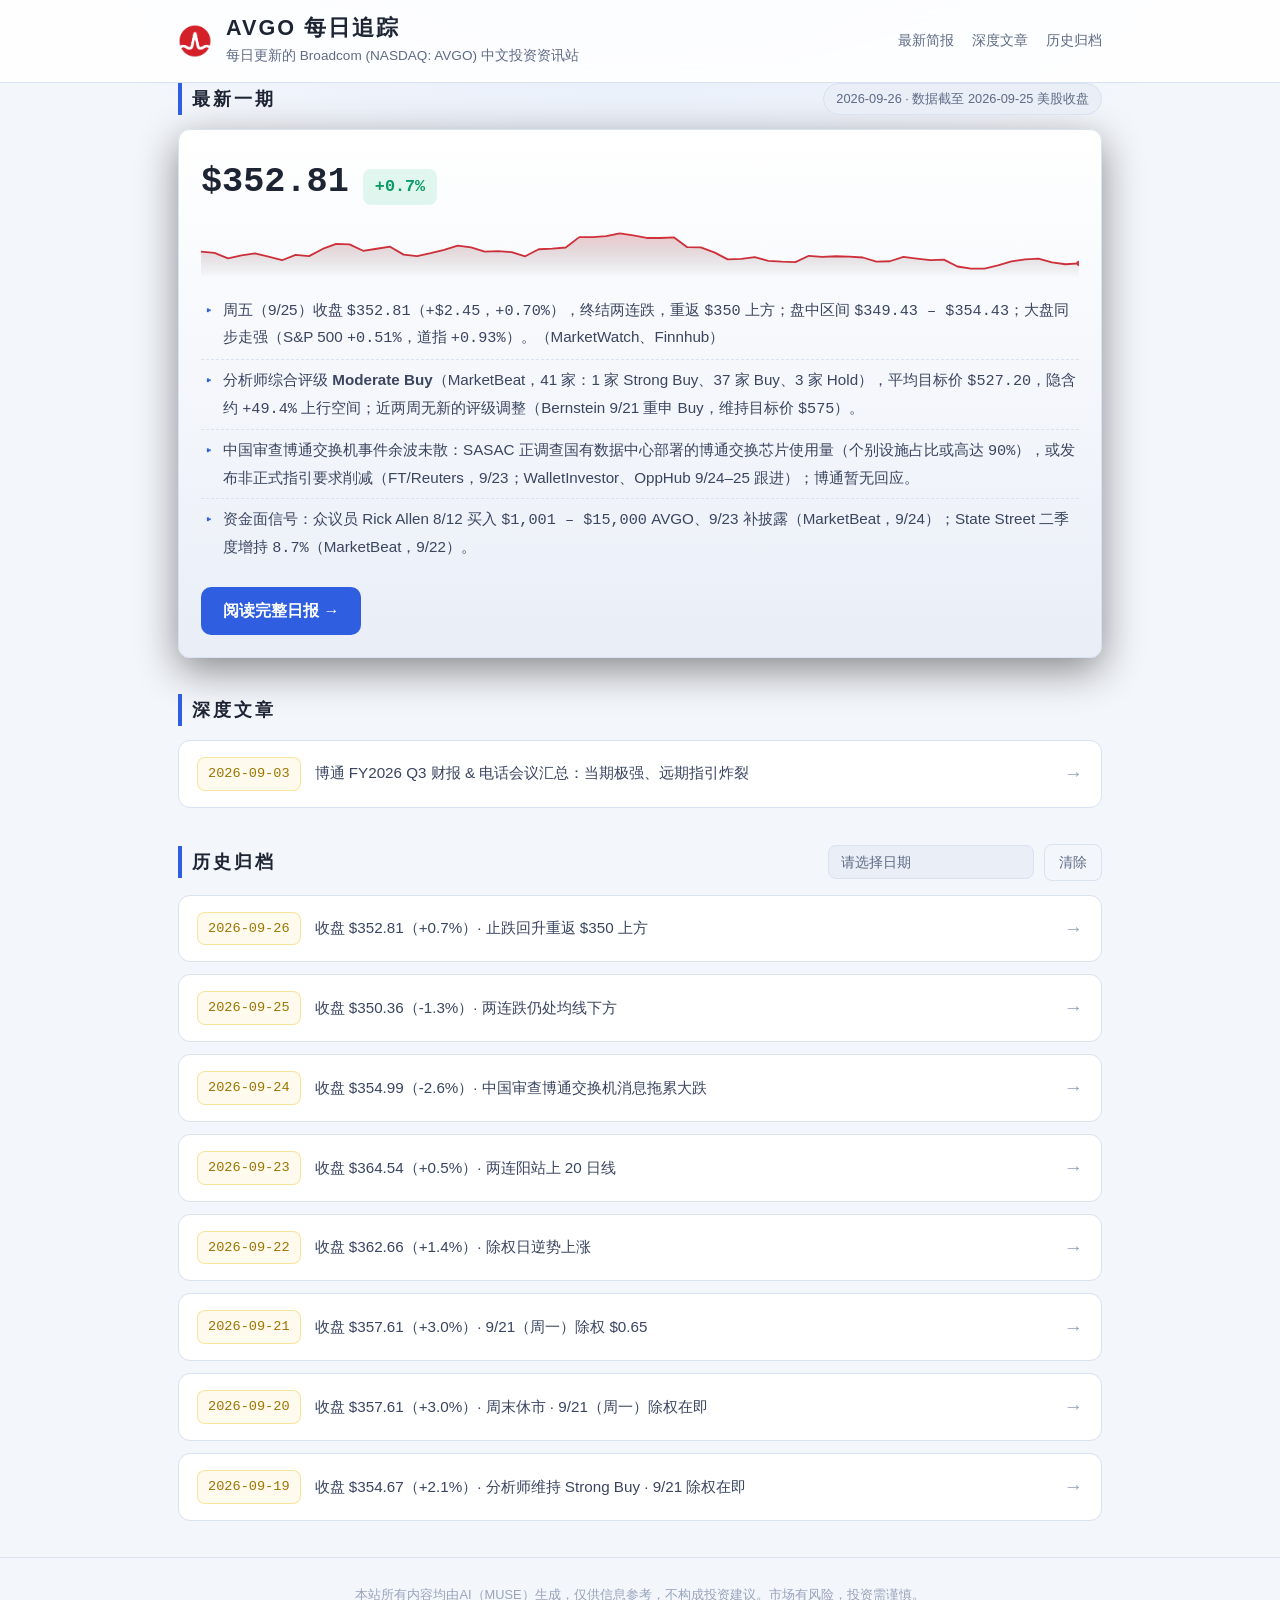
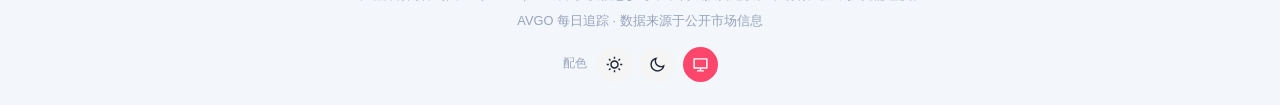
<file: index.html>
<!DOCTYPE html>
<html lang="zh-CN">
<head>
  <meta charset="UTF-8">
  <meta name="viewport" content="width=device-width, initial-scale=1.0">
  <title>AVGO 每日追踪 | Broadcom 中文投资资讯站</title>
  <meta name="description" content="每日更新的 Broadcom (NASDAQ: AVGO) 中文投资资讯站：行情速览、基本面、分析师评级、技术面、社交平台头条。">
  <link rel="stylesheet" href="styles.css">
  <script>(function(){try{var m=localStorage.getItem("avgo-theme")||"system";var t=(m==="dark"||m==="light")?m:((window.matchMedia&&window.matchMedia("(prefers-color-scheme: dark)").matches)?"dark":"light");document.documentElement.setAttribute("data-theme",t);document.documentElement.setAttribute("data-theme-mode",m);}catch(e){}})();</script>
</head>
<body>

<header class="site-header">
  <div class="wrap">
    <div class="brand">
      <a class="brand-logo-link" href="https://www.broadcom.com" target="_blank" rel="noopener" aria-label="Broadcom 官网"><img class="brand-logo" src="assets/broadcom-logo.png" alt="Broadcom"></a>
      <div>
        <h1>AVGO 每日追踪</h1>
        <p class="subtitle">每日更新的 Broadcom (NASDAQ: AVGO) 中文投资资讯站</p>
      </div>
    </div>
    <button class="menu-toggle" type="button" aria-label="打开菜单" aria-expanded="false" aria-controls="site-nav">
    <svg class="icon-menu" viewBox="0 0 24 24" fill="none" stroke="currentColor" stroke-width="2" stroke-linecap="round" aria-hidden="true"><path d="M4 7h16M4 12h16M4 17h16"/></svg>
    <svg class="icon-close" viewBox="0 0 24 24" fill="none" stroke="currentColor" stroke-width="2" stroke-linecap="round" aria-hidden="true"><path d="M6 6l12 12M18 6L6 18"/></svg>
    </button>
    <nav class="nav" id="site-nav">
      <a href="#latest">最新简报</a>
      <a href="#articles">深度文章</a>
      <a href="#archive">历史归档</a>
    </nav>
  </div>
</header>

<main class="wrap">

  <!-- ═══ 最新一期：每日更新时修改本区块 ═══ -->
<section id="latest">
    <div class="section-head">
      <h2>最新一期</h2>
      <span class="date-tag">2026-09-26 · 数据截至 2026-09-25 美股收盘</span>
    </div>
    <article class="brief-card featured">
      <div class="price-row">
        <div class="price num">$352.81</div>
        <div class="change up">+0.7%</div>
      </div>
      <div class="spark-wrap"><canvas class="sparkline" data-spark="spark-latest"></canvas></div>
      <script type="application/json" id="spark-latest">[382.07,378.91,365.02,372.45,377.75,369.34,360.45,373.9,370.78,388.69,401.11,399.97,384.05,389.11,394.28,374.45,370.82,378.16,386.5,396.81,392.47,381.92,383.22,380.91,370.32,387.84,389.28,392.23,418.16,418.28,420.56,427.76,422.4,416.08,416.05,417.82,392.99,392.43,380.0,362.48,364.03,368.45,358.76,356.74,355.59,371.54,368.79,370.34,369.68,367.24,357.16,357.89,368.56,364.38,360.83,361.99,344.72,339.27,339.51,347.3,357.61,362.66,364.54,354.99,350.36,352.81]</script>
      <ul class="key-points">
        <li>周五（9/25）收盘 <span class="num">$352.81</span>（<span class="num">+$2.45</span>，<span class="num">+0.70%</span>），终结两连跌，重返 <span class="num">$350</span> 上方；盘中区间 <span class="num">$349.43 – $354.43</span>；大盘同步走强（S&P 500 <span class="num">+0.51%</span>，道指 <span class="num">+0.93%</span>）。（MarketWatch、Finnhub）</li>
        <li>分析师综合评级 <strong>Moderate Buy</strong>（MarketBeat，41 家：1 家 Strong Buy、37 家 Buy、3 家 Hold），平均目标价 <span class="num">$527.20</span>，隐含约 <span class="num">+49.4%</span> 上行空间；近两周无新的评级调整（Bernstein 9/21 重申 Buy，维持目标价 <span class="num">$575</span>）。</li>
        <li>中国审查博通交换机事件余波未散：SASAC 正调查国有数据中心部署的博通交换芯片使用量（个别设施占比或高达 <span class="num">90%</span>），或发布非正式指引要求削减（FT/Reuters，9/23；WalletInvestor、OppHub 9/24–25 跟进）；博通暂无回应。</li>
        <li>资金面信号：众议员 Rick Allen 8/12 买入 <span class="num">$1,001 – $15,000</span> AVGO、9/23 补披露（MarketBeat，9/24）；State Street 二季度增持 <span class="num">8.7%</span>（MarketBeat，9/22）。</li>
      </ul>
      <a class="btn" href="briefs/2026-09-26.html">阅读完整日报 →</a>
    </article>
  </section>
  <!-- ═══ 最新一期结束 ═══ -->

  <section id="articles">
    <div class="section-head">
      <h2>深度文章</h2>
    </div>
    <div class="archive-list">
      <a class="archive-card" href="articles/fy26q3-earnings.html">
        <span class="archive-date">2026-09-03</span>
        <span class="archive-title">博通 FY2026 Q3 财报 &amp; 电话会议汇总：当期极强、远期指引炸裂</span>
        <span class="archive-arrow">→</span>
      </a>
    </div>
  </section>

  <section id="archive">
    <div class="section-head">
      <h2>历史归档</h2>
      <div class="filter-row">
        <input id="archive-filter" type="text" placeholder="请选择日期" min="2026-01-01" aria-label="按日期筛选简报">
        <button id="archive-clear" type="button">清除</button>
      </div>
    </div>
    <div id="archive-list" class="archive-list">
      <!-- ═══ 归档列表：新增日报时在此处最上方添加一条卡片 ═══ -->
      <a class="archive-card" href="briefs/2026-09-26.html" data-date="2026-09-26">
        <span class="archive-date">2026-09-26</span>
        <span class="archive-title">收盘 $352.81（+0.7%）· 止跌回升重返 $350 上方</span>
        <span class="archive-arrow">→</span>
      </a>
      <a class="archive-card" href="briefs/2026-09-25.html" data-date="2026-09-25">
        <span class="archive-date">2026-09-25</span>
        <span class="archive-title">收盘 $350.36（-1.3%）· 两连跌仍处均线下方</span>
        <span class="archive-arrow">→</span>
      </a>
      <a class="archive-card" href="briefs/2026-09-24.html" data-date="2026-09-24">
        <span class="archive-date">2026-09-24</span>
        <span class="archive-title">收盘 $354.99（-2.6%）· 中国审查博通交换机消息拖累大跌</span>
        <span class="archive-arrow">→</span>
      </a>
      <a class="archive-card" href="briefs/2026-09-23.html" data-date="2026-09-23">
        <span class="archive-date">2026-09-23</span>
        <span class="archive-title">收盘 $364.54（+0.5%）· 两连阳站上 20 日线</span>
        <span class="archive-arrow">→</span>
      </a>
      <a class="archive-card" href="briefs/2026-09-22.html" data-date="2026-09-22">
        <span class="archive-date">2026-09-22</span>
        <span class="archive-title">收盘 $362.66（+1.4%）· 除权日逆势上涨</span>
        <span class="archive-arrow">→</span>
      </a>
      <a class="archive-card" href="briefs/2026-09-21.html" data-date="2026-09-21">
        <span class="archive-date">2026-09-21</span>
        <span class="archive-title">收盘 $357.61（+3.0%）· 9/21（周一）除权 $0.65</span>
        <span class="archive-arrow">→</span>
      </a>
      <a class="archive-card" href="briefs/2026-09-20.html" data-date="2026-09-20">
        <span class="archive-date">2026-09-20</span>
        <span class="archive-title">收盘 $357.61（+3.0%）· 周末休市 · 9/21（周一）除权在即</span>
        <span class="archive-arrow">→</span>
      </a>
      <a class="archive-card" href="briefs/2026-09-19.html" data-date="2026-09-19">
        <span class="archive-date">2026-09-19</span>
        <span class="archive-title">收盘 $354.67（+2.1%）· 分析师维持 Strong Buy · 9/21 除权在即</span>
        <span class="archive-arrow">→</span>
      </a>
      <!-- ═══ 归档列表结束 ═══ -->
    </div>
    <p id="archive-empty" class="empty" hidden>没有匹配该日期的简报。</p>
  </section>

</main>

<footer class="site-footer">
  <div class="wrap">
    <p>本站所有内容均由AI（MUSE）生成，仅供信息参考，不构成投资建议。市场有风险，投资需谨慎。</p>
    <p>AVGO 每日追踪 · 数据来源于公开市场信息</p>
    <div class="theme-switch" role="group" aria-label="配色模式">
      <span class="theme-label">配色</span>
      <button type="button" class="theme-btn theme-btn-icon" data-theme-btn="light" title="浅色" aria-label="浅色"><svg viewBox="0 0 24 24" fill="currentColor" aria-hidden="true"><path d="M12 18C8.68629 18 6 15.3137 6 12C6 8.68629 8.68629 6 12 6C15.3137 6 18 8.68629 18 12C18 15.3137 15.3137 18 12 18ZM12 16C14.2091 16 16 14.2091 16 12C16 9.79086 14.2091 8 12 8C9.79086 8 8 9.79086 8 12C8 14.2091 9.79086 16 12 16ZM11 1H13V4H11V1ZM11 20H13V23H11V20ZM3.51472 4.92893L4.92893 3.51472L7.05025 5.63604L5.63604 7.05025L3.51472 4.92893ZM16.9497 18.364L18.364 16.9497L20.4853 19.0711L19.0711 20.4853L16.9497 18.364ZM19.0711 3.51472L20.4853 4.92893L18.364 7.05025L16.9497 5.63604L19.0711 3.51472ZM5.63604 16.9497L7.05025 18.364L4.92893 20.4853L3.51472 19.0711L5.63604 16.9497ZM23 11V13H20V11H23ZM4 11V13H1V11H4Z"/></svg></button>
      <button type="button" class="theme-btn theme-btn-icon" data-theme-btn="dark" title="深色" aria-label="深色"><svg viewBox="0 0 24 24" fill="currentColor" aria-hidden="true"><path d="M10 7C10 10.866 13.134 14 17 14C18.9584 14 20.729 13.1957 21.9995 11.8995C22 11.933 22 11.9665 22 12C22 17.5228 17.5228 22 12 22C6.47715 22 2 17.5228 2 12C2 6.47715 6.47715 2 12 2C12.0335 2 12.067 2 12.1005 2.00049C10.8043 3.27098 10 5.04157 10 7ZM4 12C4 16.4183 7.58172 20 12 20C15.0583 20 17.7158 18.2839 19.062 15.7621C18.3945 15.9187 17.7035 16 17 16C12.0294 16 8 11.9706 8 7C8 6.29648 8.08133 5.60547 8.2379 4.938C5.71611 6.28423 4 8.9417 4 12Z"/></svg></button>
      <button type="button" class="theme-btn theme-btn-icon" data-theme-btn="system" title="系统配色" aria-label="系统配色"><svg viewBox="0 0 24 24" fill="currentColor" aria-hidden="true"><path d="M4 16H20V5H4V16ZM13 18V20H17V22H7V20H11V18H2.9918C2.44405 18 2 17.5511 2 16.9925V4.00748C2 3.45107 2.45531 3 2.9918 3H21.0082C21.556 3 22 3.44892 22 4.00748V16.9925C22 17.5489 21.5447 18 21.0082 18H13Z"/></svg></button>
    </div>
  </div>
</footer>

<script src="script.js"></script>
<script src="theme.js"></script>
<script src="menu.js"></script>
<script src="header-scroll.js"></script>
<script src="charts.js"></script>
</body>
</html>
</file>
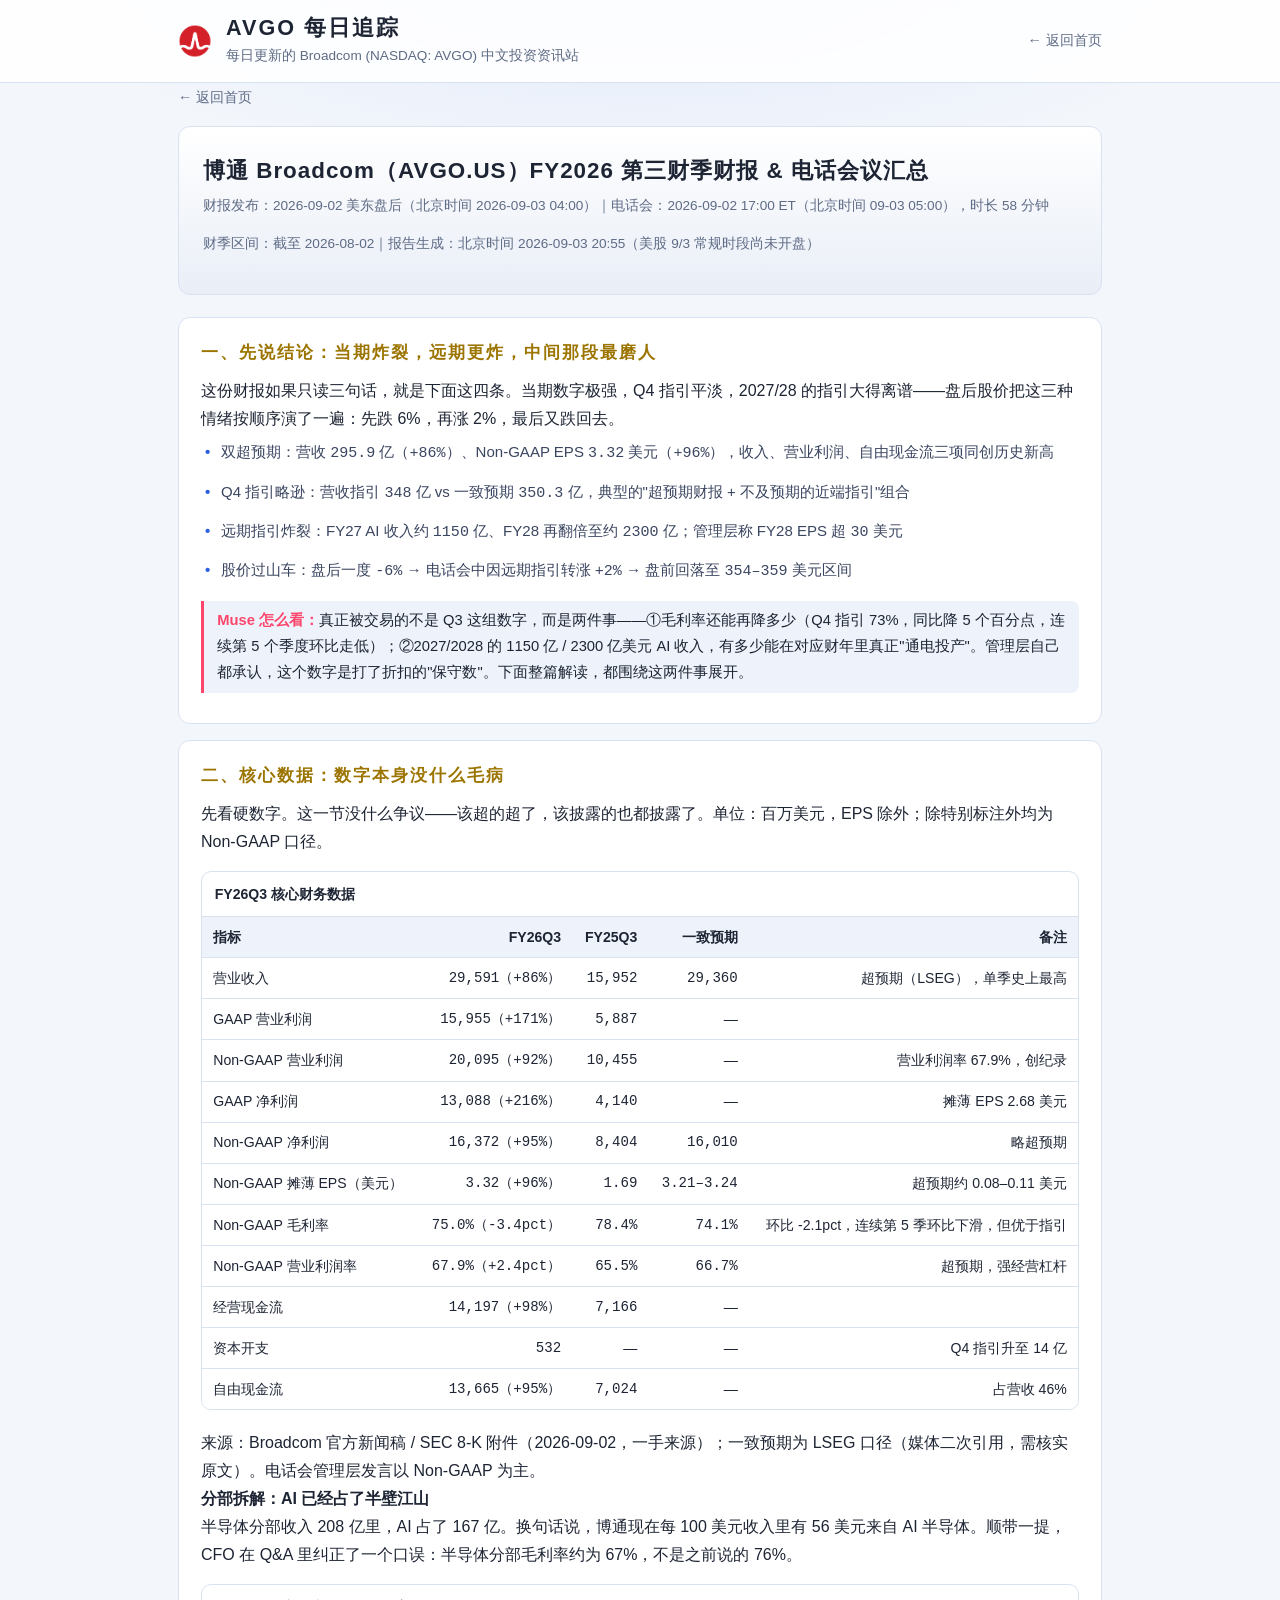
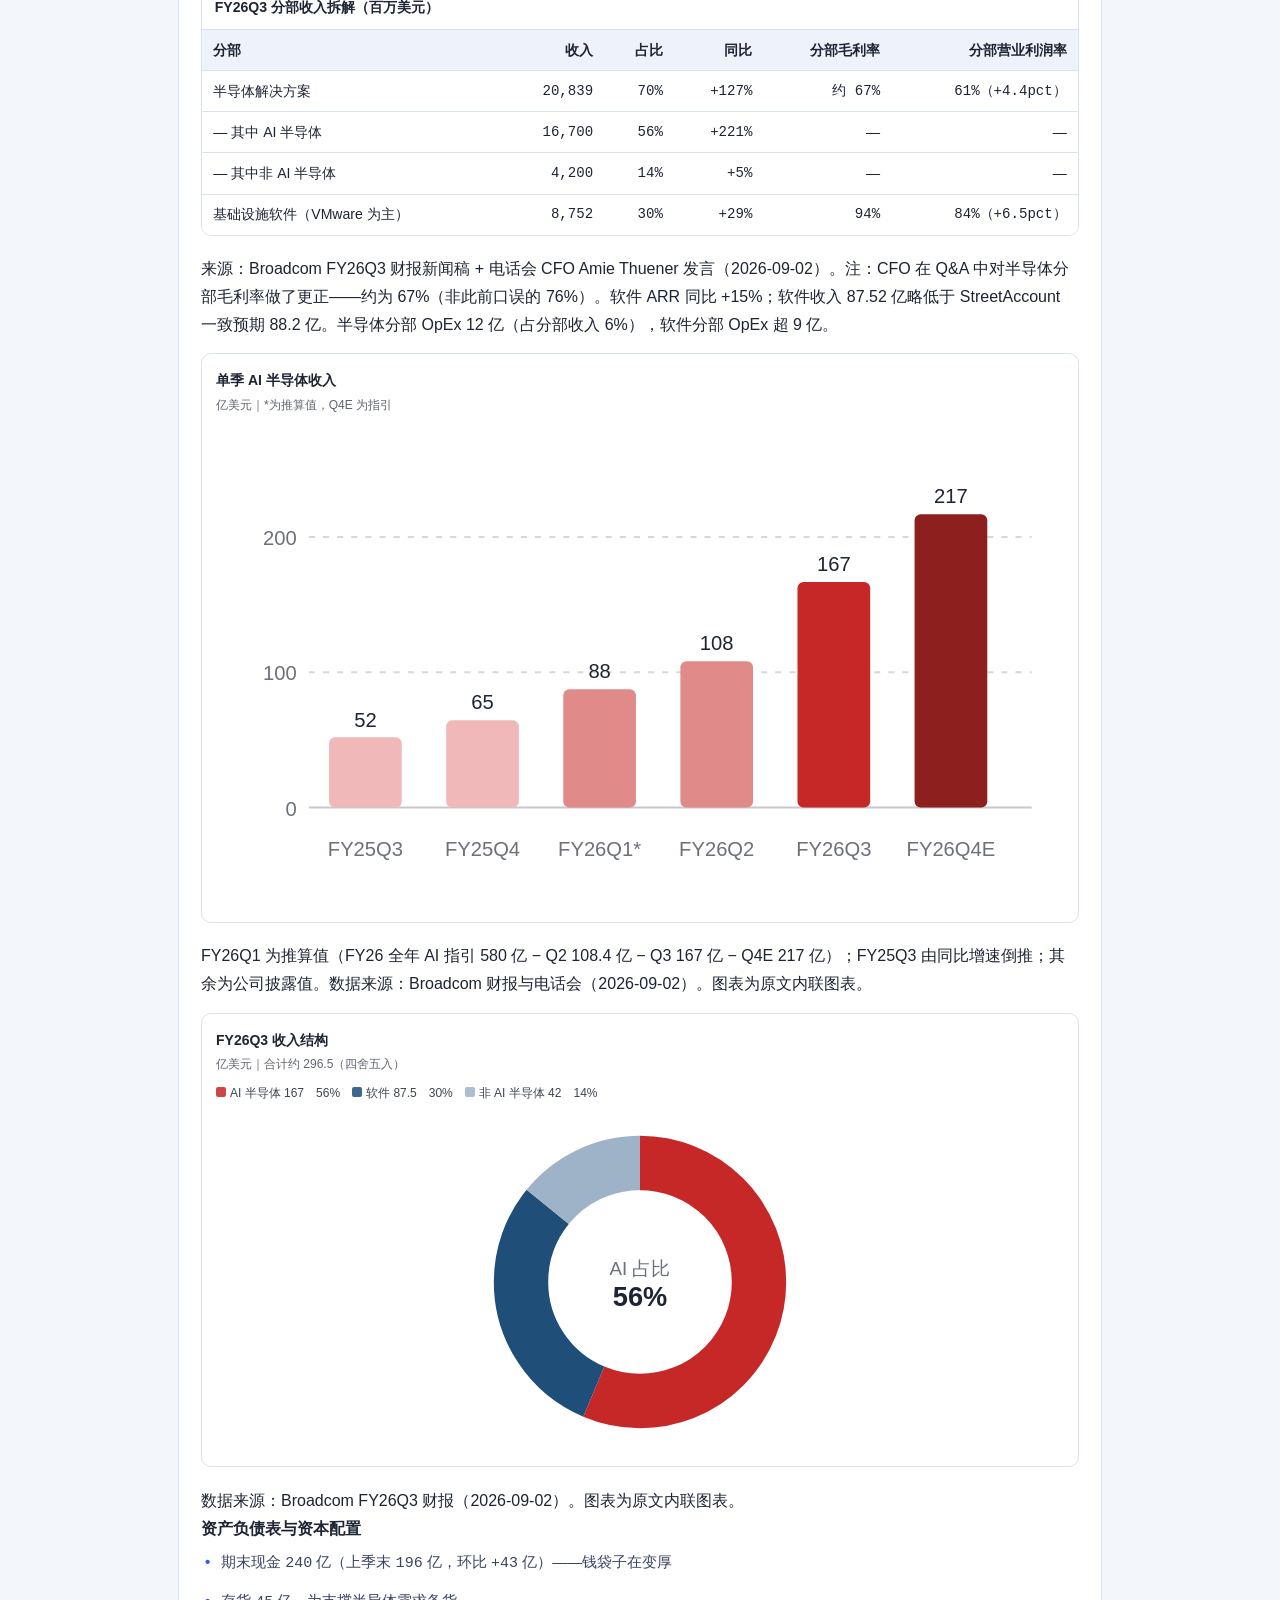
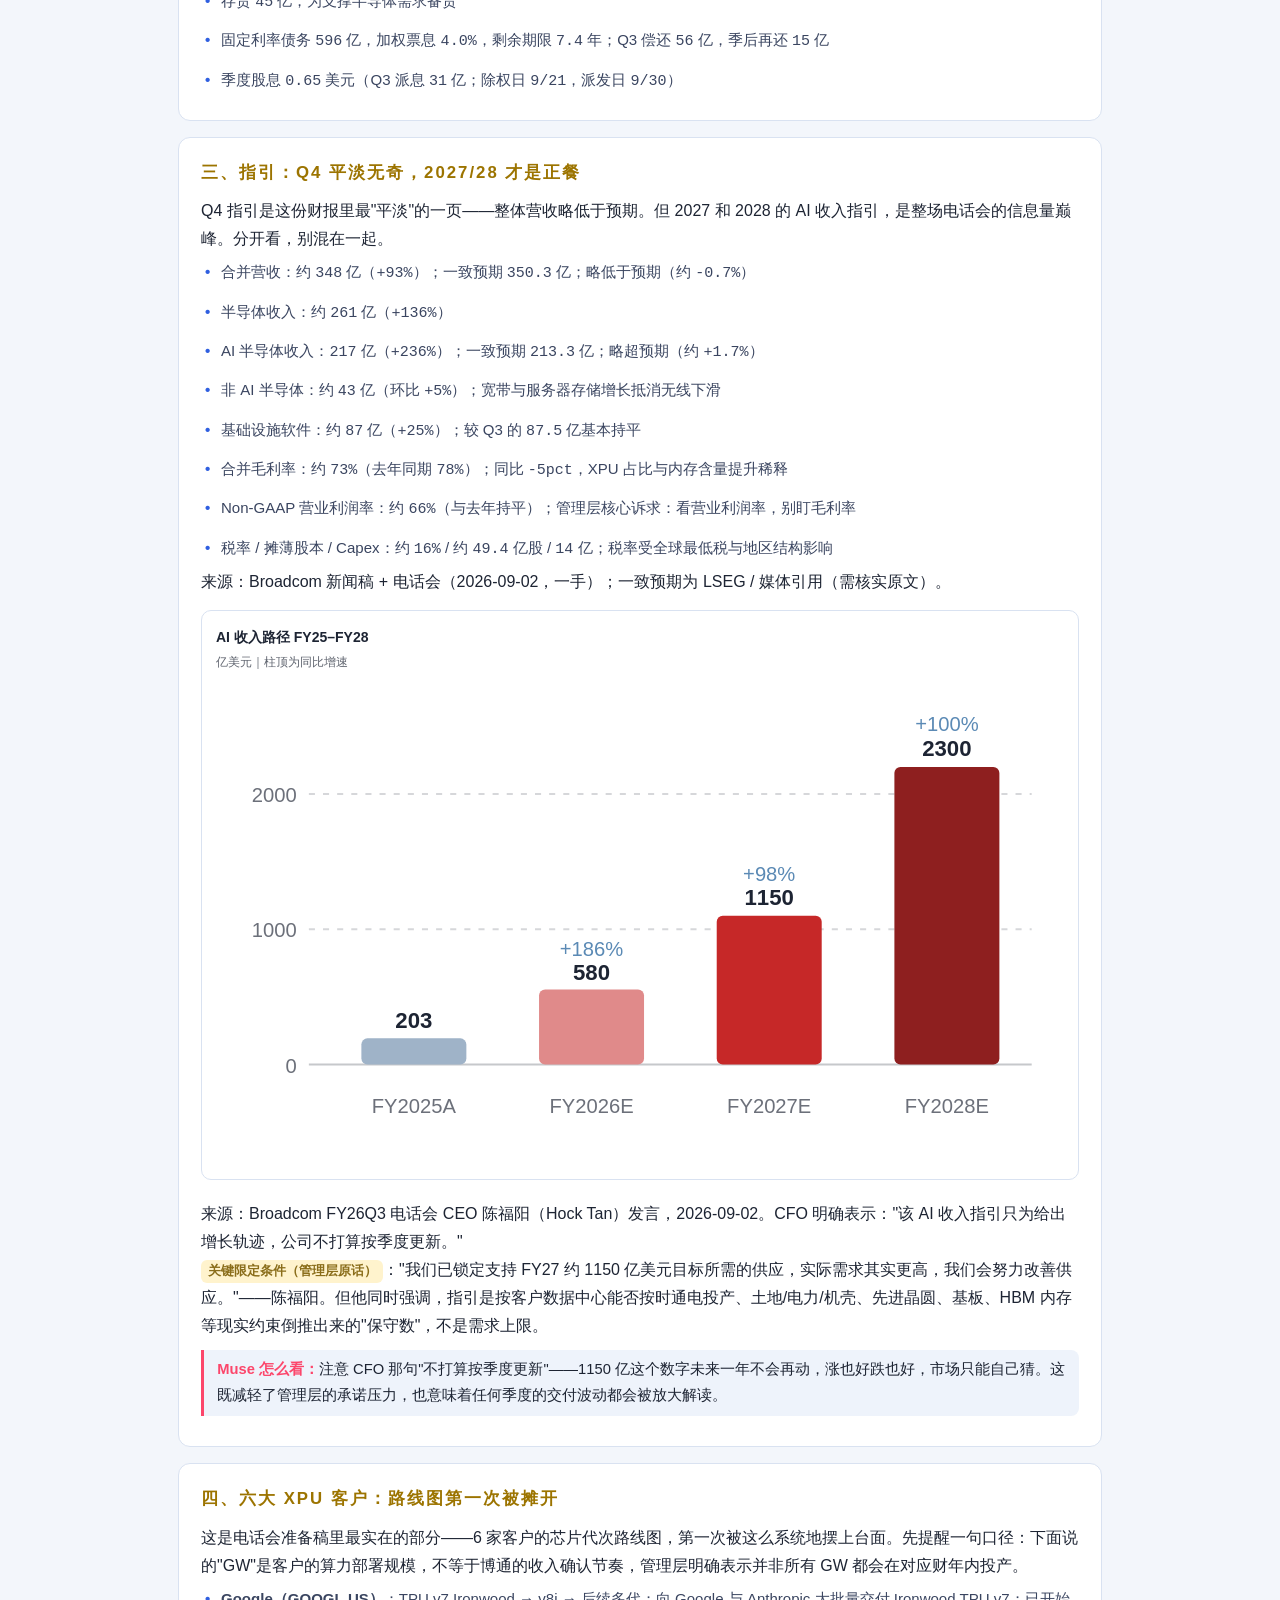
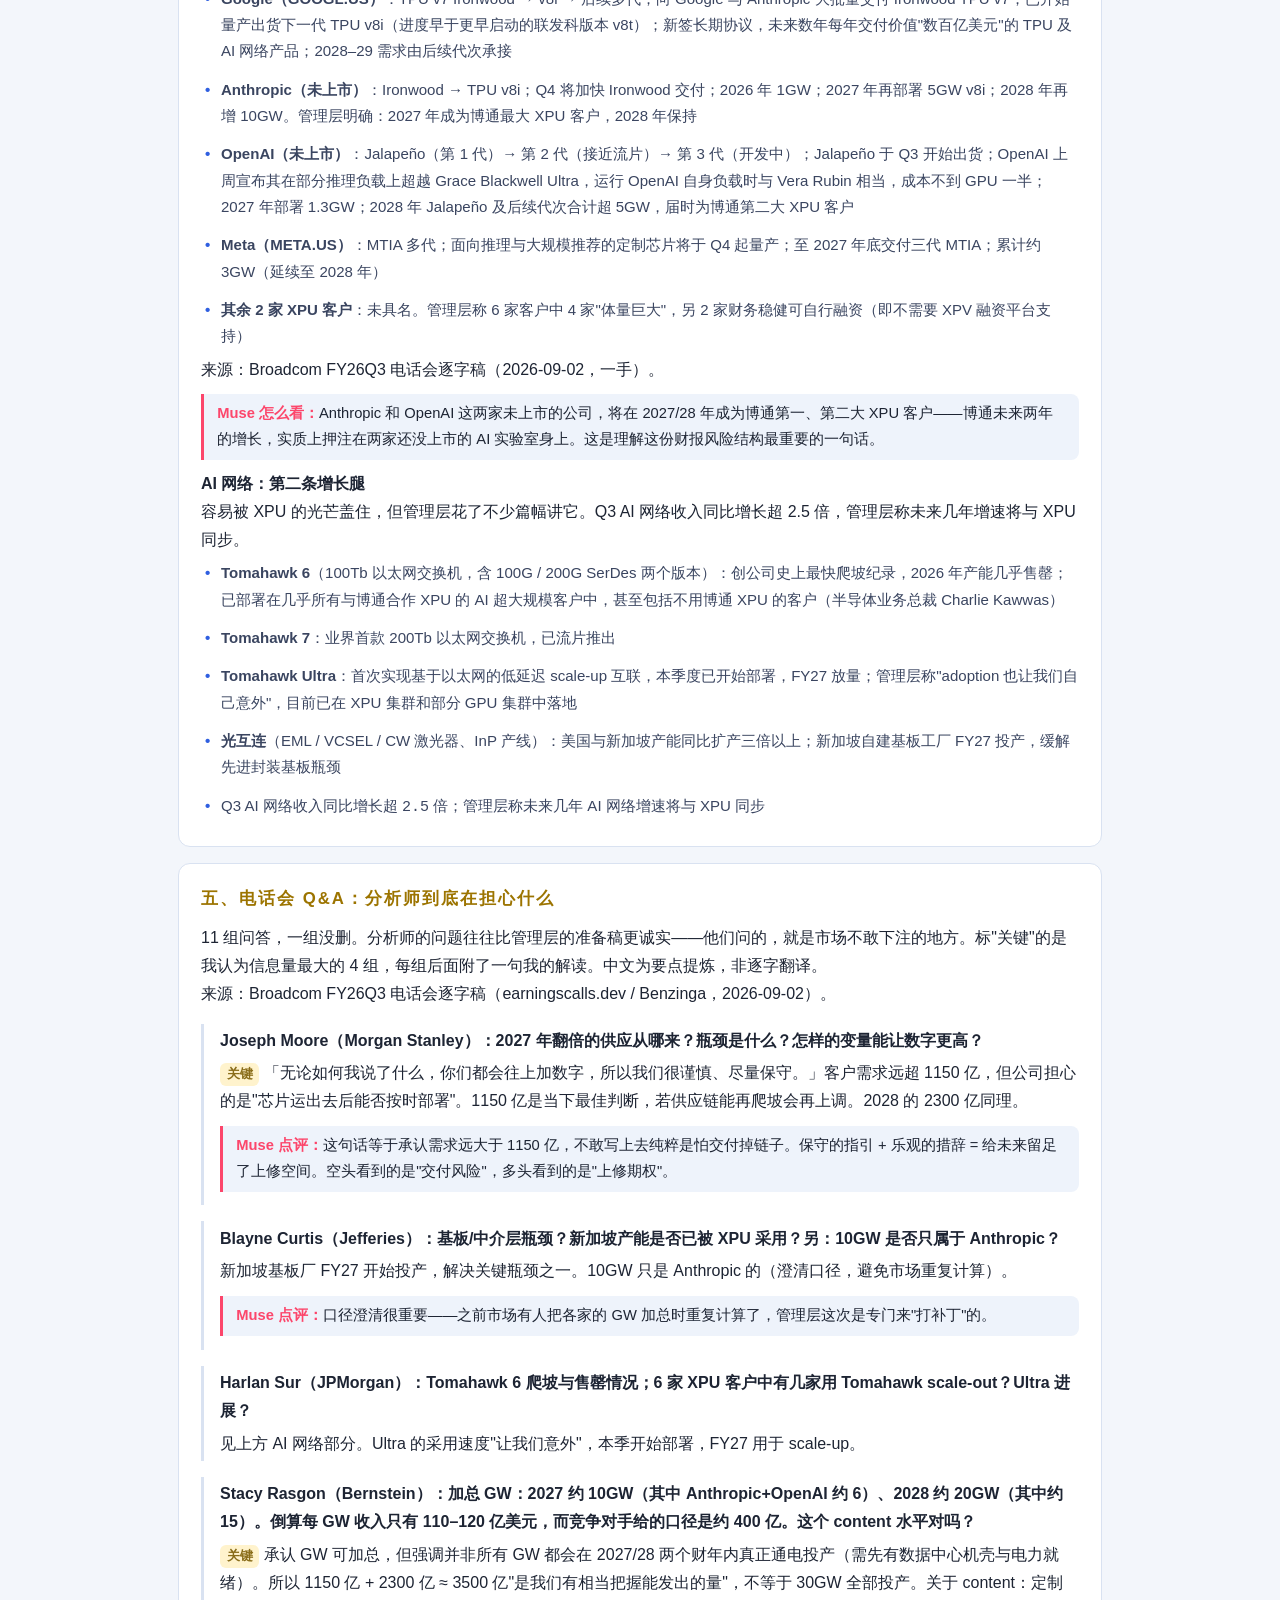
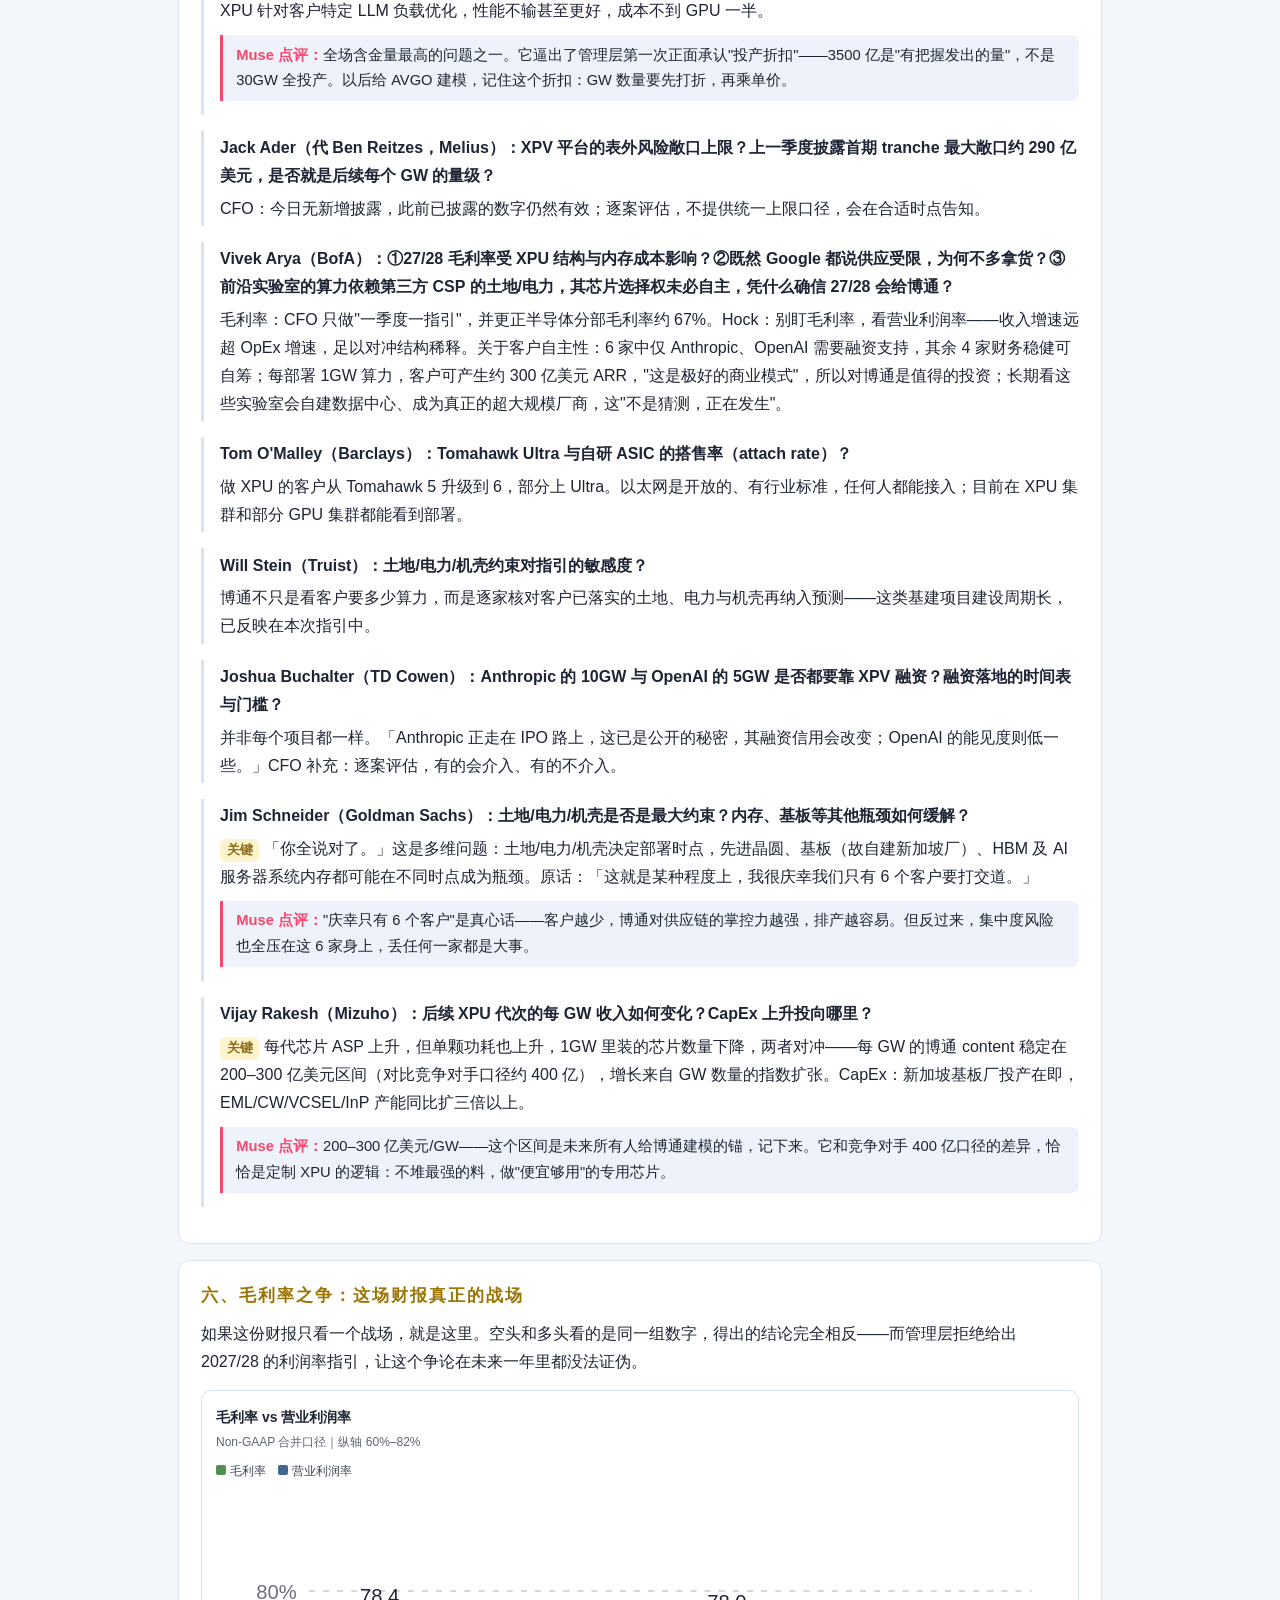
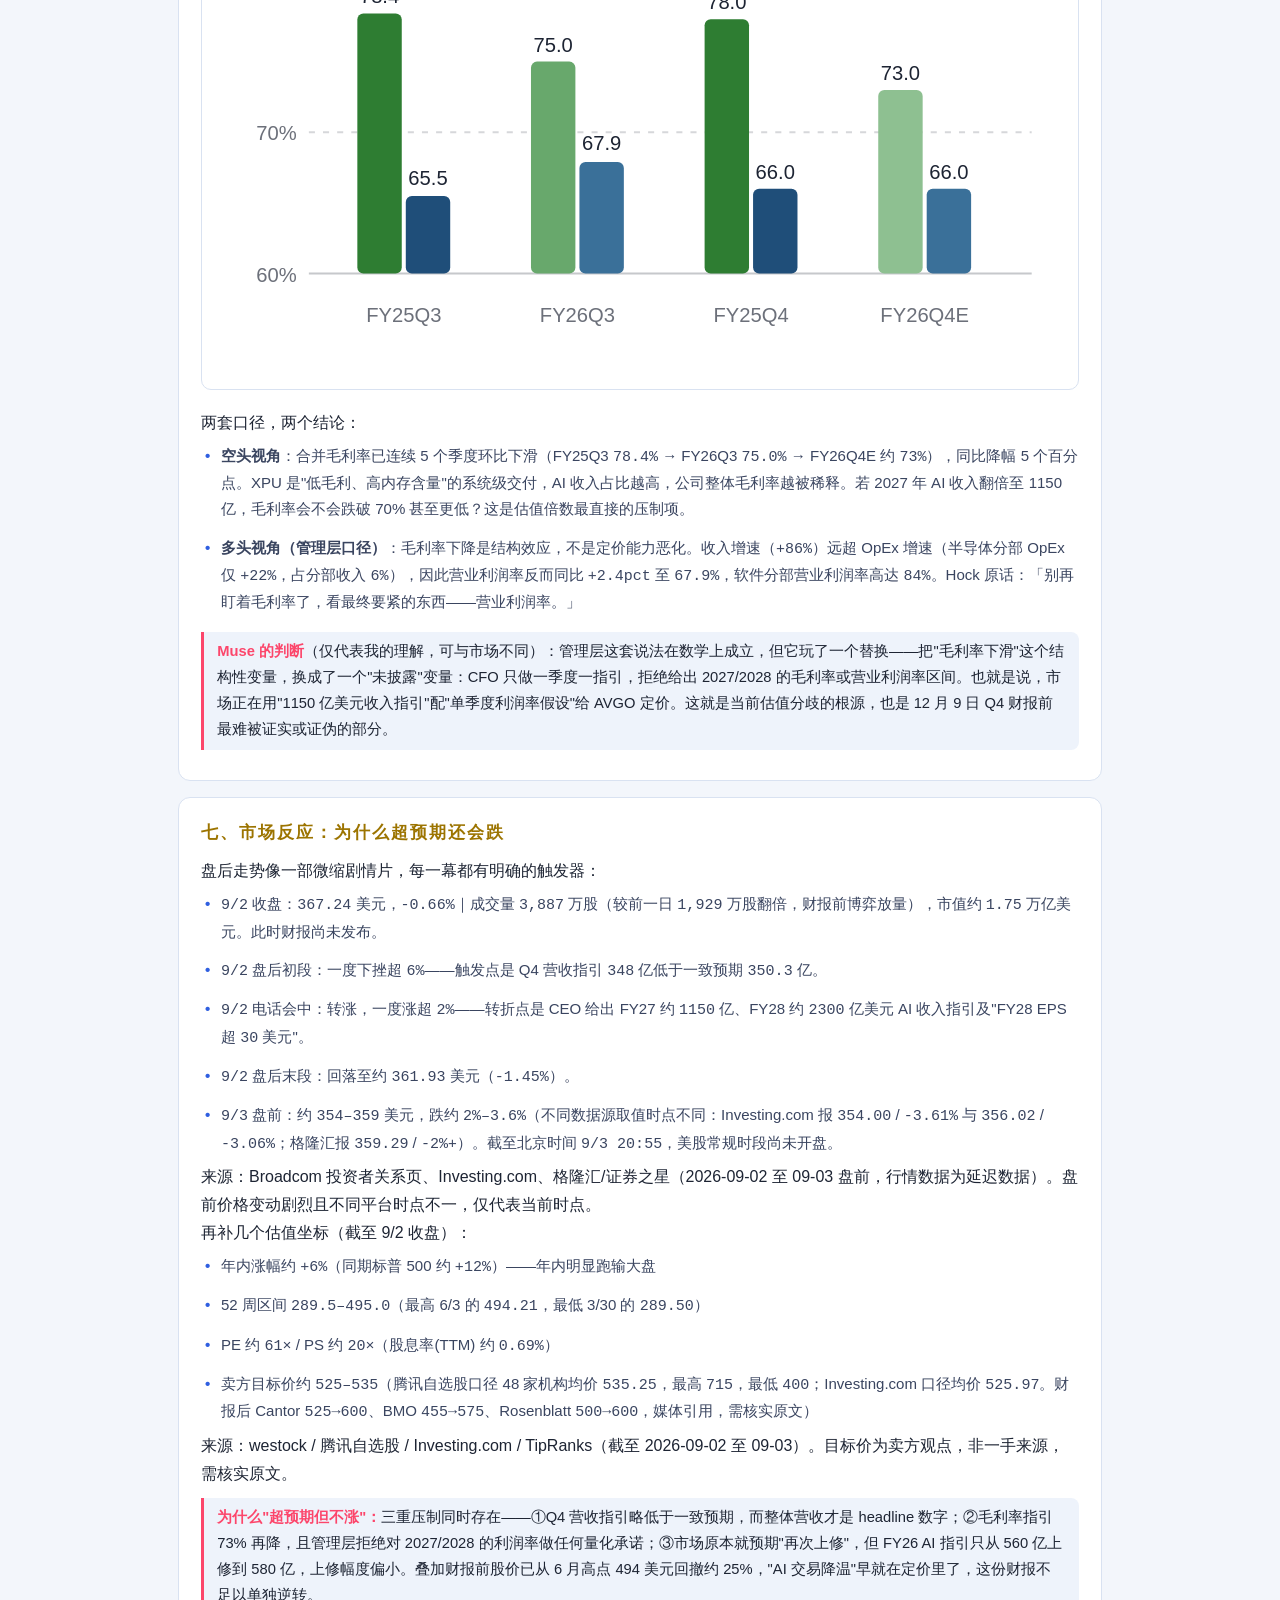
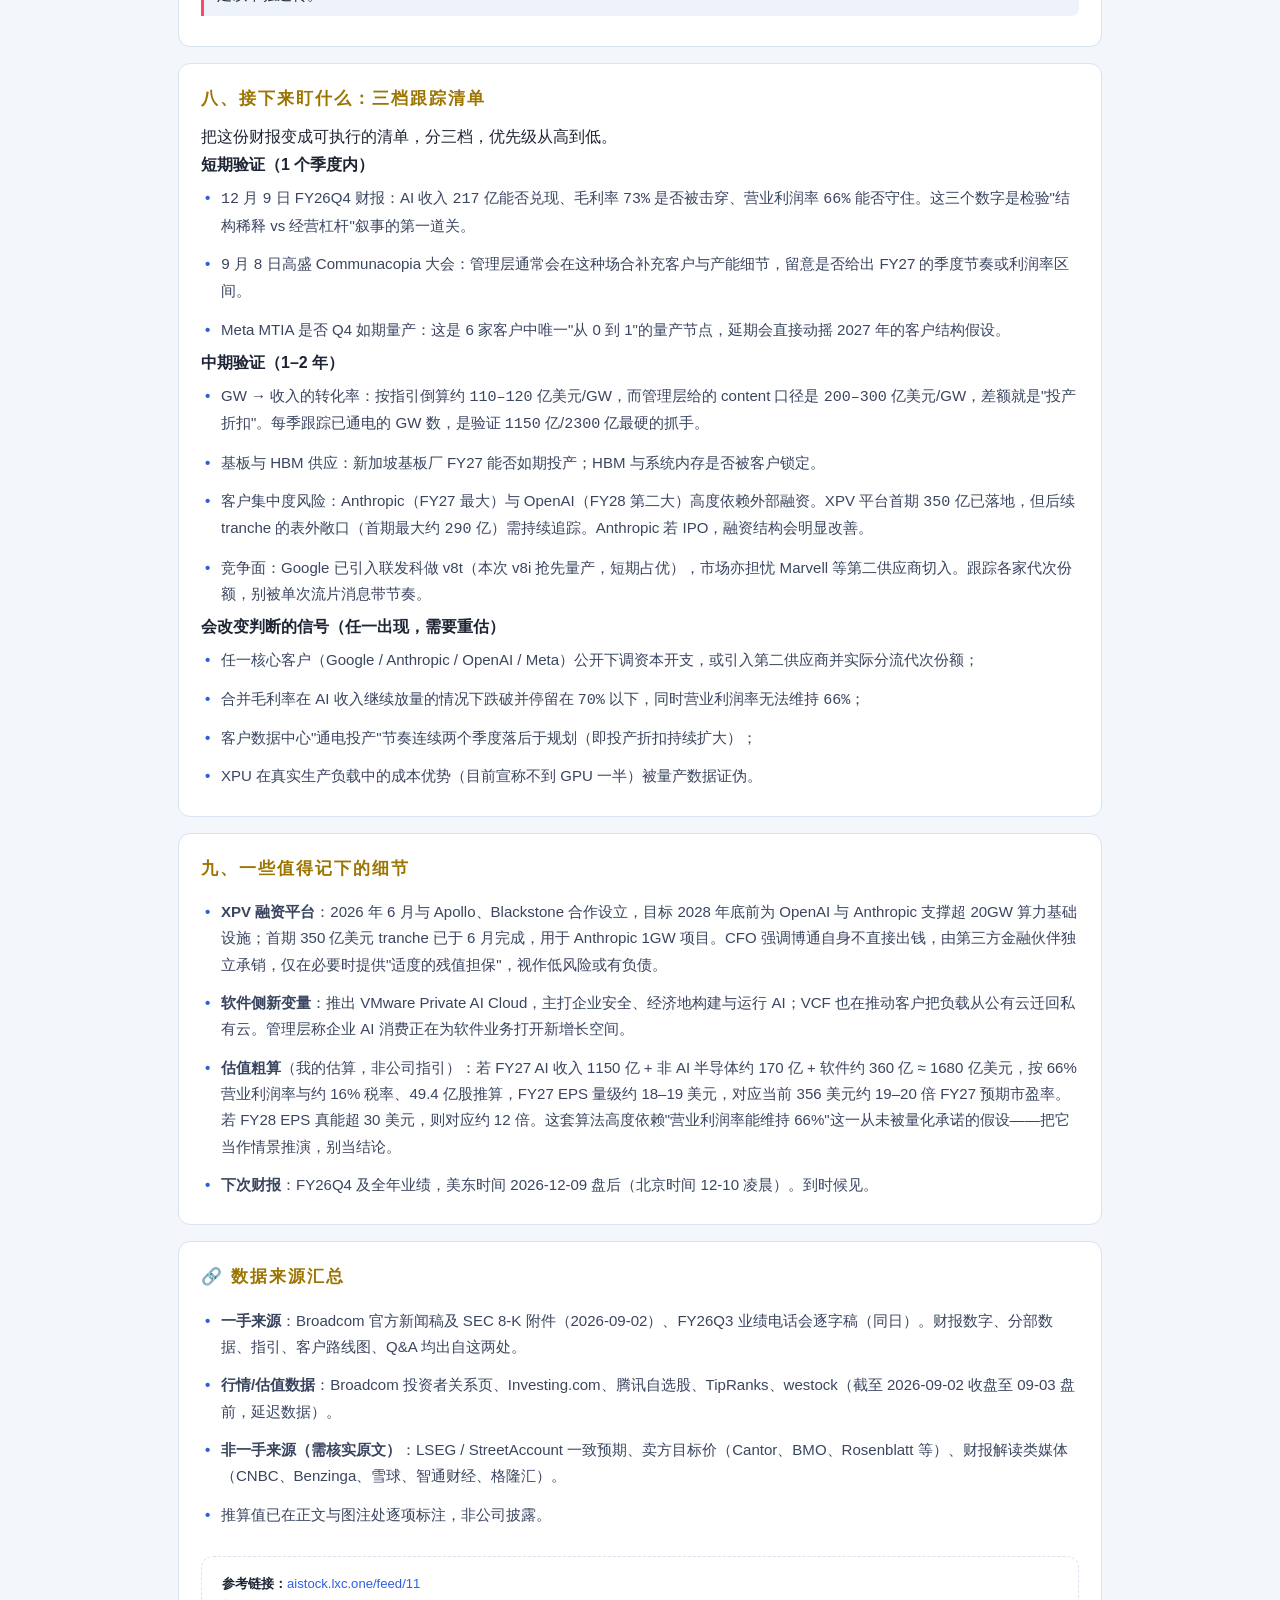
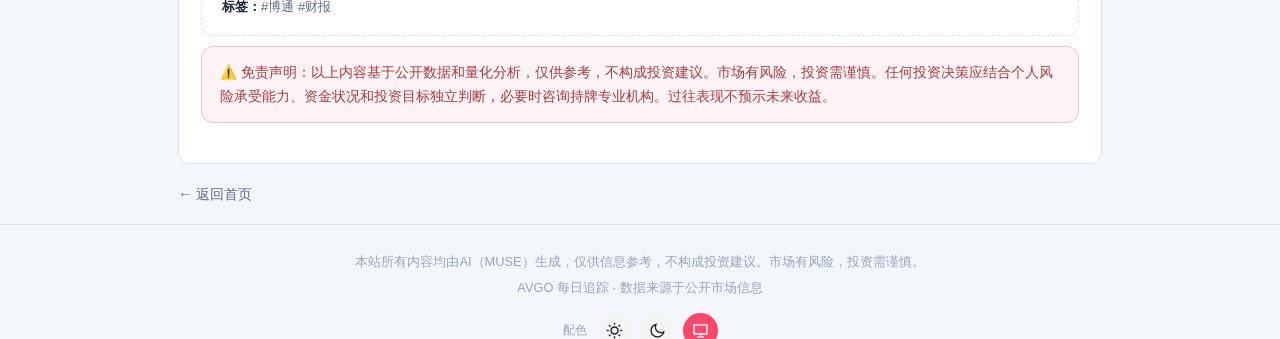
<file: articles/fy26q3-earnings.html>
<!DOCTYPE html>
<html lang="zh-CN">
<head>
<meta charset="UTF-8">
<meta name="viewport" content="width=device-width, initial-scale=1.0">
<title>博通 FY2026 Q3 财报深度解读 | AVGO 每日追踪</title>
<meta name="description" content="博通 FY2026 第三财季财报与电话会议深度解读：核心数据、远期指引、六大 XPU 客户路线图、11 组 Q&A 全记录、毛利率之争。">
<link rel="stylesheet" href="../styles.css">
<script>(function(){try{var m=localStorage.getItem("avgo-theme")||"system";var t=(m==="dark"||m==="light")?m:((window.matchMedia&&window.matchMedia("(prefers-color-scheme: dark)").matches)?"dark":"light");document.documentElement.setAttribute("data-theme",t);document.documentElement.setAttribute("data-theme-mode",m);}catch(e){}})();</script>
</head>
<body>

<header class="site-header">
<div class="wrap">
<div class="brand">
<a class="brand-logo-link" href="https://www.broadcom.com" target="_blank" rel="noopener" aria-label="Broadcom 官网"><img class="brand-logo" src="../assets/broadcom-logo.png" alt="Broadcom"></a>
<div>
<h1>AVGO 每日追踪</h1>
<p class="subtitle">每日更新的 Broadcom (NASDAQ: AVGO) 中文投资资讯站</p>
</div>
</div>
<button class="menu-toggle" type="button" aria-label="打开菜单" aria-expanded="false" aria-controls="site-nav">
<svg class="icon-menu" viewBox="0 0 24 24" fill="none" stroke="currentColor" stroke-width="2" stroke-linecap="round" aria-hidden="true"><path d="M4 7h16M4 12h16M4 17h16"/></svg>
<svg class="icon-close" viewBox="0 0 24 24" fill="none" stroke="currentColor" stroke-width="2" stroke-linecap="round" aria-hidden="true"><path d="M6 6l12 12M18 6L6 18"/></svg>
</button>
<nav class="nav" id="site-nav">
<a href="../index.html">← 返回首页</a>
</nav>
</div>
</header>

<main class="wrap">

<a class="back-link" href="../index.html">← 返回首页</a>

<div class="brief-hero">
<h2>博通 Broadcom（AVGO.US）FY2026 第三财季财报 &amp; 电话会议汇总</h2>
<p class="cutoff">财报发布：2026-09-02 美东盘后（北京时间 2026-09-03 04:00）｜电话会：2026-09-02 17:00 ET（北京时间 09-03 05:00），时长 58 分钟</p>
<p class="cutoff">财季区间：截至 2026-08-02｜报告生成：北京时间 2026-09-03 20:55（美股 9/3 常规时段尚未开盘）</p>
</div>

<section class="brief-section">
<h3>一、先说结论：当期炸裂，远期更炸，中间那段最磨人</h3>
<p>这份财报如果只读三句话，就是下面这四条。当期数字极强，Q4 指引平淡，2027/28 的指引大得离谱——盘后股价把这三种情绪按顺序演了一遍：先跌 6%，再涨 2%，最后又跌回去。</p>
<ul>
<li>双超预期：营收 <span class="num">295.9</span> 亿（<span class="num">+86%</span>）、Non-GAAP EPS <span class="num">3.32</span> 美元（<span class="num">+96%</span>），收入、营业利润、自由现金流三项同创历史新高</li>
<li>Q4 指引略逊：营收指引 <span class="num">348</span> 亿 vs 一致预期 <span class="num">350.3</span> 亿，典型的"超预期财报 + 不及预期的近端指引"组合</li>
<li>远期指引炸裂：FY27 AI 收入约 <span class="num">1150</span> 亿、FY28 再翻倍至约 <span class="num">2300</span> 亿；管理层称 FY28 EPS 超 <span class="num">30</span> 美元</li>
<li>股价过山车：盘后一度 <span class="num">-6%</span> → 电话会中因远期指引转涨 <span class="num">+2%</span> → 盘前回落至 <span class="num">354–359</span> 美元区间</li>
</ul>
<p class="muse-note"><strong>Muse 怎么看：</strong>真正被交易的不是 Q3 这组数字，而是两件事——①毛利率还能再降多少（Q4 指引 73%，同比降 5 个百分点，连续第 5 个季度环比走低）；②2027/2028 的 1150 亿 / 2300 亿美元 AI 收入，有多少能在对应财年里真正"通电投产"。管理层自己都承认，这个数字是打了折扣的"保守数"。下面整篇解读，都围绕这两件事展开。</p>
</section>

<section class="brief-section">
<h3>二、核心数据：数字本身没什么毛病</h3>
<p>先看硬数字。这一节没什么争议——该超的超了，该披露的也都披露了。单位：百万美元，EPS 除外；除特别标注外均为 Non-GAAP 口径。</p>
<div class="data-table-wrap"><table class="data-table">
<caption>FY26Q3 核心财务数据</caption>
<thead><tr><th>指标</th><th>FY26Q3</th><th>FY25Q3</th><th>一致预期</th><th>备注</th></tr></thead>
<tbody>
<tr><td>营业收入</td><td class="num">29,591（+86%）</td><td class="num">15,952</td><td class="num">29,360</td><td>超预期（LSEG），单季史上最高</td></tr>
<tr><td>GAAP 营业利润</td><td class="num">15,955（+171%）</td><td class="num">5,887</td><td>—</td><td></td></tr>
<tr><td>Non-GAAP 营业利润</td><td class="num">20,095（+92%）</td><td class="num">10,455</td><td>—</td><td>营业利润率 67.9%，创纪录</td></tr>
<tr><td>GAAP 净利润</td><td class="num">13,088（+216%）</td><td class="num">4,140</td><td>—</td><td>摊薄 EPS 2.68 美元</td></tr>
<tr><td>Non-GAAP 净利润</td><td class="num">16,372（+95%）</td><td class="num">8,404</td><td class="num">16,010</td><td>略超预期</td></tr>
<tr><td>Non-GAAP 摊薄 EPS（美元）</td><td class="num">3.32（+96%）</td><td class="num">1.69</td><td class="num">3.21–3.24</td><td>超预期约 0.08–0.11 美元</td></tr>
<tr><td>Non-GAAP 毛利率</td><td class="num">75.0%（-3.4pct）</td><td class="num">78.4%</td><td class="num">74.1%</td><td>环比 -2.1pct，连续第 5 季环比下滑，但优于指引</td></tr>
<tr><td>Non-GAAP 营业利润率</td><td class="num">67.9%（+2.4pct）</td><td class="num">65.5%</td><td class="num">66.7%</td><td>超预期，强经营杠杆</td></tr>
<tr><td>经营现金流</td><td class="num">14,197（+98%）</td><td class="num">7,166</td><td>—</td><td></td></tr>
<tr><td>资本开支</td><td class="num">532</td><td>—</td><td>—</td><td>Q4 指引升至 14 亿</td></tr>
<tr><td>自由现金流</td><td class="num">13,665（+95%）</td><td class="num">7,024</td><td>—</td><td>占营收 46%</td></tr>
</tbody>
</table></div>
<p class="src-note">来源：Broadcom 官方新闻稿 / SEC 8-K 附件（2026-09-02，一手来源）；一致预期为 LSEG 口径（媒体二次引用，需核实原文）。电话会管理层发言以 Non-GAAP 为主。</p>

<h4>分部拆解：AI 已经占了半壁江山</h4>
<p>半导体分部收入 208 亿里，AI 占了 167 亿。换句话说，博通现在每 100 美元收入里有 56 美元来自 AI 半导体。顺带一提，CFO 在 Q&A 里纠正了一个口误：半导体分部毛利率约为 67%，不是之前说的 76%。</p>
<div class="data-table-wrap"><table class="data-table">
<caption>FY26Q3 分部收入拆解（百万美元）</caption>
<thead><tr><th>分部</th><th>收入</th><th>占比</th><th>同比</th><th>分部毛利率</th><th>分部营业利润率</th></tr></thead>
<tbody>
<tr><td>半导体解决方案</td><td class="num">20,839</td><td class="num">70%</td><td class="num">+127%</td><td class="num">约 67%</td><td class="num">61%（+4.4pct）</td></tr>
<tr><td>— 其中 AI 半导体</td><td class="num">16,700</td><td class="num">56%</td><td class="num">+221%</td><td>—</td><td>—</td></tr>
<tr><td>— 其中非 AI 半导体</td><td class="num">4,200</td><td class="num">14%</td><td class="num">+5%</td><td>—</td><td>—</td></tr>
<tr><td>基础设施软件（VMware 为主）</td><td class="num">8,752</td><td class="num">30%</td><td class="num">+29%</td><td class="num">94%</td><td class="num">84%（+6.5pct）</td></tr>
</tbody>
</table></div>
<p class="src-note">来源：Broadcom FY26Q3 财报新闻稿 + 电话会 CFO Amie Thuener 发言（2026-09-02）。注：CFO 在 Q&A 中对半导体分部毛利率做了更正——约为 67%（非此前口误的 76%）。软件 ARR 同比 +15%；软件收入 87.52 亿略低于 StreetAccount 一致预期 88.2 亿。半导体分部 OpEx 12 亿（占分部收入 6%），软件分部 OpEx 超 9 亿。</p>

<figure class="chart-figure">
<div class="fig-title">单季 AI 半导体收入</div>
<div class="fig-sub">亿美元｜*为推算值，Q4E 为指引</div>
<svg viewBox="0 0 420 240" width="100%" height="220" role="img" aria-label="单季AI半导体收入柱状图">
      <line x1="46" y1="190" x2="404" y2="190" stroke="currentColor" stroke-opacity=".25"/>
      <line x1="46" y1="123" x2="404" y2="123" stroke="currentColor" stroke-opacity=".18" stroke-dasharray="3 4"/>
      <line x1="46" y1="56" x2="404" y2="56" stroke="currentColor" stroke-opacity=".18" stroke-dasharray="3 4"/>
      <text x="40" y="60" text-anchor="end" font-size="10" fill="currentColor" fill-opacity=".65">200</text>
      <text x="40" y="127" text-anchor="end" font-size="10" fill="currentColor" fill-opacity=".65">100</text>
      <text x="40" y="194" text-anchor="end" font-size="10" fill="currentColor" fill-opacity=".65">0</text>
      <rect x="56" y="155.2" width="36" height="34.8" rx="3" fill="#f0b8b8"/>
      <rect x="114" y="146.7" width="36" height="43.3" rx="3" fill="#f0b8b8"/>
      <rect x="172" y="131.4" width="36" height="58.6" rx="3" fill="#e08a8a"/>
      <rect x="230" y="117.5" width="36" height="72.5" rx="3" fill="#e08a8a"/>
      <rect x="288" y="78.2" width="36" height="111.8" rx="3" fill="#c62828"/>
      <rect x="346" y="44.7" width="36" height="145.3" rx="3" fill="#8e1f1f"/>
      <text x="74" y="150" text-anchor="middle" font-size="10" fill="currentColor">52</text>
      <text x="132" y="141" text-anchor="middle" font-size="10" fill="currentColor">65</text>
      <text x="190" y="126" text-anchor="middle" font-size="10" fill="currentColor">88</text>
      <text x="248" y="112" text-anchor="middle" font-size="10" fill="currentColor">108</text>
      <text x="306" y="73" text-anchor="middle" font-size="10" fill="currentColor">167</text>
      <text x="364" y="39" text-anchor="middle" font-size="10" fill="currentColor">217</text>
      <text x="74" y="214" text-anchor="middle" font-size="10" fill="currentColor" fill-opacity=".65">FY25Q3</text>
      <text x="132" y="214" text-anchor="middle" font-size="10" fill="currentColor" fill-opacity=".65">FY25Q4</text>
      <text x="190" y="214" text-anchor="middle" font-size="10" fill="currentColor" fill-opacity=".65">FY26Q1*</text>
      <text x="248" y="214" text-anchor="middle" font-size="10" fill="currentColor" fill-opacity=".65">FY26Q2</text>
      <text x="306" y="214" text-anchor="middle" font-size="10" fill="currentColor" fill-opacity=".65">FY26Q3</text>
      <text x="364" y="214" text-anchor="middle" font-size="10" fill="currentColor" fill-opacity=".65">FY26Q4E</text>
    </svg>
</figure>
<p class="src-note">FY26Q1 为推算值（FY26 全年 AI 指引 580 亿 − Q2 108.4 亿 − Q3 167 亿 − Q4E 217 亿）；FY25Q3 由同比增速倒推；其余为公司披露值。数据来源：Broadcom 财报与电话会（2026-09-02）。图表为原文内联图表。</p>

<figure class="chart-figure narrow">
<div class="fig-title">FY26Q3 收入结构</div>
<div class="fig-sub">亿美元｜合计约 296.5（四舍五入）</div>
<div class="fig-legend"><span><span class="sw" style="background:#c62828"></span>AI 半导体 167　56%</span><span><span class="sw" style="background:#1f4e79"></span>软件 87.5　30%</span><span><span class="sw" style="background:#9fb3c8"></span>非 AI 半导体 42　14%</span></div>
<svg viewBox="0 0 200 200" width="100%" height="220" role="img" aria-label="FY26Q3收入结构环形图">
      <g transform="rotate(-90 100 100)">
        <circle cx="100" cy="100" r="70" fill="none" stroke="#c62828" stroke-width="32" stroke-dasharray="247.73 192.09" stroke-dashoffset="0"/>
        <circle cx="100" cy="100" r="70" fill="none" stroke="#1f4e79" stroke-width="32" stroke-dasharray="129.80 310.02" stroke-dashoffset="-247.73"/>
        <circle cx="100" cy="100" r="70" fill="none" stroke="#9fb3c8" stroke-width="32" stroke-dasharray="62.29 377.53" stroke-dashoffset="-377.53"/>
      </g>
      <text x="100" y="96" text-anchor="middle" font-size="11" fill="currentColor" fill-opacity=".65">AI 占比</text>
      <text x="100" y="114" text-anchor="middle" font-size="16" font-weight="600" fill="currentColor">56%</text>
    </svg>
</figure>
<p class="src-note">数据来源：Broadcom FY26Q3 财报（2026-09-02）。图表为原文内联图表。</p>

<h4>资产负债表与资本配置</h4>
<ul>
<li>期末现金 <span class="num">240</span> 亿（上季末 <span class="num">196</span> 亿，环比 <span class="num">+43</span> 亿）——钱袋子在变厚</li>
<li>存货 <span class="num">45</span> 亿，为支撑半导体需求备货</li>
<li>固定利率债务 <span class="num">596</span> 亿，加权票息 <span class="num">4.0%</span>，剩余期限 <span class="num">7.4</span> 年；Q3 偿还 <span class="num">56</span> 亿，季后再还 <span class="num">15</span> 亿</li>
<li>季度股息 <span class="num">0.65</span> 美元（Q3 派息 <span class="num">31</span> 亿；除权日 <span class="num">9/21</span>，派发日 <span class="num">9/30</span>）</li>
</ul>
</section>

<section class="brief-section">
<h3>三、指引：Q4 平淡无奇，2027/28 才是正餐</h3>
<p>Q4 指引是这份财报里最"平淡"的一页——整体营收略低于预期。但 2027 和 2028 的 AI 收入指引，是整场电话会的信息量巅峰。分开看，别混在一起。</p>
<ul>
<li>合并营收：约 <span class="num">348</span> 亿（<span class="num">+93%</span>）；一致预期 <span class="num">350.3</span> 亿；略低于预期（约 <span class="num">-0.7%</span>）</li>
<li>半导体收入：约 <span class="num">261</span> 亿（<span class="num">+136%</span>）</li>
<li>AI 半导体收入：<span class="num">217</span> 亿（<span class="num">+236%</span>）；一致预期 <span class="num">213.3</span> 亿；略超预期（约 <span class="num">+1.7%</span>）</li>
<li>非 AI 半导体：约 <span class="num">43</span> 亿（环比 <span class="num">+5%</span>）；宽带与服务器存储增长抵消无线下滑</li>
<li>基础设施软件：约 <span class="num">87</span> 亿（<span class="num">+25%</span>）；较 Q3 的 <span class="num">87.5</span> 亿基本持平</li>
<li>合并毛利率：约 <span class="num">73%</span>（去年同期 <span class="num">78%</span>）；同比 <span class="num">-5pct</span>，XPU 占比与内存含量提升稀释</li>
<li>Non-GAAP 营业利润率：约 <span class="num">66%</span>（与去年持平）；管理层核心诉求：看营业利润率，别盯毛利率</li>
<li>税率 / 摊薄股本 / Capex：约 <span class="num">16%</span> / 约 <span class="num">49.4</span> 亿股 / <span class="num">14</span> 亿；税率受全球最低税与地区结构影响</li>
</ul>
<p class="src-note">来源：Broadcom 新闻稿 + 电话会（2026-09-02，一手）；一致预期为 LSEG / 媒体引用（需核实原文）。</p>

<figure class="chart-figure">
<div class="fig-title">AI 收入路径 FY25–FY28</div>
<div class="fig-sub">亿美元｜柱顶为同比增速</div>
<svg viewBox="0 0 420 240" width="100%" height="220" role="img" aria-label="AI半导体收入三年路径">
    <line x1="46" y1="190" x2="404" y2="190" stroke="currentColor" stroke-opacity=".25"/>
    <line x1="46" y1="123" x2="404" y2="123" stroke="currentColor" stroke-opacity=".18" stroke-dasharray="3 4"/>
    <line x1="46" y1="56" x2="404" y2="56" stroke="currentColor" stroke-opacity=".18" stroke-dasharray="3 4"/>
    <text x="40" y="60" text-anchor="end" font-size="10" fill="currentColor" fill-opacity=".65">2000</text>
    <text x="40" y="127" text-anchor="end" font-size="10" fill="currentColor" fill-opacity=".65">1000</text>
    <text x="40" y="194" text-anchor="end" font-size="10" fill="currentColor" fill-opacity=".65">0</text>
    <rect x="72" y="177.0" width="52" height="13.0" rx="3" fill="#9fb3c8"/>
    <rect x="160" y="152.8" width="52" height="37.2" rx="3" fill="#e08a8a"/>
    <rect x="248" y="116.3" width="52" height="73.7" rx="3" fill="#c62828"/>
    <rect x="336" y="42.6" width="52" height="147.4" rx="3" fill="#8e1f1f"/>
    <text x="98" y="172" text-anchor="middle" font-size="11" font-weight="600" fill="currentColor">203</text>
    <text x="186" y="148" text-anchor="middle" font-size="11" font-weight="600" fill="currentColor">580</text>
    <text x="274" y="111" text-anchor="middle" font-size="11" font-weight="600" fill="currentColor">1150</text>
    <text x="362" y="37" text-anchor="middle" font-size="11" font-weight="600" fill="currentColor">2300</text>
    <text x="186" y="136" text-anchor="middle" font-size="10" fill="#5b8ab5">+186%</text>
    <text x="274" y="99" text-anchor="middle" font-size="10" fill="#5b8ab5">+98%</text>
    <text x="362" y="25" text-anchor="middle" font-size="10" fill="#5b8ab5">+100%</text>
    <text x="98" y="214" text-anchor="middle" font-size="10" fill="currentColor" fill-opacity=".65">FY2025A</text>
    <text x="186" y="214" text-anchor="middle" font-size="10" fill="currentColor" fill-opacity=".65">FY2026E</text>
    <text x="274" y="214" text-anchor="middle" font-size="10" fill="currentColor" fill-opacity=".65">FY2027E</text>
    <text x="362" y="214" text-anchor="middle" font-size="10" fill="currentColor" fill-opacity=".65">FY2028E</text>
  </svg>
</figure>
<p class="src-note">来源：Broadcom FY26Q3 电话会 CEO 陈福阳（Hock Tan）发言，2026-09-02。CFO 明确表示："该 AI 收入指引只为给出增长轨迹，公司不打算按季度更新。"</p>
<p><span class="tag-warn">关键限定条件（管理层原话）</span>："我们已锁定支持 FY27 约 1150 亿美元目标所需的供应，实际需求其实更高，我们会努力改善供应。"——陈福阳。但他同时强调，指引是按客户数据中心能否按时通电投产、土地/电力/机壳、先进晶圆、基板、HBM 内存等现实约束倒推出来的"保守数"，不是需求上限。</p>
<p class="muse-note"><strong>Muse 怎么看：</strong>注意 CFO 那句"不打算按季度更新"——1150 亿这个数字未来一年不会再动，涨也好跌也好，市场只能自己猜。这既减轻了管理层的承诺压力，也意味着任何季度的交付波动都会被放大解读。</p>
</section>

<section class="brief-section">
<h3>四、六大 XPU 客户：路线图第一次被摊开</h3>
<p>这是电话会准备稿里最实在的部分——6 家客户的芯片代次路线图，第一次被这么系统地摆上台面。先提醒一句口径：下面说的"GW"是客户的算力部署规模，不等于博通的收入确认节奏，管理层明确表示并非所有 GW 都会在对应财年内投产。</p>
<ul>
<li><strong>Google（GOOGL.US）</strong>：TPU v7 Ironwood → v8i → 后续多代；向 Google 与 Anthropic 大批量交付 Ironwood TPU v7；已开始量产出货下一代 TPU v8i（进度早于更早启动的联发科版本 v8t）；新签长期协议，未来数年每年交付价值"数百亿美元"的 TPU 及 AI 网络产品；2028–29 需求由后续代次承接</li>
<li><strong>Anthropic（未上市）</strong>：Ironwood → TPU v8i；Q4 将加快 Ironwood 交付；2026 年 1GW；2027 年再部署 5GW v8i；2028 年再增 10GW。管理层明确：2027 年成为博通最大 XPU 客户，2028 年保持</li>
<li><strong>OpenAI（未上市）</strong>：Jalapeño（第 1 代）→ 第 2 代（接近流片）→ 第 3 代（开发中）；Jalapeño 于 Q3 开始出货；OpenAI 上周宣布其在部分推理负载上超越 Grace Blackwell Ultra，运行 OpenAI 自身负载时与 Vera Rubin 相当，成本不到 GPU 一半；2027 年部署 1.3GW；2028 年 Jalapeño 及后续代次合计超 5GW，届时为博通第二大 XPU 客户</li>
<li><strong>Meta（META.US）</strong>：MTIA 多代；面向推理与大规模推荐的定制芯片将于 Q4 起量产；至 2027 年底交付三代 MTIA；累计约 3GW（延续至 2028 年）</li>
<li><strong>其余 2 家 XPU 客户</strong>：未具名。管理层称 6 家客户中 4 家"体量巨大"，另 2 家财务稳健可自行融资（即不需要 XPV 融资平台支持）</li>
</ul>
<p class="src-note">来源：Broadcom FY26Q3 电话会逐字稿（2026-09-02，一手）。</p>
<p class="muse-note"><strong>Muse 怎么看：</strong>Anthropic 和 OpenAI 这两家未上市的公司，将在 2027/28 年成为博通第一、第二大 XPU 客户——博通未来两年的增长，实质上押注在两家还没上市的 AI 实验室身上。这是理解这份财报风险结构最重要的一句话。</p>

<h4>AI 网络：第二条增长腿</h4>
<p>容易被 XPU 的光芒盖住，但管理层花了不少篇幅讲它。Q3 AI 网络收入同比增长超 2.5 倍，管理层称未来几年增速将与 XPU 同步。</p>
<ul>
<li><strong>Tomahawk 6</strong>（100Tb 以太网交换机，含 100G / 200G SerDes 两个版本）：创公司史上最快爬坡纪录，2026 年产能几乎售罄；已部署在几乎所有与博通合作 XPU 的 AI 超大规模客户中，甚至包括不用博通 XPU 的客户（半导体业务总裁 Charlie Kawwas）</li>
<li><strong>Tomahawk 7</strong>：业界首款 200Tb 以太网交换机，已流片推出</li>
<li><strong>Tomahawk Ultra</strong>：首次实现基于以太网的低延迟 scale-up 互联，本季度已开始部署，FY27 放量；管理层称"adoption 也让我们自己意外"，目前已在 XPU 集群和部分 GPU 集群中落地</li>
<li><strong>光互连</strong>（EML / VCSEL / CW 激光器、InP 产线）：美国与新加坡产能同比扩产三倍以上；新加坡自建基板工厂 FY27 投产，缓解先进封装基板瓶颈</li>
<li>Q3 AI 网络收入同比增长超 <span class="num">2.5</span> 倍；管理层称未来几年 AI 网络增速将与 XPU 同步</li>
</ul>
</section>

<section class="brief-section">
<h3>五、电话会 Q&amp;A：分析师到底在担心什么</h3>
<p>11 组问答，一组没删。分析师的问题往往比管理层的准备稿更诚实——他们问的，就是市场不敢下注的地方。标"关键"的是我认为信息量最大的 4 组，每组后面附了一句我的解读。中文为要点提炼，非逐字翻译。</p>
<p class="src-note">来源：Broadcom FY26Q3 电话会逐字稿（earningscalls.dev / Benzinga，2026-09-02）。</p>

<div class="qa">
<p class="q">Joseph Moore（Morgan Stanley）：2027 年翻倍的供应从哪来？瓶颈是什么？怎样的变量能让数字更高？</p>
<p class="a"><span class="tag-warn">关键</span> 「无论如何我说了什么，你们都会往上加数字，所以我们很谨慎、尽量保守。」客户需求远超 1150 亿，但公司担心的是"芯片运出去后能否按时部署"。1150 亿是当下最佳判断，若供应链能再爬坡会再上调。2028 的 2300 亿同理。</p>
<p class="muse-note"><strong>Muse 点评：</strong>这句话等于承认需求远大于 1150 亿，不敢写上去纯粹是怕交付掉链子。保守的指引 + 乐观的措辞 = 给未来留足了上修空间。空头看到的是"交付风险"，多头看到的是"上修期权"。</p>
</div>
<div class="qa">
<p class="q">Blayne Curtis（Jefferies）：基板/中介层瓶颈？新加坡产能是否已被 XPU 采用？另：10GW 是否只属于 Anthropic？</p>
<p class="a">新加坡基板厂 FY27 开始投产，解决关键瓶颈之一。10GW 只是 Anthropic 的（澄清口径，避免市场重复计算）。</p>
<p class="muse-note"><strong>Muse 点评：</strong>口径澄清很重要——之前市场有人把各家的 GW 加总时重复计算了，管理层这次是专门来"打补丁"的。</p>
</div>
<div class="qa">
<p class="q">Harlan Sur（JPMorgan）：Tomahawk 6 爬坡与售罄情况；6 家 XPU 客户中有几家用 Tomahawk scale-out？Ultra 进展？</p>
<p class="a">见上方 AI 网络部分。Ultra 的采用速度"让我们意外"，本季开始部署，FY27 用于 scale-up。</p>
</div>
<div class="qa">
<p class="q">Stacy Rasgon（Bernstein）：加总 GW：2027 约 10GW（其中 Anthropic+OpenAI 约 6）、2028 约 20GW（其中约 15）。倒算每 GW 收入只有 110–120 亿美元，而竞争对手给的口径是约 400 亿。这个 content 水平对吗？</p>
<p class="a"><span class="tag-warn">关键</span> 承认 GW 可加总，但强调并非所有 GW 都会在 2027/28 两个财年内真正通电投产（需先有数据中心机壳与电力就绪）。所以 1150 亿 + 2300 亿 ≈ 3500 亿"是我们有相当把握能发出的量"，不等于 30GW 全部投产。关于 content：定制 XPU 针对客户特定 LLM 负载优化，性能不输甚至更好，成本不到 GPU 一半。</p>
<p class="muse-note"><strong>Muse 点评：</strong>全场含金量最高的问题之一。它逼出了管理层第一次正面承认"投产折扣"——3500 亿是"有把握发出的量"，不是 30GW 全投产。以后给 AVGO 建模，记住这个折扣：GW 数量要先打折，再乘单价。</p>
</div>
<div class="qa">
<p class="q">Jack Ader（代 Ben Reitzes，Melius）：XPV 平台的表外风险敞口上限？上一季度披露首期 tranche 最大敞口约 290 亿美元，是否就是后续每个 GW 的量级？</p>
<p class="a">CFO：今日无新增披露，此前已披露的数字仍然有效；逐案评估，不提供统一上限口径，会在合适时点告知。</p>
</div>
<div class="qa">
<p class="q">Vivek Arya（BofA）：①27/28 毛利率受 XPU 结构与内存成本影响？②既然 Google 都说供应受限，为何不多拿货？③前沿实验室的算力依赖第三方 CSP 的土地/电力，其芯片选择权未必自主，凭什么确信 27/28 会给博通？</p>
<p class="a">毛利率：CFO 只做"一季度一指引"，并更正半导体分部毛利率约 67%。Hock：别盯毛利率，看营业利润率——收入增速远超 OpEx 增速，足以对冲结构稀释。关于客户自主性：6 家中仅 Anthropic、OpenAI 需要融资支持，其余 4 家财务稳健可自筹；每部署 1GW 算力，客户可产生约 300 亿美元 ARR，"这是极好的商业模式"，所以对博通是值得的投资；长期看这些实验室会自建数据中心、成为真正的超大规模厂商，这"不是猜测，正在发生"。</p>
</div>
<div class="qa">
<p class="q">Tom O'Malley（Barclays）：Tomahawk Ultra 与自研 ASIC 的搭售率（attach rate）？</p>
<p class="a">做 XPU 的客户从 Tomahawk 5 升级到 6，部分上 Ultra。以太网是开放的、有行业标准，任何人都能接入；目前在 XPU 集群和部分 GPU 集群都能看到部署。</p>
</div>
<div class="qa">
<p class="q">Will Stein（Truist）：土地/电力/机壳约束对指引的敏感度？</p>
<p class="a">博通不只是看客户要多少算力，而是逐家核对客户已落实的土地、电力与机壳再纳入预测——这类基建项目建设周期长，已反映在本次指引中。</p>
</div>
<div class="qa">
<p class="q">Joshua Buchalter（TD Cowen）：Anthropic 的 10GW 与 OpenAI 的 5GW 是否都要靠 XPV 融资？融资落地的时间表与门槛？</p>
<p class="a">并非每个项目都一样。「Anthropic 正走在 IPO 路上，这已是公开的秘密，其融资信用会改变；OpenAI 的能见度则低一些。」CFO 补充：逐案评估，有的会介入、有的不介入。</p>
</div>
<div class="qa">
<p class="q">Jim Schneider（Goldman Sachs）：土地/电力/机壳是否是最大约束？内存、基板等其他瓶颈如何缓解？</p>
<p class="a"><span class="tag-warn">关键</span> 「你全说对了。」这是多维问题：土地/电力/机壳决定部署时点，先进晶圆、基板（故自建新加坡厂）、HBM 及 AI 服务器系统内存都可能在不同时点成为瓶颈。原话：「这就是某种程度上，我很庆幸我们只有 6 个客户要打交道。」</p>
<p class="muse-note"><strong>Muse 点评：</strong>"庆幸只有 6 个客户"是真心话——客户越少，博通对供应链的掌控力越强，排产越容易。但反过来，集中度风险也全压在这 6 家身上，丢任何一家都是大事。</p>
</div>
<div class="qa">
<p class="q">Vijay Rakesh（Mizuho）：后续 XPU 代次的每 GW 收入如何变化？CapEx 上升投向哪里？</p>
<p class="a"><span class="tag-warn">关键</span> 每代芯片 ASP 上升，但单颗功耗也上升，1GW 里装的芯片数量下降，两者对冲——每 GW 的博通 content 稳定在 200–300 亿美元区间（对比竞争对手口径约 400 亿），增长来自 GW 数量的指数扩张。CapEx：新加坡基板厂投产在即，EML/CW/VCSEL/InP 产能同比扩三倍以上。</p>
<p class="muse-note"><strong>Muse 点评：</strong>200–300 亿美元/GW——这个区间是未来所有人给博通建模的锚，记下来。它和竞争对手 400 亿口径的差异，恰恰是定制 XPU 的逻辑：不堆最强的料，做"便宜够用"的专用芯片。</p>
</div>
</section>
<section class="brief-section">
<h3>六、毛利率之争：这场财报真正的战场</h3>
<p>如果这份财报只看一个战场，就是这里。空头和多头看的是同一组数字，得出的结论完全相反——而管理层拒绝给出 2027/28 的利润率指引，让这个争论在未来一年里都没法证伪。</p>
<figure class="chart-figure">
<div class="fig-title">毛利率 vs 营业利润率</div>
<div class="fig-sub">Non-GAAP 合并口径｜纵轴 60%–82%</div>
<div class="fig-legend"><span><span class="sw" style="background:#2e7d32"></span>毛利率</span><span><span class="sw" style="background:#1f4e79"></span>营业利润率</span></div>
<svg viewBox="0 0 420 240" width="100%" height="220" role="img" aria-label="毛利率与营业利润率对比">
    <line x1="46" y1="190" x2="404" y2="190" stroke="currentColor" stroke-opacity=".25"/>
    <line x1="46" y1="120" x2="404" y2="120" stroke="currentColor" stroke-opacity=".18" stroke-dasharray="3 4"/>
    <line x1="46" y1="50" x2="404" y2="50" stroke="currentColor" stroke-opacity=".18" stroke-dasharray="3 4"/>
    <text x="40" y="54" text-anchor="end" font-size="10" fill="currentColor" fill-opacity=".65">80%</text>
    <text x="40" y="124" text-anchor="end" font-size="10" fill="currentColor" fill-opacity=".65">70%</text>
    <text x="40" y="194" text-anchor="end" font-size="10" fill="currentColor" fill-opacity=".65">60%</text>
    <rect x="70" y="61.2" width="22" height="128.8" rx="3" fill="#2e7d32"/>
    <rect x="94" y="151.5" width="22" height="38.5" rx="3" fill="#1f4e79"/>
    <rect x="156" y="85.0" width="22" height="105.0" rx="3" fill="#68a86c"/>
    <rect x="180" y="134.7" width="22" height="55.3" rx="3" fill="#3a7099"/>
    <rect x="242" y="64.0" width="22" height="126.0" rx="3" fill="#2e7d32"/>
    <rect x="266" y="148.0" width="22" height="42.0" rx="3" fill="#1f4e79"/>
    <rect x="328" y="99.0" width="22" height="91.0" rx="3" fill="#8ec091"/>
    <rect x="352" y="148.0" width="22" height="42.0" rx="3" fill="#3a7099"/>
    <text x="81" y="56" text-anchor="middle" font-size="10" fill="currentColor">78.4</text>
    <text x="105" y="146" text-anchor="middle" font-size="10" fill="currentColor">65.5</text>
    <text x="167" y="80" text-anchor="middle" font-size="10" fill="currentColor">75.0</text>
    <text x="191" y="129" text-anchor="middle" font-size="10" fill="currentColor">67.9</text>
    <text x="253" y="59" text-anchor="middle" font-size="10" fill="currentColor">78.0</text>
    <text x="277" y="143" text-anchor="middle" font-size="10" fill="currentColor">66.0</text>
    <text x="339" y="94" text-anchor="middle" font-size="10" fill="currentColor">73.0</text>
    <text x="363" y="143" text-anchor="middle" font-size="10" fill="currentColor">66.0</text>
    <text x="93" y="214" text-anchor="middle" font-size="10" fill="currentColor" fill-opacity=".65">FY25Q3</text>
    <text x="179" y="214" text-anchor="middle" font-size="10" fill="currentColor" fill-opacity=".65">FY26Q3</text>
    <text x="265" y="214" text-anchor="middle" font-size="10" fill="currentColor" fill-opacity=".65">FY25Q4</text>
    <text x="351" y="214" text-anchor="middle" font-size="10" fill="currentColor" fill-opacity=".65">FY26Q4E</text>
  </svg>
</figure>
<p>两套口径，两个结论：</p>
<ul>
<li><strong>空头视角</strong>：合并毛利率已连续 5 个季度环比下滑（FY25Q3 <span class="num">78.4%</span> → FY26Q3 <span class="num">75.0%</span> → FY26Q4E 约 <span class="num">73%</span>），同比降幅 5 个百分点。XPU 是"低毛利、高内存含量"的系统级交付，AI 收入占比越高，公司整体毛利率越被稀释。若 2027 年 AI 收入翻倍至 1150 亿，毛利率会不会跌破 70% 甚至更低？这是估值倍数最直接的压制项。</li>
<li><strong>多头视角（管理层口径）</strong>：毛利率下降是结构效应，不是定价能力恶化。收入增速（<span class="num">+86%</span>）远超 OpEx 增速（半导体分部 OpEx 仅 <span class="num">+22%</span>，占分部收入 <span class="num">6%</span>），因此营业利润率反而同比 <span class="num">+2.4pct</span> 至 <span class="num">67.9%</span>，软件分部营业利润率高达 <span class="num">84%</span>。Hock 原话：「别再盯着毛利率了，看最终要紧的东西——营业利润率。」</li>
</ul>
<p class="muse-note"><strong>Muse 的判断</strong>（仅代表我的理解，可与市场不同）：管理层这套说法在数学上成立，但它玩了一个替换——把"毛利率下滑"这个结构性变量，换成了一个"未披露"变量：CFO 只做一季度一指引，拒绝给出 2027/2028 的毛利率或营业利润率区间。也就是说，市场正在用"1150 亿美元收入指引"配"单季度利润率假设"给 AVGO 定价。这就是当前估值分歧的根源，也是 12 月 9 日 Q4 财报前最难被证实或证伪的部分。</p>
</section>

<section class="brief-section">
<h3>七、市场反应：为什么超预期还会跌</h3>
<p>盘后走势像一部微缩剧情片，每一幕都有明确的触发器：</p>
<ul>
<li><span class="num">9/2</span> 收盘：<span class="num">367.24</span> 美元，<span class="num">-0.66%</span>｜成交量 <span class="num">3,887</span> 万股（较前一日 <span class="num">1,929</span> 万股翻倍，财报前博弈放量），市值约 <span class="num">1.75</span> 万亿美元。此时财报尚未发布。</li>
<li><span class="num">9/2</span> 盘后初段：一度下挫超 <span class="num">6%</span>——触发点是 Q4 营收指引 <span class="num">348</span> 亿低于一致预期 <span class="num">350.3</span> 亿。</li>
<li><span class="num">9/2</span> 电话会中：转涨，一度涨超 <span class="num">2%</span>——转折点是 CEO 给出 FY27 约 <span class="num">1150</span> 亿、FY28 约 <span class="num">2300</span> 亿美元 AI 收入指引及"FY28 EPS 超 <span class="num">30</span> 美元"。</li>
<li><span class="num">9/2</span> 盘后末段：回落至约 <span class="num">361.93</span> 美元（<span class="num">-1.45%</span>）。</li>
<li><span class="num">9/3</span> 盘前：约 <span class="num">354–359</span> 美元，跌约 <span class="num">2%–3.6%</span>（不同数据源取值时点不同：Investing.com 报 <span class="num">354.00</span> / <span class="num">-3.61%</span> 与 <span class="num">356.02</span> / <span class="num">-3.06%</span>；格隆汇报 <span class="num">359.29</span> / <span class="num">-2%</span>+）。截至北京时间 <span class="num">9/3 20:55</span>，美股常规时段尚未开盘。</li>
</ul>
<p class="src-note">来源：Broadcom 投资者关系页、Investing.com、格隆汇/证券之星（2026-09-02 至 09-03 盘前，行情数据为延迟数据）。盘前价格变动剧烈且不同平台时点不一，仅代表当前时点。</p>
<p>再补几个估值坐标（截至 9/2 收盘）：</p>
<ul>
<li>年内涨幅约 <span class="num">+6%</span>（同期标普 500 约 <span class="num">+12%</span>）——年内明显跑输大盘</li>
<li>52 周区间 <span class="num">289.5–495.0</span>（最高 6/3 的 <span class="num">494.21</span>，最低 3/30 的 <span class="num">289.50</span>）</li>
<li>PE 约 <span class="num">61×</span> / PS 约 <span class="num">20×</span>（股息率(TTM) 约 <span class="num">0.69%</span>）</li>
<li>卖方目标价约 <span class="num">525–535</span>（腾讯自选股口径 48 家机构均价 <span class="num">535.25</span>，最高 <span class="num">715</span>，最低 <span class="num">400</span>；Investing.com 口径均价 <span class="num">525.97</span>。财报后 Cantor <span class="num">525→600</span>、BMO <span class="num">455→575</span>、Rosenblatt <span class="num">500→600</span>，媒体引用，需核实原文）</li>
</ul>
<p class="src-note">来源：westock / 腾讯自选股 / Investing.com / TipRanks（截至 2026-09-02 至 09-03）。目标价为卖方观点，非一手来源，需核实原文。</p>
<p class="muse-note"><strong>为什么"超预期但不涨"：</strong>三重压制同时存在——①Q4 营收指引略低于一致预期，而整体营收才是 headline 数字；②毛利率指引 73% 再降，且管理层拒绝对 2027/2028 的利润率做任何量化承诺；③市场原本就预期"再次上修"，但 FY26 AI 指引只从 560 亿上修到 580 亿，上修幅度偏小。叠加财报前股价已从 6 月高点 494 美元回撤约 25%，"AI 交易降温"早就在定价里了，这份财报不足以单独逆转。</p>
</section>

<section class="brief-section">
<h3>八、接下来盯什么：三档跟踪清单</h3>
<p>把这份财报变成可执行的清单，分三档，优先级从高到低。</p>
<h4>短期验证（1 个季度内）</h4>
<ul>
<li><span class="num">12</span> 月 <span class="num">9</span> 日 FY26Q4 财报：AI 收入 <span class="num">217</span> 亿能否兑现、毛利率 <span class="num">73%</span> 是否被击穿、营业利润率 <span class="num">66%</span> 能否守住。这三个数字是检验"结构稀释 vs 经营杠杆"叙事的第一道关。</li>
<li><span class="num">9</span> 月 <span class="num">8</span> 日高盛 Communacopia 大会：管理层通常会在这种场合补充客户与产能细节，留意是否给出 FY27 的季度节奏或利润率区间。</li>
<li>Meta MTIA 是否 Q4 如期量产：这是 6 家客户中唯一"从 0 到 1"的量产节点，延期会直接动摇 2027 年的客户结构假设。</li>
</ul>
<h4>中期验证（1–2 年）</h4>
<ul>
<li>GW → 收入的转化率：按指引倒算约 <span class="num">110–120</span> 亿美元/GW，而管理层给的 content 口径是 <span class="num">200–300</span> 亿美元/GW，差额就是"投产折扣"。每季跟踪已通电的 GW 数，是验证 <span class="num">1150</span> 亿/<span class="num">2300</span> 亿最硬的抓手。</li>
<li>基板与 HBM 供应：新加坡基板厂 FY27 能否如期投产；HBM 与系统内存是否被客户锁定。</li>
<li>客户集中度风险：Anthropic（FY27 最大）与 OpenAI（FY28 第二大）高度依赖外部融资。XPV 平台首期 <span class="num">350</span> 亿已落地，但后续 tranche 的表外敞口（首期最大约 <span class="num">290</span> 亿）需持续追踪。Anthropic 若 IPO，融资结构会明显改善。</li>
<li>竞争面：Google 已引入联发科做 v8t（本次 v8i 抢先量产，短期占优），市场亦担忧 Marvell 等第二供应商切入。跟踪各家代次份额，别被单次流片消息带节奏。</li>
</ul>
<h4>会改变判断的信号（任一出现，需要重估）</h4>
<ul>
<li>任一核心客户（Google / Anthropic / OpenAI / Meta）公开下调资本开支，或引入第二供应商并实际分流代次份额；</li>
<li>合并毛利率在 AI 收入继续放量的情况下跌破并停留在 <span class="num">70%</span> 以下，同时营业利润率无法维持 <span class="num">66%</span>；</li>
<li>客户数据中心"通电投产"节奏连续两个季度落后于规划（即投产折扣持续扩大）；</li>
<li>XPU 在真实生产负载中的成本优势（目前宣称不到 GPU 一半）被量产数据证伪。</li>
</ul>
</section>

<section class="brief-section">
<h3>九、一些值得记下的细节</h3>
<ul>
<li><strong>XPV 融资平台</strong>：2026 年 6 月与 Apollo、Blackstone 合作设立，目标 2028 年底前为 OpenAI 与 Anthropic 支撑超 20GW 算力基础设施；首期 350 亿美元 tranche 已于 6 月完成，用于 Anthropic 1GW 项目。CFO 强调博通自身不直接出钱，由第三方金融伙伴独立承销，仅在必要时提供"适度的残值担保"，视作低风险或有负债。</li>
<li><strong>软件侧新变量</strong>：推出 VMware Private AI Cloud，主打企业安全、经济地构建与运行 AI；VCF 也在推动客户把负载从公有云迁回私有云。管理层称企业 AI 消费正在为软件业务打开新增长空间。</li>
<li><strong>估值粗算</strong>（我的估算，非公司指引）：若 FY27 AI 收入 1150 亿 + 非 AI 半导体约 170 亿 + 软件约 360 亿 ≈ 1680 亿美元，按 66% 营业利润率与约 16% 税率、49.4 亿股推算，FY27 EPS 量级约 18–19 美元，对应当前 356 美元约 19–20 倍 FY27 预期市盈率。若 FY28 EPS 真能超 30 美元，则对应约 12 倍。这套算法高度依赖"营业利润率能维持 66%"这一从未被量化承诺的假设——把它当作情景推演，别当结论。</li>
<li><strong>下次财报</strong>：FY26Q4 及全年业绩，美东时间 2026-12-09 盘后（北京时间 12-10 凌晨）。到时候见。</li>
</ul>
</section>

<section class="brief-section">
<h3>🔗 数据来源汇总</h3>
<ul>
<li><strong>一手来源</strong>：Broadcom 官方新闻稿及 SEC 8-K 附件（2026-09-02）、FY26Q3 业绩电话会逐字稿（同日）。财报数字、分部数据、指引、客户路线图、Q&amp;A 均出自这两处。</li>
<li><strong>行情/估值数据</strong>：Broadcom 投资者关系页、Investing.com、腾讯自选股、TipRanks、westock（截至 2026-09-02 收盘至 09-03 盘前，延迟数据）。</li>
<li><strong>非一手来源（需核实原文）</strong>：LSEG / StreetAccount 一致预期、卖方目标价（Cantor、BMO、Rosenblatt 等）、财报解读类媒体（CNBC、Benzinga、雪球、智通财经、格隆汇）。</li>
<li>推算值已在正文与图注处逐项标注，非公司披露。</li>
</ul>
<div class="sources">
<strong>参考链接：</strong><a href="https://aistock.lxc.one/feed/11" target="_blank" rel="noopener">aistock.lxc.one/feed/11</a><br>
<strong>标签：</strong>#博通 #财报
</div>
<div class="disclaimer">
⚠️ 免责声明：以上内容基于公开数据和量化分析，仅供参考，不构成投资建议。市场有风险，投资需谨慎。任何投资决策应结合个人风险承受能力、资金状况和投资目标独立判断，必要时咨询持牌专业机构。过往表现不预示未来收益。
</div>
</section>


<a class="back-link" href="../index.html">← 返回首页</a>


</main>

<footer class="site-footer">
<div class="wrap">
<p>本站所有内容均由AI（MUSE）生成，仅供信息参考，不构成投资建议。市场有风险，投资需谨慎。</p>
<p>AVGO 每日追踪 · 数据来源于公开市场信息</p>
<div class="theme-switch" role="group" aria-label="配色模式">
<span class="theme-label">配色</span>
<button type="button" class="theme-btn theme-btn-icon" data-theme-btn="light" title="浅色" aria-label="浅色"><svg viewBox="0 0 24 24" fill="currentColor" aria-hidden="true"><path d="M12 18C8.68629 18 6 15.3137 6 12C6 8.68629 8.68629 6 12 6C15.3137 6 18 8.68629 18 12C18 15.3137 15.3137 18 12 18ZM12 16C14.2091 16 16 14.2091 16 12C16 9.79086 14.2091 8 12 8C9.79086 8 8 9.79086 8 12C8 14.2091 9.79086 16 12 16ZM11 1H13V4H11V1ZM11 20H13V23H11V20ZM3.51472 4.92893L4.92893 3.51472L7.05025 5.63604L5.63604 7.05025L3.51472 4.92893ZM16.9497 18.364L18.364 16.9497L20.4853 19.0711L19.0711 20.4853L16.9497 18.364ZM19.0711 3.51472L20.4853 4.92893L18.364 7.05025L16.9497 5.63604L19.0711 3.51472ZM5.63604 16.9497L7.05025 18.364L4.92893 20.4853L3.51472 19.0711L5.63604 16.9497ZM23 11V13H20V11H23ZM4 11V13H1V11H4Z"/></svg></button>
<button type="button" class="theme-btn theme-btn-icon" data-theme-btn="dark" title="深色" aria-label="深色"><svg viewBox="0 0 24 24" fill="currentColor" aria-hidden="true"><path d="M10 7C10 10.866 13.134 14 17 14C18.9584 14 20.729 13.1957 21.9995 11.8995C22 11.933 22 11.9665 22 12C22 17.5228 17.5228 22 12 22C6.47715 22 2 17.5228 2 12C2 6.47715 6.47715 2 12 2C12.0335 2 12.067 2 12.1005 2.00049C10.8043 3.27098 10 5.04157 10 7ZM4 12C4 16.4183 7.58172 20 12 20C15.0583 20 17.7158 18.2839 19.062 15.7621C18.3945 15.9187 17.7035 16 17 16C12.0294 16 8 11.9706 8 7C8 6.29648 8.08133 5.60547 8.2379 4.938C5.71611 6.28423 4 8.9417 4 12Z"/></svg></button>
<button type="button" class="theme-btn theme-btn-icon" data-theme-btn="system" title="系统配色" aria-label="系统配色"><svg viewBox="0 0 24 24" fill="currentColor" aria-hidden="true"><path d="M4 16H20V5H4V16ZM13 18V20H17V22H7V20H11V18H2.9918C2.44405 18 2 17.5511 2 16.9925V4.00748C2 3.45107 2.45531 3 2.9918 3H21.0082C21.556 3 22 3.44892 22 4.00748V16.9925C22 17.5489 21.5447 18 21.0082 18H13Z"/></svg></button>
</div>
</div>
</footer>

<script src="../theme.js"></script>
<script src="../menu.js"></script>
<script src="../header-scroll.js"></script>
<script src="../charts.js"></script>
</body>
</html>
</file>
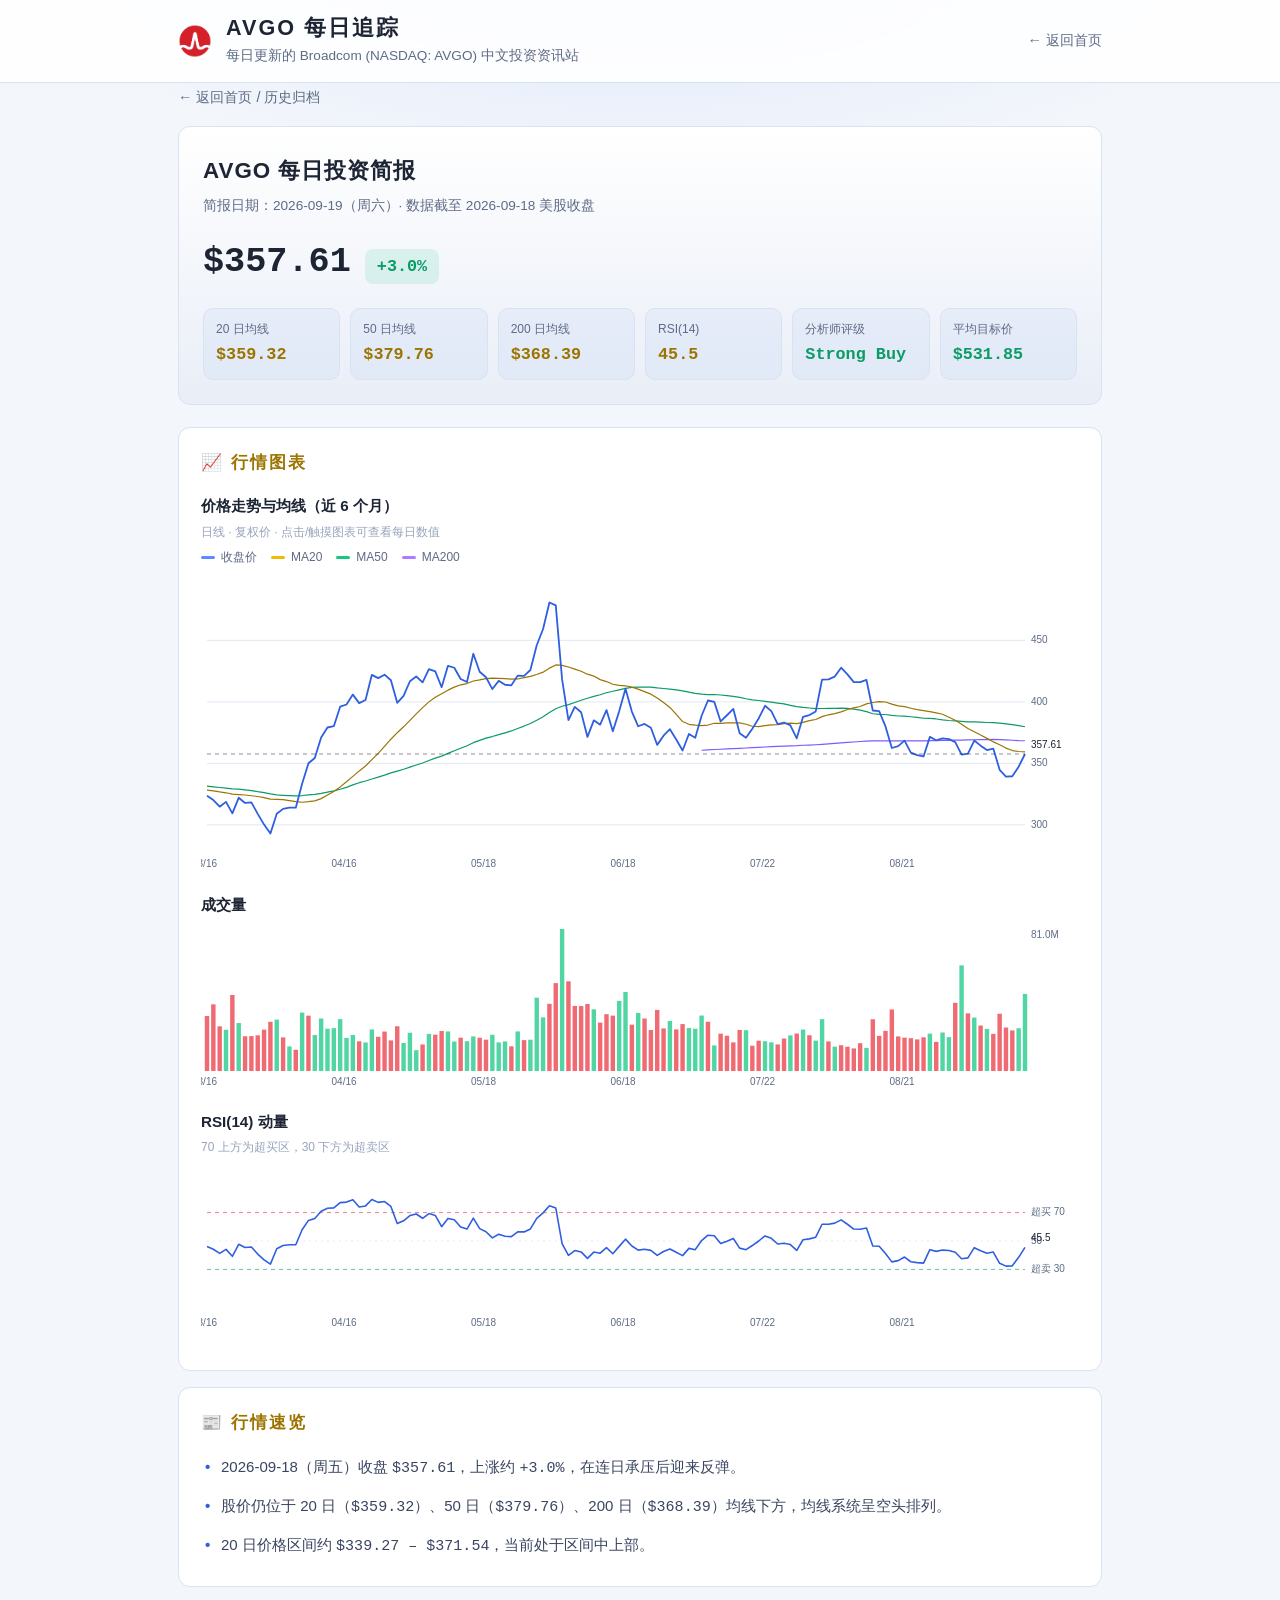
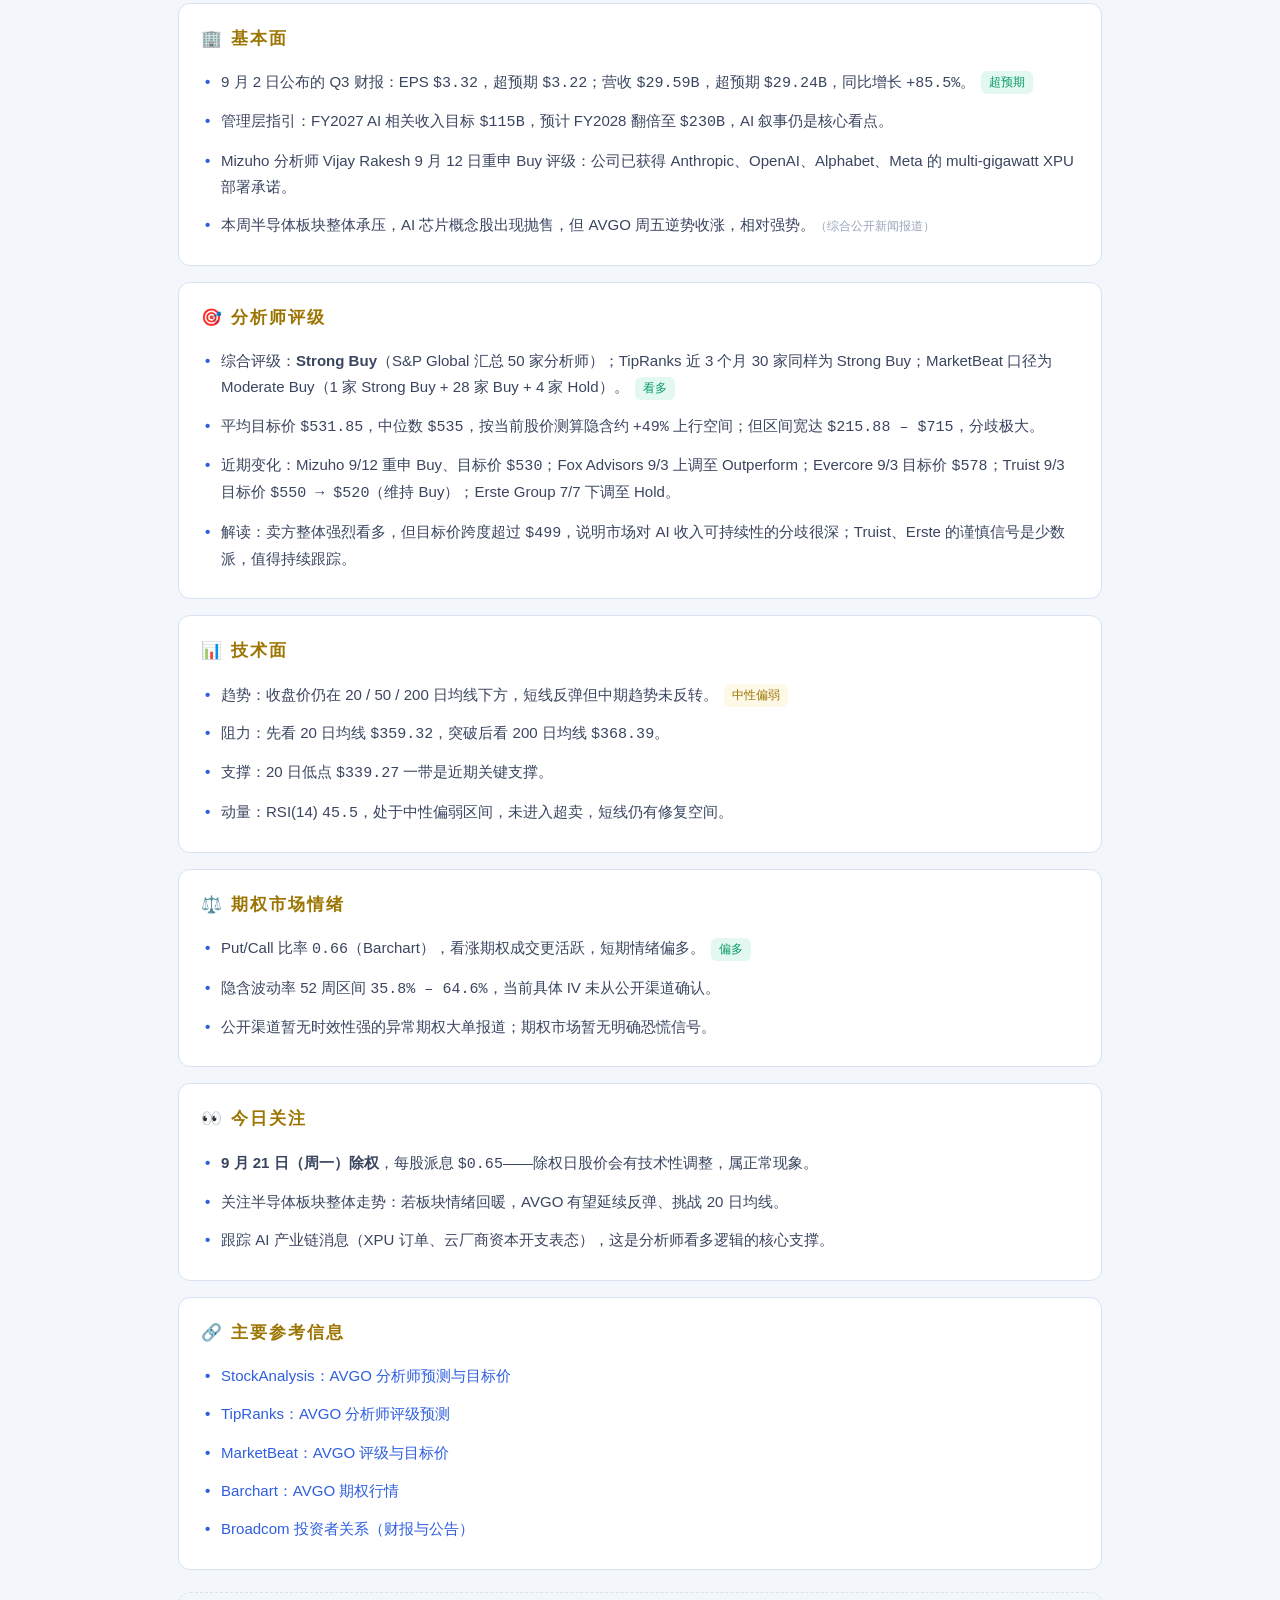
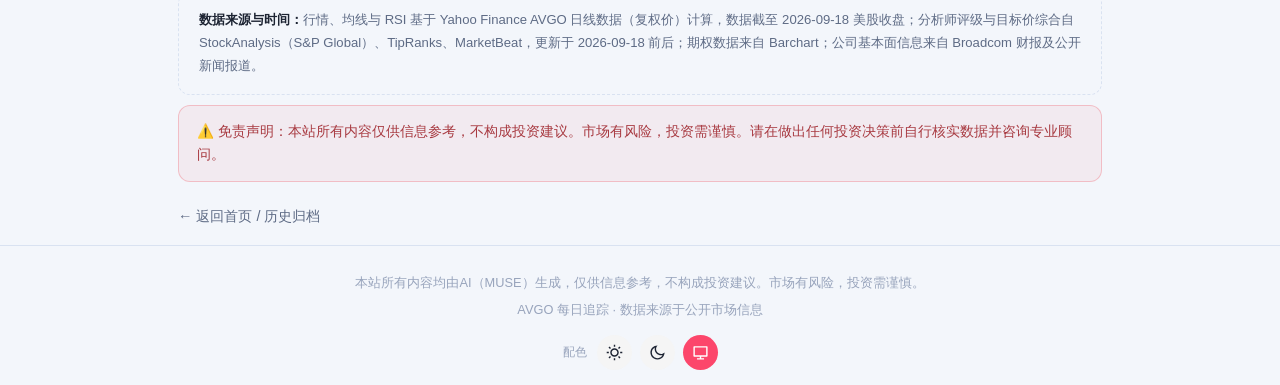
<file: briefs/2026-09-19.html>
<!DOCTYPE html>
<html lang="zh-CN">
<head>
<meta charset="UTF-8">
<meta name="viewport" content="width=device-width, initial-scale=1.0">
<title>AVGO 日报 2026-09-19 | AVGO 每日追踪</title>
<meta name="description" content="Broadcom (AVGO) 2026-09-19 每日投资简报：行情图表、基本面、分析师评级、技术面、期权情绪。">
<link rel="stylesheet" href="../styles.css">
<script>(function(){try{var m=localStorage.getItem("avgo-theme")||"system";var t=(m==="dark"||m==="light")?m:((window.matchMedia&&window.matchMedia("(prefers-color-scheme: dark)").matches)?"dark":"light");document.documentElement.setAttribute("data-theme",t);document.documentElement.setAttribute("data-theme-mode",m);}catch(e){}})();</script>
</head>
<body>

<header class="site-header">
<div class="wrap">
<div class="brand">
<a class="brand-logo-link" href="https://www.broadcom.com" target="_blank" rel="noopener" aria-label="Broadcom 官网"><img class="brand-logo" src="../assets/broadcom-logo.png" alt="Broadcom"></a>
<div>
<h1>AVGO 每日追踪</h1>
<p class="subtitle">每日更新的 Broadcom (NASDAQ: AVGO) 中文投资资讯站</p>
</div>
</div>
<button class="menu-toggle" type="button" aria-label="打开菜单" aria-expanded="false" aria-controls="site-nav">
<svg class="icon-menu" viewBox="0 0 24 24" fill="none" stroke="currentColor" stroke-width="2" stroke-linecap="round" aria-hidden="true"><path d="M4 7h16M4 12h16M4 17h16"/></svg>
<svg class="icon-close" viewBox="0 0 24 24" fill="none" stroke="currentColor" stroke-width="2" stroke-linecap="round" aria-hidden="true"><path d="M6 6l12 12M18 6L6 18"/></svg>
</button>
<nav class="nav" id="site-nav">
<a href="../index.html">← 返回首页</a>
</nav>
</div>
</header>

<main class="wrap">

<a class="back-link" href="../index.html">← 返回首页 / 历史归档</a>

<div class="brief-hero">
<h2>AVGO 每日投资简报</h2>
<p class="cutoff">简报日期：2026-09-19（周六）· 数据截至 2026-09-18 美股收盘</p>
<div class="price-row">
<div class="price num">$357.61</div>
<div class="change up">+3.0%</div>
</div>
<div class="stat-grid">
<div class="stat"><div class="label">20 日均线</div><div class="value num neutral">$359.32</div></div>
<div class="stat"><div class="label">50 日均线</div><div class="value num neutral">$379.76</div></div>
<div class="stat"><div class="label">200 日均线</div><div class="value num neutral">$368.39</div></div>
<div class="stat"><div class="label">RSI(14)</div><div class="value num neutral">45.5</div></div>
<div class="stat"><div class="label">分析师评级</div><div class="value up">Strong Buy</div></div>
<div class="stat"><div class="label">平均目标价</div><div class="value num up">$531.85</div></div>
</div>
</div>

<section class="brief-section">
<h3>📈 行情图表</h3>
<div class="chart-block">
<div class="chart-title">价格走势与均线（近 6 个月）</div>
<div class="chart-sub">日线 · 复权价 · 点击/触摸图表可查看每日数值</div>
<div class="chart-legend">
<span><i class="lg" style="background:#5b8cff"></i>收盘价</span>
<span><i class="lg" style="background:#f0b90b"></i>MA20</span>
<span><i class="lg" style="background:#16c784"></i>MA50</span>
<span><i class="lg" style="background:#b07cff"></i>MA200</span>
</div>
<div class="chart-wrap"><canvas class="chart" data-price="avgo-data-2026-09-19"></canvas></div>
</div>
<div class="chart-block">
<div class="chart-title">成交量</div>
<div class="chart-wrap"><canvas class="chart sm" data-volume="avgo-data-2026-09-19"></canvas></div>
</div>
<div class="chart-block">
<div class="chart-title">RSI(14) 动量</div>
<div class="chart-sub">70 上方为超买区，30 下方为超卖区</div>
<div class="chart-wrap"><canvas class="chart sm" data-rsi="avgo-data-2026-09-19"></canvas></div>
</div>
<script type="application/json" id="avgo-data-2026-09-19">{"dates":["2025-09-19","2025-09-22","2025-09-23","2025-09-24","2025-09-25","2025-09-26","2025-09-29","2025-09-30","2025-10-01","2025-10-02","2025-10-03","2025-10-06","2025-10-07","2025-10-08","2025-10-09","2025-10-10","2025-10-13","2025-10-14","2025-10-15","2025-10-16","2025-10-17","2025-10-20","2025-10-21","2025-10-22","2025-10-23","2025-10-24","2025-10-27","2025-10-28","2025-10-29","2025-10-30","2025-10-31","2025-11-03","2025-11-04","2025-11-05","2025-11-06","2025-11-07","2025-11-10","2025-11-11","2025-11-12","2025-11-13","2025-11-14","2025-11-17","2025-11-18","2025-11-19","2025-11-20","2025-11-21","2025-11-24","2025-11-25","2025-11-26","2025-11-28","2025-12-01","2025-12-02","2025-12-03","2025-12-04","2025-12-05","2025-12-08","2025-12-09","2025-12-10","2025-12-11","2025-12-12","2025-12-15","2025-12-16","2025-12-17","2025-12-18","2025-12-19","2025-12-22","2025-12-23","2025-12-24","2025-12-26","2025-12-29","2025-12-30","2025-12-31","2026-01-02","2026-01-05","2026-01-06","2026-01-07","2026-01-08","2026-01-09","2026-01-12","2026-01-13","2026-01-14","2026-01-15","2026-01-16","2026-01-20","2026-01-21","2026-01-22","2026-01-23","2026-01-26","2026-01-27","2026-01-28","2026-01-29","2026-01-30","2026-02-02","2026-02-03","2026-02-04","2026-02-05","2026-02-06","2026-02-09","2026-02-10","2026-02-11","2026-02-12","2026-02-13","2026-02-17","2026-02-18","2026-02-19","2026-02-20","2026-02-23","2026-02-24","2026-02-25","2026-02-26","2026-02-27","2026-03-02","2026-03-03","2026-03-04","2026-03-05","2026-03-06","2026-03-09","2026-03-10","2026-03-11","2026-03-12","2026-03-13","2026-03-16","2026-03-17","2026-03-18","2026-03-19","2026-03-20","2026-03-23","2026-03-24","2026-03-25","2026-03-26","2026-03-27","2026-03-30","2026-03-31","2026-04-01","2026-04-02","2026-04-06","2026-04-07","2026-04-08","2026-04-09","2026-04-10","2026-04-13","2026-04-14","2026-04-15","2026-04-16","2026-04-17","2026-04-20","2026-04-21","2026-04-22","2026-04-23","2026-04-24","2026-04-27","2026-04-28","2026-04-29","2026-04-30","2026-05-01","2026-05-04","2026-05-05","2026-05-06","2026-05-07","2026-05-08","2026-05-11","2026-05-12","2026-05-13","2026-05-14","2026-05-15","2026-05-18","2026-05-19","2026-05-20","2026-05-21","2026-05-22","2026-05-26","2026-05-27","2026-05-28","2026-05-29","2026-06-01","2026-06-02","2026-06-03","2026-06-04","2026-06-05","2026-06-08","2026-06-09","2026-06-10","2026-06-11","2026-06-12","2026-06-15","2026-06-16","2026-06-17","2026-06-18","2026-06-22","2026-06-23","2026-06-24","2026-06-25","2026-06-26","2026-06-29","2026-06-30","2026-07-01","2026-07-02","2026-07-06","2026-07-07","2026-07-08","2026-07-09","2026-07-10","2026-07-13","2026-07-14","2026-07-15","2026-07-16","2026-07-17","2026-07-20","2026-07-21","2026-07-22","2026-07-23","2026-07-24","2026-07-27","2026-07-28","2026-07-29","2026-07-30","2026-07-31","2026-08-03","2026-08-04","2026-08-05","2026-08-06","2026-08-07","2026-08-10","2026-08-11","2026-08-12","2026-08-13","2026-08-14","2026-08-17","2026-08-18","2026-08-19","2026-08-20","2026-08-21","2026-08-24","2026-08-25","2026-08-26","2026-08-27","2026-08-28","2026-08-31","2026-09-01","2026-09-02","2026-09-03","2026-09-04","2026-09-08","2026-09-09","2026-09-10","2026-09-11","2026-09-14","2026-09-15","2026-09-16","2026-09-17","2026-09-18"],"open":[344.65,342.43,340.24,339.76,332.99,337.43,336.0,330.12,328.15,347.61,341.5,335.92,337.03,333.82,345.75,345.39,352.77,350.13,354.47,356.8,349.61,353.8,350.0,347.3,340.4,352.51,361.54,362.62,373.19,386.4,378.27,372.0,358.52,350.89,360.11,354.19,357.9,358.97,358.04,351.58,331.47,339.82,343.2,340.71,366.0,345.16,347.73,384.93,385.55,399.35,394.85,388.31,380.0,380.68,386.17,402.48,398.75,402.2,404.83,379.96,361.89,336.02,346.61,336.0,333.34,346.03,340.81,350.69,351.06,348.72,349.97,349.73,352.78,354.74,343.6,341.7,342.78,337.92,340.95,352.88,348.97,349.12,346.27,344.1,335.51,335.35,319.3,319.8,329.76,338.85,332.56,332.44,326.11,336.74,319.51,314.34,320.1,330.77,347.47,346.8,343.83,329.85,319.68,329.52,333.01,332.36,332.25,322.54,330.74,326.5,310.7,309.36,313.0,315.68,330.18,328.28,327.25,348.73,342.59,337.74,337.68,326.02,325.76,320.43,312.47,320.12,318.0,320.0,322.59,314.02,307.06,300.87,299.39,313.37,304.49,315.06,326.73,351.75,352.3,360.94,369.66,377.9,389.88,395.0,400.9,405.7,399.41,406.98,422.39,424.98,420.48,400.31,403.5,415.52,415.09,418.22,421.66,435.56,421.82,419.8,427.62,423.43,415.81,416.73,432.81,421.41,409.82,412.81,413.55,417.49,418.5,425.07,421.14,432.95,450.09,488.79,494.78,408.99,407.61,402.62,401.61,381.5,372.82,383.72,395.51,390.21,388.71,409.58,413.66,377.87,386.62,386.58,370.45,373.62,374.79,371.87,365.73,373.61,366.56,377.52,402.19,398.5,393.48,395.72,396.09,384.54,366.05,378.76,390.21,380.2,392.19,387.68,389.82,374.36,380.64,380.35,394.83,384.41,402.97,421.7,420.55,428.4,426.99,426.07,426.26,415.81,411.96,397.26,384.32,372.4,364.39,370.69,364.97,361.1,357.12,361.79,373.6,369.52,364.25,369.68,351.74,359.7,363.68,366.23,360.03,364.85,349.63,346.04,342.37,346.62,352.08],"high":[346.27,346.67,345.22,340.08,338.06,339.08,341.05,331.05,337.95,347.61,344.4,344.13,338.11,346.54,347.31,350.6,359.38,350.67,359.4,363.24,350.97,356.59,351.1,348.01,346.57,358.3,362.75,374.06,386.48,386.4,378.82,374.85,368.95,364.87,363.5,354.5,360.0,361.89,358.87,353.55,344.74,352.2,347.97,359.69,376.08,348.6,382.0,388.13,399.87,403.0,395.42,393.5,382.3,383.89,393.53,407.29,406.93,414.61,409.3,382.0,362.0,347.5,346.61,336.03,343.45,346.24,350.11,352.86,353.25,350.33,352.68,349.88,360.66,355.03,349.05,349.7,343.68,347.39,353.9,359.49,350.69,349.68,354.51,345.4,335.8,336.99,321.99,328.68,334.76,339.99,335.95,338.2,336.06,338.9,319.51,326.53,335.0,352.34,348.01,347.2,346.29,334.32,335.75,337.88,338.44,340.11,338.5,328.31,335.91,326.58,320.0,320.04,315.88,322.64,336.12,343.51,348.49,353.14,345.81,339.83,338.32,329.2,327.44,325.44,323.27,321.51,326.48,324.4,324.3,316.92,307.5,304.77,310.31,315.79,314.69,316.4,334.15,354.14,358.7,376.55,380.86,382.28,397.08,399.68,406.73,406.42,403.6,423.2,429.31,425.0,422.75,405.81,405.64,418.38,423.17,423.83,433.39,437.68,426.49,435.0,433.65,429.34,418.63,442.36,432.81,422.01,417.95,424.17,422.25,419.99,435.31,432.8,429.68,448.9,466.05,488.82,495.0,426.48,410.5,402.84,407.87,385.81,389.5,384.98,396.2,391.79,400.65,412.7,414.64,391.02,388.74,388.8,373.69,376.21,379.62,373.75,374.0,383.16,372.96,395.09,407.52,402.44,395.75,397.33,399.0,386.74,377.35,383.59,390.58,398.59,397.61,389.27,389.9,385.8,386.12,388.68,399.92,392.61,422.07,427.0,428.03,430.84,432.73,426.76,426.5,424.92,412.5,399.36,385.78,373.91,367.12,375.13,366.17,362.99,359.47,371.72,376.59,372.75,371.4,371.09,359.4,360.16,372.7,368.01,365.27,366.78,350.25,347.26,344.15,350.94,363.28],"low":[336.43,337.94,337.02,333.81,327.3,330.58,327.55,324.61,324.5,335.25,335.74,334.56,326.58,332.62,340.4,324.05,343.52,339.65,347.5,349.49,340.78,347.84,341.31,335.51,340.4,350.88,355.08,362.53,373.19,370.06,365.1,361.98,351.0,350.09,352.71,337.27,354.61,349.67,351.68,334.16,329.06,337.52,335.51,337.8,345.18,331.8,347.66,371.75,383.26,397.16,385.1,379.79,370.65,376.53,385.15,397.4,395.51,399.56,394.19,355.15,337.51,335.06,321.42,323.63,332.58,337.22,338.54,347.14,347.75,344.69,349.3,345.42,345.56,336.5,338.0,335.88,330.5,333.5,340.95,350.91,334.42,341.67,344.05,331.8,324.2,324.89,314.11,317.6,327.02,326.7,320.28,328.33,325.75,308.65,295.3,306.7,316.3,330.65,339.84,333.74,329.56,324.69,316.31,327.23,329.68,329.58,325.32,314.45,329.28,307.93,310.0,307.2,307.4,311.74,323.03,327.4,323.61,340.8,338.22,332.2,321.43,320.06,317.25,315.55,308.51,309.92,314.93,314.84,316.72,309.17,298.87,289.96,296.34,310.48,301.75,310.28,321.8,342.53,351.5,360.82,369.48,376.32,385.57,392.35,399.81,395.9,394.57,404.86,417.8,408.86,414.63,394.65,396.78,404.23,413.28,409.53,419.35,417.78,406.3,414.0,425.05,408.41,404.8,415.59,419.8,414.37,405.86,411.42,410.5,410.21,417.0,416.49,414.01,431.47,442.22,470.46,472.64,403.01,385.59,391.35,370.33,371.17,370.55,377.0,388.6,376.46,382.65,405.38,391.91,376.66,376.96,372.7,363.83,360.46,370.64,368.03,356.43,371.18,362.01,376.89,387.93,395.7,383.42,384.64,386.74,371.9,357.8,375.96,379.22,380.0,386.82,378.75,373.5,371.52,369.51,377.54,379.71,374.61,400.68,416.89,410.76,421.61,420.16,413.23,414.61,411.41,388.5,391.31,377.01,357.61,362.25,365.05,358.71,355.31,350.06,360.61,365.35,366.3,362.0,364.65,342.33,353.7,362.74,359.25,357.75,361.64,343.91,337.9,335.81,345.31,351.33],"close":[342.43,336.9,337.05,337.42,334.23,332.67,326.07,328.07,331.53,336.3,336.48,333.62,334.54,343.57,343.1,322.82,354.71,342.21,349.37,352.18,347.38,347.29,340.75,338.4,342.37,352.16,360.03,370.89,383.83,374.37,367.57,360.53,349.98,356.98,353.61,347.48,356.39,350.0,353.24,338.09,340.55,340.74,338.6,352.44,344.89,338.3,375.85,382.88,395.35,400.71,383.93,379.44,378.49,378.91,388.07,398.86,404.03,410.67,404.11,357.92,337.92,339.4,324.2,328.04,338.46,340.2,348.04,348.93,350.84,348.11,348.57,344.83,346.34,342.16,342.51,342.24,331.26,343.7,350.92,353.31,338.64,341.76,350.42,331.38,327.59,324.3,318.88,323.66,331.57,332.02,329.52,330.08,329.89,319.15,306.92,309.37,331.7,342.68,339.19,341.5,329.95,323.98,331.32,332.29,332.76,331.43,329.13,324.3,331.09,320.52,318.38,317.65,312.69,316.36,331.55,329.27,344.48,341.32,340.32,334.74,320.98,323.73,320.13,314.77,318.67,309.37,322.0,317.79,318.31,308.93,300.2,292.95,309.02,312.99,314.05,313.93,333.44,350.08,354.35,370.96,379.15,380.18,396.09,397.84,405.9,399.0,401.53,421.98,419.28,422.09,417.54,399.2,404.81,416.77,420.61,415.84,426.68,424.77,411.91,429.32,427.75,418.64,416.13,439.1,424.52,420.05,410.42,417.1,413.91,413.49,421.34,421.19,425.91,446.06,459.24,480.81,478.47,418.25,385.12,395.97,391.54,371.51,384.96,381.47,393.32,376.11,392.28,410.7,392.13,380.15,382.07,378.91,365.02,372.45,377.75,369.34,360.45,373.9,370.78,388.69,401.11,399.97,384.05,389.11,394.28,374.45,370.83,378.16,386.5,396.81,392.47,381.92,383.22,380.91,370.32,387.84,389.28,392.23,418.16,418.28,420.57,427.76,422.4,416.08,416.05,417.82,392.99,392.43,380.0,362.48,364.03,368.45,358.76,356.74,355.59,371.54,368.79,370.34,369.68,367.24,357.16,357.9,368.56,364.38,360.83,361.99,344.72,339.27,339.51,347.3,357.61],"volume":[41240100,28660000,21944100,19677300,21678200,15464700,21336000,20109500,21122700,19917600,14749100,18465700,18086700,21478300,17643700,28941000,45984300,22078000,23918500,20317200,20937900,15640200,16092600,19268800,12859200,16143700,20065800,21056000,24975200,24295300,21598400,17198900,24047500,17087600,19896900,21903200,16409000,16446800,12190500,22616600,18500800,14799600,21726800,21851900,28867000,30280300,47262400,33507600,28693000,13365500,23252000,22207000,21336400,15845900,24779900,30410600,24546000,31531000,45681600,95588500,65894900,58061100,73300900,54501900,159095200,28739600,28232600,11424400,15028100,21946900,16633600,15346100,25398600,31136000,27135500,20249300,24385200,22482500,20949600,18308000,30094700,22218800,31291200,32293900,32006600,24275400,30259500,25006400,25537600,23001700,20447500,28313000,17278200,36914800,43330300,42775800,33003400,30091000,19542700,17004700,22007300,18397200,23469700,13565300,15180900,17658900,16472400,23614400,20182300,33025300,28004200,20567200,20826200,34895800,57076600,39152200,40605800,29531700,20104100,21982700,34725000,31363100,38026500,25460600,23524800,43325900,27369200,19799000,19900000,20343700,23593900,28054500,29289500,19171000,14021100,12111300,33310900,31573100,20514900,29958100,24115800,24423000,29559300,18872900,20581700,16922000,16275500,23702500,19501600,22491100,17451600,25519200,15962500,21821600,11882600,15140400,21175200,20707000,22791700,22561400,16825500,19004300,16981200,19733800,18957100,17863300,20652100,16312600,16865300,14086400,22562900,17601000,17855600,41798400,30586000,38306700,50126400,80979400,51146100,37099000,37026900,38193500,35187600,27600900,32394200,31573700,40005500,45076100,26403700,33122200,29938700,23353700,34839300,24285200,28517400,23712600,26749500,24544000,24116700,31624100,28074000,14595900,21294500,20118700,16324100,23407200,23272200,14420500,17291100,16966200,16348700,15149400,18502100,20328400,21374400,23639800,20391000,17315100,29564200,16880400,13907500,14698300,13854100,12882700,15859200,13180500,29513600,20042600,22878200,35091400,19729800,19037100,18717200,18014900,19196300,21330000,16596100,21948000,19288900,38874600,60242600,32863300,30464900,25918200,23994300,21166900,32662800,24783900,23152500,24389600,43948400],"ma20":[null,null,null,null,null,null,null,null,null,null,null,null,null,null,null,null,null,null,null,337.76,338.01,338.53,338.72,338.77,339.17,340.15,341.84,343.99,346.6,348.5,350.06,351.4,352.18,352.85,353.37,354.61,354.69,355.08,355.27,354.57,354.23,353.9,353.79,354.49,354.62,353.93,354.72,355.32,355.89,357.21,358.03,358.97,360.4,361.5,363.22,365.79,368.17,371.2,373.75,374.74,374.61,374.54,373.82,372.6,372.28,372.37,370.98,369.28,367.06,364.43,362.66,360.93,359.32,357.48,355.21,352.38,348.74,345.39,342.73,342.5,342.53,342.65,343.96,344.13,343.59,342.79,341.33,340.07,339.11,338.3,337.35,336.61,335.79,334.64,332.86,331.22,331.24,331.19,330.6,330.01,329.58,328.69,327.73,327.78,328.04,328.39,328.91,328.94,328.91,328.34,327.78,327.16,326.3,326.16,327.39,328.39,329.03,328.96,329.01,328.68,328.23,328.21,327.66,326.78,326.07,324.97,324.62,324.29,323.65,323.07,322.16,320.93,320.74,320.58,319.7,318.93,318.38,318.82,319.52,321.33,324.24,327.06,330.86,335.02,339.38,343.86,347.83,353.04,358.09,363.75,369.62,374.93,379.72,384.91,390.24,395.33,399.99,403.73,406.61,409.52,411.96,413.88,414.88,416.94,417.87,418.93,419.37,419.13,418.86,418.43,418.62,419.72,420.77,422.24,424.17,427.42,430.01,429.68,428.34,426.67,424.86,422.51,420.95,418.07,416.51,414.31,413.4,413.08,411.99,410.33,408.36,406.25,403.21,399.52,395.45,389.88,383.98,381.76,381.04,380.68,381.16,382.58,382.53,382.91,382.96,382.88,381.81,380.18,379.9,380.73,381.25,381.4,382.31,382.73,382.36,383.29,384.73,385.65,388.02,389.49,390.47,391.86,393.78,395.12,396.21,398.38,399.49,400.2,399.88,398.16,396.74,396.07,394.84,393.63,392.9,392.08,391.06,389.96,387.54,384.99,381.82,378.32,375.63,373.05,370.29,367.49,365.08,362.42,360.4,359.64,359.32],"ma50":[null,null,null,null,null,null,null,null,null,null,null,null,null,null,null,null,null,null,null,null,null,null,null,null,null,null,null,null,null,null,null,null,null,null,null,null,null,null,null,null,null,null,null,null,null,null,null,null,null,349.14,349.97,350.82,351.65,352.48,353.56,354.88,356.44,358.09,359.54,359.97,360.0,360.12,359.91,359.6,359.51,359.86,359.72,359.86,359.89,359.8,359.83,359.78,359.89,359.97,359.97,359.77,359.2,358.65,357.99,357.57,356.99,356.62,356.63,356.11,355.59,355.13,354.38,353.85,353.42,353.3,353.08,352.86,352.69,352.03,351.27,350.69,349.8,349.0,347.88,346.69,345.61,344.5,343.56,342.63,341.52,340.17,338.67,336.95,335.49,334.74,334.35,333.91,333.68,333.45,333.31,333.09,333.02,332.87,332.66,332.39,331.84,331.42,330.89,330.35,329.87,329.21,329.03,328.51,327.86,326.97,326.2,325.22,324.39,324.03,323.76,323.55,323.84,324.37,324.82,325.6,326.6,327.6,328.92,330.5,332.48,334.27,335.66,337.25,338.85,340.46,342.22,343.72,345.19,346.88,348.64,350.33,352.28,354.29,355.9,358.08,360.27,362.29,364.35,366.81,368.67,370.48,371.8,373.32,374.79,376.36,378.37,380.32,382.44,385.06,387.87,391.3,394.43,396.44,397.78,399.52,401.35,402.92,404.44,405.81,407.39,408.63,409.81,411.02,411.78,411.96,412.02,412.0,411.37,410.87,410.3,409.71,408.89,407.93,406.96,406.29,405.96,405.98,405.56,405.01,404.48,403.65,402.54,401.6,401.1,400.45,399.74,399.01,398.35,397.18,396.1,395.46,395.03,394.54,394.62,394.72,394.7,394.83,394.76,394.16,393.3,392.04,390.33,389.81,389.71,389.04,388.49,388.43,387.9,387.41,386.66,386.56,386.09,385.29,384.84,384.58,384.08,383.66,383.73,383.57,383.23,383.09,382.77,382.08,381.45,380.63,379.76],"ma200":[null,null,null,null,null,null,null,null,null,null,null,null,null,null,null,null,null,null,null,null,null,null,null,null,null,null,null,null,null,null,null,null,null,null,null,null,null,null,null,null,null,null,null,null,null,null,null,null,null,null,null,null,null,null,null,null,null,null,null,null,null,null,null,null,null,null,null,null,null,null,null,null,null,null,null,null,null,null,null,null,null,null,null,null,null,null,null,null,null,null,null,null,null,null,null,null,null,null,null,null,null,null,null,null,null,null,null,null,null,null,null,null,null,null,null,null,null,null,null,null,null,null,null,null,null,null,null,null,null,null,null,null,null,null,null,null,null,null,null,null,null,null,null,null,null,null,null,null,null,null,null,null,null,null,null,null,null,null,null,null,null,null,null,null,null,null,null,null,null,null,null,null,null,null,null,null,null,null,null,null,null,null,null,null,null,null,null,null,null,null,null,null,null,null,null,null,null,null,null,360.65,360.94,361.25,361.49,361.75,362.05,362.26,362.48,362.73,363.01,363.31,363.59,363.83,364.07,364.26,364.4,364.72,364.89,365.14,365.49,365.82,366.19,366.59,367.0,367.38,367.75,368.08,368.25,368.35,368.33,368.27,368.26,368.3,368.34,368.34,368.35,368.47,368.53,368.63,368.72,368.86,368.94,369.03,369.18,369.24,369.32,369.44,369.28,369.06,368.78,368.52,368.39],"rsi":[null,null,null,null,null,null,null,null,null,null,null,null,null,null,50.8,33.2,57.9,50.1,53.9,55.4,52.3,52.3,48.1,46.7,49.4,55.5,59.7,64.7,69.5,62.8,58.4,54.2,48.5,52.1,50.3,47.1,51.9,48.5,50.3,42.8,44.3,44.4,43.3,51.6,47.5,44.2,60.9,63.1,66.7,68.2,59.5,57.4,56.9,57.1,60.6,64.3,66.0,68.0,63.9,43.9,38.3,38.9,35.0,36.7,41.3,42.0,45.4,45.8,46.7,45.5,45.8,44.1,45.0,43.0,43.2,43.0,37.5,46.0,50.2,51.5,43.7,45.6,50.5,41.6,40.1,38.7,36.6,39.8,44.7,45.0,43.7,44.1,44.0,38.1,32.7,34.7,49.3,54.7,52.8,54.0,47.7,44.8,48.9,49.4,49.7,48.9,47.5,44.5,49.3,43.1,41.9,41.5,38.7,41.8,52.5,51.0,59.4,57.2,56.5,52.6,44.4,46.2,44.2,41.3,44.1,39.2,47.7,45.4,45.8,40.8,36.7,33.7,44.5,46.8,47.4,47.4,57.9,64.5,65.9,71.0,73.1,73.3,77.0,77.4,79.1,74.0,74.7,79.2,77.2,77.8,74.3,62.3,64.2,67.9,69.0,66.0,69.3,68.0,60.1,65.9,65.0,59.8,58.4,66.1,58.7,56.5,52.2,54.8,53.3,53.1,56.5,56.4,58.5,65.9,69.8,74.8,73.3,48.1,39.9,43.3,42.3,37.8,42.2,41.4,45.3,41.0,46.2,51.3,46.5,43.6,44.2,43.4,39.9,42.6,44.4,42.1,39.7,44.8,43.9,50.3,54.1,53.7,48.2,49.9,51.8,45.0,43.9,46.8,50.0,53.6,51.9,47.9,48.4,47.5,43.4,50.9,51.5,52.7,61.8,61.8,62.6,64.9,61.8,58.4,58.3,59.1,46.5,46.3,41.2,35.3,36.2,38.7,35.4,34.8,34.4,43.9,42.7,43.6,43.3,42.1,37.5,38.1,45.3,43.2,41.4,42.2,34.3,32.3,32.5,38.5,45.5]}</script>
</section>

<section class="brief-section">
<h3>📰 行情速览</h3>
<ul>
<li>2026-09-18（周五）收盘 <span class="num">$357.61</span>，上涨约 <span class="num">+3.0%</span>，在连日承压后迎来反弹。</li>
<li>股价仍位于 20 日（<span class="num">$359.32</span>）、50 日（<span class="num">$379.76</span>）、200 日（<span class="num">$368.39</span>）均线下方，均线系统呈空头排列。</li>
<li>20 日价格区间约 <span class="num">$339.27 – $371.54</span>，当前处于区间中上部。</li>
</ul>
</section>

<section class="brief-section">
<h3>🏢 基本面</h3>
<ul>
<li>9 月 2 日公布的 Q3 财报：EPS <span class="num">$3.32</span>，超预期 <span class="num">$3.22</span>；营收 <span class="num">$29.59B</span>，超预期 <span class="num">$29.24B</span>，同比增长 <span class="num">+85.5%</span>。<span class="tag bull">超预期</span></li>
<li>管理层指引：FY2027 AI 相关收入目标 <span class="num">$115B</span>，预计 FY2028 翻倍至 <span class="num">$230B</span>，AI 叙事仍是核心看点。</li>
<li>Mizuho 分析师 Vijay Rakesh 9 月 12 日重申 Buy 评级：公司已获得 Anthropic、OpenAI、Alphabet、Meta 的 multi-gigawatt XPU 部署承诺。</li>
<li>本周半导体板块整体承压，AI 芯片概念股出现抛售，但 AVGO 周五逆势收涨，相对强势。<span class="src">（综合公开新闻报道）</span></li>
</ul>
</section>

<section class="brief-section">
<h3>🎯 分析师评级</h3>
<ul>
<li>综合评级：<strong>Strong Buy</strong>（S&P Global 汇总 50 家分析师）；TipRanks 近 3 个月 30 家同样为 Strong Buy；MarketBeat 口径为 Moderate Buy（1 家 Strong Buy + 28 家 Buy + 4 家 Hold）。<span class="tag bull">看多</span></li>
<li>平均目标价 <span class="num">$531.85</span>，中位数 <span class="num">$535</span>，按当前股价测算隐含约 <span class="num">+49%</span> 上行空间；但区间宽达 <span class="num">$215.88 – $715</span>，分歧极大。</li>
<li>近期变化：Mizuho 9/12 重申 Buy、目标价 <span class="num">$530</span>；Fox Advisors 9/3 上调至 Outperform；Evercore 9/3 目标价 <span class="num">$578</span>；Truist 9/3 目标价 <span class="num">$550 → $520</span>（维持 Buy）；Erste Group 7/7 下调至 Hold。</li>
<li>解读：卖方整体强烈看多，但目标价跨度超过 <span class="num">$499</span>，说明市场对 AI 收入可持续性的分歧很深；Truist、Erste 的谨慎信号是少数派，值得持续跟踪。</li>
</ul>
</section>

<section class="brief-section">
<h3>📊 技术面</h3>
<ul>
<li>趋势：收盘价仍在 20 / 50 / 200 日均线下方，短线反弹但中期趋势未反转。<span class="tag flat">中性偏弱</span></li>
<li>阻力：先看 20 日均线 <span class="num">$359.32</span>，突破后看 200 日均线 <span class="num">$368.39</span>。</li>
<li>支撑：20 日低点 <span class="num">$339.27</span> 一带是近期关键支撑。</li>
<li>动量：RSI(14) <span class="num">45.5</span>，处于中性偏弱区间，未进入超卖，短线仍有修复空间。</li>
</ul>
</section>

<section class="brief-section">
<h3>⚖️ 期权市场情绪</h3>
<ul>
<li>Put/Call 比率 <span class="num">0.66</span>（Barchart），看涨期权成交更活跃，短期情绪偏多。<span class="tag bull">偏多</span></li>
<li>隐含波动率 52 周区间 <span class="num">35.8% – 64.6%</span>，当前具体 IV 未从公开渠道确认。</li>
<li>公开渠道暂无时效性强的异常期权大单报道；期权市场暂无明确恐慌信号。</li>
</ul>
</section>

<section class="brief-section">
<h3>👀 今日关注</h3>
<ul>
<li><strong>9 月 21 日（周一）除权</strong>，每股派息 <span class="num">$0.65</span>——除权日股价会有技术性调整，属正常现象。</li>
<li>关注半导体板块整体走势：若板块情绪回暖，AVGO 有望延续反弹、挑战 20 日均线。</li>
<li>跟踪 AI 产业链消息（XPU 订单、云厂商资本开支表态），这是分析师看多逻辑的核心支撑。</li>
</ul>
</section>

<section class="brief-section">
<h3>🔗 主要参考信息</h3>
<ul class="ref-links">
<li><a href="https://stockanalysis.com/stocks/avgo/forecast/" target="_blank" rel="noopener">StockAnalysis：AVGO 分析师预测与目标价</a></li>
<li><a href="https://www.tipranks.com/stocks/avgo/forecast" target="_blank" rel="noopener">TipRanks：AVGO 分析师评级预测</a></li>
<li><a href="https://www.marketbeat.com/stocks/NASDAQ/AVGO/" target="_blank" rel="noopener">MarketBeat：AVGO 评级与目标价</a></li>
<li><a href="https://www.barchart.com/stocks/quotes/AVGO/options" target="_blank" rel="noopener">Barchart：AVGO 期权行情</a></li>
<li><a href="https://investors.broadcom.com" target="_blank" rel="noopener">Broadcom 投资者关系（财报与公告）</a></li>
</ul>
</section>

<div class="sources">
<strong>数据来源与时间：</strong>行情、均线与 RSI 基于 Yahoo Finance AVGO 日线数据（复权价）计算，数据截至 2026-09-18 美股收盘；分析师评级与目标价综合自 StockAnalysis（S&P Global）、TipRanks、MarketBeat，更新于 2026-09-18 前后；期权数据来自 Barchart；公司基本面信息来自 Broadcom 财报及公开新闻报道。
</div>

<div class="disclaimer">
⚠️ 免责声明：本站所有内容仅供信息参考，不构成投资建议。市场有风险，投资需谨慎。请在做出任何投资决策前自行核实数据并咨询专业顾问。
</div>

<a class="back-link" href="../index.html">← 返回首页 / 历史归档</a>

</main>

<footer class="site-footer">
<div class="wrap">
<p>本站所有内容均由AI（MUSE）生成，仅供信息参考，不构成投资建议。市场有风险，投资需谨慎。</p>
<p>AVGO 每日追踪 · 数据来源于公开市场信息</p>
<div class="theme-switch" role="group" aria-label="配色模式">
<span class="theme-label">配色</span>
<button type="button" class="theme-btn theme-btn-icon" data-theme-btn="light" title="浅色" aria-label="浅色"><svg viewBox="0 0 24 24" fill="currentColor" aria-hidden="true"><path d="M12 18C8.68629 18 6 15.3137 6 12C6 8.68629 8.68629 6 12 6C15.3137 6 18 8.68629 18 12C18 15.3137 15.3137 18 12 18ZM12 16C14.2091 16 16 14.2091 16 12C16 9.79086 14.2091 8 12 8C9.79086 8 8 9.79086 8 12C8 14.2091 9.79086 16 12 16ZM11 1H13V4H11V1ZM11 20H13V23H11V20ZM3.51472 4.92893L4.92893 3.51472L7.05025 5.63604L5.63604 7.05025L3.51472 4.92893ZM16.9497 18.364L18.364 16.9497L20.4853 19.0711L19.0711 20.4853L16.9497 18.364ZM19.0711 3.51472L20.4853 4.92893L18.364 7.05025L16.9497 5.63604L19.0711 3.51472ZM5.63604 16.9497L7.05025 18.364L4.92893 20.4853L3.51472 19.0711L5.63604 16.9497ZM23 11V13H20V11H23ZM4 11V13H1V11H4Z"/></svg></button>
<button type="button" class="theme-btn theme-btn-icon" data-theme-btn="dark" title="深色" aria-label="深色"><svg viewBox="0 0 24 24" fill="currentColor" aria-hidden="true"><path d="M10 7C10 10.866 13.134 14 17 14C18.9584 14 20.729 13.1957 21.9995 11.8995C22 11.933 22 11.9665 22 12C22 17.5228 17.5228 22 12 22C6.47715 22 2 17.5228 2 12C2 6.47715 6.47715 2 12 2C12.0335 2 12.067 2 12.1005 2.00049C10.8043 3.27098 10 5.04157 10 7ZM4 12C4 16.4183 7.58172 20 12 20C15.0583 20 17.7158 18.2839 19.062 15.7621C18.3945 15.9187 17.7035 16 17 16C12.0294 16 8 11.9706 8 7C8 6.29648 8.08133 5.60547 8.2379 4.938C5.71611 6.28423 4 8.9417 4 12Z"/></svg></button>
<button type="button" class="theme-btn theme-btn-icon" data-theme-btn="system" title="系统配色" aria-label="系统配色"><svg viewBox="0 0 24 24" fill="currentColor" aria-hidden="true"><path d="M4 16H20V5H4V16ZM13 18V20H17V22H7V20H11V18H2.9918C2.44405 18 2 17.5511 2 16.9925V4.00748C2 3.45107 2.45531 3 2.9918 3H21.0082C21.556 3 22 3.44892 22 4.00748V16.9925C22 17.5489 21.5447 18 21.0082 18H13Z"/></svg></button>
</div>
</div>
</footer>

<script src="../theme.js"></script>
<script src="../menu.js"></script>
<script src="../header-scroll.js"></script>
<script src="../charts.js"></script>
</body>
</html>
</file>
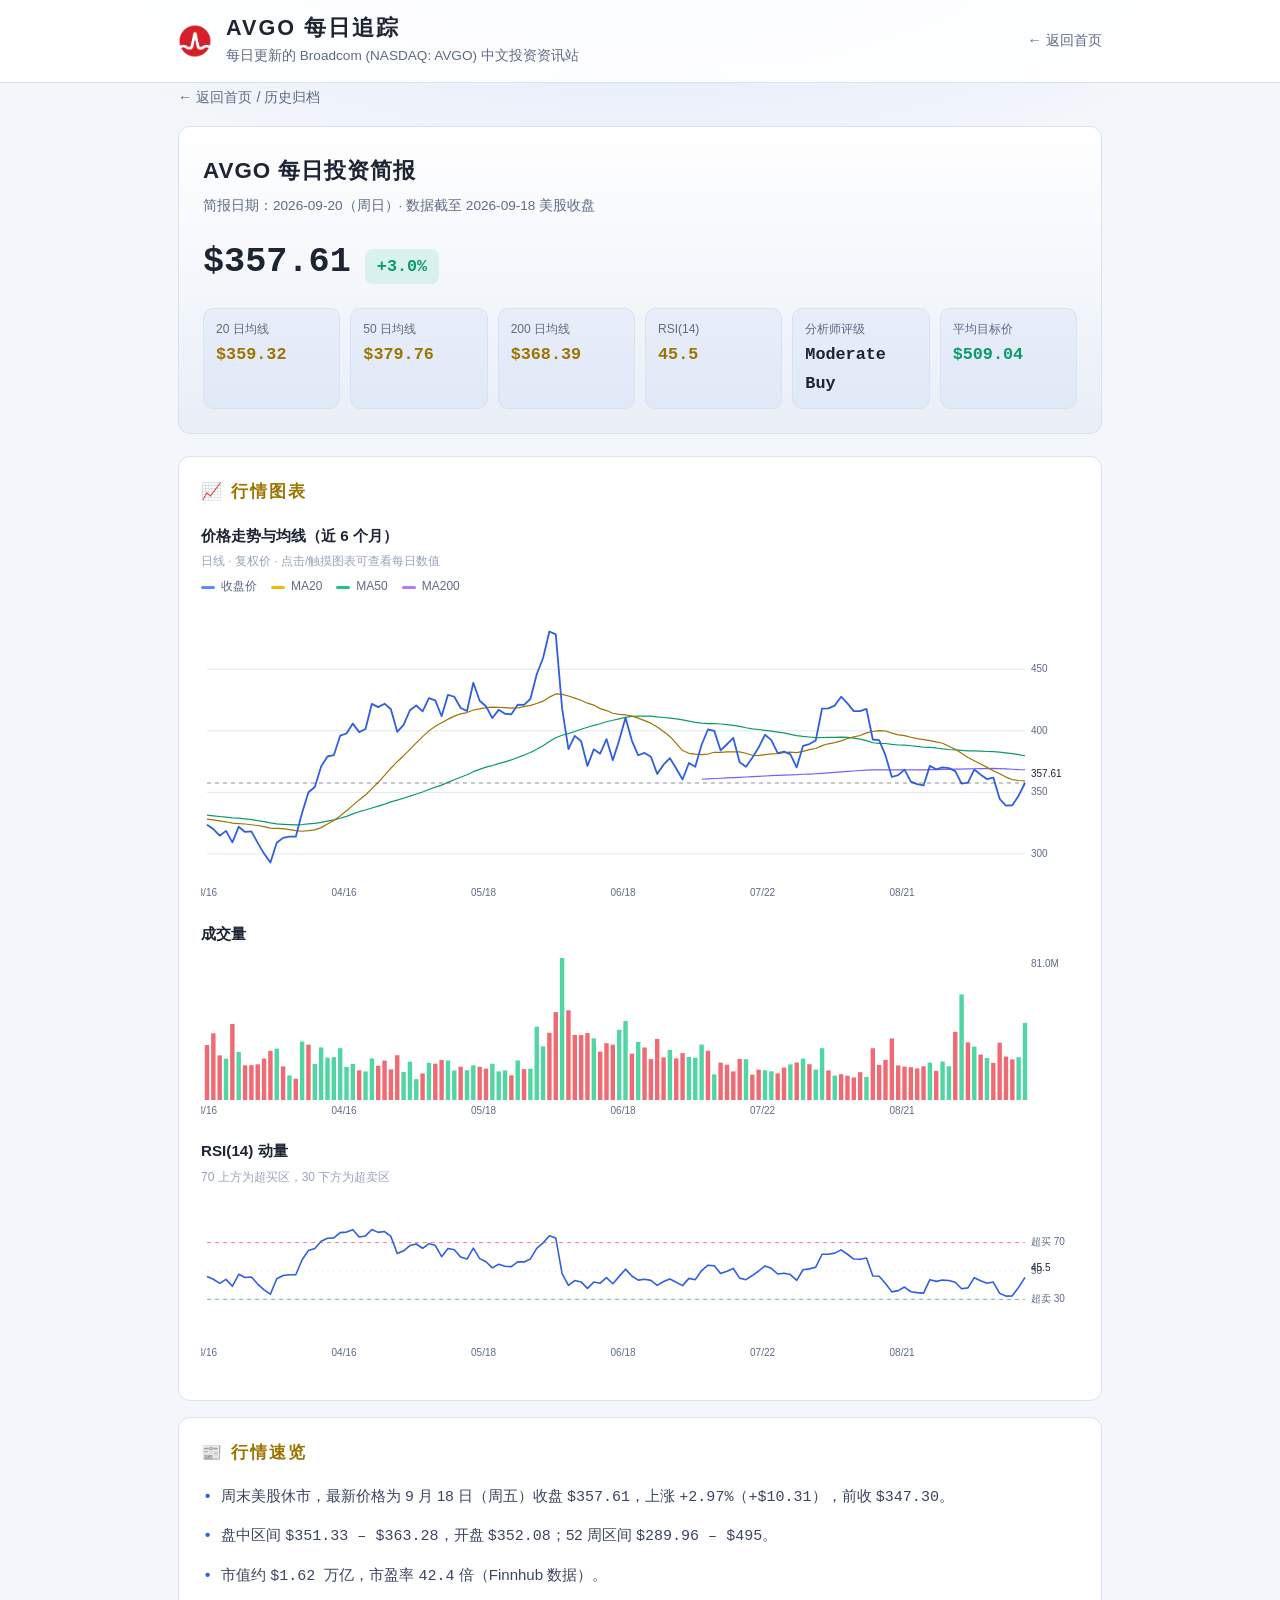
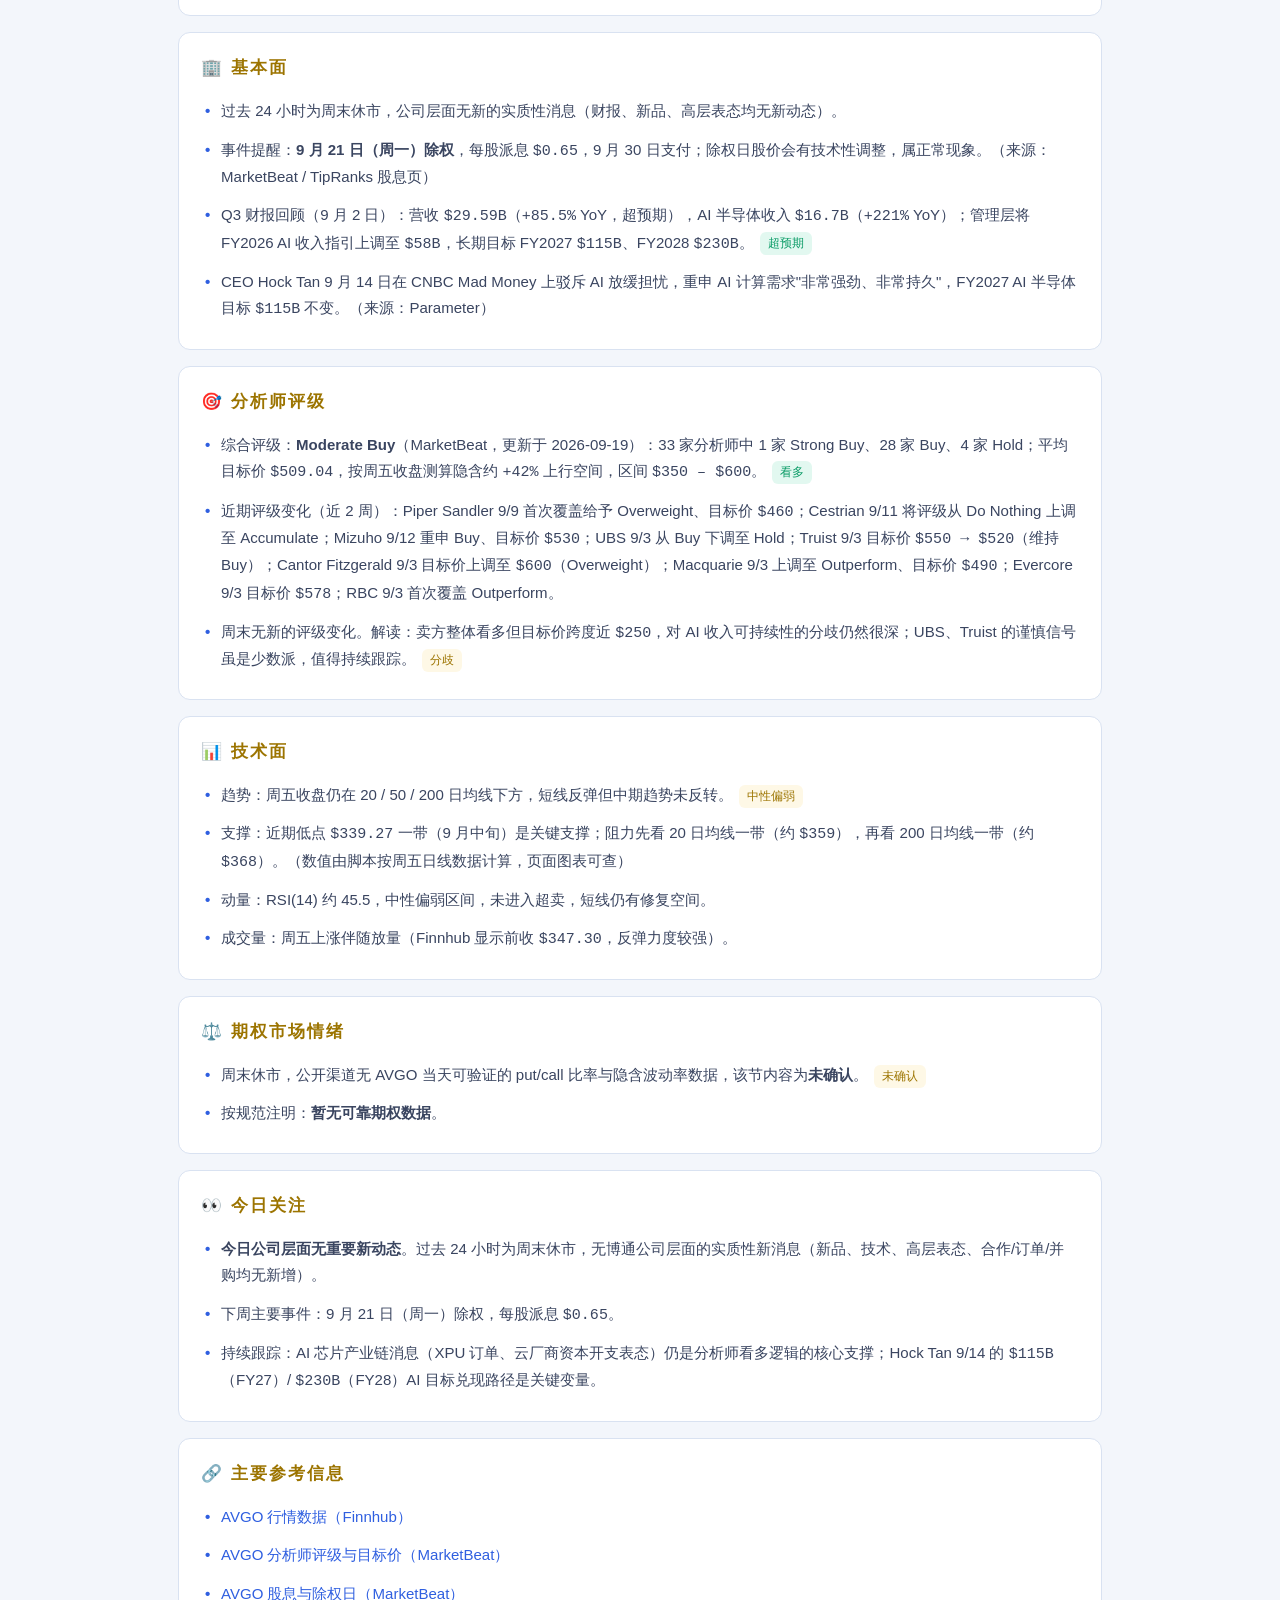
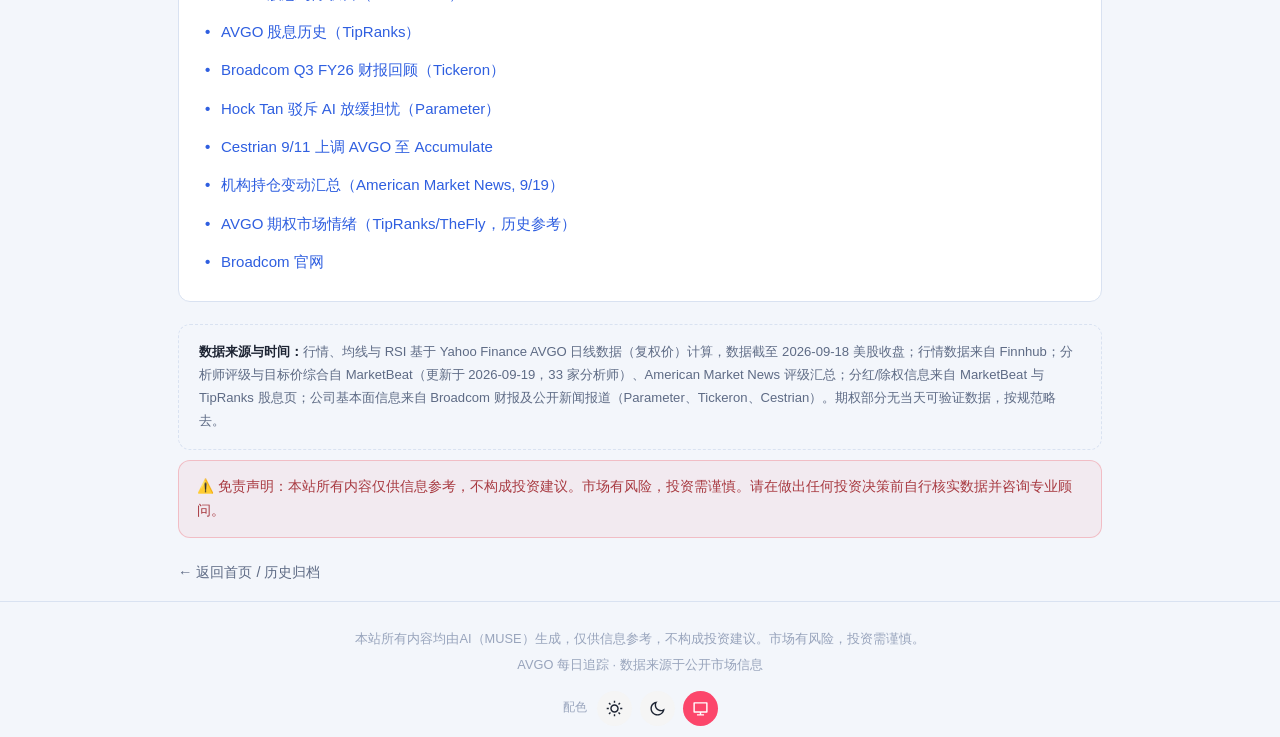
<file: briefs/2026-09-20.html>
<!DOCTYPE html>
<html lang="zh-CN">
<head>
<meta charset="UTF-8">
<meta name="viewport" content="width=device-width, initial-scale=1.0">
<title>AVGO 日报 2026-09-20 | AVGO 每日追踪</title>
<meta name="description" content="Broadcom (AVGO) 2026-09-20 每日投资简报：行情图表、基本面、分析师评级、技术面、期权情绪。">
<link rel="stylesheet" href="../styles.css">
<script>(function(){try{var m=localStorage.getItem("avgo-theme")||"system";var t=(m==="dark"||m==="light")?m:((window.matchMedia&&window.matchMedia("(prefers-color-scheme: dark)").matches)?"dark":"light");document.documentElement.setAttribute("data-theme",t);document.documentElement.setAttribute("data-theme-mode",m);}catch(e){}})();</script>
</head>
<body>

<header class="site-header">
<div class="wrap">
<div class="brand">
<a class="brand-logo-link" href="https://www.broadcom.com" target="_blank" rel="noopener" aria-label="Broadcom 官网"><img class="brand-logo" src="../assets/broadcom-logo.png" alt="Broadcom"></a>
<div>
<h1>AVGO 每日追踪</h1>
<p class="subtitle">每日更新的 Broadcom (NASDAQ: AVGO) 中文投资资讯站</p>
</div>
</div>
<button class="menu-toggle" type="button" aria-label="打开菜单" aria-expanded="false" aria-controls="site-nav">
<svg class="icon-menu" viewBox="0 0 24 24" fill="none" stroke="currentColor" stroke-width="2" stroke-linecap="round" aria-hidden="true"><path d="M4 7h16M4 12h16M4 17h16"/></svg>
<svg class="icon-close" viewBox="0 0 24 24" fill="none" stroke="currentColor" stroke-width="2" stroke-linecap="round" aria-hidden="true"><path d="M6 6l12 12M18 6L6 18"/></svg>
</button>
<nav class="nav" id="site-nav">
<a href="../index.html">← 返回首页</a>
</nav>
</div>
</header>

<main class="wrap">

<a class="back-link" href="../index.html">← 返回首页 / 历史归档</a>

<div class="brief-hero">
<h2>AVGO 每日投资简报</h2>
<p class="cutoff">简报日期：2026-09-20（周日）· 数据截至 2026-09-18 美股收盘</p>
<div class="price-row">
<div class="price num">$357.61</div>
<div class="change up">+3.0%</div>
</div>
<div class="stat-grid">
<div class="stat"><div class="label">20 日均线</div><div class="value num neutral">$359.32</div></div>
<div class="stat"><div class="label">50 日均线</div><div class="value num neutral">$379.76</div></div>
<div class="stat"><div class="label">200 日均线</div><div class="value num neutral">$368.39</div></div>
<div class="stat"><div class="label">RSI(14)</div><div class="value num neutral">45.5</div></div>
<div class="stat"><div class="label">分析师评级</div><div class="value flat">Moderate Buy</div></div>
<div class="stat"><div class="label">平均目标价</div><div class="value num up">$509.04</div></div>
</div>
</div>

<section class="brief-section">
<h3>📈 行情图表</h3>
<div class="chart-block">
<div class="chart-title">价格走势与均线（近 6 个月）</div>
<div class="chart-sub">日线 · 复权价 · 点击/触摸图表可查看每日数值</div>
<div class="chart-legend">
<span><i class="lg" style="background:#5b8cff"></i>收盘价</span>
<span><i class="lg" style="background:#f0b90b"></i>MA20</span>
<span><i class="lg" style="background:#16c784"></i>MA50</span>
<span><i class="lg" style="background:#b07cff"></i>MA200</span>
</div>
<div class="chart-wrap"><canvas class="chart" data-price="avgo-data-2026-09-20"></canvas></div>
</div>
<div class="chart-block">
<div class="chart-title">成交量</div>
<div class="chart-wrap"><canvas class="chart sm" data-volume="avgo-data-2026-09-20"></canvas></div>
</div>
<div class="chart-block">
<div class="chart-title">RSI(14) 动量</div>
<div class="chart-sub">70 上方为超买区，30 下方为超卖区</div>
<div class="chart-wrap"><canvas class="chart sm" data-rsi="avgo-data-2026-09-20"></canvas></div>
</div>
<script type="application/json" id="avgo-data-2026-09-20">{"dates":["2025-09-19","2025-09-22","2025-09-23","2025-09-24","2025-09-25","2025-09-26","2025-09-29","2025-09-30","2025-10-01","2025-10-02","2025-10-03","2025-10-06","2025-10-07","2025-10-08","2025-10-09","2025-10-10","2025-10-13","2025-10-14","2025-10-15","2025-10-16","2025-10-17","2025-10-20","2025-10-21","2025-10-22","2025-10-23","2025-10-24","2025-10-27","2025-10-28","2025-10-29","2025-10-30","2025-10-31","2025-11-03","2025-11-04","2025-11-05","2025-11-06","2025-11-07","2025-11-10","2025-11-11","2025-11-12","2025-11-13","2025-11-14","2025-11-17","2025-11-18","2025-11-19","2025-11-20","2025-11-21","2025-11-24","2025-11-25","2025-11-26","2025-11-28","2025-12-01","2025-12-02","2025-12-03","2025-12-04","2025-12-05","2025-12-08","2025-12-09","2025-12-10","2025-12-11","2025-12-12","2025-12-15","2025-12-16","2025-12-17","2025-12-18","2025-12-19","2025-12-22","2025-12-23","2025-12-24","2025-12-26","2025-12-29","2025-12-30","2025-12-31","2026-01-02","2026-01-05","2026-01-06","2026-01-07","2026-01-08","2026-01-09","2026-01-12","2026-01-13","2026-01-14","2026-01-15","2026-01-16","2026-01-20","2026-01-21","2026-01-22","2026-01-23","2026-01-26","2026-01-27","2026-01-28","2026-01-29","2026-01-30","2026-02-02","2026-02-03","2026-02-04","2026-02-05","2026-02-06","2026-02-09","2026-02-10","2026-02-11","2026-02-12","2026-02-13","2026-02-17","2026-02-18","2026-02-19","2026-02-20","2026-02-23","2026-02-24","2026-02-25","2026-02-26","2026-02-27","2026-03-02","2026-03-03","2026-03-04","2026-03-05","2026-03-06","2026-03-09","2026-03-10","2026-03-11","2026-03-12","2026-03-13","2026-03-16","2026-03-17","2026-03-18","2026-03-19","2026-03-20","2026-03-23","2026-03-24","2026-03-25","2026-03-26","2026-03-27","2026-03-30","2026-03-31","2026-04-01","2026-04-02","2026-04-06","2026-04-07","2026-04-08","2026-04-09","2026-04-10","2026-04-13","2026-04-14","2026-04-15","2026-04-16","2026-04-17","2026-04-20","2026-04-21","2026-04-22","2026-04-23","2026-04-24","2026-04-27","2026-04-28","2026-04-29","2026-04-30","2026-05-01","2026-05-04","2026-05-05","2026-05-06","2026-05-07","2026-05-08","2026-05-11","2026-05-12","2026-05-13","2026-05-14","2026-05-15","2026-05-18","2026-05-19","2026-05-20","2026-05-21","2026-05-22","2026-05-26","2026-05-27","2026-05-28","2026-05-29","2026-06-01","2026-06-02","2026-06-03","2026-06-04","2026-06-05","2026-06-08","2026-06-09","2026-06-10","2026-06-11","2026-06-12","2026-06-15","2026-06-16","2026-06-17","2026-06-18","2026-06-22","2026-06-23","2026-06-24","2026-06-25","2026-06-26","2026-06-29","2026-06-30","2026-07-01","2026-07-02","2026-07-06","2026-07-07","2026-07-08","2026-07-09","2026-07-10","2026-07-13","2026-07-14","2026-07-15","2026-07-16","2026-07-17","2026-07-20","2026-07-21","2026-07-22","2026-07-23","2026-07-24","2026-07-27","2026-07-28","2026-07-29","2026-07-30","2026-07-31","2026-08-03","2026-08-04","2026-08-05","2026-08-06","2026-08-07","2026-08-10","2026-08-11","2026-08-12","2026-08-13","2026-08-14","2026-08-17","2026-08-18","2026-08-19","2026-08-20","2026-08-21","2026-08-24","2026-08-25","2026-08-26","2026-08-27","2026-08-28","2026-08-31","2026-09-01","2026-09-02","2026-09-03","2026-09-04","2026-09-08","2026-09-09","2026-09-10","2026-09-11","2026-09-14","2026-09-15","2026-09-16","2026-09-17","2026-09-18"],"open":[344.65,342.43,340.24,339.76,332.99,337.43,336.0,330.12,328.15,347.61,341.5,335.92,337.03,333.82,345.75,345.39,352.77,350.13,354.47,356.8,349.61,353.8,350.0,347.3,340.4,352.51,361.54,362.62,373.19,386.4,378.27,372.0,358.52,350.89,360.11,354.19,357.9,358.97,358.04,351.58,331.47,339.82,343.2,340.71,366.0,345.16,347.73,384.93,385.55,399.35,394.85,388.31,380.0,380.68,386.17,402.48,398.75,402.2,404.83,379.96,361.89,336.02,346.61,336.0,333.34,346.03,340.81,350.69,351.06,348.72,349.97,349.73,352.78,354.74,343.6,341.7,342.78,337.92,340.95,352.88,348.97,349.12,346.27,344.1,335.51,335.35,319.3,319.8,329.76,338.85,332.56,332.44,326.11,336.74,319.51,314.34,320.1,330.77,347.47,346.8,343.83,329.85,319.68,329.52,333.01,332.36,332.25,322.54,330.74,326.5,310.7,309.36,313.0,315.68,330.18,328.28,327.25,348.73,342.59,337.74,337.68,326.02,325.76,320.43,312.47,320.12,318.0,320.0,322.59,314.02,307.06,300.87,299.39,313.37,304.49,315.06,326.73,351.75,352.3,360.94,369.66,377.9,389.88,395.0,400.9,405.7,399.41,406.98,422.39,424.98,420.48,400.31,403.5,415.52,415.09,418.22,421.66,435.56,421.82,419.8,427.62,423.43,415.81,416.73,432.81,421.41,409.82,412.81,413.55,417.49,418.5,425.07,421.14,432.95,450.09,488.79,494.78,408.99,407.61,402.62,401.61,381.5,372.82,383.72,395.51,390.21,388.71,409.58,413.66,377.87,386.62,386.58,370.45,373.62,374.79,371.87,365.73,373.61,366.56,377.52,402.19,398.5,393.48,395.72,396.09,384.54,366.05,378.76,390.21,380.2,392.19,387.68,389.82,374.36,380.64,380.35,394.83,384.41,402.97,421.7,420.55,428.4,426.99,426.07,426.26,415.81,411.96,397.26,384.32,372.4,364.39,370.69,364.97,361.1,357.12,361.79,373.6,369.52,364.25,369.68,351.74,359.7,363.68,366.23,360.03,364.85,349.63,346.04,342.37,346.62,352.08],"high":[346.27,346.67,345.22,340.08,338.06,339.08,341.05,331.05,337.95,347.61,344.4,344.13,338.11,346.54,347.31,350.6,359.38,350.67,359.4,363.24,350.97,356.59,351.1,348.01,346.57,358.3,362.75,374.06,386.48,386.4,378.82,374.85,368.95,364.87,363.5,354.5,360.0,361.89,358.87,353.55,344.74,352.2,347.97,359.69,376.08,348.6,382.0,388.13,399.87,403.0,395.42,393.5,382.3,383.89,393.53,407.29,406.93,414.61,409.3,382.0,362.0,347.5,346.61,336.03,343.45,346.24,350.11,352.86,353.25,350.33,352.68,349.88,360.66,355.03,349.05,349.7,343.68,347.39,353.9,359.49,350.69,349.68,354.51,345.4,335.8,336.99,321.99,328.68,334.76,339.99,335.95,338.2,336.06,338.9,319.51,326.53,335.0,352.34,348.01,347.2,346.29,334.32,335.75,337.88,338.44,340.11,338.5,328.31,335.91,326.58,320.0,320.04,315.88,322.64,336.12,343.51,348.49,353.14,345.81,339.83,338.32,329.2,327.44,325.44,323.27,321.51,326.48,324.4,324.3,316.92,307.5,304.77,310.31,315.79,314.69,316.4,334.15,354.14,358.7,376.55,380.86,382.28,397.08,399.68,406.73,406.42,403.6,423.2,429.31,425.0,422.75,405.81,405.64,418.38,423.17,423.83,433.39,437.68,426.49,435.0,433.65,429.34,418.63,442.36,432.81,422.01,417.95,424.17,422.25,419.99,435.31,432.8,429.68,448.9,466.05,488.82,495.0,426.48,410.5,402.84,407.87,385.81,389.5,384.98,396.2,391.79,400.65,412.7,414.64,391.02,388.74,388.8,373.69,376.21,379.62,373.75,374.0,383.16,372.96,395.09,407.52,402.44,395.75,397.33,399.0,386.74,377.35,383.59,390.58,398.59,397.61,389.27,389.9,385.8,386.12,388.68,399.92,392.61,422.07,427.0,428.03,430.84,432.73,426.76,426.5,424.92,412.5,399.36,385.78,373.91,367.12,375.13,366.17,362.99,359.47,371.72,376.59,372.75,371.4,371.09,359.4,360.16,372.7,368.01,365.27,366.78,350.25,347.26,344.15,350.94,363.28],"low":[336.43,337.94,337.02,333.81,327.3,330.58,327.55,324.61,324.5,335.25,335.74,334.56,326.58,332.62,340.4,324.05,343.52,339.65,347.5,349.49,340.78,347.84,341.31,335.51,340.4,350.88,355.08,362.53,373.19,370.06,365.1,361.98,351.0,350.09,352.71,337.27,354.61,349.67,351.68,334.16,329.06,337.52,335.51,337.8,345.18,331.8,347.66,371.75,383.26,397.16,385.1,379.79,370.65,376.53,385.15,397.4,395.51,399.56,394.19,355.15,337.51,335.06,321.42,323.63,332.58,337.22,338.54,347.14,347.75,344.69,349.3,345.42,345.56,336.5,338.0,335.88,330.5,333.5,340.95,350.91,334.42,341.67,344.05,331.8,324.2,324.89,314.11,317.6,327.02,326.7,320.28,328.33,325.75,308.65,295.3,306.7,316.3,330.65,339.84,333.74,329.56,324.69,316.31,327.23,329.68,329.58,325.32,314.45,329.28,307.93,310.0,307.2,307.4,311.74,323.03,327.4,323.61,340.8,338.22,332.2,321.43,320.06,317.25,315.55,308.51,309.92,314.93,314.84,316.72,309.17,298.87,289.96,296.34,310.48,301.75,310.28,321.8,342.53,351.5,360.82,369.48,376.32,385.57,392.35,399.81,395.9,394.57,404.86,417.8,408.86,414.63,394.65,396.78,404.23,413.28,409.53,419.35,417.78,406.3,414.0,425.05,408.41,404.8,415.59,419.8,414.37,405.86,411.42,410.5,410.21,417.0,416.49,414.01,431.47,442.22,470.46,472.64,403.01,385.59,391.35,370.33,371.17,370.55,377.0,388.6,376.46,382.65,405.38,391.91,376.66,376.96,372.7,363.83,360.46,370.64,368.03,356.43,371.18,362.01,376.89,387.93,395.7,383.42,384.64,386.74,371.9,357.8,375.96,379.22,380.0,386.82,378.75,373.5,371.52,369.51,377.54,379.71,374.61,400.68,416.89,410.76,421.61,420.16,413.23,414.61,411.41,388.5,391.31,377.01,357.61,362.25,365.05,358.71,355.31,350.06,360.61,365.35,366.3,362.0,364.65,342.33,353.7,362.74,359.25,357.75,361.64,343.91,337.9,335.81,345.31,351.33],"close":[342.43,336.9,337.05,337.42,334.23,332.67,326.07,328.07,331.53,336.3,336.48,333.62,334.54,343.57,343.1,322.82,354.71,342.21,349.37,352.18,347.38,347.29,340.75,338.4,342.37,352.16,360.03,370.89,383.83,374.37,367.57,360.53,349.98,356.98,353.61,347.48,356.39,350.0,353.24,338.09,340.55,340.74,338.6,352.44,344.89,338.3,375.85,382.88,395.35,400.71,383.93,379.44,378.49,378.91,388.07,398.86,404.03,410.67,404.11,357.92,337.92,339.4,324.2,328.04,338.46,340.2,348.04,348.93,350.84,348.11,348.57,344.83,346.34,342.16,342.51,342.24,331.26,343.7,350.92,353.31,338.64,341.76,350.42,331.38,327.59,324.3,318.88,323.66,331.57,332.02,329.52,330.08,329.89,319.15,306.92,309.37,331.7,342.68,339.19,341.5,329.95,323.98,331.32,332.29,332.76,331.43,329.13,324.3,331.09,320.52,318.38,317.65,312.69,316.36,331.55,329.27,344.48,341.32,340.32,334.74,320.98,323.73,320.13,314.77,318.67,309.37,322.0,317.79,318.31,308.93,300.2,292.95,309.02,312.99,314.05,313.93,333.44,350.08,354.35,370.96,379.15,380.18,396.09,397.84,405.9,399.0,401.53,421.98,419.28,422.09,417.54,399.2,404.81,416.77,420.61,415.84,426.68,424.77,411.91,429.32,427.75,418.64,416.13,439.1,424.52,420.05,410.42,417.1,413.91,413.49,421.34,421.19,425.91,446.06,459.24,480.81,478.47,418.25,385.12,395.97,391.54,371.51,384.96,381.47,393.32,376.11,392.28,410.7,392.13,380.15,382.07,378.91,365.02,372.45,377.75,369.34,360.45,373.9,370.78,388.69,401.11,399.97,384.05,389.11,394.28,374.45,370.83,378.16,386.5,396.81,392.47,381.92,383.22,380.91,370.32,387.84,389.28,392.23,418.16,418.28,420.57,427.76,422.4,416.08,416.05,417.82,392.99,392.43,380.0,362.48,364.03,368.45,358.76,356.74,355.59,371.54,368.79,370.34,369.68,367.24,357.16,357.9,368.56,364.38,360.83,361.99,344.72,339.27,339.51,347.3,357.61],"volume":[41240100,28660000,21944100,19677300,21678200,15464700,21336000,20109500,21122700,19917600,14749100,18465700,18086700,21478300,17643700,28941000,45984300,22078000,23918500,20317200,20937900,15640200,16092600,19268800,12859200,16143700,20065800,21056000,24975200,24295300,21598400,17198900,24047500,17087600,19896900,21903200,16409000,16446800,12190500,22616600,18500800,14799600,21726800,21851900,28867000,30280300,47262400,33507600,28693000,13365500,23252000,22207000,21336400,15845900,24779900,30410600,24546000,31531000,45681600,95588500,65894900,58061100,73300900,54501900,159095200,28739600,28232600,11424400,15028100,21946900,16633600,15346100,25398600,31136000,27135500,20249300,24385200,22482500,20949600,18308000,30094700,22218800,31291200,32293900,32006600,24275400,30259500,25006400,25537600,23001700,20447500,28313000,17278200,36914800,43330300,42775800,33003400,30091000,19542700,17004700,22007300,18397200,23469700,13565300,15180900,17658900,16472400,23614400,20182300,33025300,28004200,20567200,20826200,34895800,57076600,39152200,40605800,29531700,20104100,21982700,34725000,31363100,38026500,25460600,23524800,43325900,27369200,19799000,19900000,20343700,23593900,28054500,29289500,19171000,14021100,12111300,33310900,31573100,20514900,29958100,24115800,24423000,29559300,18872900,20581700,16922000,16275500,23702500,19501600,22491100,17451600,25519200,15962500,21821600,11882600,15140400,21175200,20707000,22791700,22561400,16825500,19004300,16981200,19733800,18957100,17863300,20652100,16312600,16865300,14086400,22562900,17601000,17855600,41798400,30586000,38306700,50126400,80979400,51146100,37099000,37026900,38193500,35187600,27600900,32394200,31573700,40005500,45076100,26403700,33122200,29938700,23353700,34839300,24285200,28517400,23712600,26749500,24544000,24116700,31624100,28074000,14595900,21294500,20118700,16324100,23407200,23272200,14420500,17291100,16966200,16348700,15149400,18502100,20328400,21374400,23639800,20391000,17315100,29564200,16880400,13907500,14698300,13854100,12882700,15859200,13180500,29513600,20042600,22878200,35091400,19729800,19037100,18717200,18014900,19196300,21330000,16596100,21948000,19288900,38874600,60242600,32863300,30464900,25918200,23994300,21166900,32662800,24783900,23152500,24389600,43948400],"ma20":[null,null,null,null,null,null,null,null,null,null,null,null,null,null,null,null,null,null,null,337.76,338.01,338.53,338.72,338.77,339.17,340.15,341.84,343.99,346.6,348.5,350.06,351.4,352.18,352.85,353.37,354.61,354.69,355.08,355.27,354.57,354.23,353.9,353.79,354.49,354.62,353.93,354.72,355.32,355.89,357.21,358.03,358.97,360.4,361.5,363.22,365.79,368.17,371.2,373.75,374.74,374.61,374.54,373.82,372.6,372.28,372.37,370.98,369.28,367.06,364.43,362.66,360.93,359.32,357.48,355.21,352.38,348.74,345.39,342.73,342.5,342.53,342.65,343.96,344.13,343.59,342.79,341.33,340.07,339.11,338.3,337.35,336.61,335.79,334.64,332.86,331.22,331.24,331.19,330.6,330.01,329.58,328.69,327.73,327.78,328.04,328.39,328.91,328.94,328.91,328.34,327.78,327.16,326.3,326.16,327.39,328.39,329.03,328.96,329.01,328.68,328.23,328.21,327.66,326.78,326.07,324.97,324.62,324.29,323.65,323.07,322.16,320.93,320.74,320.58,319.7,318.93,318.38,318.82,319.52,321.33,324.24,327.06,330.86,335.02,339.38,343.86,347.83,353.04,358.09,363.75,369.62,374.93,379.72,384.91,390.24,395.33,399.99,403.73,406.61,409.52,411.96,413.88,414.88,416.94,417.87,418.93,419.37,419.13,418.86,418.43,418.62,419.72,420.77,422.24,424.17,427.42,430.01,429.68,428.34,426.67,424.86,422.51,420.95,418.07,416.51,414.31,413.4,413.08,411.99,410.33,408.36,406.25,403.21,399.52,395.45,389.88,383.98,381.76,381.04,380.68,381.16,382.58,382.53,382.91,382.96,382.88,381.81,380.18,379.9,380.73,381.25,381.4,382.31,382.73,382.36,383.29,384.73,385.65,388.02,389.49,390.47,391.86,393.78,395.12,396.21,398.38,399.49,400.2,399.88,398.16,396.74,396.07,394.84,393.63,392.9,392.08,391.06,389.96,387.54,384.99,381.82,378.32,375.63,373.05,370.29,367.49,365.08,362.42,360.4,359.64,359.32],"ma50":[null,null,null,null,null,null,null,null,null,null,null,null,null,null,null,null,null,null,null,null,null,null,null,null,null,null,null,null,null,null,null,null,null,null,null,null,null,null,null,null,null,null,null,null,null,null,null,null,null,349.14,349.97,350.82,351.65,352.48,353.56,354.88,356.44,358.09,359.54,359.97,360.0,360.12,359.91,359.6,359.51,359.86,359.72,359.86,359.89,359.8,359.83,359.78,359.89,359.97,359.97,359.77,359.2,358.65,357.99,357.57,356.99,356.62,356.63,356.11,355.59,355.13,354.38,353.85,353.42,353.3,353.08,352.86,352.69,352.03,351.27,350.69,349.8,349.0,347.88,346.69,345.61,344.5,343.56,342.63,341.52,340.17,338.67,336.95,335.49,334.74,334.35,333.91,333.68,333.45,333.31,333.09,333.02,332.87,332.66,332.39,331.84,331.42,330.89,330.35,329.87,329.21,329.03,328.51,327.86,326.97,326.2,325.22,324.39,324.03,323.76,323.55,323.84,324.37,324.82,325.6,326.6,327.6,328.92,330.5,332.48,334.27,335.66,337.25,338.85,340.46,342.22,343.72,345.19,346.88,348.64,350.33,352.28,354.29,355.9,358.08,360.27,362.29,364.35,366.81,368.67,370.48,371.8,373.32,374.79,376.36,378.37,380.32,382.44,385.06,387.87,391.3,394.43,396.44,397.78,399.52,401.35,402.92,404.44,405.81,407.39,408.63,409.81,411.02,411.78,411.96,412.02,412.0,411.37,410.87,410.3,409.71,408.89,407.93,406.96,406.29,405.96,405.98,405.56,405.01,404.48,403.65,402.54,401.6,401.1,400.45,399.74,399.01,398.35,397.18,396.1,395.46,395.03,394.54,394.62,394.72,394.7,394.83,394.76,394.16,393.3,392.04,390.33,389.81,389.71,389.04,388.49,388.43,387.9,387.41,386.66,386.56,386.09,385.29,384.84,384.58,384.08,383.66,383.73,383.57,383.23,383.09,382.77,382.08,381.45,380.63,379.76],"ma200":[null,null,null,null,null,null,null,null,null,null,null,null,null,null,null,null,null,null,null,null,null,null,null,null,null,null,null,null,null,null,null,null,null,null,null,null,null,null,null,null,null,null,null,null,null,null,null,null,null,null,null,null,null,null,null,null,null,null,null,null,null,null,null,null,null,null,null,null,null,null,null,null,null,null,null,null,null,null,null,null,null,null,null,null,null,null,null,null,null,null,null,null,null,null,null,null,null,null,null,null,null,null,null,null,null,null,null,null,null,null,null,null,null,null,null,null,null,null,null,null,null,null,null,null,null,null,null,null,null,null,null,null,null,null,null,null,null,null,null,null,null,null,null,null,null,null,null,null,null,null,null,null,null,null,null,null,null,null,null,null,null,null,null,null,null,null,null,null,null,null,null,null,null,null,null,null,null,null,null,null,null,null,null,null,null,null,null,null,null,null,null,null,null,null,null,null,null,null,null,360.65,360.94,361.25,361.49,361.75,362.05,362.26,362.48,362.73,363.01,363.31,363.59,363.83,364.07,364.26,364.4,364.72,364.89,365.14,365.49,365.82,366.19,366.59,367.0,367.38,367.75,368.08,368.25,368.35,368.33,368.27,368.26,368.3,368.34,368.34,368.35,368.47,368.53,368.63,368.72,368.86,368.94,369.03,369.18,369.24,369.32,369.44,369.28,369.06,368.78,368.52,368.39],"rsi":[null,null,null,null,null,null,null,null,null,null,null,null,null,null,50.8,33.2,57.9,50.1,53.9,55.4,52.3,52.3,48.1,46.7,49.4,55.5,59.7,64.7,69.5,62.8,58.4,54.2,48.5,52.1,50.3,47.1,51.9,48.5,50.3,42.8,44.3,44.4,43.3,51.6,47.5,44.2,60.9,63.1,66.7,68.2,59.5,57.4,56.9,57.1,60.6,64.3,66.0,68.0,63.9,43.9,38.3,38.9,35.0,36.7,41.3,42.0,45.4,45.8,46.7,45.5,45.8,44.1,45.0,43.0,43.2,43.0,37.5,46.0,50.2,51.5,43.7,45.6,50.5,41.6,40.1,38.7,36.6,39.8,44.7,45.0,43.7,44.1,44.0,38.1,32.7,34.7,49.3,54.7,52.8,54.0,47.7,44.8,48.9,49.4,49.7,48.9,47.5,44.5,49.3,43.1,41.9,41.5,38.7,41.8,52.5,51.0,59.4,57.2,56.5,52.6,44.4,46.2,44.2,41.3,44.1,39.2,47.7,45.4,45.8,40.8,36.7,33.7,44.5,46.8,47.4,47.4,57.9,64.5,65.9,71.0,73.1,73.3,77.0,77.4,79.1,74.0,74.7,79.2,77.2,77.8,74.3,62.3,64.2,67.9,69.0,66.0,69.3,68.0,60.1,65.9,65.0,59.8,58.4,66.1,58.7,56.5,52.2,54.8,53.3,53.1,56.5,56.4,58.5,65.9,69.8,74.8,73.3,48.1,39.9,43.3,42.3,37.8,42.2,41.4,45.3,41.0,46.2,51.3,46.5,43.6,44.2,43.4,39.9,42.6,44.4,42.1,39.7,44.8,43.9,50.3,54.1,53.7,48.2,49.9,51.8,45.0,43.9,46.8,50.0,53.6,51.9,47.9,48.4,47.5,43.4,50.9,51.5,52.7,61.8,61.8,62.6,64.9,61.8,58.4,58.3,59.1,46.5,46.3,41.2,35.3,36.2,38.7,35.4,34.8,34.4,43.9,42.7,43.6,43.3,42.1,37.5,38.1,45.3,43.2,41.4,42.2,34.3,32.3,32.5,38.5,45.5]}</script>
</section>

<section class="brief-section">
<h3>📰 行情速览</h3>
<ul>
<li>周末美股休市，最新价格为 9 月 18 日（周五）收盘 <span class="num">$357.61</span>，上涨 <span class="num">+2.97%</span>（<span class="num">+$10.31</span>），前收 <span class="num">$347.30</span>。</li>
<li>盘中区间 <span class="num">$351.33 – $363.28</span>，开盘 <span class="num">$352.08</span>；52 周区间 <span class="num">$289.96 – $495</span>。</li>
<li>市值约 <span class="num">$1.62 万亿</span>，市盈率 <span class="num">42.4</span> 倍（Finnhub 数据）。</li>
</ul>
</section>

<section class="brief-section">
<h3>🏢 基本面</h3>
<ul>
<li>过去 24 小时为周末休市，公司层面无新的实质性消息（财报、新品、高层表态均无新动态）。</li>
<li>事件提醒：<strong>9 月 21 日（周一）除权</strong>，每股派息 <span class="num">$0.65</span>，9 月 30 日支付；除权日股价会有技术性调整，属正常现象。（来源：MarketBeat / TipRanks 股息页）</li>
<li>Q3 财报回顾（9 月 2 日）：营收 <span class="num">$29.59B</span>（<span class="num">+85.5%</span> YoY，超预期），AI 半导体收入 <span class="num">$16.7B</span>（<span class="num">+221%</span> YoY）；管理层将 FY2026 AI 收入指引上调至 <span class="num">$58B</span>，长期目标 FY2027 <span class="num">$115B</span>、FY2028 <span class="num">$230B</span>。<span class="tag bull">超预期</span></li>
<li>CEO Hock Tan 9 月 14 日在 CNBC Mad Money 上驳斥 AI 放缓担忧，重申 AI 计算需求"非常强劲、非常持久"，FY2027 AI 半导体目标 <span class="num">$115B</span> 不变。（来源：Parameter）</li>
</ul>
</section>

<section class="brief-section">
<h3>🎯 分析师评级</h3>
<ul>
<li>综合评级：<strong>Moderate Buy</strong>（MarketBeat，更新于 2026-09-19）：33 家分析师中 1 家 Strong Buy、28 家 Buy、4 家 Hold；平均目标价 <span class="num">$509.04</span>，按周五收盘测算隐含约 <span class="num">+42%</span> 上行空间，区间 <span class="num">$350 – $600</span>。<span class="tag bull">看多</span></li>
<li>近期评级变化（近 2 周）：Piper Sandler 9/9 首次覆盖给予 Overweight、目标价 <span class="num">$460</span>；Cestrian 9/11 将评级从 Do Nothing 上调至 Accumulate；Mizuho 9/12 重申 Buy、目标价 <span class="num">$530</span>；UBS 9/3 从 Buy 下调至 Hold；Truist 9/3 目标价 <span class="num">$550 → $520</span>（维持 Buy）；Cantor Fitzgerald 9/3 目标价上调至 <span class="num">$600</span>（Overweight）；Macquarie 9/3 上调至 Outperform、目标价 <span class="num">$490</span>；Evercore 9/3 目标价 <span class="num">$578</span>；RBC 9/3 首次覆盖 Outperform。</li>
<li>周末无新的评级变化。解读：卖方整体看多但目标价跨度近 <span class="num">$250</span>，对 AI 收入可持续性的分歧仍然很深；UBS、Truist 的谨慎信号虽是少数派，值得持续跟踪。<span class="tag flat">分歧</span></li>
</ul>
</section>

<section class="brief-section">
<h3>📊 技术面</h3>
<ul>
<li>趋势：周五收盘仍在 20 / 50 / 200 日均线下方，短线反弹但中期趋势未反转。<span class="tag flat">中性偏弱</span></li>
<li>支撑：近期低点 <span class="num">$339.27</span> 一带（9 月中旬）是关键支撑；阻力先看 20 日均线一带（约 <span class="num">$359</span>），再看 200 日均线一带（约 <span class="num">$368</span>）。（数值由脚本按周五日线数据计算，页面图表可查）</li>
<li>动量：RSI(14) 约 45.5，中性偏弱区间，未进入超卖，短线仍有修复空间。</li>
<li>成交量：周五上涨伴随放量（Finnhub 显示前收 <span class="num">$347.30</span>，反弹力度较强）。</li>
</ul>
</section>

<section class="brief-section">
<h3>⚖️ 期权市场情绪</h3>
<ul>
<li>周末休市，公开渠道无 AVGO 当天可验证的 put/call 比率与隐含波动率数据，该节内容为<strong>未确认</strong>。<span class="tag flat">未确认</span></li>
<li>按规范注明：<strong>暂无可靠期权数据</strong>。</li>
</ul>
</section>

<section class="brief-section">
<h3>👀 今日关注</h3>
<ul>
<li><strong>今日公司层面无重要新动态</strong>。过去 24 小时为周末休市，无博通公司层面的实质性新消息（新品、技术、高层表态、合作/订单/并购均无新增）。</li>
<li>下周主要事件：9 月 21 日（周一）除权，每股派息 <span class="num">$0.65</span>。</li>
<li>持续跟踪：AI 芯片产业链消息（XPU 订单、云厂商资本开支表态）仍是分析师看多逻辑的核心支撑；Hock Tan 9/14 的 <span class="num">$115B</span>（FY27）/ <span class="num">$230B</span>（FY28）AI 目标兑现路径是关键变量。</li>
</ul>
</section>

<section class="brief-section">
<h3>🔗 主要参考信息</h3>
<ul class="ref-links">
<li><a href="https://finnhub.io/?q=%22AVGO%22" target="_blank" rel="noopener">AVGO 行情数据（Finnhub）</a></li>
<li><a href="https://www.MarketBeat.com/stocks/NASDAQ/AVGO/forecast/" target="_blank" rel="noopener">AVGO 分析师评级与目标价（MarketBeat）</a></li>
<li><a href="https://www.MarketBeat.com/stocks/NASDAQ/AVGO/dividend/" target="_blank" rel="noopener">AVGO 股息与除权日（MarketBeat）</a></li>
<li><a href="https://tipranks.com/stocks/avgo/dividends" target="_blank" rel="noopener">AVGO 股息历史（TipRanks）</a></li>
<li><a href="https://tickeron.com/earnings/AVGO/" target="_blank" rel="noopener">Broadcom Q3 FY26 财报回顾（Tickeron）</a></li>
<li><a href="https://parameter.io/broadcom-avgo-ceo-dismisses-ai-slowdown-fears-after-5-stock-decline/" target="_blank" rel="noopener">Hock Tan 驳斥 AI 放缓担忧（Parameter）</a></li>
<li><a href="https://www.cestriancapitalresearch.com/broadcom-nasdaq-avgo-stock-rating-upgrade-to-accumulate-from-do-nothing/" target="_blank" rel="noopener">Cestrian 9/11 上调 AVGO 至 Accumulate</a></li>
<li><a href="https://www.americanbankingnews.com/2026/09/19/broadcom-inc-avgo-is-palogic-value-management-l-p-s-8th-largest-position.html" target="_blank" rel="noopener">机构持仓变动汇总（American Market News, 9/19）</a></li>
<li><a href="https://www.tipranks.com/news/the-fly/mixed-options-sentiment-in-broadcom-with-shares-up-2-0-thefly" target="_blank" rel="noopener">AVGO 期权市场情绪（TipRanks/TheFly，历史参考）</a></li>
<li><a href="https://www.broadcom.com" target="_blank" rel="noopener">Broadcom 官网</a></li>
</ul>
</section>

<div class="sources">
<strong>数据来源与时间：</strong>行情、均线与 RSI 基于 Yahoo Finance AVGO 日线数据（复权价）计算，数据截至 2026-09-18 美股收盘；行情数据来自 Finnhub；分析师评级与目标价综合自 MarketBeat（更新于 2026-09-19，33 家分析师）、American Market News 评级汇总；分红/除权信息来自 MarketBeat 与 TipRanks 股息页；公司基本面信息来自 Broadcom 财报及公开新闻报道（Parameter、Tickeron、Cestrian）。期权部分无当天可验证数据，按规范略去。
</div>

<div class="disclaimer">
⚠️ 免责声明：本站所有内容仅供信息参考，不构成投资建议。市场有风险，投资需谨慎。请在做出任何投资决策前自行核实数据并咨询专业顾问。
</div>

<a class="back-link" href="../index.html">← 返回首页 / 历史归档</a>

</main>

<footer class="site-footer">
<div class="wrap">
<p>本站所有内容均由AI（MUSE）生成，仅供信息参考，不构成投资建议。市场有风险，投资需谨慎。</p>
<p>AVGO 每日追踪 · 数据来源于公开市场信息</p>
<div class="theme-switch" role="group" aria-label="配色模式">
<span class="theme-label">配色</span>
<button type="button" class="theme-btn theme-btn-icon" data-theme-btn="light" title="浅色" aria-label="浅色"><svg viewBox="0 0 24 24" fill="currentColor" aria-hidden="true"><path d="M12 18C8.68629 18 6 15.3137 6 12C6 8.68629 8.68629 6 12 6C15.3137 6 18 8.68629 18 12C18 15.3137 15.3137 18 12 18ZM12 16C14.2091 16 16 14.2091 16 12C16 9.79086 14.2091 8 12 8C9.79086 8 8 9.79086 8 12C8 14.2091 9.79086 16 12 16ZM11 1H13V4H11V1ZM11 20H13V23H11V20ZM3.51472 4.92893L4.92893 3.51472L7.05025 5.63604L5.63604 7.05025L3.51472 4.92893ZM16.9497 18.364L18.364 16.9497L20.4853 19.0711L19.0711 20.4853L16.9497 18.364ZM19.0711 3.51472L20.4853 4.92893L18.364 7.05025L16.9497 5.63604L19.0711 3.51472ZM5.63604 16.9497L7.05025 18.364L4.92893 20.4853L3.51472 19.0711L5.63604 16.9497ZM23 11V13H20V11H23ZM4 11V13H1V11H4Z"/></svg></button>
<button type="button" class="theme-btn theme-btn-icon" data-theme-btn="dark" title="深色" aria-label="深色"><svg viewBox="0 0 24 24" fill="currentColor" aria-hidden="true"><path d="M10 7C10 10.866 13.134 14 17 14C18.9584 14 20.729 13.1957 21.9995 11.8995C22 11.933 22 11.9665 22 12C22 17.5228 17.5228 22 12 22C6.47715 22 2 17.5228 2 12C2 6.47715 6.47715 2 12 2C12.0335 2 12.067 2 12.1005 2.00049C10.8043 3.27098 10 5.04157 10 7ZM4 12C4 16.4183 7.58172 20 12 20C15.0583 20 17.7158 18.2839 19.062 15.7621C18.3945 15.9187 17.7035 16 17 16C12.0294 16 8 11.9706 8 7C8 6.29648 8.08133 5.60547 8.2379 4.938C5.71611 6.28423 4 8.9417 4 12Z"/></svg></button>
<button type="button" class="theme-btn theme-btn-icon" data-theme-btn="system" title="系统配色" aria-label="系统配色"><svg viewBox="0 0 24 24" fill="currentColor" aria-hidden="true"><path d="M4 16H20V5H4V16ZM13 18V20H17V22H7V20H11V18H2.9918C2.44405 18 2 17.5511 2 16.9925V4.00748C2 3.45107 2.45531 3 2.9918 3H21.0082C21.556 3 22 3.44892 22 4.00748V16.9925C22 17.5489 21.5447 18 21.0082 18H13Z"/></svg></button>
</div>
</div>
</footer>

<script src="../theme.js"></script>
<script src="../menu.js"></script>
<script src="../header-scroll.js"></script>
<script src="../charts.js"></script>
</body>
</html>
</file>
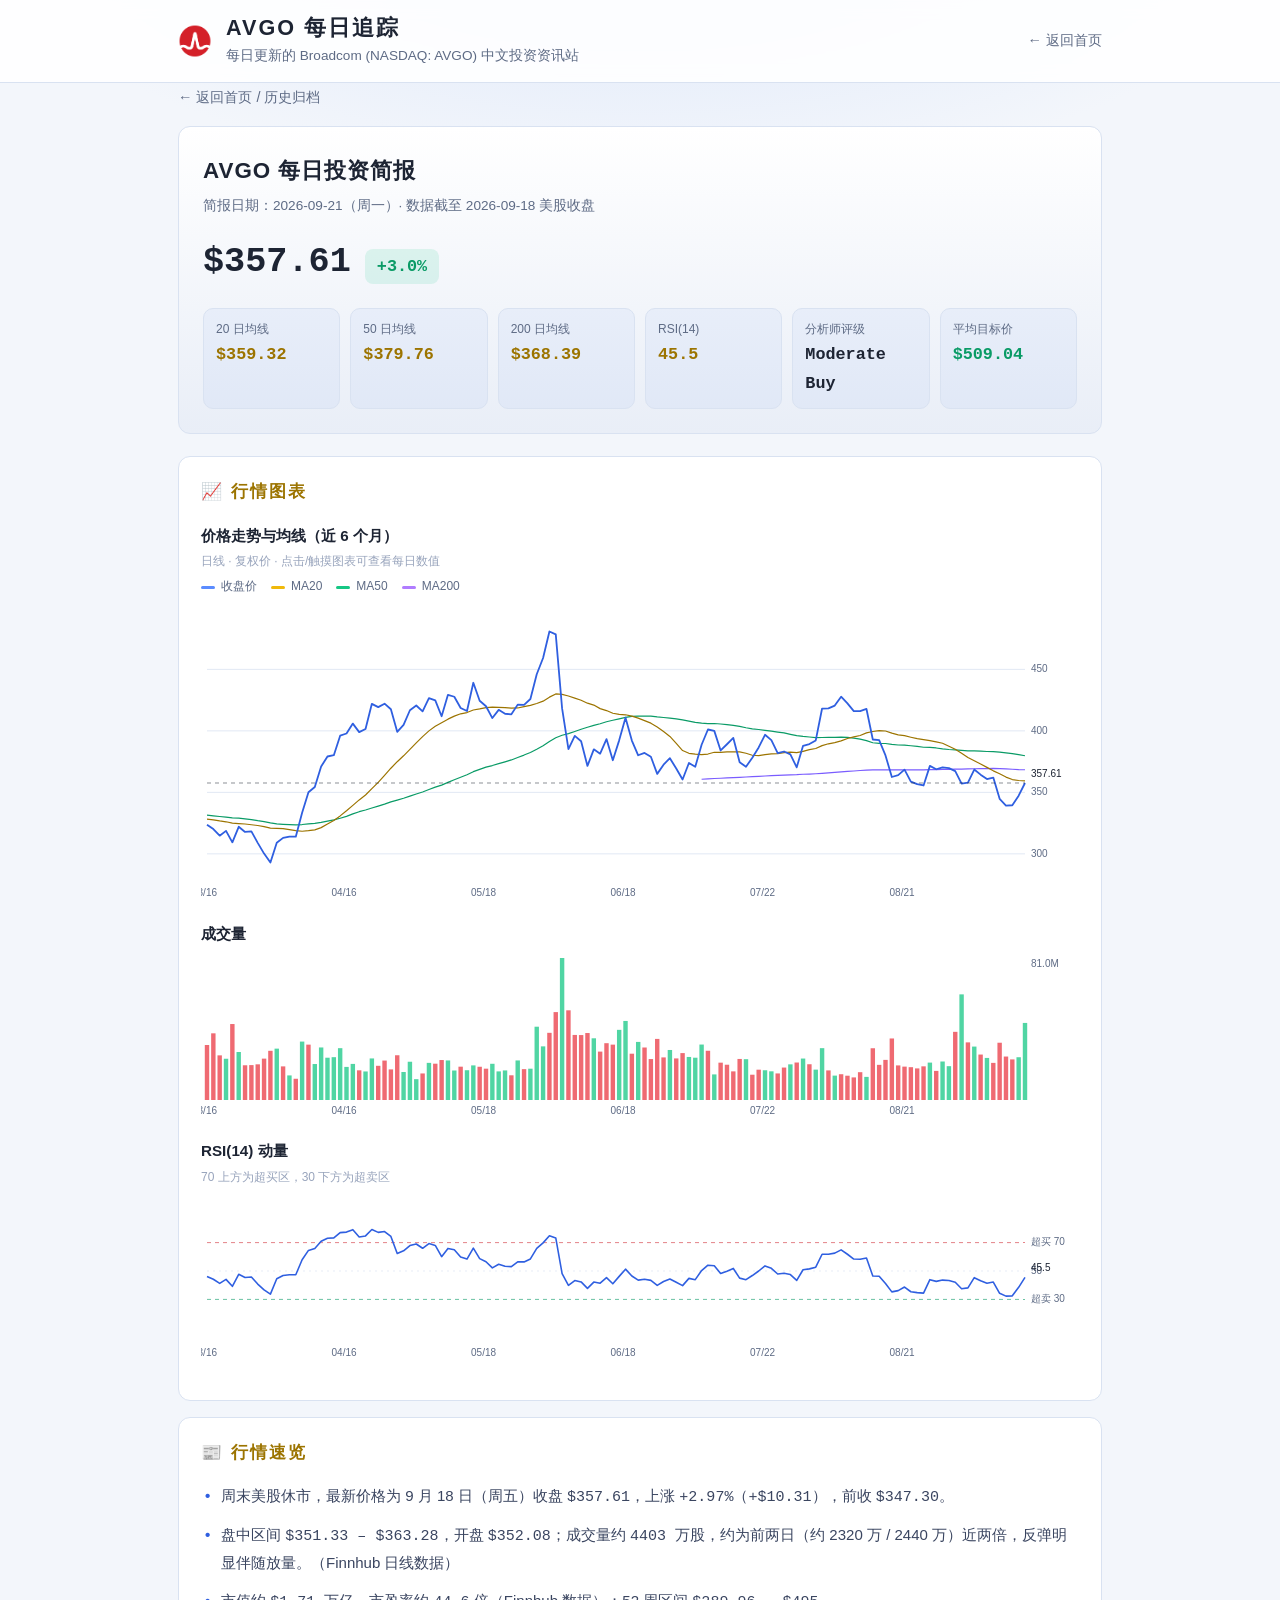
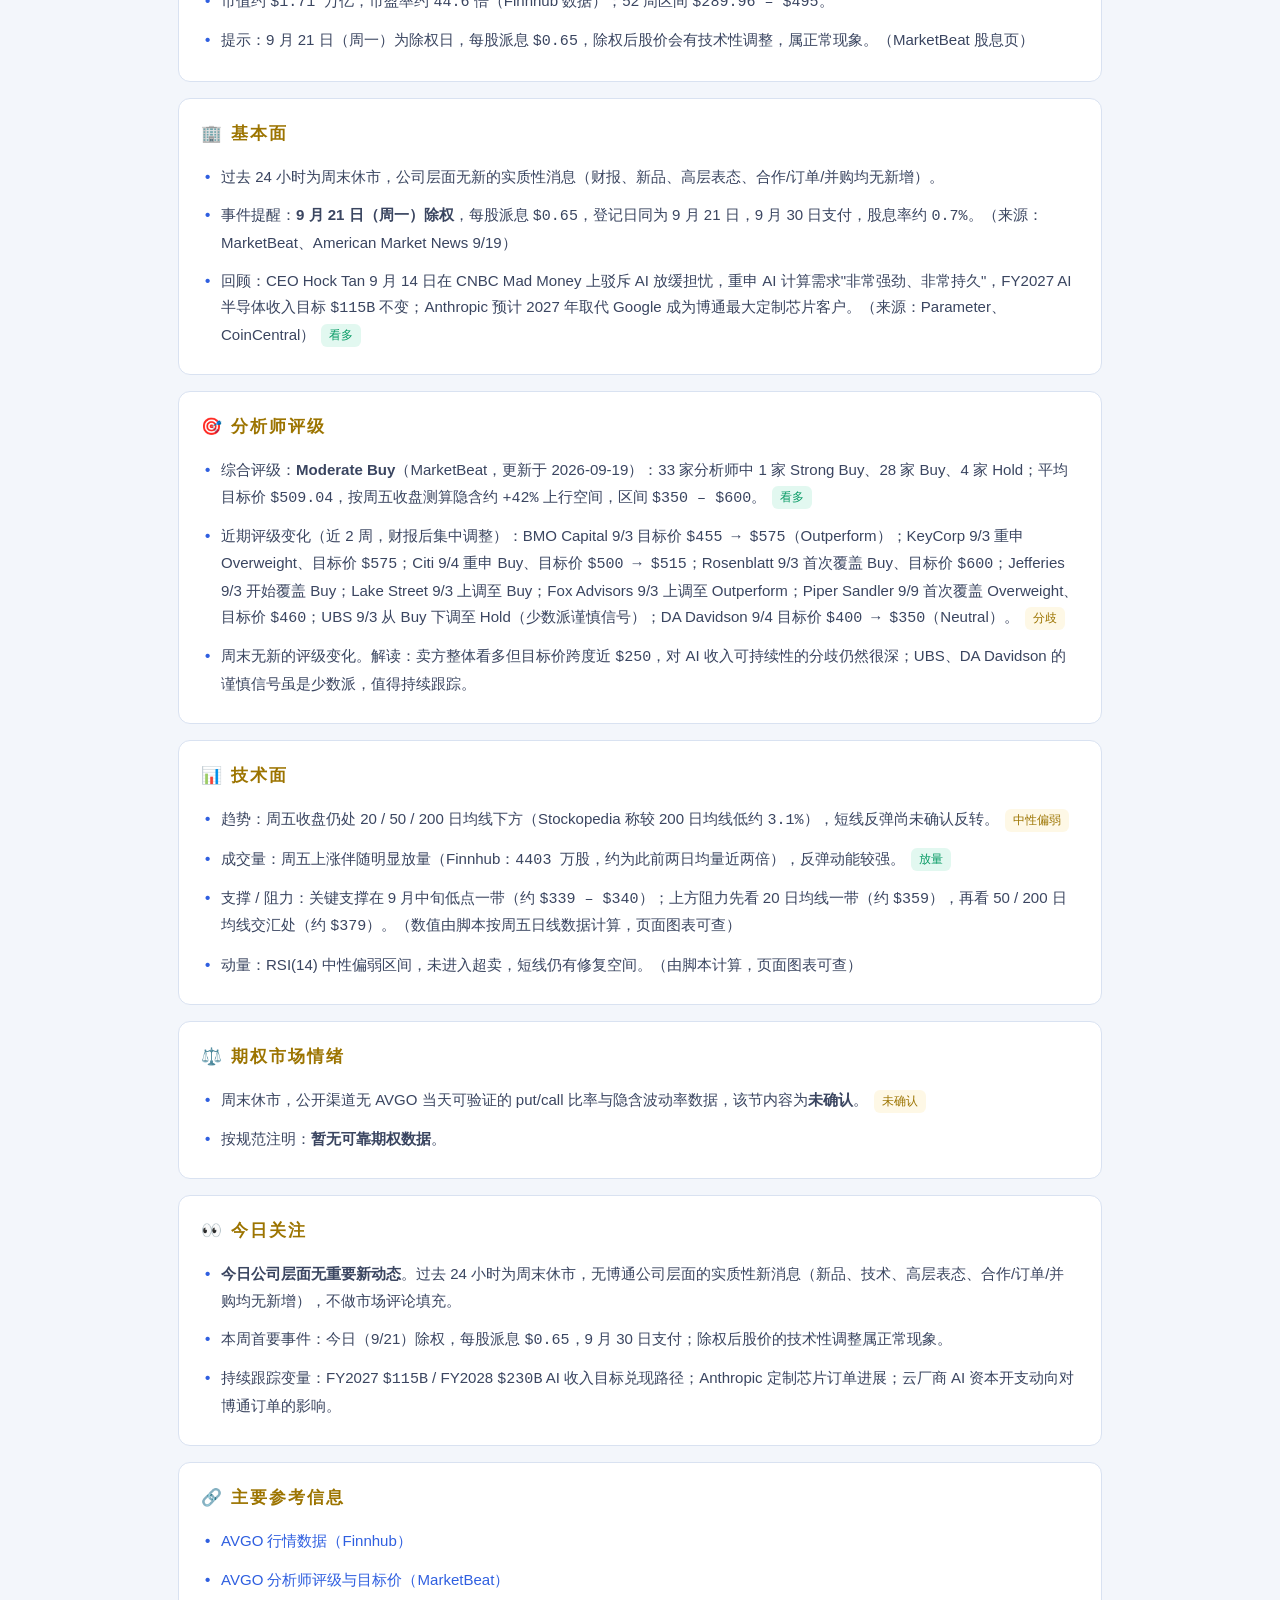
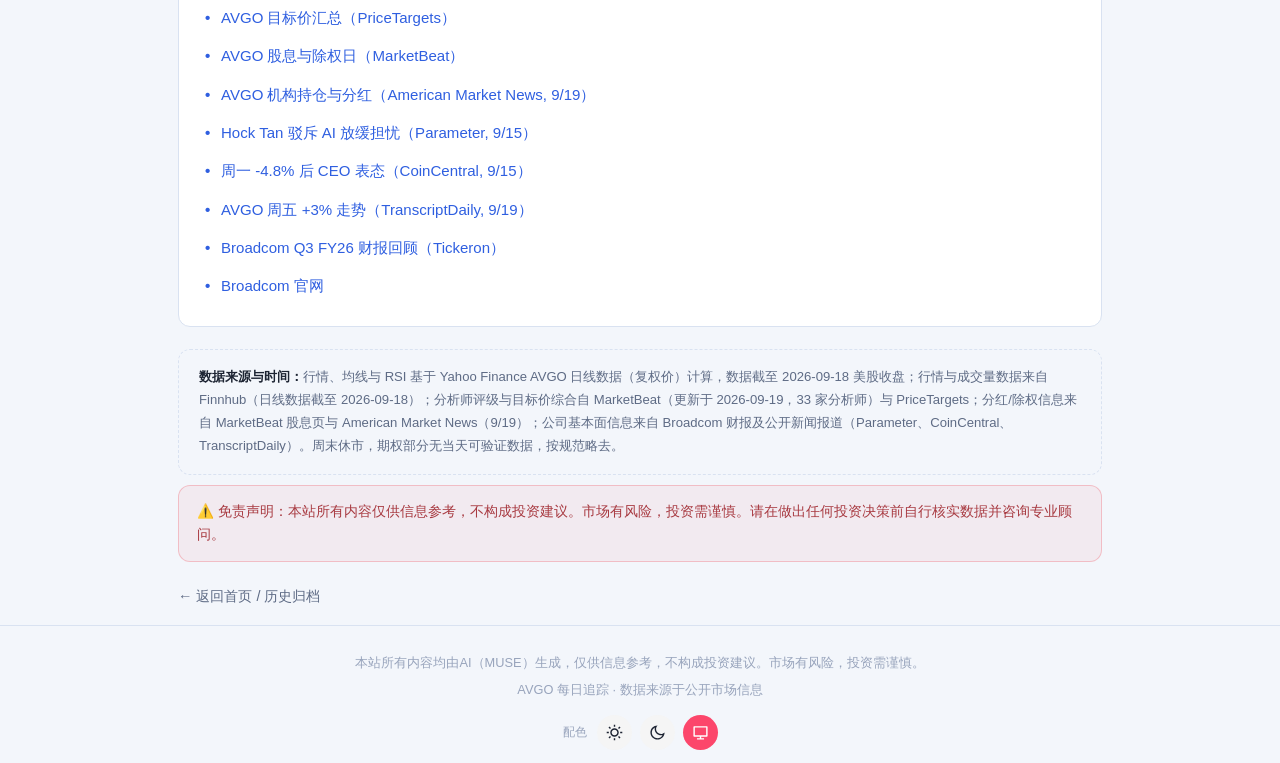
<file: briefs/2026-09-21.html>
<!DOCTYPE html>
<html lang="zh-CN">
<head>
<meta charset="UTF-8">
<meta name="viewport" content="width=device-width, initial-scale=1.0">
<title>AVGO 日报 2026-09-21 | AVGO 每日追踪</title>
<meta name="description" content="Broadcom (AVGO) 2026-09-21 每日投资简报：行情图表、基本面、分析师评级、技术面、期权情绪。">
<link rel="stylesheet" href="../styles.css">
<script>(function(){try{var m=localStorage.getItem("avgo-theme")||"system";var t=(m==="dark"||m==="light")?m:((window.matchMedia&&window.matchMedia("(prefers-color-scheme: dark)").matches)?"dark":"light");document.documentElement.setAttribute("data-theme",t);document.documentElement.setAttribute("data-theme-mode",m);}catch(e){}})();</script>
</head>
<body>

<header class="site-header">
<div class="wrap">
<div class="brand">
<a class="brand-logo-link" href="https://www.broadcom.com" target="_blank" rel="noopener" aria-label="Broadcom 官网"><img class="brand-logo" src="../assets/broadcom-logo.png" alt="Broadcom"></a>
<div>
<h1>AVGO 每日追踪</h1>
<p class="subtitle">每日更新的 Broadcom (NASDAQ: AVGO) 中文投资资讯站</p>
</div>
</div>
<button class="menu-toggle" type="button" aria-label="打开菜单" aria-expanded="false" aria-controls="site-nav">
<svg class="icon-menu" viewBox="0 0 24 24" fill="none" stroke="currentColor" stroke-width="2" stroke-linecap="round" aria-hidden="true"><path d="M4 7h16M4 12h16M4 17h16"/></svg>
<svg class="icon-close" viewBox="0 0 24 24" fill="none" stroke="currentColor" stroke-width="2" stroke-linecap="round" aria-hidden="true"><path d="M6 6l12 12M18 6L6 18"/></svg>
</button>
<nav class="nav" id="site-nav">
<a href="../index.html">← 返回首页</a>
</nav>
</div>
</header>

<main class="wrap">

<a class="back-link" href="../index.html">← 返回首页 / 历史归档</a>

<div class="brief-hero">
<h2>AVGO 每日投资简报</h2>
<p class="cutoff">简报日期：2026-09-21（周一）· 数据截至 2026-09-18 美股收盘</p>
<div class="price-row">
<div class="price num">$357.61</div>
<div class="change up">+3.0%</div>
</div>
<div class="stat-grid">
<div class="stat"><div class="label">20 日均线</div><div class="value num neutral">$359.32</div></div>
<div class="stat"><div class="label">50 日均线</div><div class="value num neutral">$379.76</div></div>
<div class="stat"><div class="label">200 日均线</div><div class="value num neutral">$368.39</div></div>
<div class="stat"><div class="label">RSI(14)</div><div class="value num neutral">45.5</div></div>
<div class="stat"><div class="label">分析师评级</div><div class="value flat">Moderate Buy</div></div>
<div class="stat"><div class="label">平均目标价</div><div class="value num up">$509.04</div></div>
</div>
</div>

<section class="brief-section">
<h3>📈 行情图表</h3>
<div class="chart-block">
<div class="chart-title">价格走势与均线（近 6 个月）</div>
<div class="chart-sub">日线 · 复权价 · 点击/触摸图表可查看每日数值</div>
<div class="chart-legend">
<span><i class="lg" style="background:#5b8cff"></i>收盘价</span>
<span><i class="lg" style="background:#f0b90b"></i>MA20</span>
<span><i class="lg" style="background:#16c784"></i>MA50</span>
<span><i class="lg" style="background:#b07cff"></i>MA200</span>
</div>
<div class="chart-wrap"><canvas class="chart" data-price="avgo-data-2026-09-21"></canvas></div>
</div>
<div class="chart-block">
<div class="chart-title">成交量</div>
<div class="chart-wrap"><canvas class="chart sm" data-volume="avgo-data-2026-09-21"></canvas></div>
</div>
<div class="chart-block">
<div class="chart-title">RSI(14) 动量</div>
<div class="chart-sub">70 上方为超买区，30 下方为超卖区</div>
<div class="chart-wrap"><canvas class="chart sm" data-rsi="avgo-data-2026-09-21"></canvas></div>
</div>
<script type="application/json" id="avgo-data-2026-09-21">{"dates":["2025-09-19","2025-09-22","2025-09-23","2025-09-24","2025-09-25","2025-09-26","2025-09-29","2025-09-30","2025-10-01","2025-10-02","2025-10-03","2025-10-06","2025-10-07","2025-10-08","2025-10-09","2025-10-10","2025-10-13","2025-10-14","2025-10-15","2025-10-16","2025-10-17","2025-10-20","2025-10-21","2025-10-22","2025-10-23","2025-10-24","2025-10-27","2025-10-28","2025-10-29","2025-10-30","2025-10-31","2025-11-03","2025-11-04","2025-11-05","2025-11-06","2025-11-07","2025-11-10","2025-11-11","2025-11-12","2025-11-13","2025-11-14","2025-11-17","2025-11-18","2025-11-19","2025-11-20","2025-11-21","2025-11-24","2025-11-25","2025-11-26","2025-11-28","2025-12-01","2025-12-02","2025-12-03","2025-12-04","2025-12-05","2025-12-08","2025-12-09","2025-12-10","2025-12-11","2025-12-12","2025-12-15","2025-12-16","2025-12-17","2025-12-18","2025-12-19","2025-12-22","2025-12-23","2025-12-24","2025-12-26","2025-12-29","2025-12-30","2025-12-31","2026-01-02","2026-01-05","2026-01-06","2026-01-07","2026-01-08","2026-01-09","2026-01-12","2026-01-13","2026-01-14","2026-01-15","2026-01-16","2026-01-20","2026-01-21","2026-01-22","2026-01-23","2026-01-26","2026-01-27","2026-01-28","2026-01-29","2026-01-30","2026-02-02","2026-02-03","2026-02-04","2026-02-05","2026-02-06","2026-02-09","2026-02-10","2026-02-11","2026-02-12","2026-02-13","2026-02-17","2026-02-18","2026-02-19","2026-02-20","2026-02-23","2026-02-24","2026-02-25","2026-02-26","2026-02-27","2026-03-02","2026-03-03","2026-03-04","2026-03-05","2026-03-06","2026-03-09","2026-03-10","2026-03-11","2026-03-12","2026-03-13","2026-03-16","2026-03-17","2026-03-18","2026-03-19","2026-03-20","2026-03-23","2026-03-24","2026-03-25","2026-03-26","2026-03-27","2026-03-30","2026-03-31","2026-04-01","2026-04-02","2026-04-06","2026-04-07","2026-04-08","2026-04-09","2026-04-10","2026-04-13","2026-04-14","2026-04-15","2026-04-16","2026-04-17","2026-04-20","2026-04-21","2026-04-22","2026-04-23","2026-04-24","2026-04-27","2026-04-28","2026-04-29","2026-04-30","2026-05-01","2026-05-04","2026-05-05","2026-05-06","2026-05-07","2026-05-08","2026-05-11","2026-05-12","2026-05-13","2026-05-14","2026-05-15","2026-05-18","2026-05-19","2026-05-20","2026-05-21","2026-05-22","2026-05-26","2026-05-27","2026-05-28","2026-05-29","2026-06-01","2026-06-02","2026-06-03","2026-06-04","2026-06-05","2026-06-08","2026-06-09","2026-06-10","2026-06-11","2026-06-12","2026-06-15","2026-06-16","2026-06-17","2026-06-18","2026-06-22","2026-06-23","2026-06-24","2026-06-25","2026-06-26","2026-06-29","2026-06-30","2026-07-01","2026-07-02","2026-07-06","2026-07-07","2026-07-08","2026-07-09","2026-07-10","2026-07-13","2026-07-14","2026-07-15","2026-07-16","2026-07-17","2026-07-20","2026-07-21","2026-07-22","2026-07-23","2026-07-24","2026-07-27","2026-07-28","2026-07-29","2026-07-30","2026-07-31","2026-08-03","2026-08-04","2026-08-05","2026-08-06","2026-08-07","2026-08-10","2026-08-11","2026-08-12","2026-08-13","2026-08-14","2026-08-17","2026-08-18","2026-08-19","2026-08-20","2026-08-21","2026-08-24","2026-08-25","2026-08-26","2026-08-27","2026-08-28","2026-08-31","2026-09-01","2026-09-02","2026-09-03","2026-09-04","2026-09-08","2026-09-09","2026-09-10","2026-09-11","2026-09-14","2026-09-15","2026-09-16","2026-09-17","2026-09-18"],"open":[344.65,342.43,340.24,339.76,332.99,337.43,336.0,330.12,328.15,347.61,341.5,335.92,337.03,333.82,345.75,345.39,352.77,350.13,354.47,356.8,349.61,353.8,350.0,347.3,340.4,352.51,361.54,362.62,373.19,386.4,378.27,372.0,358.52,350.89,360.11,354.19,357.9,358.97,358.04,351.58,331.47,339.82,343.2,340.71,366.0,345.16,347.73,384.93,385.55,399.35,394.85,388.31,380.0,380.68,386.17,402.48,398.75,402.2,404.83,379.96,361.89,336.02,346.61,336.0,333.34,346.03,340.81,350.69,351.06,348.72,349.97,349.73,352.78,354.74,343.6,341.7,342.78,337.92,340.95,352.88,348.97,349.12,346.27,344.1,335.51,335.35,319.3,319.8,329.76,338.85,332.56,332.44,326.11,336.74,319.51,314.34,320.1,330.77,347.47,346.8,343.83,329.85,319.68,329.52,333.01,332.36,332.25,322.54,330.74,326.5,310.7,309.36,313.0,315.68,330.18,328.28,327.25,348.73,342.59,337.74,337.68,326.02,325.76,320.43,312.47,320.12,318.0,320.0,322.59,314.02,307.06,300.87,299.39,313.37,304.49,315.06,326.73,351.75,352.3,360.94,369.66,377.9,389.88,395.0,400.9,405.7,399.41,406.98,422.39,424.98,420.48,400.31,403.5,415.52,415.09,418.22,421.66,435.56,421.82,419.8,427.62,423.43,415.81,416.73,432.81,421.41,409.82,412.81,413.55,417.49,418.5,425.07,421.14,432.95,450.09,488.79,494.78,408.99,407.61,402.62,401.61,381.5,372.82,383.72,395.51,390.21,388.71,409.58,413.66,377.87,386.62,386.58,370.45,373.62,374.79,371.87,365.73,373.61,366.56,377.52,402.19,398.5,393.48,395.72,396.09,384.54,366.05,378.76,390.21,380.2,392.19,387.68,389.82,374.36,380.64,380.35,394.83,384.41,402.97,421.7,420.55,428.4,426.99,426.07,426.26,415.81,411.96,397.26,384.32,372.4,364.39,370.69,364.97,361.1,357.12,361.79,373.6,369.52,364.25,369.68,351.74,359.7,363.68,366.23,360.03,364.85,349.63,346.04,342.37,346.62,352.08],"high":[346.27,346.67,345.22,340.08,338.06,339.08,341.05,331.05,337.95,347.61,344.4,344.13,338.11,346.54,347.31,350.6,359.38,350.67,359.4,363.24,350.97,356.59,351.1,348.01,346.57,358.3,362.75,374.06,386.48,386.4,378.82,374.85,368.95,364.87,363.5,354.5,360.0,361.89,358.87,353.55,344.74,352.2,347.97,359.69,376.08,348.6,382.0,388.13,399.87,403.0,395.42,393.5,382.3,383.89,393.53,407.29,406.93,414.61,409.3,382.0,362.0,347.5,346.61,336.03,343.45,346.24,350.11,352.86,353.25,350.33,352.68,349.88,360.66,355.03,349.05,349.7,343.68,347.39,353.9,359.49,350.69,349.68,354.51,345.4,335.8,336.99,321.99,328.68,334.76,339.99,335.95,338.2,336.06,338.9,319.51,326.53,335.0,352.34,348.01,347.2,346.29,334.32,335.75,337.88,338.44,340.11,338.5,328.31,335.91,326.58,320.0,320.04,315.88,322.64,336.12,343.51,348.49,353.14,345.81,339.83,338.32,329.2,327.44,325.44,323.27,321.51,326.48,324.4,324.3,316.92,307.5,304.77,310.31,315.79,314.69,316.4,334.15,354.14,358.7,376.55,380.86,382.28,397.08,399.68,406.73,406.42,403.6,423.2,429.31,425.0,422.75,405.81,405.64,418.38,423.17,423.83,433.39,437.68,426.49,435.0,433.65,429.34,418.63,442.36,432.81,422.01,417.95,424.17,422.25,419.99,435.31,432.8,429.68,448.9,466.05,488.82,495.0,426.48,410.5,402.84,407.87,385.81,389.5,384.98,396.2,391.79,400.65,412.7,414.64,391.02,388.74,388.8,373.69,376.21,379.62,373.75,374.0,383.16,372.96,395.09,407.52,402.44,395.75,397.33,399.0,386.74,377.35,383.59,390.58,398.59,397.61,389.27,389.9,385.8,386.12,388.68,399.92,392.61,422.07,427.0,428.03,430.84,432.73,426.76,426.5,424.92,412.5,399.36,385.78,373.91,367.12,375.13,366.17,362.99,359.47,371.72,376.59,372.75,371.4,371.09,359.4,360.16,372.7,368.01,365.27,366.78,350.25,347.26,344.15,350.94,363.28],"low":[336.43,337.94,337.02,333.81,327.3,330.58,327.55,324.61,324.5,335.25,335.74,334.56,326.58,332.62,340.4,324.05,343.52,339.65,347.5,349.49,340.78,347.84,341.31,335.51,340.4,350.88,355.08,362.53,373.19,370.06,365.1,361.98,351.0,350.09,352.71,337.27,354.61,349.67,351.68,334.16,329.06,337.52,335.51,337.8,345.18,331.8,347.66,371.75,383.26,397.16,385.1,379.79,370.65,376.53,385.15,397.4,395.51,399.56,394.19,355.15,337.51,335.06,321.42,323.63,332.58,337.22,338.54,347.14,347.75,344.69,349.3,345.42,345.56,336.5,338.0,335.88,330.5,333.5,340.95,350.91,334.42,341.67,344.05,331.8,324.2,324.89,314.11,317.6,327.02,326.7,320.28,328.33,325.75,308.65,295.3,306.7,316.3,330.65,339.84,333.74,329.56,324.69,316.31,327.23,329.68,329.58,325.32,314.45,329.28,307.93,310.0,307.2,307.4,311.74,323.03,327.4,323.61,340.8,338.22,332.2,321.43,320.06,317.25,315.55,308.51,309.92,314.93,314.84,316.72,309.17,298.87,289.96,296.34,310.48,301.75,310.28,321.8,342.53,351.5,360.82,369.48,376.32,385.57,392.35,399.81,395.9,394.57,404.86,417.8,408.86,414.63,394.65,396.78,404.23,413.28,409.53,419.35,417.78,406.3,414.0,425.05,408.41,404.8,415.59,419.8,414.37,405.86,411.42,410.5,410.21,417.0,416.49,414.01,431.47,442.22,470.46,472.64,403.01,385.59,391.35,370.33,371.17,370.55,377.0,388.6,376.46,382.65,405.38,391.91,376.66,376.96,372.7,363.83,360.46,370.64,368.03,356.43,371.18,362.01,376.89,387.93,395.7,383.42,384.64,386.74,371.9,357.8,375.96,379.22,380.0,386.82,378.75,373.5,371.52,369.51,377.54,379.71,374.61,400.68,416.89,410.76,421.61,420.16,413.23,414.61,411.41,388.5,391.31,377.01,357.61,362.25,365.05,358.71,355.31,350.06,360.61,365.35,366.3,362.0,364.65,342.33,353.7,362.74,359.25,357.75,361.64,343.91,337.9,335.81,345.31,351.33],"close":[342.43,336.9,337.05,337.42,334.23,332.67,326.07,328.07,331.53,336.3,336.48,333.62,334.54,343.57,343.1,322.82,354.71,342.21,349.37,352.18,347.38,347.29,340.75,338.4,342.37,352.16,360.03,370.89,383.83,374.37,367.57,360.53,349.98,356.98,353.61,347.48,356.39,350.0,353.24,338.09,340.55,340.74,338.6,352.44,344.89,338.3,375.85,382.88,395.35,400.71,383.93,379.44,378.49,378.91,388.07,398.86,404.03,410.67,404.11,357.92,337.92,339.4,324.2,328.04,338.46,340.2,348.04,348.93,350.84,348.11,348.57,344.83,346.34,342.16,342.51,342.24,331.26,343.7,350.92,353.31,338.64,341.76,350.42,331.38,327.59,324.3,318.88,323.66,331.57,332.02,329.52,330.08,329.89,319.15,306.92,309.37,331.7,342.68,339.19,341.5,329.95,323.98,331.32,332.29,332.76,331.43,329.13,324.3,331.09,320.52,318.38,317.65,312.69,316.36,331.55,329.27,344.48,341.32,340.32,334.74,320.98,323.73,320.13,314.77,318.67,309.37,322.0,317.79,318.31,308.93,300.2,292.95,309.02,312.99,314.05,313.93,333.44,350.08,354.35,370.96,379.15,380.18,396.09,397.84,405.9,399.0,401.53,421.98,419.28,422.09,417.54,399.2,404.81,416.77,420.61,415.84,426.68,424.77,411.91,429.32,427.75,418.64,416.13,439.1,424.52,420.05,410.42,417.1,413.91,413.49,421.34,421.19,425.91,446.06,459.24,480.81,478.47,418.25,385.12,395.97,391.54,371.51,384.96,381.47,393.32,376.11,392.28,410.7,392.13,380.15,382.07,378.91,365.02,372.45,377.75,369.34,360.45,373.9,370.78,388.69,401.11,399.97,384.05,389.11,394.28,374.45,370.83,378.16,386.5,396.81,392.47,381.92,383.22,380.91,370.32,387.84,389.28,392.23,418.16,418.28,420.57,427.76,422.4,416.08,416.05,417.82,392.99,392.43,380.0,362.48,364.03,368.45,358.76,356.74,355.59,371.54,368.79,370.34,369.68,367.24,357.16,357.9,368.56,364.38,360.83,361.99,344.72,339.27,339.51,347.3,357.61],"volume":[41240100,28660000,21944100,19677300,21678200,15464700,21336000,20109500,21122700,19917600,14749100,18465700,18086700,21478300,17643700,28941000,45984300,22078000,23918500,20317200,20937900,15640200,16092600,19268800,12859200,16143700,20065800,21056000,24975200,24295300,21598400,17198900,24047500,17087600,19896900,21903200,16409000,16446800,12190500,22616600,18500800,14799600,21726800,21851900,28867000,30280300,47262400,33507600,28693000,13365500,23252000,22207000,21336400,15845900,24779900,30410600,24546000,31531000,45681600,95588500,65894900,58061100,73300900,54501900,159095200,28739600,28232600,11424400,15028100,21946900,16633600,15346100,25398600,31136000,27135500,20249300,24385200,22482500,20949600,18308000,30094700,22218800,31291200,32293900,32006600,24275400,30259500,25006400,25537600,23001700,20447500,28313000,17278200,36914800,43330300,42775800,33003400,30091000,19542700,17004700,22007300,18397200,23469700,13565300,15180900,17658900,16472400,23614400,20182300,33025300,28004200,20567200,20826200,34895800,57076600,39152200,40605800,29531700,20104100,21982700,34725000,31363100,38026500,25460600,23524800,43325900,27369200,19799000,19900000,20343700,23593900,28054500,29289500,19171000,14021100,12111300,33310900,31573100,20514900,29958100,24115800,24423000,29559300,18872900,20581700,16922000,16275500,23702500,19501600,22491100,17451600,25519200,15962500,21821600,11882600,15140400,21175200,20707000,22791700,22561400,16825500,19004300,16981200,19733800,18957100,17863300,20652100,16312600,16865300,14086400,22562900,17601000,17855600,41798400,30586000,38306700,50126400,80979400,51146100,37099000,37026900,38193500,35187600,27600900,32394200,31573700,40005500,45076100,26403700,33122200,29938700,23353700,34839300,24285200,28517400,23712600,26749500,24544000,24116700,31624100,28074000,14595900,21294500,20118700,16324100,23407200,23272200,14420500,17291100,16966200,16348700,15149400,18502100,20328400,21374400,23639800,20391000,17315100,29564200,16880400,13907500,14698300,13854100,12882700,15859200,13180500,29513600,20042600,22878200,35091400,19729800,19037100,18717200,18014900,19196300,21330000,16596100,21948000,19288900,38874600,60242600,32863300,30464900,25918200,23994300,21166900,32662800,24783900,23152500,24389600,43948400],"ma20":[null,null,null,null,null,null,null,null,null,null,null,null,null,null,null,null,null,null,null,337.76,338.01,338.53,338.72,338.77,339.17,340.15,341.84,343.99,346.6,348.5,350.06,351.4,352.18,352.85,353.37,354.61,354.69,355.08,355.27,354.57,354.23,353.9,353.79,354.49,354.62,353.93,354.72,355.32,355.89,357.21,358.03,358.97,360.4,361.5,363.22,365.79,368.17,371.2,373.75,374.74,374.61,374.54,373.82,372.6,372.28,372.37,370.98,369.28,367.06,364.43,362.66,360.93,359.32,357.48,355.21,352.38,348.74,345.39,342.73,342.5,342.53,342.65,343.96,344.13,343.59,342.79,341.33,340.07,339.11,338.3,337.35,336.61,335.79,334.64,332.86,331.22,331.24,331.19,330.6,330.01,329.58,328.69,327.73,327.78,328.04,328.39,328.91,328.94,328.91,328.34,327.78,327.16,326.3,326.16,327.39,328.39,329.03,328.96,329.01,328.68,328.23,328.21,327.66,326.78,326.07,324.97,324.62,324.29,323.65,323.07,322.16,320.93,320.74,320.58,319.7,318.93,318.38,318.82,319.52,321.33,324.24,327.06,330.86,335.02,339.38,343.86,347.83,353.04,358.09,363.75,369.62,374.93,379.72,384.91,390.24,395.33,399.99,403.73,406.61,409.52,411.96,413.88,414.88,416.94,417.87,418.93,419.37,419.13,418.86,418.43,418.62,419.72,420.77,422.24,424.17,427.42,430.01,429.68,428.34,426.67,424.86,422.51,420.95,418.07,416.51,414.31,413.4,413.08,411.99,410.33,408.36,406.25,403.21,399.52,395.45,389.88,383.98,381.76,381.04,380.68,381.16,382.58,382.53,382.91,382.96,382.88,381.81,380.18,379.9,380.73,381.25,381.4,382.31,382.73,382.36,383.29,384.73,385.65,388.02,389.49,390.47,391.86,393.78,395.12,396.21,398.38,399.49,400.2,399.88,398.16,396.74,396.07,394.84,393.63,392.9,392.08,391.06,389.96,387.54,384.99,381.82,378.32,375.63,373.05,370.29,367.49,365.08,362.42,360.4,359.64,359.32],"ma50":[null,null,null,null,null,null,null,null,null,null,null,null,null,null,null,null,null,null,null,null,null,null,null,null,null,null,null,null,null,null,null,null,null,null,null,null,null,null,null,null,null,null,null,null,null,null,null,null,null,349.14,349.97,350.82,351.65,352.48,353.56,354.88,356.44,358.09,359.54,359.97,360.0,360.12,359.91,359.6,359.51,359.86,359.72,359.86,359.89,359.8,359.83,359.78,359.89,359.97,359.97,359.77,359.2,358.65,357.99,357.57,356.99,356.62,356.63,356.11,355.59,355.13,354.38,353.85,353.42,353.3,353.08,352.86,352.69,352.03,351.27,350.69,349.8,349.0,347.88,346.69,345.61,344.5,343.56,342.63,341.52,340.17,338.67,336.95,335.49,334.74,334.35,333.91,333.68,333.45,333.31,333.09,333.02,332.87,332.66,332.39,331.84,331.42,330.89,330.35,329.87,329.21,329.03,328.51,327.86,326.97,326.2,325.22,324.39,324.03,323.76,323.55,323.84,324.37,324.82,325.6,326.6,327.6,328.92,330.5,332.48,334.27,335.66,337.25,338.85,340.46,342.22,343.72,345.19,346.88,348.64,350.33,352.28,354.29,355.9,358.08,360.27,362.29,364.35,366.81,368.67,370.48,371.8,373.32,374.79,376.36,378.37,380.32,382.44,385.06,387.87,391.3,394.43,396.44,397.78,399.52,401.35,402.92,404.44,405.81,407.39,408.63,409.81,411.02,411.78,411.96,412.02,412.0,411.37,410.87,410.3,409.71,408.89,407.93,406.96,406.29,405.96,405.98,405.56,405.01,404.48,403.65,402.54,401.6,401.1,400.45,399.74,399.01,398.35,397.18,396.1,395.46,395.03,394.54,394.62,394.72,394.7,394.83,394.76,394.16,393.3,392.04,390.33,389.81,389.71,389.04,388.49,388.43,387.9,387.41,386.66,386.56,386.09,385.29,384.84,384.58,384.08,383.66,383.73,383.57,383.23,383.09,382.77,382.08,381.45,380.63,379.76],"ma200":[null,null,null,null,null,null,null,null,null,null,null,null,null,null,null,null,null,null,null,null,null,null,null,null,null,null,null,null,null,null,null,null,null,null,null,null,null,null,null,null,null,null,null,null,null,null,null,null,null,null,null,null,null,null,null,null,null,null,null,null,null,null,null,null,null,null,null,null,null,null,null,null,null,null,null,null,null,null,null,null,null,null,null,null,null,null,null,null,null,null,null,null,null,null,null,null,null,null,null,null,null,null,null,null,null,null,null,null,null,null,null,null,null,null,null,null,null,null,null,null,null,null,null,null,null,null,null,null,null,null,null,null,null,null,null,null,null,null,null,null,null,null,null,null,null,null,null,null,null,null,null,null,null,null,null,null,null,null,null,null,null,null,null,null,null,null,null,null,null,null,null,null,null,null,null,null,null,null,null,null,null,null,null,null,null,null,null,null,null,null,null,null,null,null,null,null,null,null,null,360.65,360.94,361.25,361.49,361.75,362.05,362.26,362.48,362.73,363.01,363.31,363.59,363.83,364.07,364.26,364.4,364.72,364.89,365.14,365.49,365.82,366.19,366.59,367.0,367.38,367.75,368.08,368.25,368.35,368.33,368.27,368.26,368.3,368.34,368.34,368.35,368.47,368.53,368.63,368.72,368.86,368.94,369.03,369.18,369.24,369.32,369.44,369.28,369.06,368.78,368.52,368.39],"rsi":[null,null,null,null,null,null,null,null,null,null,null,null,null,null,50.8,33.2,57.9,50.1,53.9,55.4,52.3,52.3,48.1,46.7,49.4,55.5,59.7,64.7,69.5,62.8,58.4,54.2,48.5,52.1,50.3,47.1,51.9,48.5,50.3,42.8,44.3,44.4,43.3,51.6,47.5,44.2,60.9,63.1,66.7,68.2,59.5,57.4,56.9,57.1,60.6,64.3,66.0,68.0,63.9,43.9,38.3,38.9,35.0,36.7,41.3,42.0,45.4,45.8,46.7,45.5,45.8,44.1,45.0,43.0,43.2,43.0,37.5,46.0,50.2,51.5,43.7,45.6,50.5,41.6,40.1,38.7,36.6,39.8,44.7,45.0,43.7,44.1,44.0,38.1,32.7,34.7,49.3,54.7,52.8,54.0,47.7,44.8,48.9,49.4,49.7,48.9,47.5,44.5,49.3,43.1,41.9,41.5,38.7,41.8,52.5,51.0,59.4,57.2,56.5,52.6,44.4,46.2,44.2,41.3,44.1,39.2,47.7,45.4,45.8,40.8,36.7,33.7,44.5,46.8,47.4,47.4,57.9,64.5,65.9,71.0,73.1,73.3,77.0,77.4,79.1,74.0,74.7,79.2,77.2,77.8,74.3,62.3,64.2,67.9,69.0,66.0,69.3,68.0,60.1,65.9,65.0,59.8,58.4,66.1,58.7,56.5,52.2,54.8,53.3,53.1,56.5,56.4,58.5,65.9,69.8,74.8,73.3,48.1,39.9,43.3,42.3,37.8,42.2,41.4,45.3,41.0,46.2,51.3,46.5,43.6,44.2,43.4,39.9,42.6,44.4,42.1,39.7,44.8,43.9,50.3,54.1,53.7,48.2,49.9,51.8,45.0,43.9,46.8,50.0,53.6,51.9,47.9,48.4,47.5,43.4,50.9,51.5,52.7,61.8,61.8,62.6,64.9,61.8,58.4,58.3,59.1,46.5,46.3,41.2,35.3,36.2,38.7,35.4,34.8,34.4,43.9,42.7,43.6,43.3,42.1,37.5,38.1,45.3,43.2,41.4,42.2,34.3,32.3,32.5,38.5,45.5]}</script>
</section>

<section class="brief-section">
<h3>📰 行情速览</h3>
<ul>
<li>周末美股休市，最新价格为 9 月 18 日（周五）收盘 <span class="num">$357.61</span>，上涨 <span class="num">+2.97%</span>（<span class="num">+$10.31</span>），前收 <span class="num">$347.30</span>。</li>
<li>盘中区间 <span class="num">$351.33 – $363.28</span>，开盘 <span class="num">$352.08</span>；成交量约 <span class="num">4403 万股</span>，约为前两日（约 2320 万 / 2440 万）近两倍，反弹明显伴随放量。（Finnhub 日线数据）</li>
<li>市值约 <span class="num">$1.71 万亿</span>，市盈率约 <span class="num">44.6</span> 倍（Finnhub 数据）；52 周区间 <span class="num">$289.96 – $495</span>。</li>
<li>提示：9 月 21 日（周一）为除权日，每股派息 <span class="num">$0.65</span>，除权后股价会有技术性调整，属正常现象。（MarketBeat 股息页）</li>
</ul>
</section>

<section class="brief-section">
<h3>🏢 基本面</h3>
<ul>
<li>过去 24 小时为周末休市，公司层面无新的实质性消息（财报、新品、高层表态、合作/订单/并购均无新增）。</li>
<li>事件提醒：<strong>9 月 21 日（周一）除权</strong>，每股派息 <span class="num">$0.65</span>，登记日同为 9 月 21 日，9 月 30 日支付，股息率约 <span class="num">0.7%</span>。（来源：MarketBeat、American Market News 9/19）</li>
<li>回顾：CEO Hock Tan 9 月 14 日在 CNBC Mad Money 上驳斥 AI 放缓担忧，重申 AI 计算需求"非常强劲、非常持久"，FY2027 AI 半导体收入目标 <span class="num">$115B</span> 不变；Anthropic 预计 2027 年取代 Google 成为博通最大定制芯片客户。（来源：Parameter、CoinCentral）<span class="tag bull">看多</span></li>
</ul>
</section>

<section class="brief-section">
<h3>🎯 分析师评级</h3>
<ul>
<li>综合评级：<strong>Moderate Buy</strong>（MarketBeat，更新于 2026-09-19）：33 家分析师中 1 家 Strong Buy、28 家 Buy、4 家 Hold；平均目标价 <span class="num">$509.04</span>，按周五收盘测算隐含约 <span class="num">+42%</span> 上行空间，区间 <span class="num">$350 – $600</span>。<span class="tag bull">看多</span></li>
<li>近期评级变化（近 2 周，财报后集中调整）：BMO Capital 9/3 目标价 <span class="num">$455 → $575</span>（Outperform）；KeyCorp 9/3 重申 Overweight、目标价 <span class="num">$575</span>；Citi 9/4 重申 Buy、目标价 <span class="num">$500 → $515</span>；Rosenblatt 9/3 首次覆盖 Buy、目标价 <span class="num">$600</span>；Jefferies 9/3 开始覆盖 Buy；Lake Street 9/3 上调至 Buy；Fox Advisors 9/3 上调至 Outperform；Piper Sandler 9/9 首次覆盖 Overweight、目标价 <span class="num">$460</span>；UBS 9/3 从 Buy 下调至 Hold（少数派谨慎信号）；DA Davidson 9/4 目标价 <span class="num">$400 → $350</span>（Neutral）。<span class="tag flat">分歧</span></li>
<li>周末无新的评级变化。解读：卖方整体看多但目标价跨度近 <span class="num">$250</span>，对 AI 收入可持续性的分歧仍然很深；UBS、DA Davidson 的谨慎信号虽是少数派，值得持续跟踪。</li>
</ul>
</section>

<section class="brief-section">
<h3>📊 技术面</h3>
<ul>
<li>趋势：周五收盘仍处 20 / 50 / 200 日均线下方（Stockopedia 称较 200 日均线低约 <span class="num">3.1%</span>），短线反弹尚未确认反转。<span class="tag flat">中性偏弱</span></li>
<li>成交量：周五上涨伴随明显放量（Finnhub：<span class="num">4403 万股</span>，约为此前两日均量近两倍），反弹动能较强。<span class="tag bull">放量</span></li>
<li>支撑 / 阻力：关键支撑在 9 月中旬低点一带（约 <span class="num">$339 – $340</span>）；上方阻力先看 20 日均线一带（约 <span class="num">$359</span>），再看 50 / 200 日均线交汇处（约 <span class="num">$379</span>）。（数值由脚本按周五日线数据计算，页面图表可查）</li>
<li>动量：RSI(14) 中性偏弱区间，未进入超卖，短线仍有修复空间。（由脚本计算，页面图表可查）</li>
</ul>
</section>

<section class="brief-section">
<h3>⚖️ 期权市场情绪</h3>
<ul>
<li>周末休市，公开渠道无 AVGO 当天可验证的 put/call 比率与隐含波动率数据，该节内容为<strong>未确认</strong>。<span class="tag flat">未确认</span></li>
<li>按规范注明：<strong>暂无可靠期权数据</strong>。</li>
</ul>
</section>

<section class="brief-section">
<h3>👀 今日关注</h3>
<ul>
<li><strong>今日公司层面无重要新动态</strong>。过去 24 小时为周末休市，无博通公司层面的实质性新消息（新品、技术、高层表态、合作/订单/并购均无新增），不做市场评论填充。</li>
<li>本周首要事件：今日（9/21）除权，每股派息 <span class="num">$0.65</span>，9 月 30 日支付；除权后股价的技术性调整属正常现象。</li>
<li>持续跟踪变量：FY2027 <span class="num">$115B</span> / FY2028 <span class="num">$230B</span> AI 收入目标兑现路径；Anthropic 定制芯片订单进展；云厂商 AI 资本开支动向对博通订单的影响。</li>
</ul>
</section>

<section class="brief-section">
<h3>🔗 主要参考信息</h3>
<ul class="ref-links">
<li><a href="https://finnhub.io/?q=%22AVGO%22" target="_blank" rel="noopener">AVGO 行情数据（Finnhub）</a></li>
<li><a href="https://www.MarketBeat.com/stocks/NASDAQ/AVGO/forecast/" target="_blank" rel="noopener">AVGO 分析师评级与目标价（MarketBeat）</a></li>
<li><a href="https://www.pricetargets.com/NASDAQ/AVGO/" target="_blank" rel="noopener">AVGO 目标价汇总（PriceTargets）</a></li>
<li><a href="https://www.MarketBeat.com/stocks/NASDAQ/AVGO/dividend/" target="_blank" rel="noopener">AVGO 股息与除权日（MarketBeat）</a></li>
<li><a href="https://www.americanbankingnews.com/2026/09/19/anchor-investment-management-llc-grows-stake-in-broadcom-inc-avgo.html" target="_blank" rel="noopener">AVGO 机构持仓与分红（American Market News, 9/19）</a></li>
<li><a href="https://parameter.io/broadcom-avgo-ceo-dismisses-ai-slowdown-fears-after-5-stock-decline/" target="_blank" rel="noopener">Hock Tan 驳斥 AI 放缓担忧（Parameter, 9/15）</a></li>
<li><a href="https://coincentral.com/broadcom-avgo-stock-fell-5-monday-here-is-why-the-ceo-is-not-worried/" target="_blank" rel="noopener">周一 -4.8% 后 CEO 表态（CoinCentral, 9/15）</a></li>
<li><a href="https://transcriptdaily.com/2026/09/19/broadcom-nasdaqavgo-trading-up-2-3-heres-what-happened.html" target="_blank" rel="noopener">AVGO 周五 +3% 走势（TranscriptDaily, 9/19）</a></li>
<li><a href="https://tickeron.com/earnings/AVGO/" target="_blank" rel="noopener">Broadcom Q3 FY26 财报回顾（Tickeron）</a></li>
<li><a href="https://www.broadcom.com" target="_blank" rel="noopener">Broadcom 官网</a></li>
</ul>
</section>

<div class="sources">
<strong>数据来源与时间：</strong>行情、均线与 RSI 基于 Yahoo Finance AVGO 日线数据（复权价）计算，数据截至 2026-09-18 美股收盘；行情与成交量数据来自 Finnhub（日线数据截至 2026-09-18）；分析师评级与目标价综合自 MarketBeat（更新于 2026-09-19，33 家分析师）与 PriceTargets；分红/除权信息来自 MarketBeat 股息页与 American Market News（9/19）；公司基本面信息来自 Broadcom 财报及公开新闻报道（Parameter、CoinCentral、TranscriptDaily）。周末休市，期权部分无当天可验证数据，按规范略去。
</div>

<div class="disclaimer">
⚠️ 免责声明：本站所有内容仅供信息参考，不构成投资建议。市场有风险，投资需谨慎。请在做出任何投资决策前自行核实数据并咨询专业顾问。
</div>

<a class="back-link" href="../index.html">← 返回首页 / 历史归档</a>

</main>

<footer class="site-footer">
<div class="wrap">
<p>本站所有内容均由AI（MUSE）生成，仅供信息参考，不构成投资建议。市场有风险，投资需谨慎。</p>
<p>AVGO 每日追踪 · 数据来源于公开市场信息</p>
<div class="theme-switch" role="group" aria-label="配色模式">
<span class="theme-label">配色</span>
<button type="button" class="theme-btn theme-btn-icon" data-theme-btn="light" title="浅色" aria-label="浅色"><svg viewBox="0 0 24 24" fill="currentColor" aria-hidden="true"><path d="M12 18C8.68629 18 6 15.3137 6 12C6 8.68629 8.68629 6 12 6C15.3137 6 18 8.68629 18 12C18 15.3137 15.3137 18 12 18ZM12 16C14.2091 16 16 14.2091 16 12C16 9.79086 14.2091 8 12 8C9.79086 8 8 9.79086 8 12C8 14.2091 9.79086 16 12 16ZM11 1H13V4H11V1ZM11 20H13V23H11V20ZM3.51472 4.92893L4.92893 3.51472L7.05025 5.63604L5.63604 7.05025L3.51472 4.92893ZM16.9497 18.364L18.364 16.9497L20.4853 19.0711L19.0711 20.4853L16.9497 18.364ZM19.0711 3.51472L20.4853 4.92893L18.364 7.05025L16.9497 5.63604L19.0711 3.51472ZM5.63604 16.9497L7.05025 18.364L4.92893 20.4853L3.51472 19.0711L5.63604 16.9497ZM23 11V13H20V11H23ZM4 11V13H1V11H4Z"/></svg></button>
<button type="button" class="theme-btn theme-btn-icon" data-theme-btn="dark" title="深色" aria-label="深色"><svg viewBox="0 0 24 24" fill="currentColor" aria-hidden="true"><path d="M10 7C10 10.866 13.134 14 17 14C18.9584 14 20.729 13.1957 21.9995 11.8995C22 11.933 22 11.9665 22 12C22 17.5228 17.5228 22 12 22C6.47715 22 2 17.5228 2 12C2 6.47715 6.47715 2 12 2C12.0335 2 12.067 2 12.1005 2.00049C10.8043 3.27098 10 5.04157 10 7ZM4 12C4 16.4183 7.58172 20 12 20C15.0583 20 17.7158 18.2839 19.062 15.7621C18.3945 15.9187 17.7035 16 17 16C12.0294 16 8 11.9706 8 7C8 6.29648 8.08133 5.60547 8.2379 4.938C5.71611 6.28423 4 8.9417 4 12Z"/></svg></button>
<button type="button" class="theme-btn theme-btn-icon" data-theme-btn="system" title="系统配色" aria-label="系统配色"><svg viewBox="0 0 24 24" fill="currentColor" aria-hidden="true"><path d="M4 16H20V5H4V16ZM13 18V20H17V22H7V20H11V18H2.9918C2.44405 18 2 17.5511 2 16.9925V4.00748C2 3.45107 2.45531 3 2.9918 3H21.0082C21.556 3 22 3.44892 22 4.00748V16.9925C22 17.5489 21.5447 18 21.0082 18H13Z"/></svg></button>
</div>
</div>
</footer>

<script src="../theme.js"></script>
<script src="../menu.js"></script>
<script src="../header-scroll.js"></script>
<script src="../charts.js"></script>
</body>
</html>
</file>
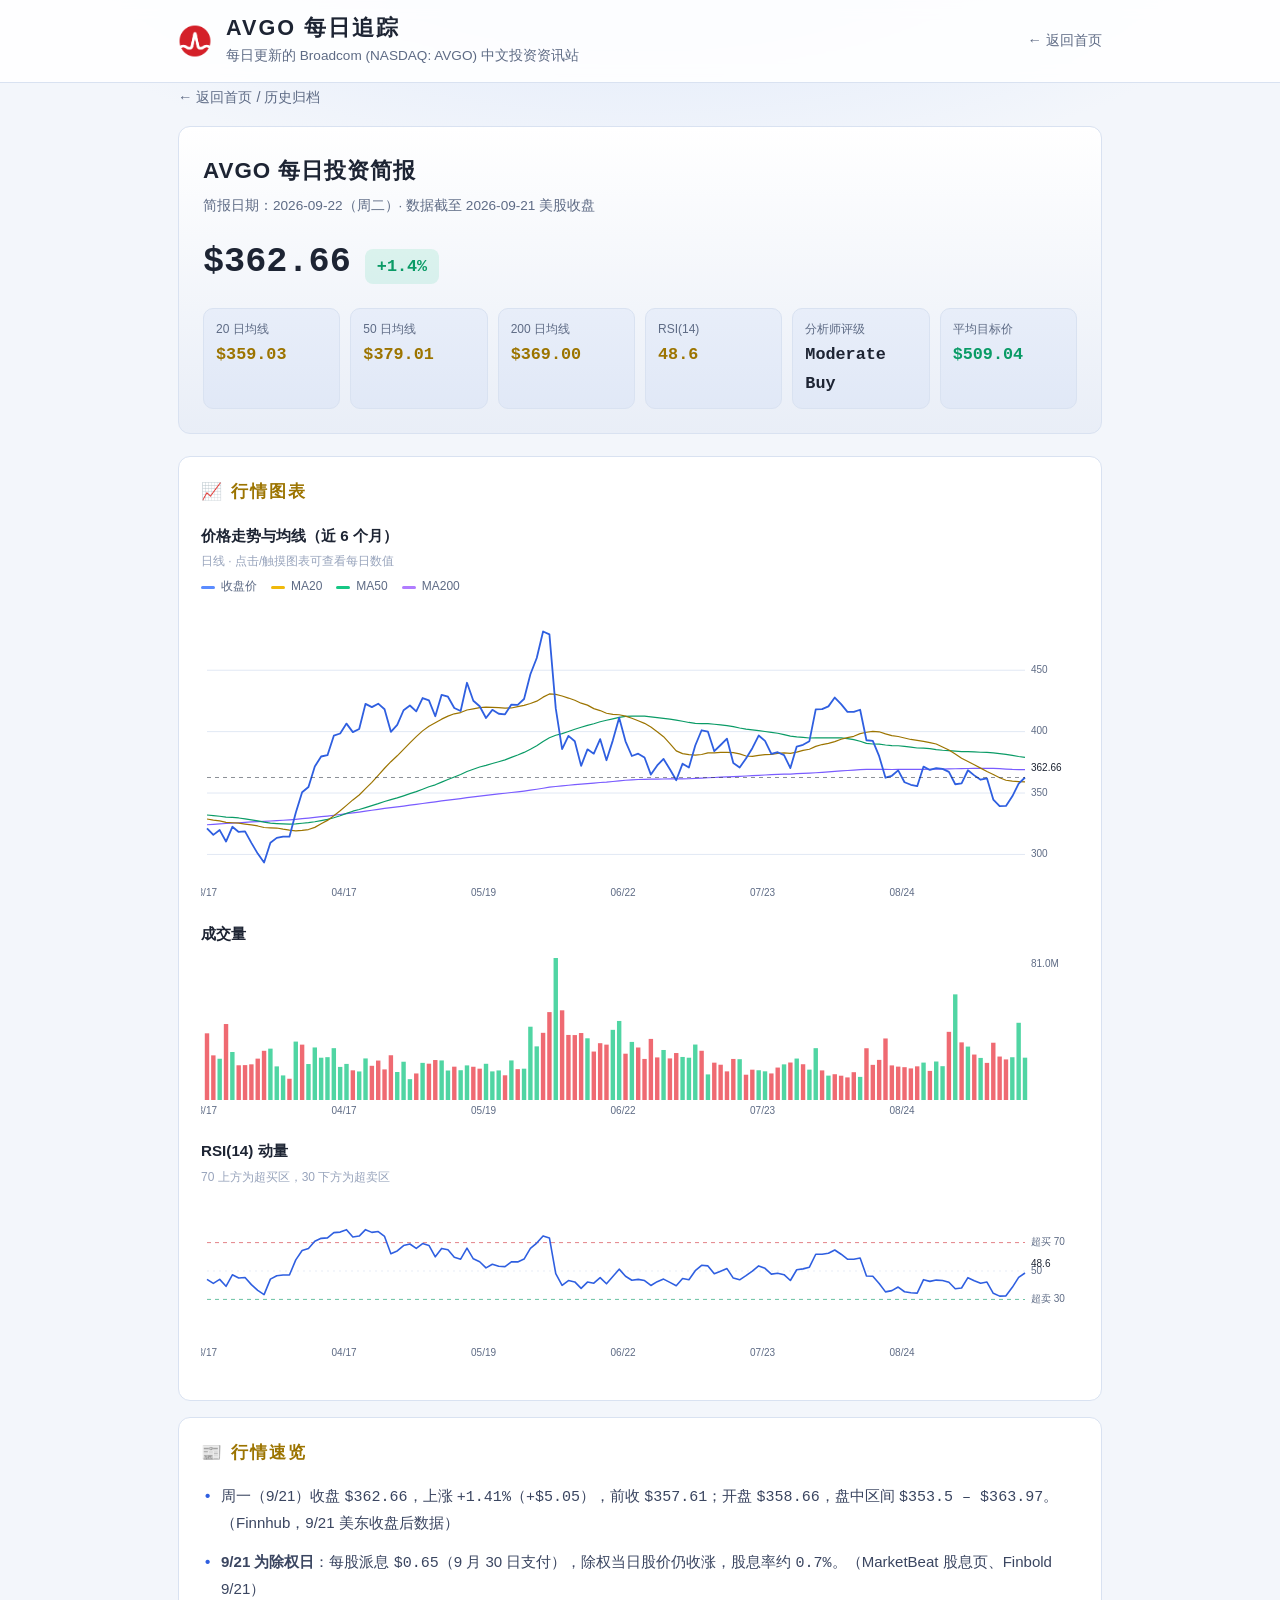
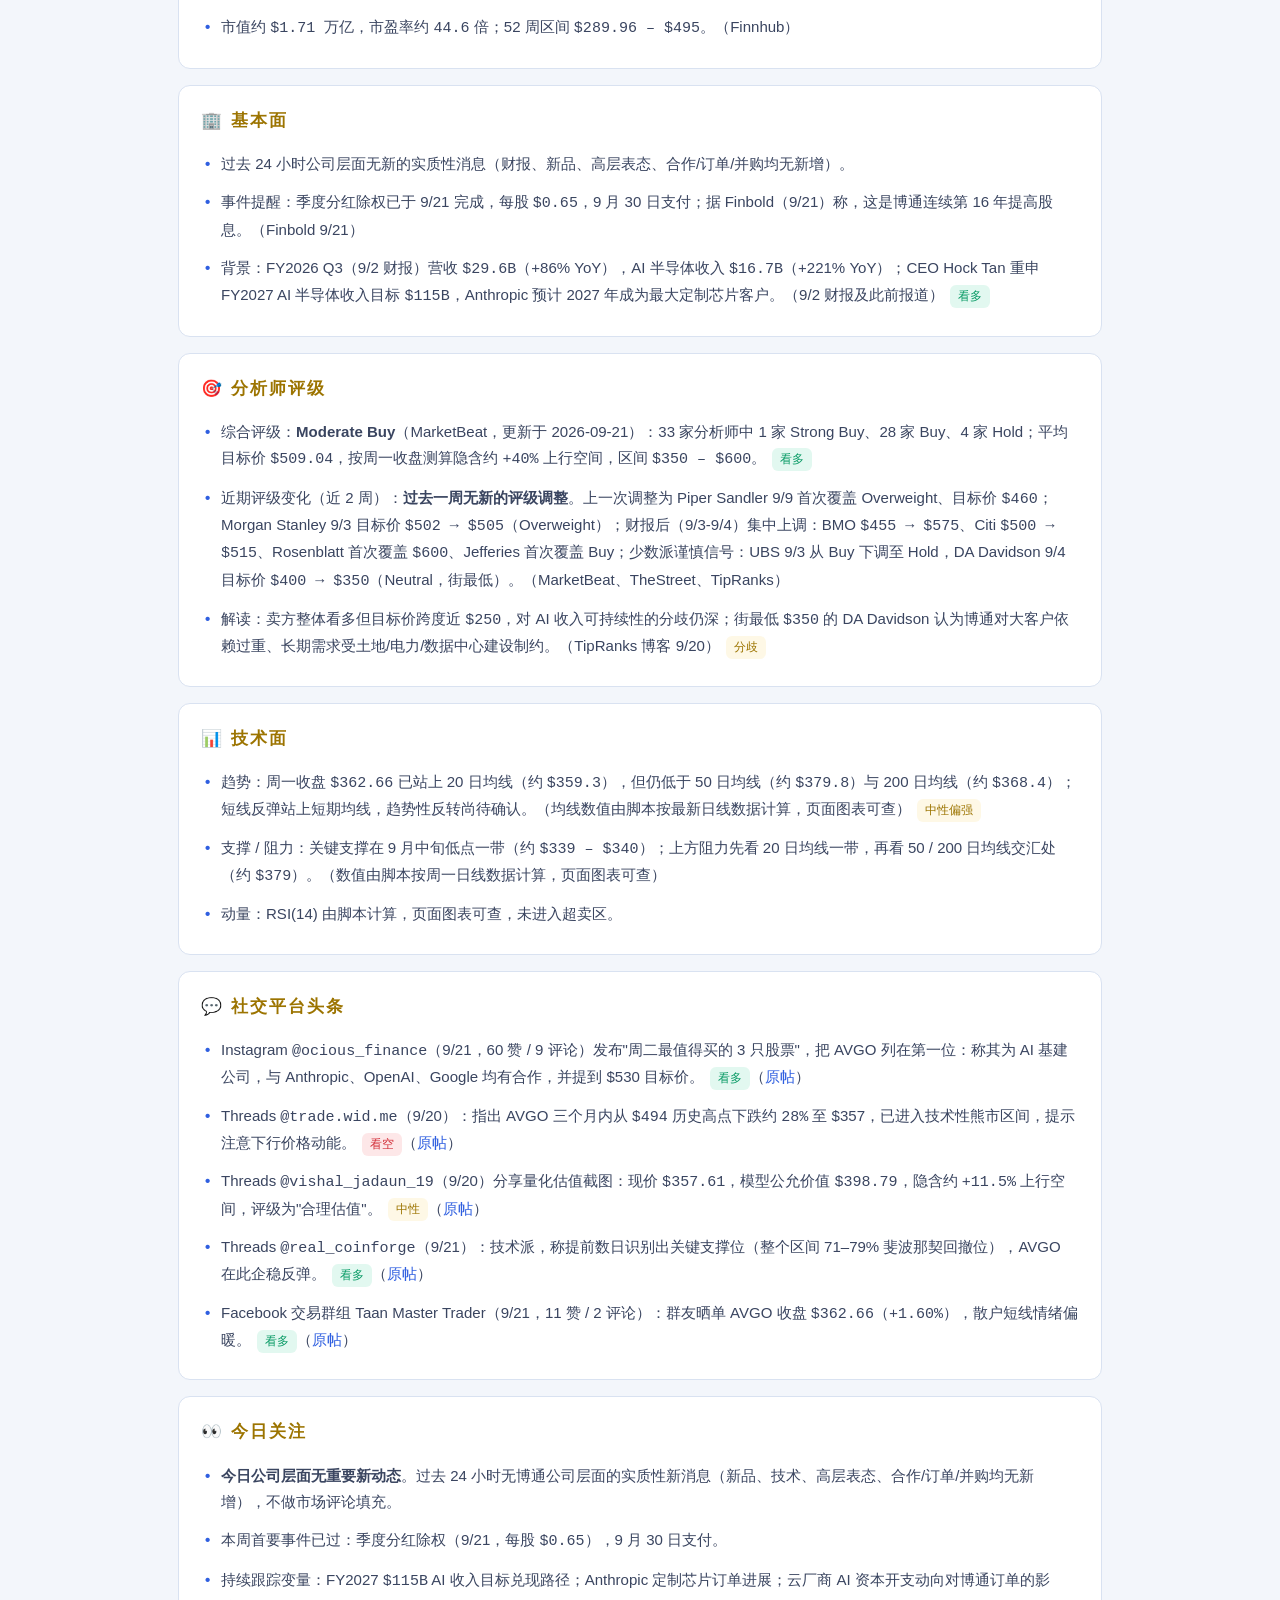
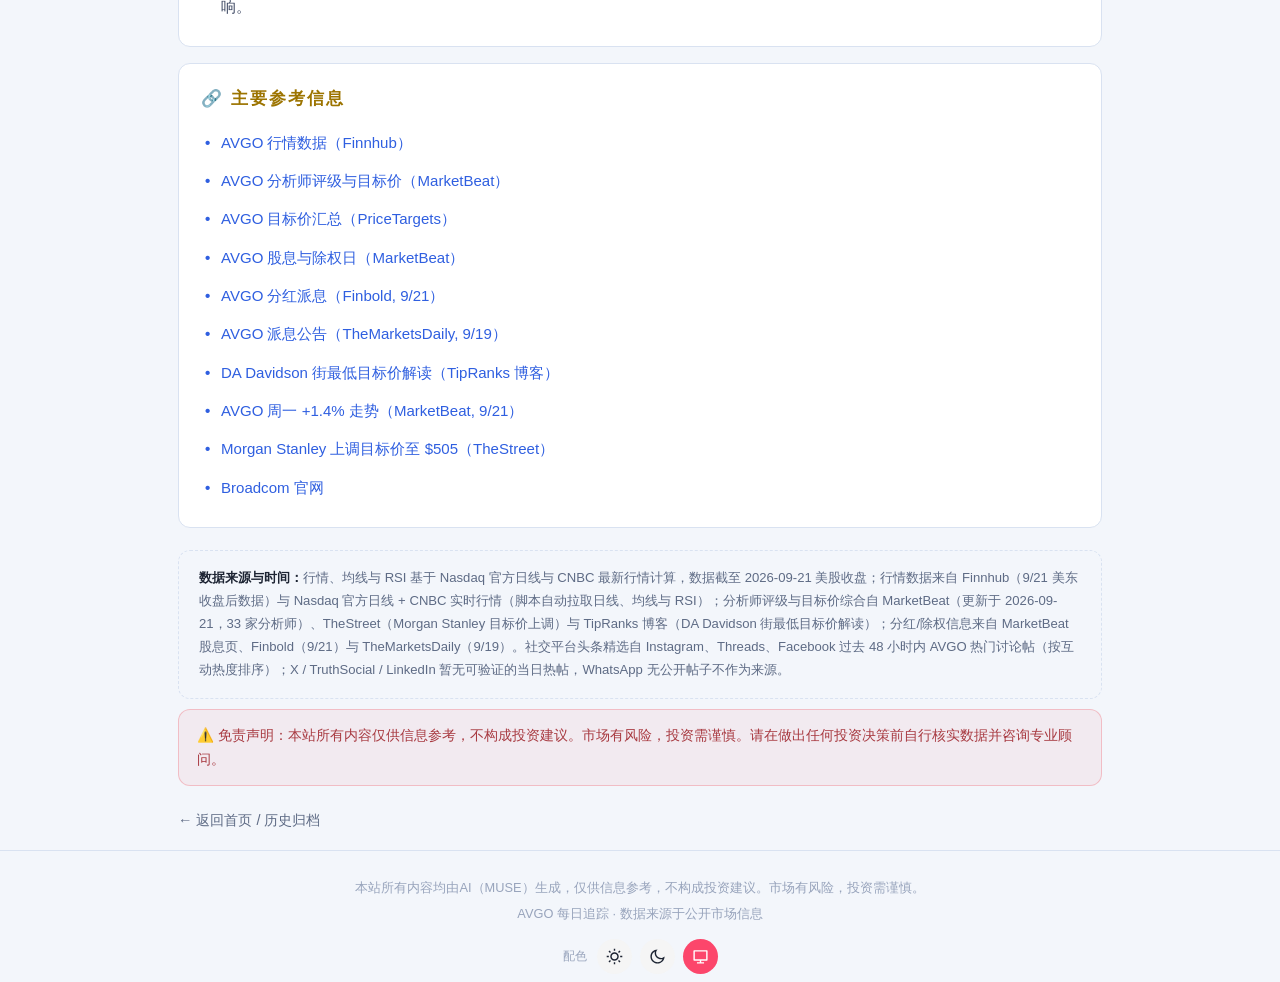
<file: briefs/2026-09-22.html>
<!DOCTYPE html>
<html lang="zh-CN">
<head>
<meta charset="UTF-8">
<meta name="viewport" content="width=device-width, initial-scale=1.0">
<title>AVGO 日报 2026-09-22 | AVGO 每日追踪</title>
<meta name="description" content="Broadcom (AVGO) 2026-09-22 每日投资简报：行情图表、基本面、分析师评级、技术面、社交平台头条。">
<link rel="stylesheet" href="../styles.css">
<script>(function(){try{var m=localStorage.getItem("avgo-theme")||"system";var t=(m==="dark"||m==="light")?m:((window.matchMedia&&window.matchMedia("(prefers-color-scheme: dark)").matches)?"dark":"light");document.documentElement.setAttribute("data-theme",t);document.documentElement.setAttribute("data-theme-mode",m);}catch(e){}})();</script>
</head>
<body>

<header class="site-header">
<div class="wrap">
<div class="brand">
<a class="brand-logo-link" href="https://www.broadcom.com" target="_blank" rel="noopener" aria-label="Broadcom 官网"><img class="brand-logo" src="../assets/broadcom-logo.png" alt="Broadcom"></a>
<div>
<h1>AVGO 每日追踪</h1>
<p class="subtitle">每日更新的 Broadcom (NASDAQ: AVGO) 中文投资资讯站</p>
</div>
</div>
<button class="menu-toggle" type="button" aria-label="打开菜单" aria-expanded="false" aria-controls="site-nav">
<svg class="icon-menu" viewBox="0 0 24 24" fill="none" stroke="currentColor" stroke-width="2" stroke-linecap="round" aria-hidden="true"><path d="M4 7h16M4 12h16M4 17h16"/></svg>
<svg class="icon-close" viewBox="0 0 24 24" fill="none" stroke="currentColor" stroke-width="2" stroke-linecap="round" aria-hidden="true"><path d="M6 6l12 12M18 6L6 18"/></svg>
</button>
<nav class="nav" id="site-nav">
<a href="../index.html">← 返回首页</a>
</nav>
</div>
</header>

<main class="wrap">

<a class="back-link" href="../index.html">← 返回首页 / 历史归档</a>

<div class="brief-hero">
<h2>AVGO 每日投资简报</h2>
<p class="cutoff">简报日期：2026-09-22（周二）· 数据截至 2026-09-21 美股收盘</p>
<div class="price-row">
<div class="price num">$362.66</div>
<div class="change up">+1.4%</div>
</div>
<div class="stat-grid">
<div class="stat"><div class="label">20 日均线</div><div class="value num neutral">$359.03</div></div>
<div class="stat"><div class="label">50 日均线</div><div class="value num neutral">$379.01</div></div>
<div class="stat"><div class="label">200 日均线</div><div class="value num neutral">$369.00</div></div>
<div class="stat"><div class="label">RSI(14)</div><div class="value num neutral">48.6</div></div>
<div class="stat"><div class="label">分析师评级</div><div class="value flat">Moderate Buy</div></div>
<div class="stat"><div class="label">平均目标价</div><div class="value num up">$509.04</div></div>
</div>
</div>

<section class="brief-section">
<h3>📈 行情图表</h3>
<div class="chart-block">
<div class="chart-title">价格走势与均线（近 6 个月）</div>
<div class="chart-sub">日线 · 点击/触摸图表可查看每日数值</div>
<div class="chart-legend">
<span><i class="lg" style="background:#5b8cff"></i>收盘价</span>
<span><i class="lg" style="background:#f0b90b"></i>MA20</span>
<span><i class="lg" style="background:#16c784"></i>MA50</span>
<span><i class="lg" style="background:#b07cff"></i>MA200</span>
</div>
<div class="chart-wrap"><canvas class="chart" data-price="avgo-data-2026-09-22"></canvas></div>
</div>
<div class="chart-block">
<div class="chart-title">成交量</div>
<div class="chart-wrap"><canvas class="chart sm" data-volume="avgo-data-2026-09-22"></canvas></div>
</div>
<div class="chart-block">
<div class="chart-title">RSI(14) 动量</div>
<div class="chart-sub">70 上方为超买区，30 下方为超卖区</div>
<div class="chart-wrap"><canvas class="chart sm" data-rsi="avgo-data-2026-09-22"></canvas></div>
</div>
<script type="application/json" id="avgo-data-2026-09-22">{"dates":["2024-01-02","2024-01-03","2024-01-04","2024-01-05","2024-01-08","2024-01-09","2024-01-10","2024-01-11","2024-01-12","2024-01-16","2024-01-17","2024-01-18","2024-01-19","2024-01-22","2024-01-23","2024-01-24","2024-01-25","2024-01-26","2024-01-29","2024-01-30","2024-01-31","2024-02-01","2024-02-02","2024-02-05","2024-02-06","2024-02-07","2024-02-08","2024-02-09","2024-02-12","2024-02-13","2024-02-14","2024-02-15","2024-02-16","2024-02-20","2024-02-21","2024-02-22","2024-02-23","2024-02-26","2024-02-27","2024-02-28","2024-02-29","2024-03-01","2024-03-04","2024-03-05","2024-03-06","2024-03-07","2024-03-08","2024-03-11","2024-03-12","2024-03-13","2024-03-14","2024-03-15","2024-03-18","2024-03-19","2024-03-20","2024-03-21","2024-03-22","2024-03-25","2024-03-26","2024-03-27","2024-03-28","2024-04-01","2024-04-02","2024-04-03","2024-04-04","2024-04-05","2024-04-08","2024-04-09","2024-04-10","2024-04-11","2024-04-12","2024-04-15","2024-04-16","2024-04-17","2024-04-18","2024-04-19","2024-04-22","2024-04-23","2024-04-24","2024-04-25","2024-04-26","2024-04-29","2024-04-30","2024-05-01","2024-05-02","2024-05-03","2024-05-06","2024-05-07","2024-05-08","2024-05-09","2024-05-10","2024-05-13","2024-05-14","2024-05-15","2024-05-16","2024-05-17","2024-05-20","2024-05-21","2024-05-22","2024-05-23","2024-05-24","2024-05-28","2024-05-29","2024-05-30","2024-05-31","2024-06-03","2024-06-04","2024-06-05","2024-06-06","2024-06-07","2024-06-10","2024-06-11","2024-06-12","2024-06-13","2024-06-14","2024-06-17","2024-06-18","2024-06-20","2024-06-21","2024-06-24","2024-06-25","2024-06-26","2024-06-27","2024-06-28","2024-07-01","2024-07-02","2024-07-03","2024-07-05","2024-07-08","2024-07-09","2024-07-10","2024-07-11","2024-07-12","2024-07-15","2024-07-16","2024-07-17","2024-07-18","2024-07-19","2024-07-22","2024-07-23","2024-07-24","2024-07-25","2024-07-26","2024-07-29","2024-07-30","2024-07-31","2024-08-01","2024-08-02","2024-08-05","2024-08-06","2024-08-07","2024-08-08","2024-08-09","2024-08-12","2024-08-13","2024-08-14","2024-08-15","2024-08-16","2024-08-19","2024-08-20","2024-08-21","2024-08-22","2024-08-23","2024-08-26","2024-08-27","2024-08-28","2024-08-29","2024-08-30","2024-09-03","2024-09-04","2024-09-05","2024-09-06","2024-09-09","2024-09-10","2024-09-11","2024-09-12","2024-09-13","2024-09-16","2024-09-17","2024-09-18","2024-09-19","2024-09-20","2024-09-23","2024-09-24","2024-09-25","2024-09-26","2024-09-27","2024-09-30","2024-10-01","2024-10-02","2024-10-03","2024-10-04","2024-10-07","2024-10-08","2024-10-09","2024-10-10","2024-10-11","2024-10-14","2024-10-15","2024-10-16","2024-10-17","2024-10-18","2024-10-21","2024-10-22","2024-10-23","2024-10-24","2024-10-25","2024-10-28","2024-10-29","2024-10-30","2024-10-31","2024-11-01","2024-11-04","2024-11-05","2024-11-06","2024-11-07","2024-11-08","2024-11-11","2024-11-12","2024-11-13","2024-11-14","2024-11-15","2024-11-18","2024-11-19","2024-11-20","2024-11-21","2024-11-22","2024-11-25","2024-11-26","2024-11-27","2024-11-29","2024-12-02","2024-12-03","2024-12-04","2024-12-05","2024-12-06","2024-12-09","2024-12-10","2024-12-11","2024-12-12","2024-12-13","2024-12-16","2024-12-17","2024-12-18","2024-12-19","2024-12-20","2024-12-23","2024-12-24","2024-12-26","2024-12-27","2024-12-30","2024-12-31","2025-01-02","2025-01-03","2025-01-06","2025-01-07","2025-01-08","2025-01-10","2025-01-13","2025-01-14","2025-01-15","2025-01-16","2025-01-17","2025-01-21","2025-01-22","2025-01-23","2025-01-24","2025-01-27","2025-01-28","2025-01-29","2025-01-30","2025-01-31","2025-02-03","2025-02-04","2025-02-05","2025-02-06","2025-02-07","2025-02-10","2025-02-11","2025-02-12","2025-02-13","2025-02-14","2025-02-18","2025-02-19","2025-02-20","2025-02-21","2025-02-24","2025-02-25","2025-02-26","2025-02-27","2025-02-28","2025-03-03","2025-03-04","2025-03-05","2025-03-06","2025-03-07","2025-03-10","2025-03-11","2025-03-12","2025-03-13","2025-03-14","2025-03-17","2025-03-18","2025-03-19","2025-03-20","2025-03-21","2025-03-24","2025-03-25","2025-03-26","2025-03-27","2025-03-28","2025-03-31","2025-04-01","2025-04-02","2025-04-03","2025-04-04","2025-04-07","2025-04-08","2025-04-09","2025-04-10","2025-04-11","2025-04-14","2025-04-15","2025-04-16","2025-04-17","2025-04-21","2025-04-22","2025-04-23","2025-04-24","2025-04-25","2025-04-28","2025-04-29","2025-04-30","2025-05-01","2025-05-02","2025-05-05","2025-05-06","2025-05-07","2025-05-08","2025-05-09","2025-05-12","2025-05-13","2025-05-14","2025-05-15","2025-05-16","2025-05-19","2025-05-20","2025-05-21","2025-05-22","2025-05-23","2025-05-27","2025-05-28","2025-05-29","2025-05-30","2025-06-02","2025-06-03","2025-06-04","2025-06-05","2025-06-06","2025-06-09","2025-06-10","2025-06-11","2025-06-12","2025-06-13","2025-06-16","2025-06-17","2025-06-18","2025-06-20","2025-06-23","2025-06-24","2025-06-25","2025-06-26","2025-06-27","2025-06-30","2025-07-01","2025-07-02","2025-07-03","2025-07-07","2025-07-08","2025-07-09","2025-07-10","2025-07-11","2025-07-14","2025-07-15","2025-07-16","2025-07-17","2025-07-18","2025-07-21","2025-07-22","2025-07-23","2025-07-24","2025-07-25","2025-07-28","2025-07-29","2025-07-30","2025-07-31","2025-08-01","2025-08-04","2025-08-05","2025-08-06","2025-08-07","2025-08-08","2025-08-11","2025-08-12","2025-08-13","2025-08-14","2025-08-15","2025-08-18","2025-08-19","2025-08-20","2025-08-21","2025-08-22","2025-08-25","2025-08-26","2025-08-27","2025-08-28","2025-08-29","2025-09-02","2025-09-03","2025-09-04","2025-09-05","2025-09-08","2025-09-09","2025-09-10","2025-09-11","2025-09-12","2025-09-15","2025-09-16","2025-09-17","2025-09-18","2025-09-19","2025-09-22","2025-09-23","2025-09-24","2025-09-25","2025-09-26","2025-09-29","2025-09-30","2025-10-01","2025-10-02","2025-10-03","2025-10-06","2025-10-07","2025-10-08","2025-10-09","2025-10-10","2025-10-13","2025-10-14","2025-10-15","2025-10-16","2025-10-17","2025-10-20","2025-10-21","2025-10-22","2025-10-23","2025-10-24","2025-10-27","2025-10-28","2025-10-29","2025-10-30","2025-10-31","2025-11-03","2025-11-04","2025-11-05","2025-11-06","2025-11-07","2025-11-10","2025-11-11","2025-11-12","2025-11-13","2025-11-14","2025-11-17","2025-11-18","2025-11-19","2025-11-20","2025-11-21","2025-11-24","2025-11-25","2025-11-26","2025-11-28","2025-12-01","2025-12-02","2025-12-03","2025-12-04","2025-12-05","2025-12-08","2025-12-09","2025-12-10","2025-12-11","2025-12-12","2025-12-15","2025-12-16","2025-12-17","2025-12-18","2025-12-19","2025-12-22","2025-12-23","2025-12-24","2025-12-26","2025-12-29","2025-12-30","2025-12-31","2026-01-02","2026-01-05","2026-01-06","2026-01-07","2026-01-08","2026-01-09","2026-01-12","2026-01-13","2026-01-14","2026-01-15","2026-01-16","2026-01-20","2026-01-21","2026-01-22","2026-01-23","2026-01-26","2026-01-27","2026-01-28","2026-01-29","2026-01-30","2026-02-02","2026-02-03","2026-02-04","2026-02-05","2026-02-06","2026-02-09","2026-02-10","2026-02-11","2026-02-12","2026-02-13","2026-02-17","2026-02-18","2026-02-19","2026-02-20","2026-02-23","2026-02-24","2026-02-25","2026-02-26","2026-02-27","2026-03-02","2026-03-03","2026-03-04","2026-03-05","2026-03-06","2026-03-09","2026-03-10","2026-03-11","2026-03-12","2026-03-13","2026-03-16","2026-03-17","2026-03-18","2026-03-19","2026-03-20","2026-03-23","2026-03-24","2026-03-25","2026-03-26","2026-03-27","2026-03-30","2026-03-31","2026-04-01","2026-04-02","2026-04-06","2026-04-07","2026-04-08","2026-04-09","2026-04-10","2026-04-13","2026-04-14","2026-04-15","2026-04-16","2026-04-17","2026-04-20","2026-04-21","2026-04-22","2026-04-23","2026-04-24","2026-04-27","2026-04-28","2026-04-29","2026-04-30","2026-05-01","2026-05-04","2026-05-05","2026-05-06","2026-05-07","2026-05-08","2026-05-11","2026-05-12","2026-05-13","2026-05-14","2026-05-15","2026-05-18","2026-05-19","2026-05-20","2026-05-21","2026-05-22","2026-05-26","2026-05-27","2026-05-28","2026-05-29","2026-06-01","2026-06-02","2026-06-03","2026-06-04","2026-06-05","2026-06-08","2026-06-09","2026-06-10","2026-06-11","2026-06-12","2026-06-15","2026-06-16","2026-06-17","2026-06-18","2026-06-22","2026-06-23","2026-06-24","2026-06-25","2026-06-26","2026-06-29","2026-06-30","2026-07-01","2026-07-02","2026-07-06","2026-07-07","2026-07-08","2026-07-09","2026-07-10","2026-07-13","2026-07-14","2026-07-15","2026-07-16","2026-07-17","2026-07-20","2026-07-21","2026-07-22","2026-07-23","2026-07-24","2026-07-27","2026-07-28","2026-07-29","2026-07-30","2026-07-31","2026-08-03","2026-08-04","2026-08-05","2026-08-06","2026-08-07","2026-08-10","2026-08-11","2026-08-12","2026-08-13","2026-08-14","2026-08-17","2026-08-18","2026-08-19","2026-08-20","2026-08-21","2026-08-24","2026-08-25","2026-08-26","2026-08-27","2026-08-28","2026-08-31","2026-09-01","2026-09-02","2026-09-03","2026-09-04","2026-09-08","2026-09-09","2026-09-10","2026-09-11","2026-09-14","2026-09-15","2026-09-16","2026-09-17","2026-09-18","2026-09-21"],"open":[109.21,107.02,105.8,105.16,105.65,106.56,108.03,108.43,111.21,111.23,110.63,112.49,115.73,121.62,122.1,124.23,128.1,121.97,121.49,121.68,118.94,118.73,120.88,122.7,126.36,123.4,126.7,125.2,129.0,123.51,126.92,128.0,125.9,123.59,121.8,128.17,130.84,131.0,130.91,129.3,130.33,132.59,140.31,139.5,139.16,138.2,139.43,127.79,130.7,128.29,126.25,125.35,125.4,121.69,123.9,132.83,135.0,134.5,136.47,135.0,131.79,132.57,131.58,132.8,138.53,132.6,133.37,135.74,132.3,133.27,135.2,137.0,131.54,134.31,128.8,125.9,122.45,122.82,126.39,127.25,131.0,134.41,132.89,127.83,125.63,125.9,128.62,131.64,129.35,131.78,131.53,134.8,133.23,138.0,142.6,141.24,139.6,139.87,139.6,142.84,139.98,141.0,139.91,137.9,136.14,135.27,132.04,134.6,142.19,140.78,140.98,143.82,150.0,171.0,168.69,180.0,183.96,180.35,169.57,164.21,160.01,159.76,159.2,159.59,160.82,164.08,167.0,175.56,170.5,175.66,174.6,176.47,171.1,170.0,172.4,162.31,158.89,161.84,160.23,160.4,160.35,151.26,153.5,152.02,153.28,151.47,157.5,141.93,129.61,141.73,148.25,141.2,144.2,148.08,151.55,158.02,161.2,164.47,164.86,167.05,165.12,170.84,165.03,164.96,157.6,160.08,158.49,161.12,160.38,150.3,150.56,143.25,139.11,141.22,148.39,158.1,166.74,165.19,165.49,163.77,167.68,167.18,172.0,172.81,174.65,178.5,178.17,171.87,172.16,167.55,169.62,176.3,174.82,175.42,179.24,183.56,181.14,183.3,180.79,178.51,181.37,182.32,179.38,178.66,177.59,174.26,174.19,173.0,172.44,177.47,174.45,168.26,169.28,170.05,179.63,181.99,182.99,183.4,178.9,174.71,174.77,168.47,165.66,166.66,165.54,166.25,164.3,165.4,164.6,163.2,159.57,162.95,164.48,173.44,170.75,170.1,178.95,177.81,180.01,180.93,213.9,231.79,240.65,239.41,227.91,220.36,226.69,240.12,240.0,245.64,234.69,235.88,236.16,233.59,236.5,239.5,229.7,227.3,219.99,226.57,228.55,235.22,237.08,241.5,246.75,238.41,244.7,213.4,208.01,208.84,218.57,219.66,215.46,219.35,233.94,234.5,235.0,227.43,232.48,230.35,236.06,234.53,230.1,227.85,228.65,225.65,218.6,207.0,206.91,217.28,195.76,204.0,189.22,191.86,181.04,187.73,189.6,188.05,196.22,193.15,196.2,188.05,190.44,189.34,191.52,188.21,194.29,190.88,186.66,177.66,171.93,164.49,166.37,166.08,160.54,148.17,144.49,167.62,160.5,175.3,173.62,185.07,179.72,170.43,176.25,166.99,167.43,177.78,179.69,186.92,190.53,191.72,185.9,198.14,203.9,200.25,196.44,199.28,208.0,209.33,219.49,222.0,230.23,230.16,232.32,221.85,226.49,228.39,228.34,226.94,232.87,237.15,245.91,241.22,243.25,250.07,258.06,262.95,251.14,245.04,244.22,246.35,250.19,250.66,250.35,250.95,250.89,253.21,249.1,258.77,266.0,265.07,270.3,274.73,274.4,263.99,270.73,275.13,276.35,272.96,279.79,274.14,274.13,279.81,280.11,281.14,287.11,283.95,287.65,276.78,289.79,288.07,292.46,297.5,297.15,302.8,286.54,292.2,297.81,292.9,306.17,304.05,305.05,306.63,316.75,307.01,311.03,302.7,302.42,295.46,290.06,291.75,292.81,294.35,297.53,302.93,307.01,289.34,302.29,305.06,355.78,342.75,349.55,351.52,371.18,362.91,359.87,365.43,358.85,350.0,344.65,342.43,340.24,339.75,332.99,337.43,336.0,330.12,328.14,347.61,341.5,335.92,337.02,333.82,345.75,345.39,352.77,350.12,354.47,356.8,349.61,353.8,350.0,347.3,340.4,352.51,361.54,362.62,373.19,386.4,378.27,372.0,358.52,350.89,360.11,354.19,357.9,358.97,358.04,351.58,331.47,339.81,343.2,340.7,366.0,345.15,347.73,384.93,385.55,399.35,394.85,388.31,380.0,380.68,386.17,402.48,398.75,402.2,404.82,379.96,361.89,336.02,346.61,336.0,333.33,346.03,340.81,350.69,351.06,348.72,349.97,349.73,352.77,354.74,343.6,341.7,342.78,337.92,340.95,352.88,348.97,349.12,346.26,344.1,335.5,335.35,319.3,319.8,329.76,338.85,332.56,332.44,326.11,336.74,319.51,314.33,320.1,330.77,347.47,346.8,343.83,329.85,319.68,329.52,333.01,332.36,332.25,322.54,330.74,326.5,310.7,309.36,313.0,315.68,330.18,328.28,327.25,348.73,342.59,337.74,337.68,326.02,325.76,320.43,312.47,320.12,318.0,320.0,322.59,314.02,307.06,300.87,299.39,313.37,304.49,315.06,326.73,351.75,352.3,360.94,369.66,377.9,389.88,395.0,400.9,405.7,399.41,406.98,422.39,424.98,420.48,400.31,403.5,415.52,415.09,418.21,421.66,435.56,421.82,419.8,427.62,423.43,415.81,416.73,432.81,421.41,409.81,412.81,413.55,417.49,418.5,425.07,421.14,432.95,450.09,488.79,494.77,408.99,407.61,402.62,401.61,381.5,372.82,383.72,395.51,390.21,388.7,409.58,413.66,377.87,386.62,386.57,370.45,373.62,374.79,371.87,365.73,373.61,366.56,377.52,402.19,398.5,393.48,395.72,396.09,384.54,366.05,378.76,390.21,380.2,392.19,387.68,389.81,374.36,380.63,380.35,394.83,384.4,402.97,421.7,420.55,428.4,426.99,426.07,426.25,415.81,411.96,397.26,384.31,372.4,364.39,370.69,364.96,361.1,357.12,361.79,373.6,369.52,364.25,369.68,351.74,359.7,363.68,366.23,360.03,364.85,349.63,346.04,342.37,346.62,352.08,358.66],"high":[110.2,107.5,106.95,105.55,107.8,108.86,108.3,110.13,111.57,112.62,111.31,114.65,121.7,123.13,122.7,128.46,128.1,122.12,122.37,122.8,119.72,120.31,123.47,124.78,127.21,125.95,129.6,128.57,129.01,125.59,127.3,128.0,127.57,123.77,122.81,131.1,131.96,131.88,131.19,129.85,130.84,140.78,143.82,139.5,139.48,141.43,141.3,129.9,130.78,128.29,127.31,126.74,126.29,124.03,128.8,140.36,137.62,135.84,137.99,135.0,133.01,136.3,134.24,137.68,140.4,136.12,134.25,135.95,133.57,139.19,136.65,137.0,133.63,134.7,129.26,126.0,123.32,125.79,128.56,130.8,135.58,135.3,134.84,129.24,126.44,128.39,131.08,131.9,133.79,132.16,134.4,135.84,138.2,143.9,144.54,141.95,141.69,140.94,140.5,142.9,141.36,141.72,139.91,138.28,136.25,135.3,133.2,141.44,142.27,142.5,144.91,146.5,150.58,173.59,174.72,184.3,185.16,180.47,171.4,166.1,160.6,161.82,160.56,163.92,164.88,165.92,172.92,176.55,175.69,177.1,176.65,176.49,172.59,173.51,172.81,162.84,161.51,163.95,162.99,165.33,161.41,153.55,153.58,155.0,153.47,161.33,158.91,145.35,145.42,148.91,150.1,146.27,149.55,151.13,156.38,160.25,166.67,166.09,167.83,168.37,166.47,172.42,168.28,165.7,162.03,162.28,163.2,163.24,160.74,157.79,156.36,143.5,141.59,149.86,158.87,166.32,168.08,165.5,166.02,167.47,170.0,172.02,173.32,175.99,177.14,180.25,178.47,172.92,172.25,172.84,174.94,176.9,178.31,181.6,186.42,186.31,182.59,184.95,181.7,179.25,185.51,182.71,181.72,180.69,178.98,174.3,176.8,173.97,180.23,179.19,174.45,171.33,172.45,174.4,180.21,184.87,185.05,183.63,179.56,175.59,175.57,169.13,166.35,166.8,165.54,166.34,164.91,167.22,166.37,163.2,162.69,168.38,168.27,175.39,172.4,180.68,180.79,178.5,184.87,182.0,228.7,251.88,242.47,239.85,228.05,230.29,233.4,240.23,247.28,245.78,238.77,237.46,239.5,236.49,241.75,239.5,232.47,227.83,229.26,230.26,230.34,238.6,238.1,242.75,246.99,240.4,249.59,218.43,209.95,211.45,221.96,226.8,220.94,223.03,237.93,234.8,235.65,235.82,237.89,236.48,236.95,235.74,232.2,229.07,228.98,227.75,219.48,208.64,213.54,219.25,201.19,204.06,193.95,194.08,186.83,195.48,191.98,195.62,199.98,196.32,197.5,196.72,192.89,198.27,193.84,192.07,196.69,191.6,188.06,178.38,173.3,167.94,168.71,173.43,163.43,152.8,160.43,169.78,187.33,176.95,182.66,186.0,182.26,176.08,176.25,168.0,170.52,180.45,188.57,193.37,193.1,193.25,193.2,201.4,205.68,203.23,201.91,206.23,211.16,209.96,221.8,235.28,233.5,234.46,232.64,231.25,231.77,236.5,233.69,230.65,236.48,240.99,246.07,243.17,250.0,257.88,265.43,264.89,255.32,248.17,246.28,254.77,257.89,254.0,255.19,253.96,255.64,253.52,254.21,265.87,269.87,271.67,271.85,277.7,274.5,272.0,275.8,277.56,276.35,279.45,281.18,276.47,278.36,283.36,281.51,288.28,287.53,290.54,288.0,284.0,291.2,292.59,295.45,302.19,303.25,306.95,292.64,298.48,301.2,302.81,310.34,307.87,308.31,313.44,317.35,314.17,311.5,306.17,302.9,295.49,292.38,300.09,298.4,300.25,301.18,311.0,307.01,298.71,304.45,308.78,356.34,354.17,350.98,372.97,374.23,364.38,365.5,365.69,359.93,350.7,346.27,346.67,345.21,340.08,338.06,339.08,341.05,331.05,337.95,347.61,344.4,344.13,338.11,346.54,347.31,350.6,359.38,350.67,359.4,363.24,350.97,356.59,351.1,348.01,346.57,358.3,362.75,374.06,386.48,386.4,378.82,374.85,368.95,364.87,363.5,354.5,360.0,361.88,358.87,353.55,344.74,352.2,347.97,359.69,376.08,348.6,382.0,388.13,399.87,403.0,395.42,393.5,382.3,383.89,393.53,407.29,406.93,414.61,409.3,382.0,362.0,347.5,346.61,336.02,343.45,346.24,350.11,352.86,353.25,350.33,352.68,349.88,360.66,355.03,349.05,349.7,343.68,347.39,353.9,359.49,350.69,349.68,354.51,345.4,335.8,336.99,321.99,328.68,334.76,339.99,335.95,338.2,336.06,338.9,319.51,326.53,335.0,352.34,348.01,347.2,346.29,334.32,335.75,337.88,338.44,340.11,338.5,328.31,335.91,326.57,320.0,320.04,315.88,322.64,336.12,343.51,348.49,353.14,345.81,339.83,338.32,329.2,327.44,325.44,323.27,321.51,326.48,324.4,324.3,316.92,307.5,304.77,310.31,315.79,314.69,316.4,334.15,354.14,358.7,376.55,380.86,382.28,397.08,399.68,406.73,406.42,403.6,423.2,429.31,425.0,422.75,405.81,405.64,418.38,423.17,423.83,433.39,437.68,426.49,435.0,433.65,429.34,418.63,442.36,432.81,422.01,417.95,424.17,422.25,419.99,435.31,432.8,429.68,448.9,466.05,488.82,495.0,426.48,410.5,402.84,407.87,385.81,389.5,384.98,396.2,391.79,400.65,412.7,414.64,391.02,388.74,388.8,373.69,376.21,379.62,373.75,374.0,383.16,372.96,395.09,407.52,402.44,395.75,397.33,399.0,386.74,377.35,383.59,390.58,398.58,397.61,389.27,389.9,385.8,386.12,388.68,399.92,392.61,422.06,427.0,428.03,430.84,432.73,426.76,426.5,424.92,412.5,399.36,385.78,373.91,367.12,375.13,366.17,362.99,359.47,371.72,376.59,372.75,371.4,371.09,359.4,360.16,372.7,368.01,365.27,366.78,350.25,347.26,344.15,350.94,363.28,363.97],"low":[107.71,105.53,104.74,104.15,105.2,106.47,106.26,107.45,110.0,109.86,109.02,112.19,115.6,120.82,120.35,123.1,122.88,120.02,120.5,120.43,117.43,117.91,120.52,122.22,121.19,122.67,126.5,124.9,125.9,122.71,124.13,124.48,124.24,121.26,120.26,127.65,128.88,130.15,129.22,128.3,128.73,132.0,138.52,133.24,134.71,137.29,130.16,125.26,125.93,125.24,124.77,123.01,123.17,120.4,122.66,131.6,134.62,133.75,133.05,129.6,131.15,132.54,130.34,132.53,131.5,131.42,131.57,130.86,131.55,132.37,133.66,130.6,131.1,128.14,125.55,119.76,120.05,122.8,124.5,125.7,130.31,132.57,129.91,124.13,122.33,124.71,127.51,129.68,128.85,130.2,131.53,133.01,132.58,137.0,140.51,138.18,139.32,139.35,138.42,137.8,139.2,139.25,138.3,135.56,130.73,130.25,130.7,134.05,138.82,139.7,140.91,141.62,147.64,165.25,168.21,177.86,178.5,172.22,165.14,159.07,156.4,157.36,157.1,158.6,159.35,162.2,166.45,169.6,170.5,170.56,172.64,166.85,169.13,169.26,166.4,155.61,153.9,157.12,157.9,159.9,151.1,145.52,149.92,149.15,143.35,151.0,146.17,139.6,128.5,140.25,135.83,138.4,144.11,146.37,149.81,154.72,160.34,162.68,160.42,164.15,162.88,161.49,163.46,158.66,155.83,156.25,155.41,158.71,151.38,149.15,150.11,136.6,134.9,141.04,145.04,156.83,164.04,160.41,160.7,161.36,165.66,166.47,168.35,171.68,173.76,175.0,171.76,169.63,165.8,167.02,169.19,172.6,173.86,174.89,176.42,182.53,177.4,180.13,173.37,175.33,180.69,178.68,178.25,177.41,172.57,169.5,172.72,171.34,171.21,175.62,167.38,167.5,168.42,170.05,175.96,181.79,181.83,176.82,173.2,172.6,169.87,163.43,162.22,164.31,160.86,160.6,162.4,162.89,162.69,157.54,159.08,162.75,164.03,168.56,169.2,169.33,176.02,169.73,176.43,175.99,211.11,230.81,233.8,219.22,217.58,218.91,225.13,234.8,237.6,236.35,231.62,231.31,230.24,229.0,233.3,227.6,226.06,221.25,219.51,223.1,225.58,229.21,232.66,237.4,240.69,236.12,241.91,196.23,198.89,202.77,213.7,216.3,213.51,215.3,227.5,228.56,224.11,227.12,229.97,230.0,230.73,228.9,224.3,224.4,222.75,215.63,207.54,200.92,206.0,197.4,193.15,184.53,180.48,187.1,177.61,181.56,180.43,185.34,192.45,189.47,193.2,187.5,186.9,186.9,188.94,187.37,190.67,187.68,177.58,170.46,166.47,160.62,163.42,165.5,153.7,139.17,138.1,153.09,157.51,166.4,173.31,175.82,178.08,166.92,169.92,161.61,165.22,175.82,178.29,186.89,187.68,190.1,184.02,196.24,201.08,200.0,195.94,198.43,203.69,206.52,215.88,222.0,228.35,228.07,226.39,221.6,226.34,227.83,227.43,226.18,231.13,234.43,237.4,234.9,243.19,249.4,257.59,259.06,246.13,241.11,241.4,243.8,249.5,248.35,249.56,247.92,249.41,244.17,246.46,258.77,263.43,264.12,266.88,272.13,262.66,262.73,270.12,272.66,271.15,272.72,272.7,271.89,269.58,277.85,275.67,279.91,281.0,283.63,276.43,273.0,283.5,287.27,290.59,294.87,295.8,290.23,281.61,291.4,291.45,291.9,299.88,302.55,301.29,304.67,304.75,307.0,299.76,299.0,292.39,281.87,286.17,289.01,291.71,293.99,293.78,302.33,293.66,287.17,296.4,302.25,331.42,341.25,335.83,350.55,358.76,357.16,356.34,356.99,341.5,343.79,336.43,337.94,337.02,333.81,327.3,330.58,327.55,324.61,324.5,335.25,335.74,334.56,326.58,332.62,340.4,324.05,343.52,339.65,347.5,349.49,340.78,347.84,341.31,335.51,340.4,350.88,355.08,362.53,373.19,370.06,365.1,361.98,351.0,350.09,352.71,337.27,354.61,349.67,351.68,334.16,329.06,337.52,335.51,337.8,345.18,331.8,347.66,371.75,383.26,397.16,385.1,379.79,370.65,376.53,385.15,397.4,395.51,399.56,394.19,355.15,337.51,335.06,321.42,323.63,332.58,337.22,338.54,347.14,347.75,344.69,349.3,345.42,345.56,336.5,338.0,335.88,330.5,333.5,340.95,350.91,334.42,341.67,344.05,331.8,324.2,324.89,314.11,317.6,327.02,326.7,320.28,328.33,325.75,308.65,295.3,306.7,316.3,330.65,339.84,333.74,329.56,324.69,316.31,327.23,329.68,329.58,325.32,314.45,329.28,307.93,310.0,307.2,307.4,311.74,323.03,327.4,323.61,340.8,338.22,332.2,321.43,320.06,317.25,315.55,308.51,309.92,314.93,314.84,316.72,309.17,298.87,289.96,296.33,310.48,301.75,310.28,321.8,342.53,351.5,360.82,369.48,376.32,385.57,392.35,399.81,395.9,394.57,404.86,417.8,408.86,414.63,394.65,396.78,404.23,413.28,409.53,419.35,417.78,406.3,414.0,425.05,408.41,404.8,415.59,419.8,414.37,405.86,411.42,410.5,410.21,417.0,416.49,414.01,431.47,442.22,470.46,472.64,403.01,385.59,391.35,370.33,371.17,370.55,377.0,388.6,376.46,382.65,405.38,391.91,376.66,376.96,372.7,363.83,360.46,370.64,368.03,356.43,371.18,362.01,376.89,387.93,395.7,383.42,384.64,386.74,371.9,357.8,375.96,379.22,380.0,386.82,378.75,373.5,371.52,369.51,377.54,379.71,374.61,400.68,416.89,410.76,421.61,420.16,413.23,414.61,411.41,388.5,391.31,377.01,357.61,362.25,365.05,358.71,355.31,350.06,360.61,365.35,366.3,362.0,364.65,342.33,353.7,362.74,359.25,357.75,361.64,343.91,337.9,335.81,345.31,351.33,353.5],"close":[108.54,105.86,104.9,104.93,107.48,108.25,108.06,110.0,110.77,111.5,110.37,114.39,121.12,122.05,122.63,125.39,123.0,120.49,121.78,120.82,118.0,120.0,122.43,124.31,122.27,125.71,127.48,128.34,126.5,125.17,126.22,126.51,124.55,122.66,122.75,130.49,129.64,130.91,129.62,128.94,130.05,139.92,140.23,134.28,135.0,140.7,130.87,129.31,129.19,125.79,126.23,123.55,123.72,123.8,127.6,134.8,135.35,135.16,133.15,131.87,132.54,135.03,133.88,136.32,131.75,133.94,133.61,133.41,132.24,138.25,134.41,131.07,132.91,128.26,125.9,120.47,122.45,124.92,125.68,129.44,134.41,133.86,130.03,124.29,123.86,127.81,131.03,130.31,132.54,130.57,133.28,133.75,138.0,143.62,141.21,139.53,141.4,139.92,139.22,139.33,140.78,141.25,139.07,136.41,132.85,132.19,133.08,141.31,140.13,140.66,144.05,146.1,149.55,167.9,173.5,182.89,180.25,173.46,165.86,159.22,158.08,159.2,158.67,160.55,164.08,165.75,172.92,170.33,174.59,173.33,174.47,170.59,170.07,171.42,169.38,155.98,160.52,157.35,161.06,163.77,151.34,149.26,151.63,150.22,143.52,160.68,147.02,143.82,142.08,143.92,136.27,145.74,148.26,148.62,156.16,157.69,166.13,165.72,167.71,165.95,165.78,162.34,166.36,159.62,161.39,158.18,156.93,162.82,152.79,154.12,152.82,137.0,140.82,148.21,158.27,164.56,167.69,164.02,162.47,161.67,167.42,171.1,172.94,174.84,175.52,178.09,172.69,172.5,167.47,170.66,171.89,176.64,175.08,180.73,185.95,185.69,181.48,182.31,175.98,176.82,181.53,179.89,179.99,179.38,173.51,171.35,173.0,172.02,179.24,176.64,169.77,168.92,168.55,173.9,179.55,183.81,183.64,178.91,176.22,173.58,170.38,164.84,165.67,165.35,163.25,163.94,164.23,164.82,164.74,159.67,162.08,166.51,168.15,170.56,170.47,179.53,178.94,171.81,183.2,180.66,224.8,250.0,240.23,223.62,218.32,220.79,232.35,239.68,245.36,241.75,235.58,231.84,231.98,232.55,236.41,228.64,229.31,224.31,225.29,224.7,228.0,229.41,237.44,240.31,240.91,240.28,244.7,202.13,207.36,206.35,215.66,221.27,217.73,222.43,232.0,231.36,224.87,235.04,235.04,236.35,235.8,233.04,228.53,228.73,226.74,218.66,207.93,202.54,212.94,197.8,199.43,187.37,187.48,191.58,179.45,194.96,184.45,190.09,194.23,191.36,195.54,194.5,188.67,195.57,190.54,191.66,191.25,188.26,179.27,171.99,169.12,167.43,168.52,172.09,154.01,146.29,154.14,156.03,185.15,172.3,181.94,178.36,178.95,174.61,170.99,166.21,169.58,176.91,188.15,192.31,192.47,191.17,192.47,197.33,203.64,200.72,200.09,204.81,207.77,208.2,221.58,232.42,232.12,232.64,228.61,230.63,231.68,229.73,230.53,228.72,235.65,239.43,241.97,242.07,248.71,256.85,261.08,259.93,246.93,244.28,244.63,252.91,256.07,248.7,252.1,249.37,251.26,249.99,253.77,263.77,264.65,270.17,269.35,275.65,264.74,269.9,275.18,274.18,271.8,277.9,275.4,274.38,275.6,280.94,280.81,286.45,283.34,288.21,278.59,283.69,288.71,290.18,294.3,297.42,302.62,293.7,288.64,297.72,292.93,301.67,303.76,304.97,303.9,312.83,309.09,311.23,306.34,305.76,294.91,291.17,289.6,294.0,294.23,298.01,300.25,308.65,297.39,298.24,302.39,306.1,334.89,345.65,336.67,369.57,359.63,359.87,364.09,360.0,346.17,345.35,344.94,338.79,338.94,339.31,336.1,334.53,327.9,329.91,333.39,338.18,338.37,335.49,336.41,345.5,345.02,324.63,356.7,344.13,351.33,354.15,349.33,349.24,342.66,340.3,344.29,354.13,362.05,372.97,385.98,376.47,369.63,362.55,351.94,358.98,355.59,349.43,358.39,351.96,355.22,339.98,342.46,342.65,340.5,354.42,346.82,340.2,377.96,385.03,397.57,402.96,386.08,381.57,380.61,381.03,390.24,401.1,406.29,412.97,406.37,359.93,339.81,341.3,326.02,329.88,340.36,341.45,349.32,350.22,352.13,349.39,349.85,346.1,347.62,343.42,343.77,343.5,332.48,344.97,352.21,354.61,339.89,343.02,351.71,332.6,328.8,325.49,320.05,324.85,332.79,333.24,330.73,331.3,331.11,320.33,308.05,310.51,332.92,343.94,340.44,342.76,331.17,325.17,332.54,333.51,333.99,332.65,330.34,325.49,332.31,321.7,319.55,318.82,313.84,317.53,332.77,330.48,345.75,342.58,341.57,335.97,322.16,324.92,321.31,315.93,319.84,310.51,322.51,318.29,318.81,309.42,300.68,293.41,309.51,313.49,314.55,314.43,333.97,350.63,354.91,371.55,379.75,380.78,396.72,398.47,406.54,399.63,402.17,422.65,419.94,422.76,418.2,399.83,405.45,417.43,421.28,416.5,427.36,425.44,412.56,430.0,428.43,419.3,416.79,439.79,425.19,420.71,411.07,417.76,414.57,414.14,422.01,421.86,426.58,446.77,459.97,481.57,479.23,418.91,385.73,396.6,392.16,372.1,385.57,382.07,393.94,376.71,392.9,411.35,392.13,380.15,382.07,378.91,365.02,372.45,377.75,369.34,360.45,373.9,370.78,388.69,401.11,399.97,384.05,389.11,394.28,374.45,370.82,378.16,386.5,396.81,392.47,381.92,383.22,380.91,370.32,387.84,389.28,392.23,418.16,418.28,420.56,427.76,422.4,416.08,416.05,417.82,392.99,392.43,380.0,362.48,364.03,368.45,358.76,356.74,355.59,371.54,368.79,370.34,369.68,367.24,357.16,357.89,368.56,364.38,360.83,361.99,344.72,339.27,339.51,347.3,357.61,362.66],"volume":[28831020,34735470,25658030,22474690,33110290,23225340,17643450,25757220,26881960,26145080,18314050,32228400,53077120,31222240,16952110,34804820,36356100,25817600,21526470,20682540,27400190,19411280,26689290,22044520,25354100,25767750,29326240,26292890,24778220,31906520,27306260,21873440,21268050,26329190,20639830,40819260,23114640,16282480,12126050,10967180,27535640,44487720,34854180,36039750,43195890,62831770,74024840,31105120,42789130,37838480,38029380,88822510,25737160,24490870,40946140,72467730,38623860,21236600,23522180,25582650,19855520,17251960,24693560,28650420,27013650,19438280,17139170,18007940,17466520,31713310,27823320,24370450,18922740,24717800,24888030,44796580,25162180,22025130,20107930,30409670,24099830,13371790,22113360,30957830,29479680,24897550,16287080,12412830,13917640,12169550,16299530,18507030,19420290,32757380,28395030,18173670,27169950,15332510,21002120,31038990,16729960,22918860,26860550,21728280,73091320,26278470,23048140,32946560,20171810,17859030,31081710,34844320,56697370,89060650,69704710,87527620,86796740,68156620,99998610,58575380,56810450,46478750,31649060,69376630,47623440,32538840,39953820,45240480,36398460,37916210,41074200,51111680,30453000,22999200,22244940,43343360,37973500,26309550,28813330,21570180,37162620,30872130,20839870,16625760,31102340,45827510,40319960,33745840,41309260,24751290,29749760,27583200,18438660,17778470,22053600,20184200,27944970,19296870,20441690,19417490,16097690,30044530,18848020,18521150,16683110,18063620,23519290,25158510,37179060,20324060,31548540,76634630,39516690,36067470,39700770,43581920,29850050,26126930,19844340,26557560,32453060,91758510,29431110,34223410,16613800,24340000,20580910,16900030,23770420,14317830,13072280,17941390,15588330,20774190,25504060,16317970,23070020,17195820,27657530,15285050,25232430,17835250,13695150,12062650,19513710,20485170,19977680,13195830,23702340,17911490,26086590,17847040,13621310,13441750,24300760,18970580,13503150,17036660,15861980,17472510,20638860,20836160,17870330,18003400,17196730,24835250,17332470,26850590,16308770,19722720,11024010,21472440,17024430,32748250,18489990,27830830,20886310,27762630,41295180,46967170,121336600,111623200,70382130,53960100,40845170,131910400,40643780,22827190,28537540,29282230,27316800,17927720,31525830,24973190,34028380,25928610,18756490,23864010,23772090,18143120,21745620,23471870,31196640,30903190,29610500,17653940,25387830,90569380,50315990,32533740,42449480,41150980,24507270,23768520,29250580,21169530,22117470,23901640,18476200,16397340,20962030,16988780,26080550,16375490,16104000,24883560,33050430,33100810,21368300,27572890,39747250,37435600,37910480,25644540,56864100,74528860,44217120,42153250,30409730,27236140,25900940,26830620,24951030,37962700,31430020,43086520,33180280,23417250,30670540,32151670,30391480,35656450,20472440,19523660,44354860,72302230,68503510,58888230,72708310,51212220,33964140,25748300,17242350,34638640,22501790,23469790,18504860,24380470,27576900,21242340,16385850,14630020,22768860,24939700,17766750,14025430,16348810,20277830,18460930,13289170,25437670,28790540,19751450,18803680,23094610,15355450,11787160,17642940,14340230,15385630,17941670,20443000,20768030,27088560,19197010,30380250,31536050,42334080,41146650,25334080,25491290,24598990,20410900,19028440,20363010,22014310,30435490,42134900,19747030,32764860,18894160,23569590,27477580,24708430,28847630,17582090,10592660,16760620,14869410,20133000,17891600,14274670,11934240,17918350,15031020,17231100,15012410,17726800,16564830,20556240,16413780,12476250,13683380,19210780,16738930,25488480,21428130,17164630,18477470,17392100,16319440,12458750,12396380,17624010,17371170,15717630,22806940,14724670,20149580,23600510,14946310,16301330,15124750,25689110,13830300,18907050,21610680,19693020,18529390,31220800,78401550,43535640,26972320,51086830,29430950,31949800,21792190,21306510,45197130,24663890,41240070,28660030,21944080,19677300,21678190,15464700,21336000,20109460,21122690,19917620,14749070,18465730,18086710,21478340,17643740,28941010,45984260,22078000,23918540,20317220,20937940,15640230,16092580,19268830,12859160,16143740,20065770,21056050,24975210,24295270,21598440,17198920,24047460,17087640,19896860,21903220,16408960,16446800,12190450,22616620,18500850,14799570,21726810,21851880,28866960,30280340,47262430,33507570,28693010,13365500,23251970,22206950,21336370,15845860,24779920,30410550,24545960,31530980,45681620,95588460,65894900,58061050,73300900,54501920,159095200,28739580,28232580,11424400,15028130,21946860,16633610,15346050,25398630,31136050,27135530,20249260,24385180,22482510,20949630,18307970,30094730,22218790,31291210,32293870,32006560,24275400,30259480,25006400,25537630,23001670,20447470,28313040,17278170,36914780,43330320,42775810,33003430,30091010,19542680,17004710,22007270,18397160,23469730,13565300,15180880,17658930,16472390,23614370,20182310,33025280,28004180,20567230,20826180,34895800,57076630,39152160,40605820,29531700,20104100,21982750,34724950,31363090,38026500,25460600,23524820,43325940,27369190,19799010,19899990,20343710,23593930,28054450,29289520,19171020,14021080,12111340,33310930,31573110,20514940,29958080,24115840,24423030,29559300,18872900,20581700,16922030,16275470,23702550,19501550,22491080,17451600,25519210,15962460,21821580,11882590,15140430,21175180,20707020,22791740,22561420,16825490,19004350,16981160,19733760,18957090,17863290,20652070,16312550,16865290,14086440,22562900,17601010,17855570,41798350,30585990,38306650,50126450,80979450,51146090,37098980,37026900,38193450,35187580,27630070,32394180,31573670,40005500,45076050,26403670,33122250,29938730,23412030,34839250,24285240,28517370,23712610,26788850,24544000,24116690,31624070,28073960,14595930,21294510,20118720,16324130,23407240,23272210,14420450,17291140,16966190,16348680,15149400,18502120,20328410,21374410,23639840,20391000,17315080,29564240,16880450,13907540,14698250,13854130,12882660,15859210,13180480,29513600,20042640,22878200,35091370,19729830,19037140,18717230,18014880,19196260,21329950,16596070,21947990,19288940,38874580,60242600,32863270,30464890,25918210,23994290,21166940,32662850,24783900,23152530,24389570,44032800,24135570],"ma20":[null,null,null,null,null,null,null,null,null,null,null,null,null,null,null,null,null,null,null,114.12,114.59,115.3,116.17,117.14,117.88,118.75,119.72,120.64,121.43,122.11,122.9,123.51,123.68,123.71,123.72,123.97,124.3,124.83,125.22,125.62,126.23,127.22,128.11,128.61,129.25,130.0,130.17,130.21,130.35,130.38,130.38,130.23,130.19,130.25,130.49,130.71,130.99,131.2,131.38,131.53,131.65,131.41,131.09,131.19,131.03,130.69,130.83,131.03,131.19,131.81,132.22,132.59,133.05,133.28,133.19,132.47,131.83,131.32,130.94,130.82,130.92,130.86,130.67,130.06,129.67,129.36,129.23,129.08,129.09,128.71,128.65,128.79,129.04,129.81,130.58,131.53,132.48,133.23,133.9,134.4,134.72,135.09,135.54,136.14,136.59,136.81,136.92,137.47,137.85,138.35,138.89,139.51,140.08,141.3,142.91,145.08,147.02,148.7,150.03,151.03,151.89,152.79,153.77,154.98,156.54,158.21,160.21,161.66,163.38,165.01,166.54,167.76,168.79,168.96,168.76,167.41,166.42,165.62,165.38,165.61,165.27,164.77,164.42,163.9,162.87,162.62,161.33,160.0,158.38,156.9,154.99,153.75,152.66,151.52,150.86,150.95,151.23,151.65,151.98,152.09,152.81,153.46,154.2,154.67,155.56,155.44,155.93,156.88,157.42,157.93,158.76,158.32,157.95,157.93,158.03,158.38,158.45,158.37,158.11,157.89,157.97,158.41,158.74,159.5,160.21,161.2,161.99,162.48,163.21,164.04,164.99,166.97,168.69,170.31,171.7,172.75,173.44,174.36,175.03,175.79,176.5,176.94,177.29,177.51,177.41,177.08,177.09,177.07,177.66,177.96,177.85,177.46,177.14,176.8,176.48,176.38,176.49,176.32,176.33,176.17,175.61,174.86,174.14,173.44,172.93,172.56,172.12,171.76,171.04,170.19,169.8,169.68,169.66,169.5,169.04,168.83,168.59,168.24,168.59,168.94,171.66,175.92,179.65,182.56,185.31,188.16,191.56,195.31,199.34,203.44,207.12,210.38,213.57,216.67,219.97,222.43,224.94,227.57,229.67,231.88,232.04,231.01,230.87,231.7,232.83,233.81,234.42,232.54,230.64,228.88,227.88,227.35,226.64,226.13,225.91,226.05,225.83,226.36,226.85,227.43,227.82,228.0,227.56,226.98,226.27,225.19,223.35,223.37,223.65,223.22,222.41,220.72,219.2,217.66,215.03,213.21,211.19,208.95,206.91,204.66,202.64,200.72,198.72,197.06,195.25,193.9,193.07,192.36,190.67,189.38,187.87,186.87,185.92,184.95,183.68,181.24,179.73,178.02,177.57,176.62,175.94,175.13,174.64,173.6,172.62,171.35,170.26,169.69,170.14,171.15,172.32,173.51,174.71,175.97,178.45,181.17,183.47,185.91,187.04,188.83,190.82,193.52,196.18,199.08,201.96,205.18,208.29,210.93,213.05,214.87,217.03,219.44,221.91,224.15,226.4,229.21,232.26,235.02,236.97,238.78,239.93,240.96,242.15,242.96,244.13,245.07,246.05,247.06,248.22,249.97,251.42,252.96,254.33,256.01,256.81,257.46,258.17,258.88,260.12,261.8,263.34,264.42,265.39,267.0,268.44,270.29,271.9,273.81,275.05,276.05,277.25,278.25,279.5,280.59,282.48,283.67,284.34,285.52,286.58,287.76,289.18,290.71,292.13,293.72,295.14,296.38,297.52,298.4,299.22,299.59,299.64,299.83,299.82,299.85,299.74,300.48,300.92,300.95,301.42,301.64,303.2,305.23,306.87,309.71,312.23,314.67,317.55,320.27,322.83,325.54,328.3,330.54,332.78,334.84,336.64,337.93,339.46,341.04,342.59,344.19,344.37,343.86,343.85,342.64,341.91,340.15,339.78,338.99,339.25,339.69,339.91,340.43,340.61,340.66,341.07,342.05,343.76,345.91,348.54,350.46,352.02,353.37,354.15,354.82,355.35,356.59,356.68,357.07,357.26,356.55,356.21,355.88,355.77,356.48,356.61,355.91,356.71,357.31,357.89,359.21,360.03,360.99,362.42,363.52,365.25,367.84,370.23,373.28,375.84,376.84,376.71,376.64,375.91,374.69,374.36,374.43,372.99,371.25,368.98,366.3,364.49,362.72,361.07,359.19,356.87,353.99,350.29,346.89,344.19,343.92,343.92,344.01,345.29,345.43,344.85,344.06,342.59,341.32,340.36,339.55,338.59,337.85,337.03,335.87,334.09,332.44,332.46,332.41,331.82,331.23,330.79,329.9,328.94,328.99,329.24,329.6,330.12,330.15,330.12,329.55,328.99,328.37,327.5,327.36,328.6,329.6,330.24,330.17,330.23,329.89,329.44,329.42,328.86,327.98,327.28,326.17,325.78,325.42,324.74,324.13,323.18,321.91,321.7,321.5,320.58,319.78,319.19,319.6,320.26,322.04,324.92,327.71,331.48,335.61,339.95,344.4,348.39,353.6,358.66,364.33,370.2,375.52,380.32,385.52,390.85,395.96,400.63,404.37,407.25,410.17,412.61,414.53,415.54,417.6,418.54,419.59,420.03,419.79,419.52,419.09,419.28,420.38,421.44,422.91,424.84,428.09,430.69,430.36,429.02,427.35,425.54,423.18,421.61,418.73,417.17,414.97,414.06,413.74,412.61,410.92,408.92,406.77,403.69,399.98,395.87,390.25,384.32,382.06,381.32,380.92,381.37,382.76,382.69,383.04,383.06,382.94,381.84,380.18,379.9,380.73,381.25,381.4,382.31,382.73,382.36,383.29,384.73,385.65,388.02,389.49,390.47,391.86,393.77,395.12,396.21,398.38,399.49,400.2,399.88,398.16,396.74,396.06,394.84,393.63,392.9,392.08,391.06,389.96,387.54,384.99,381.82,378.32,375.63,373.05,370.29,367.49,365.08,362.42,360.4,359.64,359.32,359.03],"ma50":[null,null,null,null,null,null,null,null,null,null,null,null,null,null,null,null,null,null,null,null,null,null,null,null,null,null,null,null,null,null,null,null,null,null,null,null,null,null,null,null,null,null,null,null,null,null,null,null,null,122.6,122.96,123.31,123.69,124.06,124.47,125.0,125.54,126.05,126.49,126.9,127.34,127.76,128.01,128.3,128.48,128.65,128.86,129.12,129.33,129.68,130.01,130.23,130.44,130.52,130.59,130.49,130.39,130.32,130.3,130.39,130.55,130.7,130.81,130.84,130.86,130.81,130.84,130.82,130.88,130.91,130.98,130.86,130.81,131.0,131.12,131.1,131.31,131.52,131.72,131.99,132.28,132.64,132.95,133.2,133.3,133.25,133.2,133.33,133.47,133.64,133.87,134.09,134.41,135.04,135.87,136.85,137.79,138.59,139.26,139.68,140.15,140.72,141.23,141.88,142.64,143.55,144.56,145.46,146.44,147.32,148.12,148.86,149.66,150.6,151.51,152.07,152.66,153.2,153.77,154.44,154.8,155.11,155.38,155.51,155.56,155.98,156.1,156.17,156.23,156.32,156.23,156.32,156.51,156.75,157.22,157.73,158.39,158.88,159.43,159.93,160.37,160.69,161.03,160.86,160.62,160.13,159.66,159.45,159.19,159.08,158.98,158.53,158.18,157.93,157.81,157.79,157.69,157.56,157.32,157.08,156.94,156.95,157.01,157.08,157.2,157.64,157.89,158.19,158.32,158.46,158.87,159.42,159.88,160.49,161.34,161.84,162.53,163.3,163.98,164.64,165.54,166.23,166.86,167.48,167.82,168.1,168.23,168.36,168.59,168.8,168.88,169.02,169.06,169.34,169.71,170.22,170.75,171.08,171.55,171.93,172.29,172.84,173.34,173.68,173.78,173.77,173.7,173.72,173.76,173.72,173.62,173.52,173.43,173.34,173.24,173.27,173.39,173.38,173.7,173.9,174.95,176.42,177.72,178.58,179.23,179.93,180.95,182.1,183.48,184.78,185.86,186.9,187.94,189.01,190.26,191.41,192.54,193.58,194.5,195.46,196.63,197.84,199.22,200.54,201.77,202.9,204.12,204.59,205.21,205.86,206.77,207.9,208.94,210.08,211.46,212.8,214.02,215.42,216.83,218.36,219.84,221.17,222.37,223.54,224.66,225.45,226.03,226.64,227.23,227.58,227.07,225.82,224.76,224.12,223.34,222.83,221.87,220.88,219.85,218.85,218.05,217.3,216.43,215.69,214.78,214.04,213.28,212.55,211.63,210.58,209.4,208.16,206.78,205.42,203.68,201.8,199.99,199.07,198.62,197.94,197.27,196.41,195.64,194.68,193.46,192.16,191.05,189.89,188.95,188.07,187.2,186.37,185.64,185.02,184.55,184.19,184.04,184.08,183.98,184.19,184.63,185.53,186.43,187.25,188.23,188.94,189.89,190.68,191.41,192.15,192.96,193.85,194.92,195.85,197.01,198.32,199.71,201.15,202.5,203.95,205.46,207.17,208.92,210.45,212.41,214.47,216.42,218.29,219.67,221.5,223.15,224.99,226.79,228.82,230.69,232.76,234.88,236.82,238.49,240.21,241.87,243.53,245.19,246.86,248.41,250.12,251.79,253.46,254.87,256.38,257.72,258.88,260.12,261.42,262.9,264.16,265.3,266.66,267.91,269.37,270.73,272.04,273.28,274.69,275.9,276.99,277.89,278.81,279.77,280.71,281.61,282.43,283.19,284.18,285.14,286.33,287.25,288.21,289.19,290.03,291.44,292.95,294.29,296.17,298.07,299.87,301.65,303.36,304.85,306.2,307.59,308.88,310.15,311.31,312.42,313.38,314.27,315.11,316.2,317.29,318.29,319.19,320.03,321.0,321.84,322.46,323.82,324.75,325.92,326.97,327.88,328.77,329.54,330.09,330.79,331.65,332.77,334.11,335.93,337.64,339.24,340.61,341.76,342.98,344.09,344.91,346.13,347.2,348.26,348.93,349.09,349.03,349.1,348.8,348.54,348.15,348.43,348.93,349.96,351.11,351.93,352.79,353.62,354.45,355.54,356.87,358.44,360.1,361.56,361.99,362.02,362.14,361.93,361.62,361.52,361.86,361.71,361.83,361.85,361.75,361.76,361.7,361.8,361.86,361.85,361.64,361.05,360.49,359.81,359.38,358.78,358.39,358.39,357.86,357.32,356.84,356.08,355.54,355.09,354.95,354.72,354.49,354.3,353.62,352.85,352.25,351.35,350.53,349.39,348.18,347.08,345.96,345.0,344.04,342.92,341.55,340.03,338.28,336.8,336.04,335.63,335.18,334.94,334.69,334.54,334.32,334.25,334.1,333.88,333.62,333.06,332.64,332.11,331.56,331.08,330.42,330.22,329.69,329.02,328.12,327.33,326.34,325.5,325.12,324.83,324.61,324.89,325.4,325.85,326.61,327.59,328.58,329.9,331.46,333.43,335.21,336.6,338.17,339.76,341.36,343.1,344.59,346.05,347.73,349.48,351.15,353.09,355.09,356.7,358.86,361.04,363.05,365.11,367.55,369.4,371.21,372.51,374.02,375.48,377.04,379.04,380.98,383.08,385.7,388.5,391.92,395.06,397.07,398.41,400.15,401.98,403.55,405.08,406.45,408.04,409.28,410.46,411.67,412.42,412.59,412.64,412.6,411.97,411.44,410.87,410.26,409.43,408.45,407.47,406.79,406.45,406.45,406.02,405.46,404.92,404.07,402.94,402.0,401.48,400.81,400.09,399.35,398.68,397.5,396.4,395.74,395.31,394.8,394.87,394.95,394.92,395.04,394.96,394.34,393.46,392.19,390.46,389.94,389.82,389.14,388.58,388.5,387.97,387.46,386.69,386.59,386.11,385.29,384.84,384.58,384.08,383.66,383.73,383.57,383.23,383.09,382.77,382.08,381.45,380.62,379.75,379.01],"ma200":[null,null,null,null,null,null,null,null,null,null,null,null,null,null,null,null,null,null,null,null,null,null,null,null,null,null,null,null,null,null,null,null,null,null,null,null,null,null,null,null,null,null,null,null,null,null,null,null,null,null,null,null,null,null,null,null,null,null,null,null,null,null,null,null,null,null,null,null,null,null,null,null,null,null,null,null,null,null,null,null,null,null,null,null,null,null,null,null,null,null,null,null,null,null,null,null,null,null,null,null,null,null,null,null,null,null,null,null,null,null,null,null,null,null,null,null,null,null,null,null,null,null,null,null,null,null,null,null,null,null,null,null,null,null,null,null,null,null,null,null,null,null,null,null,null,null,null,null,null,null,null,null,null,null,null,null,null,null,null,null,null,null,null,null,null,null,null,null,null,null,null,null,null,null,null,null,null,null,null,null,null,null,null,null,null,null,null,null,null,null,null,null,null,null,null,null,null,null,null,143.89,144.25,144.62,145.0,145.37,145.7,146.02,146.34,146.65,146.99,147.32,147.62,147.89,148.13,148.39,148.67,148.96,149.27,149.56,149.83,150.09,150.36,150.58,150.8,151.0,151.21,151.4,151.58,151.76,151.96,152.13,152.31,152.51,152.73,152.96,153.2,153.45,153.7,153.9,154.17,154.43,154.9,155.45,155.95,156.4,156.81,157.21,157.72,158.27,158.85,159.43,159.98,160.52,161.06,161.61,162.15,162.62,163.09,163.54,164.0,164.46,164.94,165.41,165.93,166.45,166.99,167.53,168.08,168.42,168.8,169.14,169.55,170.0,170.42,170.89,171.42,171.98,172.49,173.04,173.59,174.12,174.63,175.12,175.62,176.14,176.65,177.11,177.49,177.85,178.26,178.59,178.92,179.19,179.44,179.68,179.87,180.15,180.36,180.61,180.89,181.15,181.42,181.69,181.94,182.23,182.52,182.82,183.11,183.34,183.54,183.69,183.82,183.93,184.02,184.04,183.95,183.76,183.63,183.54,183.64,183.71,183.83,183.92,184.02,184.09,184.13,184.13,184.11,184.15,184.21,184.31,184.4,184.5,184.61,184.74,184.91,185.14,185.34,185.57,185.81,186.03,186.38,186.8,187.2,187.61,188.04,188.39,188.81,189.24,189.68,190.11,190.6,191.07,191.54,192.01,192.47,192.96,193.44,193.91,194.31,194.7,195.09,195.55,195.99,196.44,196.89,197.35,197.82,198.26,198.76,199.31,199.87,200.53,201.18,201.81,202.35,202.87,203.41,203.96,204.51,205.09,205.63,206.15,206.66,207.19,207.72,208.26,208.81,209.39,209.95,210.51,211.09,211.66,212.26,212.84,213.43,213.97,214.5,215.08,215.66,216.29,216.9,217.52,218.14,218.81,219.49,220.19,220.85,221.52,222.1,222.67,223.27,223.9,224.53,225.15,225.75,226.38,226.94,227.54,228.17,228.83,229.66,230.56,231.42,232.44,233.42,234.4,235.4,236.37,237.28,238.21,239.12,239.98,240.84,241.68,242.51,243.29,244.03,244.82,245.57,246.36,246.93,247.35,247.84,248.45,249.08,249.6,250.22,250.74,251.27,251.83,252.4,252.99,253.54,254.08,254.62,255.25,255.91,256.66,257.46,258.22,258.93,259.59,260.16,260.76,261.33,261.88,262.45,263.19,263.93,264.6,265.24,265.84,266.46,267.12,267.69,268.23,269.0,269.75,270.56,271.4,272.15,272.89,273.65,274.41,275.23,276.14,277.13,278.19,279.15,279.96,280.67,281.43,282.13,282.82,283.62,284.36,285.18,285.98,286.77,287.56,288.33,289.09,289.88,290.62,291.39,292.15,292.86,293.64,294.5,295.42,296.27,297.15,298.06,298.87,299.74,300.64,301.47,302.31,303.05,303.85,304.6,305.36,306.12,306.85,307.54,308.26,309.08,309.91,310.67,311.42,312.12,312.79,313.49,314.17,314.82,315.48,316.13,316.74,317.36,317.93,318.42,318.85,319.26,319.68,320.2,320.7,321.27,321.83,322.39,322.93,323.36,323.79,324.18,324.55,324.91,325.18,325.48,325.78,326.13,326.46,326.74,326.94,327.21,327.53,327.85,328.17,328.59,329.09,329.59,330.13,330.71,331.26,331.9,332.51,333.22,333.87,334.51,335.25,335.99,336.71,337.43,338.05,338.7,339.39,340.09,340.74,341.46,342.14,342.81,343.55,344.24,344.89,345.5,346.21,346.83,347.46,348.07,348.67,349.28,349.84,350.44,351.02,351.63,352.3,353.06,353.91,354.77,355.34,355.79,356.32,356.83,357.22,357.68,358.1,358.57,358.91,359.39,359.95,360.4,360.77,361.01,361.17,361.32,361.33,361.42,361.47,361.45,361.52,361.64,361.86,362.14,362.45,362.67,362.92,363.21,363.41,363.63,363.87,364.13,364.43,364.7,364.93,365.16,365.34,365.47,365.78,365.95,366.19,366.52,366.84,367.2,367.59,367.99,368.37,368.73,369.04,369.2,369.3,369.27,369.2,369.17,369.2,369.23,369.22,369.22,369.33,369.38,369.48,369.55,369.68,369.76,369.83,369.97,370.02,370.09,370.2,370.04,369.81,369.52,369.24,369.1,369.0],"rsi":[null,null,null,null,null,null,null,null,null,null,null,null,null,null,79.3,81.6,74.0,67.0,68.6,66.0,58.8,62.0,65.4,67.9,62.7,67.2,69.3,70.3,65.5,62.1,63.7,64.1,58.9,54.3,54.5,66.8,64.7,66.4,63.1,61.4,63.1,74.3,74.6,61.6,62.5,68.4,52.9,50.9,50.7,46.4,47.0,43.6,43.9,44.0,50.3,59.6,60.2,59.9,56.3,54.1,55.1,58.7,56.4,59.9,51.6,54.8,54.2,53.8,51.6,60.7,53.7,48.5,51.3,44.7,41.7,35.8,39.2,43.2,44.4,50.1,56.4,55.6,50.0,43.0,42.5,48.2,52.4,51.4,54.3,51.4,54.9,55.6,60.7,66.3,62.2,59.5,61.5,59.0,57.8,57.9,59.9,60.5,56.0,51.0,45.2,44.2,46.0,58.8,56.7,57.4,61.9,64.3,68.0,79.8,82.0,85.0,81.0,71.6,62.8,56.3,55.3,56.1,55.6,57.2,60.1,61.4,66.6,63.3,66.3,64.6,65.5,60.2,59.5,60.8,57.8,43.1,48.0,45.1,48.9,51.6,41.0,39.5,42.1,41.0,36.1,51.8,42.8,41.0,40.0,41.6,37.2,45.0,46.9,47.2,52.8,53.9,59.3,59.0,60.3,58.5,58.3,54.8,58.0,51.4,52.9,49.8,48.6,54.2,45.3,46.5,45.4,34.7,38.5,45.1,52.6,56.5,58.4,55.4,54.1,53.5,57.6,60.0,61.2,62.5,62.9,64.7,58.4,58.2,52.7,55.5,56.6,60.7,58.7,63.3,66.9,66.6,61.0,61.7,53.9,54.7,59.1,57.0,57.1,56.2,48.8,46.3,48.4,47.2,55.9,52.5,44.9,44.1,43.7,50.5,56.5,60.4,60.1,53.9,50.7,47.7,44.3,39.1,40.3,40.0,37.9,39.0,39.5,40.5,40.4,34.5,39.1,46.5,48.9,52.4,52.3,63.2,62.2,51.6,62.6,59.3,79.3,84.1,76.7,66.0,63.0,63.8,67.5,69.6,71.2,68.7,64.7,62.3,62.4,62.6,64.3,58.6,58.9,55.3,55.8,55.4,57.5,58.4,63.2,64.8,65.1,64.5,67.1,37.8,41.2,40.8,46.7,50.0,48.0,50.8,56.0,55.6,51.3,56.9,56.9,57.6,57.2,54.9,51.4,51.5,49.9,43.8,37.3,34.6,43.3,35.8,37.1,32.0,32.1,35.6,30.6,41.8,37.4,41.0,43.5,42.2,44.9,44.3,41.2,46.0,43.3,44.1,43.8,42.0,37.0,33.5,32.2,31.4,32.5,36.2,27.9,25.3,32.3,33.9,52.7,46.4,51.1,49.4,49.7,47.4,45.6,43.2,45.4,49.9,55.9,57.9,58.0,57.0,57.8,60.5,63.8,61.2,60.7,63.4,65.0,65.2,71.8,75.7,75.4,75.6,71.0,71.9,72.4,70.0,70.4,68.0,72.0,73.9,75.1,75.2,78.3,81.3,82.7,81.0,64.5,61.7,62.0,67.0,68.8,60.8,62.9,60.1,61.4,60.0,62.7,68.8,69.3,72.1,71.1,74.2,61.7,64.8,67.6,66.5,63.9,67.4,64.6,63.5,64.3,67.7,67.5,71.0,66.8,69.8,58.5,62.0,65.1,66.0,68.4,70.1,72.8,62.5,57.6,63.2,58.8,63.8,64.9,65.5,64.4,69.2,65.2,66.4,61.3,60.7,50.7,47.7,46.5,50.3,50.5,53.8,55.7,61.9,51.5,52.1,55.3,58.0,72.0,75.3,68.1,76.9,70.5,70.6,71.8,69.0,60.4,59.9,59.7,55.9,55.9,56.1,53.9,52.8,48.3,49.7,52.1,55.3,55.4,53.0,53.7,60.0,59.6,44.0,61.2,54.2,57.2,58.4,55.6,55.5,51.6,50.3,52.6,57.7,61.3,65.7,70.0,63.7,59.5,55.5,50.0,53.3,51.5,48.4,52.9,49.5,51.2,43.9,45.2,45.3,44.3,52.3,48.2,44.9,61.1,63.3,66.9,68.3,59.7,57.6,57.1,57.3,60.7,64.4,66.1,68.1,64.0,44.0,38.4,39.1,35.2,36.9,41.4,41.9,45.3,45.6,46.5,45.4,45.6,44.0,44.8,42.8,43.1,42.9,37.4,45.9,50.1,51.4,43.6,45.5,50.5,41.5,40.0,38.7,36.5,39.7,44.7,44.9,43.6,44.0,43.9,38.1,32.7,34.7,49.3,54.7,52.8,53.9,47.7,44.8,48.9,49.4,49.7,48.9,47.5,44.5,49.3,43.1,41.9,41.5,38.7,41.8,52.5,51.0,59.4,57.2,56.5,52.6,44.4,46.2,44.1,41.3,44.1,39.2,47.3,45.1,45.4,40.4,36.4,33.4,44.3,46.6,47.2,47.2,57.8,64.4,65.8,70.9,73.0,73.3,77.0,77.4,79.1,74.0,74.6,79.1,77.2,77.8,74.3,62.2,64.1,67.9,69.0,65.9,69.3,68.0,60.0,65.9,65.0,59.7,58.3,66.1,58.6,56.5,52.2,54.8,53.3,53.1,56.4,56.4,58.4,65.9,69.7,74.7,73.3,48.1,39.9,43.3,42.3,37.8,42.2,41.4,45.3,41.0,46.1,51.3,46.3,43.5,44.1,43.3,39.8,42.5,44.3,42.0,39.6,44.7,43.8,50.2,54.0,53.6,48.1,49.9,51.7,45.0,43.8,46.7,49.9,53.6,51.9,47.8,48.4,47.4,43.3,50.9,51.5,52.7,61.8,61.8,62.5,64.8,61.8,58.3,58.3,59.1,46.5,46.3,41.2,35.3,36.2,38.7,35.4,34.7,34.4,43.9,42.7,43.6,43.3,42.1,37.5,38.0,45.3,43.2,41.4,42.2,34.3,32.3,32.5,38.5,45.5,48.6]}</script>
</section>

<section class="brief-section">
<h3>📰 行情速览</h3>
<ul>
<li>周一（9/21）收盘 <span class="num">$362.66</span>，上涨 <span class="num">+1.41%</span>（<span class="num">+$5.05</span>），前收 <span class="num">$357.61</span>；开盘 <span class="num">$358.66</span>，盘中区间 <span class="num">$353.5 – $363.97</span>。（Finnhub，9/21 美东收盘后数据）</li>
<li><strong>9/21 为除权日</strong>：每股派息 <span class="num">$0.65</span>（9 月 30 日支付），除权当日股价仍收涨，股息率约 <span class="num">0.7%</span>。（MarketBeat 股息页、Finbold 9/21）</li>
<li>市值约 <span class="num">$1.71 万亿</span>，市盈率约 <span class="num">44.6</span> 倍；52 周区间 <span class="num">$289.96 – $495</span>。（Finnhub）</li>
</ul>
</section>

<section class="brief-section">
<h3>🏢 基本面</h3>
<ul>
<li>过去 24 小时公司层面无新的实质性消息（财报、新品、高层表态、合作/订单/并购均无新增）。</li>
<li>事件提醒：季度分红除权已于 9/21 完成，每股 <span class="num">$0.65</span>，9 月 30 日支付；据 Finbold（9/21）称，这是博通连续第 16 年提高股息。（Finbold 9/21）</li>
<li>背景：FY2026 Q3（9/2 财报）营收 <span class="num">$29.6B</span>（+86% YoY），AI 半导体收入 <span class="num">$16.7B</span>（+221% YoY）；CEO Hock Tan 重申 FY2027 AI 半导体收入目标 <span class="num">$115B</span>，Anthropic 预计 2027 年成为最大定制芯片客户。（9/2 财报及此前报道）<span class="tag bull">看多</span></li>
</ul>
</section>

<section class="brief-section">
<h3>🎯 分析师评级</h3>
<ul>
<li>综合评级：<strong>Moderate Buy</strong>（MarketBeat，更新于 2026-09-21）：33 家分析师中 1 家 Strong Buy、28 家 Buy、4 家 Hold；平均目标价 <span class="num">$509.04</span>，按周一收盘测算隐含约 <span class="num">+40%</span> 上行空间，区间 <span class="num">$350 – $600</span>。<span class="tag bull">看多</span></li>
<li>近期评级变化（近 2 周）：<strong>过去一周无新的评级调整</strong>。上一次调整为 Piper Sandler 9/9 首次覆盖 Overweight、目标价 <span class="num">$460</span>；Morgan Stanley 9/3 目标价 <span class="num">$502 → $505</span>（Overweight）；财报后（9/3-9/4）集中上调：BMO <span class="num">$455 → $575</span>、Citi <span class="num">$500 → $515</span>、Rosenblatt 首次覆盖 <span class="num">$600</span>、Jefferies 首次覆盖 Buy；少数派谨慎信号：UBS 9/3 从 Buy 下调至 Hold，DA Davidson 9/4 目标价 <span class="num">$400 → $350</span>（Neutral，街最低）。（MarketBeat、TheStreet、TipRanks）</li>
<li>解读：卖方整体看多但目标价跨度近 <span class="num">$250</span>，对 AI 收入可持续性的分歧仍深；街最低 <span class="num">$350</span> 的 DA Davidson 认为博通对大客户依赖过重、长期需求受土地/电力/数据中心建设制约。（TipRanks 博客 9/20）<span class="tag flat">分歧</span></li>
</ul>
</section>

<section class="brief-section">
<h3>📊 技术面</h3>
<ul>
<li>趋势：周一收盘 <span class="num">$362.66</span> 已站上 20 日均线（约 <span class="num">$359.3</span>），但仍低于 50 日均线（约 <span class="num">$379.8</span>）与 200 日均线（约 <span class="num">$368.4</span>）；短线反弹站上短期均线，趋势性反转尚待确认。（均线数值由脚本按最新日线数据计算，页面图表可查）<span class="tag flat">中性偏强</span></li>
<li>支撑 / 阻力：关键支撑在 9 月中旬低点一带（约 <span class="num">$339 – $340</span>）；上方阻力先看 20 日均线一带，再看 50 / 200 日均线交汇处（约 <span class="num">$379</span>）。（数值由脚本按周一日线数据计算，页面图表可查）</li>
<li>动量：RSI(14) 由脚本计算，页面图表可查，未进入超卖区。</li>
</ul>
</section>

<section class="brief-section">
<h3>💬 社交平台头条</h3>
<ul>
<li>Instagram <span class="num">@ocious_finance</span>（9/21，60 赞 / 9 评论）发布"周二最值得买的 3 只股票"，把 AVGO 列在第一位：称其为 AI 基建公司，与 Anthropic、OpenAI、Google 均有合作，并提到 $530 目标价。<span class="tag bull">看多</span>（<a href="https://www.instagram.com/reel/DdkIWqzRzwE/">原帖</a>）</li>
<li>Threads <span class="num">@trade.wid.me</span>（9/20）：指出 AVGO 三个月内从 <span class="num">$494</span> 历史高点下跌约 <span class="num">28%</span> 至 $357，已进入技术性熊市区间，提示注意下行价格动能。<span class="tag bear">看空</span>（<a href="https://www.threads.com/@trade.wid.me/post/Ddg3jjnG4TX">原帖</a>）</li>
<li>Threads <span class="num">@vishal_jadaun_19</span>（9/20）分享量化估值截图：现价 <span class="num">$357.61</span>，模型公允价值 <span class="num">$398.79</span>，隐含约 <span class="num">+11.5%</span> 上行空间，评级为"合理估值"。<span class="tag flat">中性</span>（<a href="https://www.threads.com/@vishal_jadaun_19/post/DdhiHU2gekK">原帖</a>）</li>
<li>Threads <span class="num">@real_coinforge</span>（9/21）：技术派，称提前数日识别出关键支撑位（整个区间 71–79% 斐波那契回撤位），AVGO 在此企稳反弹。<span class="tag bull">看多</span>（<a href="https://www.threads.com/@real_coinforge/post/Ddj3IyHD50O">原帖</a>）</li>
<li>Facebook 交易群组 Taan Master Trader（9/21，11 赞 / 2 评论）：群友晒单 AVGO 收盘 <span class="num">$362.66</span>（<span class="num">+1.60%</span>），散户短线情绪偏暖。<span class="tag bull">看多</span>（<a href="https://www.facebook.com/groups/taanmastertrader/permalink/1757354942165206/">原帖</a>）</li>
</ul>
</section>

<section class="brief-section">
<h3>👀 今日关注</h3>
<ul>
<li><strong>今日公司层面无重要新动态</strong>。过去 24 小时无博通公司层面的实质性新消息（新品、技术、高层表态、合作/订单/并购均无新增），不做市场评论填充。</li>
<li>本周首要事件已过：季度分红除权（9/21，每股 <span class="num">$0.65</span>），9 月 30 日支付。</li>
<li>持续跟踪变量：FY2027 <span class="num">$115B</span> AI 收入目标兑现路径；Anthropic 定制芯片订单进展；云厂商 AI 资本开支动向对博通订单的影响。</li>
</ul>
</section>

<section class="brief-section">
<h3>🔗 主要参考信息</h3>
<ul class="ref-links">
<li><a href="https://finnhub.io/?q=%22AVGO%22" target="_blank" rel="noopener">AVGO 行情数据（Finnhub）</a></li>
<li><a href="https://www.MarketBeat.com/stocks/NASDAQ/AVGO/forecast/" target="_blank" rel="noopener">AVGO 分析师评级与目标价（MarketBeat）</a></li>
<li><a href="https://www.pricetargets.com/NASDAQ/AVGO/" target="_blank" rel="noopener">AVGO 目标价汇总（PriceTargets）</a></li>
<li><a href="https://www.MarketBeat.com/stocks/NASDAQ/AVGO/dividend/" target="_blank" rel="noopener">AVGO 股息与除权日（MarketBeat）</a></li>
<li><a href="https://finbold.com/broadcom-to-pay-dividends-on-september-30-heres-how-much-100-avgo-shares-will-earn-2/" target="_blank" rel="noopener">AVGO 分红派息（Finbold, 9/21）</a></li>
<li><a href="https://www.themarketsdaily.com/2026/09/19/broadcom-inc-avgo-to-issue-quarterly-dividend-of-0-65-on-september-30th.html" target="_blank" rel="noopener">AVGO 派息公告（TheMarketsDaily, 9/19）</a></li>
<li><a href="https://blog.tipranks.com/broadcom-avgo-hit-with-street-low-target-despite-strong-quarter-heres-why/" target="_blank" rel="noopener">DA Davidson 街最低目标价解读（TipRanks 博客）</a></li>
<li><a href="https://www.marketbeat.com/instant-alerts/price-broadcom-nasdaq-avgo-shares-up-14-heres-why-2026-09-21/" target="_blank" rel="noopener">AVGO 周一 +1.4% 走势（MarketBeat, 9/21）</a></li>
<li><a href="https://www.thestreet.com/investing/stocks/morgan-stanley-broadcom-avgo-stock-price-target" target="_blank" rel="noopener">Morgan Stanley 上调目标价至 $505（TheStreet）</a></li>
<li><a href="https://www.broadcom.com" target="_blank" rel="noopener">Broadcom 官网</a></li>
</ul>
</section>

<div class="sources">
<strong>数据来源与时间：</strong>行情、均线与 RSI 基于 Nasdaq 官方日线与 CNBC 最新行情计算，数据截至 2026-09-21 美股收盘；行情数据来自 Finnhub（9/21 美东收盘后数据）与 Nasdaq 官方日线 + CNBC 实时行情（脚本自动拉取日线、均线与 RSI）；分析师评级与目标价综合自 MarketBeat（更新于 2026-09-21，33 家分析师）、TheStreet（Morgan Stanley 目标价上调）与 TipRanks 博客（DA Davidson 街最低目标价解读）；分红/除权信息来自 MarketBeat 股息页、Finbold（9/21）与 TheMarketsDaily（9/19）。社交平台头条精选自 Instagram、Threads、Facebook 过去 48 小时内 AVGO 热门讨论帖（按互动热度排序）；X / TruthSocial / LinkedIn 暂无可验证的当日热帖，WhatsApp 无公开帖子不作为来源。
</div>

<div class="disclaimer">
⚠️ 免责声明：本站所有内容仅供信息参考，不构成投资建议。市场有风险，投资需谨慎。请在做出任何投资决策前自行核实数据并咨询专业顾问。
</div>

<a class="back-link" href="../index.html">← 返回首页 / 历史归档</a>

</main>

<footer class="site-footer">
<div class="wrap">
<p>本站所有内容均由AI（MUSE）生成，仅供信息参考，不构成投资建议。市场有风险，投资需谨慎。</p>
<p>AVGO 每日追踪 · 数据来源于公开市场信息</p>
<div class="theme-switch" role="group" aria-label="配色模式">
<span class="theme-label">配色</span>
<button type="button" class="theme-btn theme-btn-icon" data-theme-btn="light" title="浅色" aria-label="浅色"><svg viewBox="0 0 24 24" fill="currentColor" aria-hidden="true"><path d="M12 18C8.68629 18 6 15.3137 6 12C6 8.68629 8.68629 6 12 6C15.3137 6 18 8.68629 18 12C18 15.3137 15.3137 18 12 18ZM12 16C14.2091 16 16 14.2091 16 12C16 9.79086 14.2091 8 12 8C9.79086 8 8 9.79086 8 12C8 14.2091 9.79086 16 12 16ZM11 1H13V4H11V1ZM11 20H13V23H11V20ZM3.51472 4.92893L4.92893 3.51472L7.05025 5.63604L5.63604 7.05025L3.51472 4.92893ZM16.9497 18.364L18.364 16.9497L20.4853 19.0711L19.0711 20.4853L16.9497 18.364ZM19.0711 3.51472L20.4853 4.92893L18.364 7.05025L16.9497 5.63604L19.0711 3.51472ZM5.63604 16.9497L7.05025 18.364L4.92893 20.4853L3.51472 19.0711L5.63604 16.9497ZM23 11V13H20V11H23ZM4 11V13H1V11H4Z"/></svg></button>
<button type="button" class="theme-btn theme-btn-icon" data-theme-btn="dark" title="深色" aria-label="深色"><svg viewBox="0 0 24 24" fill="currentColor" aria-hidden="true"><path d="M10 7C10 10.866 13.134 14 17 14C18.9584 14 20.729 13.1957 21.9995 11.8995C22 11.933 22 11.9665 22 12C22 17.5228 17.5228 22 12 22C6.47715 22 2 17.5228 2 12C2 6.47715 6.47715 2 12 2C12.0335 2 12.067 2 12.1005 2.00049C10.8043 3.27098 10 5.04157 10 7ZM4 12C4 16.4183 7.58172 20 12 20C15.0583 20 17.7158 18.2839 19.062 15.7621C18.3945 15.9187 17.7035 16 17 16C12.0294 16 8 11.9706 8 7C8 6.29648 8.08133 5.60547 8.2379 4.938C5.71611 6.28423 4 8.9417 4 12Z"/></svg></button>
<button type="button" class="theme-btn theme-btn-icon" data-theme-btn="system" title="系统配色" aria-label="系统配色"><svg viewBox="0 0 24 24" fill="currentColor" aria-hidden="true"><path d="M4 16H20V5H4V16ZM13 18V20H17V22H7V20H11V18H2.9918C2.44405 18 2 17.5511 2 16.9925V4.00748C2 3.45107 2.45531 3 2.9918 3H21.0082C21.556 3 22 3.44892 22 4.00748V16.9925C22 17.5489 21.5447 18 21.0082 18H13Z"/></svg></button>
</div>
</div>
</footer>

<script src="../theme.js"></script>
<script src="../menu.js"></script>
<script src="../header-scroll.js"></script>
<script src="../charts.js"></script>
</body>
</html>
</file>
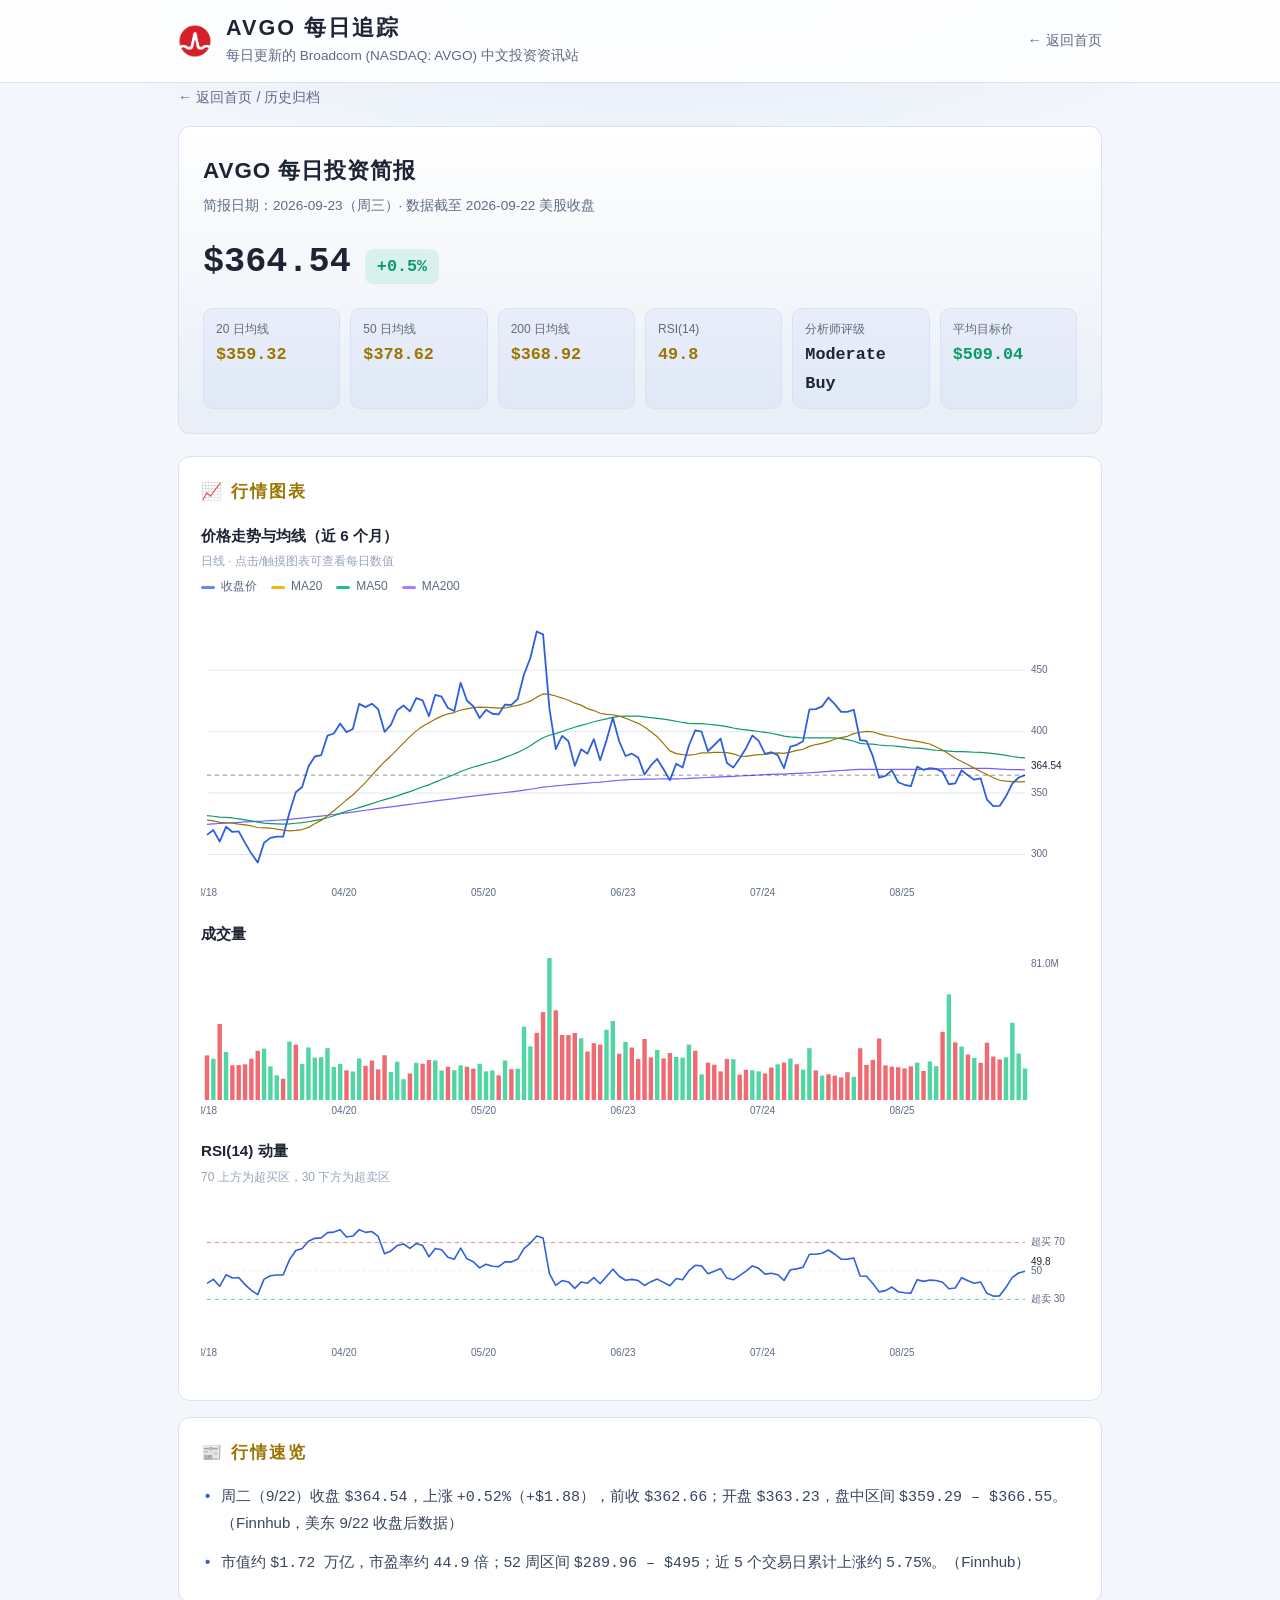
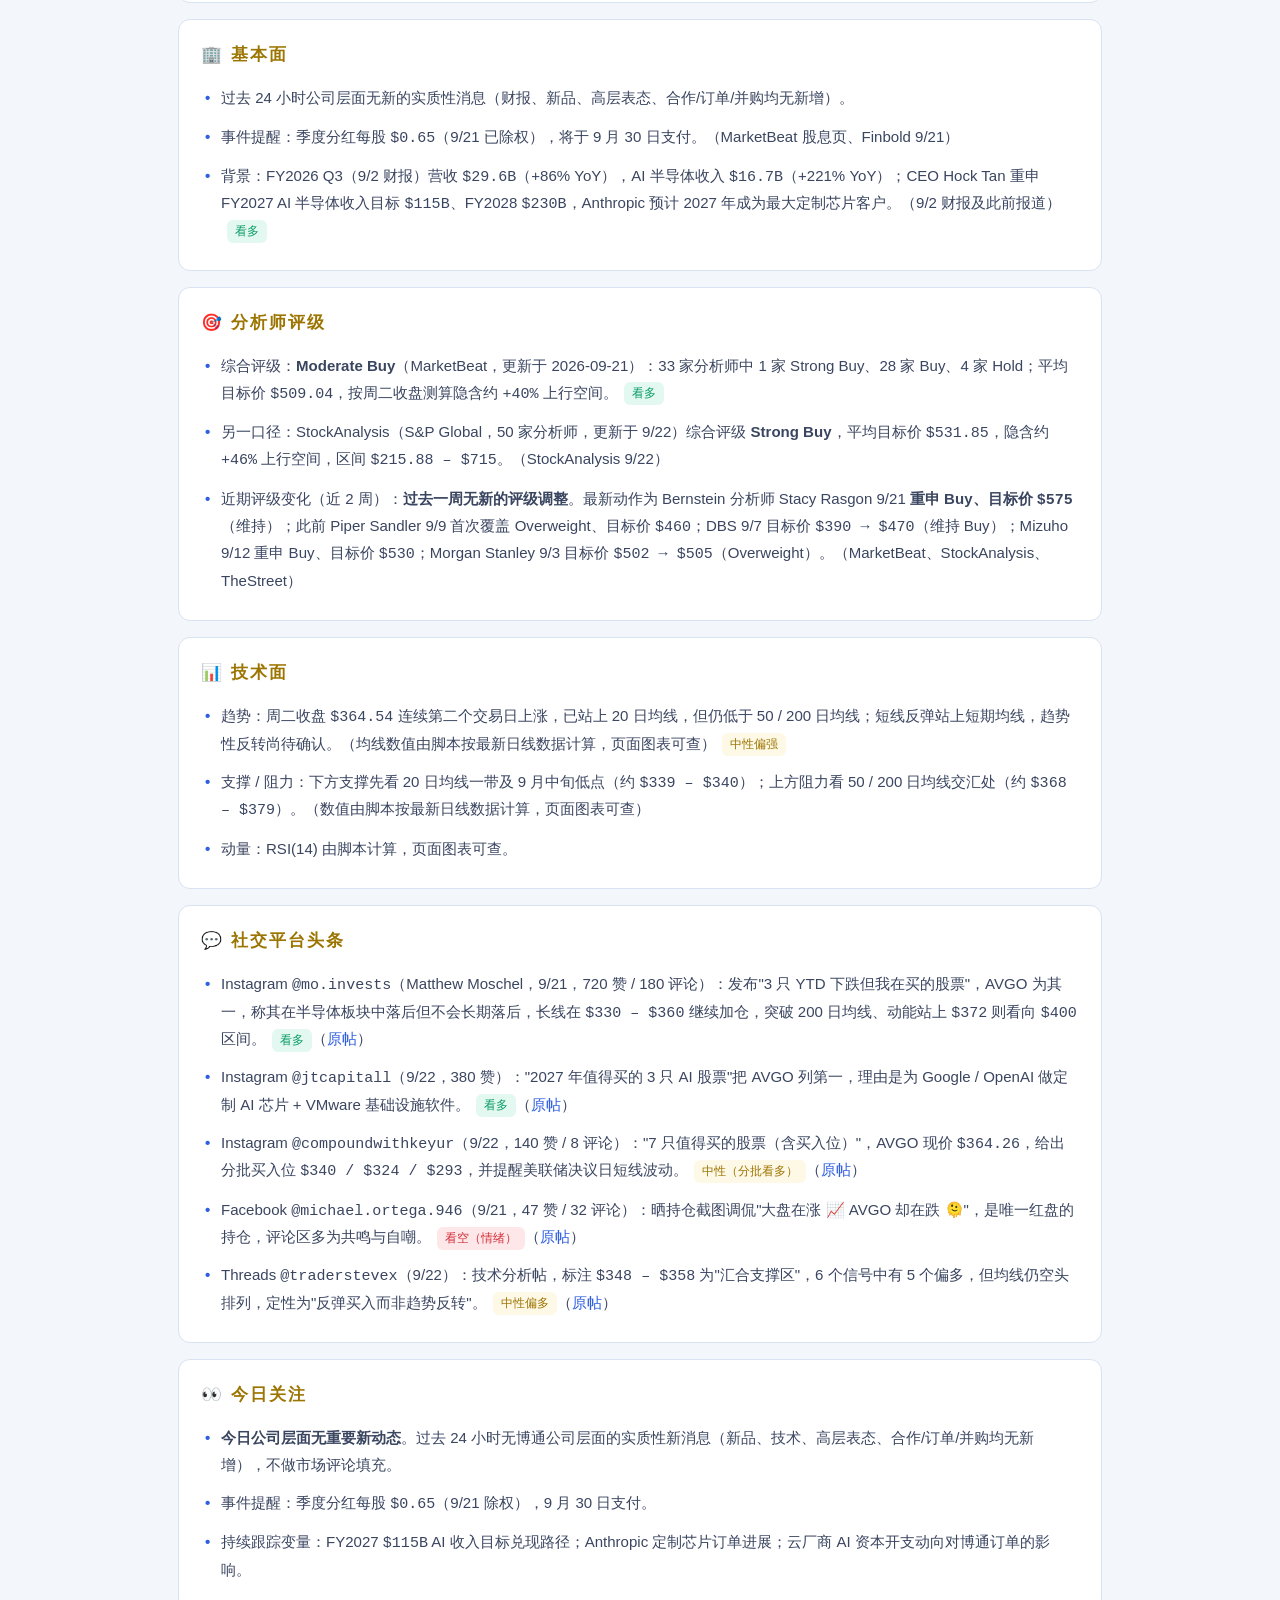
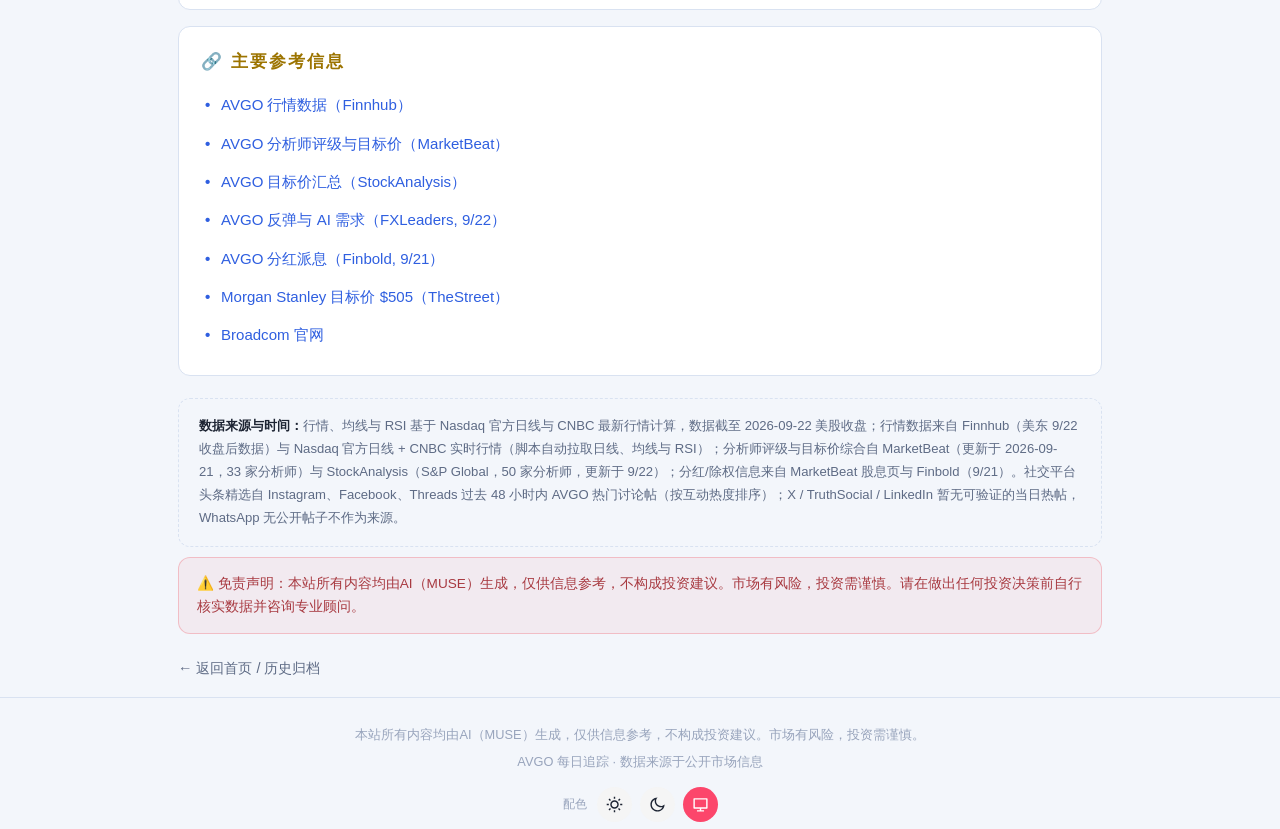
<file: briefs/2026-09-23.html>
<!DOCTYPE html>
<html lang="zh-CN">
<head>
<meta charset="UTF-8">
<meta name="viewport" content="width=device-width, initial-scale=1.0">
<title>AVGO 日报 2026-09-23 | AVGO 每日追踪</title>
<meta name="description" content="Broadcom (AVGO) 2026-09-23 每日投资简报：行情图表、基本面、分析师评级、技术面、社交平台头条。">
<link rel="stylesheet" href="../styles.css">
<script>(function(){try{var m=localStorage.getItem("avgo-theme")||"system";var t=(m==="dark"||m==="light")?m:((window.matchMedia&&window.matchMedia("(prefers-color-scheme: dark)").matches)?"dark":"light");document.documentElement.setAttribute("data-theme",t);document.documentElement.setAttribute("data-theme-mode",m);}catch(e){}})();</script>
</head>
<body>

<header class="site-header">
<div class="wrap">
<div class="brand">
<a class="brand-logo-link" href="https://www.broadcom.com" target="_blank" rel="noopener" aria-label="Broadcom 官网"><img class="brand-logo" src="../assets/broadcom-logo.png" alt="Broadcom"></a>
<div>
<h1>AVGO 每日追踪</h1>
<p class="subtitle">每日更新的 Broadcom (NASDAQ: AVGO) 中文投资资讯站</p>
</div>
</div>
<button class="menu-toggle" type="button" aria-label="打开菜单" aria-expanded="false" aria-controls="site-nav">
<svg class="icon-menu" viewBox="0 0 24 24" fill="none" stroke="currentColor" stroke-width="2" stroke-linecap="round" aria-hidden="true"><path d="M4 7h16M4 12h16M4 17h16"/></svg>
<svg class="icon-close" viewBox="0 0 24 24" fill="none" stroke="currentColor" stroke-width="2" stroke-linecap="round" aria-hidden="true"><path d="M6 6l12 12M18 6L6 18"/></svg>
</button>
<nav class="nav" id="site-nav">
<a href="../index.html">← 返回首页</a>
</nav>
</div>
</header>

<main class="wrap">

<a class="back-link" href="../index.html">← 返回首页 / 历史归档</a>

<div class="brief-hero">
<h2>AVGO 每日投资简报</h2>
<p class="cutoff">简报日期：2026-09-23（周三）· 数据截至 2026-09-22 美股收盘</p>
<div class="price-row">
<div class="price num">$364.54</div>
<div class="change up">+0.5%</div>
</div>
<div class="stat-grid">
<div class="stat"><div class="label">20 日均线</div><div class="value num neutral">$359.32</div></div>
<div class="stat"><div class="label">50 日均线</div><div class="value num neutral">$378.62</div></div>
<div class="stat"><div class="label">200 日均线</div><div class="value num neutral">$368.92</div></div>
<div class="stat"><div class="label">RSI(14)</div><div class="value num neutral">49.8</div></div>
<div class="stat"><div class="label">分析师评级</div><div class="value flat">Moderate Buy</div></div>
<div class="stat"><div class="label">平均目标价</div><div class="value num up">$509.04</div></div>
</div>
</div>

<section class="brief-section">
<h3>📈 行情图表</h3>
<div class="chart-block">
<div class="chart-title">价格走势与均线（近 6 个月）</div>
<div class="chart-sub">日线 · 点击/触摸图表可查看每日数值</div>
<div class="chart-legend">
<span><i class="lg" style="background:#5b8cff"></i>收盘价</span>
<span><i class="lg" style="background:#f0b90b"></i>MA20</span>
<span><i class="lg" style="background:#16c784"></i>MA50</span>
<span><i class="lg" style="background:#b07cff"></i>MA200</span>
</div>
<div class="chart-wrap"><canvas class="chart" data-price="avgo-data-2026-09-23"></canvas></div>
</div>
<div class="chart-block">
<div class="chart-title">成交量</div>
<div class="chart-wrap"><canvas class="chart sm" data-volume="avgo-data-2026-09-23"></canvas></div>
</div>
<div class="chart-block">
<div class="chart-title">RSI(14) 动量</div>
<div class="chart-sub">70 上方为超买区，30 下方为超卖区</div>
<div class="chart-wrap"><canvas class="chart sm" data-rsi="avgo-data-2026-09-23"></canvas></div>
</div>
<script type="application/json" id="avgo-data-2026-09-23">{"dates":["2024-01-02","2024-01-03","2024-01-04","2024-01-05","2024-01-08","2024-01-09","2024-01-10","2024-01-11","2024-01-12","2024-01-16","2024-01-17","2024-01-18","2024-01-19","2024-01-22","2024-01-23","2024-01-24","2024-01-25","2024-01-26","2024-01-29","2024-01-30","2024-01-31","2024-02-01","2024-02-02","2024-02-05","2024-02-06","2024-02-07","2024-02-08","2024-02-09","2024-02-12","2024-02-13","2024-02-14","2024-02-15","2024-02-16","2024-02-20","2024-02-21","2024-02-22","2024-02-23","2024-02-26","2024-02-27","2024-02-28","2024-02-29","2024-03-01","2024-03-04","2024-03-05","2024-03-06","2024-03-07","2024-03-08","2024-03-11","2024-03-12","2024-03-13","2024-03-14","2024-03-15","2024-03-18","2024-03-19","2024-03-20","2024-03-21","2024-03-22","2024-03-25","2024-03-26","2024-03-27","2024-03-28","2024-04-01","2024-04-02","2024-04-03","2024-04-04","2024-04-05","2024-04-08","2024-04-09","2024-04-10","2024-04-11","2024-04-12","2024-04-15","2024-04-16","2024-04-17","2024-04-18","2024-04-19","2024-04-22","2024-04-23","2024-04-24","2024-04-25","2024-04-26","2024-04-29","2024-04-30","2024-05-01","2024-05-02","2024-05-03","2024-05-06","2024-05-07","2024-05-08","2024-05-09","2024-05-10","2024-05-13","2024-05-14","2024-05-15","2024-05-16","2024-05-17","2024-05-20","2024-05-21","2024-05-22","2024-05-23","2024-05-24","2024-05-28","2024-05-29","2024-05-30","2024-05-31","2024-06-03","2024-06-04","2024-06-05","2024-06-06","2024-06-07","2024-06-10","2024-06-11","2024-06-12","2024-06-13","2024-06-14","2024-06-17","2024-06-18","2024-06-20","2024-06-21","2024-06-24","2024-06-25","2024-06-26","2024-06-27","2024-06-28","2024-07-01","2024-07-02","2024-07-03","2024-07-05","2024-07-08","2024-07-09","2024-07-10","2024-07-11","2024-07-12","2024-07-15","2024-07-16","2024-07-17","2024-07-18","2024-07-19","2024-07-22","2024-07-23","2024-07-24","2024-07-25","2024-07-26","2024-07-29","2024-07-30","2024-07-31","2024-08-01","2024-08-02","2024-08-05","2024-08-06","2024-08-07","2024-08-08","2024-08-09","2024-08-12","2024-08-13","2024-08-14","2024-08-15","2024-08-16","2024-08-19","2024-08-20","2024-08-21","2024-08-22","2024-08-23","2024-08-26","2024-08-27","2024-08-28","2024-08-29","2024-08-30","2024-09-03","2024-09-04","2024-09-05","2024-09-06","2024-09-09","2024-09-10","2024-09-11","2024-09-12","2024-09-13","2024-09-16","2024-09-17","2024-09-18","2024-09-19","2024-09-20","2024-09-23","2024-09-24","2024-09-25","2024-09-26","2024-09-27","2024-09-30","2024-10-01","2024-10-02","2024-10-03","2024-10-04","2024-10-07","2024-10-08","2024-10-09","2024-10-10","2024-10-11","2024-10-14","2024-10-15","2024-10-16","2024-10-17","2024-10-18","2024-10-21","2024-10-22","2024-10-23","2024-10-24","2024-10-25","2024-10-28","2024-10-29","2024-10-30","2024-10-31","2024-11-01","2024-11-04","2024-11-05","2024-11-06","2024-11-07","2024-11-08","2024-11-11","2024-11-12","2024-11-13","2024-11-14","2024-11-15","2024-11-18","2024-11-19","2024-11-20","2024-11-21","2024-11-22","2024-11-25","2024-11-26","2024-11-27","2024-11-29","2024-12-02","2024-12-03","2024-12-04","2024-12-05","2024-12-06","2024-12-09","2024-12-10","2024-12-11","2024-12-12","2024-12-13","2024-12-16","2024-12-17","2024-12-18","2024-12-19","2024-12-20","2024-12-23","2024-12-24","2024-12-26","2024-12-27","2024-12-30","2024-12-31","2025-01-02","2025-01-03","2025-01-06","2025-01-07","2025-01-08","2025-01-10","2025-01-13","2025-01-14","2025-01-15","2025-01-16","2025-01-17","2025-01-21","2025-01-22","2025-01-23","2025-01-24","2025-01-27","2025-01-28","2025-01-29","2025-01-30","2025-01-31","2025-02-03","2025-02-04","2025-02-05","2025-02-06","2025-02-07","2025-02-10","2025-02-11","2025-02-12","2025-02-13","2025-02-14","2025-02-18","2025-02-19","2025-02-20","2025-02-21","2025-02-24","2025-02-25","2025-02-26","2025-02-27","2025-02-28","2025-03-03","2025-03-04","2025-03-05","2025-03-06","2025-03-07","2025-03-10","2025-03-11","2025-03-12","2025-03-13","2025-03-14","2025-03-17","2025-03-18","2025-03-19","2025-03-20","2025-03-21","2025-03-24","2025-03-25","2025-03-26","2025-03-27","2025-03-28","2025-03-31","2025-04-01","2025-04-02","2025-04-03","2025-04-04","2025-04-07","2025-04-08","2025-04-09","2025-04-10","2025-04-11","2025-04-14","2025-04-15","2025-04-16","2025-04-17","2025-04-21","2025-04-22","2025-04-23","2025-04-24","2025-04-25","2025-04-28","2025-04-29","2025-04-30","2025-05-01","2025-05-02","2025-05-05","2025-05-06","2025-05-07","2025-05-08","2025-05-09","2025-05-12","2025-05-13","2025-05-14","2025-05-15","2025-05-16","2025-05-19","2025-05-20","2025-05-21","2025-05-22","2025-05-23","2025-05-27","2025-05-28","2025-05-29","2025-05-30","2025-06-02","2025-06-03","2025-06-04","2025-06-05","2025-06-06","2025-06-09","2025-06-10","2025-06-11","2025-06-12","2025-06-13","2025-06-16","2025-06-17","2025-06-18","2025-06-20","2025-06-23","2025-06-24","2025-06-25","2025-06-26","2025-06-27","2025-06-30","2025-07-01","2025-07-02","2025-07-03","2025-07-07","2025-07-08","2025-07-09","2025-07-10","2025-07-11","2025-07-14","2025-07-15","2025-07-16","2025-07-17","2025-07-18","2025-07-21","2025-07-22","2025-07-23","2025-07-24","2025-07-25","2025-07-28","2025-07-29","2025-07-30","2025-07-31","2025-08-01","2025-08-04","2025-08-05","2025-08-06","2025-08-07","2025-08-08","2025-08-11","2025-08-12","2025-08-13","2025-08-14","2025-08-15","2025-08-18","2025-08-19","2025-08-20","2025-08-21","2025-08-22","2025-08-25","2025-08-26","2025-08-27","2025-08-28","2025-08-29","2025-09-02","2025-09-03","2025-09-04","2025-09-05","2025-09-08","2025-09-09","2025-09-10","2025-09-11","2025-09-12","2025-09-15","2025-09-16","2025-09-17","2025-09-18","2025-09-19","2025-09-22","2025-09-23","2025-09-24","2025-09-25","2025-09-26","2025-09-29","2025-09-30","2025-10-01","2025-10-02","2025-10-03","2025-10-06","2025-10-07","2025-10-08","2025-10-09","2025-10-10","2025-10-13","2025-10-14","2025-10-15","2025-10-16","2025-10-17","2025-10-20","2025-10-21","2025-10-22","2025-10-23","2025-10-24","2025-10-27","2025-10-28","2025-10-29","2025-10-30","2025-10-31","2025-11-03","2025-11-04","2025-11-05","2025-11-06","2025-11-07","2025-11-10","2025-11-11","2025-11-12","2025-11-13","2025-11-14","2025-11-17","2025-11-18","2025-11-19","2025-11-20","2025-11-21","2025-11-24","2025-11-25","2025-11-26","2025-11-28","2025-12-01","2025-12-02","2025-12-03","2025-12-04","2025-12-05","2025-12-08","2025-12-09","2025-12-10","2025-12-11","2025-12-12","2025-12-15","2025-12-16","2025-12-17","2025-12-18","2025-12-19","2025-12-22","2025-12-23","2025-12-24","2025-12-26","2025-12-29","2025-12-30","2025-12-31","2026-01-02","2026-01-05","2026-01-06","2026-01-07","2026-01-08","2026-01-09","2026-01-12","2026-01-13","2026-01-14","2026-01-15","2026-01-16","2026-01-20","2026-01-21","2026-01-22","2026-01-23","2026-01-26","2026-01-27","2026-01-28","2026-01-29","2026-01-30","2026-02-02","2026-02-03","2026-02-04","2026-02-05","2026-02-06","2026-02-09","2026-02-10","2026-02-11","2026-02-12","2026-02-13","2026-02-17","2026-02-18","2026-02-19","2026-02-20","2026-02-23","2026-02-24","2026-02-25","2026-02-26","2026-02-27","2026-03-02","2026-03-03","2026-03-04","2026-03-05","2026-03-06","2026-03-09","2026-03-10","2026-03-11","2026-03-12","2026-03-13","2026-03-16","2026-03-17","2026-03-18","2026-03-19","2026-03-20","2026-03-23","2026-03-24","2026-03-25","2026-03-26","2026-03-27","2026-03-30","2026-03-31","2026-04-01","2026-04-02","2026-04-06","2026-04-07","2026-04-08","2026-04-09","2026-04-10","2026-04-13","2026-04-14","2026-04-15","2026-04-16","2026-04-17","2026-04-20","2026-04-21","2026-04-22","2026-04-23","2026-04-24","2026-04-27","2026-04-28","2026-04-29","2026-04-30","2026-05-01","2026-05-04","2026-05-05","2026-05-06","2026-05-07","2026-05-08","2026-05-11","2026-05-12","2026-05-13","2026-05-14","2026-05-15","2026-05-18","2026-05-19","2026-05-20","2026-05-21","2026-05-22","2026-05-26","2026-05-27","2026-05-28","2026-05-29","2026-06-01","2026-06-02","2026-06-03","2026-06-04","2026-06-05","2026-06-08","2026-06-09","2026-06-10","2026-06-11","2026-06-12","2026-06-15","2026-06-16","2026-06-17","2026-06-18","2026-06-22","2026-06-23","2026-06-24","2026-06-25","2026-06-26","2026-06-29","2026-06-30","2026-07-01","2026-07-02","2026-07-06","2026-07-07","2026-07-08","2026-07-09","2026-07-10","2026-07-13","2026-07-14","2026-07-15","2026-07-16","2026-07-17","2026-07-20","2026-07-21","2026-07-22","2026-07-23","2026-07-24","2026-07-27","2026-07-28","2026-07-29","2026-07-30","2026-07-31","2026-08-03","2026-08-04","2026-08-05","2026-08-06","2026-08-07","2026-08-10","2026-08-11","2026-08-12","2026-08-13","2026-08-14","2026-08-17","2026-08-18","2026-08-19","2026-08-20","2026-08-21","2026-08-24","2026-08-25","2026-08-26","2026-08-27","2026-08-28","2026-08-31","2026-09-01","2026-09-02","2026-09-03","2026-09-04","2026-09-08","2026-09-09","2026-09-10","2026-09-11","2026-09-14","2026-09-15","2026-09-16","2026-09-17","2026-09-18","2026-09-21","2026-09-22"],"open":[109.21,107.02,105.8,105.16,105.65,106.56,108.03,108.43,111.21,111.23,110.63,112.49,115.73,121.62,122.1,124.23,128.1,121.97,121.49,121.68,118.94,118.73,120.88,122.7,126.36,123.4,126.7,125.2,129.0,123.51,126.92,128.0,125.9,123.59,121.8,128.17,130.84,131.0,130.91,129.3,130.33,132.59,140.31,139.5,139.16,138.2,139.43,127.79,130.7,128.29,126.25,125.35,125.4,121.69,123.9,132.83,135.0,134.5,136.47,135.0,131.79,132.57,131.58,132.8,138.53,132.6,133.37,135.74,132.3,133.27,135.2,137.0,131.54,134.31,128.8,125.9,122.45,122.82,126.39,127.25,131.0,134.41,132.89,127.83,125.63,125.9,128.62,131.64,129.35,131.78,131.53,134.8,133.23,138.0,142.6,141.24,139.6,139.87,139.6,142.84,139.98,141.0,139.91,137.9,136.14,135.27,132.04,134.6,142.19,140.78,140.98,143.82,150.0,171.0,168.69,180.0,183.96,180.35,169.57,164.21,160.01,159.76,159.2,159.59,160.82,164.08,167.0,175.56,170.5,175.66,174.6,176.47,171.1,170.0,172.4,162.31,158.89,161.84,160.23,160.4,160.35,151.26,153.5,152.02,153.28,151.47,157.5,141.93,129.61,141.73,148.25,141.2,144.2,148.08,151.55,158.02,161.2,164.47,164.86,167.05,165.12,170.84,165.03,164.96,157.6,160.08,158.49,161.12,160.38,150.3,150.56,143.25,139.11,141.22,148.39,158.1,166.74,165.19,165.49,163.77,167.68,167.18,172.0,172.81,174.65,178.5,178.17,171.87,172.16,167.55,169.62,176.3,174.82,175.42,179.24,183.56,181.14,183.3,180.79,178.51,181.37,182.32,179.38,178.66,177.59,174.26,174.19,173.0,172.44,177.47,174.45,168.26,169.28,170.05,179.63,181.99,182.99,183.4,178.9,174.71,174.77,168.47,165.66,166.66,165.54,166.25,164.3,165.4,164.6,163.2,159.57,162.95,164.48,173.44,170.75,170.1,178.95,177.81,180.01,180.93,213.9,231.79,240.65,239.41,227.91,220.36,226.69,240.12,240.0,245.64,234.69,235.88,236.16,233.59,236.5,239.5,229.7,227.3,219.99,226.57,228.55,235.22,237.08,241.5,246.75,238.41,244.7,213.4,208.01,208.84,218.57,219.66,215.46,219.35,233.94,234.5,235.0,227.43,232.48,230.35,236.06,234.53,230.1,227.85,228.65,225.65,218.6,207.0,206.91,217.28,195.76,204.0,189.22,191.86,181.04,187.73,189.6,188.05,196.22,193.15,196.2,188.05,190.44,189.34,191.52,188.21,194.29,190.88,186.66,177.66,171.93,164.49,166.37,166.08,160.54,148.17,144.49,167.62,160.5,175.3,173.62,185.07,179.72,170.43,176.25,166.99,167.43,177.78,179.69,186.92,190.53,191.72,185.9,198.14,203.9,200.25,196.44,199.28,208.0,209.33,219.49,222.0,230.23,230.16,232.32,221.85,226.49,228.39,228.34,226.94,232.87,237.15,245.91,241.22,243.25,250.07,258.06,262.95,251.14,245.04,244.22,246.35,250.19,250.66,250.35,250.95,250.89,253.21,249.1,258.77,266.0,265.07,270.3,274.73,274.4,263.99,270.73,275.13,276.35,272.96,279.79,274.14,274.13,279.81,280.11,281.14,287.11,283.95,287.65,276.78,289.79,288.07,292.46,297.5,297.15,302.8,286.54,292.2,297.81,292.9,306.17,304.05,305.05,306.63,316.75,307.01,311.03,302.7,302.42,295.46,290.06,291.75,292.81,294.35,297.53,302.93,307.01,289.34,302.29,305.06,355.78,342.75,349.55,351.52,371.18,362.91,359.87,365.43,358.85,350.0,344.65,342.43,340.24,339.75,332.99,337.43,336.0,330.12,328.14,347.61,341.5,335.92,337.02,333.82,345.75,345.39,352.77,350.12,354.47,356.8,349.61,353.8,350.0,347.3,340.4,352.51,361.54,362.62,373.19,386.4,378.27,372.0,358.52,350.89,360.11,354.19,357.9,358.97,358.04,351.58,331.47,339.81,343.2,340.7,366.0,345.15,347.73,384.93,385.55,399.35,394.85,388.31,380.0,380.68,386.17,402.48,398.75,402.2,404.82,379.96,361.89,336.02,346.61,336.0,333.33,346.03,340.81,350.69,351.06,348.72,349.97,349.73,352.77,354.74,343.6,341.7,342.78,337.92,340.95,352.88,348.97,349.12,346.26,344.1,335.5,335.35,319.3,319.8,329.76,338.85,332.56,332.44,326.11,336.74,319.51,314.33,320.1,330.77,347.47,346.8,343.83,329.85,319.68,329.52,333.01,332.36,332.25,322.54,330.74,326.5,310.7,309.36,313.0,315.68,330.18,328.28,327.25,348.73,342.59,337.74,337.68,326.02,325.76,320.43,312.47,320.12,318.0,320.0,322.59,314.02,307.06,300.87,299.39,313.37,304.49,315.06,326.73,351.75,352.3,360.94,369.66,377.9,389.88,395.0,400.9,405.7,399.41,406.98,422.39,424.98,420.48,400.31,403.5,415.52,415.09,418.21,421.66,435.56,421.82,419.8,427.62,423.43,415.81,416.73,432.81,421.41,409.81,412.81,413.55,417.49,418.5,425.07,421.14,432.95,450.09,488.79,494.77,408.99,407.61,402.62,401.61,381.5,372.82,383.72,395.51,390.21,388.7,409.58,413.66,377.87,386.62,386.57,370.45,373.62,374.79,371.87,365.73,373.61,366.56,377.52,402.19,398.5,393.48,395.72,396.09,384.54,366.05,378.76,390.21,380.2,392.19,387.68,389.81,374.36,380.63,380.35,394.83,384.4,402.97,421.7,420.55,428.4,426.99,426.07,426.25,415.81,411.96,397.26,384.31,372.4,364.39,370.69,364.96,361.1,357.12,361.79,373.6,369.52,364.25,369.68,351.74,359.7,363.68,366.23,360.03,364.85,349.63,346.04,342.37,346.62,352.08,358.65,363.23],"high":[110.2,107.5,106.95,105.55,107.8,108.86,108.3,110.13,111.57,112.62,111.31,114.65,121.7,123.13,122.7,128.46,128.1,122.12,122.37,122.8,119.72,120.31,123.47,124.78,127.21,125.95,129.6,128.57,129.01,125.59,127.3,128.0,127.57,123.77,122.81,131.1,131.96,131.88,131.19,129.85,130.84,140.78,143.82,139.5,139.48,141.43,141.3,129.9,130.78,128.29,127.31,126.74,126.29,124.03,128.8,140.36,137.62,135.84,137.99,135.0,133.01,136.3,134.24,137.68,140.4,136.12,134.25,135.95,133.57,139.19,136.65,137.0,133.63,134.7,129.26,126.0,123.32,125.79,128.56,130.8,135.58,135.3,134.84,129.24,126.44,128.39,131.08,131.9,133.79,132.16,134.4,135.84,138.2,143.9,144.54,141.95,141.69,140.94,140.5,142.9,141.36,141.72,139.91,138.28,136.25,135.3,133.2,141.44,142.27,142.5,144.91,146.5,150.58,173.59,174.72,184.3,185.16,180.47,171.4,166.1,160.6,161.82,160.56,163.92,164.88,165.92,172.92,176.55,175.69,177.1,176.65,176.49,172.59,173.51,172.81,162.84,161.51,163.95,162.99,165.33,161.41,153.55,153.58,155.0,153.47,161.33,158.91,145.35,145.42,148.91,150.1,146.27,149.55,151.13,156.38,160.25,166.67,166.09,167.83,168.37,166.47,172.42,168.28,165.7,162.03,162.28,163.2,163.24,160.74,157.79,156.36,143.5,141.59,149.86,158.87,166.32,168.08,165.5,166.02,167.47,170.0,172.02,173.32,175.99,177.14,180.25,178.47,172.92,172.25,172.84,174.94,176.9,178.31,181.6,186.42,186.31,182.59,184.95,181.7,179.25,185.51,182.71,181.72,180.69,178.98,174.3,176.8,173.97,180.23,179.19,174.45,171.33,172.45,174.4,180.21,184.87,185.05,183.63,179.56,175.59,175.57,169.13,166.35,166.8,165.54,166.34,164.91,167.22,166.37,163.2,162.69,168.38,168.27,175.39,172.4,180.68,180.79,178.5,184.87,182.0,228.7,251.88,242.47,239.85,228.05,230.29,233.4,240.23,247.28,245.78,238.77,237.46,239.5,236.49,241.75,239.5,232.47,227.83,229.26,230.26,230.34,238.6,238.1,242.75,246.99,240.4,249.59,218.43,209.95,211.45,221.96,226.8,220.94,223.03,237.93,234.8,235.65,235.82,237.89,236.48,236.95,235.74,232.2,229.07,228.98,227.75,219.48,208.64,213.54,219.25,201.19,204.06,193.95,194.08,186.83,195.48,191.98,195.62,199.98,196.32,197.5,196.72,192.89,198.27,193.84,192.07,196.69,191.6,188.06,178.38,173.3,167.94,168.71,173.43,163.43,152.8,160.43,169.78,187.33,176.95,182.66,186.0,182.26,176.08,176.25,168.0,170.52,180.45,188.57,193.37,193.1,193.25,193.2,201.4,205.68,203.23,201.91,206.23,211.16,209.96,221.8,235.28,233.5,234.46,232.64,231.25,231.77,236.5,233.69,230.65,236.48,240.99,246.07,243.17,250.0,257.88,265.43,264.89,255.32,248.17,246.28,254.77,257.89,254.0,255.19,253.96,255.64,253.52,254.21,265.87,269.87,271.67,271.85,277.7,274.5,272.0,275.8,277.56,276.35,279.45,281.18,276.47,278.36,283.36,281.51,288.28,287.53,290.54,288.0,284.0,291.2,292.59,295.45,302.19,303.25,306.95,292.64,298.48,301.2,302.81,310.34,307.87,308.31,313.44,317.35,314.17,311.5,306.17,302.9,295.49,292.38,300.09,298.4,300.25,301.18,311.0,307.01,298.71,304.45,308.78,356.34,354.17,350.98,372.97,374.23,364.38,365.5,365.69,359.93,350.7,346.27,346.67,345.21,340.08,338.06,339.08,341.05,331.05,337.95,347.61,344.4,344.13,338.11,346.54,347.31,350.6,359.38,350.67,359.4,363.24,350.97,356.59,351.1,348.01,346.57,358.3,362.75,374.06,386.48,386.4,378.82,374.85,368.95,364.87,363.5,354.5,360.0,361.88,358.87,353.55,344.74,352.2,347.97,359.69,376.08,348.6,382.0,388.13,399.87,403.0,395.42,393.5,382.3,383.89,393.53,407.29,406.93,414.61,409.3,382.0,362.0,347.5,346.61,336.02,343.45,346.24,350.11,352.86,353.25,350.33,352.68,349.88,360.66,355.03,349.05,349.7,343.68,347.39,353.9,359.49,350.69,349.68,354.51,345.4,335.8,336.99,321.99,328.68,334.76,339.99,335.95,338.2,336.06,338.9,319.51,326.53,335.0,352.34,348.01,347.2,346.29,334.32,335.75,337.88,338.44,340.11,338.5,328.31,335.91,326.57,320.0,320.04,315.88,322.64,336.12,343.51,348.49,353.14,345.81,339.83,338.32,329.2,327.44,325.44,323.27,321.51,326.48,324.4,324.3,316.92,307.5,304.77,310.31,315.79,314.69,316.4,334.15,354.14,358.7,376.55,380.86,382.28,397.08,399.68,406.73,406.42,403.6,423.2,429.31,425.0,422.75,405.81,405.64,418.38,423.17,423.83,433.39,437.68,426.49,435.0,433.65,429.34,418.63,442.36,432.81,422.01,417.95,424.17,422.25,419.99,435.31,432.8,429.68,448.9,466.05,488.82,495.0,426.48,410.5,402.84,407.87,385.81,389.5,384.98,396.2,391.79,400.65,412.7,414.64,391.02,388.74,388.8,373.69,376.21,379.62,373.75,374.0,383.16,372.96,395.09,407.52,402.44,395.75,397.33,399.0,386.74,377.35,383.59,390.58,398.58,397.61,389.27,389.9,385.8,386.12,388.68,399.92,392.61,422.06,427.0,428.03,430.84,432.73,426.76,426.5,424.92,412.5,399.36,385.78,373.91,367.12,375.13,366.17,362.99,359.47,371.72,376.59,372.75,371.4,371.09,359.4,360.16,372.7,368.01,365.27,366.78,350.25,347.26,344.15,350.94,363.28,363.97,366.55],"low":[107.71,105.53,104.74,104.15,105.2,106.47,106.26,107.45,110.0,109.86,109.02,112.19,115.6,120.82,120.35,123.1,122.88,120.02,120.5,120.43,117.43,117.91,120.52,122.22,121.19,122.67,126.5,124.9,125.9,122.71,124.13,124.48,124.24,121.26,120.26,127.65,128.88,130.15,129.22,128.3,128.73,132.0,138.52,133.24,134.71,137.29,130.16,125.26,125.93,125.24,124.77,123.01,123.17,120.4,122.66,131.6,134.62,133.75,133.05,129.6,131.15,132.54,130.34,132.53,131.5,131.42,131.57,130.86,131.55,132.37,133.66,130.6,131.1,128.14,125.55,119.76,120.05,122.8,124.5,125.7,130.31,132.57,129.91,124.13,122.33,124.71,127.51,129.68,128.85,130.2,131.53,133.01,132.58,137.0,140.51,138.18,139.32,139.35,138.42,137.8,139.2,139.25,138.3,135.56,130.73,130.25,130.7,134.05,138.82,139.7,140.91,141.62,147.64,165.25,168.21,177.86,178.5,172.22,165.14,159.07,156.4,157.36,157.1,158.6,159.35,162.2,166.45,169.6,170.5,170.56,172.64,166.85,169.13,169.26,166.4,155.61,153.9,157.12,157.9,159.9,151.1,145.52,149.92,149.15,143.35,151.0,146.17,139.6,128.5,140.25,135.83,138.4,144.11,146.37,149.81,154.72,160.34,162.68,160.42,164.15,162.88,161.49,163.46,158.66,155.83,156.25,155.41,158.71,151.38,149.15,150.11,136.6,134.9,141.04,145.04,156.83,164.04,160.41,160.7,161.36,165.66,166.47,168.35,171.68,173.76,175.0,171.76,169.63,165.8,167.02,169.19,172.6,173.86,174.89,176.42,182.53,177.4,180.13,173.37,175.33,180.69,178.68,178.25,177.41,172.57,169.5,172.72,171.34,171.21,175.62,167.38,167.5,168.42,170.05,175.96,181.79,181.83,176.82,173.2,172.6,169.87,163.43,162.22,164.31,160.86,160.6,162.4,162.89,162.69,157.54,159.08,162.75,164.03,168.56,169.2,169.33,176.02,169.73,176.43,175.99,211.11,230.81,233.8,219.22,217.58,218.91,225.13,234.8,237.6,236.35,231.62,231.31,230.24,229.0,233.3,227.6,226.06,221.25,219.51,223.1,225.58,229.21,232.66,237.4,240.69,236.12,241.91,196.23,198.89,202.77,213.7,216.3,213.51,215.3,227.5,228.56,224.11,227.12,229.97,230.0,230.73,228.9,224.3,224.4,222.75,215.63,207.54,200.92,206.0,197.4,193.15,184.53,180.48,187.1,177.61,181.56,180.43,185.34,192.45,189.47,193.2,187.5,186.9,186.9,188.94,187.37,190.67,187.68,177.58,170.46,166.47,160.62,163.42,165.5,153.7,139.17,138.1,153.09,157.51,166.4,173.31,175.82,178.08,166.92,169.92,161.61,165.22,175.82,178.29,186.89,187.68,190.1,184.02,196.24,201.08,200.0,195.94,198.43,203.69,206.52,215.88,222.0,228.35,228.07,226.39,221.6,226.34,227.83,227.43,226.18,231.13,234.43,237.4,234.9,243.19,249.4,257.59,259.06,246.13,241.11,241.4,243.8,249.5,248.35,249.56,247.92,249.41,244.17,246.46,258.77,263.43,264.12,266.88,272.13,262.66,262.73,270.12,272.66,271.15,272.72,272.7,271.89,269.58,277.85,275.67,279.91,281.0,283.63,276.43,273.0,283.5,287.27,290.59,294.87,295.8,290.23,281.61,291.4,291.45,291.9,299.88,302.55,301.29,304.67,304.75,307.0,299.76,299.0,292.39,281.87,286.17,289.01,291.71,293.99,293.78,302.33,293.66,287.17,296.4,302.25,331.42,341.25,335.83,350.55,358.76,357.16,356.34,356.99,341.5,343.79,336.43,337.94,337.02,333.81,327.3,330.58,327.55,324.61,324.5,335.25,335.74,334.56,326.58,332.62,340.4,324.05,343.52,339.65,347.5,349.49,340.78,347.84,341.31,335.51,340.4,350.88,355.08,362.53,373.19,370.06,365.1,361.98,351.0,350.09,352.71,337.27,354.61,349.67,351.68,334.16,329.06,337.52,335.51,337.8,345.18,331.8,347.66,371.75,383.26,397.16,385.1,379.79,370.65,376.53,385.15,397.4,395.51,399.56,394.19,355.15,337.51,335.06,321.42,323.63,332.58,337.22,338.54,347.14,347.75,344.69,349.3,345.42,345.56,336.5,338.0,335.88,330.5,333.5,340.95,350.91,334.42,341.67,344.05,331.8,324.2,324.89,314.11,317.6,327.02,326.7,320.28,328.33,325.75,308.65,295.3,306.7,316.3,330.65,339.84,333.74,329.56,324.69,316.31,327.23,329.68,329.58,325.32,314.45,329.28,307.93,310.0,307.2,307.4,311.74,323.03,327.4,323.61,340.8,338.22,332.2,321.43,320.06,317.25,315.55,308.51,309.92,314.93,314.84,316.72,309.17,298.87,289.96,296.33,310.48,301.75,310.28,321.8,342.53,351.5,360.82,369.48,376.32,385.57,392.35,399.81,395.9,394.57,404.86,417.8,408.86,414.63,394.65,396.78,404.23,413.28,409.53,419.35,417.78,406.3,414.0,425.05,408.41,404.8,415.59,419.8,414.37,405.86,411.42,410.5,410.21,417.0,416.49,414.01,431.47,442.22,470.46,472.64,403.01,385.59,391.35,370.33,371.17,370.55,377.0,388.6,376.46,382.65,405.38,391.91,376.66,376.96,372.7,363.83,360.46,370.64,368.03,356.43,371.18,362.01,376.89,387.93,395.7,383.42,384.64,386.74,371.9,357.8,375.96,379.22,380.0,386.82,378.75,373.5,371.52,369.51,377.54,379.71,374.61,400.68,416.89,410.76,421.61,420.16,413.23,414.61,411.41,388.5,391.31,377.01,357.61,362.25,365.05,358.71,355.31,350.06,360.61,365.35,366.3,362.0,364.65,342.33,353.7,362.74,359.25,357.75,361.64,343.91,337.9,335.81,345.31,351.33,353.5,359.29],"close":[108.54,105.86,104.9,104.93,107.48,108.25,108.06,110.0,110.77,111.5,110.37,114.39,121.12,122.05,122.63,125.39,123.0,120.49,121.78,120.82,118.0,120.0,122.43,124.31,122.27,125.71,127.48,128.34,126.5,125.17,126.22,126.51,124.55,122.66,122.75,130.49,129.64,130.91,129.62,128.94,130.05,139.92,140.23,134.28,135.0,140.7,130.87,129.31,129.19,125.79,126.23,123.55,123.72,123.8,127.6,134.8,135.35,135.16,133.15,131.87,132.54,135.03,133.88,136.32,131.75,133.94,133.61,133.41,132.24,138.25,134.41,131.07,132.91,128.26,125.9,120.47,122.45,124.92,125.68,129.44,134.41,133.86,130.03,124.29,123.86,127.81,131.03,130.31,132.54,130.57,133.28,133.75,138.0,143.62,141.21,139.53,141.4,139.92,139.22,139.33,140.78,141.25,139.07,136.41,132.85,132.19,133.08,141.31,140.13,140.66,144.05,146.1,149.55,167.9,173.5,182.89,180.25,173.46,165.86,159.22,158.08,159.2,158.67,160.55,164.08,165.75,172.92,170.33,174.59,173.33,174.47,170.59,170.07,171.42,169.38,155.98,160.52,157.35,161.06,163.77,151.34,149.26,151.63,150.22,143.52,160.68,147.02,143.82,142.08,143.92,136.27,145.74,148.26,148.62,156.16,157.69,166.13,165.72,167.71,165.95,165.78,162.34,166.36,159.62,161.39,158.18,156.93,162.82,152.79,154.12,152.82,137.0,140.82,148.21,158.27,164.56,167.69,164.02,162.47,161.67,167.42,171.1,172.94,174.84,175.52,178.09,172.69,172.5,167.47,170.66,171.89,176.64,175.08,180.73,185.95,185.69,181.48,182.31,175.98,176.82,181.53,179.89,179.99,179.38,173.51,171.35,173.0,172.02,179.24,176.64,169.77,168.92,168.55,173.9,179.55,183.81,183.64,178.91,176.22,173.58,170.38,164.84,165.67,165.35,163.25,163.94,164.23,164.82,164.74,159.67,162.08,166.51,168.15,170.56,170.47,179.53,178.94,171.81,183.2,180.66,224.8,250.0,240.23,223.62,218.32,220.79,232.35,239.68,245.36,241.75,235.58,231.84,231.98,232.55,236.41,228.64,229.31,224.31,225.29,224.7,228.0,229.41,237.44,240.31,240.91,240.28,244.7,202.13,207.36,206.35,215.66,221.27,217.73,222.43,232.0,231.36,224.87,235.04,235.04,236.35,235.8,233.04,228.53,228.73,226.74,218.66,207.93,202.54,212.94,197.8,199.43,187.37,187.48,191.58,179.45,194.96,184.45,190.09,194.23,191.36,195.54,194.5,188.67,195.57,190.54,191.66,191.25,188.26,179.27,171.99,169.12,167.43,168.52,172.09,154.01,146.29,154.14,156.03,185.15,172.3,181.94,178.36,178.95,174.61,170.99,166.21,169.58,176.91,188.15,192.31,192.47,191.17,192.47,197.33,203.64,200.72,200.09,204.81,207.77,208.2,221.58,232.42,232.12,232.64,228.61,230.63,231.68,229.73,230.53,228.72,235.65,239.43,241.97,242.07,248.71,256.85,261.08,259.93,246.93,244.28,244.63,252.91,256.07,248.7,252.1,249.37,251.26,249.99,253.77,263.77,264.65,270.17,269.35,275.65,264.74,269.9,275.18,274.18,271.8,277.9,275.4,274.38,275.6,280.94,280.81,286.45,283.34,288.21,278.59,283.69,288.71,290.18,294.3,297.42,302.62,293.7,288.64,297.72,292.93,301.67,303.76,304.97,303.9,312.83,309.09,311.23,306.34,305.76,294.91,291.17,289.6,294.0,294.23,298.01,300.25,308.65,297.39,298.24,302.39,306.1,334.89,345.65,336.67,369.57,359.63,359.87,364.09,360.0,346.17,345.35,344.94,338.79,338.94,339.31,336.1,334.53,327.9,329.91,333.39,338.18,338.37,335.49,336.41,345.5,345.02,324.63,356.7,344.13,351.33,354.15,349.33,349.24,342.66,340.3,344.29,354.13,362.05,372.97,385.98,376.47,369.63,362.55,351.94,358.98,355.59,349.43,358.39,351.96,355.22,339.98,342.46,342.65,340.5,354.42,346.82,340.2,377.96,385.03,397.57,402.96,386.08,381.57,380.61,381.03,390.24,401.1,406.29,412.97,406.37,359.93,339.81,341.3,326.02,329.88,340.36,341.45,349.32,350.22,352.13,349.39,349.85,346.1,347.62,343.42,343.77,343.5,332.48,344.97,352.21,354.61,339.89,343.02,351.71,332.6,328.8,325.49,320.05,324.85,332.79,333.24,330.73,331.3,331.11,320.33,308.05,310.51,332.92,343.94,340.44,342.76,331.17,325.17,332.54,333.51,333.99,332.65,330.34,325.49,332.31,321.7,319.55,318.82,313.84,317.53,332.77,330.48,345.75,342.58,341.57,335.97,322.16,324.92,321.31,315.93,319.84,310.51,322.51,318.29,318.81,309.42,300.68,293.41,309.51,313.49,314.55,314.43,333.97,350.63,354.91,371.55,379.75,380.78,396.72,398.47,406.54,399.63,402.17,422.65,419.94,422.76,418.2,399.83,405.45,417.43,421.28,416.5,427.36,425.44,412.56,430.0,428.43,419.3,416.79,439.79,425.19,420.71,411.07,417.76,414.57,414.14,422.01,421.86,426.58,446.77,459.97,481.57,479.23,418.91,385.73,396.6,392.16,372.1,385.57,382.07,393.94,376.71,392.9,411.35,392.13,380.15,382.07,378.91,365.02,372.45,377.75,369.34,360.45,373.9,370.78,388.69,401.11,399.97,384.05,389.11,394.28,374.45,370.82,378.16,386.5,396.81,392.47,381.92,383.22,380.91,370.32,387.84,389.28,392.23,418.16,418.28,420.56,427.76,422.4,416.08,416.05,417.82,392.99,392.43,380.0,362.48,364.03,368.45,358.76,356.74,355.59,371.54,368.79,370.34,369.68,367.24,357.16,357.89,368.56,364.38,360.83,361.99,344.72,339.27,339.51,347.3,357.61,362.66,364.54],"volume":[28831020,34735470,25658030,22474690,33110290,23225340,17643450,25757220,26881960,26145080,18314050,32228400,53077120,31222240,16952110,34804820,36356100,25817600,21526470,20682540,27400190,19411280,26689290,22044520,25354100,25767750,29326240,26292890,24778220,31906520,27306260,21873440,21268050,26329190,20639830,40819260,23114640,16282480,12126050,10967180,27535640,44487720,34854180,36039750,43195890,62831770,74024840,31105120,42789130,37838480,38029380,88822510,25737160,24490870,40946140,72467730,38623860,21236600,23522180,25582650,19855520,17251960,24693560,28650420,27013650,19438280,17139170,18007940,17466520,31713310,27823320,24370450,18922740,24717800,24888030,44796580,25162180,22025130,20107930,30409670,24099830,13371790,22113360,30957830,29479680,24897550,16287080,12412830,13917640,12169550,16299530,18507030,19420290,32757380,28395030,18173670,27169950,15332510,21002120,31038990,16729960,22918860,26860550,21728280,73091320,26278470,23048140,32946560,20171810,17859030,31081710,34844320,56697370,89060650,69704710,87527620,86796740,68156620,99998610,58575380,56810450,46478750,31649060,69376630,47623440,32538840,39953820,45240480,36398460,37916210,41074200,51111680,30453000,22999200,22244940,43343360,37973500,26309550,28813330,21570180,37162620,30872130,20839870,16625760,31102340,45827510,40319960,33745840,41309260,24751290,29749760,27583200,18438660,17778470,22053600,20184200,27944970,19296870,20441690,19417490,16097690,30044530,18848020,18521150,16683110,18063620,23519290,25158510,37179060,20324060,31548540,76634630,39516690,36067470,39700770,43581920,29850050,26126930,19844340,26557560,32453060,91758510,29431110,34223410,16613800,24340000,20580910,16900030,23770420,14317830,13072280,17941390,15588330,20774190,25504060,16317970,23070020,17195820,27657530,15285050,25232430,17835250,13695150,12062650,19513710,20485170,19977680,13195830,23702340,17911490,26086590,17847040,13621310,13441750,24300760,18970580,13503150,17036660,15861980,17472510,20638860,20836160,17870330,18003400,17196730,24835250,17332470,26850590,16308770,19722720,11024010,21472440,17024430,32748250,18489990,27830830,20886310,27762630,41295180,46967170,121336600,111623200,70382130,53960100,40845170,131910400,40643780,22827190,28537540,29282230,27316800,17927720,31525830,24973190,34028380,25928610,18756490,23864010,23772090,18143120,21745620,23471870,31196640,30903190,29610500,17653940,25387830,90569380,50315990,32533740,42449480,41150980,24507270,23768520,29250580,21169530,22117470,23901640,18476200,16397340,20962030,16988780,26080550,16375490,16104000,24883560,33050430,33100810,21368300,27572890,39747250,37435600,37910480,25644540,56864100,74528860,44217120,42153250,30409730,27236140,25900940,26830620,24951030,37962700,31430020,43086520,33180280,23417250,30670540,32151670,30391480,35656450,20472440,19523660,44354860,72302230,68503510,58888230,72708310,51212220,33964140,25748300,17242350,34638640,22501790,23469790,18504860,24380470,27576900,21242340,16385850,14630020,22768860,24939700,17766750,14025430,16348810,20277830,18460930,13289170,25437670,28790540,19751450,18803680,23094610,15355450,11787160,17642940,14340230,15385630,17941670,20443000,20768030,27088560,19197010,30380250,31536050,42334080,41146650,25334080,25491290,24598990,20410900,19028440,20363010,22014310,30435490,42134900,19747030,32764860,18894160,23569590,27477580,24708430,28847630,17582090,10592660,16760620,14869410,20133000,17891600,14274670,11934240,17918350,15031020,17231100,15012410,17726800,16564830,20556240,16413780,12476250,13683380,19210780,16738930,25488480,21428130,17164630,18477470,17392100,16319440,12458750,12396380,17624010,17371170,15717630,22806940,14724670,20149580,23600510,14946310,16301330,15124750,25689110,13830300,18907050,21610680,19693020,18529390,31220800,78401550,43535640,26972320,51086830,29430950,31949800,21792190,21306510,45197130,24663890,41240070,28660030,21944080,19677300,21678190,15464700,21336000,20109460,21122690,19917620,14749070,18465730,18086710,21478340,17643740,28941010,45984260,22078000,23918540,20317220,20937940,15640230,16092580,19268830,12859160,16143740,20065770,21056050,24975210,24295270,21598440,17198920,24047460,17087640,19896860,21903220,16408960,16446800,12190450,22616620,18500850,14799570,21726810,21851880,28866960,30280340,47262430,33507570,28693010,13365500,23251970,22206950,21336370,15845860,24779920,30410550,24545960,31530980,45681620,95588460,65894900,58061050,73300900,54501920,159095200,28739580,28232580,11424400,15028130,21946860,16633610,15346050,25398630,31136050,27135530,20249260,24385180,22482510,20949630,18307970,30094730,22218790,31291210,32293870,32006560,24275400,30259480,25006400,25537630,23001670,20447470,28313040,17278170,36914780,43330320,42775810,33003430,30091010,19542680,17004710,22007270,18397160,23469730,13565300,15180880,17658930,16472390,23614370,20182310,33025280,28004180,20567230,20826180,34895800,57076630,39152160,40605820,29531700,20104100,21982750,34724950,31363090,38026500,25460600,23524820,43325940,27369190,19799010,19899990,20343710,23593930,28054450,29289520,19171020,14021080,12111340,33310930,31573110,20514940,29958080,24115840,24423030,29559300,18872900,20581700,16922030,16275470,23702550,19501550,22491080,17451600,25519210,15962460,21821580,11882590,15140430,21175180,20707020,22791740,22561420,16825490,19004350,16981160,19733760,18957090,17863290,20652070,16312550,16865290,14086440,22562900,17601010,17855570,41798350,30585990,38306650,50126450,80979450,51146090,37098980,37026900,38193450,35187580,27630070,32394180,31573670,40005500,45076050,26403670,33122250,29938730,23412030,34839250,24285240,28517370,23712610,26788850,24544000,24116690,31624070,28073960,14595930,21294510,20118720,16324130,23407240,23272210,14420450,17291140,16966190,16348680,15149400,18502120,20328410,21374410,23639840,20391000,17315080,29564240,16880450,13907540,14698250,13854130,12882660,15859210,13180480,29513600,20042640,22878200,35091370,19729830,19037140,18717230,18014880,19196260,21329950,16596070,21947990,19288940,38874580,60242600,32863270,30464890,25918210,23994290,21166940,32662850,24783900,23152530,24389570,44032800,26498590,17983486],"ma20":[null,null,null,null,null,null,null,null,null,null,null,null,null,null,null,null,null,null,null,114.12,114.59,115.3,116.17,117.14,117.88,118.75,119.72,120.64,121.43,122.11,122.9,123.51,123.68,123.71,123.72,123.97,124.3,124.83,125.22,125.62,126.23,127.22,128.11,128.61,129.25,130.0,130.17,130.21,130.35,130.38,130.38,130.23,130.19,130.25,130.49,130.71,130.99,131.2,131.38,131.53,131.65,131.41,131.09,131.19,131.03,130.69,130.83,131.03,131.19,131.81,132.22,132.59,133.05,133.28,133.19,132.47,131.83,131.32,130.94,130.82,130.92,130.86,130.67,130.06,129.67,129.36,129.23,129.08,129.09,128.71,128.65,128.79,129.04,129.81,130.58,131.53,132.48,133.23,133.9,134.4,134.72,135.09,135.54,136.14,136.59,136.81,136.92,137.47,137.85,138.35,138.89,139.51,140.08,141.3,142.91,145.08,147.02,148.7,150.03,151.03,151.89,152.79,153.77,154.98,156.54,158.21,160.21,161.66,163.38,165.01,166.54,167.76,168.79,168.96,168.76,167.41,166.42,165.62,165.38,165.61,165.27,164.77,164.42,163.9,162.87,162.62,161.33,160.0,158.38,156.9,154.99,153.75,152.66,151.52,150.86,150.95,151.23,151.65,151.98,152.09,152.81,153.46,154.2,154.67,155.56,155.44,155.93,156.88,157.42,157.93,158.76,158.32,157.95,157.93,158.03,158.38,158.45,158.37,158.11,157.89,157.97,158.41,158.74,159.5,160.21,161.2,161.99,162.48,163.21,164.04,164.99,166.97,168.69,170.31,171.7,172.75,173.44,174.36,175.03,175.79,176.5,176.94,177.29,177.51,177.41,177.08,177.09,177.07,177.66,177.96,177.85,177.46,177.14,176.8,176.48,176.38,176.49,176.32,176.33,176.17,175.61,174.86,174.14,173.44,172.93,172.56,172.12,171.76,171.04,170.19,169.8,169.68,169.66,169.5,169.04,168.83,168.59,168.24,168.59,168.94,171.66,175.92,179.65,182.56,185.31,188.16,191.56,195.31,199.34,203.44,207.12,210.38,213.57,216.67,219.97,222.43,224.94,227.57,229.67,231.88,232.04,231.01,230.87,231.7,232.83,233.81,234.42,232.54,230.64,228.88,227.88,227.35,226.64,226.13,225.91,226.05,225.83,226.36,226.85,227.43,227.82,228.0,227.56,226.98,226.27,225.19,223.35,223.37,223.65,223.22,222.41,220.72,219.2,217.66,215.03,213.21,211.19,208.95,206.91,204.66,202.64,200.72,198.72,197.06,195.25,193.9,193.07,192.36,190.67,189.38,187.87,186.87,185.92,184.95,183.68,181.24,179.73,178.02,177.57,176.62,175.94,175.13,174.64,173.6,172.62,171.35,170.26,169.69,170.14,171.15,172.32,173.51,174.71,175.97,178.45,181.17,183.47,185.91,187.04,188.83,190.82,193.52,196.18,199.08,201.96,205.18,208.29,210.93,213.05,214.87,217.03,219.44,221.91,224.15,226.4,229.21,232.26,235.02,236.97,238.78,239.93,240.96,242.15,242.96,244.13,245.07,246.05,247.06,248.22,249.97,251.42,252.96,254.33,256.01,256.81,257.46,258.17,258.88,260.12,261.8,263.34,264.42,265.39,267.0,268.44,270.29,271.9,273.81,275.05,276.05,277.25,278.25,279.5,280.59,282.48,283.67,284.34,285.52,286.58,287.76,289.18,290.71,292.13,293.72,295.14,296.38,297.52,298.4,299.22,299.59,299.64,299.83,299.82,299.85,299.74,300.48,300.92,300.95,301.42,301.64,303.2,305.23,306.87,309.71,312.23,314.67,317.55,320.27,322.83,325.54,328.3,330.54,332.78,334.84,336.64,337.93,339.46,341.04,342.59,344.19,344.37,343.86,343.85,342.64,341.91,340.15,339.78,338.99,339.25,339.69,339.91,340.43,340.61,340.66,341.07,342.05,343.76,345.91,348.54,350.46,352.02,353.37,354.15,354.82,355.35,356.59,356.68,357.07,357.26,356.55,356.21,355.88,355.77,356.48,356.61,355.91,356.71,357.31,357.89,359.21,360.03,360.99,362.42,363.52,365.25,367.84,370.23,373.28,375.84,376.84,376.71,376.64,375.91,374.69,374.36,374.43,372.99,371.25,368.98,366.3,364.49,362.72,361.07,359.19,356.87,353.99,350.29,346.89,344.19,343.92,343.92,344.01,345.29,345.43,344.85,344.06,342.59,341.32,340.36,339.55,338.59,337.85,337.03,335.87,334.09,332.44,332.46,332.41,331.82,331.23,330.79,329.9,328.94,328.99,329.24,329.6,330.12,330.15,330.12,329.55,328.99,328.37,327.5,327.36,328.6,329.6,330.24,330.17,330.23,329.89,329.44,329.42,328.86,327.98,327.28,326.17,325.78,325.42,324.74,324.13,323.18,321.91,321.7,321.5,320.58,319.78,319.19,319.6,320.26,322.04,324.92,327.71,331.48,335.61,339.95,344.4,348.39,353.6,358.66,364.33,370.2,375.52,380.32,385.52,390.85,395.96,400.63,404.37,407.25,410.17,412.61,414.53,415.54,417.6,418.54,419.59,420.03,419.79,419.52,419.09,419.28,420.38,421.44,422.91,424.84,428.09,430.69,430.36,429.02,427.35,425.54,423.18,421.61,418.73,417.17,414.97,414.06,413.74,412.61,410.92,408.92,406.77,403.69,399.98,395.87,390.25,384.32,382.06,381.32,380.92,381.37,382.76,382.69,383.04,383.06,382.94,381.84,380.18,379.9,380.73,381.25,381.4,382.31,382.73,382.36,383.29,384.73,385.65,388.02,389.49,390.47,391.86,393.77,395.12,396.21,398.38,399.49,400.2,399.88,398.16,396.74,396.06,394.84,393.63,392.9,392.08,391.06,389.96,387.54,384.99,381.82,378.32,375.63,373.05,370.29,367.49,365.08,362.42,360.4,359.64,359.32,359.03,359.32],"ma50":[null,null,null,null,null,null,null,null,null,null,null,null,null,null,null,null,null,null,null,null,null,null,null,null,null,null,null,null,null,null,null,null,null,null,null,null,null,null,null,null,null,null,null,null,null,null,null,null,null,122.6,122.96,123.31,123.69,124.06,124.47,125.0,125.54,126.05,126.49,126.9,127.34,127.76,128.01,128.3,128.48,128.65,128.86,129.12,129.33,129.68,130.01,130.23,130.44,130.52,130.59,130.49,130.39,130.32,130.3,130.39,130.55,130.7,130.81,130.84,130.86,130.81,130.84,130.82,130.88,130.91,130.98,130.86,130.81,131.0,131.12,131.1,131.31,131.52,131.72,131.99,132.28,132.64,132.95,133.2,133.3,133.25,133.2,133.33,133.47,133.64,133.87,134.09,134.41,135.04,135.87,136.85,137.79,138.59,139.26,139.68,140.15,140.72,141.23,141.88,142.64,143.55,144.56,145.46,146.44,147.32,148.12,148.86,149.66,150.6,151.51,152.07,152.66,153.2,153.77,154.44,154.8,155.11,155.38,155.51,155.56,155.98,156.1,156.17,156.23,156.32,156.23,156.32,156.51,156.75,157.22,157.73,158.39,158.88,159.43,159.93,160.37,160.69,161.03,160.86,160.62,160.13,159.66,159.45,159.19,159.08,158.98,158.53,158.18,157.93,157.81,157.79,157.69,157.56,157.32,157.08,156.94,156.95,157.01,157.08,157.2,157.64,157.89,158.19,158.32,158.46,158.87,159.42,159.88,160.49,161.34,161.84,162.53,163.3,163.98,164.64,165.54,166.23,166.86,167.48,167.82,168.1,168.23,168.36,168.59,168.8,168.88,169.02,169.06,169.34,169.71,170.22,170.75,171.08,171.55,171.93,172.29,172.84,173.34,173.68,173.78,173.77,173.7,173.72,173.76,173.72,173.62,173.52,173.43,173.34,173.24,173.27,173.39,173.38,173.7,173.9,174.95,176.42,177.72,178.58,179.23,179.93,180.95,182.1,183.48,184.78,185.86,186.9,187.94,189.01,190.26,191.41,192.54,193.58,194.5,195.46,196.63,197.84,199.22,200.54,201.77,202.9,204.12,204.59,205.21,205.86,206.77,207.9,208.94,210.08,211.46,212.8,214.02,215.42,216.83,218.36,219.84,221.17,222.37,223.54,224.66,225.45,226.03,226.64,227.23,227.58,227.07,225.82,224.76,224.12,223.34,222.83,221.87,220.88,219.85,218.85,218.05,217.3,216.43,215.69,214.78,214.04,213.28,212.55,211.63,210.58,209.4,208.16,206.78,205.42,203.68,201.8,199.99,199.07,198.62,197.94,197.27,196.41,195.64,194.68,193.46,192.16,191.05,189.89,188.95,188.07,187.2,186.37,185.64,185.02,184.55,184.19,184.04,184.08,183.98,184.19,184.63,185.53,186.43,187.25,188.23,188.94,189.89,190.68,191.41,192.15,192.96,193.85,194.92,195.85,197.01,198.32,199.71,201.15,202.5,203.95,205.46,207.17,208.92,210.45,212.41,214.47,216.42,218.29,219.67,221.5,223.15,224.99,226.79,228.82,230.69,232.76,234.88,236.82,238.49,240.21,241.87,243.53,245.19,246.86,248.41,250.12,251.79,253.46,254.87,256.38,257.72,258.88,260.12,261.42,262.9,264.16,265.3,266.66,267.91,269.37,270.73,272.04,273.28,274.69,275.9,276.99,277.89,278.81,279.77,280.71,281.61,282.43,283.19,284.18,285.14,286.33,287.25,288.21,289.19,290.03,291.44,292.95,294.29,296.17,298.07,299.87,301.65,303.36,304.85,306.2,307.59,308.88,310.15,311.31,312.42,313.38,314.27,315.11,316.2,317.29,318.29,319.19,320.03,321.0,321.84,322.46,323.82,324.75,325.92,326.97,327.88,328.77,329.54,330.09,330.79,331.65,332.77,334.11,335.93,337.64,339.24,340.61,341.76,342.98,344.09,344.91,346.13,347.2,348.26,348.93,349.09,349.03,349.1,348.8,348.54,348.15,348.43,348.93,349.96,351.11,351.93,352.79,353.62,354.45,355.54,356.87,358.44,360.1,361.56,361.99,362.02,362.14,361.93,361.62,361.52,361.86,361.71,361.83,361.85,361.75,361.76,361.7,361.8,361.86,361.85,361.64,361.05,360.49,359.81,359.38,358.78,358.39,358.39,357.86,357.32,356.84,356.08,355.54,355.09,354.95,354.72,354.49,354.3,353.62,352.85,352.25,351.35,350.53,349.39,348.18,347.08,345.96,345.0,344.04,342.92,341.55,340.03,338.28,336.8,336.04,335.63,335.18,334.94,334.69,334.54,334.32,334.25,334.1,333.88,333.62,333.06,332.64,332.11,331.56,331.08,330.42,330.22,329.69,329.02,328.12,327.33,326.34,325.5,325.12,324.83,324.61,324.89,325.4,325.85,326.61,327.59,328.58,329.9,331.46,333.43,335.21,336.6,338.17,339.76,341.36,343.1,344.59,346.05,347.73,349.48,351.15,353.09,355.09,356.7,358.86,361.04,363.05,365.11,367.55,369.4,371.21,372.51,374.02,375.48,377.04,379.04,380.98,383.08,385.7,388.5,391.92,395.06,397.07,398.41,400.15,401.98,403.55,405.08,406.45,408.04,409.28,410.46,411.67,412.42,412.59,412.64,412.6,411.97,411.44,410.87,410.26,409.43,408.45,407.47,406.79,406.45,406.45,406.02,405.46,404.92,404.07,402.94,402.0,401.48,400.81,400.09,399.35,398.68,397.5,396.4,395.74,395.31,394.8,394.87,394.95,394.92,395.04,394.96,394.34,393.46,392.19,390.46,389.94,389.82,389.14,388.58,388.5,387.97,387.46,386.69,386.59,386.11,385.29,384.84,384.58,384.08,383.66,383.73,383.57,383.23,383.09,382.77,382.08,381.45,380.62,379.75,379.01,378.62],"ma200":[null,null,null,null,null,null,null,null,null,null,null,null,null,null,null,null,null,null,null,null,null,null,null,null,null,null,null,null,null,null,null,null,null,null,null,null,null,null,null,null,null,null,null,null,null,null,null,null,null,null,null,null,null,null,null,null,null,null,null,null,null,null,null,null,null,null,null,null,null,null,null,null,null,null,null,null,null,null,null,null,null,null,null,null,null,null,null,null,null,null,null,null,null,null,null,null,null,null,null,null,null,null,null,null,null,null,null,null,null,null,null,null,null,null,null,null,null,null,null,null,null,null,null,null,null,null,null,null,null,null,null,null,null,null,null,null,null,null,null,null,null,null,null,null,null,null,null,null,null,null,null,null,null,null,null,null,null,null,null,null,null,null,null,null,null,null,null,null,null,null,null,null,null,null,null,null,null,null,null,null,null,null,null,null,null,null,null,null,null,null,null,null,null,null,null,null,null,null,null,143.89,144.25,144.62,145.0,145.37,145.7,146.02,146.34,146.65,146.99,147.32,147.62,147.89,148.13,148.39,148.67,148.96,149.27,149.56,149.83,150.09,150.36,150.58,150.8,151.0,151.21,151.4,151.58,151.76,151.96,152.13,152.31,152.51,152.73,152.96,153.2,153.45,153.7,153.9,154.17,154.43,154.9,155.45,155.95,156.4,156.81,157.21,157.72,158.27,158.85,159.43,159.98,160.52,161.06,161.61,162.15,162.62,163.09,163.54,164.0,164.46,164.94,165.41,165.93,166.45,166.99,167.53,168.08,168.42,168.8,169.14,169.55,170.0,170.42,170.89,171.42,171.98,172.49,173.04,173.59,174.12,174.63,175.12,175.62,176.14,176.65,177.11,177.49,177.85,178.26,178.59,178.92,179.19,179.44,179.68,179.87,180.15,180.36,180.61,180.89,181.15,181.42,181.69,181.94,182.23,182.52,182.82,183.11,183.34,183.54,183.69,183.82,183.93,184.02,184.04,183.95,183.76,183.63,183.54,183.64,183.71,183.83,183.92,184.02,184.09,184.13,184.13,184.11,184.15,184.21,184.31,184.4,184.5,184.61,184.74,184.91,185.14,185.34,185.57,185.81,186.03,186.38,186.8,187.2,187.61,188.04,188.39,188.81,189.24,189.68,190.11,190.6,191.07,191.54,192.01,192.47,192.96,193.44,193.91,194.31,194.7,195.09,195.55,195.99,196.44,196.89,197.35,197.82,198.26,198.76,199.31,199.87,200.53,201.18,201.81,202.35,202.87,203.41,203.96,204.51,205.09,205.63,206.15,206.66,207.19,207.72,208.26,208.81,209.39,209.95,210.51,211.09,211.66,212.26,212.84,213.43,213.97,214.5,215.08,215.66,216.29,216.9,217.52,218.14,218.81,219.49,220.19,220.85,221.52,222.1,222.67,223.27,223.9,224.53,225.15,225.75,226.38,226.94,227.54,228.17,228.83,229.66,230.56,231.42,232.44,233.42,234.4,235.4,236.37,237.28,238.21,239.12,239.98,240.84,241.68,242.51,243.29,244.03,244.82,245.57,246.36,246.93,247.35,247.84,248.45,249.08,249.6,250.22,250.74,251.27,251.83,252.4,252.99,253.54,254.08,254.62,255.25,255.91,256.66,257.46,258.22,258.93,259.59,260.16,260.76,261.33,261.88,262.45,263.19,263.93,264.6,265.24,265.84,266.46,267.12,267.69,268.23,269.0,269.75,270.56,271.4,272.15,272.89,273.65,274.41,275.23,276.14,277.13,278.19,279.15,279.96,280.67,281.43,282.13,282.82,283.62,284.36,285.18,285.98,286.77,287.56,288.33,289.09,289.88,290.62,291.39,292.15,292.86,293.64,294.5,295.42,296.27,297.15,298.06,298.87,299.74,300.64,301.47,302.31,303.05,303.85,304.6,305.36,306.12,306.85,307.54,308.26,309.08,309.91,310.67,311.42,312.12,312.79,313.49,314.17,314.82,315.48,316.13,316.74,317.36,317.93,318.42,318.85,319.26,319.68,320.2,320.7,321.27,321.83,322.39,322.93,323.36,323.79,324.18,324.55,324.91,325.18,325.48,325.78,326.13,326.46,326.74,326.94,327.21,327.53,327.85,328.17,328.59,329.09,329.59,330.13,330.71,331.26,331.9,332.51,333.22,333.87,334.51,335.25,335.99,336.71,337.43,338.05,338.7,339.39,340.09,340.74,341.46,342.14,342.81,343.55,344.24,344.89,345.5,346.21,346.83,347.46,348.07,348.67,349.28,349.84,350.44,351.02,351.63,352.3,353.06,353.91,354.77,355.34,355.79,356.32,356.83,357.22,357.68,358.1,358.57,358.91,359.39,359.95,360.4,360.77,361.01,361.17,361.32,361.33,361.42,361.47,361.45,361.52,361.64,361.86,362.14,362.45,362.67,362.92,363.21,363.41,363.63,363.87,364.13,364.43,364.7,364.93,365.16,365.34,365.47,365.78,365.95,366.19,366.52,366.84,367.2,367.59,367.99,368.37,368.73,369.04,369.2,369.3,369.27,369.2,369.17,369.2,369.23,369.22,369.22,369.33,369.38,369.48,369.55,369.68,369.76,369.83,369.97,370.02,370.09,370.2,370.04,369.81,369.52,369.24,369.1,369.0,368.92],"rsi":[null,null,null,null,null,null,null,null,null,null,null,null,null,null,79.3,81.6,74.0,67.0,68.6,66.0,58.8,62.0,65.4,67.9,62.7,67.2,69.3,70.3,65.5,62.1,63.7,64.1,58.9,54.3,54.5,66.8,64.7,66.4,63.1,61.4,63.1,74.3,74.6,61.6,62.5,68.4,52.9,50.9,50.7,46.4,47.0,43.6,43.9,44.0,50.3,59.6,60.2,59.9,56.3,54.1,55.1,58.7,56.4,59.9,51.6,54.8,54.2,53.8,51.6,60.7,53.7,48.5,51.3,44.7,41.7,35.8,39.2,43.2,44.4,50.1,56.4,55.6,50.0,43.0,42.5,48.2,52.4,51.4,54.3,51.4,54.9,55.6,60.7,66.3,62.2,59.5,61.5,59.0,57.8,57.9,59.9,60.5,56.0,51.0,45.2,44.2,46.0,58.8,56.7,57.4,61.9,64.3,68.0,79.8,82.0,85.0,81.0,71.6,62.8,56.3,55.3,56.1,55.6,57.2,60.1,61.4,66.6,63.3,66.3,64.6,65.5,60.2,59.5,60.8,57.8,43.1,48.0,45.1,48.9,51.6,41.0,39.5,42.1,41.0,36.1,51.8,42.8,41.0,40.0,41.6,37.2,45.0,46.9,47.2,52.8,53.9,59.3,59.0,60.3,58.5,58.3,54.8,58.0,51.4,52.9,49.8,48.6,54.2,45.3,46.5,45.4,34.7,38.5,45.1,52.6,56.5,58.4,55.4,54.1,53.5,57.6,60.0,61.2,62.5,62.9,64.7,58.4,58.2,52.7,55.5,56.6,60.7,58.7,63.3,66.9,66.6,61.0,61.7,53.9,54.7,59.1,57.0,57.1,56.2,48.8,46.3,48.4,47.2,55.9,52.5,44.9,44.1,43.7,50.5,56.5,60.4,60.1,53.9,50.7,47.7,44.3,39.1,40.3,40.0,37.9,39.0,39.5,40.5,40.4,34.5,39.1,46.5,48.9,52.4,52.3,63.2,62.2,51.6,62.6,59.3,79.3,84.1,76.7,66.0,63.0,63.8,67.5,69.6,71.2,68.7,64.7,62.3,62.4,62.6,64.3,58.6,58.9,55.3,55.8,55.4,57.5,58.4,63.2,64.8,65.1,64.5,67.1,37.8,41.2,40.8,46.7,50.0,48.0,50.8,56.0,55.6,51.3,56.9,56.9,57.6,57.2,54.9,51.4,51.5,49.9,43.8,37.3,34.6,43.3,35.8,37.1,32.0,32.1,35.6,30.6,41.8,37.4,41.0,43.5,42.2,44.9,44.3,41.2,46.0,43.3,44.1,43.8,42.0,37.0,33.5,32.2,31.4,32.5,36.2,27.9,25.3,32.3,33.9,52.7,46.4,51.1,49.4,49.7,47.4,45.6,43.2,45.4,49.9,55.9,57.9,58.0,57.0,57.8,60.5,63.8,61.2,60.7,63.4,65.0,65.2,71.8,75.7,75.4,75.6,71.0,71.9,72.4,70.0,70.4,68.0,72.0,73.9,75.1,75.2,78.3,81.3,82.7,81.0,64.5,61.7,62.0,67.0,68.8,60.8,62.9,60.1,61.4,60.0,62.7,68.8,69.3,72.1,71.1,74.2,61.7,64.8,67.6,66.5,63.9,67.4,64.6,63.5,64.3,67.7,67.5,71.0,66.8,69.8,58.5,62.0,65.1,66.0,68.4,70.1,72.8,62.5,57.6,63.2,58.8,63.8,64.9,65.5,64.4,69.2,65.2,66.4,61.3,60.7,50.7,47.7,46.5,50.3,50.5,53.8,55.7,61.9,51.5,52.1,55.3,58.0,72.0,75.3,68.1,76.9,70.5,70.6,71.8,69.0,60.4,59.9,59.7,55.9,55.9,56.1,53.9,52.8,48.3,49.7,52.1,55.3,55.4,53.0,53.7,60.0,59.6,44.0,61.2,54.2,57.2,58.4,55.6,55.5,51.6,50.3,52.6,57.7,61.3,65.7,70.0,63.7,59.5,55.5,50.0,53.3,51.5,48.4,52.9,49.5,51.2,43.9,45.2,45.3,44.3,52.3,48.2,44.9,61.1,63.3,66.9,68.3,59.7,57.6,57.1,57.3,60.7,64.4,66.1,68.1,64.0,44.0,38.4,39.1,35.2,36.9,41.4,41.9,45.3,45.6,46.5,45.4,45.6,44.0,44.8,42.8,43.1,42.9,37.4,45.9,50.1,51.4,43.6,45.5,50.5,41.5,40.0,38.7,36.5,39.7,44.7,44.9,43.6,44.0,43.9,38.1,32.7,34.7,49.3,54.7,52.8,53.9,47.7,44.8,48.9,49.4,49.7,48.9,47.5,44.5,49.3,43.1,41.9,41.5,38.7,41.8,52.5,51.0,59.4,57.2,56.5,52.6,44.4,46.2,44.1,41.3,44.1,39.2,47.3,45.1,45.4,40.4,36.4,33.4,44.3,46.6,47.2,47.2,57.8,64.4,65.8,70.9,73.0,73.3,77.0,77.4,79.1,74.0,74.6,79.1,77.2,77.8,74.3,62.2,64.1,67.9,69.0,65.9,69.3,68.0,60.0,65.9,65.0,59.7,58.3,66.1,58.6,56.5,52.2,54.8,53.3,53.1,56.4,56.4,58.4,65.9,69.7,74.7,73.3,48.1,39.9,43.3,42.3,37.8,42.2,41.4,45.3,41.0,46.1,51.3,46.3,43.5,44.1,43.3,39.8,42.5,44.3,42.0,39.6,44.7,43.8,50.2,54.0,53.6,48.1,49.9,51.7,45.0,43.8,46.7,49.9,53.6,51.9,47.8,48.4,47.4,43.3,50.9,51.5,52.7,61.8,61.8,62.5,64.8,61.8,58.3,58.3,59.1,46.5,46.3,41.2,35.3,36.2,38.7,35.4,34.7,34.4,43.9,42.7,43.6,43.3,42.1,37.5,38.0,45.3,43.2,41.4,42.2,34.3,32.3,32.5,38.5,45.5,48.6,49.8]}</script>
</section>

<section class="brief-section">
<h3>📰 行情速览</h3>
<ul>
<li>周二（9/22）收盘 <span class="num">$364.54</span>，上涨 <span class="num">+0.52%</span>（<span class="num">+$1.88</span>），前收 <span class="num">$362.66</span>；开盘 <span class="num">$363.23</span>，盘中区间 <span class="num">$359.29 – $366.55</span>。（Finnhub，美东 9/22 收盘后数据）</li>
<li>市值约 <span class="num">$1.72 万亿</span>，市盈率约 <span class="num">44.9</span> 倍；52 周区间 <span class="num">$289.96 – $495</span>；近 5 个交易日累计上涨约 <span class="num">5.75%</span>。（Finnhub）</li>
</ul>
</section>

<section class="brief-section">
<h3>🏢 基本面</h3>
<ul>
<li>过去 24 小时公司层面无新的实质性消息（财报、新品、高层表态、合作/订单/并购均无新增）。</li>
<li>事件提醒：季度分红每股 <span class="num">$0.65</span>（9/21 已除权），将于 9 月 30 日支付。（MarketBeat 股息页、Finbold 9/21）</li>
<li>背景：FY2026 Q3（9/2 财报）营收 <span class="num">$29.6B</span>（+86% YoY），AI 半导体收入 <span class="num">$16.7B</span>（+221% YoY）；CEO Hock Tan 重申 FY2027 AI 半导体收入目标 <span class="num">$115B</span>、FY2028 <span class="num">$230B</span>，Anthropic 预计 2027 年成为最大定制芯片客户。（9/2 财报及此前报道）<span class="tag bull">看多</span></li>
</ul>
</section>

<section class="brief-section">
<h3>🎯 分析师评级</h3>
<ul>
<li>综合评级：<strong>Moderate Buy</strong>（MarketBeat，更新于 2026-09-21）：33 家分析师中 1 家 Strong Buy、28 家 Buy、4 家 Hold；平均目标价 <span class="num">$509.04</span>，按周二收盘测算隐含约 <span class="num">+40%</span> 上行空间。<span class="tag bull">看多</span></li>
<li>另一口径：StockAnalysis（S&P Global，50 家分析师，更新于 9/22）综合评级 <strong>Strong Buy</strong>，平均目标价 <span class="num">$531.85</span>，隐含约 <span class="num">+46%</span> 上行空间，区间 <span class="num">$215.88 – $715</span>。（StockAnalysis 9/22）</li>
<li>近期评级变化（近 2 周）：<strong>过去一周无新的评级调整</strong>。最新动作为 Bernstein 分析师 Stacy Rasgon 9/21 <strong>重申 Buy、目标价 <span class="num">$575</span></strong>（维持）；此前 Piper Sandler 9/9 首次覆盖 Overweight、目标价 <span class="num">$460</span>；DBS 9/7 目标价 <span class="num">$390 → $470</span>（维持 Buy）；Mizuho 9/12 重申 Buy、目标价 <span class="num">$530</span>；Morgan Stanley 9/3 目标价 <span class="num">$502 → $505</span>（Overweight）。（MarketBeat、StockAnalysis、TheStreet）</li>
</ul>
</section>

<section class="brief-section">
<h3>📊 技术面</h3>
<ul>
<li>趋势：周二收盘 <span class="num">$364.54</span> 连续第二个交易日上涨，已站上 20 日均线，但仍低于 50 / 200 日均线；短线反弹站上短期均线，趋势性反转尚待确认。（均线数值由脚本按最新日线数据计算，页面图表可查）<span class="tag flat">中性偏强</span></li>
<li>支撑 / 阻力：下方支撑先看 20 日均线一带及 9 月中旬低点（约 <span class="num">$339 – $340</span>）；上方阻力看 50 / 200 日均线交汇处（约 <span class="num">$368 – $379</span>）。（数值由脚本按最新日线数据计算，页面图表可查）</li>
<li>动量：RSI(14) 由脚本计算，页面图表可查。</li>
</ul>
</section>

<section class="brief-section">
<h3>💬 社交平台头条</h3>
<ul>
<li>Instagram <span class="num">@mo.invests</span>（Matthew Moschel，9/21，720 赞 / 180 评论）：发布"3 只 YTD 下跌但我在买的股票"，AVGO 为其一，称其在半导体板块中落后但不会长期落后，长线在 <span class="num">$330 – $360</span> 继续加仓，突破 200 日均线、动能站上 <span class="num">$372</span> 则看向 <span class="num">$400</span> 区间。<span class="tag bull">看多</span>（<a href="https://www.instagram.com/reel/Ddj-IGLJ21I/">原帖</a>）</li>
<li>Instagram <span class="num">@jtcapitall</span>（9/22，380 赞）："2027 年值得买的 3 只 AI 股票"把 AVGO 列第一，理由是为 Google / OpenAI 做定制 AI 芯片 + VMware 基础设施软件。<span class="tag bull">看多</span>（<a href="https://www.instagram.com/p/DdmhR8Nlx78/">原帖</a>）</li>
<li>Instagram <span class="num">@compoundwithkeyur</span>（9/22，140 赞 / 8 评论）："7 只值得买的股票（含买入位）"，AVGO 现价 <span class="num">$364.26</span>，给出分批买入位 <span class="num">$340 / $324 / $293</span>，并提醒美联储决议日短线波动。<span class="tag flat">中性（分批看多）</span>（<a href="https://www.instagram.com/reel/DdmtxQbo4P8/">原帖</a>）</li>
<li>Facebook <span class="num">@michael.ortega.946</span>（9/21，47 赞 / 32 评论）：晒持仓截图调侃"大盘在涨 📈 AVGO 却在跌 🫠"，是唯一红盘的持仓，评论区多为共鸣与自嘲。<span class="tag bear">看空（情绪）</span>（<a href="https://www.facebook.com/michael.ortega.946/posts/pfbid02E23ZTupjR7EMKC5AzNx1j3gegCSjaaTUahjZ1RRxBfjv1U8TdxVzPqJff6u2FbDgl">原帖</a>）</li>
<li>Threads <span class="num">@traderstevex</span>（9/22）：技术分析帖，标注 <span class="num">$348 – $358</span> 为"汇合支撑区"，6 个信号中有 5 个偏多，但均线仍空头排列，定性为"反弹买入而非趋势反转"。<span class="tag flat">中性偏多</span>（<a href="https://www.threads.com/@traderstevex/post/DdkrosFiXsf">原帖</a>）</li>
</ul>
</section>

<section class="brief-section">
<h3>👀 今日关注</h3>
<ul>
<li><strong>今日公司层面无重要新动态</strong>。过去 24 小时无博通公司层面的实质性新消息（新品、技术、高层表态、合作/订单/并购均无新增），不做市场评论填充。</li>
<li>事件提醒：季度分红每股 <span class="num">$0.65</span>（9/21 除权），9 月 30 日支付。</li>
<li>持续跟踪变量：FY2027 <span class="num">$115B</span> AI 收入目标兑现路径；Anthropic 定制芯片订单进展；云厂商 AI 资本开支动向对博通订单的影响。</li>
</ul>
</section>

<section class="brief-section">
<h3>🔗 主要参考信息</h3>
<ul class="ref-links">
<li><a href="https://finnhub.io/?q=%22AVGO%22" target="_blank" rel="noopener">AVGO 行情数据（Finnhub）</a></li>
<li><a href="https://www.MarketBeat.com/stocks/NASDAQ/AVGO/forecast/" target="_blank" rel="noopener">AVGO 分析师评级与目标价（MarketBeat）</a></li>
<li><a href="https://stockanalysis.com/stocks/avgo/forecast/" target="_blank" rel="noopener">AVGO 目标价汇总（StockAnalysis）</a></li>
<li><a href="https://www.fxleaders.com/news/2026/09/22/broadcom-stock-forecast-avgo-ai-demand-recovery/" target="_blank" rel="noopener">AVGO 反弹与 AI 需求（FXLeaders, 9/22）</a></li>
<li><a href="https://finbold.com/broadcom-to-pay-dividends-on-september-30-heres-how-much-100-avgo-shares-will-earn-2/" target="_blank" rel="noopener">AVGO 分红派息（Finbold, 9/21）</a></li>
<li><a href="https://www.thestreet.com/investing/stocks/morgan-stanley-broadcom-avgo-stock-price-target" target="_blank" rel="noopener">Morgan Stanley 目标价 $505（TheStreet）</a></li>
<li><a href="https://www.broadcom.com" target="_blank" rel="noopener">Broadcom 官网</a></li>
</ul>
</section>

<div class="sources">
<strong>数据来源与时间：</strong>行情、均线与 RSI 基于 Nasdaq 官方日线与 CNBC 最新行情计算，数据截至 2026-09-22 美股收盘；行情数据来自 Finnhub（美东 9/22 收盘后数据）与 Nasdaq 官方日线 + CNBC 实时行情（脚本自动拉取日线、均线与 RSI）；分析师评级与目标价综合自 MarketBeat（更新于 2026-09-21，33 家分析师）与 StockAnalysis（S&P Global，50 家分析师，更新于 9/22）；分红/除权信息来自 MarketBeat 股息页与 Finbold（9/21）。社交平台头条精选自 Instagram、Facebook、Threads 过去 48 小时内 AVGO 热门讨论帖（按互动热度排序）；X / TruthSocial / LinkedIn 暂无可验证的当日热帖，WhatsApp 无公开帖子不作为来源。
</div>

<div class="disclaimer">
⚠️ 免责声明：本站所有内容均由AI（MUSE）生成，仅供信息参考，不构成投资建议。市场有风险，投资需谨慎。请在做出任何投资决策前自行核实数据并咨询专业顾问。
</div>

<a class="back-link" href="../index.html">← 返回首页 / 历史归档</a>

</main>

<footer class="site-footer">
<div class="wrap">
<p>本站所有内容均由AI（MUSE）生成，仅供信息参考，不构成投资建议。市场有风险，投资需谨慎。</p>
<p>AVGO 每日追踪 · 数据来源于公开市场信息</p>
<div class="theme-switch" role="group" aria-label="配色模式">
<span class="theme-label">配色</span>
<button type="button" class="theme-btn theme-btn-icon" data-theme-btn="light" title="浅色" aria-label="浅色"><svg viewBox="0 0 24 24" fill="currentColor" aria-hidden="true"><path d="M12 18C8.68629 18 6 15.3137 6 12C6 8.68629 8.68629 6 12 6C15.3137 6 18 8.68629 18 12C18 15.3137 15.3137 18 12 18ZM12 16C14.2091 16 16 14.2091 16 12C16 9.79086 14.2091 8 12 8C9.79086 8 8 9.79086 8 12C8 14.2091 9.79086 16 12 16ZM11 1H13V4H11V1ZM11 20H13V23H11V20ZM3.51472 4.92893L4.92893 3.51472L7.05025 5.63604L5.63604 7.05025L3.51472 4.92893ZM16.9497 18.364L18.364 16.9497L20.4853 19.0711L19.0711 20.4853L16.9497 18.364ZM19.0711 3.51472L20.4853 4.92893L18.364 7.05025L16.9497 5.63604L19.0711 3.51472ZM5.63604 16.9497L7.05025 18.364L4.92893 20.4853L3.51472 19.0711L5.63604 16.9497ZM23 11V13H20V11H23ZM4 11V13H1V11H4Z"/></svg></button>
<button type="button" class="theme-btn theme-btn-icon" data-theme-btn="dark" title="深色" aria-label="深色"><svg viewBox="0 0 24 24" fill="currentColor" aria-hidden="true"><path d="M10 7C10 10.866 13.134 14 17 14C18.9584 14 20.729 13.1957 21.9995 11.8995C22 11.933 22 11.9665 22 12C22 17.5228 17.5228 22 12 22C6.47715 22 2 17.5228 2 12C2 6.47715 6.47715 2 12 2C12.0335 2 12.067 2 12.1005 2.00049C10.8043 3.27098 10 5.04157 10 7ZM4 12C4 16.4183 7.58172 20 12 20C15.0583 20 17.7158 18.2839 19.062 15.7621C18.3945 15.9187 17.7035 16 17 16C12.0294 16 8 11.9706 8 7C8 6.29648 8.08133 5.60547 8.2379 4.938C5.71611 6.28423 4 8.9417 4 12Z"/></svg></button>
<button type="button" class="theme-btn theme-btn-icon" data-theme-btn="system" title="系统配色" aria-label="系统配色"><svg viewBox="0 0 24 24" fill="currentColor" aria-hidden="true"><path d="M4 16H20V5H4V16ZM13 18V20H17V22H7V20H11V18H2.9918C2.44405 18 2 17.5511 2 16.9925V4.00748C2 3.45107 2.45531 3 2.9918 3H21.0082C21.556 3 22 3.44892 22 4.00748V16.9925C22 17.5489 21.5447 18 21.0082 18H13Z"/></svg></button>
</div>
</div>
</footer>

<script src="../theme.js"></script>
<script src="../menu.js"></script>
<script src="../header-scroll.js"></script>
<script src="../charts.js"></script>
</body>
</html>
</file>
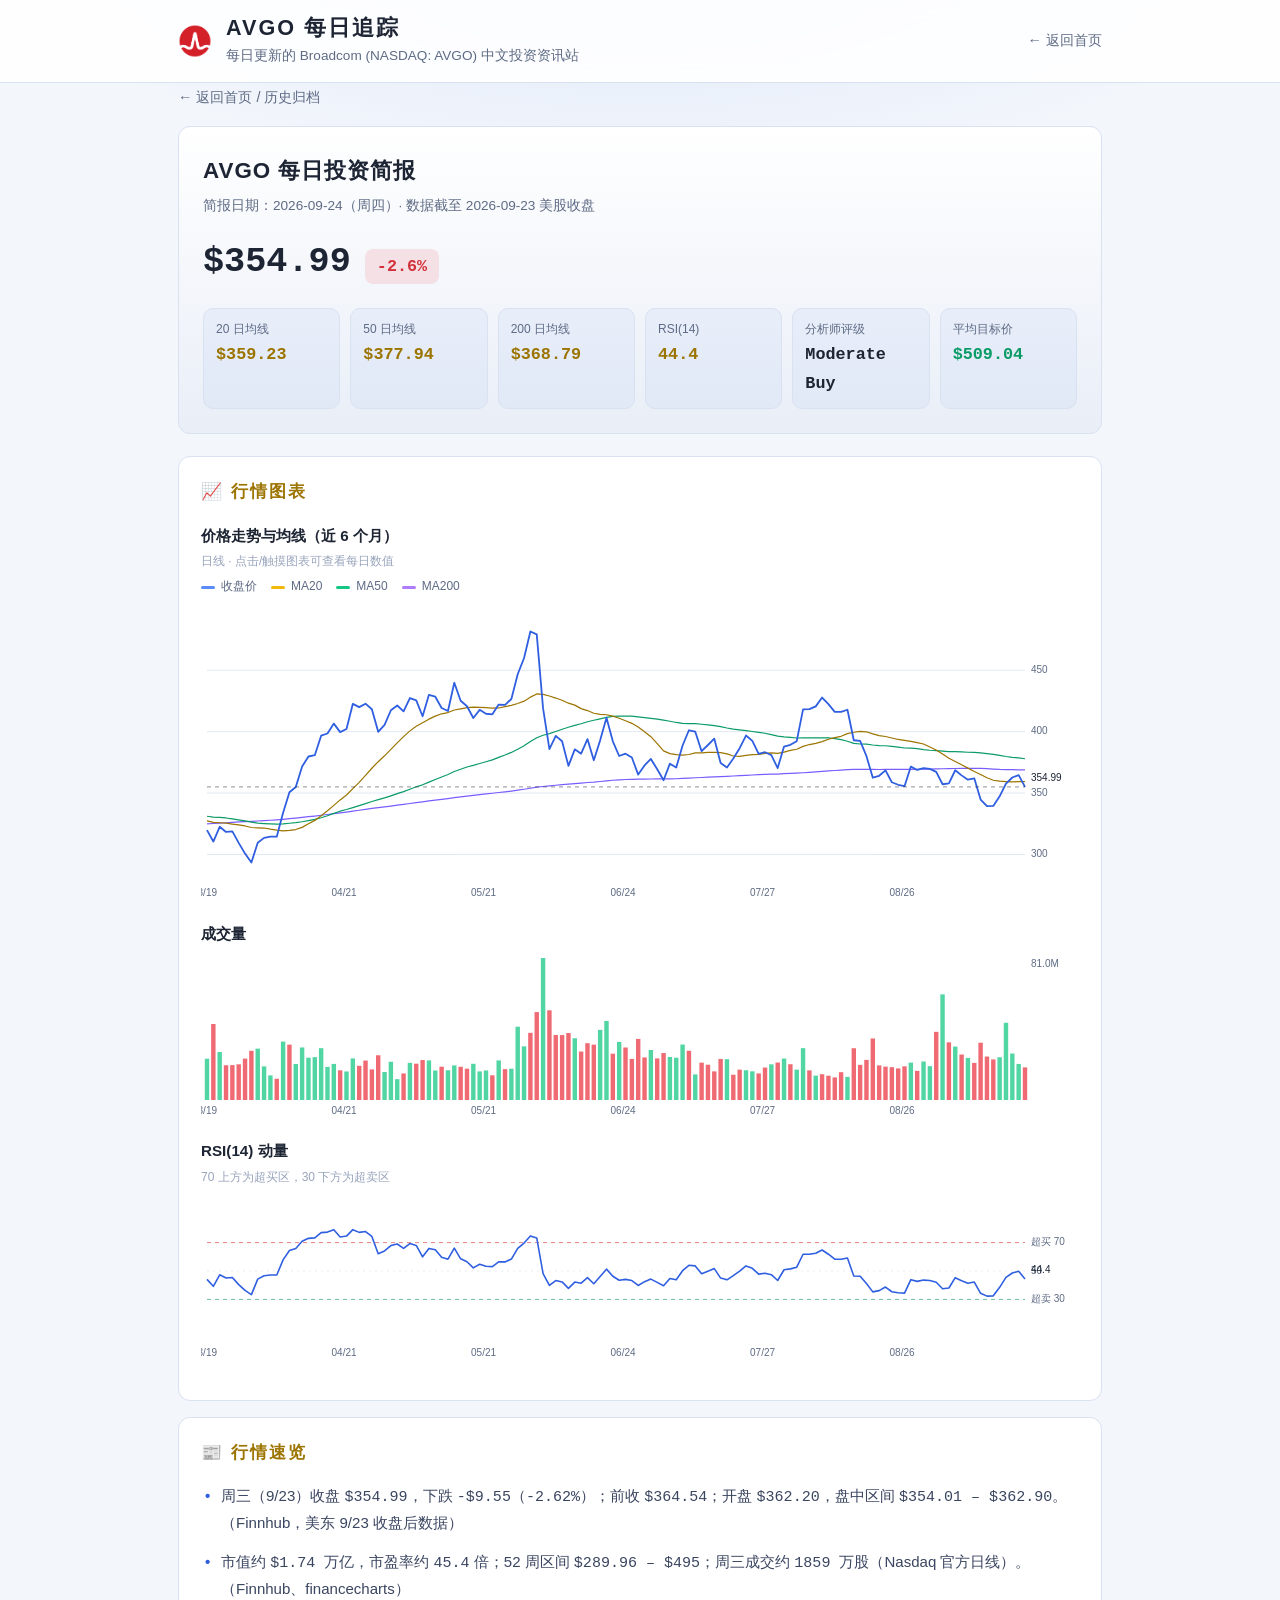
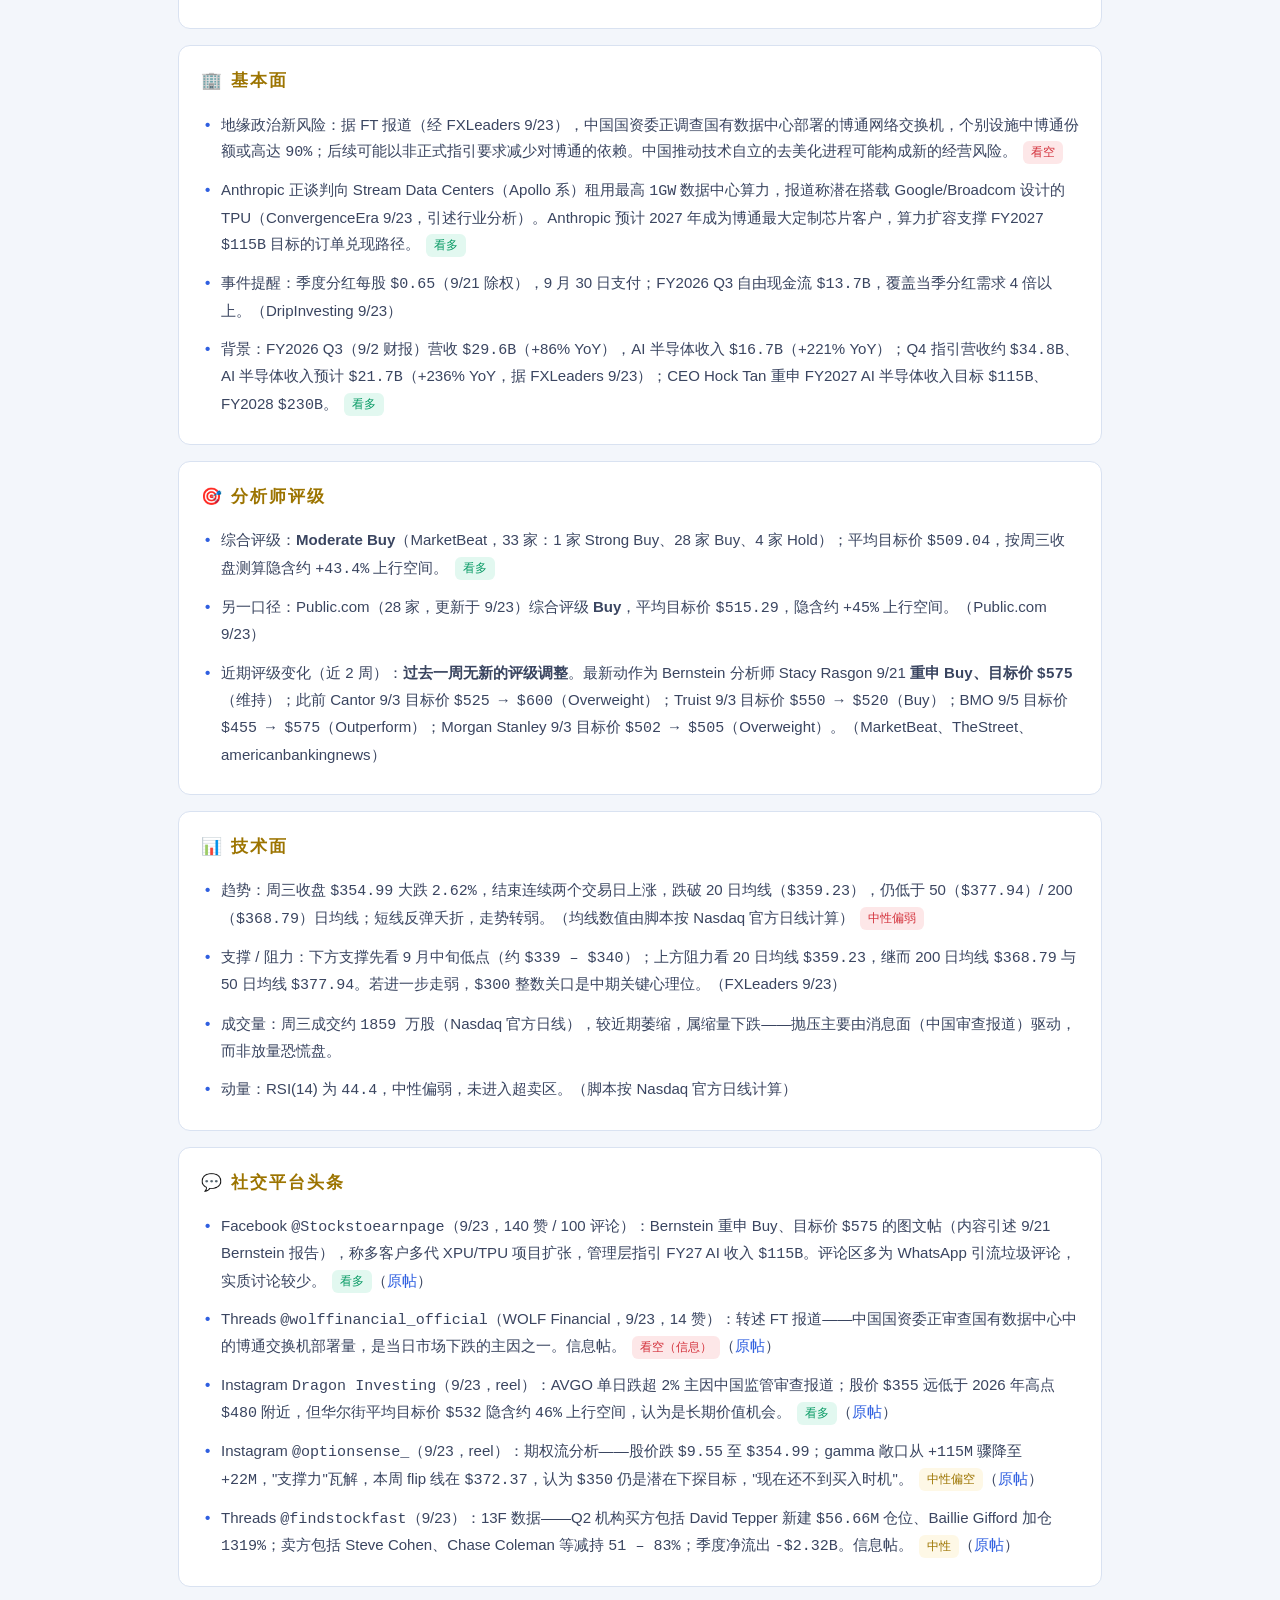
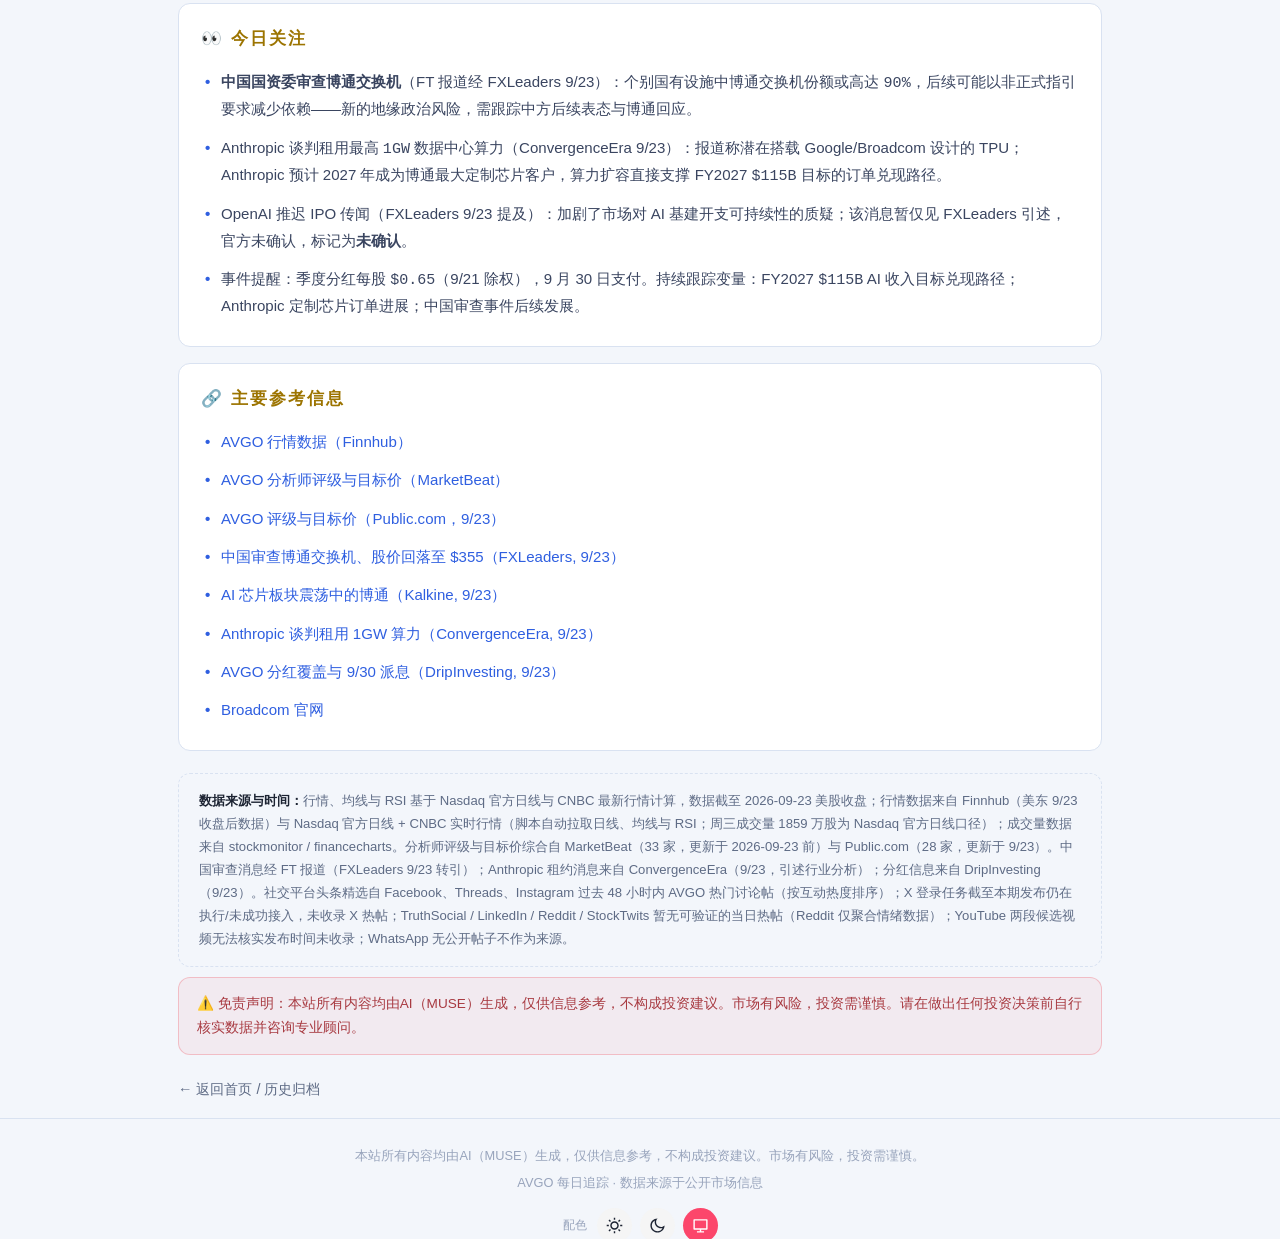
<file: briefs/2026-09-24.html>
<!DOCTYPE html>
<html lang="zh-CN">
<head>
<meta charset="UTF-8">
<meta name="viewport" content="width=device-width, initial-scale=1.0">
<title>AVGO 日报 2026-09-24 | AVGO 每日追踪</title>
<meta name="description" content="Broadcom (AVGO) 2026-09-24 每日投资简报：行情图表、基本面、分析师评级、技术面、社交平台头条。">
<link rel="stylesheet" href="../styles.css">
<script>(function(){try{var m=localStorage.getItem("avgo-theme")||"system";var t=(m==="dark"||m==="light")?m:((window.matchMedia&&window.matchMedia("(prefers-color-scheme: dark)").matches)?"dark":"light");document.documentElement.setAttribute("data-theme",t);document.documentElement.setAttribute("data-theme-mode",m);}catch(e){}})();</script>
</head>
<body>

<header class="site-header">
<div class="wrap">
<div class="brand">
<a class="brand-logo-link" href="https://www.broadcom.com" target="_blank" rel="noopener" aria-label="Broadcom 官网"><img class="brand-logo" src="../assets/broadcom-logo.png" alt="Broadcom"></a>
<div>
<h1>AVGO 每日追踪</h1>
<p class="subtitle">每日更新的 Broadcom (NASDAQ: AVGO) 中文投资资讯站</p>
</div>
</div>
<button class="menu-toggle" type="button" aria-label="打开菜单" aria-expanded="false" aria-controls="site-nav">
<svg class="icon-menu" viewBox="0 0 24 24" fill="none" stroke="currentColor" stroke-width="2" stroke-linecap="round" aria-hidden="true"><path d="M4 7h16M4 12h16M4 17h16"/></svg>
<svg class="icon-close" viewBox="0 0 24 24" fill="none" stroke="currentColor" stroke-width="2" stroke-linecap="round" aria-hidden="true"><path d="M6 6l12 12M18 6L6 18"/></svg>
</button>
<nav class="nav" id="site-nav">
<a href="../index.html">← 返回首页</a>
</nav>
</div>
</header>

<main class="wrap">

<a class="back-link" href="../index.html">← 返回首页 / 历史归档</a>

<div class="brief-hero">
<h2>AVGO 每日投资简报</h2>
<p class="cutoff">简报日期：2026-09-24（周四）· 数据截至 2026-09-23 美股收盘</p>
<div class="price-row">
<div class="price num">$354.99</div>
<div class="change down">-2.6%</div>
</div>
<div class="stat-grid">
<div class="stat"><div class="label">20 日均线</div><div class="value num neutral">$359.23</div></div>
<div class="stat"><div class="label">50 日均线</div><div class="value num neutral">$377.94</div></div>
<div class="stat"><div class="label">200 日均线</div><div class="value num neutral">$368.79</div></div>
<div class="stat"><div class="label">RSI(14)</div><div class="value num neutral">44.4</div></div>
<div class="stat"><div class="label">分析师评级</div><div class="value flat">Moderate Buy</div></div>
<div class="stat"><div class="label">平均目标价</div><div class="value num up">$509.04</div></div>
</div>
</div>

<section class="brief-section">
<h3>📈 行情图表</h3>
<div class="chart-block">
<div class="chart-title">价格走势与均线（近 6 个月）</div>
<div class="chart-sub">日线 · 点击/触摸图表可查看每日数值</div>
<div class="chart-legend">
<span><i class="lg" style="background:#5b8cff"></i>收盘价</span>
<span><i class="lg" style="background:#f0b90b"></i>MA20</span>
<span><i class="lg" style="background:#16c784"></i>MA50</span>
<span><i class="lg" style="background:#b07cff"></i>MA200</span>
</div>
<div class="chart-wrap"><canvas class="chart" data-price="avgo-data-2026-09-24"></canvas></div>
</div>
<div class="chart-block">
<div class="chart-title">成交量</div>
<div class="chart-wrap"><canvas class="chart sm" data-volume="avgo-data-2026-09-24"></canvas></div>
</div>
<div class="chart-block">
<div class="chart-title">RSI(14) 动量</div>
<div class="chart-sub">70 上方为超买区，30 下方为超卖区</div>
<div class="chart-wrap"><canvas class="chart sm" data-rsi="avgo-data-2026-09-24"></canvas></div>
</div>
<script type="application/json" id="avgo-data-2026-09-24">{"dates":["2024-01-02","2024-01-03","2024-01-04","2024-01-05","2024-01-08","2024-01-09","2024-01-10","2024-01-11","2024-01-12","2024-01-16","2024-01-17","2024-01-18","2024-01-19","2024-01-22","2024-01-23","2024-01-24","2024-01-25","2024-01-26","2024-01-29","2024-01-30","2024-01-31","2024-02-01","2024-02-02","2024-02-05","2024-02-06","2024-02-07","2024-02-08","2024-02-09","2024-02-12","2024-02-13","2024-02-14","2024-02-15","2024-02-16","2024-02-20","2024-02-21","2024-02-22","2024-02-23","2024-02-26","2024-02-27","2024-02-28","2024-02-29","2024-03-01","2024-03-04","2024-03-05","2024-03-06","2024-03-07","2024-03-08","2024-03-11","2024-03-12","2024-03-13","2024-03-14","2024-03-15","2024-03-18","2024-03-19","2024-03-20","2024-03-21","2024-03-22","2024-03-25","2024-03-26","2024-03-27","2024-03-28","2024-04-01","2024-04-02","2024-04-03","2024-04-04","2024-04-05","2024-04-08","2024-04-09","2024-04-10","2024-04-11","2024-04-12","2024-04-15","2024-04-16","2024-04-17","2024-04-18","2024-04-19","2024-04-22","2024-04-23","2024-04-24","2024-04-25","2024-04-26","2024-04-29","2024-04-30","2024-05-01","2024-05-02","2024-05-03","2024-05-06","2024-05-07","2024-05-08","2024-05-09","2024-05-10","2024-05-13","2024-05-14","2024-05-15","2024-05-16","2024-05-17","2024-05-20","2024-05-21","2024-05-22","2024-05-23","2024-05-24","2024-05-28","2024-05-29","2024-05-30","2024-05-31","2024-06-03","2024-06-04","2024-06-05","2024-06-06","2024-06-07","2024-06-10","2024-06-11","2024-06-12","2024-06-13","2024-06-14","2024-06-17","2024-06-18","2024-06-20","2024-06-21","2024-06-24","2024-06-25","2024-06-26","2024-06-27","2024-06-28","2024-07-01","2024-07-02","2024-07-03","2024-07-05","2024-07-08","2024-07-09","2024-07-10","2024-07-11","2024-07-12","2024-07-15","2024-07-16","2024-07-17","2024-07-18","2024-07-19","2024-07-22","2024-07-23","2024-07-24","2024-07-25","2024-07-26","2024-07-29","2024-07-30","2024-07-31","2024-08-01","2024-08-02","2024-08-05","2024-08-06","2024-08-07","2024-08-08","2024-08-09","2024-08-12","2024-08-13","2024-08-14","2024-08-15","2024-08-16","2024-08-19","2024-08-20","2024-08-21","2024-08-22","2024-08-23","2024-08-26","2024-08-27","2024-08-28","2024-08-29","2024-08-30","2024-09-03","2024-09-04","2024-09-05","2024-09-06","2024-09-09","2024-09-10","2024-09-11","2024-09-12","2024-09-13","2024-09-16","2024-09-17","2024-09-18","2024-09-19","2024-09-20","2024-09-23","2024-09-24","2024-09-25","2024-09-26","2024-09-27","2024-09-30","2024-10-01","2024-10-02","2024-10-03","2024-10-04","2024-10-07","2024-10-08","2024-10-09","2024-10-10","2024-10-11","2024-10-14","2024-10-15","2024-10-16","2024-10-17","2024-10-18","2024-10-21","2024-10-22","2024-10-23","2024-10-24","2024-10-25","2024-10-28","2024-10-29","2024-10-30","2024-10-31","2024-11-01","2024-11-04","2024-11-05","2024-11-06","2024-11-07","2024-11-08","2024-11-11","2024-11-12","2024-11-13","2024-11-14","2024-11-15","2024-11-18","2024-11-19","2024-11-20","2024-11-21","2024-11-22","2024-11-25","2024-11-26","2024-11-27","2024-11-29","2024-12-02","2024-12-03","2024-12-04","2024-12-05","2024-12-06","2024-12-09","2024-12-10","2024-12-11","2024-12-12","2024-12-13","2024-12-16","2024-12-17","2024-12-18","2024-12-19","2024-12-20","2024-12-23","2024-12-24","2024-12-26","2024-12-27","2024-12-30","2024-12-31","2025-01-02","2025-01-03","2025-01-06","2025-01-07","2025-01-08","2025-01-10","2025-01-13","2025-01-14","2025-01-15","2025-01-16","2025-01-17","2025-01-21","2025-01-22","2025-01-23","2025-01-24","2025-01-27","2025-01-28","2025-01-29","2025-01-30","2025-01-31","2025-02-03","2025-02-04","2025-02-05","2025-02-06","2025-02-07","2025-02-10","2025-02-11","2025-02-12","2025-02-13","2025-02-14","2025-02-18","2025-02-19","2025-02-20","2025-02-21","2025-02-24","2025-02-25","2025-02-26","2025-02-27","2025-02-28","2025-03-03","2025-03-04","2025-03-05","2025-03-06","2025-03-07","2025-03-10","2025-03-11","2025-03-12","2025-03-13","2025-03-14","2025-03-17","2025-03-18","2025-03-19","2025-03-20","2025-03-21","2025-03-24","2025-03-25","2025-03-26","2025-03-27","2025-03-28","2025-03-31","2025-04-01","2025-04-02","2025-04-03","2025-04-04","2025-04-07","2025-04-08","2025-04-09","2025-04-10","2025-04-11","2025-04-14","2025-04-15","2025-04-16","2025-04-17","2025-04-21","2025-04-22","2025-04-23","2025-04-24","2025-04-25","2025-04-28","2025-04-29","2025-04-30","2025-05-01","2025-05-02","2025-05-05","2025-05-06","2025-05-07","2025-05-08","2025-05-09","2025-05-12","2025-05-13","2025-05-14","2025-05-15","2025-05-16","2025-05-19","2025-05-20","2025-05-21","2025-05-22","2025-05-23","2025-05-27","2025-05-28","2025-05-29","2025-05-30","2025-06-02","2025-06-03","2025-06-04","2025-06-05","2025-06-06","2025-06-09","2025-06-10","2025-06-11","2025-06-12","2025-06-13","2025-06-16","2025-06-17","2025-06-18","2025-06-20","2025-06-23","2025-06-24","2025-06-25","2025-06-26","2025-06-27","2025-06-30","2025-07-01","2025-07-02","2025-07-03","2025-07-07","2025-07-08","2025-07-09","2025-07-10","2025-07-11","2025-07-14","2025-07-15","2025-07-16","2025-07-17","2025-07-18","2025-07-21","2025-07-22","2025-07-23","2025-07-24","2025-07-25","2025-07-28","2025-07-29","2025-07-30","2025-07-31","2025-08-01","2025-08-04","2025-08-05","2025-08-06","2025-08-07","2025-08-08","2025-08-11","2025-08-12","2025-08-13","2025-08-14","2025-08-15","2025-08-18","2025-08-19","2025-08-20","2025-08-21","2025-08-22","2025-08-25","2025-08-26","2025-08-27","2025-08-28","2025-08-29","2025-09-02","2025-09-03","2025-09-04","2025-09-05","2025-09-08","2025-09-09","2025-09-10","2025-09-11","2025-09-12","2025-09-15","2025-09-16","2025-09-17","2025-09-18","2025-09-19","2025-09-22","2025-09-23","2025-09-24","2025-09-25","2025-09-26","2025-09-29","2025-09-30","2025-10-01","2025-10-02","2025-10-03","2025-10-06","2025-10-07","2025-10-08","2025-10-09","2025-10-10","2025-10-13","2025-10-14","2025-10-15","2025-10-16","2025-10-17","2025-10-20","2025-10-21","2025-10-22","2025-10-23","2025-10-24","2025-10-27","2025-10-28","2025-10-29","2025-10-30","2025-10-31","2025-11-03","2025-11-04","2025-11-05","2025-11-06","2025-11-07","2025-11-10","2025-11-11","2025-11-12","2025-11-13","2025-11-14","2025-11-17","2025-11-18","2025-11-19","2025-11-20","2025-11-21","2025-11-24","2025-11-25","2025-11-26","2025-11-28","2025-12-01","2025-12-02","2025-12-03","2025-12-04","2025-12-05","2025-12-08","2025-12-09","2025-12-10","2025-12-11","2025-12-12","2025-12-15","2025-12-16","2025-12-17","2025-12-18","2025-12-19","2025-12-22","2025-12-23","2025-12-24","2025-12-26","2025-12-29","2025-12-30","2025-12-31","2026-01-02","2026-01-05","2026-01-06","2026-01-07","2026-01-08","2026-01-09","2026-01-12","2026-01-13","2026-01-14","2026-01-15","2026-01-16","2026-01-20","2026-01-21","2026-01-22","2026-01-23","2026-01-26","2026-01-27","2026-01-28","2026-01-29","2026-01-30","2026-02-02","2026-02-03","2026-02-04","2026-02-05","2026-02-06","2026-02-09","2026-02-10","2026-02-11","2026-02-12","2026-02-13","2026-02-17","2026-02-18","2026-02-19","2026-02-20","2026-02-23","2026-02-24","2026-02-25","2026-02-26","2026-02-27","2026-03-02","2026-03-03","2026-03-04","2026-03-05","2026-03-06","2026-03-09","2026-03-10","2026-03-11","2026-03-12","2026-03-13","2026-03-16","2026-03-17","2026-03-18","2026-03-19","2026-03-20","2026-03-23","2026-03-24","2026-03-25","2026-03-26","2026-03-27","2026-03-30","2026-03-31","2026-04-01","2026-04-02","2026-04-06","2026-04-07","2026-04-08","2026-04-09","2026-04-10","2026-04-13","2026-04-14","2026-04-15","2026-04-16","2026-04-17","2026-04-20","2026-04-21","2026-04-22","2026-04-23","2026-04-24","2026-04-27","2026-04-28","2026-04-29","2026-04-30","2026-05-01","2026-05-04","2026-05-05","2026-05-06","2026-05-07","2026-05-08","2026-05-11","2026-05-12","2026-05-13","2026-05-14","2026-05-15","2026-05-18","2026-05-19","2026-05-20","2026-05-21","2026-05-22","2026-05-26","2026-05-27","2026-05-28","2026-05-29","2026-06-01","2026-06-02","2026-06-03","2026-06-04","2026-06-05","2026-06-08","2026-06-09","2026-06-10","2026-06-11","2026-06-12","2026-06-15","2026-06-16","2026-06-17","2026-06-18","2026-06-22","2026-06-23","2026-06-24","2026-06-25","2026-06-26","2026-06-29","2026-06-30","2026-07-01","2026-07-02","2026-07-06","2026-07-07","2026-07-08","2026-07-09","2026-07-10","2026-07-13","2026-07-14","2026-07-15","2026-07-16","2026-07-17","2026-07-20","2026-07-21","2026-07-22","2026-07-23","2026-07-24","2026-07-27","2026-07-28","2026-07-29","2026-07-30","2026-07-31","2026-08-03","2026-08-04","2026-08-05","2026-08-06","2026-08-07","2026-08-10","2026-08-11","2026-08-12","2026-08-13","2026-08-14","2026-08-17","2026-08-18","2026-08-19","2026-08-20","2026-08-21","2026-08-24","2026-08-25","2026-08-26","2026-08-27","2026-08-28","2026-08-31","2026-09-01","2026-09-02","2026-09-03","2026-09-04","2026-09-08","2026-09-09","2026-09-10","2026-09-11","2026-09-14","2026-09-15","2026-09-16","2026-09-17","2026-09-18","2026-09-21","2026-09-22","2026-09-23"],"open":[109.21,107.02,105.8,105.16,105.65,106.56,108.03,108.43,111.21,111.23,110.63,112.49,115.73,121.62,122.1,124.23,128.1,121.97,121.49,121.68,118.94,118.73,120.88,122.7,126.36,123.4,126.7,125.2,129.0,123.51,126.92,128.0,125.9,123.59,121.8,128.17,130.84,131.0,130.91,129.3,130.33,132.59,140.31,139.5,139.16,138.2,139.43,127.79,130.7,128.29,126.25,125.35,125.4,121.69,123.9,132.83,135.0,134.5,136.47,135.0,131.79,132.57,131.58,132.8,138.53,132.6,133.37,135.74,132.3,133.27,135.2,137.0,131.54,134.31,128.8,125.9,122.45,122.82,126.39,127.25,131.0,134.41,132.89,127.83,125.63,125.9,128.62,131.64,129.35,131.78,131.53,134.8,133.23,138.0,142.6,141.24,139.6,139.87,139.6,142.84,139.98,141.0,139.91,137.9,136.14,135.27,132.04,134.6,142.19,140.78,140.98,143.82,150.0,171.0,168.69,180.0,183.96,180.35,169.57,164.21,160.01,159.76,159.2,159.59,160.82,164.08,167.0,175.56,170.5,175.66,174.6,176.47,171.1,170.0,172.4,162.31,158.89,161.84,160.23,160.4,160.35,151.26,153.5,152.02,153.28,151.47,157.5,141.93,129.61,141.73,148.25,141.2,144.2,148.08,151.55,158.02,161.2,164.47,164.86,167.05,165.12,170.84,165.03,164.96,157.6,160.08,158.49,161.12,160.38,150.3,150.56,143.25,139.11,141.22,148.39,158.1,166.74,165.19,165.49,163.77,167.68,167.18,172.0,172.81,174.65,178.5,178.17,171.87,172.16,167.55,169.62,176.3,174.82,175.42,179.24,183.56,181.14,183.3,180.79,178.51,181.37,182.32,179.38,178.66,177.59,174.26,174.19,173.0,172.44,177.47,174.45,168.26,169.28,170.05,179.63,181.99,182.99,183.4,178.9,174.71,174.77,168.47,165.66,166.66,165.54,166.25,164.3,165.4,164.6,163.2,159.57,162.95,164.48,173.44,170.75,170.1,178.95,177.81,180.01,180.93,213.9,231.79,240.65,239.41,227.91,220.36,226.69,240.12,240.0,245.64,234.69,235.88,236.16,233.59,236.5,239.5,229.7,227.3,219.99,226.57,228.55,235.22,237.08,241.5,246.75,238.41,244.7,213.4,208.01,208.84,218.57,219.66,215.46,219.35,233.94,234.5,235.0,227.43,232.48,230.35,236.06,234.53,230.1,227.85,228.65,225.65,218.6,207.0,206.91,217.28,195.76,204.0,189.22,191.86,181.04,187.73,189.6,188.05,196.22,193.15,196.2,188.05,190.44,189.34,191.52,188.21,194.29,190.88,186.66,177.66,171.93,164.49,166.37,166.08,160.54,148.17,144.49,167.62,160.5,175.3,173.62,185.07,179.72,170.43,176.25,166.99,167.43,177.78,179.69,186.92,190.53,191.72,185.9,198.14,203.9,200.25,196.44,199.28,208.0,209.33,219.49,222.0,230.23,230.16,232.32,221.85,226.49,228.39,228.34,226.94,232.87,237.15,245.91,241.22,243.25,250.07,258.06,262.95,251.14,245.04,244.22,246.35,250.19,250.66,250.35,250.95,250.89,253.21,249.1,258.77,266.0,265.07,270.3,274.73,274.4,263.99,270.73,275.13,276.35,272.96,279.79,274.14,274.13,279.81,280.11,281.14,287.11,283.95,287.65,276.78,289.79,288.07,292.46,297.5,297.15,302.8,286.54,292.2,297.81,292.9,306.17,304.05,305.05,306.63,316.75,307.01,311.03,302.7,302.42,295.46,290.06,291.75,292.81,294.35,297.53,302.93,307.01,289.34,302.29,305.06,355.78,342.75,349.55,351.52,371.18,362.91,359.87,365.43,358.85,350.0,344.65,342.43,340.24,339.75,332.99,337.43,336.0,330.12,328.14,347.61,341.5,335.92,337.02,333.82,345.75,345.39,352.77,350.12,354.47,356.8,349.61,353.8,350.0,347.3,340.4,352.51,361.54,362.62,373.19,386.4,378.27,372.0,358.52,350.89,360.11,354.19,357.9,358.97,358.04,351.58,331.47,339.81,343.2,340.7,366.0,345.15,347.73,384.93,385.55,399.35,394.85,388.31,380.0,380.68,386.17,402.48,398.75,402.2,404.82,379.96,361.89,336.02,346.61,336.0,333.33,346.03,340.81,350.69,351.06,348.72,349.97,349.73,352.77,354.74,343.6,341.7,342.78,337.92,340.95,352.88,348.97,349.12,346.26,344.1,335.5,335.35,319.3,319.8,329.76,338.85,332.56,332.44,326.11,336.74,319.51,314.33,320.1,330.77,347.47,346.8,343.83,329.85,319.68,329.52,333.01,332.36,332.25,322.54,330.74,326.5,310.7,309.36,313.0,315.68,330.18,328.28,327.25,348.73,342.59,337.74,337.68,326.02,325.76,320.43,312.47,320.12,318.0,320.0,322.59,314.02,307.06,300.87,299.39,313.37,304.49,315.06,326.73,351.75,352.3,360.94,369.66,377.9,389.88,395.0,400.9,405.7,399.41,406.98,422.39,424.98,420.48,400.31,403.5,415.52,415.09,418.21,421.66,435.56,421.82,419.8,427.62,423.43,415.81,416.73,432.81,421.41,409.81,412.81,413.55,417.49,418.5,425.07,421.14,432.95,450.09,488.79,494.77,408.99,407.61,402.62,401.61,381.5,372.82,383.72,395.51,390.21,388.7,409.58,413.66,377.87,386.62,386.57,370.45,373.62,374.79,371.87,365.73,373.61,366.56,377.52,402.19,398.5,393.48,395.72,396.09,384.54,366.05,378.76,390.21,380.2,392.19,387.68,389.81,374.36,380.63,380.35,394.83,384.4,402.97,421.7,420.55,428.4,426.99,426.07,426.25,415.81,411.96,397.26,384.31,372.4,364.39,370.69,364.96,361.1,357.12,361.79,373.6,369.52,364.25,369.68,351.74,359.7,363.68,366.23,360.03,364.85,349.63,346.04,342.37,346.62,352.08,358.65,363.23,362.2],"high":[110.2,107.5,106.95,105.55,107.8,108.86,108.3,110.13,111.57,112.62,111.31,114.65,121.7,123.13,122.7,128.46,128.1,122.12,122.37,122.8,119.72,120.31,123.47,124.78,127.21,125.95,129.6,128.57,129.01,125.59,127.3,128.0,127.57,123.77,122.81,131.1,131.96,131.88,131.19,129.85,130.84,140.78,143.82,139.5,139.48,141.43,141.3,129.9,130.78,128.29,127.31,126.74,126.29,124.03,128.8,140.36,137.62,135.84,137.99,135.0,133.01,136.3,134.24,137.68,140.4,136.12,134.25,135.95,133.57,139.19,136.65,137.0,133.63,134.7,129.26,126.0,123.32,125.79,128.56,130.8,135.58,135.3,134.84,129.24,126.44,128.39,131.08,131.9,133.79,132.16,134.4,135.84,138.2,143.9,144.54,141.95,141.69,140.94,140.5,142.9,141.36,141.72,139.91,138.28,136.25,135.3,133.2,141.44,142.27,142.5,144.91,146.5,150.58,173.59,174.72,184.3,185.16,180.47,171.4,166.1,160.6,161.82,160.56,163.92,164.88,165.92,172.92,176.55,175.69,177.1,176.65,176.49,172.59,173.51,172.81,162.84,161.51,163.95,162.99,165.33,161.41,153.55,153.58,155.0,153.47,161.33,158.91,145.35,145.42,148.91,150.1,146.27,149.55,151.13,156.38,160.25,166.67,166.09,167.83,168.37,166.47,172.42,168.28,165.7,162.03,162.28,163.2,163.24,160.74,157.79,156.36,143.5,141.59,149.86,158.87,166.32,168.08,165.5,166.02,167.47,170.0,172.02,173.32,175.99,177.14,180.25,178.47,172.92,172.25,172.84,174.94,176.9,178.31,181.6,186.42,186.31,182.59,184.95,181.7,179.25,185.51,182.71,181.72,180.69,178.98,174.3,176.8,173.97,180.23,179.19,174.45,171.33,172.45,174.4,180.21,184.87,185.05,183.63,179.56,175.59,175.57,169.13,166.35,166.8,165.54,166.34,164.91,167.22,166.37,163.2,162.69,168.38,168.27,175.39,172.4,180.68,180.79,178.5,184.87,182.0,228.7,251.88,242.47,239.85,228.05,230.29,233.4,240.23,247.28,245.78,238.77,237.46,239.5,236.49,241.75,239.5,232.47,227.83,229.26,230.26,230.34,238.6,238.1,242.75,246.99,240.4,249.59,218.43,209.95,211.45,221.96,226.8,220.94,223.03,237.93,234.8,235.65,235.82,237.89,236.48,236.95,235.74,232.2,229.07,228.98,227.75,219.48,208.64,213.54,219.25,201.19,204.06,193.95,194.08,186.83,195.48,191.98,195.62,199.98,196.32,197.5,196.72,192.89,198.27,193.84,192.07,196.69,191.6,188.06,178.38,173.3,167.94,168.71,173.43,163.43,152.8,160.43,169.78,187.33,176.95,182.66,186.0,182.26,176.08,176.25,168.0,170.52,180.45,188.57,193.37,193.1,193.25,193.2,201.4,205.68,203.23,201.91,206.23,211.16,209.96,221.8,235.28,233.5,234.46,232.64,231.25,231.77,236.5,233.69,230.65,236.48,240.99,246.07,243.17,250.0,257.88,265.43,264.89,255.32,248.17,246.28,254.77,257.89,254.0,255.19,253.96,255.64,253.52,254.21,265.87,269.87,271.67,271.85,277.7,274.5,272.0,275.8,277.56,276.35,279.45,281.18,276.47,278.36,283.36,281.51,288.28,287.53,290.54,288.0,284.0,291.2,292.59,295.45,302.19,303.25,306.95,292.64,298.48,301.2,302.81,310.34,307.87,308.31,313.44,317.35,314.17,311.5,306.17,302.9,295.49,292.38,300.09,298.4,300.25,301.18,311.0,307.01,298.71,304.45,308.78,356.34,354.17,350.98,372.97,374.23,364.38,365.5,365.69,359.93,350.7,346.27,346.67,345.21,340.08,338.06,339.08,341.05,331.05,337.95,347.61,344.4,344.13,338.11,346.54,347.31,350.6,359.38,350.67,359.4,363.24,350.97,356.59,351.1,348.01,346.57,358.3,362.75,374.06,386.48,386.4,378.82,374.85,368.95,364.87,363.5,354.5,360.0,361.88,358.87,353.55,344.74,352.2,347.97,359.69,376.08,348.6,382.0,388.13,399.87,403.0,395.42,393.5,382.3,383.89,393.53,407.29,406.93,414.61,409.3,382.0,362.0,347.5,346.61,336.02,343.45,346.24,350.11,352.86,353.25,350.33,352.68,349.88,360.66,355.03,349.05,349.7,343.68,347.39,353.9,359.49,350.69,349.68,354.51,345.4,335.8,336.99,321.99,328.68,334.76,339.99,335.95,338.2,336.06,338.9,319.51,326.53,335.0,352.34,348.01,347.2,346.29,334.32,335.75,337.88,338.44,340.11,338.5,328.31,335.91,326.57,320.0,320.04,315.88,322.64,336.12,343.51,348.49,353.14,345.81,339.83,338.32,329.2,327.44,325.44,323.27,321.51,326.48,324.4,324.3,316.92,307.5,304.77,310.31,315.79,314.69,316.4,334.15,354.14,358.7,376.55,380.86,382.28,397.08,399.68,406.73,406.42,403.6,423.2,429.31,425.0,422.75,405.81,405.64,418.38,423.17,423.83,433.39,437.68,426.49,435.0,433.65,429.34,418.63,442.36,432.81,422.01,417.95,424.17,422.25,419.99,435.31,432.8,429.68,448.9,466.05,488.82,495.0,426.48,410.5,402.84,407.87,385.81,389.5,384.98,396.2,391.79,400.65,412.7,414.64,391.02,388.74,388.8,373.69,376.21,379.62,373.75,374.0,383.16,372.96,395.09,407.52,402.44,395.75,397.33,399.0,386.74,377.35,383.59,390.58,398.58,397.61,389.27,389.9,385.8,386.12,388.68,399.92,392.61,422.06,427.0,428.03,430.84,432.73,426.76,426.5,424.92,412.5,399.36,385.78,373.91,367.12,375.13,366.17,362.99,359.47,371.72,376.59,372.75,371.4,371.09,359.4,360.16,372.7,368.01,365.27,366.78,350.25,347.26,344.15,350.94,363.28,363.97,366.55,362.9],"low":[107.71,105.53,104.74,104.15,105.2,106.47,106.26,107.45,110.0,109.86,109.02,112.19,115.6,120.82,120.35,123.1,122.88,120.02,120.5,120.43,117.43,117.91,120.52,122.22,121.19,122.67,126.5,124.9,125.9,122.71,124.13,124.48,124.24,121.26,120.26,127.65,128.88,130.15,129.22,128.3,128.73,132.0,138.52,133.24,134.71,137.29,130.16,125.26,125.93,125.24,124.77,123.01,123.17,120.4,122.66,131.6,134.62,133.75,133.05,129.6,131.15,132.54,130.34,132.53,131.5,131.42,131.57,130.86,131.55,132.37,133.66,130.6,131.1,128.14,125.55,119.76,120.05,122.8,124.5,125.7,130.31,132.57,129.91,124.13,122.33,124.71,127.51,129.68,128.85,130.2,131.53,133.01,132.58,137.0,140.51,138.18,139.32,139.35,138.42,137.8,139.2,139.25,138.3,135.56,130.73,130.25,130.7,134.05,138.82,139.7,140.91,141.62,147.64,165.25,168.21,177.86,178.5,172.22,165.14,159.07,156.4,157.36,157.1,158.6,159.35,162.2,166.45,169.6,170.5,170.56,172.64,166.85,169.13,169.26,166.4,155.61,153.9,157.12,157.9,159.9,151.1,145.52,149.92,149.15,143.35,151.0,146.17,139.6,128.5,140.25,135.83,138.4,144.11,146.37,149.81,154.72,160.34,162.68,160.42,164.15,162.88,161.49,163.46,158.66,155.83,156.25,155.41,158.71,151.38,149.15,150.11,136.6,134.9,141.04,145.04,156.83,164.04,160.41,160.7,161.36,165.66,166.47,168.35,171.68,173.76,175.0,171.76,169.63,165.8,167.02,169.19,172.6,173.86,174.89,176.42,182.53,177.4,180.13,173.37,175.33,180.69,178.68,178.25,177.41,172.57,169.5,172.72,171.34,171.21,175.62,167.38,167.5,168.42,170.05,175.96,181.79,181.83,176.82,173.2,172.6,169.87,163.43,162.22,164.31,160.86,160.6,162.4,162.89,162.69,157.54,159.08,162.75,164.03,168.56,169.2,169.33,176.02,169.73,176.43,175.99,211.11,230.81,233.8,219.22,217.58,218.91,225.13,234.8,237.6,236.35,231.62,231.31,230.24,229.0,233.3,227.6,226.06,221.25,219.51,223.1,225.58,229.21,232.66,237.4,240.69,236.12,241.91,196.23,198.89,202.77,213.7,216.3,213.51,215.3,227.5,228.56,224.11,227.12,229.97,230.0,230.73,228.9,224.3,224.4,222.75,215.63,207.54,200.92,206.0,197.4,193.15,184.53,180.48,187.1,177.61,181.56,180.43,185.34,192.45,189.47,193.2,187.5,186.9,186.9,188.94,187.37,190.67,187.68,177.58,170.46,166.47,160.62,163.42,165.5,153.7,139.17,138.1,153.09,157.51,166.4,173.31,175.82,178.08,166.92,169.92,161.61,165.22,175.82,178.29,186.89,187.68,190.1,184.02,196.24,201.08,200.0,195.94,198.43,203.69,206.52,215.88,222.0,228.35,228.07,226.39,221.6,226.34,227.83,227.43,226.18,231.13,234.43,237.4,234.9,243.19,249.4,257.59,259.06,246.13,241.11,241.4,243.8,249.5,248.35,249.56,247.92,249.41,244.17,246.46,258.77,263.43,264.12,266.88,272.13,262.66,262.73,270.12,272.66,271.15,272.72,272.7,271.89,269.58,277.85,275.67,279.91,281.0,283.63,276.43,273.0,283.5,287.27,290.59,294.87,295.8,290.23,281.61,291.4,291.45,291.9,299.88,302.55,301.29,304.67,304.75,307.0,299.76,299.0,292.39,281.87,286.17,289.01,291.71,293.99,293.78,302.33,293.66,287.17,296.4,302.25,331.42,341.25,335.83,350.55,358.76,357.16,356.34,356.99,341.5,343.79,336.43,337.94,337.02,333.81,327.3,330.58,327.55,324.61,324.5,335.25,335.74,334.56,326.58,332.62,340.4,324.05,343.52,339.65,347.5,349.49,340.78,347.84,341.31,335.51,340.4,350.88,355.08,362.53,373.19,370.06,365.1,361.98,351.0,350.09,352.71,337.27,354.61,349.67,351.68,334.16,329.06,337.52,335.51,337.8,345.18,331.8,347.66,371.75,383.26,397.16,385.1,379.79,370.65,376.53,385.15,397.4,395.51,399.56,394.19,355.15,337.51,335.06,321.42,323.63,332.58,337.22,338.54,347.14,347.75,344.69,349.3,345.42,345.56,336.5,338.0,335.88,330.5,333.5,340.95,350.91,334.42,341.67,344.05,331.8,324.2,324.89,314.11,317.6,327.02,326.7,320.28,328.33,325.75,308.65,295.3,306.7,316.3,330.65,339.84,333.74,329.56,324.69,316.31,327.23,329.68,329.58,325.32,314.45,329.28,307.93,310.0,307.2,307.4,311.74,323.03,327.4,323.61,340.8,338.22,332.2,321.43,320.06,317.25,315.55,308.51,309.92,314.93,314.84,316.72,309.17,298.87,289.96,296.33,310.48,301.75,310.28,321.8,342.53,351.5,360.82,369.48,376.32,385.57,392.35,399.81,395.9,394.57,404.86,417.8,408.86,414.63,394.65,396.78,404.23,413.28,409.53,419.35,417.78,406.3,414.0,425.05,408.41,404.8,415.59,419.8,414.37,405.86,411.42,410.5,410.21,417.0,416.49,414.01,431.47,442.22,470.46,472.64,403.01,385.59,391.35,370.33,371.17,370.55,377.0,388.6,376.46,382.65,405.38,391.91,376.66,376.96,372.7,363.83,360.46,370.64,368.03,356.43,371.18,362.01,376.89,387.93,395.7,383.42,384.64,386.74,371.9,357.8,375.96,379.22,380.0,386.82,378.75,373.5,371.52,369.51,377.54,379.71,374.61,400.68,416.89,410.76,421.61,420.16,413.23,414.61,411.41,388.5,391.31,377.01,357.61,362.25,365.05,358.71,355.31,350.06,360.61,365.35,366.3,362.0,364.65,342.33,353.7,362.74,359.25,357.75,361.64,343.91,337.9,335.81,345.31,351.33,353.5,359.29,354.01],"close":[108.54,105.86,104.9,104.93,107.48,108.25,108.06,110.0,110.77,111.5,110.37,114.39,121.12,122.05,122.63,125.39,123.0,120.49,121.78,120.82,118.0,120.0,122.43,124.31,122.27,125.71,127.48,128.34,126.5,125.17,126.22,126.51,124.55,122.66,122.75,130.49,129.64,130.91,129.62,128.94,130.05,139.92,140.23,134.28,135.0,140.7,130.87,129.31,129.19,125.79,126.23,123.55,123.72,123.8,127.6,134.8,135.35,135.16,133.15,131.87,132.54,135.03,133.88,136.32,131.75,133.94,133.61,133.41,132.24,138.25,134.41,131.07,132.91,128.26,125.9,120.47,122.45,124.92,125.68,129.44,134.41,133.86,130.03,124.29,123.86,127.81,131.03,130.31,132.54,130.57,133.28,133.75,138.0,143.62,141.21,139.53,141.4,139.92,139.22,139.33,140.78,141.25,139.07,136.41,132.85,132.19,133.08,141.31,140.13,140.66,144.05,146.1,149.55,167.9,173.5,182.89,180.25,173.46,165.86,159.22,158.08,159.2,158.67,160.55,164.08,165.75,172.92,170.33,174.59,173.33,174.47,170.59,170.07,171.42,169.38,155.98,160.52,157.35,161.06,163.77,151.34,149.26,151.63,150.22,143.52,160.68,147.02,143.82,142.08,143.92,136.27,145.74,148.26,148.62,156.16,157.69,166.13,165.72,167.71,165.95,165.78,162.34,166.36,159.62,161.39,158.18,156.93,162.82,152.79,154.12,152.82,137.0,140.82,148.21,158.27,164.56,167.69,164.02,162.47,161.67,167.42,171.1,172.94,174.84,175.52,178.09,172.69,172.5,167.47,170.66,171.89,176.64,175.08,180.73,185.95,185.69,181.48,182.31,175.98,176.82,181.53,179.89,179.99,179.38,173.51,171.35,173.0,172.02,179.24,176.64,169.77,168.92,168.55,173.9,179.55,183.81,183.64,178.91,176.22,173.58,170.38,164.84,165.67,165.35,163.25,163.94,164.23,164.82,164.74,159.67,162.08,166.51,168.15,170.56,170.47,179.53,178.94,171.81,183.2,180.66,224.8,250.0,240.23,223.62,218.32,220.79,232.35,239.68,245.36,241.75,235.58,231.84,231.98,232.55,236.41,228.64,229.31,224.31,225.29,224.7,228.0,229.41,237.44,240.31,240.91,240.28,244.7,202.13,207.36,206.35,215.66,221.27,217.73,222.43,232.0,231.36,224.87,235.04,235.04,236.35,235.8,233.04,228.53,228.73,226.74,218.66,207.93,202.54,212.94,197.8,199.43,187.37,187.48,191.58,179.45,194.96,184.45,190.09,194.23,191.36,195.54,194.5,188.67,195.57,190.54,191.66,191.25,188.26,179.27,171.99,169.12,167.43,168.52,172.09,154.01,146.29,154.14,156.03,185.15,172.3,181.94,178.36,178.95,174.61,170.99,166.21,169.58,176.91,188.15,192.31,192.47,191.17,192.47,197.33,203.64,200.72,200.09,204.81,207.77,208.2,221.58,232.42,232.12,232.64,228.61,230.63,231.68,229.73,230.53,228.72,235.65,239.43,241.97,242.07,248.71,256.85,261.08,259.93,246.93,244.28,244.63,252.91,256.07,248.7,252.1,249.37,251.26,249.99,253.77,263.77,264.65,270.17,269.35,275.65,264.74,269.9,275.18,274.18,271.8,277.9,275.4,274.38,275.6,280.94,280.81,286.45,283.34,288.21,278.59,283.69,288.71,290.18,294.3,297.42,302.62,293.7,288.64,297.72,292.93,301.67,303.76,304.97,303.9,312.83,309.09,311.23,306.34,305.76,294.91,291.17,289.6,294.0,294.23,298.01,300.25,308.65,297.39,298.24,302.39,306.1,334.89,345.65,336.67,369.57,359.63,359.87,364.09,360.0,346.17,345.35,344.94,338.79,338.94,339.31,336.1,334.53,327.9,329.91,333.39,338.18,338.37,335.49,336.41,345.5,345.02,324.63,356.7,344.13,351.33,354.15,349.33,349.24,342.66,340.3,344.29,354.13,362.05,372.97,385.98,376.47,369.63,362.55,351.94,358.98,355.59,349.43,358.39,351.96,355.22,339.98,342.46,342.65,340.5,354.42,346.82,340.2,377.96,385.03,397.57,402.96,386.08,381.57,380.61,381.03,390.24,401.1,406.29,412.97,406.37,359.93,339.81,341.3,326.02,329.88,340.36,341.45,349.32,350.22,352.13,349.39,349.85,346.1,347.62,343.42,343.77,343.5,332.48,344.97,352.21,354.61,339.89,343.02,351.71,332.6,328.8,325.49,320.05,324.85,332.79,333.24,330.73,331.3,331.11,320.33,308.05,310.51,332.92,343.94,340.44,342.76,331.17,325.17,332.54,333.51,333.99,332.65,330.34,325.49,332.31,321.7,319.55,318.82,313.84,317.53,332.77,330.48,345.75,342.58,341.57,335.97,322.16,324.92,321.31,315.93,319.84,310.51,322.51,318.29,318.81,309.42,300.68,293.41,309.51,313.49,314.55,314.43,333.97,350.63,354.91,371.55,379.75,380.78,396.72,398.47,406.54,399.63,402.17,422.65,419.94,422.76,418.2,399.83,405.45,417.43,421.28,416.5,427.36,425.44,412.56,430.0,428.43,419.3,416.79,439.79,425.19,420.71,411.07,417.76,414.57,414.14,422.01,421.86,426.58,446.77,459.97,481.57,479.23,418.91,385.73,396.6,392.16,372.1,385.57,382.07,393.94,376.71,392.9,411.35,392.13,380.15,382.07,378.91,365.02,372.45,377.75,369.34,360.45,373.9,370.78,388.69,401.11,399.97,384.05,389.11,394.28,374.45,370.82,378.16,386.5,396.81,392.47,381.92,383.22,380.91,370.32,387.84,389.28,392.23,418.16,418.28,420.56,427.76,422.4,416.08,416.05,417.82,392.99,392.43,380.0,362.48,364.03,368.45,358.76,356.74,355.59,371.54,368.79,370.34,369.68,367.24,357.16,357.89,368.56,364.38,360.83,361.99,344.72,339.27,339.51,347.3,357.61,362.66,364.54,354.99],"volume":[28831020,34735470,25658030,22474690,33110290,23225340,17643450,25757220,26881960,26145080,18314050,32228400,53077120,31222240,16952110,34804820,36356100,25817600,21526470,20682540,27400190,19411280,26689290,22044520,25354100,25767750,29326240,26292890,24778220,31906520,27306260,21873440,21268050,26329190,20639830,40819260,23114640,16282480,12126050,10967180,27535640,44487720,34854180,36039750,43195890,62831770,74024840,31105120,42789130,37838480,38029380,88822510,25737160,24490870,40946140,72467730,38623860,21236600,23522180,25582650,19855520,17251960,24693560,28650420,27013650,19438280,17139170,18007940,17466520,31713310,27823320,24370450,18922740,24717800,24888030,44796580,25162180,22025130,20107930,30409670,24099830,13371790,22113360,30957830,29479680,24897550,16287080,12412830,13917640,12169550,16299530,18507030,19420290,32757380,28395030,18173670,27169950,15332510,21002120,31038990,16729960,22918860,26860550,21728280,73091320,26278470,23048140,32946560,20171810,17859030,31081710,34844320,56697370,89060650,69704710,87527620,86796740,68156620,99998610,58575380,56810450,46478750,31649060,69376630,47623440,32538840,39953820,45240480,36398460,37916210,41074200,51111680,30453000,22999200,22244940,43343360,37973500,26309550,28813330,21570180,37162620,30872130,20839870,16625760,31102340,45827510,40319960,33745840,41309260,24751290,29749760,27583200,18438660,17778470,22053600,20184200,27944970,19296870,20441690,19417490,16097690,30044530,18848020,18521150,16683110,18063620,23519290,25158510,37179060,20324060,31548540,76634630,39516690,36067470,39700770,43581920,29850050,26126930,19844340,26557560,32453060,91758510,29431110,34223410,16613800,24340000,20580910,16900030,23770420,14317830,13072280,17941390,15588330,20774190,25504060,16317970,23070020,17195820,27657530,15285050,25232430,17835250,13695150,12062650,19513710,20485170,19977680,13195830,23702340,17911490,26086590,17847040,13621310,13441750,24300760,18970580,13503150,17036660,15861980,17472510,20638860,20836160,17870330,18003400,17196730,24835250,17332470,26850590,16308770,19722720,11024010,21472440,17024430,32748250,18489990,27830830,20886310,27762630,41295180,46967170,121336600,111623200,70382130,53960100,40845170,131910400,40643780,22827190,28537540,29282230,27316800,17927720,31525830,24973190,34028380,25928610,18756490,23864010,23772090,18143120,21745620,23471870,31196640,30903190,29610500,17653940,25387830,90569380,50315990,32533740,42449480,41150980,24507270,23768520,29250580,21169530,22117470,23901640,18476200,16397340,20962030,16988780,26080550,16375490,16104000,24883560,33050430,33100810,21368300,27572890,39747250,37435600,37910480,25644540,56864100,74528860,44217120,42153250,30409730,27236140,25900940,26830620,24951030,37962700,31430020,43086520,33180280,23417250,30670540,32151670,30391480,35656450,20472440,19523660,44354860,72302230,68503510,58888230,72708310,51212220,33964140,25748300,17242350,34638640,22501790,23469790,18504860,24380470,27576900,21242340,16385850,14630020,22768860,24939700,17766750,14025430,16348810,20277830,18460930,13289170,25437670,28790540,19751450,18803680,23094610,15355450,11787160,17642940,14340230,15385630,17941670,20443000,20768030,27088560,19197010,30380250,31536050,42334080,41146650,25334080,25491290,24598990,20410900,19028440,20363010,22014310,30435490,42134900,19747030,32764860,18894160,23569590,27477580,24708430,28847630,17582090,10592660,16760620,14869410,20133000,17891600,14274670,11934240,17918350,15031020,17231100,15012410,17726800,16564830,20556240,16413780,12476250,13683380,19210780,16738930,25488480,21428130,17164630,18477470,17392100,16319440,12458750,12396380,17624010,17371170,15717630,22806940,14724670,20149580,23600510,14946310,16301330,15124750,25689110,13830300,18907050,21610680,19693020,18529390,31220800,78401550,43535640,26972320,51086830,29430950,31949800,21792190,21306510,45197130,24663890,41240070,28660030,21944080,19677300,21678190,15464700,21336000,20109460,21122690,19917620,14749070,18465730,18086710,21478340,17643740,28941010,45984260,22078000,23918540,20317220,20937940,15640230,16092580,19268830,12859160,16143740,20065770,21056050,24975210,24295270,21598440,17198920,24047460,17087640,19896860,21903220,16408960,16446800,12190450,22616620,18500850,14799570,21726810,21851880,28866960,30280340,47262430,33507570,28693010,13365500,23251970,22206950,21336370,15845860,24779920,30410550,24545960,31530980,45681620,95588460,65894900,58061050,73300900,54501920,159095200,28739580,28232580,11424400,15028130,21946860,16633610,15346050,25398630,31136050,27135530,20249260,24385180,22482510,20949630,18307970,30094730,22218790,31291210,32293870,32006560,24275400,30259480,25006400,25537630,23001670,20447470,28313040,17278170,36914780,43330320,42775810,33003430,30091010,19542680,17004710,22007270,18397160,23469730,13565300,15180880,17658930,16472390,23614370,20182310,33025280,28004180,20567230,20826180,34895800,57076630,39152160,40605820,29531700,20104100,21982750,34724950,31363090,38026500,25460600,23524820,43325940,27369190,19799010,19899990,20343710,23593930,28054450,29289520,19171020,14021080,12111340,33310930,31573110,20514940,29958080,24115840,24423030,29559300,18872900,20581700,16922030,16275470,23702550,19501550,22491080,17451600,25519210,15962460,21821580,11882590,15140430,21175180,20707020,22791740,22561420,16825490,19004350,16981160,19733760,18957090,17863290,20652070,16312550,16865290,14086440,22562900,17601010,17855570,41798350,30585990,38306650,50126450,80979450,51146090,37098980,37026900,38193450,35187580,27630070,32394180,31573670,40005500,45076050,26403670,33122250,29938730,23412030,34839250,24285240,28517370,23712610,26788850,24544000,24116690,31624070,28073960,14595930,21294510,20118720,16324130,23407240,23272210,14420450,17291140,16966190,16348680,15149400,18502120,20328410,21374410,23639840,20391000,17315080,29564240,16880450,13907540,14698250,13854130,12882660,15859210,13180480,29513600,20042640,22878200,35091370,19729830,19037140,18717230,18014880,19196260,21329950,16596070,21947990,19288940,38874580,60242600,32863270,30464890,25918210,23994290,21166940,32662850,24783900,23152530,24389570,44032800,26498590,20570790,18586486],"ma20":[null,null,null,null,null,null,null,null,null,null,null,null,null,null,null,null,null,null,null,114.12,114.59,115.3,116.17,117.14,117.88,118.75,119.72,120.64,121.43,122.11,122.9,123.51,123.68,123.71,123.72,123.97,124.3,124.83,125.22,125.62,126.23,127.22,128.11,128.61,129.25,130.0,130.17,130.21,130.35,130.38,130.38,130.23,130.19,130.25,130.49,130.71,130.99,131.2,131.38,131.53,131.65,131.41,131.09,131.19,131.03,130.69,130.83,131.03,131.19,131.81,132.22,132.59,133.05,133.28,133.19,132.47,131.83,131.32,130.94,130.82,130.92,130.86,130.67,130.06,129.67,129.36,129.23,129.08,129.09,128.71,128.65,128.79,129.04,129.81,130.58,131.53,132.48,133.23,133.9,134.4,134.72,135.09,135.54,136.14,136.59,136.81,136.92,137.47,137.85,138.35,138.89,139.51,140.08,141.3,142.91,145.08,147.02,148.7,150.03,151.03,151.89,152.79,153.77,154.98,156.54,158.21,160.21,161.66,163.38,165.01,166.54,167.76,168.79,168.96,168.76,167.41,166.42,165.62,165.38,165.61,165.27,164.77,164.42,163.9,162.87,162.62,161.33,160.0,158.38,156.9,154.99,153.75,152.66,151.52,150.86,150.95,151.23,151.65,151.98,152.09,152.81,153.46,154.2,154.67,155.56,155.44,155.93,156.88,157.42,157.93,158.76,158.32,157.95,157.93,158.03,158.38,158.45,158.37,158.11,157.89,157.97,158.41,158.74,159.5,160.21,161.2,161.99,162.48,163.21,164.04,164.99,166.97,168.69,170.31,171.7,172.75,173.44,174.36,175.03,175.79,176.5,176.94,177.29,177.51,177.41,177.08,177.09,177.07,177.66,177.96,177.85,177.46,177.14,176.8,176.48,176.38,176.49,176.32,176.33,176.17,175.61,174.86,174.14,173.44,172.93,172.56,172.12,171.76,171.04,170.19,169.8,169.68,169.66,169.5,169.04,168.83,168.59,168.24,168.59,168.94,171.66,175.92,179.65,182.56,185.31,188.16,191.56,195.31,199.34,203.44,207.12,210.38,213.57,216.67,219.97,222.43,224.94,227.57,229.67,231.88,232.04,231.01,230.87,231.7,232.83,233.81,234.42,232.54,230.64,228.88,227.88,227.35,226.64,226.13,225.91,226.05,225.83,226.36,226.85,227.43,227.82,228.0,227.56,226.98,226.27,225.19,223.35,223.37,223.65,223.22,222.41,220.72,219.2,217.66,215.03,213.21,211.19,208.95,206.91,204.66,202.64,200.72,198.72,197.06,195.25,193.9,193.07,192.36,190.67,189.38,187.87,186.87,185.92,184.95,183.68,181.24,179.73,178.02,177.57,176.62,175.94,175.13,174.64,173.6,172.62,171.35,170.26,169.69,170.14,171.15,172.32,173.51,174.71,175.97,178.45,181.17,183.47,185.91,187.04,188.83,190.82,193.52,196.18,199.08,201.96,205.18,208.29,210.93,213.05,214.87,217.03,219.44,221.91,224.15,226.4,229.21,232.26,235.02,236.97,238.78,239.93,240.96,242.15,242.96,244.13,245.07,246.05,247.06,248.22,249.97,251.42,252.96,254.33,256.01,256.81,257.46,258.17,258.88,260.12,261.8,263.34,264.42,265.39,267.0,268.44,270.29,271.9,273.81,275.05,276.05,277.25,278.25,279.5,280.59,282.48,283.67,284.34,285.52,286.58,287.76,289.18,290.71,292.13,293.72,295.14,296.38,297.52,298.4,299.22,299.59,299.64,299.83,299.82,299.85,299.74,300.48,300.92,300.95,301.42,301.64,303.2,305.23,306.87,309.71,312.23,314.67,317.55,320.27,322.83,325.54,328.3,330.54,332.78,334.84,336.64,337.93,339.46,341.04,342.59,344.19,344.37,343.86,343.85,342.64,341.91,340.15,339.78,338.99,339.25,339.69,339.91,340.43,340.61,340.66,341.07,342.05,343.76,345.91,348.54,350.46,352.02,353.37,354.15,354.82,355.35,356.59,356.68,357.07,357.26,356.55,356.21,355.88,355.77,356.48,356.61,355.91,356.71,357.31,357.89,359.21,360.03,360.99,362.42,363.52,365.25,367.84,370.23,373.28,375.84,376.84,376.71,376.64,375.91,374.69,374.36,374.43,372.99,371.25,368.98,366.3,364.49,362.72,361.07,359.19,356.87,353.99,350.29,346.89,344.19,343.92,343.92,344.01,345.29,345.43,344.85,344.06,342.59,341.32,340.36,339.55,338.59,337.85,337.03,335.87,334.09,332.44,332.46,332.41,331.82,331.23,330.79,329.9,328.94,328.99,329.24,329.6,330.12,330.15,330.12,329.55,328.99,328.37,327.5,327.36,328.6,329.6,330.24,330.17,330.23,329.89,329.44,329.42,328.86,327.98,327.28,326.17,325.78,325.42,324.74,324.13,323.18,321.91,321.7,321.5,320.58,319.78,319.19,319.6,320.26,322.04,324.92,327.71,331.48,335.61,339.95,344.4,348.39,353.6,358.66,364.33,370.2,375.52,380.32,385.52,390.85,395.96,400.63,404.37,407.25,410.17,412.61,414.53,415.54,417.6,418.54,419.59,420.03,419.79,419.52,419.09,419.28,420.38,421.44,422.91,424.84,428.09,430.69,430.36,429.02,427.35,425.54,423.18,421.61,418.73,417.17,414.97,414.06,413.74,412.61,410.92,408.92,406.77,403.69,399.98,395.87,390.25,384.32,382.06,381.32,380.92,381.37,382.76,382.69,383.04,383.06,382.94,381.84,380.18,379.9,380.73,381.25,381.4,382.31,382.73,382.36,383.29,384.73,385.65,388.02,389.49,390.47,391.86,393.77,395.12,396.21,398.38,399.49,400.2,399.88,398.16,396.74,396.06,394.84,393.63,392.9,392.08,391.06,389.96,387.54,384.99,381.82,378.32,375.63,373.05,370.29,367.49,365.08,362.42,360.4,359.64,359.32,359.03,359.32,359.23],"ma50":[null,null,null,null,null,null,null,null,null,null,null,null,null,null,null,null,null,null,null,null,null,null,null,null,null,null,null,null,null,null,null,null,null,null,null,null,null,null,null,null,null,null,null,null,null,null,null,null,null,122.6,122.96,123.31,123.69,124.06,124.47,125.0,125.54,126.05,126.49,126.9,127.34,127.76,128.01,128.3,128.48,128.65,128.86,129.12,129.33,129.68,130.01,130.23,130.44,130.52,130.59,130.49,130.39,130.32,130.3,130.39,130.55,130.7,130.81,130.84,130.86,130.81,130.84,130.82,130.88,130.91,130.98,130.86,130.81,131.0,131.12,131.1,131.31,131.52,131.72,131.99,132.28,132.64,132.95,133.2,133.3,133.25,133.2,133.33,133.47,133.64,133.87,134.09,134.41,135.04,135.87,136.85,137.79,138.59,139.26,139.68,140.15,140.72,141.23,141.88,142.64,143.55,144.56,145.46,146.44,147.32,148.12,148.86,149.66,150.6,151.51,152.07,152.66,153.2,153.77,154.44,154.8,155.11,155.38,155.51,155.56,155.98,156.1,156.17,156.23,156.32,156.23,156.32,156.51,156.75,157.22,157.73,158.39,158.88,159.43,159.93,160.37,160.69,161.03,160.86,160.62,160.13,159.66,159.45,159.19,159.08,158.98,158.53,158.18,157.93,157.81,157.79,157.69,157.56,157.32,157.08,156.94,156.95,157.01,157.08,157.2,157.64,157.89,158.19,158.32,158.46,158.87,159.42,159.88,160.49,161.34,161.84,162.53,163.3,163.98,164.64,165.54,166.23,166.86,167.48,167.82,168.1,168.23,168.36,168.59,168.8,168.88,169.02,169.06,169.34,169.71,170.22,170.75,171.08,171.55,171.93,172.29,172.84,173.34,173.68,173.78,173.77,173.7,173.72,173.76,173.72,173.62,173.52,173.43,173.34,173.24,173.27,173.39,173.38,173.7,173.9,174.95,176.42,177.72,178.58,179.23,179.93,180.95,182.1,183.48,184.78,185.86,186.9,187.94,189.01,190.26,191.41,192.54,193.58,194.5,195.46,196.63,197.84,199.22,200.54,201.77,202.9,204.12,204.59,205.21,205.86,206.77,207.9,208.94,210.08,211.46,212.8,214.02,215.42,216.83,218.36,219.84,221.17,222.37,223.54,224.66,225.45,226.03,226.64,227.23,227.58,227.07,225.82,224.76,224.12,223.34,222.83,221.87,220.88,219.85,218.85,218.05,217.3,216.43,215.69,214.78,214.04,213.28,212.55,211.63,210.58,209.4,208.16,206.78,205.42,203.68,201.8,199.99,199.07,198.62,197.94,197.27,196.41,195.64,194.68,193.46,192.16,191.05,189.89,188.95,188.07,187.2,186.37,185.64,185.02,184.55,184.19,184.04,184.08,183.98,184.19,184.63,185.53,186.43,187.25,188.23,188.94,189.89,190.68,191.41,192.15,192.96,193.85,194.92,195.85,197.01,198.32,199.71,201.15,202.5,203.95,205.46,207.17,208.92,210.45,212.41,214.47,216.42,218.29,219.67,221.5,223.15,224.99,226.79,228.82,230.69,232.76,234.88,236.82,238.49,240.21,241.87,243.53,245.19,246.86,248.41,250.12,251.79,253.46,254.87,256.38,257.72,258.88,260.12,261.42,262.9,264.16,265.3,266.66,267.91,269.37,270.73,272.04,273.28,274.69,275.9,276.99,277.89,278.81,279.77,280.71,281.61,282.43,283.19,284.18,285.14,286.33,287.25,288.21,289.19,290.03,291.44,292.95,294.29,296.17,298.07,299.87,301.65,303.36,304.85,306.2,307.59,308.88,310.15,311.31,312.42,313.38,314.27,315.11,316.2,317.29,318.29,319.19,320.03,321.0,321.84,322.46,323.82,324.75,325.92,326.97,327.88,328.77,329.54,330.09,330.79,331.65,332.77,334.11,335.93,337.64,339.24,340.61,341.76,342.98,344.09,344.91,346.13,347.2,348.26,348.93,349.09,349.03,349.1,348.8,348.54,348.15,348.43,348.93,349.96,351.11,351.93,352.79,353.62,354.45,355.54,356.87,358.44,360.1,361.56,361.99,362.02,362.14,361.93,361.62,361.52,361.86,361.71,361.83,361.85,361.75,361.76,361.7,361.8,361.86,361.85,361.64,361.05,360.49,359.81,359.38,358.78,358.39,358.39,357.86,357.32,356.84,356.08,355.54,355.09,354.95,354.72,354.49,354.3,353.62,352.85,352.25,351.35,350.53,349.39,348.18,347.08,345.96,345.0,344.04,342.92,341.55,340.03,338.28,336.8,336.04,335.63,335.18,334.94,334.69,334.54,334.32,334.25,334.1,333.88,333.62,333.06,332.64,332.11,331.56,331.08,330.42,330.22,329.69,329.02,328.12,327.33,326.34,325.5,325.12,324.83,324.61,324.89,325.4,325.85,326.61,327.59,328.58,329.9,331.46,333.43,335.21,336.6,338.17,339.76,341.36,343.1,344.59,346.05,347.73,349.48,351.15,353.09,355.09,356.7,358.86,361.04,363.05,365.11,367.55,369.4,371.21,372.51,374.02,375.48,377.04,379.04,380.98,383.08,385.7,388.5,391.92,395.06,397.07,398.41,400.15,401.98,403.55,405.08,406.45,408.04,409.28,410.46,411.67,412.42,412.59,412.64,412.6,411.97,411.44,410.87,410.26,409.43,408.45,407.47,406.79,406.45,406.45,406.02,405.46,404.92,404.07,402.94,402.0,401.48,400.81,400.09,399.35,398.68,397.5,396.4,395.74,395.31,394.8,394.87,394.95,394.92,395.04,394.96,394.34,393.46,392.19,390.46,389.94,389.82,389.14,388.58,388.5,387.97,387.46,386.69,386.59,386.11,385.29,384.84,384.58,384.08,383.66,383.73,383.57,383.23,383.09,382.77,382.08,381.45,380.62,379.75,379.01,378.62,377.94],"ma200":[null,null,null,null,null,null,null,null,null,null,null,null,null,null,null,null,null,null,null,null,null,null,null,null,null,null,null,null,null,null,null,null,null,null,null,null,null,null,null,null,null,null,null,null,null,null,null,null,null,null,null,null,null,null,null,null,null,null,null,null,null,null,null,null,null,null,null,null,null,null,null,null,null,null,null,null,null,null,null,null,null,null,null,null,null,null,null,null,null,null,null,null,null,null,null,null,null,null,null,null,null,null,null,null,null,null,null,null,null,null,null,null,null,null,null,null,null,null,null,null,null,null,null,null,null,null,null,null,null,null,null,null,null,null,null,null,null,null,null,null,null,null,null,null,null,null,null,null,null,null,null,null,null,null,null,null,null,null,null,null,null,null,null,null,null,null,null,null,null,null,null,null,null,null,null,null,null,null,null,null,null,null,null,null,null,null,null,null,null,null,null,null,null,null,null,null,null,null,null,143.89,144.25,144.62,145.0,145.37,145.7,146.02,146.34,146.65,146.99,147.32,147.62,147.89,148.13,148.39,148.67,148.96,149.27,149.56,149.83,150.09,150.36,150.58,150.8,151.0,151.21,151.4,151.58,151.76,151.96,152.13,152.31,152.51,152.73,152.96,153.2,153.45,153.7,153.9,154.17,154.43,154.9,155.45,155.95,156.4,156.81,157.21,157.72,158.27,158.85,159.43,159.98,160.52,161.06,161.61,162.15,162.62,163.09,163.54,164.0,164.46,164.94,165.41,165.93,166.45,166.99,167.53,168.08,168.42,168.8,169.14,169.55,170.0,170.42,170.89,171.42,171.98,172.49,173.04,173.59,174.12,174.63,175.12,175.62,176.14,176.65,177.11,177.49,177.85,178.26,178.59,178.92,179.19,179.44,179.68,179.87,180.15,180.36,180.61,180.89,181.15,181.42,181.69,181.94,182.23,182.52,182.82,183.11,183.34,183.54,183.69,183.82,183.93,184.02,184.04,183.95,183.76,183.63,183.54,183.64,183.71,183.83,183.92,184.02,184.09,184.13,184.13,184.11,184.15,184.21,184.31,184.4,184.5,184.61,184.74,184.91,185.14,185.34,185.57,185.81,186.03,186.38,186.8,187.2,187.61,188.04,188.39,188.81,189.24,189.68,190.11,190.6,191.07,191.54,192.01,192.47,192.96,193.44,193.91,194.31,194.7,195.09,195.55,195.99,196.44,196.89,197.35,197.82,198.26,198.76,199.31,199.87,200.53,201.18,201.81,202.35,202.87,203.41,203.96,204.51,205.09,205.63,206.15,206.66,207.19,207.72,208.26,208.81,209.39,209.95,210.51,211.09,211.66,212.26,212.84,213.43,213.97,214.5,215.08,215.66,216.29,216.9,217.52,218.14,218.81,219.49,220.19,220.85,221.52,222.1,222.67,223.27,223.9,224.53,225.15,225.75,226.38,226.94,227.54,228.17,228.83,229.66,230.56,231.42,232.44,233.42,234.4,235.4,236.37,237.28,238.21,239.12,239.98,240.84,241.68,242.51,243.29,244.03,244.82,245.57,246.36,246.93,247.35,247.84,248.45,249.08,249.6,250.22,250.74,251.27,251.83,252.4,252.99,253.54,254.08,254.62,255.25,255.91,256.66,257.46,258.22,258.93,259.59,260.16,260.76,261.33,261.88,262.45,263.19,263.93,264.6,265.24,265.84,266.46,267.12,267.69,268.23,269.0,269.75,270.56,271.4,272.15,272.89,273.65,274.41,275.23,276.14,277.13,278.19,279.15,279.96,280.67,281.43,282.13,282.82,283.62,284.36,285.18,285.98,286.77,287.56,288.33,289.09,289.88,290.62,291.39,292.15,292.86,293.64,294.5,295.42,296.27,297.15,298.06,298.87,299.74,300.64,301.47,302.31,303.05,303.85,304.6,305.36,306.12,306.85,307.54,308.26,309.08,309.91,310.67,311.42,312.12,312.79,313.49,314.17,314.82,315.48,316.13,316.74,317.36,317.93,318.42,318.85,319.26,319.68,320.2,320.7,321.27,321.83,322.39,322.93,323.36,323.79,324.18,324.55,324.91,325.18,325.48,325.78,326.13,326.46,326.74,326.94,327.21,327.53,327.85,328.17,328.59,329.09,329.59,330.13,330.71,331.26,331.9,332.51,333.22,333.87,334.51,335.25,335.99,336.71,337.43,338.05,338.7,339.39,340.09,340.74,341.46,342.14,342.81,343.55,344.24,344.89,345.5,346.21,346.83,347.46,348.07,348.67,349.28,349.84,350.44,351.02,351.63,352.3,353.06,353.91,354.77,355.34,355.79,356.32,356.83,357.22,357.68,358.1,358.57,358.91,359.39,359.95,360.4,360.77,361.01,361.17,361.32,361.33,361.42,361.47,361.45,361.52,361.64,361.86,362.14,362.45,362.67,362.92,363.21,363.41,363.63,363.87,364.13,364.43,364.7,364.93,365.16,365.34,365.47,365.78,365.95,366.19,366.52,366.84,367.2,367.59,367.99,368.37,368.73,369.04,369.2,369.3,369.27,369.2,369.17,369.2,369.23,369.22,369.22,369.33,369.38,369.48,369.55,369.68,369.76,369.83,369.97,370.02,370.09,370.2,370.04,369.81,369.52,369.24,369.1,369.0,368.92,368.79],"rsi":[null,null,null,null,null,null,null,null,null,null,null,null,null,null,79.3,81.6,74.0,67.0,68.6,66.0,58.8,62.0,65.4,67.9,62.7,67.2,69.3,70.3,65.5,62.1,63.7,64.1,58.9,54.3,54.5,66.8,64.7,66.4,63.1,61.4,63.1,74.3,74.6,61.6,62.5,68.4,52.9,50.9,50.7,46.4,47.0,43.6,43.9,44.0,50.3,59.6,60.2,59.9,56.3,54.1,55.1,58.7,56.4,59.9,51.6,54.8,54.2,53.8,51.6,60.7,53.7,48.5,51.3,44.7,41.7,35.8,39.2,43.2,44.4,50.1,56.4,55.6,50.0,43.0,42.5,48.2,52.4,51.4,54.3,51.4,54.9,55.6,60.7,66.3,62.2,59.5,61.5,59.0,57.8,57.9,59.9,60.5,56.0,51.0,45.2,44.2,46.0,58.8,56.7,57.4,61.9,64.3,68.0,79.8,82.0,85.0,81.0,71.6,62.8,56.3,55.3,56.1,55.6,57.2,60.1,61.4,66.6,63.3,66.3,64.6,65.5,60.2,59.5,60.8,57.8,43.1,48.0,45.1,48.9,51.6,41.0,39.5,42.1,41.0,36.1,51.8,42.8,41.0,40.0,41.6,37.2,45.0,46.9,47.2,52.8,53.9,59.3,59.0,60.3,58.5,58.3,54.8,58.0,51.4,52.9,49.8,48.6,54.2,45.3,46.5,45.4,34.7,38.5,45.1,52.6,56.5,58.4,55.4,54.1,53.5,57.6,60.0,61.2,62.5,62.9,64.7,58.4,58.2,52.7,55.5,56.6,60.7,58.7,63.3,66.9,66.6,61.0,61.7,53.9,54.7,59.1,57.0,57.1,56.2,48.8,46.3,48.4,47.2,55.9,52.5,44.9,44.1,43.7,50.5,56.5,60.4,60.1,53.9,50.7,47.7,44.3,39.1,40.3,40.0,37.9,39.0,39.5,40.5,40.4,34.5,39.1,46.5,48.9,52.4,52.3,63.2,62.2,51.6,62.6,59.3,79.3,84.1,76.7,66.0,63.0,63.8,67.5,69.6,71.2,68.7,64.7,62.3,62.4,62.6,64.3,58.6,58.9,55.3,55.8,55.4,57.5,58.4,63.2,64.8,65.1,64.5,67.1,37.8,41.2,40.8,46.7,50.0,48.0,50.8,56.0,55.6,51.3,56.9,56.9,57.6,57.2,54.9,51.4,51.5,49.9,43.8,37.3,34.6,43.3,35.8,37.1,32.0,32.1,35.6,30.6,41.8,37.4,41.0,43.5,42.2,44.9,44.3,41.2,46.0,43.3,44.1,43.8,42.0,37.0,33.5,32.2,31.4,32.5,36.2,27.9,25.3,32.3,33.9,52.7,46.4,51.1,49.4,49.7,47.4,45.6,43.2,45.4,49.9,55.9,57.9,58.0,57.0,57.8,60.5,63.8,61.2,60.7,63.4,65.0,65.2,71.8,75.7,75.4,75.6,71.0,71.9,72.4,70.0,70.4,68.0,72.0,73.9,75.1,75.2,78.3,81.3,82.7,81.0,64.5,61.7,62.0,67.0,68.8,60.8,62.9,60.1,61.4,60.0,62.7,68.8,69.3,72.1,71.1,74.2,61.7,64.8,67.6,66.5,63.9,67.4,64.6,63.5,64.3,67.7,67.5,71.0,66.8,69.8,58.5,62.0,65.1,66.0,68.4,70.1,72.8,62.5,57.6,63.2,58.8,63.8,64.9,65.5,64.4,69.2,65.2,66.4,61.3,60.7,50.7,47.7,46.5,50.3,50.5,53.8,55.7,61.9,51.5,52.1,55.3,58.0,72.0,75.3,68.1,76.9,70.5,70.6,71.8,69.0,60.4,59.9,59.7,55.9,55.9,56.1,53.9,52.8,48.3,49.7,52.1,55.3,55.4,53.0,53.7,60.0,59.6,44.0,61.2,54.2,57.2,58.4,55.6,55.5,51.6,50.3,52.6,57.7,61.3,65.7,70.0,63.7,59.5,55.5,50.0,53.3,51.5,48.4,52.9,49.5,51.2,43.9,45.2,45.3,44.3,52.3,48.2,44.9,61.1,63.3,66.9,68.3,59.7,57.6,57.1,57.3,60.7,64.4,66.1,68.1,64.0,44.0,38.4,39.1,35.2,36.9,41.4,41.9,45.3,45.6,46.5,45.4,45.6,44.0,44.8,42.8,43.1,42.9,37.4,45.9,50.1,51.4,43.6,45.5,50.5,41.5,40.0,38.7,36.5,39.7,44.7,44.9,43.6,44.0,43.9,38.1,32.7,34.7,49.3,54.7,52.8,53.9,47.7,44.8,48.9,49.4,49.7,48.9,47.5,44.5,49.3,43.1,41.9,41.5,38.7,41.8,52.5,51.0,59.4,57.2,56.5,52.6,44.4,46.2,44.1,41.3,44.1,39.2,47.3,45.1,45.4,40.4,36.4,33.4,44.3,46.6,47.2,47.2,57.8,64.4,65.8,70.9,73.0,73.3,77.0,77.4,79.1,74.0,74.6,79.1,77.2,77.8,74.3,62.2,64.1,67.9,69.0,65.9,69.3,68.0,60.0,65.9,65.0,59.7,58.3,66.1,58.6,56.5,52.2,54.8,53.3,53.1,56.4,56.4,58.4,65.9,69.7,74.7,73.3,48.1,39.9,43.3,42.3,37.8,42.2,41.4,45.3,41.0,46.1,51.3,46.3,43.5,44.1,43.3,39.8,42.5,44.3,42.0,39.6,44.7,43.8,50.2,54.0,53.6,48.1,49.9,51.7,45.0,43.8,46.7,49.9,53.6,51.9,47.8,48.4,47.4,43.3,50.9,51.5,52.7,61.8,61.8,62.5,64.8,61.8,58.3,58.3,59.1,46.5,46.3,41.2,35.3,36.2,38.7,35.4,34.7,34.4,43.9,42.7,43.6,43.3,42.1,37.5,38.0,45.3,43.2,41.4,42.2,34.3,32.3,32.5,38.5,45.5,48.6,49.8,44.4]}</script>
</section>

<section class="brief-section">
<h3>📰 行情速览</h3>
<ul>
<li>周三（9/23）收盘 <span class="num">$354.99</span>，下跌 <span class="num">-$9.55</span>（<span class="num">-2.62%</span>）；前收 <span class="num">$364.54</span>；开盘 <span class="num">$362.20</span>，盘中区间 <span class="num">$354.01 – $362.90</span>。（Finnhub，美东 9/23 收盘后数据）</li>
<li>市值约 <span class="num">$1.74 万亿</span>，市盈率约 <span class="num">45.4</span> 倍；52 周区间 <span class="num">$289.96 – $495</span>；周三成交约 <span class="num">1859 万股</span>（Nasdaq 官方日线）。（Finnhub、financecharts）</li>
</ul>
</section>

<section class="brief-section">
<h3>🏢 基本面</h3>
<ul>
<li>地缘政治新风险：据 FT 报道（经 FXLeaders 9/23），中国国资委正调查国有数据中心部署的博通网络交换机，个别设施中博通份额或高达 <span class="num">90%</span>；后续可能以非正式指引要求减少对博通的依赖。中国推动技术自立的去美化进程可能构成新的经营风险。<span class="tag bear">看空</span></li>
<li>Anthropic 正谈判向 Stream Data Centers（Apollo 系）租用最高 <span class="num">1GW</span> 数据中心算力，报道称潜在搭载 Google/Broadcom 设计的 TPU（ConvergenceEra 9/23，引述行业分析）。Anthropic 预计 2027 年成为博通最大定制芯片客户，算力扩容支撑 FY2027 <span class="num">$115B</span> 目标的订单兑现路径。<span class="tag bull">看多</span></li>
<li>事件提醒：季度分红每股 <span class="num">$0.65</span>（9/21 除权），9 月 30 日支付；FY2026 Q3 自由现金流 <span class="num">$13.7B</span>，覆盖当季分红需求 4 倍以上。（DripInvesting 9/23）</li>
<li>背景：FY2026 Q3（9/2 财报）营收 <span class="num">$29.6B</span>（+86% YoY），AI 半导体收入 <span class="num">$16.7B</span>（+221% YoY）；Q4 指引营收约 <span class="num">$34.8B</span>、AI 半导体收入预计 <span class="num">$21.7B</span>（+236% YoY，据 FXLeaders 9/23）；CEO Hock Tan 重申 FY2027 AI 半导体收入目标 <span class="num">$115B</span>、FY2028 <span class="num">$230B</span>。<span class="tag bull">看多</span></li>
</ul>
</section>

<section class="brief-section">
<h3>🎯 分析师评级</h3>
<ul>
<li>综合评级：<strong>Moderate Buy</strong>（MarketBeat，33 家：1 家 Strong Buy、28 家 Buy、4 家 Hold）；平均目标价 <span class="num">$509.04</span>，按周三收盘测算隐含约 <span class="num">+43.4%</span> 上行空间。<span class="tag bull">看多</span></li>
<li>另一口径：Public.com（28 家，更新于 9/23）综合评级 <strong>Buy</strong>，平均目标价 <span class="num">$515.29</span>，隐含约 <span class="num">+45%</span> 上行空间。（Public.com 9/23）</li>
<li>近期评级变化（近 2 周）：<strong>过去一周无新的评级调整</strong>。最新动作为 Bernstein 分析师 Stacy Rasgon 9/21 <strong>重申 Buy、目标价 <span class="num">$575</span></strong>（维持）；此前 Cantor 9/3 目标价 <span class="num">$525 → $600</span>（Overweight）；Truist 9/3 目标价 <span class="num">$550 → $520</span>（Buy）；BMO 9/5 目标价 <span class="num">$455 → $575</span>（Outperform）；Morgan Stanley 9/3 目标价 <span class="num">$502 → $505</span>（Overweight）。（MarketBeat、TheStreet、americanbankingnews）</li>
</ul>
</section>

<section class="brief-section">
<h3>📊 技术面</h3>
<ul>
<li>趋势：周三收盘 <span class="num">$354.99</span> 大跌 <span class="num">2.62%</span>，结束连续两个交易日上涨，跌破 20 日均线（<span class="num">$359.23</span>），仍低于 50（<span class="num">$377.94</span>）/ 200（<span class="num">$368.79</span>）日均线；短线反弹夭折，走势转弱。（均线数值由脚本按 Nasdaq 官方日线计算）<span class="tag bear">中性偏弱</span></li>
<li>支撑 / 阻力：下方支撑先看 9 月中旬低点（约 <span class="num">$339 – $340</span>）；上方阻力看 20 日均线 <span class="num">$359.23</span>，继而 200 日均线 <span class="num">$368.79</span> 与 50 日均线 <span class="num">$377.94</span>。若进一步走弱，<span class="num">$300</span> 整数关口是中期关键心理位。（FXLeaders 9/23）</li>
<li>成交量：周三成交约 <span class="num">1859 万股</span>（Nasdaq 官方日线），较近期萎缩，属缩量下跌——抛压主要由消息面（中国审查报道）驱动，而非放量恐慌盘。</li>
<li>动量：RSI(14) 为 <span class="num">44.4</span>，中性偏弱，未进入超卖区。（脚本按 Nasdaq 官方日线计算）</li>
</ul>
</section>

<section class="brief-section">
<h3>💬 社交平台头条</h3>
<ul>
<li>Facebook <span class="num">@Stockstoearnpage</span>（9/23，140 赞 / 100 评论）：Bernstein 重申 Buy、目标价 <span class="num">$575</span> 的图文帖（内容引述 9/21 Bernstein 报告），称多客户多代 XPU/TPU 项目扩张，管理层指引 FY27 AI 收入 <span class="num">$115B</span>。评论区多为 WhatsApp 引流垃圾评论，实质讨论较少。<span class="tag bull">看多</span>（<a href="https://www.facebook.com/Stockstoearnpage/posts/pfbid0NxaPMsV2RdEahtNn3pdfPZFfBxdTTZkmUYKi655CcBHXdrPy8mhLjPgQ2HaTNJnGl">原帖</a>）</li>
<li>Threads <span class="num">@wolffinancial_official</span>（WOLF Financial，9/23，14 赞）：转述 FT 报道——中国国资委正审查国有数据中心中的博通交换机部署量，是当日市场下跌的主因之一。信息帖。<span class="tag bear">看空（信息）</span>（<a href="https://www.threads.com/@wolffinancial_official/post/Ddod0KBGk7h">原帖</a>）</li>
<li>Instagram <span class="num">Dragon Investing</span>（9/23，reel）：AVGO 单日跌超 <span class="num">2%</span> 主因中国监管审查报道；股价 <span class="num">$355</span> 远低于 2026 年高点 <span class="num">$480</span> 附近，但华尔街平均目标价 <span class="num">$532</span> 隐含约 <span class="num">46%</span> 上行空间，认为是长期价值机会。<span class="tag bull">看多</span>（<a href="https://www.instagram.com/reel/DdpISm-K6CC/">原帖</a>）</li>
<li>Instagram <span class="num">@optionsense_</span>（9/23，reel）：期权流分析——股价跌 <span class="num">$9.55</span> 至 <span class="num">$354.99</span>；gamma 敞口从 <span class="num">+115M</span> 骤降至 <span class="num">+22M</span>，"支撑力"瓦解，本周 flip 线在 <span class="num">$372.37</span>，认为 <span class="num">$350</span> 仍是潜在下探目标，"现在还不到买入时机"。<span class="tag flat">中性偏空</span>（<a href="https://www.instagram.com/reel/DdpPkJGSQ1r/">原帖</a>）</li>
<li>Threads <span class="num">@findstockfast</span>（9/23）：13F 数据——Q2 机构买方包括 David Tepper 新建 <span class="num">$56.66M</span> 仓位、Baillie Gifford 加仓 <span class="num">1319%</span>；卖方包括 Steve Cohen、Chase Coleman 等减持 <span class="num">51 – 83%</span>；季度净流出 <span class="num">-$2.32B</span>。信息帖。<span class="tag flat">中性</span>（<a href="https://www.threads.com/@findstockfast/post/DdpZNfSGWgi">原帖</a>）</li>
</ul>
</section>

<section class="brief-section">
<h3>👀 今日关注</h3>
<ul>
<li><strong>中国国资委审查博通交换机</strong>（FT 报道经 FXLeaders 9/23）：个别国有设施中博通交换机份额或高达 <span class="num">90%</span>，后续可能以非正式指引要求减少依赖——新的地缘政治风险，需跟踪中方后续表态与博通回应。</li>
<li>Anthropic 谈判租用最高 <span class="num">1GW</span> 数据中心算力（ConvergenceEra 9/23）：报道称潜在搭载 Google/Broadcom 设计的 TPU；Anthropic 预计 2027 年成为博通最大定制芯片客户，算力扩容直接支撑 FY2027 <span class="num">$115B</span> 目标的订单兑现路径。</li>
<li>OpenAI 推迟 IPO 传闻（FXLeaders 9/23 提及）：加剧了市场对 AI 基建开支可持续性的质疑；该消息暂仅见 FXLeaders 引述，官方未确认，标记为<strong>未确认</strong>。</li>
<li>事件提醒：季度分红每股 <span class="num">$0.65</span>（9/21 除权），9 月 30 日支付。持续跟踪变量：FY2027 <span class="num">$115B</span> AI 收入目标兑现路径；Anthropic 定制芯片订单进展；中国审查事件后续发展。</li>
</ul>
</section>

<section class="brief-section">
<h3>🔗 主要参考信息</h3>
<ul class="ref-links">
<li><a href="https://finnhub.io/?q=%22AVGO%22" target="_blank" rel="noopener">AVGO 行情数据（Finnhub）</a></li>
<li><a href="https://www.MarketBeat.com/stocks/NASDAQ/AVGO/forecast/" target="_blank" rel="noopener">AVGO 分析师评级与目标价（MarketBeat）</a></li>
<li><a href="https://Public.Com/stocks/avgo/forecast-price-target" target="_blank" rel="noopener">AVGO 评级与目标价（Public.com，9/23）</a></li>
<li><a href="https://www.fxleaders.com/news/2026/09/23/broadcom-avgo-stock-reverses-to-355-as-china-data-centre-raises-300-downside-threat/" target="_blank" rel="noopener">中国审查博通交换机、股价回落至 $355（FXLeaders, 9/23）</a></li>
<li><a href="https://kalkinemedia.com/us/stocks/growth/why-is-broadcom-nasdaqavgo-in-focus-as-the-ai-chip-complex-wavers" target="_blank" rel="noopener">AI 芯片板块震荡中的博通（Kalkine, 9/23）</a></li>
<li><a href="https://www.convergenceeranews.com/stories/anthropics-1gw-compute-deal-signals-a-post-nvidia-power-play-mudlr1e5" target="_blank" rel="noopener">Anthropic 谈判租用 1GW 算力（ConvergenceEra, 9/23）</a></li>
<li><a href="https://www.dripinvesting.org/news/2026/09/broadcom-avgo-dividends-backed-by-13-7-billion-in-quarterly-free-cash-flow/" target="_blank" rel="noopener">AVGO 分红覆盖与 9/30 派息（DripInvesting, 9/23）</a></li>
<li><a href="https://www.broadcom.com" target="_blank" rel="noopener">Broadcom 官网</a></li>
</ul>
</section>

<div class="sources">
<strong>数据来源与时间：</strong>行情、均线与 RSI 基于 Nasdaq 官方日线与 CNBC 最新行情计算，数据截至 2026-09-23 美股收盘；行情数据来自 Finnhub（美东 9/23 收盘后数据）与 Nasdaq 官方日线 + CNBC 实时行情（脚本自动拉取日线、均线与 RSI；周三成交量 1859 万股为 Nasdaq 官方日线口径）；成交量数据来自 stockmonitor / financecharts。分析师评级与目标价综合自 MarketBeat（33 家，更新于 2026-09-23 前）与 Public.com（28 家，更新于 9/23）。中国审查消息经 FT 报道（FXLeaders 9/23 转引）；Anthropic 租约消息来自 ConvergenceEra（9/23，引述行业分析）；分红信息来自 DripInvesting（9/23）。社交平台头条精选自 Facebook、Threads、Instagram 过去 48 小时内 AVGO 热门讨论帖（按互动热度排序）；X 登录任务截至本期发布仍在执行/未成功接入，未收录 X 热帖；TruthSocial / LinkedIn / Reddit / StockTwits 暂无可验证的当日热帖（Reddit 仅聚合情绪数据）；YouTube 两段候选视频无法核实发布时间未收录；WhatsApp 无公开帖子不作为来源。
</div>

<div class="disclaimer">
⚠️ 免责声明：本站所有内容均由AI（MUSE）生成，仅供信息参考，不构成投资建议。市场有风险，投资需谨慎。请在做出任何投资决策前自行核实数据并咨询专业顾问。
</div>

<a class="back-link" href="../index.html">← 返回首页 / 历史归档</a>

</main>

<footer class="site-footer">
<div class="wrap">
<p>本站所有内容均由AI（MUSE）生成，仅供信息参考，不构成投资建议。市场有风险，投资需谨慎。</p>
<p>AVGO 每日追踪 · 数据来源于公开市场信息</p>
<div class="theme-switch" role="group" aria-label="配色模式">
<span class="theme-label">配色</span>
<button type="button" class="theme-btn theme-btn-icon" data-theme-btn="light" title="浅色" aria-label="浅色"><svg viewBox="0 0 24 24" fill="currentColor" aria-hidden="true"><path d="M12 18C8.68629 18 6 15.3137 6 12C6 8.68629 8.68629 6 12 6C15.3137 6 18 8.68629 18 12C18 15.3137 15.3137 18 12 18ZM12 16C14.2091 16 16 14.2091 16 12C16 9.79086 14.2091 8 12 8C9.79086 8 8 9.79086 8 12C8 14.2091 9.79086 16 12 16ZM11 1H13V4H11V1ZM11 20H13V23H11V20ZM3.51472 4.92893L4.92893 3.51472L7.05025 5.63604L5.63604 7.05025L3.51472 4.92893ZM16.9497 18.364L18.364 16.9497L20.4853 19.0711L19.0711 20.4853L16.9497 18.364ZM19.0711 3.51472L20.4853 4.92893L18.364 7.05025L16.9497 5.63604L19.0711 3.51472ZM5.63604 16.9497L7.05025 18.364L4.92893 20.4853L3.51472 19.0711L5.63604 16.9497ZM23 11V13H20V11H23ZM4 11V13H1V11H4Z"/></svg></button>
<button type="button" class="theme-btn theme-btn-icon" data-theme-btn="dark" title="深色" aria-label="深色"><svg viewBox="0 0 24 24" fill="currentColor" aria-hidden="true"><path d="M10 7C10 10.866 13.134 14 17 14C18.9584 14 20.729 13.1957 21.9995 11.8995C22 11.933 22 11.9665 22 12C22 17.5228 17.5228 22 12 22C6.47715 22 2 17.5228 2 12C2 6.47715 6.47715 2 12 2C12.0335 2 12.067 2 12.1005 2.00049C10.8043 3.27098 10 5.04157 10 7ZM4 12C4 16.4183 7.58172 20 12 20C15.0583 20 17.7158 18.2839 19.062 15.7621C18.3945 15.9187 17.7035 16 17 16C12.0294 16 8 11.9706 8 7C8 6.29648 8.08133 5.60547 8.2379 4.938C5.71611 6.28423 4 8.9417 4 12Z"/></svg></button>
<button type="button" class="theme-btn theme-btn-icon" data-theme-btn="system" title="系统配色" aria-label="系统配色"><svg viewBox="0 0 24 24" fill="currentColor" aria-hidden="true"><path d="M4 16H20V5H4V16ZM13 18V20H17V22H7V20H11V18H2.9918C2.44405 18 2 17.5511 2 16.9925V4.00748C2 3.45107 2.45531 3 2.9918 3H21.0082C21.556 3 22 3.44892 22 4.00748V16.9925C22 17.5489 21.5447 18 21.0082 18H13Z"/></svg></button>
</div>
</div>
</footer>

<script src="../theme.js"></script>
<script src="../menu.js"></script>
<script src="../header-scroll.js"></script>
<script src="../charts.js"></script>
</body>
</html>
</file>
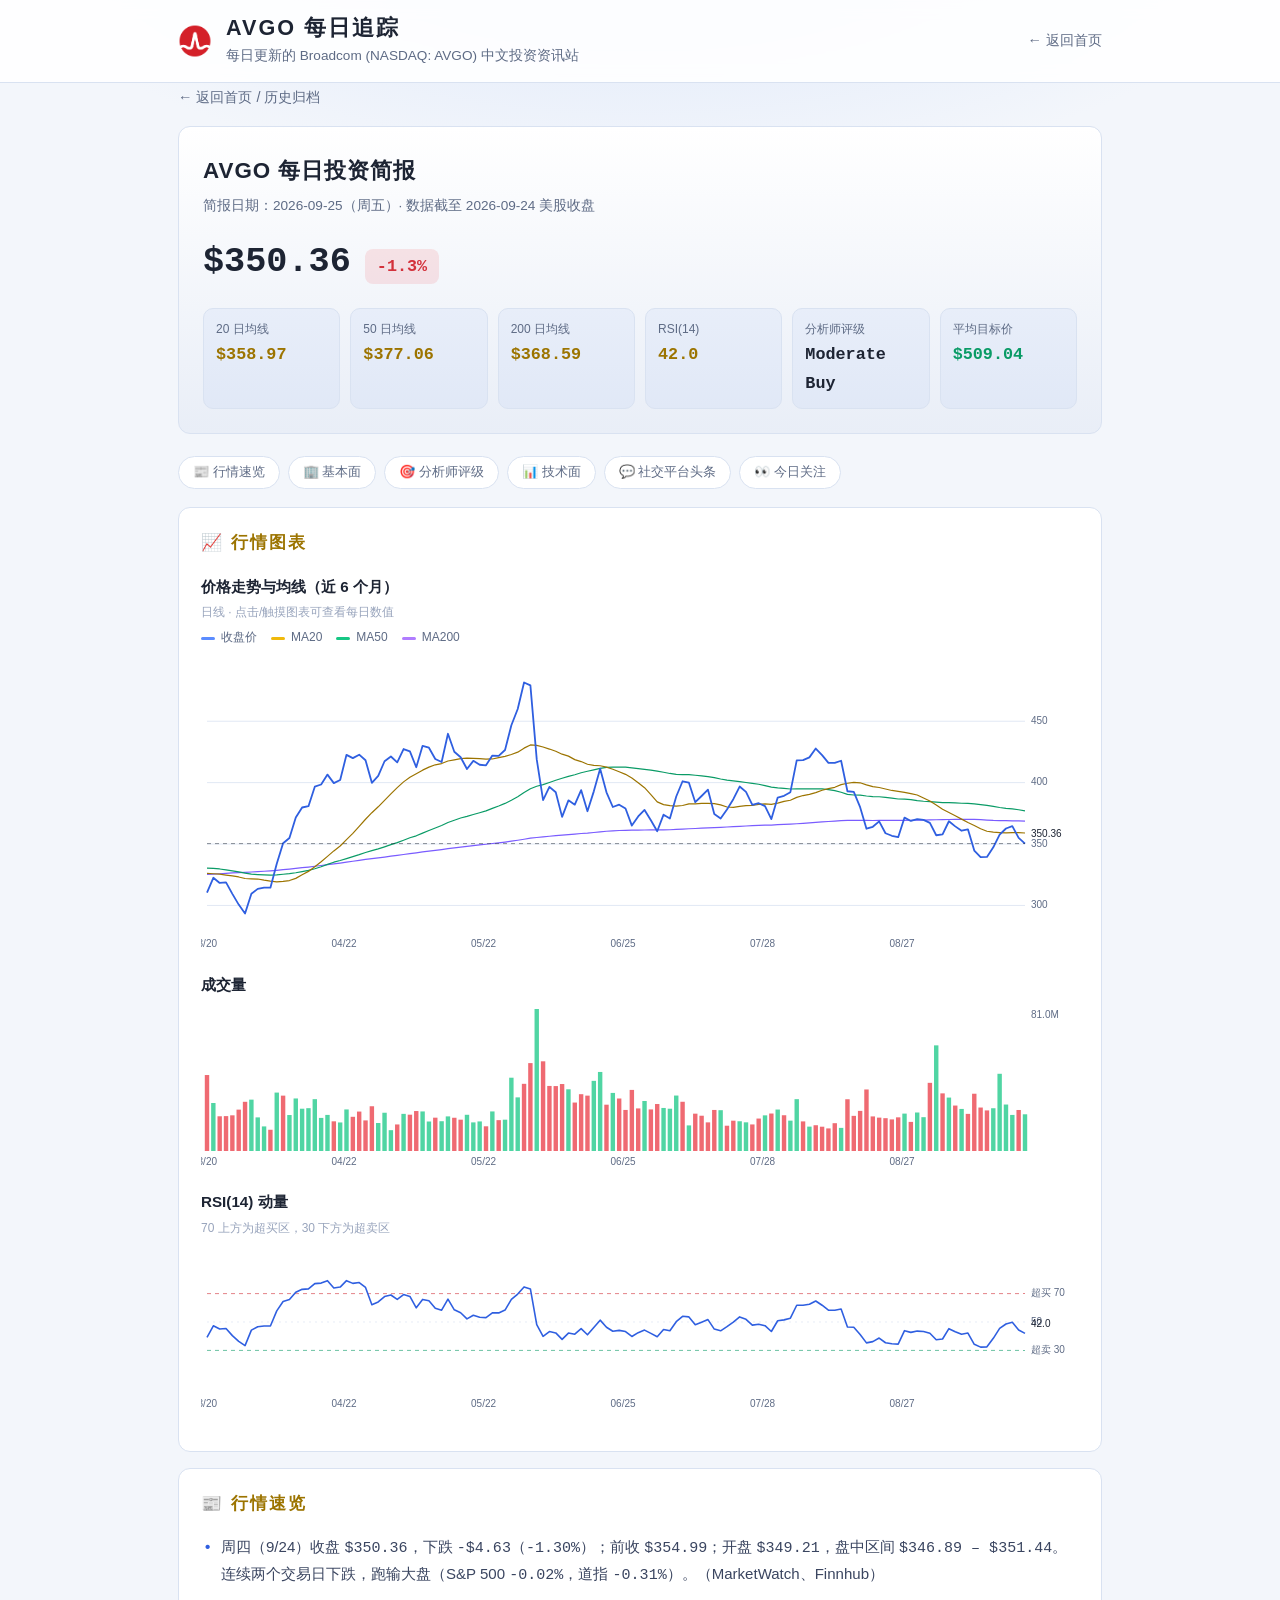
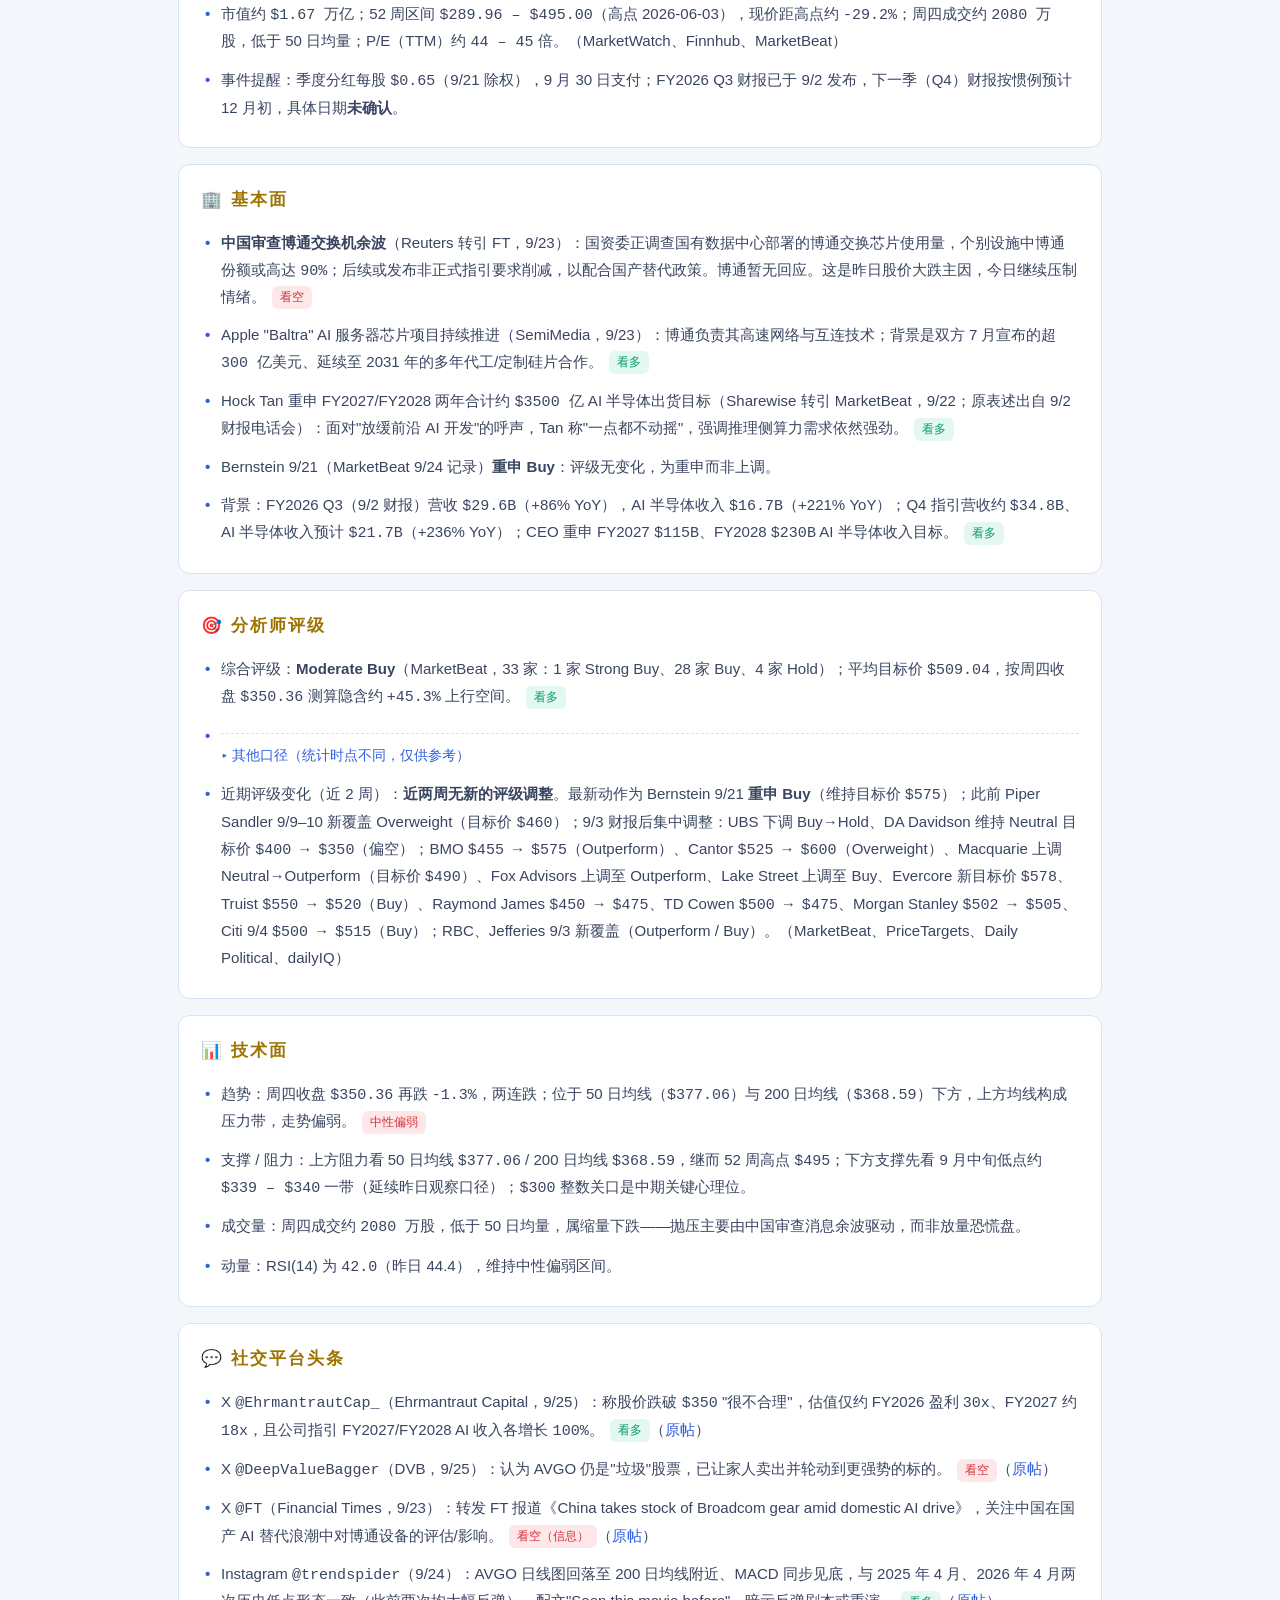
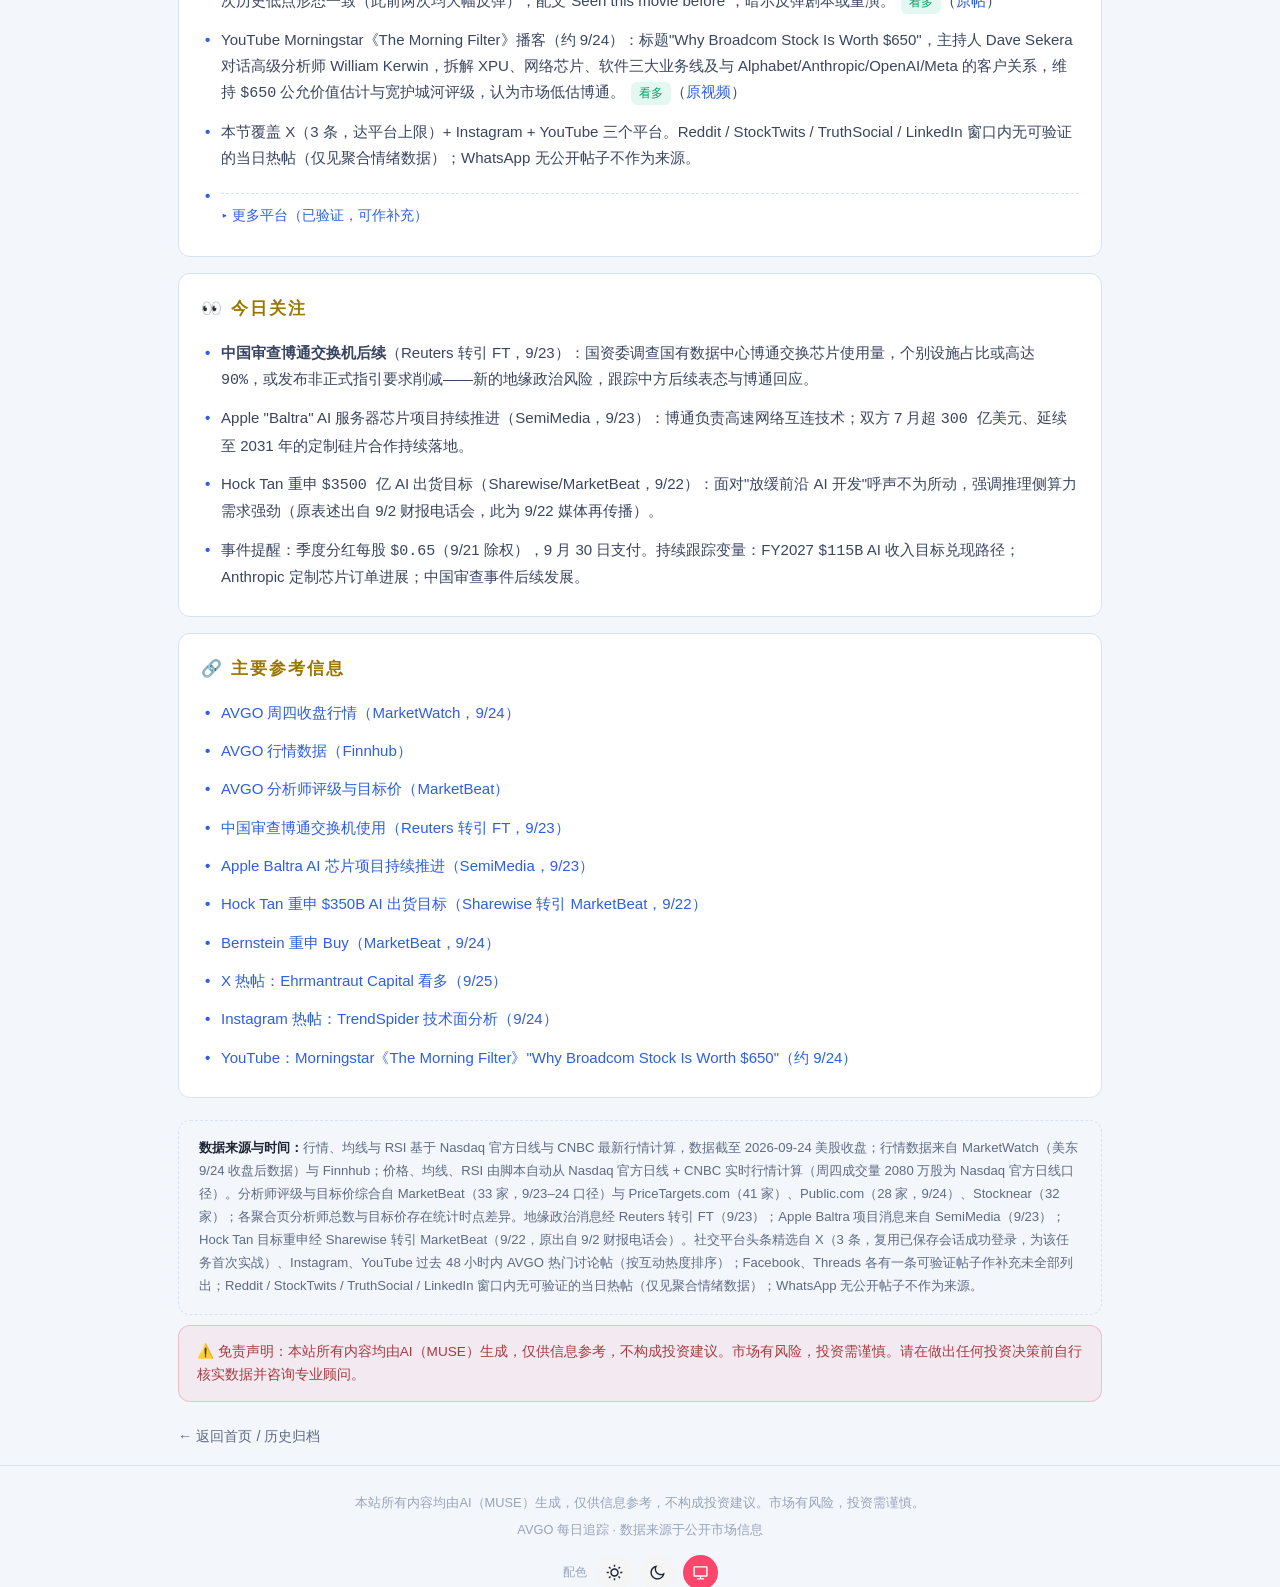
<file: briefs/2026-09-25.html>
<!DOCTYPE html>
<html lang="zh-CN">
<head>
<meta charset="UTF-8">
<meta name="viewport" content="width=device-width, initial-scale=1.0">
<title>AVGO 日报 2026-09-25 | AVGO 每日追踪</title>
<meta name="description" content="Broadcom (AVGO) 2026-09-25 每日投资简报：行情图表、基本面、分析师评级、技术面、社交平台头条。">
<link rel="stylesheet" href="../styles.css">
<script>(function(){try{var m=localStorage.getItem("avgo-theme")||"system";var t=(m==="dark"||m==="light")?m:((window.matchMedia&&window.matchMedia("(prefers-color-scheme: dark)").matches)?"dark":"light");document.documentElement.setAttribute("data-theme",t);document.documentElement.setAttribute("data-theme-mode",m);}catch(e){}})();</script>
</head>
<body>

<header class="site-header">
<div class="wrap">
<div class="brand">
<a class="brand-logo-link" href="https://www.broadcom.com" target="_blank" rel="noopener" aria-label="Broadcom 官网"><img class="brand-logo" src="../assets/broadcom-logo.png" alt="Broadcom"></a>
<div>
<h1>AVGO 每日追踪</h1>
<p class="subtitle">每日更新的 Broadcom (NASDAQ: AVGO) 中文投资资讯站</p>
</div>
</div>
<button class="menu-toggle" type="button" aria-label="打开菜单" aria-expanded="false" aria-controls="site-nav">
<svg class="icon-menu" viewBox="0 0 24 24" fill="none" stroke="currentColor" stroke-width="2" stroke-linecap="round" aria-hidden="true"><path d="M4 7h16M4 12h16M4 17h16"/></svg>
<svg class="icon-close" viewBox="0 0 24 24" fill="none" stroke="currentColor" stroke-width="2" stroke-linecap="round" aria-hidden="true"><path d="M6 6l12 12M18 6L6 18"/></svg>
</button>
<nav class="nav" id="site-nav">
<a href="../index.html">← 返回首页</a>
</nav>
</div>
</header>

<main class="wrap">

<a class="back-link" href="../index.html">← 返回首页 / 历史归档</a>

<div class="brief-hero">
<h2>AVGO 每日投资简报</h2>
<p class="cutoff">简报日期：2026-09-25（周五）· 数据截至 2026-09-24 美股收盘</p>
<div class="price-row">
<div class="price num">$350.36</div>
<div class="change down">-1.3%</div>
</div>
<div class="stat-grid">
<div class="stat"><div class="label">20 日均线</div><div class="value num neutral">$358.97</div></div>
<div class="stat"><div class="label">50 日均线</div><div class="value num neutral">$377.06</div></div>
<div class="stat"><div class="label">200 日均线</div><div class="value num neutral">$368.59</div></div>
<div class="stat"><div class="label">RSI(14)</div><div class="value num neutral">42.0</div></div>
<div class="stat"><div class="label">分析师评级</div><div class="value flat">Moderate Buy</div></div>
<div class="stat"><div class="label">平均目标价</div><div class="value num up">$509.04</div></div>
</div>
</div>

<nav class="section-nav">
<a href="#market">📰 行情速览</a>
<a href="#fundamentals">🏢 基本面</a>
<a href="#ratings">🎯 分析师评级</a>
<a href="#technical">📊 技术面</a>
<a href="#social">💬 社交平台头条</a>
<a href="#focus">👀 今日关注</a>
</nav>

<section class="brief-section">
<h3>📈 行情图表</h3>
<div class="chart-block">
<div class="chart-title">价格走势与均线（近 6 个月）</div>
<div class="chart-sub">日线 · 点击/触摸图表可查看每日数值</div>
<div class="chart-legend">
<span><i class="lg" style="background:#5b8cff"></i>收盘价</span>
<span><i class="lg" style="background:#f0b90b"></i>MA20</span>
<span><i class="lg" style="background:#16c784"></i>MA50</span>
<span><i class="lg" style="background:#b07cff"></i>MA200</span>
</div>
<div class="chart-wrap"><canvas class="chart" data-price="avgo-data-2026-09-25"></canvas></div>
</div>
<div class="chart-block">
<div class="chart-title">成交量</div>
<div class="chart-wrap"><canvas class="chart sm" data-volume="avgo-data-2026-09-25"></canvas></div>
</div>
<div class="chart-block">
<div class="chart-title">RSI(14) 动量</div>
<div class="chart-sub">70 上方为超买区，30 下方为超卖区</div>
<div class="chart-wrap"><canvas class="chart sm" data-rsi="avgo-data-2026-09-25"></canvas></div>
</div>
<script type="application/json" id="avgo-data-2026-09-25">{"dates":["2024-01-02","2024-01-03","2024-01-04","2024-01-05","2024-01-08","2024-01-09","2024-01-10","2024-01-11","2024-01-12","2024-01-16","2024-01-17","2024-01-18","2024-01-19","2024-01-22","2024-01-23","2024-01-24","2024-01-25","2024-01-26","2024-01-29","2024-01-30","2024-01-31","2024-02-01","2024-02-02","2024-02-05","2024-02-06","2024-02-07","2024-02-08","2024-02-09","2024-02-12","2024-02-13","2024-02-14","2024-02-15","2024-02-16","2024-02-20","2024-02-21","2024-02-22","2024-02-23","2024-02-26","2024-02-27","2024-02-28","2024-02-29","2024-03-01","2024-03-04","2024-03-05","2024-03-06","2024-03-07","2024-03-08","2024-03-11","2024-03-12","2024-03-13","2024-03-14","2024-03-15","2024-03-18","2024-03-19","2024-03-20","2024-03-21","2024-03-22","2024-03-25","2024-03-26","2024-03-27","2024-03-28","2024-04-01","2024-04-02","2024-04-03","2024-04-04","2024-04-05","2024-04-08","2024-04-09","2024-04-10","2024-04-11","2024-04-12","2024-04-15","2024-04-16","2024-04-17","2024-04-18","2024-04-19","2024-04-22","2024-04-23","2024-04-24","2024-04-25","2024-04-26","2024-04-29","2024-04-30","2024-05-01","2024-05-02","2024-05-03","2024-05-06","2024-05-07","2024-05-08","2024-05-09","2024-05-10","2024-05-13","2024-05-14","2024-05-15","2024-05-16","2024-05-17","2024-05-20","2024-05-21","2024-05-22","2024-05-23","2024-05-24","2024-05-28","2024-05-29","2024-05-30","2024-05-31","2024-06-03","2024-06-04","2024-06-05","2024-06-06","2024-06-07","2024-06-10","2024-06-11","2024-06-12","2024-06-13","2024-06-14","2024-06-17","2024-06-18","2024-06-20","2024-06-21","2024-06-24","2024-06-25","2024-06-26","2024-06-27","2024-06-28","2024-07-01","2024-07-02","2024-07-03","2024-07-05","2024-07-08","2024-07-09","2024-07-10","2024-07-11","2024-07-12","2024-07-15","2024-07-16","2024-07-17","2024-07-18","2024-07-19","2024-07-22","2024-07-23","2024-07-24","2024-07-25","2024-07-26","2024-07-29","2024-07-30","2024-07-31","2024-08-01","2024-08-02","2024-08-05","2024-08-06","2024-08-07","2024-08-08","2024-08-09","2024-08-12","2024-08-13","2024-08-14","2024-08-15","2024-08-16","2024-08-19","2024-08-20","2024-08-21","2024-08-22","2024-08-23","2024-08-26","2024-08-27","2024-08-28","2024-08-29","2024-08-30","2024-09-03","2024-09-04","2024-09-05","2024-09-06","2024-09-09","2024-09-10","2024-09-11","2024-09-12","2024-09-13","2024-09-16","2024-09-17","2024-09-18","2024-09-19","2024-09-20","2024-09-23","2024-09-24","2024-09-25","2024-09-26","2024-09-27","2024-09-30","2024-10-01","2024-10-02","2024-10-03","2024-10-04","2024-10-07","2024-10-08","2024-10-09","2024-10-10","2024-10-11","2024-10-14","2024-10-15","2024-10-16","2024-10-17","2024-10-18","2024-10-21","2024-10-22","2024-10-23","2024-10-24","2024-10-25","2024-10-28","2024-10-29","2024-10-30","2024-10-31","2024-11-01","2024-11-04","2024-11-05","2024-11-06","2024-11-07","2024-11-08","2024-11-11","2024-11-12","2024-11-13","2024-11-14","2024-11-15","2024-11-18","2024-11-19","2024-11-20","2024-11-21","2024-11-22","2024-11-25","2024-11-26","2024-11-27","2024-11-29","2024-12-02","2024-12-03","2024-12-04","2024-12-05","2024-12-06","2024-12-09","2024-12-10","2024-12-11","2024-12-12","2024-12-13","2024-12-16","2024-12-17","2024-12-18","2024-12-19","2024-12-20","2024-12-23","2024-12-24","2024-12-26","2024-12-27","2024-12-30","2024-12-31","2025-01-02","2025-01-03","2025-01-06","2025-01-07","2025-01-08","2025-01-10","2025-01-13","2025-01-14","2025-01-15","2025-01-16","2025-01-17","2025-01-21","2025-01-22","2025-01-23","2025-01-24","2025-01-27","2025-01-28","2025-01-29","2025-01-30","2025-01-31","2025-02-03","2025-02-04","2025-02-05","2025-02-06","2025-02-07","2025-02-10","2025-02-11","2025-02-12","2025-02-13","2025-02-14","2025-02-18","2025-02-19","2025-02-20","2025-02-21","2025-02-24","2025-02-25","2025-02-26","2025-02-27","2025-02-28","2025-03-03","2025-03-04","2025-03-05","2025-03-06","2025-03-07","2025-03-10","2025-03-11","2025-03-12","2025-03-13","2025-03-14","2025-03-17","2025-03-18","2025-03-19","2025-03-20","2025-03-21","2025-03-24","2025-03-25","2025-03-26","2025-03-27","2025-03-28","2025-03-31","2025-04-01","2025-04-02","2025-04-03","2025-04-04","2025-04-07","2025-04-08","2025-04-09","2025-04-10","2025-04-11","2025-04-14","2025-04-15","2025-04-16","2025-04-17","2025-04-21","2025-04-22","2025-04-23","2025-04-24","2025-04-25","2025-04-28","2025-04-29","2025-04-30","2025-05-01","2025-05-02","2025-05-05","2025-05-06","2025-05-07","2025-05-08","2025-05-09","2025-05-12","2025-05-13","2025-05-14","2025-05-15","2025-05-16","2025-05-19","2025-05-20","2025-05-21","2025-05-22","2025-05-23","2025-05-27","2025-05-28","2025-05-29","2025-05-30","2025-06-02","2025-06-03","2025-06-04","2025-06-05","2025-06-06","2025-06-09","2025-06-10","2025-06-11","2025-06-12","2025-06-13","2025-06-16","2025-06-17","2025-06-18","2025-06-20","2025-06-23","2025-06-24","2025-06-25","2025-06-26","2025-06-27","2025-06-30","2025-07-01","2025-07-02","2025-07-03","2025-07-07","2025-07-08","2025-07-09","2025-07-10","2025-07-11","2025-07-14","2025-07-15","2025-07-16","2025-07-17","2025-07-18","2025-07-21","2025-07-22","2025-07-23","2025-07-24","2025-07-25","2025-07-28","2025-07-29","2025-07-30","2025-07-31","2025-08-01","2025-08-04","2025-08-05","2025-08-06","2025-08-07","2025-08-08","2025-08-11","2025-08-12","2025-08-13","2025-08-14","2025-08-15","2025-08-18","2025-08-19","2025-08-20","2025-08-21","2025-08-22","2025-08-25","2025-08-26","2025-08-27","2025-08-28","2025-08-29","2025-09-02","2025-09-03","2025-09-04","2025-09-05","2025-09-08","2025-09-09","2025-09-10","2025-09-11","2025-09-12","2025-09-15","2025-09-16","2025-09-17","2025-09-18","2025-09-19","2025-09-22","2025-09-23","2025-09-24","2025-09-25","2025-09-26","2025-09-29","2025-09-30","2025-10-01","2025-10-02","2025-10-03","2025-10-06","2025-10-07","2025-10-08","2025-10-09","2025-10-10","2025-10-13","2025-10-14","2025-10-15","2025-10-16","2025-10-17","2025-10-20","2025-10-21","2025-10-22","2025-10-23","2025-10-24","2025-10-27","2025-10-28","2025-10-29","2025-10-30","2025-10-31","2025-11-03","2025-11-04","2025-11-05","2025-11-06","2025-11-07","2025-11-10","2025-11-11","2025-11-12","2025-11-13","2025-11-14","2025-11-17","2025-11-18","2025-11-19","2025-11-20","2025-11-21","2025-11-24","2025-11-25","2025-11-26","2025-11-28","2025-12-01","2025-12-02","2025-12-03","2025-12-04","2025-12-05","2025-12-08","2025-12-09","2025-12-10","2025-12-11","2025-12-12","2025-12-15","2025-12-16","2025-12-17","2025-12-18","2025-12-19","2025-12-22","2025-12-23","2025-12-24","2025-12-26","2025-12-29","2025-12-30","2025-12-31","2026-01-02","2026-01-05","2026-01-06","2026-01-07","2026-01-08","2026-01-09","2026-01-12","2026-01-13","2026-01-14","2026-01-15","2026-01-16","2026-01-20","2026-01-21","2026-01-22","2026-01-23","2026-01-26","2026-01-27","2026-01-28","2026-01-29","2026-01-30","2026-02-02","2026-02-03","2026-02-04","2026-02-05","2026-02-06","2026-02-09","2026-02-10","2026-02-11","2026-02-12","2026-02-13","2026-02-17","2026-02-18","2026-02-19","2026-02-20","2026-02-23","2026-02-24","2026-02-25","2026-02-26","2026-02-27","2026-03-02","2026-03-03","2026-03-04","2026-03-05","2026-03-06","2026-03-09","2026-03-10","2026-03-11","2026-03-12","2026-03-13","2026-03-16","2026-03-17","2026-03-18","2026-03-19","2026-03-20","2026-03-23","2026-03-24","2026-03-25","2026-03-26","2026-03-27","2026-03-30","2026-03-31","2026-04-01","2026-04-02","2026-04-06","2026-04-07","2026-04-08","2026-04-09","2026-04-10","2026-04-13","2026-04-14","2026-04-15","2026-04-16","2026-04-17","2026-04-20","2026-04-21","2026-04-22","2026-04-23","2026-04-24","2026-04-27","2026-04-28","2026-04-29","2026-04-30","2026-05-01","2026-05-04","2026-05-05","2026-05-06","2026-05-07","2026-05-08","2026-05-11","2026-05-12","2026-05-13","2026-05-14","2026-05-15","2026-05-18","2026-05-19","2026-05-20","2026-05-21","2026-05-22","2026-05-26","2026-05-27","2026-05-28","2026-05-29","2026-06-01","2026-06-02","2026-06-03","2026-06-04","2026-06-05","2026-06-08","2026-06-09","2026-06-10","2026-06-11","2026-06-12","2026-06-15","2026-06-16","2026-06-17","2026-06-18","2026-06-22","2026-06-23","2026-06-24","2026-06-25","2026-06-26","2026-06-29","2026-06-30","2026-07-01","2026-07-02","2026-07-06","2026-07-07","2026-07-08","2026-07-09","2026-07-10","2026-07-13","2026-07-14","2026-07-15","2026-07-16","2026-07-17","2026-07-20","2026-07-21","2026-07-22","2026-07-23","2026-07-24","2026-07-27","2026-07-28","2026-07-29","2026-07-30","2026-07-31","2026-08-03","2026-08-04","2026-08-05","2026-08-06","2026-08-07","2026-08-10","2026-08-11","2026-08-12","2026-08-13","2026-08-14","2026-08-17","2026-08-18","2026-08-19","2026-08-20","2026-08-21","2026-08-24","2026-08-25","2026-08-26","2026-08-27","2026-08-28","2026-08-31","2026-09-01","2026-09-02","2026-09-03","2026-09-04","2026-09-08","2026-09-09","2026-09-10","2026-09-11","2026-09-14","2026-09-15","2026-09-16","2026-09-17","2026-09-18","2026-09-21","2026-09-22","2026-09-23","2026-09-24"],"open":[109.21,107.02,105.8,105.16,105.65,106.56,108.03,108.43,111.21,111.23,110.63,112.49,115.73,121.62,122.1,124.23,128.1,121.97,121.49,121.68,118.94,118.73,120.88,122.7,126.36,123.4,126.7,125.2,129.0,123.51,126.92,128.0,125.9,123.59,121.8,128.17,130.84,131.0,130.91,129.3,130.33,132.59,140.31,139.5,139.16,138.2,139.43,127.79,130.7,128.29,126.25,125.35,125.4,121.69,123.9,132.83,135.0,134.5,136.47,135.0,131.79,132.57,131.58,132.8,138.53,132.6,133.37,135.74,132.3,133.27,135.2,137.0,131.54,134.31,128.8,125.9,122.45,122.82,126.39,127.25,131.0,134.41,132.89,127.83,125.63,125.9,128.62,131.64,129.35,131.78,131.53,134.8,133.23,138.0,142.6,141.24,139.6,139.87,139.6,142.84,139.98,141.0,139.91,137.9,136.14,135.27,132.04,134.6,142.19,140.78,140.98,143.82,150.0,171.0,168.69,180.0,183.96,180.35,169.57,164.21,160.01,159.76,159.2,159.59,160.82,164.08,167.0,175.56,170.5,175.66,174.6,176.47,171.1,170.0,172.4,162.31,158.89,161.84,160.23,160.4,160.35,151.26,153.5,152.02,153.28,151.47,157.5,141.93,129.61,141.73,148.25,141.2,144.2,148.08,151.55,158.02,161.2,164.47,164.86,167.05,165.12,170.84,165.03,164.96,157.6,160.08,158.49,161.12,160.38,150.3,150.56,143.25,139.11,141.22,148.39,158.1,166.74,165.19,165.49,163.77,167.68,167.18,172.0,172.81,174.65,178.5,178.17,171.87,172.16,167.55,169.62,176.3,174.82,175.42,179.24,183.56,181.14,183.3,180.79,178.51,181.37,182.32,179.38,178.66,177.59,174.26,174.19,173.0,172.44,177.47,174.45,168.26,169.28,170.05,179.63,181.99,182.99,183.4,178.9,174.71,174.77,168.47,165.66,166.66,165.54,166.25,164.3,165.4,164.6,163.2,159.57,162.95,164.48,173.44,170.75,170.1,178.95,177.81,180.01,180.93,213.9,231.79,240.65,239.41,227.91,220.36,226.69,240.12,240.0,245.64,234.69,235.88,236.16,233.59,236.5,239.5,229.7,227.3,219.99,226.57,228.55,235.22,237.08,241.5,246.75,238.41,244.7,213.4,208.01,208.84,218.57,219.66,215.46,219.35,233.94,234.5,235.0,227.43,232.48,230.35,236.06,234.53,230.1,227.85,228.65,225.65,218.6,207.0,206.91,217.28,195.76,204.0,189.22,191.86,181.04,187.73,189.6,188.05,196.22,193.15,196.2,188.05,190.44,189.34,191.52,188.21,194.29,190.88,186.66,177.66,171.93,164.49,166.37,166.08,160.54,148.17,144.49,167.62,160.5,175.3,173.62,185.07,179.72,170.43,176.25,166.99,167.43,177.78,179.69,186.92,190.53,191.72,185.9,198.14,203.9,200.25,196.44,199.28,208.0,209.33,219.49,222.0,230.23,230.16,232.32,221.85,226.49,228.39,228.34,226.94,232.87,237.15,245.91,241.22,243.25,250.07,258.06,262.95,251.14,245.04,244.22,246.35,250.19,250.66,250.35,250.95,250.89,253.21,249.1,258.77,266.0,265.07,270.3,274.73,274.4,263.99,270.73,275.13,276.35,272.96,279.79,274.14,274.13,279.81,280.11,281.14,287.11,283.95,287.65,276.78,289.79,288.07,292.46,297.5,297.15,302.8,286.54,292.2,297.81,292.9,306.17,304.05,305.05,306.63,316.75,307.01,311.03,302.7,302.42,295.46,290.06,291.75,292.81,294.35,297.53,302.93,307.01,289.34,302.29,305.06,355.78,342.75,349.55,351.52,371.18,362.91,359.87,365.43,358.85,350.0,344.65,342.43,340.24,339.75,332.99,337.43,336.0,330.12,328.14,347.61,341.5,335.92,337.02,333.82,345.75,345.39,352.77,350.12,354.47,356.8,349.61,353.8,350.0,347.3,340.4,352.51,361.54,362.62,373.19,386.4,378.27,372.0,358.52,350.89,360.11,354.19,357.9,358.97,358.04,351.58,331.47,339.81,343.2,340.7,366.0,345.15,347.73,384.93,385.55,399.35,394.85,388.31,380.0,380.68,386.17,402.48,398.75,402.2,404.82,379.96,361.89,336.02,346.61,336.0,333.33,346.03,340.81,350.69,351.06,348.72,349.97,349.73,352.77,354.74,343.6,341.7,342.78,337.92,340.95,352.88,348.97,349.12,346.26,344.1,335.5,335.35,319.3,319.8,329.76,338.85,332.56,332.44,326.11,336.74,319.51,314.33,320.1,330.77,347.47,346.8,343.83,329.85,319.68,329.52,333.01,332.36,332.25,322.54,330.74,326.5,310.7,309.36,313.0,315.68,330.18,328.28,327.25,348.73,342.59,337.74,337.68,326.02,325.76,320.43,312.47,320.12,318.0,320.0,322.59,314.02,307.06,300.87,299.39,313.37,304.49,315.06,326.73,351.75,352.3,360.94,369.66,377.9,389.88,395.0,400.9,405.7,399.41,406.98,422.39,424.98,420.48,400.31,403.5,415.52,415.09,418.21,421.66,435.56,421.82,419.8,427.62,423.43,415.81,416.73,432.81,421.41,409.81,412.81,413.55,417.49,418.5,425.07,421.14,432.95,450.09,488.79,494.77,408.99,407.61,402.62,401.61,381.5,372.82,383.72,395.51,390.21,388.7,409.58,413.66,377.87,386.62,386.57,370.45,373.62,374.79,371.87,365.73,373.61,366.56,377.52,402.19,398.5,393.48,395.72,396.09,384.54,366.05,378.76,390.21,380.2,392.19,387.68,389.81,374.36,380.63,380.35,394.83,384.4,402.97,421.7,420.55,428.4,426.99,426.07,426.25,415.81,411.96,397.26,384.31,372.4,364.39,370.69,364.96,361.1,357.12,361.79,373.6,369.52,364.25,369.68,351.74,359.7,363.68,366.23,360.03,364.85,349.63,346.04,342.37,346.62,352.08,358.65,363.23,362.2,349.21],"high":[110.2,107.5,106.95,105.55,107.8,108.86,108.3,110.13,111.57,112.62,111.31,114.65,121.7,123.13,122.7,128.46,128.1,122.12,122.37,122.8,119.72,120.31,123.47,124.78,127.21,125.95,129.6,128.57,129.01,125.59,127.3,128.0,127.57,123.77,122.81,131.1,131.96,131.88,131.19,129.85,130.84,140.78,143.82,139.5,139.48,141.43,141.3,129.9,130.78,128.29,127.31,126.74,126.29,124.03,128.8,140.36,137.62,135.84,137.99,135.0,133.01,136.3,134.24,137.68,140.4,136.12,134.25,135.95,133.57,139.19,136.65,137.0,133.63,134.7,129.26,126.0,123.32,125.79,128.56,130.8,135.58,135.3,134.84,129.24,126.44,128.39,131.08,131.9,133.79,132.16,134.4,135.84,138.2,143.9,144.54,141.95,141.69,140.94,140.5,142.9,141.36,141.72,139.91,138.28,136.25,135.3,133.2,141.44,142.27,142.5,144.91,146.5,150.58,173.59,174.72,184.3,185.16,180.47,171.4,166.1,160.6,161.82,160.56,163.92,164.88,165.92,172.92,176.55,175.69,177.1,176.65,176.49,172.59,173.51,172.81,162.84,161.51,163.95,162.99,165.33,161.41,153.55,153.58,155.0,153.47,161.33,158.91,145.35,145.42,148.91,150.1,146.27,149.55,151.13,156.38,160.25,166.67,166.09,167.83,168.37,166.47,172.42,168.28,165.7,162.03,162.28,163.2,163.24,160.74,157.79,156.36,143.5,141.59,149.86,158.87,166.32,168.08,165.5,166.02,167.47,170.0,172.02,173.32,175.99,177.14,180.25,178.47,172.92,172.25,172.84,174.94,176.9,178.31,181.6,186.42,186.31,182.59,184.95,181.7,179.25,185.51,182.71,181.72,180.69,178.98,174.3,176.8,173.97,180.23,179.19,174.45,171.33,172.45,174.4,180.21,184.87,185.05,183.63,179.56,175.59,175.57,169.13,166.35,166.8,165.54,166.34,164.91,167.22,166.37,163.2,162.69,168.38,168.27,175.39,172.4,180.68,180.79,178.5,184.87,182.0,228.7,251.88,242.47,239.85,228.05,230.29,233.4,240.23,247.28,245.78,238.77,237.46,239.5,236.49,241.75,239.5,232.47,227.83,229.26,230.26,230.34,238.6,238.1,242.75,246.99,240.4,249.59,218.43,209.95,211.45,221.96,226.8,220.94,223.03,237.93,234.8,235.65,235.82,237.89,236.48,236.95,235.74,232.2,229.07,228.98,227.75,219.48,208.64,213.54,219.25,201.19,204.06,193.95,194.08,186.83,195.48,191.98,195.62,199.98,196.32,197.5,196.72,192.89,198.27,193.84,192.07,196.69,191.6,188.06,178.38,173.3,167.94,168.71,173.43,163.43,152.8,160.43,169.78,187.33,176.95,182.66,186.0,182.26,176.08,176.25,168.0,170.52,180.45,188.57,193.37,193.1,193.25,193.2,201.4,205.68,203.23,201.91,206.23,211.16,209.96,221.8,235.28,233.5,234.46,232.64,231.25,231.77,236.5,233.69,230.65,236.48,240.99,246.07,243.17,250.0,257.88,265.43,264.89,255.32,248.17,246.28,254.77,257.89,254.0,255.19,253.96,255.64,253.52,254.21,265.87,269.87,271.67,271.85,277.7,274.5,272.0,275.8,277.56,276.35,279.45,281.18,276.47,278.36,283.36,281.51,288.28,287.53,290.54,288.0,284.0,291.2,292.59,295.45,302.19,303.25,306.95,292.64,298.48,301.2,302.81,310.34,307.87,308.31,313.44,317.35,314.17,311.5,306.17,302.9,295.49,292.38,300.09,298.4,300.25,301.18,311.0,307.01,298.71,304.45,308.78,356.34,354.17,350.98,372.97,374.23,364.38,365.5,365.69,359.93,350.7,346.27,346.67,345.21,340.08,338.06,339.08,341.05,331.05,337.95,347.61,344.4,344.13,338.11,346.54,347.31,350.6,359.38,350.67,359.4,363.24,350.97,356.59,351.1,348.01,346.57,358.3,362.75,374.06,386.48,386.4,378.82,374.85,368.95,364.87,363.5,354.5,360.0,361.88,358.87,353.55,344.74,352.2,347.97,359.69,376.08,348.6,382.0,388.13,399.87,403.0,395.42,393.5,382.3,383.89,393.53,407.29,406.93,414.61,409.3,382.0,362.0,347.5,346.61,336.02,343.45,346.24,350.11,352.86,353.25,350.33,352.68,349.88,360.66,355.03,349.05,349.7,343.68,347.39,353.9,359.49,350.69,349.68,354.51,345.4,335.8,336.99,321.99,328.68,334.76,339.99,335.95,338.2,336.06,338.9,319.51,326.53,335.0,352.34,348.01,347.2,346.29,334.32,335.75,337.88,338.44,340.11,338.5,328.31,335.91,326.57,320.0,320.04,315.88,322.64,336.12,343.51,348.49,353.14,345.81,339.83,338.32,329.2,327.44,325.44,323.27,321.51,326.48,324.4,324.3,316.92,307.5,304.77,310.31,315.79,314.69,316.4,334.15,354.14,358.7,376.55,380.86,382.28,397.08,399.68,406.73,406.42,403.6,423.2,429.31,425.0,422.75,405.81,405.64,418.38,423.17,423.83,433.39,437.68,426.49,435.0,433.65,429.34,418.63,442.36,432.81,422.01,417.95,424.17,422.25,419.99,435.31,432.8,429.68,448.9,466.05,488.82,495.0,426.48,410.5,402.84,407.87,385.81,389.5,384.98,396.2,391.79,400.65,412.7,414.64,391.02,388.74,388.8,373.69,376.21,379.62,373.75,374.0,383.16,372.96,395.09,407.52,402.44,395.75,397.33,399.0,386.74,377.35,383.59,390.58,398.58,397.61,389.27,389.9,385.8,386.12,388.68,399.92,392.61,422.06,427.0,428.03,430.84,432.73,426.76,426.5,424.92,412.5,399.36,385.78,373.91,367.12,375.13,366.17,362.99,359.47,371.72,376.59,372.75,371.4,371.09,359.4,360.16,372.7,368.01,365.27,366.78,350.25,347.26,344.15,350.94,363.28,363.97,366.55,362.9,351.44],"low":[107.71,105.53,104.74,104.15,105.2,106.47,106.26,107.45,110.0,109.86,109.02,112.19,115.6,120.82,120.35,123.1,122.88,120.02,120.5,120.43,117.43,117.91,120.52,122.22,121.19,122.67,126.5,124.9,125.9,122.71,124.13,124.48,124.24,121.26,120.26,127.65,128.88,130.15,129.22,128.3,128.73,132.0,138.52,133.24,134.71,137.29,130.16,125.26,125.93,125.24,124.77,123.01,123.17,120.4,122.66,131.6,134.62,133.75,133.05,129.6,131.15,132.54,130.34,132.53,131.5,131.42,131.57,130.86,131.55,132.37,133.66,130.6,131.1,128.14,125.55,119.76,120.05,122.8,124.5,125.7,130.31,132.57,129.91,124.13,122.33,124.71,127.51,129.68,128.85,130.2,131.53,133.01,132.58,137.0,140.51,138.18,139.32,139.35,138.42,137.8,139.2,139.25,138.3,135.56,130.73,130.25,130.7,134.05,138.82,139.7,140.91,141.62,147.64,165.25,168.21,177.86,178.5,172.22,165.14,159.07,156.4,157.36,157.1,158.6,159.35,162.2,166.45,169.6,170.5,170.56,172.64,166.85,169.13,169.26,166.4,155.61,153.9,157.12,157.9,159.9,151.1,145.52,149.92,149.15,143.35,151.0,146.17,139.6,128.5,140.25,135.83,138.4,144.11,146.37,149.81,154.72,160.34,162.68,160.42,164.15,162.88,161.49,163.46,158.66,155.83,156.25,155.41,158.71,151.38,149.15,150.11,136.6,134.9,141.04,145.04,156.83,164.04,160.41,160.7,161.36,165.66,166.47,168.35,171.68,173.76,175.0,171.76,169.63,165.8,167.02,169.19,172.6,173.86,174.89,176.42,182.53,177.4,180.13,173.37,175.33,180.69,178.68,178.25,177.41,172.57,169.5,172.72,171.34,171.21,175.62,167.38,167.5,168.42,170.05,175.96,181.79,181.83,176.82,173.2,172.6,169.87,163.43,162.22,164.31,160.86,160.6,162.4,162.89,162.69,157.54,159.08,162.75,164.03,168.56,169.2,169.33,176.02,169.73,176.43,175.99,211.11,230.81,233.8,219.22,217.58,218.91,225.13,234.8,237.6,236.35,231.62,231.31,230.24,229.0,233.3,227.6,226.06,221.25,219.51,223.1,225.58,229.21,232.66,237.4,240.69,236.12,241.91,196.23,198.89,202.77,213.7,216.3,213.51,215.3,227.5,228.56,224.11,227.12,229.97,230.0,230.73,228.9,224.3,224.4,222.75,215.63,207.54,200.92,206.0,197.4,193.15,184.53,180.48,187.1,177.61,181.56,180.43,185.34,192.45,189.47,193.2,187.5,186.9,186.9,188.94,187.37,190.67,187.68,177.58,170.46,166.47,160.62,163.42,165.5,153.7,139.17,138.1,153.09,157.51,166.4,173.31,175.82,178.08,166.92,169.92,161.61,165.22,175.82,178.29,186.89,187.68,190.1,184.02,196.24,201.08,200.0,195.94,198.43,203.69,206.52,215.88,222.0,228.35,228.07,226.39,221.6,226.34,227.83,227.43,226.18,231.13,234.43,237.4,234.9,243.19,249.4,257.59,259.06,246.13,241.11,241.4,243.8,249.5,248.35,249.56,247.92,249.41,244.17,246.46,258.77,263.43,264.12,266.88,272.13,262.66,262.73,270.12,272.66,271.15,272.72,272.7,271.89,269.58,277.85,275.67,279.91,281.0,283.63,276.43,273.0,283.5,287.27,290.59,294.87,295.8,290.23,281.61,291.4,291.45,291.9,299.88,302.55,301.29,304.67,304.75,307.0,299.76,299.0,292.39,281.87,286.17,289.01,291.71,293.99,293.78,302.33,293.66,287.17,296.4,302.25,331.42,341.25,335.83,350.55,358.76,357.16,356.34,356.99,341.5,343.79,336.43,337.94,337.02,333.81,327.3,330.58,327.55,324.61,324.5,335.25,335.74,334.56,326.58,332.62,340.4,324.05,343.52,339.65,347.5,349.49,340.78,347.84,341.31,335.51,340.4,350.88,355.08,362.53,373.19,370.06,365.1,361.98,351.0,350.09,352.71,337.27,354.61,349.67,351.68,334.16,329.06,337.52,335.51,337.8,345.18,331.8,347.66,371.75,383.26,397.16,385.1,379.79,370.65,376.53,385.15,397.4,395.51,399.56,394.19,355.15,337.51,335.06,321.42,323.63,332.58,337.22,338.54,347.14,347.75,344.69,349.3,345.42,345.56,336.5,338.0,335.88,330.5,333.5,340.95,350.91,334.42,341.67,344.05,331.8,324.2,324.89,314.11,317.6,327.02,326.7,320.28,328.33,325.75,308.65,295.3,306.7,316.3,330.65,339.84,333.74,329.56,324.69,316.31,327.23,329.68,329.58,325.32,314.45,329.28,307.93,310.0,307.2,307.4,311.74,323.03,327.4,323.61,340.8,338.22,332.2,321.43,320.06,317.25,315.55,308.51,309.92,314.93,314.84,316.72,309.17,298.87,289.96,296.33,310.48,301.75,310.28,321.8,342.53,351.5,360.82,369.48,376.32,385.57,392.35,399.81,395.9,394.57,404.86,417.8,408.86,414.63,394.65,396.78,404.23,413.28,409.53,419.35,417.78,406.3,414.0,425.05,408.41,404.8,415.59,419.8,414.37,405.86,411.42,410.5,410.21,417.0,416.49,414.01,431.47,442.22,470.46,472.64,403.01,385.59,391.35,370.33,371.17,370.55,377.0,388.6,376.46,382.65,405.38,391.91,376.66,376.96,372.7,363.83,360.46,370.64,368.03,356.43,371.18,362.01,376.89,387.93,395.7,383.42,384.64,386.74,371.9,357.8,375.96,379.22,380.0,386.82,378.75,373.5,371.52,369.51,377.54,379.71,374.61,400.68,416.89,410.76,421.61,420.16,413.23,414.61,411.41,388.5,391.31,377.01,357.61,362.25,365.05,358.71,355.31,350.06,360.61,365.35,366.3,362.0,364.65,342.33,353.7,362.74,359.25,357.75,361.64,343.91,337.9,335.81,345.31,351.33,353.5,359.29,354.01,346.89],"close":[108.54,105.86,104.9,104.93,107.48,108.25,108.06,110.0,110.77,111.5,110.37,114.39,121.12,122.05,122.63,125.39,123.0,120.49,121.78,120.82,118.0,120.0,122.43,124.31,122.27,125.71,127.48,128.34,126.5,125.17,126.22,126.51,124.55,122.66,122.75,130.49,129.64,130.91,129.62,128.94,130.05,139.92,140.23,134.28,135.0,140.7,130.87,129.31,129.19,125.79,126.23,123.55,123.72,123.8,127.6,134.8,135.35,135.16,133.15,131.87,132.54,135.03,133.88,136.32,131.75,133.94,133.61,133.41,132.24,138.25,134.41,131.07,132.91,128.26,125.9,120.47,122.45,124.92,125.68,129.44,134.41,133.86,130.03,124.29,123.86,127.81,131.03,130.31,132.54,130.57,133.28,133.75,138.0,143.62,141.21,139.53,141.4,139.92,139.22,139.33,140.78,141.25,139.07,136.41,132.85,132.19,133.08,141.31,140.13,140.66,144.05,146.1,149.55,167.9,173.5,182.89,180.25,173.46,165.86,159.22,158.08,159.2,158.67,160.55,164.08,165.75,172.92,170.33,174.59,173.33,174.47,170.59,170.07,171.42,169.38,155.98,160.52,157.35,161.06,163.77,151.34,149.26,151.63,150.22,143.52,160.68,147.02,143.82,142.08,143.92,136.27,145.74,148.26,148.62,156.16,157.69,166.13,165.72,167.71,165.95,165.78,162.34,166.36,159.62,161.39,158.18,156.93,162.82,152.79,154.12,152.82,137.0,140.82,148.21,158.27,164.56,167.69,164.02,162.47,161.67,167.42,171.1,172.94,174.84,175.52,178.09,172.69,172.5,167.47,170.66,171.89,176.64,175.08,180.73,185.95,185.69,181.48,182.31,175.98,176.82,181.53,179.89,179.99,179.38,173.51,171.35,173.0,172.02,179.24,176.64,169.77,168.92,168.55,173.9,179.55,183.81,183.64,178.91,176.22,173.58,170.38,164.84,165.67,165.35,163.25,163.94,164.23,164.82,164.74,159.67,162.08,166.51,168.15,170.56,170.47,179.53,178.94,171.81,183.2,180.66,224.8,250.0,240.23,223.62,218.32,220.79,232.35,239.68,245.36,241.75,235.58,231.84,231.98,232.55,236.41,228.64,229.31,224.31,225.29,224.7,228.0,229.41,237.44,240.31,240.91,240.28,244.7,202.13,207.36,206.35,215.66,221.27,217.73,222.43,232.0,231.36,224.87,235.04,235.04,236.35,235.8,233.04,228.53,228.73,226.74,218.66,207.93,202.54,212.94,197.8,199.43,187.37,187.48,191.58,179.45,194.96,184.45,190.09,194.23,191.36,195.54,194.5,188.67,195.57,190.54,191.66,191.25,188.26,179.27,171.99,169.12,167.43,168.52,172.09,154.01,146.29,154.14,156.03,185.15,172.3,181.94,178.36,178.95,174.61,170.99,166.21,169.58,176.91,188.15,192.31,192.47,191.17,192.47,197.33,203.64,200.72,200.09,204.81,207.77,208.2,221.58,232.42,232.12,232.64,228.61,230.63,231.68,229.73,230.53,228.72,235.65,239.43,241.97,242.07,248.71,256.85,261.08,259.93,246.93,244.28,244.63,252.91,256.07,248.7,252.1,249.37,251.26,249.99,253.77,263.77,264.65,270.17,269.35,275.65,264.74,269.9,275.18,274.18,271.8,277.9,275.4,274.38,275.6,280.94,280.81,286.45,283.34,288.21,278.59,283.69,288.71,290.18,294.3,297.42,302.62,293.7,288.64,297.72,292.93,301.67,303.76,304.97,303.9,312.83,309.09,311.23,306.34,305.76,294.91,291.17,289.6,294.0,294.23,298.01,300.25,308.65,297.39,298.24,302.39,306.1,334.89,345.65,336.67,369.57,359.63,359.87,364.09,360.0,346.17,345.35,344.94,338.79,338.94,339.31,336.1,334.53,327.9,329.91,333.39,338.18,338.37,335.49,336.41,345.5,345.02,324.63,356.7,344.13,351.33,354.15,349.33,349.24,342.66,340.3,344.29,354.13,362.05,372.97,385.98,376.47,369.63,362.55,351.94,358.98,355.59,349.43,358.39,351.96,355.22,339.98,342.46,342.65,340.5,354.42,346.82,340.2,377.96,385.03,397.57,402.96,386.08,381.57,380.61,381.03,390.24,401.1,406.29,412.97,406.37,359.93,339.81,341.3,326.02,329.88,340.36,341.45,349.32,350.22,352.13,349.39,349.85,346.1,347.62,343.42,343.77,343.5,332.48,344.97,352.21,354.61,339.89,343.02,351.71,332.6,328.8,325.49,320.05,324.85,332.79,333.24,330.73,331.3,331.11,320.33,308.05,310.51,332.92,343.94,340.44,342.76,331.17,325.17,332.54,333.51,333.99,332.65,330.34,325.49,332.31,321.7,319.55,318.82,313.84,317.53,332.77,330.48,345.75,342.58,341.57,335.97,322.16,324.92,321.31,315.93,319.84,310.51,322.51,318.29,318.81,309.42,300.68,293.41,309.51,313.49,314.55,314.43,333.97,350.63,354.91,371.55,379.75,380.78,396.72,398.47,406.54,399.63,402.17,422.65,419.94,422.76,418.2,399.83,405.45,417.43,421.28,416.5,427.36,425.44,412.56,430.0,428.43,419.3,416.79,439.79,425.19,420.71,411.07,417.76,414.57,414.14,422.01,421.86,426.58,446.77,459.97,481.57,479.23,418.91,385.73,396.6,392.16,372.1,385.57,382.07,393.94,376.71,392.9,411.35,392.13,380.15,382.07,378.91,365.02,372.45,377.75,369.34,360.45,373.9,370.78,388.69,401.11,399.97,384.05,389.11,394.28,374.45,370.82,378.16,386.5,396.81,392.47,381.92,383.22,380.91,370.32,387.84,389.28,392.23,418.16,418.28,420.56,427.76,422.4,416.08,416.05,417.82,392.99,392.43,380.0,362.48,364.03,368.45,358.76,356.74,355.59,371.54,368.79,370.34,369.68,367.24,357.16,357.89,368.56,364.38,360.83,361.99,344.72,339.27,339.51,347.3,357.61,362.66,364.54,354.99,350.36],"volume":[28831020,34735470,25658030,22474690,33110290,23225340,17643450,25757220,26881960,26145080,18314050,32228400,53077120,31222240,16952110,34804820,36356100,25817600,21526470,20682540,27400190,19411280,26689290,22044520,25354100,25767750,29326240,26292890,24778220,31906520,27306260,21873440,21268050,26329190,20639830,40819260,23114640,16282480,12126050,10967180,27535640,44487720,34854180,36039750,43195890,62831770,74024840,31105120,42789130,37838480,38029380,88822510,25737160,24490870,40946140,72467730,38623860,21236600,23522180,25582650,19855520,17251960,24693560,28650420,27013650,19438280,17139170,18007940,17466520,31713310,27823320,24370450,18922740,24717800,24888030,44796580,25162180,22025130,20107930,30409670,24099830,13371790,22113360,30957830,29479680,24897550,16287080,12412830,13917640,12169550,16299530,18507030,19420290,32757380,28395030,18173670,27169950,15332510,21002120,31038990,16729960,22918860,26860550,21728280,73091320,26278470,23048140,32946560,20171810,17859030,31081710,34844320,56697370,89060650,69704710,87527620,86796740,68156620,99998610,58575380,56810450,46478750,31649060,69376630,47623440,32538840,39953820,45240480,36398460,37916210,41074200,51111680,30453000,22999200,22244940,43343360,37973500,26309550,28813330,21570180,37162620,30872130,20839870,16625760,31102340,45827510,40319960,33745840,41309260,24751290,29749760,27583200,18438660,17778470,22053600,20184200,27944970,19296870,20441690,19417490,16097690,30044530,18848020,18521150,16683110,18063620,23519290,25158510,37179060,20324060,31548540,76634630,39516690,36067470,39700770,43581920,29850050,26126930,19844340,26557560,32453060,91758510,29431110,34223410,16613800,24340000,20580910,16900030,23770420,14317830,13072280,17941390,15588330,20774190,25504060,16317970,23070020,17195820,27657530,15285050,25232430,17835250,13695150,12062650,19513710,20485170,19977680,13195830,23702340,17911490,26086590,17847040,13621310,13441750,24300760,18970580,13503150,17036660,15861980,17472510,20638860,20836160,17870330,18003400,17196730,24835250,17332470,26850590,16308770,19722720,11024010,21472440,17024430,32748250,18489990,27830830,20886310,27762630,41295180,46967170,121336600,111623200,70382130,53960100,40845170,131910400,40643780,22827190,28537540,29282230,27316800,17927720,31525830,24973190,34028380,25928610,18756490,23864010,23772090,18143120,21745620,23471870,31196640,30903190,29610500,17653940,25387830,90569380,50315990,32533740,42449480,41150980,24507270,23768520,29250580,21169530,22117470,23901640,18476200,16397340,20962030,16988780,26080550,16375490,16104000,24883560,33050430,33100810,21368300,27572890,39747250,37435600,37910480,25644540,56864100,74528860,44217120,42153250,30409730,27236140,25900940,26830620,24951030,37962700,31430020,43086520,33180280,23417250,30670540,32151670,30391480,35656450,20472440,19523660,44354860,72302230,68503510,58888230,72708310,51212220,33964140,25748300,17242350,34638640,22501790,23469790,18504860,24380470,27576900,21242340,16385850,14630020,22768860,24939700,17766750,14025430,16348810,20277830,18460930,13289170,25437670,28790540,19751450,18803680,23094610,15355450,11787160,17642940,14340230,15385630,17941670,20443000,20768030,27088560,19197010,30380250,31536050,42334080,41146650,25334080,25491290,24598990,20410900,19028440,20363010,22014310,30435490,42134900,19747030,32764860,18894160,23569590,27477580,24708430,28847630,17582090,10592660,16760620,14869410,20133000,17891600,14274670,11934240,17918350,15031020,17231100,15012410,17726800,16564830,20556240,16413780,12476250,13683380,19210780,16738930,25488480,21428130,17164630,18477470,17392100,16319440,12458750,12396380,17624010,17371170,15717630,22806940,14724670,20149580,23600510,14946310,16301330,15124750,25689110,13830300,18907050,21610680,19693020,18529390,31220800,78401550,43535640,26972320,51086830,29430950,31949800,21792190,21306510,45197130,24663890,41240070,28660030,21944080,19677300,21678190,15464700,21336000,20109460,21122690,19917620,14749070,18465730,18086710,21478340,17643740,28941010,45984260,22078000,23918540,20317220,20937940,15640230,16092580,19268830,12859160,16143740,20065770,21056050,24975210,24295270,21598440,17198920,24047460,17087640,19896860,21903220,16408960,16446800,12190450,22616620,18500850,14799570,21726810,21851880,28866960,30280340,47262430,33507570,28693010,13365500,23251970,22206950,21336370,15845860,24779920,30410550,24545960,31530980,45681620,95588460,65894900,58061050,73300900,54501920,159095200,28739580,28232580,11424400,15028130,21946860,16633610,15346050,25398630,31136050,27135530,20249260,24385180,22482510,20949630,18307970,30094730,22218790,31291210,32293870,32006560,24275400,30259480,25006400,25537630,23001670,20447470,28313040,17278170,36914780,43330320,42775810,33003430,30091010,19542680,17004710,22007270,18397160,23469730,13565300,15180880,17658930,16472390,23614370,20182310,33025280,28004180,20567230,20826180,34895800,57076630,39152160,40605820,29531700,20104100,21982750,34724950,31363090,38026500,25460600,23524820,43325940,27369190,19799010,19899990,20343710,23593930,28054450,29289520,19171020,14021080,12111340,33310930,31573110,20514940,29958080,24115840,24423030,29559300,18872900,20581700,16922030,16275470,23702550,19501550,22491080,17451600,25519210,15962460,21821580,11882590,15140430,21175180,20707020,22791740,22561420,16825490,19004350,16981160,19733760,18957090,17863290,20652070,16312550,16865290,14086440,22562900,17601010,17855570,41798350,30585990,38306650,50126450,80979450,51146090,37098980,37026900,38193450,35187580,27630070,32394180,31573670,40005500,45076050,26403670,33122250,29938730,23412030,34839250,24285240,28517370,23712610,26788850,24544000,24116690,31624070,28073960,14595930,21294510,20118720,16324130,23407240,23272210,14420450,17291140,16966190,16348680,15149400,18502120,20328410,21374410,23639840,20391000,17315080,29564240,16880450,13907540,14698250,13854130,12882660,15859210,13180480,29513600,20042640,22878200,35091370,19729830,19037140,18717230,18014880,19196260,21329950,16596070,21947990,19288940,38874580,60242600,32863270,30464890,25918210,23994290,21166940,32662850,24783900,23152530,24389570,44032800,26498590,20570790,23387650,20930440],"ma20":[null,null,null,null,null,null,null,null,null,null,null,null,null,null,null,null,null,null,null,114.12,114.59,115.3,116.17,117.14,117.88,118.75,119.72,120.64,121.43,122.11,122.9,123.51,123.68,123.71,123.72,123.97,124.3,124.83,125.22,125.62,126.23,127.22,128.11,128.61,129.25,130.0,130.17,130.21,130.35,130.38,130.38,130.23,130.19,130.25,130.49,130.71,130.99,131.2,131.38,131.53,131.65,131.41,131.09,131.19,131.03,130.69,130.83,131.03,131.19,131.81,132.22,132.59,133.05,133.28,133.19,132.47,131.83,131.32,130.94,130.82,130.92,130.86,130.67,130.06,129.67,129.36,129.23,129.08,129.09,128.71,128.65,128.79,129.04,129.81,130.58,131.53,132.48,133.23,133.9,134.4,134.72,135.09,135.54,136.14,136.59,136.81,136.92,137.47,137.85,138.35,138.89,139.51,140.08,141.3,142.91,145.08,147.02,148.7,150.03,151.03,151.89,152.79,153.77,154.98,156.54,158.21,160.21,161.66,163.38,165.01,166.54,167.76,168.79,168.96,168.76,167.41,166.42,165.62,165.38,165.61,165.27,164.77,164.42,163.9,162.87,162.62,161.33,160.0,158.38,156.9,154.99,153.75,152.66,151.52,150.86,150.95,151.23,151.65,151.98,152.09,152.81,153.46,154.2,154.67,155.56,155.44,155.93,156.88,157.42,157.93,158.76,158.32,157.95,157.93,158.03,158.38,158.45,158.37,158.11,157.89,157.97,158.41,158.74,159.5,160.21,161.2,161.99,162.48,163.21,164.04,164.99,166.97,168.69,170.31,171.7,172.75,173.44,174.36,175.03,175.79,176.5,176.94,177.29,177.51,177.41,177.08,177.09,177.07,177.66,177.96,177.85,177.46,177.14,176.8,176.48,176.38,176.49,176.32,176.33,176.17,175.61,174.86,174.14,173.44,172.93,172.56,172.12,171.76,171.04,170.19,169.8,169.68,169.66,169.5,169.04,168.83,168.59,168.24,168.59,168.94,171.66,175.92,179.65,182.56,185.31,188.16,191.56,195.31,199.34,203.44,207.12,210.38,213.57,216.67,219.97,222.43,224.94,227.57,229.67,231.88,232.04,231.01,230.87,231.7,232.83,233.81,234.42,232.54,230.64,228.88,227.88,227.35,226.64,226.13,225.91,226.05,225.83,226.36,226.85,227.43,227.82,228.0,227.56,226.98,226.27,225.19,223.35,223.37,223.65,223.22,222.41,220.72,219.2,217.66,215.03,213.21,211.19,208.95,206.91,204.66,202.64,200.72,198.72,197.06,195.25,193.9,193.07,192.36,190.67,189.38,187.87,186.87,185.92,184.95,183.68,181.24,179.73,178.02,177.57,176.62,175.94,175.13,174.64,173.6,172.62,171.35,170.26,169.69,170.14,171.15,172.32,173.51,174.71,175.97,178.45,181.17,183.47,185.91,187.04,188.83,190.82,193.52,196.18,199.08,201.96,205.18,208.29,210.93,213.05,214.87,217.03,219.44,221.91,224.15,226.4,229.21,232.26,235.02,236.97,238.78,239.93,240.96,242.15,242.96,244.13,245.07,246.05,247.06,248.22,249.97,251.42,252.96,254.33,256.01,256.81,257.46,258.17,258.88,260.12,261.8,263.34,264.42,265.39,267.0,268.44,270.29,271.9,273.81,275.05,276.05,277.25,278.25,279.5,280.59,282.48,283.67,284.34,285.52,286.58,287.76,289.18,290.71,292.13,293.72,295.14,296.38,297.52,298.4,299.22,299.59,299.64,299.83,299.82,299.85,299.74,300.48,300.92,300.95,301.42,301.64,303.2,305.23,306.87,309.71,312.23,314.67,317.55,320.27,322.83,325.54,328.3,330.54,332.78,334.84,336.64,337.93,339.46,341.04,342.59,344.19,344.37,343.86,343.85,342.64,341.91,340.15,339.78,338.99,339.25,339.69,339.91,340.43,340.61,340.66,341.07,342.05,343.76,345.91,348.54,350.46,352.02,353.37,354.15,354.82,355.35,356.59,356.68,357.07,357.26,356.55,356.21,355.88,355.77,356.48,356.61,355.91,356.71,357.31,357.89,359.21,360.03,360.99,362.42,363.52,365.25,367.84,370.23,373.28,375.84,376.84,376.71,376.64,375.91,374.69,374.36,374.43,372.99,371.25,368.98,366.3,364.49,362.72,361.07,359.19,356.87,353.99,350.29,346.89,344.19,343.92,343.92,344.01,345.29,345.43,344.85,344.06,342.59,341.32,340.36,339.55,338.59,337.85,337.03,335.87,334.09,332.44,332.46,332.41,331.82,331.23,330.79,329.9,328.94,328.99,329.24,329.6,330.12,330.15,330.12,329.55,328.99,328.37,327.5,327.36,328.6,329.6,330.24,330.17,330.23,329.89,329.44,329.42,328.86,327.98,327.28,326.17,325.78,325.42,324.74,324.13,323.18,321.91,321.7,321.5,320.58,319.78,319.19,319.6,320.26,322.04,324.92,327.71,331.48,335.61,339.95,344.4,348.39,353.6,358.66,364.33,370.2,375.52,380.32,385.52,390.85,395.96,400.63,404.37,407.25,410.17,412.61,414.53,415.54,417.6,418.54,419.59,420.03,419.79,419.52,419.09,419.28,420.38,421.44,422.91,424.84,428.09,430.69,430.36,429.02,427.35,425.54,423.18,421.61,418.73,417.17,414.97,414.06,413.74,412.61,410.92,408.92,406.77,403.69,399.98,395.87,390.25,384.32,382.06,381.32,380.92,381.37,382.76,382.69,383.04,383.06,382.94,381.84,380.18,379.9,380.73,381.25,381.4,382.31,382.73,382.36,383.29,384.73,385.65,388.02,389.49,390.47,391.86,393.77,395.12,396.21,398.38,399.49,400.2,399.88,398.16,396.74,396.06,394.84,393.63,392.9,392.08,391.06,389.96,387.54,384.99,381.82,378.32,375.63,373.05,370.29,367.49,365.08,362.42,360.4,359.64,359.32,359.03,359.32,359.23,358.97],"ma50":[null,null,null,null,null,null,null,null,null,null,null,null,null,null,null,null,null,null,null,null,null,null,null,null,null,null,null,null,null,null,null,null,null,null,null,null,null,null,null,null,null,null,null,null,null,null,null,null,null,122.6,122.96,123.31,123.69,124.06,124.47,125.0,125.54,126.05,126.49,126.9,127.34,127.76,128.01,128.3,128.48,128.65,128.86,129.12,129.33,129.68,130.01,130.23,130.44,130.52,130.59,130.49,130.39,130.32,130.3,130.39,130.55,130.7,130.81,130.84,130.86,130.81,130.84,130.82,130.88,130.91,130.98,130.86,130.81,131.0,131.12,131.1,131.31,131.52,131.72,131.99,132.28,132.64,132.95,133.2,133.3,133.25,133.2,133.33,133.47,133.64,133.87,134.09,134.41,135.04,135.87,136.85,137.79,138.59,139.26,139.68,140.15,140.72,141.23,141.88,142.64,143.55,144.56,145.46,146.44,147.32,148.12,148.86,149.66,150.6,151.51,152.07,152.66,153.2,153.77,154.44,154.8,155.11,155.38,155.51,155.56,155.98,156.1,156.17,156.23,156.32,156.23,156.32,156.51,156.75,157.22,157.73,158.39,158.88,159.43,159.93,160.37,160.69,161.03,160.86,160.62,160.13,159.66,159.45,159.19,159.08,158.98,158.53,158.18,157.93,157.81,157.79,157.69,157.56,157.32,157.08,156.94,156.95,157.01,157.08,157.2,157.64,157.89,158.19,158.32,158.46,158.87,159.42,159.88,160.49,161.34,161.84,162.53,163.3,163.98,164.64,165.54,166.23,166.86,167.48,167.82,168.1,168.23,168.36,168.59,168.8,168.88,169.02,169.06,169.34,169.71,170.22,170.75,171.08,171.55,171.93,172.29,172.84,173.34,173.68,173.78,173.77,173.7,173.72,173.76,173.72,173.62,173.52,173.43,173.34,173.24,173.27,173.39,173.38,173.7,173.9,174.95,176.42,177.72,178.58,179.23,179.93,180.95,182.1,183.48,184.78,185.86,186.9,187.94,189.01,190.26,191.41,192.54,193.58,194.5,195.46,196.63,197.84,199.22,200.54,201.77,202.9,204.12,204.59,205.21,205.86,206.77,207.9,208.94,210.08,211.46,212.8,214.02,215.42,216.83,218.36,219.84,221.17,222.37,223.54,224.66,225.45,226.03,226.64,227.23,227.58,227.07,225.82,224.76,224.12,223.34,222.83,221.87,220.88,219.85,218.85,218.05,217.3,216.43,215.69,214.78,214.04,213.28,212.55,211.63,210.58,209.4,208.16,206.78,205.42,203.68,201.8,199.99,199.07,198.62,197.94,197.27,196.41,195.64,194.68,193.46,192.16,191.05,189.89,188.95,188.07,187.2,186.37,185.64,185.02,184.55,184.19,184.04,184.08,183.98,184.19,184.63,185.53,186.43,187.25,188.23,188.94,189.89,190.68,191.41,192.15,192.96,193.85,194.92,195.85,197.01,198.32,199.71,201.15,202.5,203.95,205.46,207.17,208.92,210.45,212.41,214.47,216.42,218.29,219.67,221.5,223.15,224.99,226.79,228.82,230.69,232.76,234.88,236.82,238.49,240.21,241.87,243.53,245.19,246.86,248.41,250.12,251.79,253.46,254.87,256.38,257.72,258.88,260.12,261.42,262.9,264.16,265.3,266.66,267.91,269.37,270.73,272.04,273.28,274.69,275.9,276.99,277.89,278.81,279.77,280.71,281.61,282.43,283.19,284.18,285.14,286.33,287.25,288.21,289.19,290.03,291.44,292.95,294.29,296.17,298.07,299.87,301.65,303.36,304.85,306.2,307.59,308.88,310.15,311.31,312.42,313.38,314.27,315.11,316.2,317.29,318.29,319.19,320.03,321.0,321.84,322.46,323.82,324.75,325.92,326.97,327.88,328.77,329.54,330.09,330.79,331.65,332.77,334.11,335.93,337.64,339.24,340.61,341.76,342.98,344.09,344.91,346.13,347.2,348.26,348.93,349.09,349.03,349.1,348.8,348.54,348.15,348.43,348.93,349.96,351.11,351.93,352.79,353.62,354.45,355.54,356.87,358.44,360.1,361.56,361.99,362.02,362.14,361.93,361.62,361.52,361.86,361.71,361.83,361.85,361.75,361.76,361.7,361.8,361.86,361.85,361.64,361.05,360.49,359.81,359.38,358.78,358.39,358.39,357.86,357.32,356.84,356.08,355.54,355.09,354.95,354.72,354.49,354.3,353.62,352.85,352.25,351.35,350.53,349.39,348.18,347.08,345.96,345.0,344.04,342.92,341.55,340.03,338.28,336.8,336.04,335.63,335.18,334.94,334.69,334.54,334.32,334.25,334.1,333.88,333.62,333.06,332.64,332.11,331.56,331.08,330.42,330.22,329.69,329.02,328.12,327.33,326.34,325.5,325.12,324.83,324.61,324.89,325.4,325.85,326.61,327.59,328.58,329.9,331.46,333.43,335.21,336.6,338.17,339.76,341.36,343.1,344.59,346.05,347.73,349.48,351.15,353.09,355.09,356.7,358.86,361.04,363.05,365.11,367.55,369.4,371.21,372.51,374.02,375.48,377.04,379.04,380.98,383.08,385.7,388.5,391.92,395.06,397.07,398.41,400.15,401.98,403.55,405.08,406.45,408.04,409.28,410.46,411.67,412.42,412.59,412.64,412.6,411.97,411.44,410.87,410.26,409.43,408.45,407.47,406.79,406.45,406.45,406.02,405.46,404.92,404.07,402.94,402.0,401.48,400.81,400.09,399.35,398.68,397.5,396.4,395.74,395.31,394.8,394.87,394.95,394.92,395.04,394.96,394.34,393.46,392.19,390.46,389.94,389.82,389.14,388.58,388.5,387.97,387.46,386.69,386.59,386.11,385.29,384.84,384.58,384.08,383.66,383.73,383.57,383.23,383.09,382.77,382.08,381.45,380.62,379.75,379.01,378.62,377.94,377.06],"ma200":[null,null,null,null,null,null,null,null,null,null,null,null,null,null,null,null,null,null,null,null,null,null,null,null,null,null,null,null,null,null,null,null,null,null,null,null,null,null,null,null,null,null,null,null,null,null,null,null,null,null,null,null,null,null,null,null,null,null,null,null,null,null,null,null,null,null,null,null,null,null,null,null,null,null,null,null,null,null,null,null,null,null,null,null,null,null,null,null,null,null,null,null,null,null,null,null,null,null,null,null,null,null,null,null,null,null,null,null,null,null,null,null,null,null,null,null,null,null,null,null,null,null,null,null,null,null,null,null,null,null,null,null,null,null,null,null,null,null,null,null,null,null,null,null,null,null,null,null,null,null,null,null,null,null,null,null,null,null,null,null,null,null,null,null,null,null,null,null,null,null,null,null,null,null,null,null,null,null,null,null,null,null,null,null,null,null,null,null,null,null,null,null,null,null,null,null,null,null,null,143.89,144.25,144.62,145.0,145.37,145.7,146.02,146.34,146.65,146.99,147.32,147.62,147.89,148.13,148.39,148.67,148.96,149.27,149.56,149.83,150.09,150.36,150.58,150.8,151.0,151.21,151.4,151.58,151.76,151.96,152.13,152.31,152.51,152.73,152.96,153.2,153.45,153.7,153.9,154.17,154.43,154.9,155.45,155.95,156.4,156.81,157.21,157.72,158.27,158.85,159.43,159.98,160.52,161.06,161.61,162.15,162.62,163.09,163.54,164.0,164.46,164.94,165.41,165.93,166.45,166.99,167.53,168.08,168.42,168.8,169.14,169.55,170.0,170.42,170.89,171.42,171.98,172.49,173.04,173.59,174.12,174.63,175.12,175.62,176.14,176.65,177.11,177.49,177.85,178.26,178.59,178.92,179.19,179.44,179.68,179.87,180.15,180.36,180.61,180.89,181.15,181.42,181.69,181.94,182.23,182.52,182.82,183.11,183.34,183.54,183.69,183.82,183.93,184.02,184.04,183.95,183.76,183.63,183.54,183.64,183.71,183.83,183.92,184.02,184.09,184.13,184.13,184.11,184.15,184.21,184.31,184.4,184.5,184.61,184.74,184.91,185.14,185.34,185.57,185.81,186.03,186.38,186.8,187.2,187.61,188.04,188.39,188.81,189.24,189.68,190.11,190.6,191.07,191.54,192.01,192.47,192.96,193.44,193.91,194.31,194.7,195.09,195.55,195.99,196.44,196.89,197.35,197.82,198.26,198.76,199.31,199.87,200.53,201.18,201.81,202.35,202.87,203.41,203.96,204.51,205.09,205.63,206.15,206.66,207.19,207.72,208.26,208.81,209.39,209.95,210.51,211.09,211.66,212.26,212.84,213.43,213.97,214.5,215.08,215.66,216.29,216.9,217.52,218.14,218.81,219.49,220.19,220.85,221.52,222.1,222.67,223.27,223.9,224.53,225.15,225.75,226.38,226.94,227.54,228.17,228.83,229.66,230.56,231.42,232.44,233.42,234.4,235.4,236.37,237.28,238.21,239.12,239.98,240.84,241.68,242.51,243.29,244.03,244.82,245.57,246.36,246.93,247.35,247.84,248.45,249.08,249.6,250.22,250.74,251.27,251.83,252.4,252.99,253.54,254.08,254.62,255.25,255.91,256.66,257.46,258.22,258.93,259.59,260.16,260.76,261.33,261.88,262.45,263.19,263.93,264.6,265.24,265.84,266.46,267.12,267.69,268.23,269.0,269.75,270.56,271.4,272.15,272.89,273.65,274.41,275.23,276.14,277.13,278.19,279.15,279.96,280.67,281.43,282.13,282.82,283.62,284.36,285.18,285.98,286.77,287.56,288.33,289.09,289.88,290.62,291.39,292.15,292.86,293.64,294.5,295.42,296.27,297.15,298.06,298.87,299.74,300.64,301.47,302.31,303.05,303.85,304.6,305.36,306.12,306.85,307.54,308.26,309.08,309.91,310.67,311.42,312.12,312.79,313.49,314.17,314.82,315.48,316.13,316.74,317.36,317.93,318.42,318.85,319.26,319.68,320.2,320.7,321.27,321.83,322.39,322.93,323.36,323.79,324.18,324.55,324.91,325.18,325.48,325.78,326.13,326.46,326.74,326.94,327.21,327.53,327.85,328.17,328.59,329.09,329.59,330.13,330.71,331.26,331.9,332.51,333.22,333.87,334.51,335.25,335.99,336.71,337.43,338.05,338.7,339.39,340.09,340.74,341.46,342.14,342.81,343.55,344.24,344.89,345.5,346.21,346.83,347.46,348.07,348.67,349.28,349.84,350.44,351.02,351.63,352.3,353.06,353.91,354.77,355.34,355.79,356.32,356.83,357.22,357.68,358.1,358.57,358.91,359.39,359.95,360.4,360.77,361.01,361.17,361.32,361.33,361.42,361.47,361.45,361.52,361.64,361.86,362.14,362.45,362.67,362.92,363.21,363.41,363.63,363.87,364.13,364.43,364.7,364.93,365.16,365.34,365.47,365.78,365.95,366.19,366.52,366.84,367.2,367.59,367.99,368.37,368.73,369.04,369.2,369.3,369.27,369.2,369.17,369.2,369.23,369.22,369.22,369.33,369.38,369.48,369.55,369.68,369.76,369.83,369.97,370.02,370.09,370.2,370.04,369.81,369.52,369.24,369.1,369.0,368.92,368.79,368.59],"rsi":[null,null,null,null,null,null,null,null,null,null,null,null,null,null,79.3,81.6,74.0,67.0,68.6,66.0,58.8,62.0,65.4,67.9,62.7,67.2,69.3,70.3,65.5,62.1,63.7,64.1,58.9,54.3,54.5,66.8,64.7,66.4,63.1,61.4,63.1,74.3,74.6,61.6,62.5,68.4,52.9,50.9,50.7,46.4,47.0,43.6,43.9,44.0,50.3,59.6,60.2,59.9,56.3,54.1,55.1,58.7,56.4,59.9,51.6,54.8,54.2,53.8,51.6,60.7,53.7,48.5,51.3,44.7,41.7,35.8,39.2,43.2,44.4,50.1,56.4,55.6,50.0,43.0,42.5,48.2,52.4,51.4,54.3,51.4,54.9,55.6,60.7,66.3,62.2,59.5,61.5,59.0,57.8,57.9,59.9,60.5,56.0,51.0,45.2,44.2,46.0,58.8,56.7,57.4,61.9,64.3,68.0,79.8,82.0,85.0,81.0,71.6,62.8,56.3,55.3,56.1,55.6,57.2,60.1,61.4,66.6,63.3,66.3,64.6,65.5,60.2,59.5,60.8,57.8,43.1,48.0,45.1,48.9,51.6,41.0,39.5,42.1,41.0,36.1,51.8,42.8,41.0,40.0,41.6,37.2,45.0,46.9,47.2,52.8,53.9,59.3,59.0,60.3,58.5,58.3,54.8,58.0,51.4,52.9,49.8,48.6,54.2,45.3,46.5,45.4,34.7,38.5,45.1,52.6,56.5,58.4,55.4,54.1,53.5,57.6,60.0,61.2,62.5,62.9,64.7,58.4,58.2,52.7,55.5,56.6,60.7,58.7,63.3,66.9,66.6,61.0,61.7,53.9,54.7,59.1,57.0,57.1,56.2,48.8,46.3,48.4,47.2,55.9,52.5,44.9,44.1,43.7,50.5,56.5,60.4,60.1,53.9,50.7,47.7,44.3,39.1,40.3,40.0,37.9,39.0,39.5,40.5,40.4,34.5,39.1,46.5,48.9,52.4,52.3,63.2,62.2,51.6,62.6,59.3,79.3,84.1,76.7,66.0,63.0,63.8,67.5,69.6,71.2,68.7,64.7,62.3,62.4,62.6,64.3,58.6,58.9,55.3,55.8,55.4,57.5,58.4,63.2,64.8,65.1,64.5,67.1,37.8,41.2,40.8,46.7,50.0,48.0,50.8,56.0,55.6,51.3,56.9,56.9,57.6,57.2,54.9,51.4,51.5,49.9,43.8,37.3,34.6,43.3,35.8,37.1,32.0,32.1,35.6,30.6,41.8,37.4,41.0,43.5,42.2,44.9,44.3,41.2,46.0,43.3,44.1,43.8,42.0,37.0,33.5,32.2,31.4,32.5,36.2,27.9,25.3,32.3,33.9,52.7,46.4,51.1,49.4,49.7,47.4,45.6,43.2,45.4,49.9,55.9,57.9,58.0,57.0,57.8,60.5,63.8,61.2,60.7,63.4,65.0,65.2,71.8,75.7,75.4,75.6,71.0,71.9,72.4,70.0,70.4,68.0,72.0,73.9,75.1,75.2,78.3,81.3,82.7,81.0,64.5,61.7,62.0,67.0,68.8,60.8,62.9,60.1,61.4,60.0,62.7,68.8,69.3,72.1,71.1,74.2,61.7,64.8,67.6,66.5,63.9,67.4,64.6,63.5,64.3,67.7,67.5,71.0,66.8,69.8,58.5,62.0,65.1,66.0,68.4,70.1,72.8,62.5,57.6,63.2,58.8,63.8,64.9,65.5,64.4,69.2,65.2,66.4,61.3,60.7,50.7,47.7,46.5,50.3,50.5,53.8,55.7,61.9,51.5,52.1,55.3,58.0,72.0,75.3,68.1,76.9,70.5,70.6,71.8,69.0,60.4,59.9,59.7,55.9,55.9,56.1,53.9,52.8,48.3,49.7,52.1,55.3,55.4,53.0,53.7,60.0,59.6,44.0,61.2,54.2,57.2,58.4,55.6,55.5,51.6,50.3,52.6,57.7,61.3,65.7,70.0,63.7,59.5,55.5,50.0,53.3,51.5,48.4,52.9,49.5,51.2,43.9,45.2,45.3,44.3,52.3,48.2,44.9,61.1,63.3,66.9,68.3,59.7,57.6,57.1,57.3,60.7,64.4,66.1,68.1,64.0,44.0,38.4,39.1,35.2,36.9,41.4,41.9,45.3,45.6,46.5,45.4,45.6,44.0,44.8,42.8,43.1,42.9,37.4,45.9,50.1,51.4,43.6,45.5,50.5,41.5,40.0,38.7,36.5,39.7,44.7,44.9,43.6,44.0,43.9,38.1,32.7,34.7,49.3,54.7,52.8,53.9,47.7,44.8,48.9,49.4,49.7,48.9,47.5,44.5,49.3,43.1,41.9,41.5,38.7,41.8,52.5,51.0,59.4,57.2,56.5,52.6,44.4,46.2,44.1,41.3,44.1,39.2,47.3,45.1,45.4,40.4,36.4,33.4,44.3,46.6,47.2,47.2,57.8,64.4,65.8,70.9,73.0,73.3,77.0,77.4,79.1,74.0,74.6,79.1,77.2,77.8,74.3,62.2,64.1,67.9,69.0,65.9,69.3,68.0,60.0,65.9,65.0,59.7,58.3,66.1,58.6,56.5,52.2,54.8,53.3,53.1,56.4,56.4,58.4,65.9,69.7,74.7,73.3,48.1,39.9,43.3,42.3,37.8,42.2,41.4,45.3,41.0,46.1,51.3,46.3,43.5,44.1,43.3,39.8,42.5,44.3,42.0,39.6,44.7,43.8,50.2,54.0,53.6,48.1,49.9,51.7,45.0,43.8,46.7,49.9,53.6,51.9,47.8,48.4,47.4,43.3,50.9,51.5,52.7,61.8,61.8,62.5,64.8,61.8,58.3,58.3,59.1,46.5,46.3,41.2,35.3,36.2,38.7,35.4,34.7,34.4,43.9,42.7,43.6,43.3,42.1,37.5,38.0,45.3,43.2,41.4,42.2,34.3,32.3,32.5,38.5,45.5,48.6,49.8,44.4,42.0]}</script>
</section>

<section class="brief-section" id="market">
<h3>📰 行情速览</h3>
<ul>
<li>周四（9/24）收盘 <span class="num">$350.36</span>，下跌 <span class="num">-$4.63</span>（<span class="num">-1.30%</span>）；前收 <span class="num">$354.99</span>；开盘 <span class="num">$349.21</span>，盘中区间 <span class="num">$346.89 – $351.44</span>。连续两个交易日下跌，跑输大盘（S&P 500 <span class="num">-0.02%</span>，道指 <span class="num">-0.31%</span>）。（MarketWatch、Finnhub）</li>
<li>市值约 <span class="num">$1.67 万亿</span>；52 周区间 <span class="num">$289.96 – $495.00</span>（高点 2026-06-03），现价距高点约 <span class="num">-29.2%</span>；周四成交约 <span class="num">2080 万股</span>，低于 50 日均量；P/E（TTM）约 <span class="num">44 – 45</span> 倍。（MarketWatch、Finnhub、MarketBeat）</li>
<li>事件提醒：季度分红每股 <span class="num">$0.65</span>（9/21 除权），9 月 30 日支付；FY2026 Q3 财报已于 9/2 发布，下一季（Q4）财报按惯例预计 12 月初，具体日期<strong>未确认</strong>。</li>
</ul>
</section>

<section class="brief-section" id="fundamentals">
<h3>🏢 基本面</h3>
<ul>
<li><strong>中国审查博通交换机余波</strong>（Reuters 转引 FT，9/23）：国资委正调查国有数据中心部署的博通交换芯片使用量，个别设施中博通份额或高达 <span class="num">90%</span>；后续或发布非正式指引要求削减，以配合国产替代政策。博通暂无回应。这是昨日股价大跌主因，今日继续压制情绪。<span class="tag bear">看空</span></li>
<li>Apple "Baltra" AI 服务器芯片项目持续推进（SemiMedia，9/23）：博通负责其高速网络与互连技术；背景是双方 7 月宣布的超 <span class="num">300 亿美元</span>、延续至 2031 年的多年代工/定制硅片合作。<span class="tag bull">看多</span></li>
<li>Hock Tan 重申 FY2027/FY2028 两年合计约 <span class="num">$3500 亿</span> AI 半导体出货目标（Sharewise 转引 MarketBeat，9/22；原表述出自 9/2 财报电话会）：面对"放缓前沿 AI 开发"的呼声，Tan 称"一点都不动摇"，强调推理侧算力需求依然强劲。<span class="tag bull">看多</span></li>
<li>Bernstein 9/21（MarketBeat 9/24 记录）<strong>重申 Buy</strong>：评级无变化，为重申而非上调。</li>
<li>背景：FY2026 Q3（9/2 财报）营收 <span class="num">$29.6B</span>（+86% YoY），AI 半导体收入 <span class="num">$16.7B</span>（+221% YoY）；Q4 指引营收约 <span class="num">$34.8B</span>、AI 半导体收入预计 <span class="num">$21.7B</span>（+236% YoY）；CEO 重申 FY2027 <span class="num">$115B</span>、FY2028 <span class="num">$230B</span> AI 半导体收入目标。<span class="tag bull">看多</span></li>
</ul>
</section>

<section class="brief-section" id="ratings">
<h3>🎯 分析师评级</h3>
<ul>
<li>综合评级：<strong>Moderate Buy</strong>（MarketBeat，33 家：1 家 Strong Buy、28 家 Buy、4 家 Hold）；平均目标价 <span class="num">$509.04</span>，按周四收盘 <span class="num">$350.36</span> 测算隐含约 <span class="num">+45.3%</span> 上行空间。<span class="tag bull">看多</span></li>
<li><details class="more"><summary>其他口径（统计时点不同，仅供参考）</summary><ul><li>其他口径：PriceTargets.com（41 家）综合 Moderate Buy，平均目标价 <span class="num">$527.20</span>（最高 <span class="num">$715</span> / 最低 <span class="num">$350</span>），隐含约 <span class="num">+50%</span> 上行空间；Public.com（28 家，9/24）综合 Buy，平均目标价 <span class="num">$515.29</span>，隐含约 <span class="num">+47%</span>；Stocknear（32 家）综合 Buy，平均目标价 <span class="num">$515</span>。（各口径统计时点不同）</li></ul></details></li>
<li>近期评级变化（近 2 周）：<strong>近两周无新的评级调整</strong>。最新动作为 Bernstein 9/21 <strong>重申 Buy</strong>（维持目标价 <span class="num">$575</span>）；此前 Piper Sandler 9/9–10 新覆盖 Overweight（目标价 <span class="num">$460</span>）；9/3 财报后集中调整：UBS 下调 Buy→Hold、DA Davidson 维持 Neutral 目标价 <span class="num">$400 → $350</span>（偏空）；BMO <span class="num">$455 → $575</span>（Outperform）、Cantor <span class="num">$525 → $600</span>（Overweight）、Macquarie 上调 Neutral→Outperform（目标价 <span class="num">$490</span>）、Fox Advisors 上调至 Outperform、Lake Street 上调至 Buy、Evercore 新目标价 <span class="num">$578</span>、Truist <span class="num">$550 → $520</span>（Buy）、Raymond James <span class="num">$450 → $475</span>、TD Cowen <span class="num">$500 → $475</span>、Morgan Stanley <span class="num">$502 → $505</span>、Citi 9/4 <span class="num">$500 → $515</span>（Buy）；RBC、Jefferies 9/3 新覆盖（Outperform / Buy）。（MarketBeat、PriceTargets、Daily Political、dailyIQ）</li>
</ul>
</section>

<section class="brief-section" id="technical">
<h3>📊 技术面</h3>
<ul>
<li>趋势：周四收盘 <span class="num">$350.36</span> 再跌 <span class="num">-1.3%</span>，两连跌；位于 50 日均线（<span class="num">$377.06</span>）与 200 日均线（<span class="num">$368.59</span>）下方，上方均线构成压力带，走势偏弱。<span class="tag bear">中性偏弱</span></li>
<li>支撑 / 阻力：上方阻力看 50 日均线 <span class="num">$377.06</span> / 200 日均线 <span class="num">$368.59</span>，继而 52 周高点 <span class="num">$495</span>；下方支撑先看 9 月中旬低点约 <span class="num">$339 – $340</span> 一带（延续昨日观察口径）；<span class="num">$300</span> 整数关口是中期关键心理位。</li>
<li>成交量：周四成交约 <span class="num">2080 万股</span>，低于 50 日均量，属缩量下跌——抛压主要由中国审查消息余波驱动，而非放量恐慌盘。</li>
<li>动量：RSI(14) 为 <span class="num">42.0</span>（昨日 44.4），维持中性偏弱区间。</li>
</ul>
</section>

<section class="brief-section" id="social">
<h3>💬 社交平台头条</h3>
<ul>
<li>X <span class="num">@EhrmantrautCap_</span>（Ehrmantraut Capital，9/25）：称股价跌破 <span class="num">$350</span> "很不合理"，估值仅约 FY2026 盈利 <span class="num">30x</span>、FY2027 约 <span class="num">18x</span>，且公司指引 FY2027/FY2028 AI 收入各增长 <span class="num">100%</span>。<span class="tag bull">看多</span>（<a href="https://x.com/EhrmantrautCap_/status/2103188133554577839">原帖</a>）</li>
<li>X <span class="num">@DeepValueBagger</span>（DVB，9/25）：认为 AVGO 仍是"垃圾"股票，已让家人卖出并轮动到更强势的标的。<span class="tag bear">看空</span>（<a href="https://x.com/DeepValueBagger/status/2103170560473829628">原帖</a>）</li>
<li>X <span class="num">@FT</span>（Financial Times，9/23）：转发 FT 报道《China takes stock of Broadcom gear amid domestic AI drive》，关注中国在国产 AI 替代浪潮中对博通设备的评估/影响。<span class="tag bear">看空（信息）</span>（<a href="https://x.com/FT/status/2102613977079423058">原帖</a>）</li>
<li>Instagram <span class="num">@trendspider</span>（9/24）：AVGO 日线图回落至 200 日均线附近、MACD 同步见底，与 2025 年 4 月、2026 年 4 月两次历史低点形态一致（此前两次均大幅反弹），配文"Seen this movie before"，暗示反弹剧本或重演。<span class="tag bull">看多</span>（<a href="https://www.instagram.com/p/DdpoKfzRbuv/">原帖</a>）</li>
<li>YouTube Morningstar《The Morning Filter》播客（约 9/24）：标题"Why Broadcom Stock Is Worth $650"，主持人 Dave Sekera 对话高级分析师 William Kerwin，拆解 XPU、网络芯片、软件三大业务线及与 Alphabet/Anthropic/OpenAI/Meta 的客户关系，维持 <span class="num">$650</span> 公允价值估计与宽护城河评级，认为市场低估博通。<span class="tag bull">看多</span>（<a href="https://www.youtube.com/watch?v=TtIVwhZf-Bw">原视频</a>）</li>
<li>本节覆盖 X（3 条，达平台上限）+ Instagram + YouTube 三个平台。Reddit / StockTwits / TruthSocial / LinkedIn 窗口内无可验证的当日热帖（仅见聚合情绪数据）；WhatsApp 无公开帖子不作为来源。</li>
<li><details class="more"><summary>更多平台（已验证，可作补充）</summary><ul><li>Facebook <span class="num">@Stockstoearn</span>（9/23）：Bernstein 重申 Buy 图文帖。</li><li>Threads <span class="num">@wolffinancial_official</span>（9/23）：转述 FT 关于中国审查博通设备的报道。</li></ul></details></li>
</ul>
</section>

<section class="brief-section" id="focus">
<h3>👀 今日关注</h3>
<ul>
<li><strong>中国审查博通交换机后续</strong>（Reuters 转引 FT，9/23）：国资委调查国有数据中心博通交换芯片使用量，个别设施占比或高达 <span class="num">90%</span>，或发布非正式指引要求削减——新的地缘政治风险，跟踪中方后续表态与博通回应。</li>
<li>Apple "Baltra" AI 服务器芯片项目持续推进（SemiMedia，9/23）：博通负责高速网络互连技术；双方 7 月超 <span class="num">300 亿美元</span>、延续至 2031 年的定制硅片合作持续落地。</li>
<li>Hock Tan 重申 <span class="num">$3500 亿</span> AI 出货目标（Sharewise/MarketBeat，9/22）：面对"放缓前沿 AI 开发"呼声不为所动，强调推理侧算力需求强劲（原表述出自 9/2 财报电话会，此为 9/22 媒体再传播）。</li>
<li>事件提醒：季度分红每股 <span class="num">$0.65</span>（9/21 除权），9 月 30 日支付。持续跟踪变量：FY2027 <span class="num">$115B</span> AI 收入目标兑现路径；Anthropic 定制芯片订单进展；中国审查事件后续发展。</li>
</ul>
</section>

<section class="brief-section">
<h3>🔗 主要参考信息</h3>
<ul class="ref-links">
<li><a href="https://www.marketwatch.com/data-news/broadcom-inc-stock-underperforms-thursday-when-compared-to-competitors-94182fae-13aaba23be81" target="_blank" rel="noopener">AVGO 周四收盘行情（MarketWatch，9/24）</a></li>
<li><a href="https://finnhub.io/?q=%22AVGO%22" target="_blank" rel="noopener">AVGO 行情数据（Finnhub）</a></li>
<li><a href="https://www.MarketBeat.com/stocks/NASDAQ/AVGO/forecast/" target="_blank" rel="noopener">AVGO 分析师评级与目标价（MarketBeat）</a></li>
<li><a href="https://www.reuters.com/world/china/china-surveys-broadcom-switch-use-state-data-centers-ft-reports-2026-09-23/" target="_blank" rel="noopener">中国审查博通交换机使用（Reuters 转引 FT，9/23）</a></li>
<li><a href="https://www.semimedia.cc/apple-and-broadcom-extend-30-billion-plus-chip-partnership-through-2031-as-baltra-ai-server-project-continues/" target="_blank" rel="noopener">Apple Baltra AI 芯片项目持续推进（SemiMedia，9/23）</a></li>
<li><a href="https://www.sharewise.com/us/news_articles/Broadcom_CEO_Holds_350B_Outlook_Strong_Amid_Calls_to_Slow_Froniter_AI_Development_MarketBeat_20260922_1805" target="_blank" rel="noopener">Hock Tan 重申 $350B AI 出货目标（Sharewise 转引 MarketBeat，9/22）</a></li>
<li><a href="https://www.marketbeat.com/instant-alerts/analyst-broadcoms-avgo-buy-rating-reiterated-at-sanford-c-bernstein-2026-09-24/" target="_blank" rel="noopener">Bernstein 重申 Buy（MarketBeat，9/24）</a></li>
<li><a href="https://x.com/EhrmantrautCap_/status/2103188133554577839" target="_blank" rel="noopener">X 热帖：Ehrmantraut Capital 看多（9/25）</a></li>
<li><a href="https://www.instagram.com/p/DdpoKfzRbuv/" target="_blank" rel="noopener">Instagram 热帖：TrendSpider 技术面分析（9/24）</a></li>
<li><a href="https://www.youtube.com/watch?v=TtIVwhZf-Bw" target="_blank" rel="noopener">YouTube：Morningstar《The Morning Filter》&quot;Why Broadcom Stock Is Worth $650&quot;（约 9/24）</a></li>
</ul>
</section>

<div class="sources">
<strong>数据来源与时间：</strong>行情、均线与 RSI 基于 Nasdaq 官方日线与 CNBC 最新行情计算，数据截至 2026-09-24 美股收盘；行情数据来自 MarketWatch（美东 9/24 收盘后数据）与 Finnhub；价格、均线、RSI 由脚本自动从 Nasdaq 官方日线 + CNBC 实时行情计算（周四成交量 2080 万股为 Nasdaq 官方日线口径）。分析师评级与目标价综合自 MarketBeat（33 家，9/23–24 口径）与 PriceTargets.com（41 家）、Public.com（28 家，9/24）、Stocknear（32 家）；各聚合页分析师总数与目标价存在统计时点差异。地缘政治消息经 Reuters 转引 FT（9/23）；Apple Baltra 项目消息来自 SemiMedia（9/23）；Hock Tan 目标重申经 Sharewise 转引 MarketBeat（9/22，原出自 9/2 财报电话会）。社交平台头条精选自 X（3 条，复用已保存会话成功登录，为该任务首次实战）、Instagram、YouTube 过去 48 小时内 AVGO 热门讨论帖（按互动热度排序）；Facebook、Threads 各有一条可验证帖子作补充未全部列出；Reddit / StockTwits / TruthSocial / LinkedIn 窗口内无可验证的当日热帖（仅见聚合情绪数据）；WhatsApp 无公开帖子不作为来源。
</div>

<div class="disclaimer">
⚠️ 免责声明：本站所有内容均由AI（MUSE）生成，仅供信息参考，不构成投资建议。市场有风险，投资需谨慎。请在做出任何投资决策前自行核实数据并咨询专业顾问。
</div>

<a class="back-link" href="../index.html">← 返回首页 / 历史归档</a>

</main>

<footer class="site-footer">
<div class="wrap">
<p>本站所有内容均由AI（MUSE）生成，仅供信息参考，不构成投资建议。市场有风险，投资需谨慎。</p>
<p>AVGO 每日追踪 · 数据来源于公开市场信息</p>
<div class="theme-switch" role="group" aria-label="配色模式">
<span class="theme-label">配色</span>
<button type="button" class="theme-btn theme-btn-icon" data-theme-btn="light" title="浅色" aria-label="浅色"><svg viewBox="0 0 24 24" fill="currentColor" aria-hidden="true"><path d="M12 18C8.68629 18 6 15.3137 6 12C6 8.68629 8.68629 6 12 6C15.3137 6 18 8.68629 18 12C18 15.3137 15.3137 18 12 18ZM12 16C14.2091 16 16 14.2091 16 12C16 9.79086 14.2091 8 12 8C9.79086 8 8 9.79086 8 12C8 14.2091 9.79086 16 12 16ZM11 1H13V4H11V1ZM11 20H13V23H11V20ZM3.51472 4.92893L4.92893 3.51472L7.05025 5.63604L5.63604 7.05025L3.51472 4.92893ZM16.9497 18.364L18.364 16.9497L20.4853 19.0711L19.0711 20.4853L16.9497 18.364ZM19.0711 3.51472L20.4853 4.92893L18.364 7.05025L16.9497 5.63604L19.0711 3.51472ZM5.63604 16.9497L7.05025 18.364L4.92893 20.4853L3.51472 19.0711L5.63604 16.9497ZM23 11V13H20V11H23ZM4 11V13H1V11H4Z"/></svg></button>
<button type="button" class="theme-btn theme-btn-icon" data-theme-btn="dark" title="深色" aria-label="深色"><svg viewBox="0 0 24 24" fill="currentColor" aria-hidden="true"><path d="M10 7C10 10.866 13.134 14 17 14C18.9584 14 20.729 13.1957 21.9995 11.8995C22 11.933 22 11.9665 22 12C22 17.5228 17.5228 22 12 22C6.47715 22 2 17.5228 2 12C2 6.47715 6.47715 2 12 2C12.0335 2 12.067 2 12.1005 2.00049C10.8043 3.27098 10 5.04157 10 7ZM4 12C4 16.4183 7.58172 20 12 20C15.0583 20 17.7158 18.2839 19.062 15.7621C18.3945 15.9187 17.7035 16 17 16C12.0294 16 8 11.9706 8 7C8 6.29648 8.08133 5.60547 8.2379 4.938C5.71611 6.28423 4 8.9417 4 12Z"/></svg></button>
<button type="button" class="theme-btn theme-btn-icon" data-theme-btn="system" title="系统配色" aria-label="系统配色"><svg viewBox="0 0 24 24" fill="currentColor" aria-hidden="true"><path d="M4 16H20V5H4V16ZM13 18V20H17V22H7V20H11V18H2.9918C2.44405 18 2 17.5511 2 16.9925V4.00748C2 3.45107 2.45531 3 2.9918 3H21.0082C21.556 3 22 3.44892 22 4.00748V16.9925C22 17.5489 21.5447 18 21.0082 18H13Z"/></svg></button>
</div>
</div>
</footer>

<script src="../theme.js"></script>
<script src="../menu.js"></script>
<script src="../header-scroll.js"></script>
<script src="../charts.js"></script>
</body>
</html>
</file>
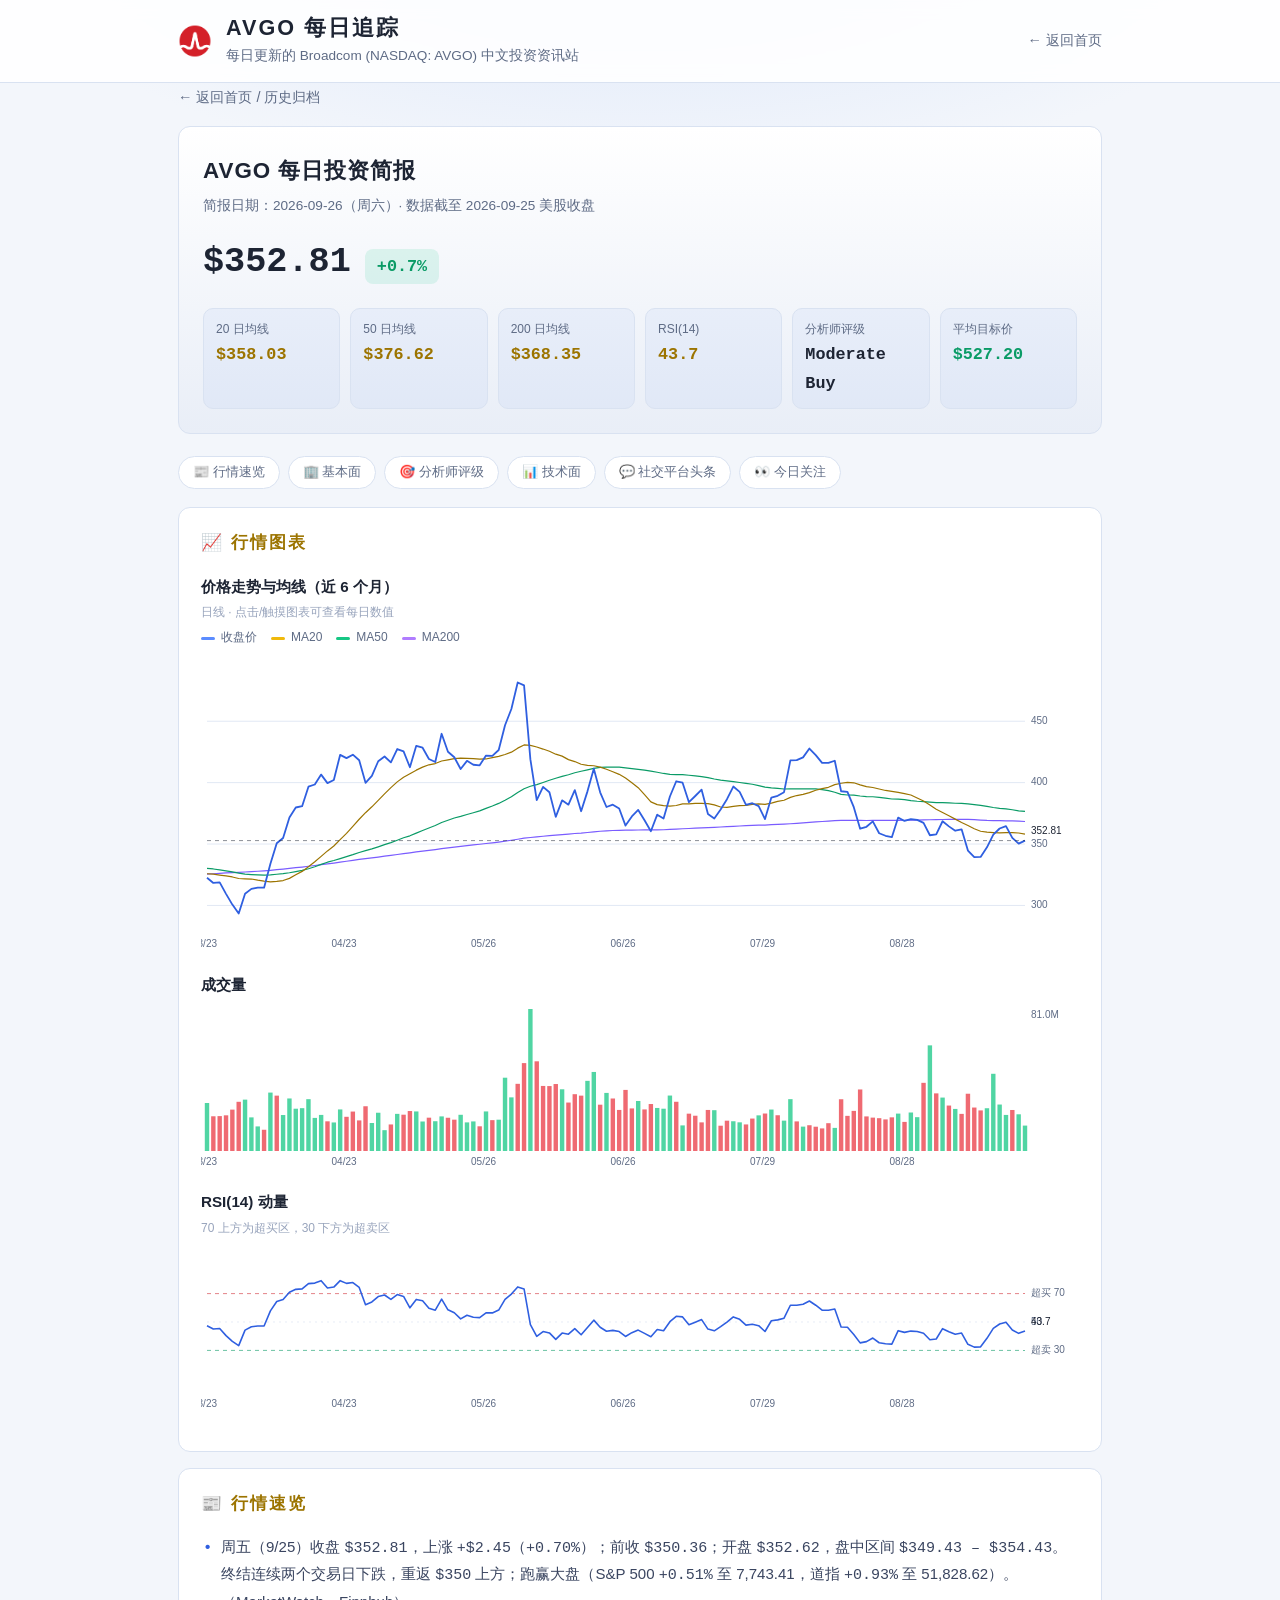
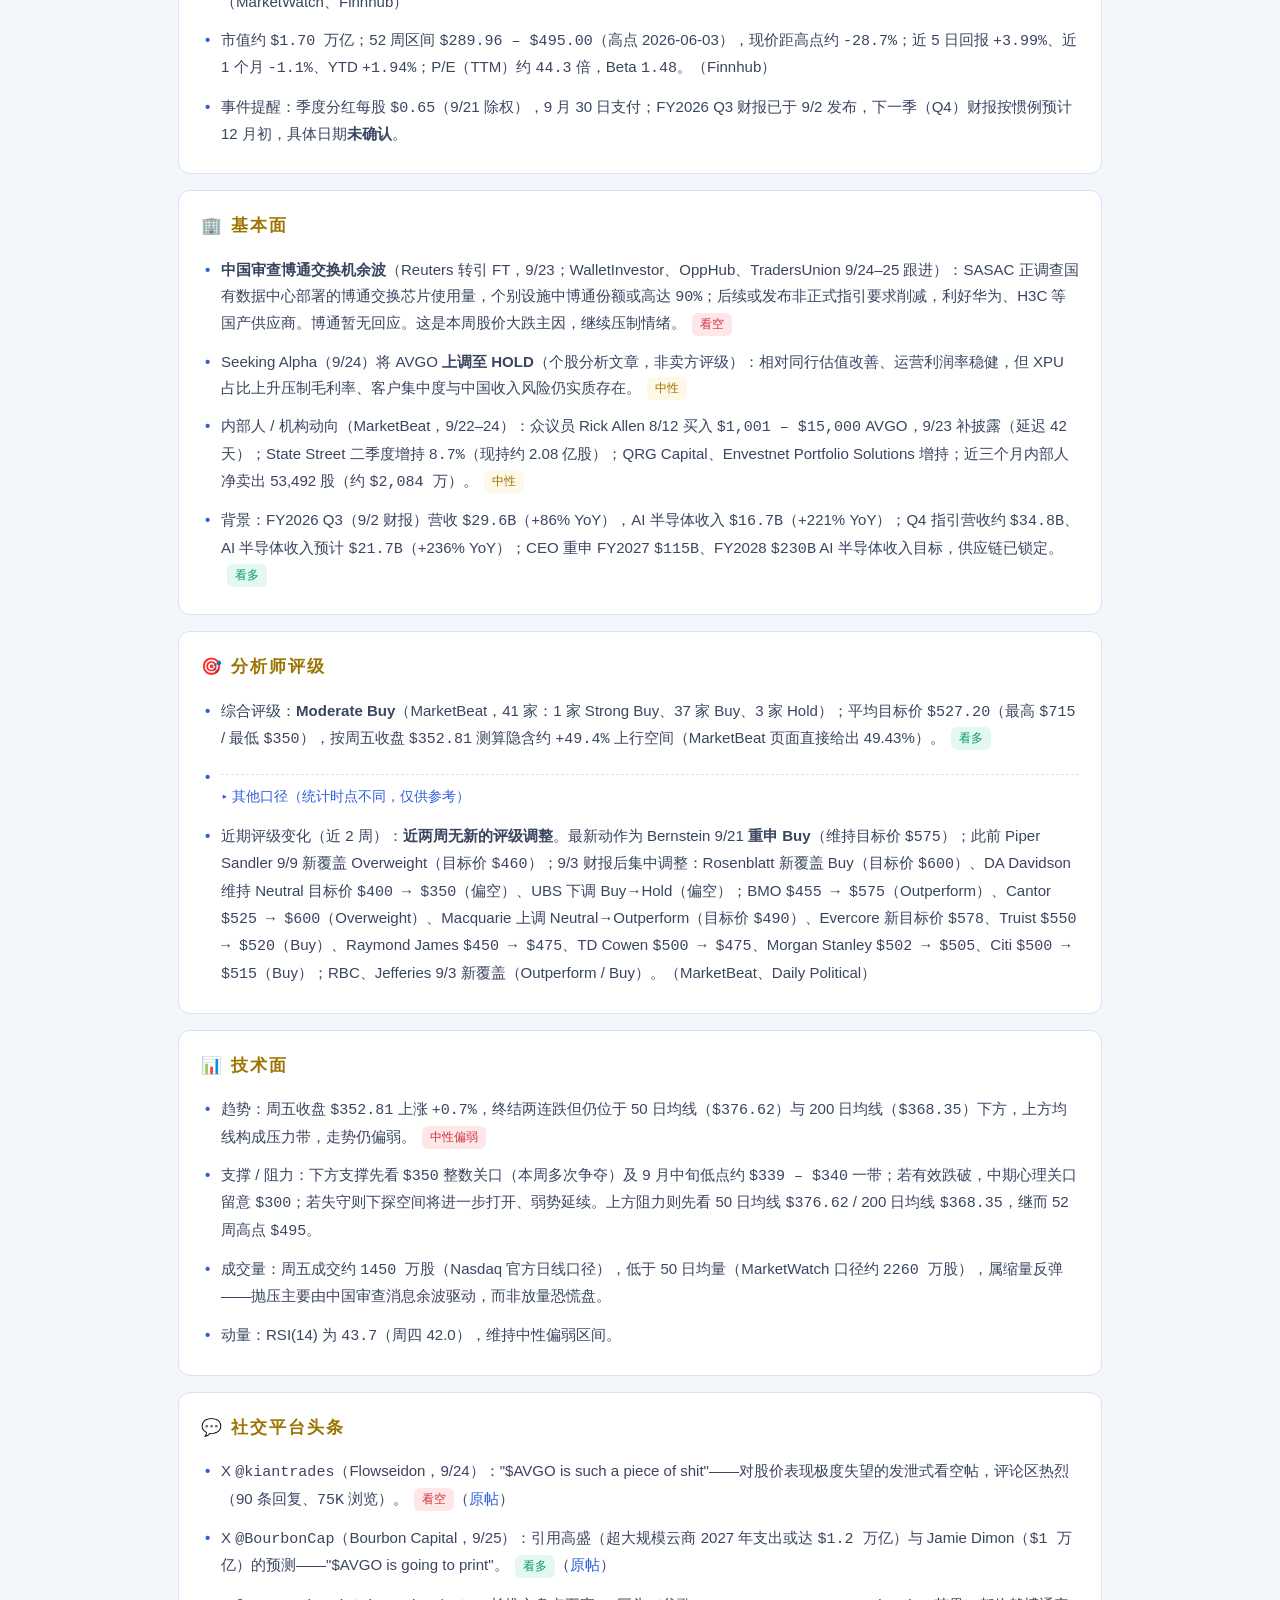
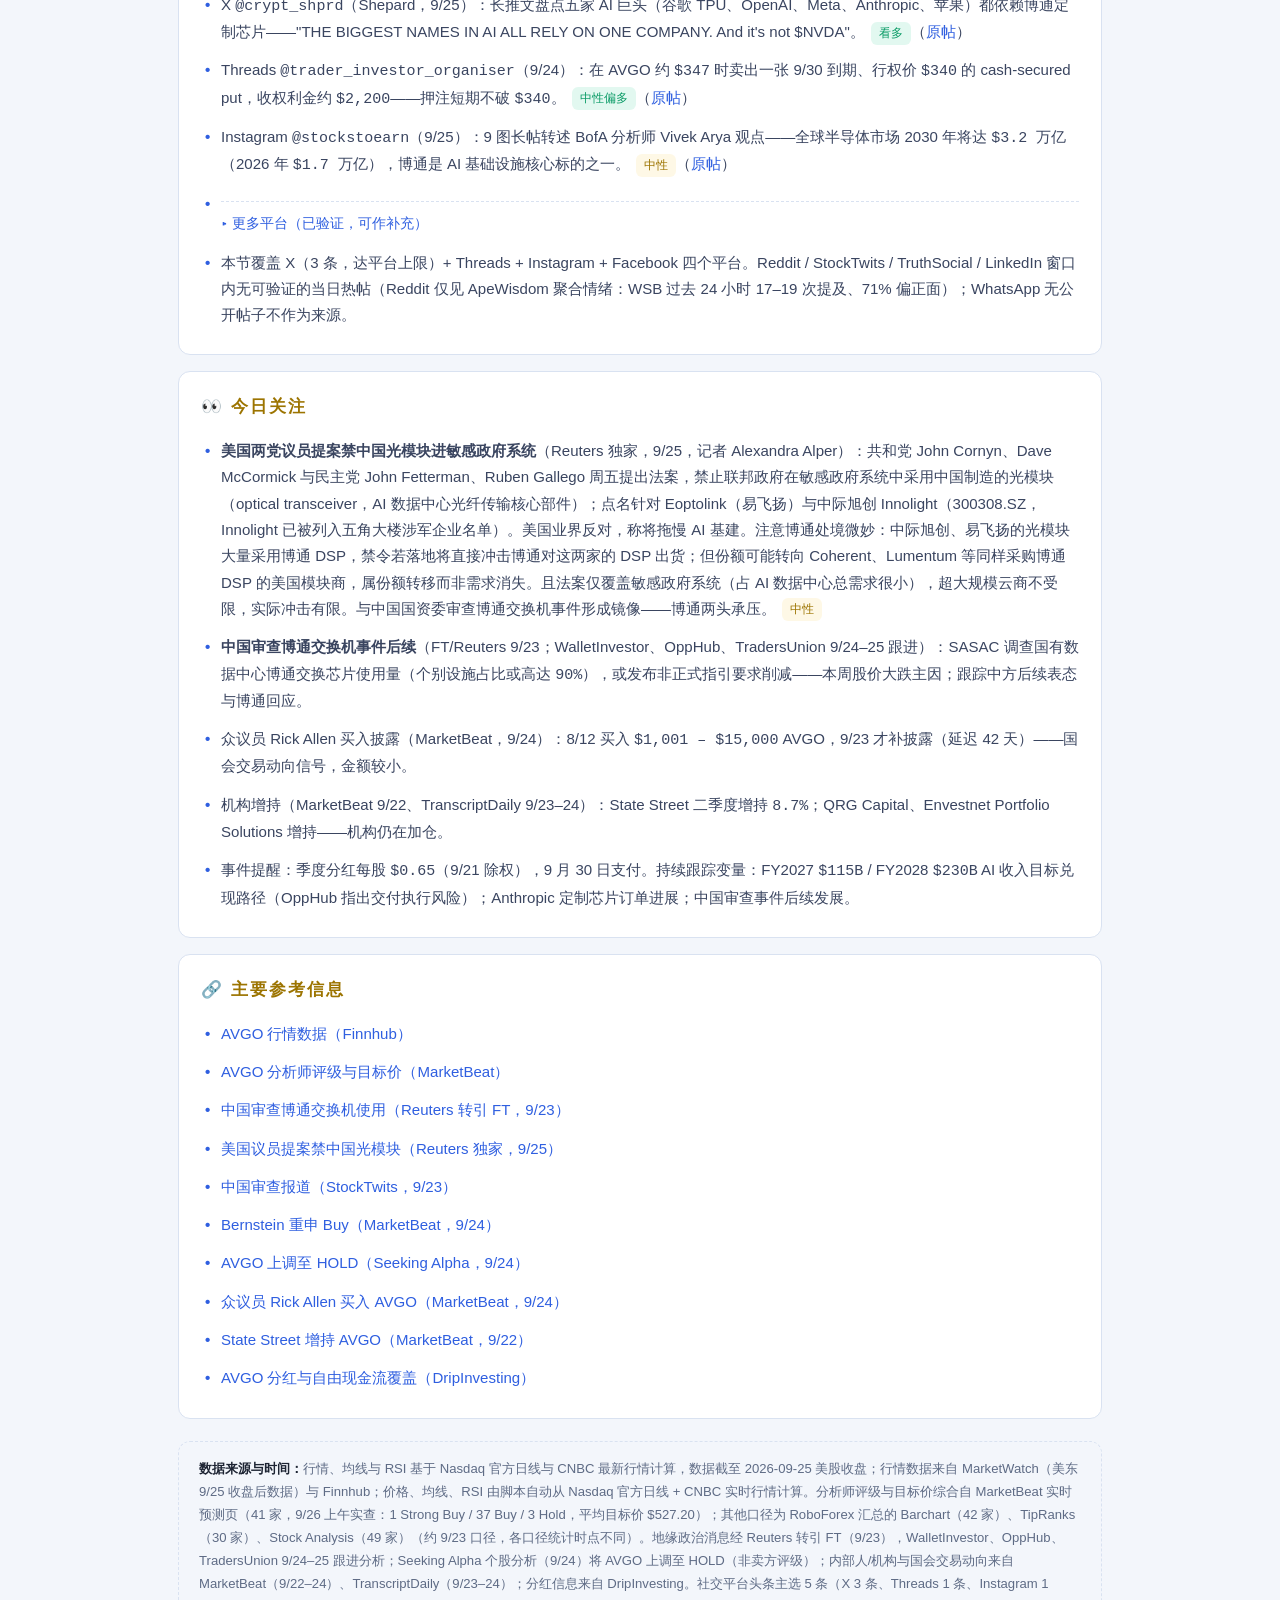
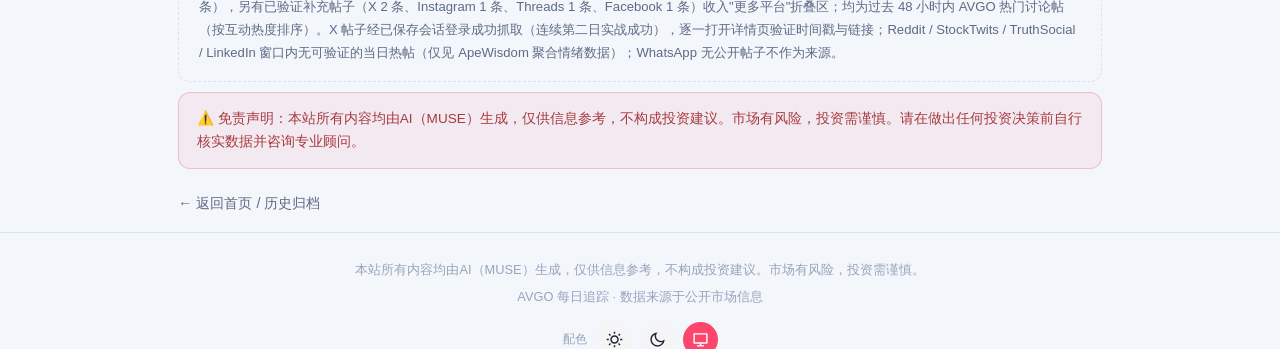
<file: briefs/2026-09-26.html>
<!DOCTYPE html>
<html lang="zh-CN">
<head>
<meta charset="UTF-8">
<meta name="viewport" content="width=device-width, initial-scale=1.0">
<title>AVGO 日报 2026-09-26 | AVGO 每日追踪</title>
<meta name="description" content="Broadcom (AVGO) 2026-09-26 每日投资简报：行情图表、基本面、分析师评级、技术面、社交平台头条。">
<link rel="stylesheet" href="../styles.css">
<script>(function(){try{var m=localStorage.getItem("avgo-theme")||"system";var t=(m==="dark"||m==="light")?m:((window.matchMedia&&window.matchMedia("(prefers-color-scheme: dark)").matches)?"dark":"light");document.documentElement.setAttribute("data-theme",t);document.documentElement.setAttribute("data-theme-mode",m);}catch(e){}})();</script>
</head>
<body>

<header class="site-header">
<div class="wrap">
<div class="brand">
<a class="brand-logo-link" href="https://www.broadcom.com" target="_blank" rel="noopener" aria-label="Broadcom 官网"><img class="brand-logo" src="../assets/broadcom-logo.png" alt="Broadcom"></a>
<div>
<h1>AVGO 每日追踪</h1>
<p class="subtitle">每日更新的 Broadcom (NASDAQ: AVGO) 中文投资资讯站</p>
</div>
</div>
<button class="menu-toggle" type="button" aria-label="打开菜单" aria-expanded="false" aria-controls="site-nav">
<svg class="icon-menu" viewBox="0 0 24 24" fill="none" stroke="currentColor" stroke-width="2" stroke-linecap="round" aria-hidden="true"><path d="M4 7h16M4 12h16M4 17h16"/></svg>
<svg class="icon-close" viewBox="0 0 24 24" fill="none" stroke="currentColor" stroke-width="2" stroke-linecap="round" aria-hidden="true"><path d="M6 6l12 12M18 6L6 18"/></svg>
</button>
<nav class="nav" id="site-nav">
<a href="../index.html">← 返回首页</a>
</nav>
</div>
</header>

<main class="wrap">

<a class="back-link" href="../index.html">← 返回首页 / 历史归档</a>

<div class="brief-hero">
<h2>AVGO 每日投资简报</h2>
<p class="cutoff">简报日期：2026-09-26（周六）· 数据截至 2026-09-25 美股收盘</p>
<div class="price-row">
<div class="price num">$352.81</div>
<div class="change up">+0.7%</div>
</div>
<div class="stat-grid">
<div class="stat"><div class="label">20 日均线</div><div class="value num neutral">$358.03</div></div>
<div class="stat"><div class="label">50 日均线</div><div class="value num neutral">$376.62</div></div>
<div class="stat"><div class="label">200 日均线</div><div class="value num neutral">$368.35</div></div>
<div class="stat"><div class="label">RSI(14)</div><div class="value num neutral">43.7</div></div>
<div class="stat"><div class="label">分析师评级</div><div class="value flat">Moderate Buy</div></div>
<div class="stat"><div class="label">平均目标价</div><div class="value num up">$527.20</div></div>
</div>
</div>

<nav class="section-nav">
<a href="#market">📰 行情速览</a>
<a href="#fundamentals">🏢 基本面</a>
<a href="#ratings">🎯 分析师评级</a>
<a href="#technical">📊 技术面</a>
<a href="#social">💬 社交平台头条</a>
<a href="#focus">👀 今日关注</a>
</nav>

<section class="brief-section">
<h3>📈 行情图表</h3>
<div class="chart-block">
<div class="chart-title">价格走势与均线（近 6 个月）</div>
<div class="chart-sub">日线 · 点击/触摸图表可查看每日数值</div>
<div class="chart-legend">
<span><i class="lg" style="background:#5b8cff"></i>收盘价</span>
<span><i class="lg" style="background:#f0b90b"></i>MA20</span>
<span><i class="lg" style="background:#16c784"></i>MA50</span>
<span><i class="lg" style="background:#b07cff"></i>MA200</span>
</div>
<div class="chart-wrap"><canvas class="chart" data-price="avgo-data-2026-09-26"></canvas></div>
</div>
<div class="chart-block">
<div class="chart-title">成交量</div>
<div class="chart-wrap"><canvas class="chart sm" data-volume="avgo-data-2026-09-26"></canvas></div>
</div>
<div class="chart-block">
<div class="chart-title">RSI(14) 动量</div>
<div class="chart-sub">70 上方为超买区，30 下方为超卖区</div>
<div class="chart-wrap"><canvas class="chart sm" data-rsi="avgo-data-2026-09-26"></canvas></div>
</div>
<script type="application/json" id="avgo-data-2026-09-26">{"dates":["2024-01-02","2024-01-03","2024-01-04","2024-01-05","2024-01-08","2024-01-09","2024-01-10","2024-01-11","2024-01-12","2024-01-16","2024-01-17","2024-01-18","2024-01-19","2024-01-22","2024-01-23","2024-01-24","2024-01-25","2024-01-26","2024-01-29","2024-01-30","2024-01-31","2024-02-01","2024-02-02","2024-02-05","2024-02-06","2024-02-07","2024-02-08","2024-02-09","2024-02-12","2024-02-13","2024-02-14","2024-02-15","2024-02-16","2024-02-20","2024-02-21","2024-02-22","2024-02-23","2024-02-26","2024-02-27","2024-02-28","2024-02-29","2024-03-01","2024-03-04","2024-03-05","2024-03-06","2024-03-07","2024-03-08","2024-03-11","2024-03-12","2024-03-13","2024-03-14","2024-03-15","2024-03-18","2024-03-19","2024-03-20","2024-03-21","2024-03-22","2024-03-25","2024-03-26","2024-03-27","2024-03-28","2024-04-01","2024-04-02","2024-04-03","2024-04-04","2024-04-05","2024-04-08","2024-04-09","2024-04-10","2024-04-11","2024-04-12","2024-04-15","2024-04-16","2024-04-17","2024-04-18","2024-04-19","2024-04-22","2024-04-23","2024-04-24","2024-04-25","2024-04-26","2024-04-29","2024-04-30","2024-05-01","2024-05-02","2024-05-03","2024-05-06","2024-05-07","2024-05-08","2024-05-09","2024-05-10","2024-05-13","2024-05-14","2024-05-15","2024-05-16","2024-05-17","2024-05-20","2024-05-21","2024-05-22","2024-05-23","2024-05-24","2024-05-28","2024-05-29","2024-05-30","2024-05-31","2024-06-03","2024-06-04","2024-06-05","2024-06-06","2024-06-07","2024-06-10","2024-06-11","2024-06-12","2024-06-13","2024-06-14","2024-06-17","2024-06-18","2024-06-20","2024-06-21","2024-06-24","2024-06-25","2024-06-26","2024-06-27","2024-06-28","2024-07-01","2024-07-02","2024-07-03","2024-07-05","2024-07-08","2024-07-09","2024-07-10","2024-07-11","2024-07-12","2024-07-15","2024-07-16","2024-07-17","2024-07-18","2024-07-19","2024-07-22","2024-07-23","2024-07-24","2024-07-25","2024-07-26","2024-07-29","2024-07-30","2024-07-31","2024-08-01","2024-08-02","2024-08-05","2024-08-06","2024-08-07","2024-08-08","2024-08-09","2024-08-12","2024-08-13","2024-08-14","2024-08-15","2024-08-16","2024-08-19","2024-08-20","2024-08-21","2024-08-22","2024-08-23","2024-08-26","2024-08-27","2024-08-28","2024-08-29","2024-08-30","2024-09-03","2024-09-04","2024-09-05","2024-09-06","2024-09-09","2024-09-10","2024-09-11","2024-09-12","2024-09-13","2024-09-16","2024-09-17","2024-09-18","2024-09-19","2024-09-20","2024-09-23","2024-09-24","2024-09-25","2024-09-26","2024-09-27","2024-09-30","2024-10-01","2024-10-02","2024-10-03","2024-10-04","2024-10-07","2024-10-08","2024-10-09","2024-10-10","2024-10-11","2024-10-14","2024-10-15","2024-10-16","2024-10-17","2024-10-18","2024-10-21","2024-10-22","2024-10-23","2024-10-24","2024-10-25","2024-10-28","2024-10-29","2024-10-30","2024-10-31","2024-11-01","2024-11-04","2024-11-05","2024-11-06","2024-11-07","2024-11-08","2024-11-11","2024-11-12","2024-11-13","2024-11-14","2024-11-15","2024-11-18","2024-11-19","2024-11-20","2024-11-21","2024-11-22","2024-11-25","2024-11-26","2024-11-27","2024-11-29","2024-12-02","2024-12-03","2024-12-04","2024-12-05","2024-12-06","2024-12-09","2024-12-10","2024-12-11","2024-12-12","2024-12-13","2024-12-16","2024-12-17","2024-12-18","2024-12-19","2024-12-20","2024-12-23","2024-12-24","2024-12-26","2024-12-27","2024-12-30","2024-12-31","2025-01-02","2025-01-03","2025-01-06","2025-01-07","2025-01-08","2025-01-10","2025-01-13","2025-01-14","2025-01-15","2025-01-16","2025-01-17","2025-01-21","2025-01-22","2025-01-23","2025-01-24","2025-01-27","2025-01-28","2025-01-29","2025-01-30","2025-01-31","2025-02-03","2025-02-04","2025-02-05","2025-02-06","2025-02-07","2025-02-10","2025-02-11","2025-02-12","2025-02-13","2025-02-14","2025-02-18","2025-02-19","2025-02-20","2025-02-21","2025-02-24","2025-02-25","2025-02-26","2025-02-27","2025-02-28","2025-03-03","2025-03-04","2025-03-05","2025-03-06","2025-03-07","2025-03-10","2025-03-11","2025-03-12","2025-03-13","2025-03-14","2025-03-17","2025-03-18","2025-03-19","2025-03-20","2025-03-21","2025-03-24","2025-03-25","2025-03-26","2025-03-27","2025-03-28","2025-03-31","2025-04-01","2025-04-02","2025-04-03","2025-04-04","2025-04-07","2025-04-08","2025-04-09","2025-04-10","2025-04-11","2025-04-14","2025-04-15","2025-04-16","2025-04-17","2025-04-21","2025-04-22","2025-04-23","2025-04-24","2025-04-25","2025-04-28","2025-04-29","2025-04-30","2025-05-01","2025-05-02","2025-05-05","2025-05-06","2025-05-07","2025-05-08","2025-05-09","2025-05-12","2025-05-13","2025-05-14","2025-05-15","2025-05-16","2025-05-19","2025-05-20","2025-05-21","2025-05-22","2025-05-23","2025-05-27","2025-05-28","2025-05-29","2025-05-30","2025-06-02","2025-06-03","2025-06-04","2025-06-05","2025-06-06","2025-06-09","2025-06-10","2025-06-11","2025-06-12","2025-06-13","2025-06-16","2025-06-17","2025-06-18","2025-06-20","2025-06-23","2025-06-24","2025-06-25","2025-06-26","2025-06-27","2025-06-30","2025-07-01","2025-07-02","2025-07-03","2025-07-07","2025-07-08","2025-07-09","2025-07-10","2025-07-11","2025-07-14","2025-07-15","2025-07-16","2025-07-17","2025-07-18","2025-07-21","2025-07-22","2025-07-23","2025-07-24","2025-07-25","2025-07-28","2025-07-29","2025-07-30","2025-07-31","2025-08-01","2025-08-04","2025-08-05","2025-08-06","2025-08-07","2025-08-08","2025-08-11","2025-08-12","2025-08-13","2025-08-14","2025-08-15","2025-08-18","2025-08-19","2025-08-20","2025-08-21","2025-08-22","2025-08-25","2025-08-26","2025-08-27","2025-08-28","2025-08-29","2025-09-02","2025-09-03","2025-09-04","2025-09-05","2025-09-08","2025-09-09","2025-09-10","2025-09-11","2025-09-12","2025-09-15","2025-09-16","2025-09-17","2025-09-18","2025-09-19","2025-09-22","2025-09-23","2025-09-24","2025-09-25","2025-09-26","2025-09-29","2025-09-30","2025-10-01","2025-10-02","2025-10-03","2025-10-06","2025-10-07","2025-10-08","2025-10-09","2025-10-10","2025-10-13","2025-10-14","2025-10-15","2025-10-16","2025-10-17","2025-10-20","2025-10-21","2025-10-22","2025-10-23","2025-10-24","2025-10-27","2025-10-28","2025-10-29","2025-10-30","2025-10-31","2025-11-03","2025-11-04","2025-11-05","2025-11-06","2025-11-07","2025-11-10","2025-11-11","2025-11-12","2025-11-13","2025-11-14","2025-11-17","2025-11-18","2025-11-19","2025-11-20","2025-11-21","2025-11-24","2025-11-25","2025-11-26","2025-11-28","2025-12-01","2025-12-02","2025-12-03","2025-12-04","2025-12-05","2025-12-08","2025-12-09","2025-12-10","2025-12-11","2025-12-12","2025-12-15","2025-12-16","2025-12-17","2025-12-18","2025-12-19","2025-12-22","2025-12-23","2025-12-24","2025-12-26","2025-12-29","2025-12-30","2025-12-31","2026-01-02","2026-01-05","2026-01-06","2026-01-07","2026-01-08","2026-01-09","2026-01-12","2026-01-13","2026-01-14","2026-01-15","2026-01-16","2026-01-20","2026-01-21","2026-01-22","2026-01-23","2026-01-26","2026-01-27","2026-01-28","2026-01-29","2026-01-30","2026-02-02","2026-02-03","2026-02-04","2026-02-05","2026-02-06","2026-02-09","2026-02-10","2026-02-11","2026-02-12","2026-02-13","2026-02-17","2026-02-18","2026-02-19","2026-02-20","2026-02-23","2026-02-24","2026-02-25","2026-02-26","2026-02-27","2026-03-02","2026-03-03","2026-03-04","2026-03-05","2026-03-06","2026-03-09","2026-03-10","2026-03-11","2026-03-12","2026-03-13","2026-03-16","2026-03-17","2026-03-18","2026-03-19","2026-03-20","2026-03-23","2026-03-24","2026-03-25","2026-03-26","2026-03-27","2026-03-30","2026-03-31","2026-04-01","2026-04-02","2026-04-06","2026-04-07","2026-04-08","2026-04-09","2026-04-10","2026-04-13","2026-04-14","2026-04-15","2026-04-16","2026-04-17","2026-04-20","2026-04-21","2026-04-22","2026-04-23","2026-04-24","2026-04-27","2026-04-28","2026-04-29","2026-04-30","2026-05-01","2026-05-04","2026-05-05","2026-05-06","2026-05-07","2026-05-08","2026-05-11","2026-05-12","2026-05-13","2026-05-14","2026-05-15","2026-05-18","2026-05-19","2026-05-20","2026-05-21","2026-05-22","2026-05-26","2026-05-27","2026-05-28","2026-05-29","2026-06-01","2026-06-02","2026-06-03","2026-06-04","2026-06-05","2026-06-08","2026-06-09","2026-06-10","2026-06-11","2026-06-12","2026-06-15","2026-06-16","2026-06-17","2026-06-18","2026-06-22","2026-06-23","2026-06-24","2026-06-25","2026-06-26","2026-06-29","2026-06-30","2026-07-01","2026-07-02","2026-07-06","2026-07-07","2026-07-08","2026-07-09","2026-07-10","2026-07-13","2026-07-14","2026-07-15","2026-07-16","2026-07-17","2026-07-20","2026-07-21","2026-07-22","2026-07-23","2026-07-24","2026-07-27","2026-07-28","2026-07-29","2026-07-30","2026-07-31","2026-08-03","2026-08-04","2026-08-05","2026-08-06","2026-08-07","2026-08-10","2026-08-11","2026-08-12","2026-08-13","2026-08-14","2026-08-17","2026-08-18","2026-08-19","2026-08-20","2026-08-21","2026-08-24","2026-08-25","2026-08-26","2026-08-27","2026-08-28","2026-08-31","2026-09-01","2026-09-02","2026-09-03","2026-09-04","2026-09-08","2026-09-09","2026-09-10","2026-09-11","2026-09-14","2026-09-15","2026-09-16","2026-09-17","2026-09-18","2026-09-21","2026-09-22","2026-09-23","2026-09-24","2026-09-25"],"open":[109.21,107.02,105.8,105.16,105.65,106.56,108.03,108.43,111.21,111.23,110.63,112.49,115.73,121.62,122.1,124.23,128.1,121.97,121.49,121.68,118.94,118.73,120.88,122.7,126.36,123.4,126.7,125.2,129.0,123.51,126.92,128.0,125.9,123.59,121.8,128.17,130.84,131.0,130.91,129.3,130.33,132.59,140.31,139.5,139.16,138.2,139.43,127.79,130.7,128.29,126.25,125.35,125.4,121.69,123.9,132.83,135.0,134.5,136.47,135.0,131.79,132.57,131.58,132.8,138.53,132.6,133.37,135.74,132.3,133.27,135.2,137.0,131.54,134.31,128.8,125.9,122.45,122.82,126.39,127.25,131.0,134.41,132.89,127.83,125.63,125.9,128.62,131.64,129.35,131.78,131.53,134.8,133.23,138.0,142.6,141.24,139.6,139.87,139.6,142.84,139.98,141.0,139.91,137.9,136.14,135.27,132.04,134.6,142.19,140.78,140.98,143.82,150.0,171.0,168.69,180.0,183.96,180.35,169.57,164.21,160.01,159.76,159.2,159.59,160.82,164.08,167.0,175.56,170.5,175.66,174.6,176.47,171.1,170.0,172.4,162.31,158.89,161.84,160.23,160.4,160.35,151.26,153.5,152.02,153.28,151.47,157.5,141.93,129.61,141.73,148.25,141.2,144.2,148.08,151.55,158.02,161.2,164.47,164.86,167.05,165.12,170.84,165.03,164.96,157.6,160.08,158.49,161.12,160.38,150.3,150.56,143.25,139.11,141.22,148.39,158.1,166.74,165.19,165.49,163.77,167.68,167.18,172.0,172.81,174.65,178.5,178.17,171.87,172.16,167.55,169.62,176.3,174.82,175.42,179.24,183.56,181.14,183.3,180.79,178.51,181.37,182.32,179.38,178.66,177.59,174.26,174.19,173.0,172.44,177.47,174.45,168.26,169.28,170.05,179.63,181.99,182.99,183.4,178.9,174.71,174.77,168.47,165.66,166.66,165.54,166.25,164.3,165.4,164.6,163.2,159.57,162.95,164.48,173.44,170.75,170.1,178.95,177.81,180.01,180.93,213.9,231.79,240.65,239.41,227.91,220.36,226.69,240.12,240.0,245.64,234.69,235.88,236.16,233.59,236.5,239.5,229.7,227.3,219.99,226.57,228.55,235.22,237.08,241.5,246.75,238.41,244.7,213.4,208.01,208.84,218.57,219.66,215.46,219.35,233.94,234.5,235.0,227.43,232.48,230.35,236.06,234.53,230.1,227.85,228.65,225.65,218.6,207.0,206.91,217.28,195.76,204.0,189.22,191.86,181.04,187.73,189.6,188.05,196.22,193.15,196.2,188.05,190.44,189.34,191.52,188.21,194.29,190.88,186.66,177.66,171.93,164.49,166.37,166.08,160.54,148.17,144.49,167.62,160.5,175.3,173.62,185.07,179.72,170.43,176.25,166.99,167.43,177.78,179.69,186.92,190.53,191.72,185.9,198.14,203.9,200.25,196.44,199.28,208.0,209.33,219.49,222.0,230.23,230.16,232.32,221.85,226.49,228.39,228.34,226.94,232.87,237.15,245.91,241.22,243.25,250.07,258.06,262.95,251.14,245.04,244.22,246.35,250.19,250.66,250.35,250.95,250.89,253.21,249.1,258.77,266.0,265.07,270.3,274.73,274.4,263.99,270.73,275.13,276.35,272.96,279.79,274.14,274.13,279.81,280.11,281.14,287.11,283.95,287.65,276.78,289.79,288.07,292.46,297.5,297.15,302.8,286.54,292.2,297.81,292.9,306.17,304.05,305.05,306.63,316.75,307.01,311.03,302.7,302.42,295.46,290.06,291.75,292.81,294.35,297.53,302.93,307.01,289.34,302.29,305.06,355.78,342.75,349.55,351.52,371.18,362.91,359.87,365.43,358.85,350.0,344.65,342.43,340.24,339.75,332.99,337.43,336.0,330.12,328.14,347.61,341.5,335.92,337.02,333.82,345.75,345.39,352.77,350.12,354.47,356.8,349.61,353.8,350.0,347.3,340.4,352.51,361.54,362.62,373.19,386.4,378.27,372.0,358.52,350.89,360.11,354.19,357.9,358.97,358.04,351.58,331.47,339.81,343.2,340.7,366.0,345.15,347.73,384.93,385.55,399.35,394.85,388.31,380.0,380.68,386.17,402.48,398.75,402.2,404.82,379.96,361.89,336.02,346.61,336.0,333.33,346.03,340.81,350.69,351.06,348.72,349.97,349.73,352.77,354.74,343.6,341.7,342.78,337.92,340.95,352.88,348.97,349.12,346.26,344.1,335.5,335.35,319.3,319.8,329.76,338.85,332.56,332.44,326.11,336.74,319.51,314.33,320.1,330.77,347.47,346.8,343.83,329.85,319.68,329.52,333.01,332.36,332.25,322.54,330.74,326.5,310.7,309.36,313.0,315.68,330.18,328.28,327.25,348.73,342.59,337.74,337.68,326.02,325.76,320.43,312.47,320.12,318.0,320.0,322.59,314.02,307.06,300.87,299.39,313.37,304.49,315.06,326.73,351.75,352.3,360.94,369.66,377.9,389.88,395.0,400.9,405.7,399.41,406.98,422.39,424.98,420.48,400.31,403.5,415.52,415.09,418.21,421.66,435.56,421.82,419.8,427.62,423.43,415.81,416.73,432.81,421.41,409.81,412.81,413.55,417.49,418.5,425.07,421.14,432.95,450.09,488.79,494.77,408.99,407.61,402.62,401.61,381.5,372.82,383.72,395.51,390.21,388.7,409.58,413.66,377.87,386.62,386.57,370.45,373.62,374.79,371.87,365.73,373.61,366.56,377.52,402.19,398.5,393.48,395.72,396.09,384.54,366.05,378.76,390.21,380.2,392.19,387.68,389.81,374.36,380.63,380.35,394.83,384.4,402.97,421.7,420.55,428.4,426.99,426.07,426.25,415.81,411.96,397.26,384.31,372.4,364.39,370.69,364.96,361.1,357.12,361.79,373.6,369.52,364.25,369.68,351.74,359.7,363.68,366.23,360.03,364.85,349.63,346.04,342.37,346.62,352.08,358.65,363.23,362.2,349.21,352.62],"high":[110.2,107.5,106.95,105.55,107.8,108.86,108.3,110.13,111.57,112.62,111.31,114.65,121.7,123.13,122.7,128.46,128.1,122.12,122.37,122.8,119.72,120.31,123.47,124.78,127.21,125.95,129.6,128.57,129.01,125.59,127.3,128.0,127.57,123.77,122.81,131.1,131.96,131.88,131.19,129.85,130.84,140.78,143.82,139.5,139.48,141.43,141.3,129.9,130.78,128.29,127.31,126.74,126.29,124.03,128.8,140.36,137.62,135.84,137.99,135.0,133.01,136.3,134.24,137.68,140.4,136.12,134.25,135.95,133.57,139.19,136.65,137.0,133.63,134.7,129.26,126.0,123.32,125.79,128.56,130.8,135.58,135.3,134.84,129.24,126.44,128.39,131.08,131.9,133.79,132.16,134.4,135.84,138.2,143.9,144.54,141.95,141.69,140.94,140.5,142.9,141.36,141.72,139.91,138.28,136.25,135.3,133.2,141.44,142.27,142.5,144.91,146.5,150.58,173.59,174.72,184.3,185.16,180.47,171.4,166.1,160.6,161.82,160.56,163.92,164.88,165.92,172.92,176.55,175.69,177.1,176.65,176.49,172.59,173.51,172.81,162.84,161.51,163.95,162.99,165.33,161.41,153.55,153.58,155.0,153.47,161.33,158.91,145.35,145.42,148.91,150.1,146.27,149.55,151.13,156.38,160.25,166.67,166.09,167.83,168.37,166.47,172.42,168.28,165.7,162.03,162.28,163.2,163.24,160.74,157.79,156.36,143.5,141.59,149.86,158.87,166.32,168.08,165.5,166.02,167.47,170.0,172.02,173.32,175.99,177.14,180.25,178.47,172.92,172.25,172.84,174.94,176.9,178.31,181.6,186.42,186.31,182.59,184.95,181.7,179.25,185.51,182.71,181.72,180.69,178.98,174.3,176.8,173.97,180.23,179.19,174.45,171.33,172.45,174.4,180.21,184.87,185.05,183.63,179.56,175.59,175.57,169.13,166.35,166.8,165.54,166.34,164.91,167.22,166.37,163.2,162.69,168.38,168.27,175.39,172.4,180.68,180.79,178.5,184.87,182.0,228.7,251.88,242.47,239.85,228.05,230.29,233.4,240.23,247.28,245.78,238.77,237.46,239.5,236.49,241.75,239.5,232.47,227.83,229.26,230.26,230.34,238.6,238.1,242.75,246.99,240.4,249.59,218.43,209.95,211.45,221.96,226.8,220.94,223.03,237.93,234.8,235.65,235.82,237.89,236.48,236.95,235.74,232.2,229.07,228.98,227.75,219.48,208.64,213.54,219.25,201.19,204.06,193.95,194.08,186.83,195.48,191.98,195.62,199.98,196.32,197.5,196.72,192.89,198.27,193.84,192.07,196.69,191.6,188.06,178.38,173.3,167.94,168.71,173.43,163.43,152.8,160.43,169.78,187.33,176.95,182.66,186.0,182.26,176.08,176.25,168.0,170.52,180.45,188.57,193.37,193.1,193.25,193.2,201.4,205.68,203.23,201.91,206.23,211.16,209.96,221.8,235.28,233.5,234.46,232.64,231.25,231.77,236.5,233.69,230.65,236.48,240.99,246.07,243.17,250.0,257.88,265.43,264.89,255.32,248.17,246.28,254.77,257.89,254.0,255.19,253.96,255.64,253.52,254.21,265.87,269.87,271.67,271.85,277.7,274.5,272.0,275.8,277.56,276.35,279.45,281.18,276.47,278.36,283.36,281.51,288.28,287.53,290.54,288.0,284.0,291.2,292.59,295.45,302.19,303.25,306.95,292.64,298.48,301.2,302.81,310.34,307.87,308.31,313.44,317.35,314.17,311.5,306.17,302.9,295.49,292.38,300.09,298.4,300.25,301.18,311.0,307.01,298.71,304.45,308.78,356.34,354.17,350.98,372.97,374.23,364.38,365.5,365.69,359.93,350.7,346.27,346.67,345.21,340.08,338.06,339.08,341.05,331.05,337.95,347.61,344.4,344.13,338.11,346.54,347.31,350.6,359.38,350.67,359.4,363.24,350.97,356.59,351.1,348.01,346.57,358.3,362.75,374.06,386.48,386.4,378.82,374.85,368.95,364.87,363.5,354.5,360.0,361.88,358.87,353.55,344.74,352.2,347.97,359.69,376.08,348.6,382.0,388.13,399.87,403.0,395.42,393.5,382.3,383.89,393.53,407.29,406.93,414.61,409.3,382.0,362.0,347.5,346.61,336.02,343.45,346.24,350.11,352.86,353.25,350.33,352.68,349.88,360.66,355.03,349.05,349.7,343.68,347.39,353.9,359.49,350.69,349.68,354.51,345.4,335.8,336.99,321.99,328.68,334.76,339.99,335.95,338.2,336.06,338.9,319.51,326.53,335.0,352.34,348.01,347.2,346.29,334.32,335.75,337.88,338.44,340.11,338.5,328.31,335.91,326.57,320.0,320.04,315.88,322.64,336.12,343.51,348.49,353.14,345.81,339.83,338.32,329.2,327.44,325.44,323.27,321.51,326.48,324.4,324.3,316.92,307.5,304.77,310.31,315.79,314.69,316.4,334.15,354.14,358.7,376.55,380.86,382.28,397.08,399.68,406.73,406.42,403.6,423.2,429.31,425.0,422.75,405.81,405.64,418.38,423.17,423.83,433.39,437.68,426.49,435.0,433.65,429.34,418.63,442.36,432.81,422.01,417.95,424.17,422.25,419.99,435.31,432.8,429.68,448.9,466.05,488.82,495.0,426.48,410.5,402.84,407.87,385.81,389.5,384.98,396.2,391.79,400.65,412.7,414.64,391.02,388.74,388.8,373.69,376.21,379.62,373.75,374.0,383.16,372.96,395.09,407.52,402.44,395.75,397.33,399.0,386.74,377.35,383.59,390.58,398.58,397.61,389.27,389.9,385.8,386.12,388.68,399.92,392.61,422.06,427.0,428.03,430.84,432.73,426.76,426.5,424.92,412.5,399.36,385.78,373.91,367.12,375.13,366.17,362.99,359.47,371.72,376.59,372.75,371.4,371.09,359.4,360.16,372.7,368.01,365.27,366.78,350.25,347.26,344.15,350.94,363.28,363.97,366.55,362.9,351.44,354.43],"low":[107.71,105.53,104.74,104.15,105.2,106.47,106.26,107.45,110.0,109.86,109.02,112.19,115.6,120.82,120.35,123.1,122.88,120.02,120.5,120.43,117.43,117.91,120.52,122.22,121.19,122.67,126.5,124.9,125.9,122.71,124.13,124.48,124.24,121.26,120.26,127.65,128.88,130.15,129.22,128.3,128.73,132.0,138.52,133.24,134.71,137.29,130.16,125.26,125.93,125.24,124.77,123.01,123.17,120.4,122.66,131.6,134.62,133.75,133.05,129.6,131.15,132.54,130.34,132.53,131.5,131.42,131.57,130.86,131.55,132.37,133.66,130.6,131.1,128.14,125.55,119.76,120.05,122.8,124.5,125.7,130.31,132.57,129.91,124.13,122.33,124.71,127.51,129.68,128.85,130.2,131.53,133.01,132.58,137.0,140.51,138.18,139.32,139.35,138.42,137.8,139.2,139.25,138.3,135.56,130.73,130.25,130.7,134.05,138.82,139.7,140.91,141.62,147.64,165.25,168.21,177.86,178.5,172.22,165.14,159.07,156.4,157.36,157.1,158.6,159.35,162.2,166.45,169.6,170.5,170.56,172.64,166.85,169.13,169.26,166.4,155.61,153.9,157.12,157.9,159.9,151.1,145.52,149.92,149.15,143.35,151.0,146.17,139.6,128.5,140.25,135.83,138.4,144.11,146.37,149.81,154.72,160.34,162.68,160.42,164.15,162.88,161.49,163.46,158.66,155.83,156.25,155.41,158.71,151.38,149.15,150.11,136.6,134.9,141.04,145.04,156.83,164.04,160.41,160.7,161.36,165.66,166.47,168.35,171.68,173.76,175.0,171.76,169.63,165.8,167.02,169.19,172.6,173.86,174.89,176.42,182.53,177.4,180.13,173.37,175.33,180.69,178.68,178.25,177.41,172.57,169.5,172.72,171.34,171.21,175.62,167.38,167.5,168.42,170.05,175.96,181.79,181.83,176.82,173.2,172.6,169.87,163.43,162.22,164.31,160.86,160.6,162.4,162.89,162.69,157.54,159.08,162.75,164.03,168.56,169.2,169.33,176.02,169.73,176.43,175.99,211.11,230.81,233.8,219.22,217.58,218.91,225.13,234.8,237.6,236.35,231.62,231.31,230.24,229.0,233.3,227.6,226.06,221.25,219.51,223.1,225.58,229.21,232.66,237.4,240.69,236.12,241.91,196.23,198.89,202.77,213.7,216.3,213.51,215.3,227.5,228.56,224.11,227.12,229.97,230.0,230.73,228.9,224.3,224.4,222.75,215.63,207.54,200.92,206.0,197.4,193.15,184.53,180.48,187.1,177.61,181.56,180.43,185.34,192.45,189.47,193.2,187.5,186.9,186.9,188.94,187.37,190.67,187.68,177.58,170.46,166.47,160.62,163.42,165.5,153.7,139.17,138.1,153.09,157.51,166.4,173.31,175.82,178.08,166.92,169.92,161.61,165.22,175.82,178.29,186.89,187.68,190.1,184.02,196.24,201.08,200.0,195.94,198.43,203.69,206.52,215.88,222.0,228.35,228.07,226.39,221.6,226.34,227.83,227.43,226.18,231.13,234.43,237.4,234.9,243.19,249.4,257.59,259.06,246.13,241.11,241.4,243.8,249.5,248.35,249.56,247.92,249.41,244.17,246.46,258.77,263.43,264.12,266.88,272.13,262.66,262.73,270.12,272.66,271.15,272.72,272.7,271.89,269.58,277.85,275.67,279.91,281.0,283.63,276.43,273.0,283.5,287.27,290.59,294.87,295.8,290.23,281.61,291.4,291.45,291.9,299.88,302.55,301.29,304.67,304.75,307.0,299.76,299.0,292.39,281.87,286.17,289.01,291.71,293.99,293.78,302.33,293.66,287.17,296.4,302.25,331.42,341.25,335.83,350.55,358.76,357.16,356.34,356.99,341.5,343.79,336.43,337.94,337.02,333.81,327.3,330.58,327.55,324.61,324.5,335.25,335.74,334.56,326.58,332.62,340.4,324.05,343.52,339.65,347.5,349.49,340.78,347.84,341.31,335.51,340.4,350.88,355.08,362.53,373.19,370.06,365.1,361.98,351.0,350.09,352.71,337.27,354.61,349.67,351.68,334.16,329.06,337.52,335.51,337.8,345.18,331.8,347.66,371.75,383.26,397.16,385.1,379.79,370.65,376.53,385.15,397.4,395.51,399.56,394.19,355.15,337.51,335.06,321.42,323.63,332.58,337.22,338.54,347.14,347.75,344.69,349.3,345.42,345.56,336.5,338.0,335.88,330.5,333.5,340.95,350.91,334.42,341.67,344.05,331.8,324.2,324.89,314.11,317.6,327.02,326.7,320.28,328.33,325.75,308.65,295.3,306.7,316.3,330.65,339.84,333.74,329.56,324.69,316.31,327.23,329.68,329.58,325.32,314.45,329.28,307.93,310.0,307.2,307.4,311.74,323.03,327.4,323.61,340.8,338.22,332.2,321.43,320.06,317.25,315.55,308.51,309.92,314.93,314.84,316.72,309.17,298.87,289.96,296.33,310.48,301.75,310.28,321.8,342.53,351.5,360.82,369.48,376.32,385.57,392.35,399.81,395.9,394.57,404.86,417.8,408.86,414.63,394.65,396.78,404.23,413.28,409.53,419.35,417.78,406.3,414.0,425.05,408.41,404.8,415.59,419.8,414.37,405.86,411.42,410.5,410.21,417.0,416.49,414.01,431.47,442.22,470.46,472.64,403.01,385.59,391.35,370.33,371.17,370.55,377.0,388.6,376.46,382.65,405.38,391.91,376.66,376.96,372.7,363.83,360.46,370.64,368.03,356.43,371.18,362.01,376.89,387.93,395.7,383.42,384.64,386.74,371.9,357.8,375.96,379.22,380.0,386.82,378.75,373.5,371.52,369.51,377.54,379.71,374.61,400.68,416.89,410.76,421.61,420.16,413.23,414.61,411.41,388.5,391.31,377.01,357.61,362.25,365.05,358.71,355.31,350.06,360.61,365.35,366.3,362.0,364.65,342.33,353.7,362.74,359.25,357.75,361.64,343.91,337.9,335.81,345.31,351.33,353.5,359.29,354.01,346.89,349.43],"close":[108.54,105.86,104.9,104.93,107.48,108.25,108.06,110.0,110.77,111.5,110.37,114.39,121.12,122.05,122.63,125.39,123.0,120.49,121.78,120.82,118.0,120.0,122.43,124.31,122.27,125.71,127.48,128.34,126.5,125.17,126.22,126.51,124.55,122.66,122.75,130.49,129.64,130.91,129.62,128.94,130.05,139.92,140.23,134.28,135.0,140.7,130.87,129.31,129.19,125.79,126.23,123.55,123.72,123.8,127.6,134.8,135.35,135.16,133.15,131.87,132.54,135.03,133.88,136.32,131.75,133.94,133.61,133.41,132.24,138.25,134.41,131.07,132.91,128.26,125.9,120.47,122.45,124.92,125.68,129.44,134.41,133.86,130.03,124.29,123.86,127.81,131.03,130.31,132.54,130.57,133.28,133.75,138.0,143.62,141.21,139.53,141.4,139.92,139.22,139.33,140.78,141.25,139.07,136.41,132.85,132.19,133.08,141.31,140.13,140.66,144.05,146.1,149.55,167.9,173.5,182.89,180.25,173.46,165.86,159.22,158.08,159.2,158.67,160.55,164.08,165.75,172.92,170.33,174.59,173.33,174.47,170.59,170.07,171.42,169.38,155.98,160.52,157.35,161.06,163.77,151.34,149.26,151.63,150.22,143.52,160.68,147.02,143.82,142.08,143.92,136.27,145.74,148.26,148.62,156.16,157.69,166.13,165.72,167.71,165.95,165.78,162.34,166.36,159.62,161.39,158.18,156.93,162.82,152.79,154.12,152.82,137.0,140.82,148.21,158.27,164.56,167.69,164.02,162.47,161.67,167.42,171.1,172.94,174.84,175.52,178.09,172.69,172.5,167.47,170.66,171.89,176.64,175.08,180.73,185.95,185.69,181.48,182.31,175.98,176.82,181.53,179.89,179.99,179.38,173.51,171.35,173.0,172.02,179.24,176.64,169.77,168.92,168.55,173.9,179.55,183.81,183.64,178.91,176.22,173.58,170.38,164.84,165.67,165.35,163.25,163.94,164.23,164.82,164.74,159.67,162.08,166.51,168.15,170.56,170.47,179.53,178.94,171.81,183.2,180.66,224.8,250.0,240.23,223.62,218.32,220.79,232.35,239.68,245.36,241.75,235.58,231.84,231.98,232.55,236.41,228.64,229.31,224.31,225.29,224.7,228.0,229.41,237.44,240.31,240.91,240.28,244.7,202.13,207.36,206.35,215.66,221.27,217.73,222.43,232.0,231.36,224.87,235.04,235.04,236.35,235.8,233.04,228.53,228.73,226.74,218.66,207.93,202.54,212.94,197.8,199.43,187.37,187.48,191.58,179.45,194.96,184.45,190.09,194.23,191.36,195.54,194.5,188.67,195.57,190.54,191.66,191.25,188.26,179.27,171.99,169.12,167.43,168.52,172.09,154.01,146.29,154.14,156.03,185.15,172.3,181.94,178.36,178.95,174.61,170.99,166.21,169.58,176.91,188.15,192.31,192.47,191.17,192.47,197.33,203.64,200.72,200.09,204.81,207.77,208.2,221.58,232.42,232.12,232.64,228.61,230.63,231.68,229.73,230.53,228.72,235.65,239.43,241.97,242.07,248.71,256.85,261.08,259.93,246.93,244.28,244.63,252.91,256.07,248.7,252.1,249.37,251.26,249.99,253.77,263.77,264.65,270.17,269.35,275.65,264.74,269.9,275.18,274.18,271.8,277.9,275.4,274.38,275.6,280.94,280.81,286.45,283.34,288.21,278.59,283.69,288.71,290.18,294.3,297.42,302.62,293.7,288.64,297.72,292.93,301.67,303.76,304.97,303.9,312.83,309.09,311.23,306.34,305.76,294.91,291.17,289.6,294.0,294.23,298.01,300.25,308.65,297.39,298.24,302.39,306.1,334.89,345.65,336.67,369.57,359.63,359.87,364.09,360.0,346.17,345.35,344.94,338.79,338.94,339.31,336.1,334.53,327.9,329.91,333.39,338.18,338.37,335.49,336.41,345.5,345.02,324.63,356.7,344.13,351.33,354.15,349.33,349.24,342.66,340.3,344.29,354.13,362.05,372.97,385.98,376.47,369.63,362.55,351.94,358.98,355.59,349.43,358.39,351.96,355.22,339.98,342.46,342.65,340.5,354.42,346.82,340.2,377.96,385.03,397.57,402.96,386.08,381.57,380.61,381.03,390.24,401.1,406.29,412.97,406.37,359.93,339.81,341.3,326.02,329.88,340.36,341.45,349.32,350.22,352.13,349.39,349.85,346.1,347.62,343.42,343.77,343.5,332.48,344.97,352.21,354.61,339.89,343.02,351.71,332.6,328.8,325.49,320.05,324.85,332.79,333.24,330.73,331.3,331.11,320.33,308.05,310.51,332.92,343.94,340.44,342.76,331.17,325.17,332.54,333.51,333.99,332.65,330.34,325.49,332.31,321.7,319.55,318.82,313.84,317.53,332.77,330.48,345.75,342.58,341.57,335.97,322.16,324.92,321.31,315.93,319.84,310.51,322.51,318.29,318.81,309.42,300.68,293.41,309.51,313.49,314.55,314.43,333.97,350.63,354.91,371.55,379.75,380.78,396.72,398.47,406.54,399.63,402.17,422.65,419.94,422.76,418.2,399.83,405.45,417.43,421.28,416.5,427.36,425.44,412.56,430.0,428.43,419.3,416.79,439.79,425.19,420.71,411.07,417.76,414.57,414.14,422.01,421.86,426.58,446.77,459.97,481.57,479.23,418.91,385.73,396.6,392.16,372.1,385.57,382.07,393.94,376.71,392.9,411.35,392.13,380.15,382.07,378.91,365.02,372.45,377.75,369.34,360.45,373.9,370.78,388.69,401.11,399.97,384.05,389.11,394.28,374.45,370.82,378.16,386.5,396.81,392.47,381.92,383.22,380.91,370.32,387.84,389.28,392.23,418.16,418.28,420.56,427.76,422.4,416.08,416.05,417.82,392.99,392.43,380.0,362.48,364.03,368.45,358.76,356.74,355.59,371.54,368.79,370.34,369.68,367.24,357.16,357.89,368.56,364.38,360.83,361.99,344.72,339.27,339.51,347.3,357.61,362.66,364.54,354.99,350.36,352.81],"volume":[28831020,34735470,25658030,22474690,33110290,23225340,17643450,25757220,26881960,26145080,18314050,32228400,53077120,31222240,16952110,34804820,36356100,25817600,21526470,20682540,27400190,19411280,26689290,22044520,25354100,25767750,29326240,26292890,24778220,31906520,27306260,21873440,21268050,26329190,20639830,40819260,23114640,16282480,12126050,10967180,27535640,44487720,34854180,36039750,43195890,62831770,74024840,31105120,42789130,37838480,38029380,88822510,25737160,24490870,40946140,72467730,38623860,21236600,23522180,25582650,19855520,17251960,24693560,28650420,27013650,19438280,17139170,18007940,17466520,31713310,27823320,24370450,18922740,24717800,24888030,44796580,25162180,22025130,20107930,30409670,24099830,13371790,22113360,30957830,29479680,24897550,16287080,12412830,13917640,12169550,16299530,18507030,19420290,32757380,28395030,18173670,27169950,15332510,21002120,31038990,16729960,22918860,26860550,21728280,73091320,26278470,23048140,32946560,20171810,17859030,31081710,34844320,56697370,89060650,69704710,87527620,86796740,68156620,99998610,58575380,56810450,46478750,31649060,69376630,47623440,32538840,39953820,45240480,36398460,37916210,41074200,51111680,30453000,22999200,22244940,43343360,37973500,26309550,28813330,21570180,37162620,30872130,20839870,16625760,31102340,45827510,40319960,33745840,41309260,24751290,29749760,27583200,18438660,17778470,22053600,20184200,27944970,19296870,20441690,19417490,16097690,30044530,18848020,18521150,16683110,18063620,23519290,25158510,37179060,20324060,31548540,76634630,39516690,36067470,39700770,43581920,29850050,26126930,19844340,26557560,32453060,91758510,29431110,34223410,16613800,24340000,20580910,16900030,23770420,14317830,13072280,17941390,15588330,20774190,25504060,16317970,23070020,17195820,27657530,15285050,25232430,17835250,13695150,12062650,19513710,20485170,19977680,13195830,23702340,17911490,26086590,17847040,13621310,13441750,24300760,18970580,13503150,17036660,15861980,17472510,20638860,20836160,17870330,18003400,17196730,24835250,17332470,26850590,16308770,19722720,11024010,21472440,17024430,32748250,18489990,27830830,20886310,27762630,41295180,46967170,121336600,111623200,70382130,53960100,40845170,131910400,40643780,22827190,28537540,29282230,27316800,17927720,31525830,24973190,34028380,25928610,18756490,23864010,23772090,18143120,21745620,23471870,31196640,30903190,29610500,17653940,25387830,90569380,50315990,32533740,42449480,41150980,24507270,23768520,29250580,21169530,22117470,23901640,18476200,16397340,20962030,16988780,26080550,16375490,16104000,24883560,33050430,33100810,21368300,27572890,39747250,37435600,37910480,25644540,56864100,74528860,44217120,42153250,30409730,27236140,25900940,26830620,24951030,37962700,31430020,43086520,33180280,23417250,30670540,32151670,30391480,35656450,20472440,19523660,44354860,72302230,68503510,58888230,72708310,51212220,33964140,25748300,17242350,34638640,22501790,23469790,18504860,24380470,27576900,21242340,16385850,14630020,22768860,24939700,17766750,14025430,16348810,20277830,18460930,13289170,25437670,28790540,19751450,18803680,23094610,15355450,11787160,17642940,14340230,15385630,17941670,20443000,20768030,27088560,19197010,30380250,31536050,42334080,41146650,25334080,25491290,24598990,20410900,19028440,20363010,22014310,30435490,42134900,19747030,32764860,18894160,23569590,27477580,24708430,28847630,17582090,10592660,16760620,14869410,20133000,17891600,14274670,11934240,17918350,15031020,17231100,15012410,17726800,16564830,20556240,16413780,12476250,13683380,19210780,16738930,25488480,21428130,17164630,18477470,17392100,16319440,12458750,12396380,17624010,17371170,15717630,22806940,14724670,20149580,23600510,14946310,16301330,15124750,25689110,13830300,18907050,21610680,19693020,18529390,31220800,78401550,43535640,26972320,51086830,29430950,31949800,21792190,21306510,45197130,24663890,41240070,28660030,21944080,19677300,21678190,15464700,21336000,20109460,21122690,19917620,14749070,18465730,18086710,21478340,17643740,28941010,45984260,22078000,23918540,20317220,20937940,15640230,16092580,19268830,12859160,16143740,20065770,21056050,24975210,24295270,21598440,17198920,24047460,17087640,19896860,21903220,16408960,16446800,12190450,22616620,18500850,14799570,21726810,21851880,28866960,30280340,47262430,33507570,28693010,13365500,23251970,22206950,21336370,15845860,24779920,30410550,24545960,31530980,45681620,95588460,65894900,58061050,73300900,54501920,159095200,28739580,28232580,11424400,15028130,21946860,16633610,15346050,25398630,31136050,27135530,20249260,24385180,22482510,20949630,18307970,30094730,22218790,31291210,32293870,32006560,24275400,30259480,25006400,25537630,23001670,20447470,28313040,17278170,36914780,43330320,42775810,33003430,30091010,19542680,17004710,22007270,18397160,23469730,13565300,15180880,17658930,16472390,23614370,20182310,33025280,28004180,20567230,20826180,34895800,57076630,39152160,40605820,29531700,20104100,21982750,34724950,31363090,38026500,25460600,23524820,43325940,27369190,19799010,19899990,20343710,23593930,28054450,29289520,19171020,14021080,12111340,33310930,31573110,20514940,29958080,24115840,24423030,29559300,18872900,20581700,16922030,16275470,23702550,19501550,22491080,17451600,25519210,15962460,21821580,11882590,15140430,21175180,20707020,22791740,22561420,16825490,19004350,16981160,19733760,18957090,17863290,20652070,16312550,16865290,14086440,22562900,17601010,17855570,41798350,30585990,38306650,50126450,80979450,51146090,37098980,37026900,38193450,35187580,27630070,32394180,31573670,40005500,45076050,26403670,33122250,29938730,23412030,34839250,24285240,28517370,23712610,26788850,24544000,24116690,31624070,28073960,14595930,21294510,20118720,16324130,23407240,23272210,14420450,17291140,16966190,16348680,15149400,18502120,20328410,21374410,23639840,20391000,17315080,29564240,16880450,13907540,14698250,13854130,12882660,15859210,13180480,29513600,20042640,22878200,35091370,19729830,19037140,18717230,18014880,19196260,21329950,16596070,21947990,19288940,38874580,60242600,32863270,30464890,25918210,23994290,21166940,32662850,24783900,23152530,24389570,44032800,26498590,20570790,23387650,20930440,14489065],"ma20":[null,null,null,null,null,null,null,null,null,null,null,null,null,null,null,null,null,null,null,114.12,114.59,115.3,116.17,117.14,117.88,118.75,119.72,120.64,121.43,122.11,122.9,123.51,123.68,123.71,123.72,123.97,124.3,124.83,125.22,125.62,126.23,127.22,128.11,128.61,129.25,130.0,130.17,130.21,130.35,130.38,130.38,130.23,130.19,130.25,130.49,130.71,130.99,131.2,131.38,131.53,131.65,131.41,131.09,131.19,131.03,130.69,130.83,131.03,131.19,131.81,132.22,132.59,133.05,133.28,133.19,132.47,131.83,131.32,130.94,130.82,130.92,130.86,130.67,130.06,129.67,129.36,129.23,129.08,129.09,128.71,128.65,128.79,129.04,129.81,130.58,131.53,132.48,133.23,133.9,134.4,134.72,135.09,135.54,136.14,136.59,136.81,136.92,137.47,137.85,138.35,138.89,139.51,140.08,141.3,142.91,145.08,147.02,148.7,150.03,151.03,151.89,152.79,153.77,154.98,156.54,158.21,160.21,161.66,163.38,165.01,166.54,167.76,168.79,168.96,168.76,167.41,166.42,165.62,165.38,165.61,165.27,164.77,164.42,163.9,162.87,162.62,161.33,160.0,158.38,156.9,154.99,153.75,152.66,151.52,150.86,150.95,151.23,151.65,151.98,152.09,152.81,153.46,154.2,154.67,155.56,155.44,155.93,156.88,157.42,157.93,158.76,158.32,157.95,157.93,158.03,158.38,158.45,158.37,158.11,157.89,157.97,158.41,158.74,159.5,160.21,161.2,161.99,162.48,163.21,164.04,164.99,166.97,168.69,170.31,171.7,172.75,173.44,174.36,175.03,175.79,176.5,176.94,177.29,177.51,177.41,177.08,177.09,177.07,177.66,177.96,177.85,177.46,177.14,176.8,176.48,176.38,176.49,176.32,176.33,176.17,175.61,174.86,174.14,173.44,172.93,172.56,172.12,171.76,171.04,170.19,169.8,169.68,169.66,169.5,169.04,168.83,168.59,168.24,168.59,168.94,171.66,175.92,179.65,182.56,185.31,188.16,191.56,195.31,199.34,203.44,207.12,210.38,213.57,216.67,219.97,222.43,224.94,227.57,229.67,231.88,232.04,231.01,230.87,231.7,232.83,233.81,234.42,232.54,230.64,228.88,227.88,227.35,226.64,226.13,225.91,226.05,225.83,226.36,226.85,227.43,227.82,228.0,227.56,226.98,226.27,225.19,223.35,223.37,223.65,223.22,222.41,220.72,219.2,217.66,215.03,213.21,211.19,208.95,206.91,204.66,202.64,200.72,198.72,197.06,195.25,193.9,193.07,192.36,190.67,189.38,187.87,186.87,185.92,184.95,183.68,181.24,179.73,178.02,177.57,176.62,175.94,175.13,174.64,173.6,172.62,171.35,170.26,169.69,170.14,171.15,172.32,173.51,174.71,175.97,178.45,181.17,183.47,185.91,187.04,188.83,190.82,193.52,196.18,199.08,201.96,205.18,208.29,210.93,213.05,214.87,217.03,219.44,221.91,224.15,226.4,229.21,232.26,235.02,236.97,238.78,239.93,240.96,242.15,242.96,244.13,245.07,246.05,247.06,248.22,249.97,251.42,252.96,254.33,256.01,256.81,257.46,258.17,258.88,260.12,261.8,263.34,264.42,265.39,267.0,268.44,270.29,271.9,273.81,275.05,276.05,277.25,278.25,279.5,280.59,282.48,283.67,284.34,285.52,286.58,287.76,289.18,290.71,292.13,293.72,295.14,296.38,297.52,298.4,299.22,299.59,299.64,299.83,299.82,299.85,299.74,300.48,300.92,300.95,301.42,301.64,303.2,305.23,306.87,309.71,312.23,314.67,317.55,320.27,322.83,325.54,328.3,330.54,332.78,334.84,336.64,337.93,339.46,341.04,342.59,344.19,344.37,343.86,343.85,342.64,341.91,340.15,339.78,338.99,339.25,339.69,339.91,340.43,340.61,340.66,341.07,342.05,343.76,345.91,348.54,350.46,352.02,353.37,354.15,354.82,355.35,356.59,356.68,357.07,357.26,356.55,356.21,355.88,355.77,356.48,356.61,355.91,356.71,357.31,357.89,359.21,360.03,360.99,362.42,363.52,365.25,367.84,370.23,373.28,375.84,376.84,376.71,376.64,375.91,374.69,374.36,374.43,372.99,371.25,368.98,366.3,364.49,362.72,361.07,359.19,356.87,353.99,350.29,346.89,344.19,343.92,343.92,344.01,345.29,345.43,344.85,344.06,342.59,341.32,340.36,339.55,338.59,337.85,337.03,335.87,334.09,332.44,332.46,332.41,331.82,331.23,330.79,329.9,328.94,328.99,329.24,329.6,330.12,330.15,330.12,329.55,328.99,328.37,327.5,327.36,328.6,329.6,330.24,330.17,330.23,329.89,329.44,329.42,328.86,327.98,327.28,326.17,325.78,325.42,324.74,324.13,323.18,321.91,321.7,321.5,320.58,319.78,319.19,319.6,320.26,322.04,324.92,327.71,331.48,335.61,339.95,344.4,348.39,353.6,358.66,364.33,370.2,375.52,380.32,385.52,390.85,395.96,400.63,404.37,407.25,410.17,412.61,414.53,415.54,417.6,418.54,419.59,420.03,419.79,419.52,419.09,419.28,420.38,421.44,422.91,424.84,428.09,430.69,430.36,429.02,427.35,425.54,423.18,421.61,418.73,417.17,414.97,414.06,413.74,412.61,410.92,408.92,406.77,403.69,399.98,395.87,390.25,384.32,382.06,381.32,380.92,381.37,382.76,382.69,383.04,383.06,382.94,381.84,380.18,379.9,380.73,381.25,381.4,382.31,382.73,382.36,383.29,384.73,385.65,388.02,389.49,390.47,391.86,393.77,395.12,396.21,398.38,399.49,400.2,399.88,398.16,396.74,396.06,394.84,393.63,392.9,392.08,391.06,389.96,387.54,384.99,381.82,378.32,375.63,373.05,370.29,367.49,365.08,362.42,360.4,359.64,359.32,359.03,359.32,359.23,358.97,358.03],"ma50":[null,null,null,null,null,null,null,null,null,null,null,null,null,null,null,null,null,null,null,null,null,null,null,null,null,null,null,null,null,null,null,null,null,null,null,null,null,null,null,null,null,null,null,null,null,null,null,null,null,122.6,122.96,123.31,123.69,124.06,124.47,125.0,125.54,126.05,126.49,126.9,127.34,127.76,128.01,128.3,128.48,128.65,128.86,129.12,129.33,129.68,130.01,130.23,130.44,130.52,130.59,130.49,130.39,130.32,130.3,130.39,130.55,130.7,130.81,130.84,130.86,130.81,130.84,130.82,130.88,130.91,130.98,130.86,130.81,131.0,131.12,131.1,131.31,131.52,131.72,131.99,132.28,132.64,132.95,133.2,133.3,133.25,133.2,133.33,133.47,133.64,133.87,134.09,134.41,135.04,135.87,136.85,137.79,138.59,139.26,139.68,140.15,140.72,141.23,141.88,142.64,143.55,144.56,145.46,146.44,147.32,148.12,148.86,149.66,150.6,151.51,152.07,152.66,153.2,153.77,154.44,154.8,155.11,155.38,155.51,155.56,155.98,156.1,156.17,156.23,156.32,156.23,156.32,156.51,156.75,157.22,157.73,158.39,158.88,159.43,159.93,160.37,160.69,161.03,160.86,160.62,160.13,159.66,159.45,159.19,159.08,158.98,158.53,158.18,157.93,157.81,157.79,157.69,157.56,157.32,157.08,156.94,156.95,157.01,157.08,157.2,157.64,157.89,158.19,158.32,158.46,158.87,159.42,159.88,160.49,161.34,161.84,162.53,163.3,163.98,164.64,165.54,166.23,166.86,167.48,167.82,168.1,168.23,168.36,168.59,168.8,168.88,169.02,169.06,169.34,169.71,170.22,170.75,171.08,171.55,171.93,172.29,172.84,173.34,173.68,173.78,173.77,173.7,173.72,173.76,173.72,173.62,173.52,173.43,173.34,173.24,173.27,173.39,173.38,173.7,173.9,174.95,176.42,177.72,178.58,179.23,179.93,180.95,182.1,183.48,184.78,185.86,186.9,187.94,189.01,190.26,191.41,192.54,193.58,194.5,195.46,196.63,197.84,199.22,200.54,201.77,202.9,204.12,204.59,205.21,205.86,206.77,207.9,208.94,210.08,211.46,212.8,214.02,215.42,216.83,218.36,219.84,221.17,222.37,223.54,224.66,225.45,226.03,226.64,227.23,227.58,227.07,225.82,224.76,224.12,223.34,222.83,221.87,220.88,219.85,218.85,218.05,217.3,216.43,215.69,214.78,214.04,213.28,212.55,211.63,210.58,209.4,208.16,206.78,205.42,203.68,201.8,199.99,199.07,198.62,197.94,197.27,196.41,195.64,194.68,193.46,192.16,191.05,189.89,188.95,188.07,187.2,186.37,185.64,185.02,184.55,184.19,184.04,184.08,183.98,184.19,184.63,185.53,186.43,187.25,188.23,188.94,189.89,190.68,191.41,192.15,192.96,193.85,194.92,195.85,197.01,198.32,199.71,201.15,202.5,203.95,205.46,207.17,208.92,210.45,212.41,214.47,216.42,218.29,219.67,221.5,223.15,224.99,226.79,228.82,230.69,232.76,234.88,236.82,238.49,240.21,241.87,243.53,245.19,246.86,248.41,250.12,251.79,253.46,254.87,256.38,257.72,258.88,260.12,261.42,262.9,264.16,265.3,266.66,267.91,269.37,270.73,272.04,273.28,274.69,275.9,276.99,277.89,278.81,279.77,280.71,281.61,282.43,283.19,284.18,285.14,286.33,287.25,288.21,289.19,290.03,291.44,292.95,294.29,296.17,298.07,299.87,301.65,303.36,304.85,306.2,307.59,308.88,310.15,311.31,312.42,313.38,314.27,315.11,316.2,317.29,318.29,319.19,320.03,321.0,321.84,322.46,323.82,324.75,325.92,326.97,327.88,328.77,329.54,330.09,330.79,331.65,332.77,334.11,335.93,337.64,339.24,340.61,341.76,342.98,344.09,344.91,346.13,347.2,348.26,348.93,349.09,349.03,349.1,348.8,348.54,348.15,348.43,348.93,349.96,351.11,351.93,352.79,353.62,354.45,355.54,356.87,358.44,360.1,361.56,361.99,362.02,362.14,361.93,361.62,361.52,361.86,361.71,361.83,361.85,361.75,361.76,361.7,361.8,361.86,361.85,361.64,361.05,360.49,359.81,359.38,358.78,358.39,358.39,357.86,357.32,356.84,356.08,355.54,355.09,354.95,354.72,354.49,354.3,353.62,352.85,352.25,351.35,350.53,349.39,348.18,347.08,345.96,345.0,344.04,342.92,341.55,340.03,338.28,336.8,336.04,335.63,335.18,334.94,334.69,334.54,334.32,334.25,334.1,333.88,333.62,333.06,332.64,332.11,331.56,331.08,330.42,330.22,329.69,329.02,328.12,327.33,326.34,325.5,325.12,324.83,324.61,324.89,325.4,325.85,326.61,327.59,328.58,329.9,331.46,333.43,335.21,336.6,338.17,339.76,341.36,343.1,344.59,346.05,347.73,349.48,351.15,353.09,355.09,356.7,358.86,361.04,363.05,365.11,367.55,369.4,371.21,372.51,374.02,375.48,377.04,379.04,380.98,383.08,385.7,388.5,391.92,395.06,397.07,398.41,400.15,401.98,403.55,405.08,406.45,408.04,409.28,410.46,411.67,412.42,412.59,412.64,412.6,411.97,411.44,410.87,410.26,409.43,408.45,407.47,406.79,406.45,406.45,406.02,405.46,404.92,404.07,402.94,402.0,401.48,400.81,400.09,399.35,398.68,397.5,396.4,395.74,395.31,394.8,394.87,394.95,394.92,395.04,394.96,394.34,393.46,392.19,390.46,389.94,389.82,389.14,388.58,388.5,387.97,387.46,386.69,386.59,386.11,385.29,384.84,384.58,384.08,383.66,383.73,383.57,383.23,383.09,382.77,382.08,381.45,380.62,379.75,379.01,378.62,377.94,377.06,376.62],"ma200":[null,null,null,null,null,null,null,null,null,null,null,null,null,null,null,null,null,null,null,null,null,null,null,null,null,null,null,null,null,null,null,null,null,null,null,null,null,null,null,null,null,null,null,null,null,null,null,null,null,null,null,null,null,null,null,null,null,null,null,null,null,null,null,null,null,null,null,null,null,null,null,null,null,null,null,null,null,null,null,null,null,null,null,null,null,null,null,null,null,null,null,null,null,null,null,null,null,null,null,null,null,null,null,null,null,null,null,null,null,null,null,null,null,null,null,null,null,null,null,null,null,null,null,null,null,null,null,null,null,null,null,null,null,null,null,null,null,null,null,null,null,null,null,null,null,null,null,null,null,null,null,null,null,null,null,null,null,null,null,null,null,null,null,null,null,null,null,null,null,null,null,null,null,null,null,null,null,null,null,null,null,null,null,null,null,null,null,null,null,null,null,null,null,null,null,null,null,null,null,143.89,144.25,144.62,145.0,145.37,145.7,146.02,146.34,146.65,146.99,147.32,147.62,147.89,148.13,148.39,148.67,148.96,149.27,149.56,149.83,150.09,150.36,150.58,150.8,151.0,151.21,151.4,151.58,151.76,151.96,152.13,152.31,152.51,152.73,152.96,153.2,153.45,153.7,153.9,154.17,154.43,154.9,155.45,155.95,156.4,156.81,157.21,157.72,158.27,158.85,159.43,159.98,160.52,161.06,161.61,162.15,162.62,163.09,163.54,164.0,164.46,164.94,165.41,165.93,166.45,166.99,167.53,168.08,168.42,168.8,169.14,169.55,170.0,170.42,170.89,171.42,171.98,172.49,173.04,173.59,174.12,174.63,175.12,175.62,176.14,176.65,177.11,177.49,177.85,178.26,178.59,178.92,179.19,179.44,179.68,179.87,180.15,180.36,180.61,180.89,181.15,181.42,181.69,181.94,182.23,182.52,182.82,183.11,183.34,183.54,183.69,183.82,183.93,184.02,184.04,183.95,183.76,183.63,183.54,183.64,183.71,183.83,183.92,184.02,184.09,184.13,184.13,184.11,184.15,184.21,184.31,184.4,184.5,184.61,184.74,184.91,185.14,185.34,185.57,185.81,186.03,186.38,186.8,187.2,187.61,188.04,188.39,188.81,189.24,189.68,190.11,190.6,191.07,191.54,192.01,192.47,192.96,193.44,193.91,194.31,194.7,195.09,195.55,195.99,196.44,196.89,197.35,197.82,198.26,198.76,199.31,199.87,200.53,201.18,201.81,202.35,202.87,203.41,203.96,204.51,205.09,205.63,206.15,206.66,207.19,207.72,208.26,208.81,209.39,209.95,210.51,211.09,211.66,212.26,212.84,213.43,213.97,214.5,215.08,215.66,216.29,216.9,217.52,218.14,218.81,219.49,220.19,220.85,221.52,222.1,222.67,223.27,223.9,224.53,225.15,225.75,226.38,226.94,227.54,228.17,228.83,229.66,230.56,231.42,232.44,233.42,234.4,235.4,236.37,237.28,238.21,239.12,239.98,240.84,241.68,242.51,243.29,244.03,244.82,245.57,246.36,246.93,247.35,247.84,248.45,249.08,249.6,250.22,250.74,251.27,251.83,252.4,252.99,253.54,254.08,254.62,255.25,255.91,256.66,257.46,258.22,258.93,259.59,260.16,260.76,261.33,261.88,262.45,263.19,263.93,264.6,265.24,265.84,266.46,267.12,267.69,268.23,269.0,269.75,270.56,271.4,272.15,272.89,273.65,274.41,275.23,276.14,277.13,278.19,279.15,279.96,280.67,281.43,282.13,282.82,283.62,284.36,285.18,285.98,286.77,287.56,288.33,289.09,289.88,290.62,291.39,292.15,292.86,293.64,294.5,295.42,296.27,297.15,298.06,298.87,299.74,300.64,301.47,302.31,303.05,303.85,304.6,305.36,306.12,306.85,307.54,308.26,309.08,309.91,310.67,311.42,312.12,312.79,313.49,314.17,314.82,315.48,316.13,316.74,317.36,317.93,318.42,318.85,319.26,319.68,320.2,320.7,321.27,321.83,322.39,322.93,323.36,323.79,324.18,324.55,324.91,325.18,325.48,325.78,326.13,326.46,326.74,326.94,327.21,327.53,327.85,328.17,328.59,329.09,329.59,330.13,330.71,331.26,331.9,332.51,333.22,333.87,334.51,335.25,335.99,336.71,337.43,338.05,338.7,339.39,340.09,340.74,341.46,342.14,342.81,343.55,344.24,344.89,345.5,346.21,346.83,347.46,348.07,348.67,349.28,349.84,350.44,351.02,351.63,352.3,353.06,353.91,354.77,355.34,355.79,356.32,356.83,357.22,357.68,358.1,358.57,358.91,359.39,359.95,360.4,360.77,361.01,361.17,361.32,361.33,361.42,361.47,361.45,361.52,361.64,361.86,362.14,362.45,362.67,362.92,363.21,363.41,363.63,363.87,364.13,364.43,364.7,364.93,365.16,365.34,365.47,365.78,365.95,366.19,366.52,366.84,367.2,367.59,367.99,368.37,368.73,369.04,369.2,369.3,369.27,369.2,369.17,369.2,369.23,369.22,369.22,369.33,369.38,369.48,369.55,369.68,369.76,369.83,369.97,370.02,370.09,370.2,370.04,369.81,369.52,369.24,369.1,369.0,368.92,368.79,368.59,368.35],"rsi":[null,null,null,null,null,null,null,null,null,null,null,null,null,null,79.3,81.6,74.0,67.0,68.6,66.0,58.8,62.0,65.4,67.9,62.7,67.2,69.3,70.3,65.5,62.1,63.7,64.1,58.9,54.3,54.5,66.8,64.7,66.4,63.1,61.4,63.1,74.3,74.6,61.6,62.5,68.4,52.9,50.9,50.7,46.4,47.0,43.6,43.9,44.0,50.3,59.6,60.2,59.9,56.3,54.1,55.1,58.7,56.4,59.9,51.6,54.8,54.2,53.8,51.6,60.7,53.7,48.5,51.3,44.7,41.7,35.8,39.2,43.2,44.4,50.1,56.4,55.6,50.0,43.0,42.5,48.2,52.4,51.4,54.3,51.4,54.9,55.6,60.7,66.3,62.2,59.5,61.5,59.0,57.8,57.9,59.9,60.5,56.0,51.0,45.2,44.2,46.0,58.8,56.7,57.4,61.9,64.3,68.0,79.8,82.0,85.0,81.0,71.6,62.8,56.3,55.3,56.1,55.6,57.2,60.1,61.4,66.6,63.3,66.3,64.6,65.5,60.2,59.5,60.8,57.8,43.1,48.0,45.1,48.9,51.6,41.0,39.5,42.1,41.0,36.1,51.8,42.8,41.0,40.0,41.6,37.2,45.0,46.9,47.2,52.8,53.9,59.3,59.0,60.3,58.5,58.3,54.8,58.0,51.4,52.9,49.8,48.6,54.2,45.3,46.5,45.4,34.7,38.5,45.1,52.6,56.5,58.4,55.4,54.1,53.5,57.6,60.0,61.2,62.5,62.9,64.7,58.4,58.2,52.7,55.5,56.6,60.7,58.7,63.3,66.9,66.6,61.0,61.7,53.9,54.7,59.1,57.0,57.1,56.2,48.8,46.3,48.4,47.2,55.9,52.5,44.9,44.1,43.7,50.5,56.5,60.4,60.1,53.9,50.7,47.7,44.3,39.1,40.3,40.0,37.9,39.0,39.5,40.5,40.4,34.5,39.1,46.5,48.9,52.4,52.3,63.2,62.2,51.6,62.6,59.3,79.3,84.1,76.7,66.0,63.0,63.8,67.5,69.6,71.2,68.7,64.7,62.3,62.4,62.6,64.3,58.6,58.9,55.3,55.8,55.4,57.5,58.4,63.2,64.8,65.1,64.5,67.1,37.8,41.2,40.8,46.7,50.0,48.0,50.8,56.0,55.6,51.3,56.9,56.9,57.6,57.2,54.9,51.4,51.5,49.9,43.8,37.3,34.6,43.3,35.8,37.1,32.0,32.1,35.6,30.6,41.8,37.4,41.0,43.5,42.2,44.9,44.3,41.2,46.0,43.3,44.1,43.8,42.0,37.0,33.5,32.2,31.4,32.5,36.2,27.9,25.3,32.3,33.9,52.7,46.4,51.1,49.4,49.7,47.4,45.6,43.2,45.4,49.9,55.9,57.9,58.0,57.0,57.8,60.5,63.8,61.2,60.7,63.4,65.0,65.2,71.8,75.7,75.4,75.6,71.0,71.9,72.4,70.0,70.4,68.0,72.0,73.9,75.1,75.2,78.3,81.3,82.7,81.0,64.5,61.7,62.0,67.0,68.8,60.8,62.9,60.1,61.4,60.0,62.7,68.8,69.3,72.1,71.1,74.2,61.7,64.8,67.6,66.5,63.9,67.4,64.6,63.5,64.3,67.7,67.5,71.0,66.8,69.8,58.5,62.0,65.1,66.0,68.4,70.1,72.8,62.5,57.6,63.2,58.8,63.8,64.9,65.5,64.4,69.2,65.2,66.4,61.3,60.7,50.7,47.7,46.5,50.3,50.5,53.8,55.7,61.9,51.5,52.1,55.3,58.0,72.0,75.3,68.1,76.9,70.5,70.6,71.8,69.0,60.4,59.9,59.7,55.9,55.9,56.1,53.9,52.8,48.3,49.7,52.1,55.3,55.4,53.0,53.7,60.0,59.6,44.0,61.2,54.2,57.2,58.4,55.6,55.5,51.6,50.3,52.6,57.7,61.3,65.7,70.0,63.7,59.5,55.5,50.0,53.3,51.5,48.4,52.9,49.5,51.2,43.9,45.2,45.3,44.3,52.3,48.2,44.9,61.1,63.3,66.9,68.3,59.7,57.6,57.1,57.3,60.7,64.4,66.1,68.1,64.0,44.0,38.4,39.1,35.2,36.9,41.4,41.9,45.3,45.6,46.5,45.4,45.6,44.0,44.8,42.8,43.1,42.9,37.4,45.9,50.1,51.4,43.6,45.5,50.5,41.5,40.0,38.7,36.5,39.7,44.7,44.9,43.6,44.0,43.9,38.1,32.7,34.7,49.3,54.7,52.8,53.9,47.7,44.8,48.9,49.4,49.7,48.9,47.5,44.5,49.3,43.1,41.9,41.5,38.7,41.8,52.5,51.0,59.4,57.2,56.5,52.6,44.4,46.2,44.1,41.3,44.1,39.2,47.3,45.1,45.4,40.4,36.4,33.4,44.3,46.6,47.2,47.2,57.8,64.4,65.8,70.9,73.0,73.3,77.0,77.4,79.1,74.0,74.6,79.1,77.2,77.8,74.3,62.2,64.1,67.9,69.0,65.9,69.3,68.0,60.0,65.9,65.0,59.7,58.3,66.1,58.6,56.5,52.2,54.8,53.3,53.1,56.4,56.4,58.4,65.9,69.7,74.7,73.3,48.1,39.9,43.3,42.3,37.8,42.2,41.4,45.3,41.0,46.1,51.3,46.3,43.5,44.1,43.3,39.8,42.5,44.3,42.0,39.6,44.7,43.8,50.2,54.0,53.6,48.1,49.9,51.7,45.0,43.8,46.7,49.9,53.6,51.9,47.8,48.4,47.4,43.3,50.9,51.5,52.7,61.8,61.8,62.5,64.8,61.8,58.3,58.3,59.1,46.5,46.3,41.2,35.3,36.2,38.7,35.4,34.7,34.4,43.9,42.7,43.6,43.3,42.1,37.5,38.0,45.3,43.2,41.4,42.2,34.3,32.3,32.5,38.5,45.5,48.6,49.8,44.4,42.0,43.7]}</script>
</section>

<section class="brief-section" id="market">
<h3>📰 行情速览</h3>
<ul>
<li>周五（9/25）收盘 <span class="num">$352.81</span>，上涨 <span class="num">+$2.45</span>（<span class="num">+0.70%</span>）；前收 <span class="num">$350.36</span>；开盘 <span class="num">$352.62</span>，盘中区间 <span class="num">$349.43 – $354.43</span>。终结连续两个交易日下跌，重返 <span class="num">$350</span> 上方；跑赢大盘（S&P 500 <span class="num">+0.51%</span> 至 7,743.41，道指 <span class="num">+0.93%</span> 至 51,828.62）。（MarketWatch、Finnhub）</li>
<li>市值约 <span class="num">$1.70 万亿</span>；52 周区间 <span class="num">$289.96 – $495.00</span>（高点 2026-06-03），现价距高点约 <span class="num">-28.7%</span>；近 5 日回报 <span class="num">+3.99%</span>、近 1 个月 <span class="num">-1.1%</span>、YTD <span class="num">+1.94%</span>；P/E（TTM）约 <span class="num">44.3</span> 倍，Beta <span class="num">1.48</span>。（Finnhub）</li>
<li>事件提醒：季度分红每股 <span class="num">$0.65</span>（9/21 除权），9 月 30 日支付；FY2026 Q3 财报已于 9/2 发布，下一季（Q4）财报按惯例预计 12 月初，具体日期<strong>未确认</strong>。</li>
</ul>
</section>

<section class="brief-section" id="fundamentals">
<h3>🏢 基本面</h3>
<ul>
<li><strong>中国审查博通交换机余波</strong>（Reuters 转引 FT，9/23；WalletInvestor、OppHub、TradersUnion 9/24–25 跟进）：SASAC 正调查国有数据中心部署的博通交换芯片使用量，个别设施中博通份额或高达 <span class="num">90%</span>；后续或发布非正式指引要求削减，利好华为、H3C 等国产供应商。博通暂无回应。这是本周股价大跌主因，继续压制情绪。<span class="tag bear">看空</span></li>
<li>Seeking Alpha（9/24）将 AVGO <strong>上调至 HOLD</strong>（个股分析文章，非卖方评级）：相对同行估值改善、运营利润率稳健，但 XPU 占比上升压制毛利率、客户集中度与中国收入风险仍实质存在。<span class="tag flat">中性</span></li>
<li>内部人 / 机构动向（MarketBeat，9/22–24）：众议员 Rick Allen 8/12 买入 <span class="num">$1,001 – $15,000</span> AVGO，9/23 补披露（延迟 42 天）；State Street 二季度增持 <span class="num">8.7%</span>（现持约 2.08 亿股）；QRG Capital、Envestnet Portfolio Solutions 增持；近三个月内部人净卖出 53,492 股（约 <span class="num">$2,084 万</span>）。<span class="tag flat">中性</span></li>
<li>背景：FY2026 Q3（9/2 财报）营收 <span class="num">$29.6B</span>（+86% YoY），AI 半导体收入 <span class="num">$16.7B</span>（+221% YoY）；Q4 指引营收约 <span class="num">$34.8B</span>、AI 半导体收入预计 <span class="num">$21.7B</span>（+236% YoY）；CEO 重申 FY2027 <span class="num">$115B</span>、FY2028 <span class="num">$230B</span> AI 半导体收入目标，供应链已锁定。<span class="tag bull">看多</span></li>
</ul>
</section>

<section class="brief-section" id="ratings">
<h3>🎯 分析师评级</h3>
<ul>
<li>综合评级：<strong>Moderate Buy</strong>（MarketBeat，41 家：1 家 Strong Buy、37 家 Buy、3 家 Hold）；平均目标价 <span class="num">$527.20</span>（最高 <span class="num">$715</span> / 最低 <span class="num">$350</span>），按周五收盘 <span class="num">$352.81</span> 测算隐含约 <span class="num">+49.4%</span> 上行空间（MarketBeat 页面直接给出 49.43%）。<span class="tag bull">看多</span></li>
<li><details class="more"><summary>其他口径（统计时点不同，仅供参考）</summary><ul><li>Barchart（42 家）：34 家 Strong Buy、3 家 Buy、5 家 Hold，最高 <span class="num">$715</span> / 最低 <span class="num">$350</span>；TipRanks（30 家）：27 家 Buy、3 家 Hold，最高 <span class="num">$630</span> / 最低 <span class="num">$350</span>；Stock Analysis（49 家）：37 家 Strong Buy、8 家 Buy、4 家 Hold。（RoboForex 汇总，约 9/23 口径）</li></ul></details></li>
<li>近期评级变化（近 2 周）：<strong>近两周无新的评级调整</strong>。最新动作为 Bernstein 9/21 <strong>重申 Buy</strong>（维持目标价 <span class="num">$575</span>）；此前 Piper Sandler 9/9 新覆盖 Overweight（目标价 <span class="num">$460</span>）；9/3 财报后集中调整：Rosenblatt 新覆盖 Buy（目标价 <span class="num">$600</span>）、DA Davidson 维持 Neutral 目标价 <span class="num">$400 → $350</span>（偏空）、UBS 下调 Buy→Hold（偏空）；BMO <span class="num">$455 → $575</span>（Outperform）、Cantor <span class="num">$525 → $600</span>（Overweight）、Macquarie 上调 Neutral→Outperform（目标价 <span class="num">$490</span>）、Evercore 新目标价 <span class="num">$578</span>、Truist <span class="num">$550 → $520</span>（Buy）、Raymond James <span class="num">$450 → $475</span>、TD Cowen <span class="num">$500 → $475</span>、Morgan Stanley <span class="num">$502 → $505</span>、Citi <span class="num">$500 → $515</span>（Buy）；RBC、Jefferies 9/3 新覆盖（Outperform / Buy）。（MarketBeat、Daily Political）</li>
</ul>
</section>

<section class="brief-section" id="technical">
<h3>📊 技术面</h3>
<ul>
<li>趋势：周五收盘 <span class="num">$352.81</span> 上涨 <span class="num">+0.7%</span>，终结两连跌但仍位于 50 日均线（<span class="num">$376.62</span>）与 200 日均线（<span class="num">$368.35</span>）下方，上方均线构成压力带，走势仍偏弱。<span class="tag bear">中性偏弱</span></li>
<li>支撑 / 阻力：下方支撑先看 <span class="num">$350</span> 整数关口（本周多次争夺）及 9 月中旬低点约 <span class="num">$339 – $340</span> 一带；若有效跌破，中期心理关口留意 <span class="num">$300</span>；若失守则下探空间将进一步打开、弱势延续。上方阻力则先看 50 日均线 <span class="num">$376.62</span> / 200 日均线 <span class="num">$368.35</span>，继而 52 周高点 <span class="num">$495</span>。</li>
<li>成交量：周五成交约 <span class="num">1450 万股</span>（Nasdaq 官方日线口径），低于 50 日均量（MarketWatch 口径约 <span class="num">2260 万股</span>），属缩量反弹——抛压主要由中国审查消息余波驱动，而非放量恐慌盘。</li>
<li>动量：RSI(14) 为 <span class="num">43.7</span>（周四 42.0），维持中性偏弱区间。</li>
</ul>
</section>

<section class="brief-section" id="social">
<h3>💬 社交平台头条</h3>
<ul>
<li>X <span class="num">@kiantrades</span>（Flowseidon，9/24）："$AVGO is such a piece of shit"——对股价表现极度失望的发泄式看空帖，评论区热烈（90 条回复、<span class="num">75K</span> 浏览）。<span class="tag bear">看空</span>（<a href="https://x.com/kiantrades/status/2103115927571267950">原帖</a>）</li>
<li>X <span class="num">@BourbonCap</span>（Bourbon Capital，9/25）：引用高盛（超大规模云商 2027 年支出或达 <span class="num">$1.2 万亿</span>）与 Jamie Dimon（<span class="num">$1 万亿</span>）的预测——"$AVGO is going to print"。<span class="tag bull">看多</span>（<a href="https://x.com/BourbonCap/status/2103469210588373173">原帖</a>）</li>
<li>X <span class="num">@crypt_shprd</span>（Shepard，9/25）：长推文盘点五家 AI 巨头（谷歌 TPU、OpenAI、Meta、Anthropic、苹果）都依赖博通定制芯片——"THE BIGGEST NAMES IN AI ALL RELY ON ONE COMPANY. And it's not $NVDA"。<span class="tag bull">看多</span>（<a href="https://x.com/crypt_shprd/status/2103477122438221991">原帖</a>）</li>
<li>Threads <span class="num">@trader_investor_organiser</span>（9/24）：在 AVGO 约 <span class="num">$347</span> 时卖出一张 9/30 到期、行权价 <span class="num">$340</span> 的 cash-secured put，收权利金约 <span class="num">$2,200</span>——押注短期不破 <span class="num">$340</span>。<span class="tag bull">中性偏多</span>（<a href="https://www.threads.com/@trader_investor_organiser/post/Ddrg5jgkvD9">原帖</a>）</li>
<li>Instagram <span class="num">@stockstoearn</span>（9/25）：9 图长帖转述 BofA 分析师 Vivek Arya 观点——全球半导体市场 2030 年将达 <span class="num">$3.2 万亿</span>（2026 年 <span class="num">$1.7 万亿</span>），博通是 AI 基础设施核心标的之一。<span class="tag flat">中性</span>（<a href="https://www.instagram.com/p/Ddt2KxQmEIE/">原帖</a>）</li>
<li><details class="more"><summary>更多平台（已验证，可作补充）</summary><ul><li>X <span class="num">@Coinforge_real</span>（9/25）：称 AVGO 刚触及斐波那契"黄金区"（71–78% 折价），预计迎来强力反弹。<span class="tag bull">看多</span>（<a href="https://x.com/Coinforge_real/status/2103197873198530775">原帖</a>）</li><li>X <span class="num">@ariaradnia</span>（9/25）：称 AVGO 第三季度增长快得"像数据出错"，并非靠大额收购驱动，基本面加速属实。<span class="tag bull">看多</span>（<a href="https://x.com/ariaradnia/status/2103505117991645505">原帖</a>）</li><li>Instagram <span class="num">@optionsense_</span>（9/25）：期权交易复盘——此前设定"只有 AVGO 跌破 <span class="num">$350</span> 后收回其上方才买入"；周四 AVGO 开盘 <span class="num">$349.21</span>、低点 <span class="num">$346.89</span> 后收复，按计划执行。<span class="tag bull">中性偏多</span>（<a href="https://www.instagram.com/reel/Ddsj7iLTz7V/">原帖</a>）</li><li>Threads <span class="num">@ticker.flow</span>（9/25）：AVGO 再度回落至 <span class="num">$350</span> 区间——是又一次买入机会，还是市场走弱的信号？<span class="tag flat">中性</span>（<a href="https://www.threads.com/@ticker.flow/post/Ddte08hjGBx">原帖</a>）</li><li>Facebook <span class="num">@prberd</span>（9/24）：认为 AVGO 当前正测试 200 日均线，该位置与下方关键支撑区交汇——此前股价多次在 <span class="num">$355</span> 一带触发买盘后反弹，而 <span class="num">$350</span> 整数关口是多空决策点；获 <span class="num">1.2K</span> 赞。<span class="tag flat">中性</span>（<a href="https://www.facebook.com/prberd/posts/pfbid02MDmtzpbyx2aPZG5cdFsnuyanyt3ijhVQ9r726kD4nKavVaUaRuRpwPmKpNke6RKxl">原帖</a>）</li></ul></details></li>
<li>本节覆盖 X（3 条，达平台上限）+ Threads + Instagram + Facebook 四个平台。Reddit / StockTwits / TruthSocial / LinkedIn 窗口内无可验证的当日热帖（Reddit 仅见 ApeWisdom 聚合情绪：WSB 过去 24 小时 17–19 次提及、71% 偏正面）；WhatsApp 无公开帖子不作为来源。</li>
</ul>
</section>

<section class="brief-section" id="focus">
<h3>👀 今日关注</h3>
<ul>
<li><strong>美国两党议员提案禁中国光模块进敏感政府系统</strong>（Reuters 独家，9/25，记者 Alexandra Alper）：共和党 John Cornyn、Dave McCormick 与民主党 John Fetterman、Ruben Gallego 周五提出法案，禁止联邦政府在敏感政府系统中采用中国制造的光模块（optical transceiver，AI 数据中心光纤传输核心部件）；点名针对 Eoptolink（易飞扬）与中际旭创 Innolight（300308.SZ，Innolight 已被列入五角大楼涉军企业名单）。美国业界反对，称将拖慢 AI 基建。注意博通处境微妙：中际旭创、易飞扬的光模块大量采用博通 DSP，禁令若落地将直接冲击博通对这两家的 DSP 出货；但份额可能转向 Coherent、Lumentum 等同样采购博通 DSP 的美国模块商，属份额转移而非需求消失。且法案仅覆盖敏感政府系统（占 AI 数据中心总需求很小），超大规模云商不受限，实际冲击有限。与中国国资委审查博通交换机事件形成镜像——博通两头承压。<span class="tag flat">中性</span></li>
<li><strong>中国审查博通交换机事件后续</strong>（FT/Reuters 9/23；WalletInvestor、OppHub、TradersUnion 9/24–25 跟进）：SASAC 调查国有数据中心博通交换芯片使用量（个别设施占比或高达 <span class="num">90%</span>），或发布非正式指引要求削减——本周股价大跌主因；跟踪中方后续表态与博通回应。</li>
<li>众议员 Rick Allen 买入披露（MarketBeat，9/24）：8/12 买入 <span class="num">$1,001 – $15,000</span> AVGO，9/23 才补披露（延迟 42 天）——国会交易动向信号，金额较小。</li>
<li>机构增持（MarketBeat 9/22、TranscriptDaily 9/23–24）：State Street 二季度增持 <span class="num">8.7%</span>；QRG Capital、Envestnet Portfolio Solutions 增持——机构仍在加仓。</li>
<li>事件提醒：季度分红每股 <span class="num">$0.65</span>（9/21 除权），9 月 30 日支付。持续跟踪变量：FY2027 <span class="num">$115B</span> / FY2028 <span class="num">$230B</span> AI 收入目标兑现路径（OppHub 指出交付执行风险）；Anthropic 定制芯片订单进展；中国审查事件后续发展。</li>
</ul>
</section>

<section class="brief-section">
<h3>🔗 主要参考信息</h3>
<ul class="ref-links">
<li><a href="https://finnhub.io/?q=%22AVGO%22" target="_blank" rel="noopener">AVGO 行情数据（Finnhub）</a></li>
<li><a href="https://www.MarketBeat.com/stocks/NASDAQ/AVGO/forecast/" target="_blank" rel="noopener">AVGO 分析师评级与目标价（MarketBeat）</a></li>
<li><a href="https://www.reuters.com/world/china/china-surveys-broadcom-switch-use-state-data-centers-ft-reports-2026-09-23/" target="_blank" rel="noopener">中国审查博通交换机使用（Reuters 转引 FT，9/23）</a></li>
<li><a href="https://www.reuters.com/legal/litigation/us-lawmakers-aim-keep-chinas-datacenter-tech-out-sensitive-government-systems-2026-09-25/" target="_blank" rel="noopener">美国议员提案禁中国光模块（Reuters 独家，9/25）</a></li>
<li><a href="https://stocktwits.com/news-articles/markets/equity/avgo-stock-falls-premarket-china-reportedly-audits-broadcom-s-grip-on-state-backed-data-centers/cZME8P2RB7C" target="_blank" rel="noopener">中国审查报道（StockTwits，9/23）</a></li>
<li><a href="https://www.marketbeat.com/instant-alerts/analyst-broadcoms-avgo-buy-rating-reiterated-at-sanford-c-bernstein-2026-09-24/" target="_blank" rel="noopener">Bernstein 重申 Buy（MarketBeat，9/24）</a></li>
<li><a href="https://seekingalpha.com/article/4949413-broadcom-china-just-added-a-new-risk-to-the-ai-story-beyond-margins" target="_blank" rel="noopener">AVGO 上调至 HOLD（Seeking Alpha，9/24）</a></li>
<li><a href="https://www.marketbeat.com/instant-alerts/congress-broadcom-nasdaq-avgo-shares-bought-rep-rick-w-allen-2026-09-24/" target="_blank" rel="noopener">众议员 Rick Allen 买入 AVGO（MarketBeat，9/24）</a></li>
<li><a href="https://www.marketbeat.com/instant-alerts/filing-broadcom-inc-avgo-stock-position-increased-by-state-street-corp-2026-09-22/" target="_blank" rel="noopener">State Street 增持 AVGO（MarketBeat，9/22）</a></li>
<li><a href="https://www.dripinvesting.org/news/2026/09/broadcom-avgo-dividends-backed-by-13-7-billion-in-quarterly-free-cash-flow/" target="_blank" rel="noopener">AVGO 分红与自由现金流覆盖（DripInvesting）</a></li>
</ul>
</section>

<div class="sources">
<strong>数据来源与时间：</strong>行情、均线与 RSI 基于 Nasdaq 官方日线与 CNBC 最新行情计算，数据截至 2026-09-25 美股收盘；行情数据来自 MarketWatch（美东 9/25 收盘后数据）与 Finnhub；价格、均线、RSI 由脚本自动从 Nasdaq 官方日线 + CNBC 实时行情计算。分析师评级与目标价综合自 MarketBeat 实时预测页（41 家，9/26 上午实查：1 Strong Buy / 37 Buy / 3 Hold，平均目标价 $527.20）；其他口径为 RoboForex 汇总的 Barchart（42 家）、TipRanks（30 家）、Stock Analysis（49 家）（约 9/23 口径，各口径统计时点不同）。地缘政治消息经 Reuters 转引 FT（9/23），WalletInvestor、OppHub、TradersUnion 9/24–25 跟进分析；Seeking Alpha 个股分析（9/24）将 AVGO 上调至 HOLD（非卖方评级）；内部人/机构与国会交易动向来自 MarketBeat（9/22–24）、TranscriptDaily（9/23–24）；分红信息来自 DripInvesting。社交平台头条主选 5 条（X 3 条、Threads 1 条、Instagram 1 条），另有已验证补充帖子（X 2 条、Instagram 1 条、Threads 1 条、Facebook 1 条）收入"更多平台"折叠区；均为过去 48 小时内 AVGO 热门讨论帖（按互动热度排序）。X 帖子经已保存会话登录成功抓取（连续第二日实战成功），逐一打开详情页验证时间戳与链接；Reddit / StockTwits / TruthSocial / LinkedIn 窗口内无可验证的当日热帖（仅见 ApeWisdom 聚合情绪数据）；WhatsApp 无公开帖子不作为来源。
</div>

<div class="disclaimer">
⚠️ 免责声明：本站所有内容均由AI（MUSE）生成，仅供信息参考，不构成投资建议。市场有风险，投资需谨慎。请在做出任何投资决策前自行核实数据并咨询专业顾问。
</div>

<a class="back-link" href="../index.html">← 返回首页 / 历史归档</a>

</main>

<footer class="site-footer">
<div class="wrap">
<p>本站所有内容均由AI（MUSE）生成，仅供信息参考，不构成投资建议。市场有风险，投资需谨慎。</p>
<p>AVGO 每日追踪 · 数据来源于公开市场信息</p>
<div class="theme-switch" role="group" aria-label="配色模式">
<span class="theme-label">配色</span>
<button type="button" class="theme-btn theme-btn-icon" data-theme-btn="light" title="浅色" aria-label="浅色"><svg viewBox="0 0 24 24" fill="currentColor" aria-hidden="true"><path d="M12 18C8.68629 18 6 15.3137 6 12C6 8.68629 8.68629 6 12 6C15.3137 6 18 8.68629 18 12C18 15.3137 15.3137 18 12 18ZM12 16C14.2091 16 16 14.2091 16 12C16 9.79086 14.2091 8 12 8C9.79086 8 8 9.79086 8 12C8 14.2091 9.79086 16 12 16ZM11 1H13V4H11V1ZM11 20H13V23H11V20ZM3.51472 4.92893L4.92893 3.51472L7.05025 5.63604L5.63604 7.05025L3.51472 4.92893ZM16.9497 18.364L18.364 16.9497L20.4853 19.0711L19.0711 20.4853L16.9497 18.364ZM19.0711 3.51472L20.4853 4.92893L18.364 7.05025L16.9497 5.63604L19.0711 3.51472ZM5.63604 16.9497L7.05025 18.364L4.92893 20.4853L3.51472 19.0711L5.63604 16.9497ZM23 11V13H20V11H23ZM4 11V13H1V11H4Z"/></svg></button>
<button type="button" class="theme-btn theme-btn-icon" data-theme-btn="dark" title="深色" aria-label="深色"><svg viewBox="0 0 24 24" fill="currentColor" aria-hidden="true"><path d="M10 7C10 10.866 13.134 14 17 14C18.9584 14 20.729 13.1957 21.9995 11.8995C22 11.933 22 11.9665 22 12C22 17.5228 17.5228 22 12 22C6.47715 22 2 17.5228 2 12C2 6.47715 6.47715 2 12 2C12.0335 2 12.067 2 12.1005 2.00049C10.8043 3.27098 10 5.04157 10 7ZM4 12C4 16.4183 7.58172 20 12 20C15.0583 20 17.7158 18.2839 19.062 15.7621C18.3945 15.9187 17.7035 16 17 16C12.0294 16 8 11.9706 8 7C8 6.29648 8.08133 5.60547 8.2379 4.938C5.71611 6.28423 4 8.9417 4 12Z"/></svg></button>
<button type="button" class="theme-btn theme-btn-icon" data-theme-btn="system" title="系统配色" aria-label="系统配色"><svg viewBox="0 0 24 24" fill="currentColor" aria-hidden="true"><path d="M4 16H20V5H4V16ZM13 18V20H17V22H7V20H11V18H2.9918C2.44405 18 2 17.5511 2 16.9925V4.00748C2 3.45107 2.45531 3 2.9918 3H21.0082C21.556 3 22 3.44892 22 4.00748V16.9925C22 17.5489 21.5447 18 21.0082 18H13Z"/></svg></button>
</div>
</div>
</footer>

<script src="../theme.js"></script>
<script src="../menu.js"></script>
<script src="../header-scroll.js"></script>
<script src="../charts.js"></script>
</body>
</html>
</file>
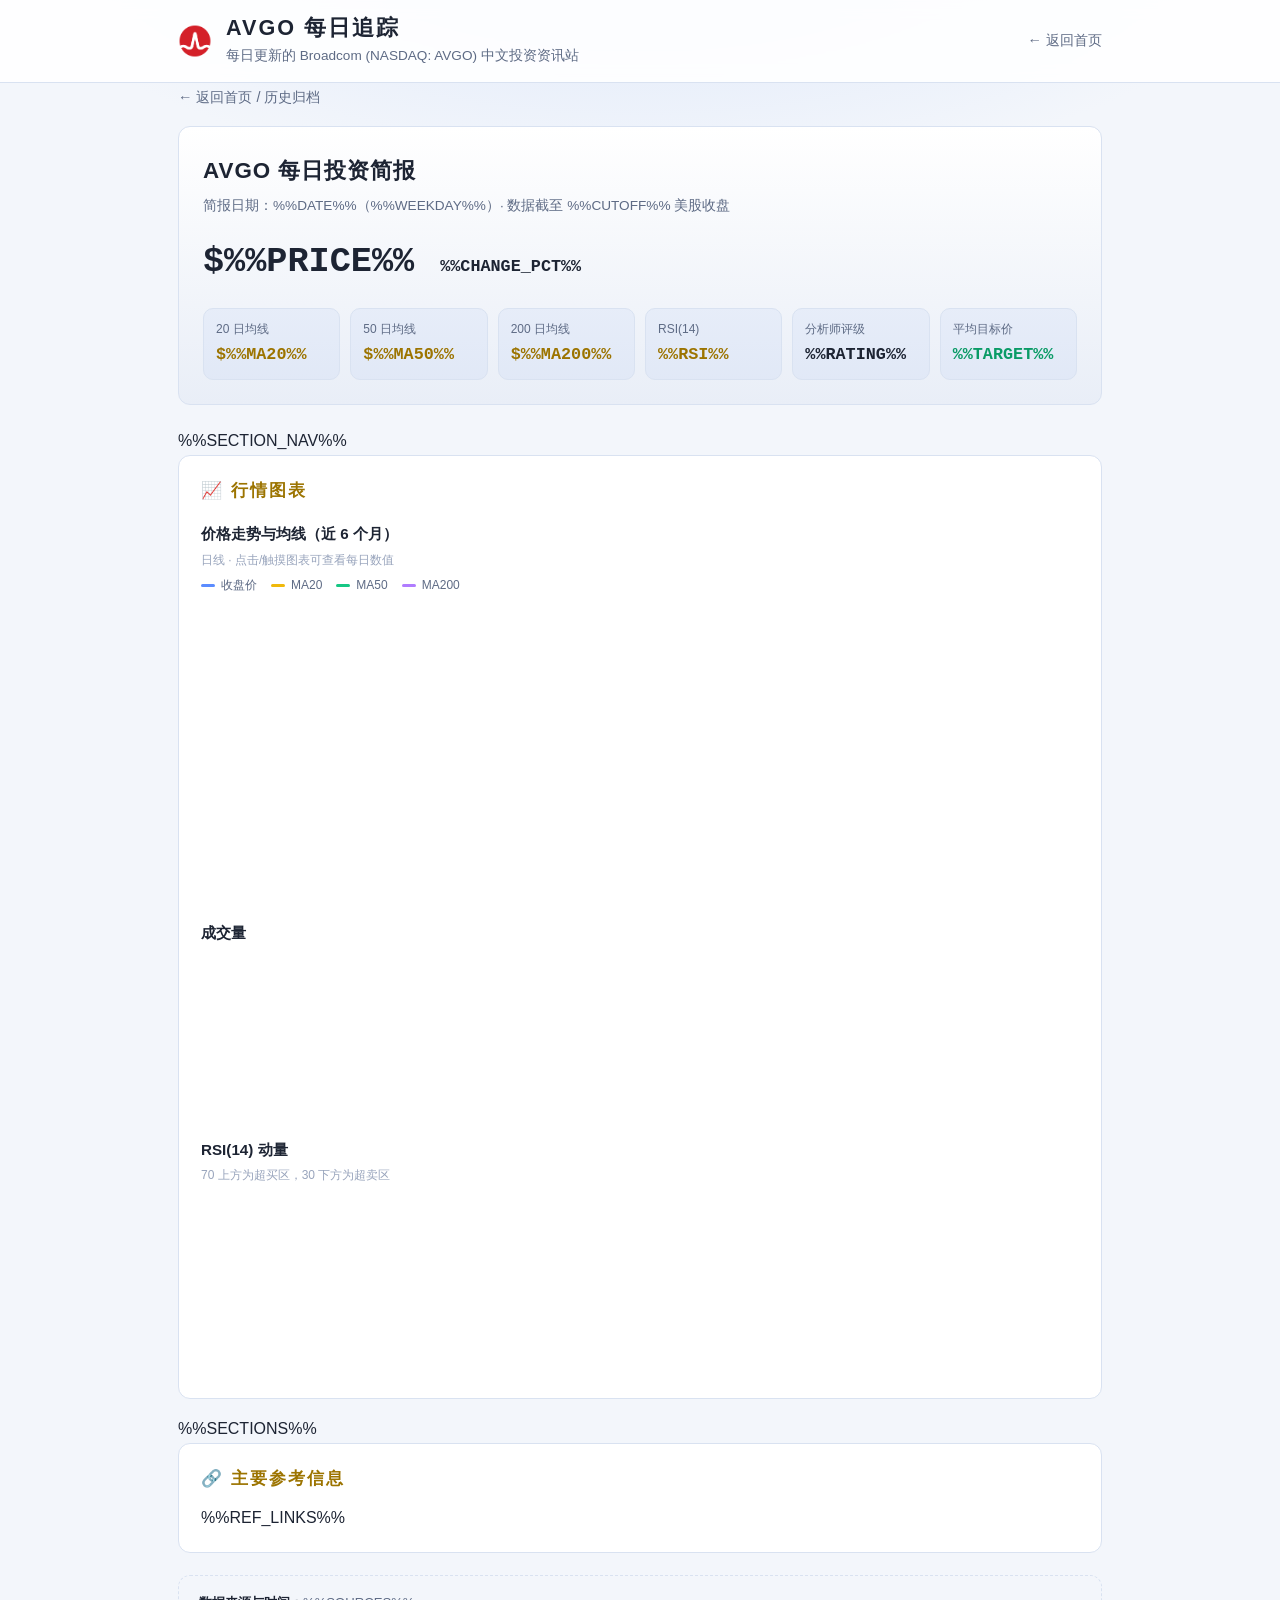
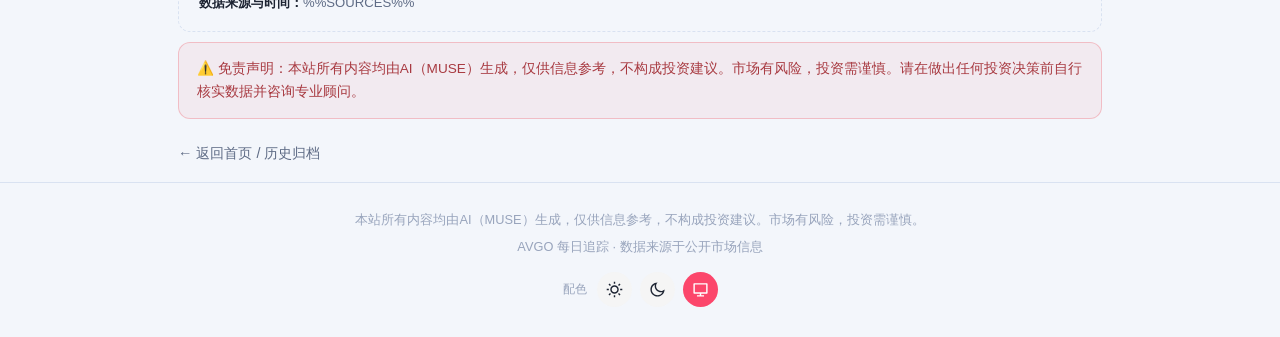
<file: tools/brief_template.html>
<!DOCTYPE html>
<html lang="zh-CN">
<head>
<meta charset="UTF-8">
<meta name="viewport" content="width=device-width, initial-scale=1.0">
<title>AVGO 日报 %%DATE%% | AVGO 每日追踪</title>
<meta name="description" content="Broadcom (AVGO) %%DATE%% 每日投资简报：行情图表、基本面、分析师评级、技术面、社交平台头条。">
<link rel="stylesheet" href="../styles.css">
<script>(function(){try{var m=localStorage.getItem("avgo-theme")||"system";var t=(m==="dark"||m==="light")?m:((window.matchMedia&&window.matchMedia("(prefers-color-scheme: dark)").matches)?"dark":"light");document.documentElement.setAttribute("data-theme",t);document.documentElement.setAttribute("data-theme-mode",m);}catch(e){}})();</script>
</head>
<body>

<header class="site-header">
<div class="wrap">
<div class="brand">
<a class="brand-logo-link" href="https://www.broadcom.com" target="_blank" rel="noopener" aria-label="Broadcom 官网"><img class="brand-logo" src="../assets/broadcom-logo.png" alt="Broadcom"></a>
<div>
<h1>AVGO 每日追踪</h1>
<p class="subtitle">每日更新的 Broadcom (NASDAQ: AVGO) 中文投资资讯站</p>
</div>
</div>
<button class="menu-toggle" type="button" aria-label="打开菜单" aria-expanded="false" aria-controls="site-nav">
<svg class="icon-menu" viewBox="0 0 24 24" fill="none" stroke="currentColor" stroke-width="2" stroke-linecap="round" aria-hidden="true"><path d="M4 7h16M4 12h16M4 17h16"/></svg>
<svg class="icon-close" viewBox="0 0 24 24" fill="none" stroke="currentColor" stroke-width="2" stroke-linecap="round" aria-hidden="true"><path d="M6 6l12 12M18 6L6 18"/></svg>
</button>
<nav class="nav" id="site-nav">
<a href="../index.html">← 返回首页</a>
</nav>
</div>
</header>

<main class="wrap">

<a class="back-link" href="../index.html">← 返回首页 / 历史归档</a>

<div class="brief-hero">
<h2>AVGO 每日投资简报</h2>
<p class="cutoff">简报日期：%%DATE%%（%%WEEKDAY%%）· 数据截至 %%CUTOFF%% 美股收盘</p>
<div class="price-row">
<div class="price num">$%%PRICE%%</div>
<div class="change %%CHANGE_CLASS%%">%%CHANGE_PCT%%</div>
</div>
<div class="stat-grid">
<div class="stat"><div class="label">20 日均线</div><div class="value num neutral">$%%MA20%%</div></div>
<div class="stat"><div class="label">50 日均线</div><div class="value num neutral">$%%MA50%%</div></div>
<div class="stat"><div class="label">200 日均线</div><div class="value num neutral">$%%MA200%%</div></div>
<div class="stat"><div class="label">RSI(14)</div><div class="value num neutral">%%RSI%%</div></div>
<div class="stat"><div class="label">分析师评级</div><div class="value %%RATING_CLASS%%">%%RATING%%</div></div>
<div class="stat"><div class="label">平均目标价</div><div class="value num up">%%TARGET%%</div></div>
</div>
</div>

%%SECTION_NAV%%

<section class="brief-section">
<h3>📈 行情图表</h3>
<div class="chart-block">
<div class="chart-title">价格走势与均线（近 6 个月）</div>
<div class="chart-sub">日线 · 点击/触摸图表可查看每日数值</div>
<div class="chart-legend">
<span><i class="lg" style="background:#5b8cff"></i>收盘价</span>
<span><i class="lg" style="background:#f0b90b"></i>MA20</span>
<span><i class="lg" style="background:#16c784"></i>MA50</span>
<span><i class="lg" style="background:#b07cff"></i>MA200</span>
</div>
<div class="chart-wrap"><canvas class="chart" data-price="avgo-data-%%DATE%%"></canvas></div>
</div>
<div class="chart-block">
<div class="chart-title">成交量</div>
<div class="chart-wrap"><canvas class="chart sm" data-volume="avgo-data-%%DATE%%"></canvas></div>
</div>
<div class="chart-block">
<div class="chart-title">RSI(14) 动量</div>
<div class="chart-sub">70 上方为超买区，30 下方为超卖区</div>
<div class="chart-wrap"><canvas class="chart sm" data-rsi="avgo-data-%%DATE%%"></canvas></div>
</div>
<script type="application/json" id="avgo-data-%%DATE%%">%%CHART_JSON%%</script>
</section>

%%SECTIONS%%

<section class="brief-section">
<h3>🔗 主要参考信息</h3>
<ul class="ref-links">
%%REF_LINKS%%
</ul>
</section>

<div class="sources">
<strong>数据来源与时间：</strong>%%SOURCES%%
</div>

<div class="disclaimer">
⚠️ 免责声明：本站所有内容均由AI（MUSE）生成，仅供信息参考，不构成投资建议。市场有风险，投资需谨慎。请在做出任何投资决策前自行核实数据并咨询专业顾问。
</div>

<a class="back-link" href="../index.html">← 返回首页 / 历史归档</a>

</main>

<footer class="site-footer">
<div class="wrap">
<p>本站所有内容均由AI（MUSE）生成，仅供信息参考，不构成投资建议。市场有风险，投资需谨慎。</p>
<p>AVGO 每日追踪 · 数据来源于公开市场信息</p>
<div class="theme-switch" role="group" aria-label="配色模式">
<span class="theme-label">配色</span>
<button type="button" class="theme-btn theme-btn-icon" data-theme-btn="light" title="浅色" aria-label="浅色"><svg viewBox="0 0 24 24" fill="currentColor" aria-hidden="true"><path d="M12 18C8.68629 18 6 15.3137 6 12C6 8.68629 8.68629 6 12 6C15.3137 6 18 8.68629 18 12C18 15.3137 15.3137 18 12 18ZM12 16C14.2091 16 16 14.2091 16 12C16 9.79086 14.2091 8 12 8C9.79086 8 8 9.79086 8 12C8 14.2091 9.79086 16 12 16ZM11 1H13V4H11V1ZM11 20H13V23H11V20ZM3.51472 4.92893L4.92893 3.51472L7.05025 5.63604L5.63604 7.05025L3.51472 4.92893ZM16.9497 18.364L18.364 16.9497L20.4853 19.0711L19.0711 20.4853L16.9497 18.364ZM19.0711 3.51472L20.4853 4.92893L18.364 7.05025L16.9497 5.63604L19.0711 3.51472ZM5.63604 16.9497L7.05025 18.364L4.92893 20.4853L3.51472 19.0711L5.63604 16.9497ZM23 11V13H20V11H23ZM4 11V13H1V11H4Z"/></svg></button>
<button type="button" class="theme-btn theme-btn-icon" data-theme-btn="dark" title="深色" aria-label="深色"><svg viewBox="0 0 24 24" fill="currentColor" aria-hidden="true"><path d="M10 7C10 10.866 13.134 14 17 14C18.9584 14 20.729 13.1957 21.9995 11.8995C22 11.933 22 11.9665 22 12C22 17.5228 17.5228 22 12 22C6.47715 22 2 17.5228 2 12C2 6.47715 6.47715 2 12 2C12.0335 2 12.067 2 12.1005 2.00049C10.8043 3.27098 10 5.04157 10 7ZM4 12C4 16.4183 7.58172 20 12 20C15.0583 20 17.7158 18.2839 19.062 15.7621C18.3945 15.9187 17.7035 16 17 16C12.0294 16 8 11.9706 8 7C8 6.29648 8.08133 5.60547 8.2379 4.938C5.71611 6.28423 4 8.9417 4 12Z"/></svg></button>
<button type="button" class="theme-btn theme-btn-icon" data-theme-btn="system" title="系统配色" aria-label="系统配色"><svg viewBox="0 0 24 24" fill="currentColor" aria-hidden="true"><path d="M4 16H20V5H4V16ZM13 18V20H17V22H7V20H11V18H2.9918C2.44405 18 2 17.5511 2 16.9925V4.00748C2 3.45107 2.45531 3 2.9918 3H21.0082C21.556 3 22 3.44892 22 4.00748V16.9925C22 17.5489 21.5447 18 21.0082 18H13Z"/></svg></button>
</div>
</div>
</footer>

<script src="../theme.js"></script>
<script src="../menu.js"></script>
<script src="../header-scroll.js"></script>
<script src="../charts.js"></script>
</body>
</html>
</file>
<file: styles.css>
/* AVGO 每日追踪 — 浅色/深色自适应样式表（零依赖）
 * 默认浅色；深色通过 <html data-theme="dark"> 生效；
 * “系统配色”模式由 theme.js 在加载时按 prefers-color-scheme 解析为 light/dark。
 */
:root {
  color-scheme: light;
  --scheme: light;
  --bg: #f3f6fb;
  --bg-soft: #e9eef7;
  --card: #ffffff;
  --card-hover: #eef3fb;
  --border: #d9e2f1;
  --text: #1d2433;
  --muted: #5e6b85;
  --faint: #98a4bc;
  --green: #0a9b66;
  --red: #d3313b;
  --accent: #2f5fe0;
  --gold: #9c7400;
  --list-text: #3a4560;
  --stat-bg: rgba(47, 95, 224, 0.05);
  --tip-bg: rgba(255, 255, 255, 0.97);
  --tip-border: #c7d3e8;
  --header-bg: rgba(255, 255, 255, 0.88);
  --glow: #dbe6fa;
  --disclaimer-text: #a83a41;
  --chart-grid: #e1e8f4;
  --chart-text: #5e6b85;
  --chart-price: #2f5fe0;
  --chart-ma20: #9c7400;
  --chart-ma50: #0a9b66;
  --chart-ma200: #7a5cff;
  --chart-up: #0a9b66;
  --chart-down: #d3313b;
  --chart-last: #1d2433;
  --chart-rsi: #2f5fe0;
  --chart-rsi-hot: #d3313b;
  --chart-rsi-cool: #0a9b66;
  --chart-cross: rgba(29, 36, 51, 0.3);
  --radius: 12px;
  --mono: "SF Mono", "JetBrains Mono", ui-monospace, Menlo, Consolas, monospace;
}

:root[data-theme="dark"] {
  color-scheme: dark;
  --scheme: dark;
  --bg: #0a0e15;
  --bg-soft: #0e1420;
  --card: #121a29;
  --card-hover: #162032;
  --border: #1f2b40;
  --text: #e9eef6;
  --muted: #8b99b0;
  --faint: #5c6a82;
  --green: #16c784;
  --red: #ea3943;
  --accent: #4f7cff;
  --gold: #f0b90b;
  --list-text: #cfd8e6;
  --stat-bg: rgba(255, 255, 255, 0.03);
  --tip-bg: rgba(14, 20, 32, 0.96);
  --tip-border: #2a3a58;
  --header-bg: rgba(10, 14, 21, 0.85);
  --glow: #12203a;
  --disclaimer-text: #d8a0a3;
  --chart-grid: #1c2740;
  --chart-text: #8b99b0;
  --chart-price: #5b8cff;
  --chart-ma20: #f0b90b;
  --chart-ma50: #16c784;
  --chart-ma200: #b07cff;
  --chart-up: #16c784;
  --chart-down: #ea3943;
  --chart-last: #e9eef6;
  --chart-rsi: #5b8cff;
  --chart-rsi-hot: #ea3943;
  --chart-rsi-cool: #16c784;
  --chart-cross: rgba(233, 238, 246, 0.35);
}

* { box-sizing: border-box; margin: 0; padding: 0; }

html { -webkit-text-size-adjust: 100%; }

body {
  background: radial-gradient(1200px 500px at 50% -10%, var(--glow) 0%, var(--bg) 55%) fixed,
              var(--bg);
  color: var(--text);
  font-family: -apple-system, BlinkMacSystemFont, "PingFang SC", "Hiragino Sans GB",
               "Microsoft YaHei", "Noto Sans SC", sans-serif;
  line-height: 1.75;
  min-height: 100vh;
}

.wrap { max-width: 960px; margin: 0 auto; padding: 0 18px; }

a { color: var(--accent); text-decoration: none; }
a:hover { text-decoration: underline; }

/* ---------- 头部 ---------- */
.site-header {
  border-bottom: 1px solid var(--border);
  background: var(--header-bg);
  backdrop-filter: blur(8px);
  position: sticky; top: 0; z-index: 10;
  transition: transform 0.28s ease;
}
/* 往下滚动时隐藏顶栏（JS 切换），往上滚自动回来 */
.site-header.header-hidden { transform: translateY(-100%); }
.site-header .wrap {
  display: flex; align-items: center; justify-content: space-between;
  padding-top: 14px; padding-bottom: 14px; gap: 12px;
}
.brand { display: flex; align-items: center; gap: 14px; }
/* 博通官方标识（broadcom.com）：红色脉冲 symbol，透明底，深浅主题通用 */
.brand-logo-link { display: inline-flex; line-height: 0; flex: 0 0 auto; }
.brand-logo { height: 34px; width: auto; display: block; }
.brand h1 { font-size: 1.35rem; line-height: 1.3; letter-spacing: 2px; }
.subtitle { color: var(--muted); font-size: 0.85rem; margin-top: 2px; }
.nav { display: flex; gap: 18px; font-size: 0.9rem; white-space: nowrap; }
.nav a { color: var(--muted); }
.nav a:hover { color: var(--text); text-decoration: none; }

/* 汉堡菜单按钮：桌面端隐藏 */
.menu-toggle { display: none; }

/* ---------- 通用区块 ---------- */
main { padding: 26px 0 40px; }
section { margin-bottom: 36px; }
.section-head {
  display: flex; align-items: center; justify-content: space-between;
  gap: 12px; margin-bottom: 14px; flex-wrap: wrap;
}
.section-head h2 {
  font-size: 1.15rem; letter-spacing: 3px;
  border-left: 4px solid var(--accent); padding-left: 10px;
}
.date-tag {
  font-size: 0.8rem; color: var(--muted);
  border: 1px solid var(--border); border-radius: 999px;
  padding: 4px 12px; background: var(--bg-soft);
}

/* ---------- 最新一期卡片 ---------- */
.brief-card {
  background: linear-gradient(180deg, var(--card), var(--bg-soft));
  border: 1px solid var(--border); border-radius: var(--radius);
  padding: 22px;
}
.brief-card.featured { box-shadow: 0 12px 40px rgba(0, 0, 0, 0.45); }
.price-row { display: flex; align-items: baseline; gap: 14px; margin-bottom: 10px; }
.price { font-family: var(--mono); font-size: 2.2rem; font-weight: 800; }
.change {
  font-family: var(--mono); font-weight: 700; font-size: 1.05rem;
  padding: 3px 12px; border-radius: 8px;
}
.change.up { color: var(--green); background: rgba(22, 199, 132, 0.12); }
.change.down { color: var(--red); background: rgba(234, 57, 67, 0.12); }
.key-points { list-style: none; margin: 12px 0 18px; }
.key-points li {
  padding: 7px 0 7px 22px; position: relative;
  color: var(--list-text); font-size: 0.95rem; border-bottom: 1px dashed var(--border);
}
.key-points li:last-child { border-bottom: none; }
.key-points li::before {
  content: "▸"; position: absolute; left: 4px; color: var(--accent);
}
.btn {
  display: inline-block; background: var(--accent); color: #fff;
  padding: 10px 22px; border-radius: 10px; font-weight: 600;
  transition: transform 0.15s ease, box-shadow 0.15s ease;
}
.btn:hover { text-decoration: none; transform: translateY(-1px);
  box-shadow: 0 6px 20px rgba(79, 124, 255, 0.4); }

/* ---------- 归档 ---------- */
.filter-row { display: flex; gap: 10px; align-items: center; }
#archive-filter {
  background: var(--bg-soft); color: var(--text);
  border: 1px solid var(--border); border-radius: 8px;
  padding: 8px 12px; font-size: 0.9rem;
}
#archive-filter::placeholder { color: var(--muted); }
#archive-clear {
  background: transparent; color: var(--muted); cursor: pointer;
  border: 1px solid var(--border); border-radius: 8px; padding: 8px 14px;
  font-size: 0.9rem;
}
#archive-clear:hover { color: var(--text); border-color: var(--faint); }
.archive-list { display: grid; gap: 12px; }
.archive-card {
  display: flex; align-items: center; gap: 14px;
  background: var(--card); border: 1px solid var(--border);
  border-radius: var(--radius); padding: 16px 18px; color: var(--text);
  transition: background 0.15s ease, transform 0.15s ease;
}
.archive-card:hover { background: var(--card-hover); text-decoration: none;
  transform: translateY(-1px); }
.archive-date {
  font-family: var(--mono); font-size: 0.85rem; color: var(--gold);
  border: 1px solid rgba(240, 185, 11, 0.35); border-radius: 8px;
  padding: 4px 10px; white-space: nowrap; background: rgba(240, 185, 11, 0.07);
}
.archive-title { flex: 1; font-size: 0.95rem; color: var(--list-text); }
.archive-arrow { color: var(--faint); font-size: 1.2rem; }
.empty { color: var(--muted); text-align: center; padding: 30px 0; }

/* ---------- 日报正文页 ---------- */
.back-link { display: inline-block; margin-bottom: 16px; color: var(--muted);
  font-size: 0.9rem; }
.back-link:hover { color: var(--text); text-decoration: none; }
.brief-hero {
  background: linear-gradient(180deg, var(--card), var(--bg-soft));
  border: 1px solid var(--border); border-radius: var(--radius);
  padding: 24px; margin-bottom: 22px;
}
.brief-hero h2 { font-size: 1.4rem; letter-spacing: 1px; margin-bottom: 4px; }
.brief-hero .cutoff { color: var(--muted); font-size: 0.85rem; margin-bottom: 14px; }
.stat-grid {
  display: grid; grid-template-columns: repeat(auto-fit, minmax(130px, 1fr));
  gap: 10px; margin-top: 14px;
}
.stat {
  background: var(--stat-bg); border: 1px solid var(--border);
  border-radius: 10px; padding: 10px 12px;
}
.stat .label { font-size: 0.75rem; color: var(--muted); }
.stat .value { font-family: var(--mono); font-size: 1.05rem; font-weight: 700; }
.stat .value.up { color: var(--green); }
.stat .value.down { color: var(--red); }
.stat .value.neutral { color: var(--gold); }

.brief-section {
  background: var(--card); border: 1px solid var(--border);
  border-radius: var(--radius); padding: 20px 22px; margin-bottom: 16px;
}
.brief-section h3 {
  font-size: 1.05rem; letter-spacing: 2px; margin-bottom: 10px;
  color: var(--gold);
}
.brief-section ul { list-style: none; }
.brief-section li {
  padding: 6px 0 6px 20px; position: relative;
  color: var(--list-text); font-size: 0.94rem;
}
.brief-section li::before { content: "•"; position: absolute; left: 4px;
  color: var(--accent); font-weight: 800; }
.brief-section li .src { color: var(--faint); font-size: 0.78rem; }
.num { font-family: var(--mono); }
.tag {
  display: inline-block; font-size: 0.75rem; padding: 1px 8px; border-radius: 6px;
  margin-left: 6px; vertical-align: middle;
}
.tag.bull { color: var(--green); background: rgba(22, 199, 132, 0.12); }
.tag.bear { color: var(--red); background: rgba(234, 57, 67, 0.12); }
.tag.flat { color: var(--gold); background: rgba(240, 185, 11, 0.1); }

/* 栏目锚点导航（修6） */
.section-nav {
  display: flex; flex-wrap: wrap; gap: 8px; margin: 4px 0 18px;
}
.section-nav a {
  font-size: 0.82rem; color: var(--muted); text-decoration: none;
  border: 1px solid var(--border); border-radius: 999px; padding: 4px 14px;
  background: var(--card); transition: color .15s, border-color .15s;
}
.section-nav a:hover { color: var(--accent); border-color: var(--accent); }

/* 折叠补充区（修4 分析师其他口径 / 修5 社交更多平台） */
.brief-section details.more {
  margin-top: 10px; border-top: 1px dashed var(--border); padding-top: 8px;
}
.brief-section details.more summary {
  cursor: pointer; font-size: 0.85rem; color: var(--accent);
  list-style: none; display: inline-block; padding: 2px 0;
}
.brief-section details.more summary::-webkit-details-marker { display: none; }
.brief-section details.more summary::before { content: "▸ "; }
.brief-section details.more[open] summary::before { content: "▾ "; }
.brief-section details.more ul { margin-top: 6px; }

.sources {
  border: 1px dashed var(--border); border-radius: var(--radius);
  padding: 16px 20px; margin: 22px 0 10px; font-size: 0.82rem; color: var(--muted);
}
.sources strong { color: var(--text); }
.disclaimer {
  background: rgba(234, 57, 67, 0.06); border: 1px solid rgba(234, 57, 67, 0.25);
  border-radius: var(--radius); padding: 14px 18px;
  font-size: 0.85rem; color: var(--disclaimer-text); margin-bottom: 20px;
}

/* ---------- 图表 ---------- */
.chart-block { margin: 4px 0 18px; }
.chart-title { font-size: 0.95rem; font-weight: 600; color: var(--text); margin: 16px 0 2px; }
.chart-sub { font-size: 0.75rem; color: var(--faint); margin-bottom: 4px; }
.chart-legend {
  display: flex; gap: 14px; flex-wrap: wrap;
  font-size: 0.75rem; color: var(--muted); margin: 2px 0 6px;
}
.chart-legend .lg {
  display: inline-block; width: 14px; height: 3px; border-radius: 2px;
  margin-right: 6px; vertical-align: middle;
}
.chart-wrap { position: relative; }
canvas.chart { width: 100%; height: 300px; display: block; touch-action: pan-y; cursor: crosshair; }
canvas.chart.sm { height: 170px; }
canvas.sparkline { width: 100%; height: 54px; display: block; }
.spark-wrap { margin: 2px 0 10px; }
.chart-tip {
  position: absolute; pointer-events: none; z-index: 5;
  background: var(--tip-bg); border: 1px solid var(--tip-border);
  border-radius: 8px; padding: 8px 11px;
  font-size: 0.75rem; line-height: 1.6; color: var(--text);
  white-space: nowrap; box-shadow: 0 6px 20px rgba(0, 0, 0, 0.5);
}
.chart-tip .tt-date { color: var(--gold); font-family: var(--mono); font-size: 0.72rem; }
.chart-tip b { font-family: var(--mono); }
.chart-tip .t-up { color: var(--green); font-family: var(--mono); }
.chart-tip .t-down { color: var(--red); font-family: var(--mono); }

/* ---------- 页脚 ---------- */
.site-footer {
  border-top: 1px solid var(--border); padding: 22px 0 30px;
  color: var(--faint); font-size: 0.8rem; text-align: center;
}
.site-footer p { margin: 4px 0; }

/* ---------- 配色开关（OpenRin Rin 按钮风格：胶囊形；选中=主题粉，未选中=中性灰） ---------- */
:root {
  --rin-pink: #fc466b;         /* Rin 主按钮 252 70 107 */
  --rin-pink-hover: #b13049;   /* 177 48 73 */
  --rin-pink-active: #972038;  /* 151 32 56 */
  --rin-btn-bg: #f5f5f5;       /* Rin 次按钮底色（浅色） */
  --rin-btn-hover: #e5e5e5;
  --rin-btn-active: #d4d4d4;
}
:root[data-theme="dark"] {
  --rin-btn-bg: #404040;       /* Rin 次按钮底色（深色） */
  --rin-btn-hover: #525252;
  --rin-btn-active: #737373;
}
.theme-switch {
  display: flex; align-items: center; justify-content: center;
  gap: 8px; margin-top: 14px; flex-wrap: wrap;
}
.theme-label { color: var(--faint); font-size: 0.78rem; margin-right: 2px; }
.theme-btn {
  font-family: inherit; font-size: 0.8rem; white-space: nowrap;
  background: var(--rin-btn-bg); color: var(--text);
  border: none; border-radius: 999px;
  padding: 8px 16px; cursor: pointer;
  transition: background-color 0.15s ease;
}
.theme-btn:hover { background: var(--rin-btn-hover); }
.theme-btn:active { background: var(--rin-btn-active); }
.theme-btn:focus-visible { outline: 2px solid var(--rin-pink); outline-offset: 2px; }
.theme-btn.active {
  background: var(--rin-pink); color: #fff; font-weight: 600;
}
.theme-btn.active:hover { background: var(--rin-pink-hover); }
.theme-btn.active:active { background: var(--rin-pink-active); }
/* 图标版按钮：圆形胶囊，图标随按钮文字颜色（currentColor） */
.theme-btn-icon { padding: 9px; line-height: 0; }
.theme-btn-icon svg { width: 17px; height: 17px; display: block; }

/* ---------- 响应式 ---------- */
@media (max-width: 640px) {
  /* 顶栏：小屏幕第一行只放品牌 + 汉堡按钮，导航折叠为下拉菜单 */
  .site-header .wrap { flex-wrap: wrap; row-gap: 0; padding-top: 10px; padding-bottom: 10px; }
  .brand { gap: 10px; min-width: 0; flex: 1 1 auto; }
  .brand-logo { height: 30px; }
  .brand h1 { font-size: 1.05rem; letter-spacing: 1px; white-space: nowrap; }
  .subtitle { display: none; }
  .menu-toggle {
    display: inline-flex; align-items: center; justify-content: center; flex: 0 0 auto;
    width: 38px; height: 38px; border: 1px solid var(--border); border-radius: 10px;
    background: var(--card); color: var(--text); cursor: pointer; padding: 0;
  }
  .menu-toggle:active { background: var(--card-hover); }
  .menu-toggle svg { width: 20px; height: 20px; display: block; }
  .menu-toggle .icon-close { display: none; }
  .site-header.nav-open .menu-toggle .icon-menu { display: none; }
  .site-header.nav-open .menu-toggle .icon-close { display: block; }
  .nav {
    display: none; flex: 1 1 100%; flex-direction: column; gap: 0;
    border-top: 1px solid var(--border); margin-top: 10px; padding-top: 4px;
  }
  .site-header.nav-open .nav { display: flex; }
  .nav a { padding: 10px 4px; border-bottom: 1px solid var(--border); font-size: 0.9rem; }
  .nav a:last-child { border-bottom: none; }
  .price { font-size: 1.8rem; }
  .brief-card, .brief-section, .brief-hero { padding: 16px; }
  .archive-card { flex-wrap: wrap; }
  .archive-arrow { display: none; }
  .section-head h2 { font-size: 1rem; }
  canvas.chart { height: 240px; }
  canvas.chart.sm { height: 150px; }
}

/* ═══ 深度文章页：数据表格 ═══ */
.data-table-wrap { overflow-x: auto; margin: 0.9em 0 1.2em; border: 1px solid var(--border); border-radius: 10px; }
table.data-table { width: 100%; border-collapse: collapse; font-size: 0.88rem; background: var(--card); }
.data-table caption { text-align: left; font-weight: 700; padding: 0.7em 0.9em; border-bottom: 1px solid var(--border); }
.data-table th, .data-table td { padding: 0.55em 0.8em; text-align: right; border-bottom: 1px solid var(--border); white-space: nowrap; }
.data-table th:first-child, .data-table td:first-child { text-align: left; }
.data-table thead th { background: var(--card-hover); font-weight: 700; }
.data-table tbody tr:last-child th, .data-table tbody tr:last-child td { border-bottom: none; }
.data-table .src-note { font-size: 0.78rem; opacity: 0.75; }

/* 内联数据图表（迁移自原文 SVG） */
.chart-figure { border: 1px solid var(--border); border-radius: 10px; padding: 14px; margin: 0.9em 0 1.2em; background: var(--card); }
.chart-figure .fig-title { font-size: 14px; font-weight: 700; }
.chart-figure .fig-sub { font-size: 12px; opacity: 0.7; margin: 2px 0 8px; }
.chart-figure .fig-legend { display: flex; flex-wrap: wrap; gap: 4px 12px; font-size: 12px; opacity: 0.85; margin-bottom: 8px; }
.chart-figure .fig-legend .sw { display: inline-block; width: 10px; height: 10px; border-radius: 2px; margin-right: 4px; }
.chart-figure svg { width: 100%; height: auto; display: block; }
.chart-figure.narrow svg { max-width: 340px; margin: 0 auto; }

/* Muse 观点标注 */
.muse-note { border-left: 3px solid var(--rin-pink); padding: 0.5em 0.9em; margin: 0.7em 0; background: var(--card-hover); border-radius: 0 8px 8px 0; font-size: 0.92rem; }
.muse-note strong { color: var(--rin-pink); }
.article-meta { color: var(--muted, #8a94a6); font-size: 0.85rem; margin-top: 0.4em; }
.article-meta a { color: inherit; }
.qa { border-left: 3px solid var(--border); padding: 0.2em 0 0.2em 1em; margin: 1em 0; }
.qa .q { font-weight: 700; }
.qa .a { margin-top: 0.3em; }
.tag-warn { display: inline-block; background: #fff3cd; color: #8a6d1a; border-radius: 6px; padding: 0 0.5em; font-size: 0.82em; font-weight: 700; }
:root[data-theme="dark"] .tag-warn { background: #4a3d12; color: #ffd97a; }
</file>
